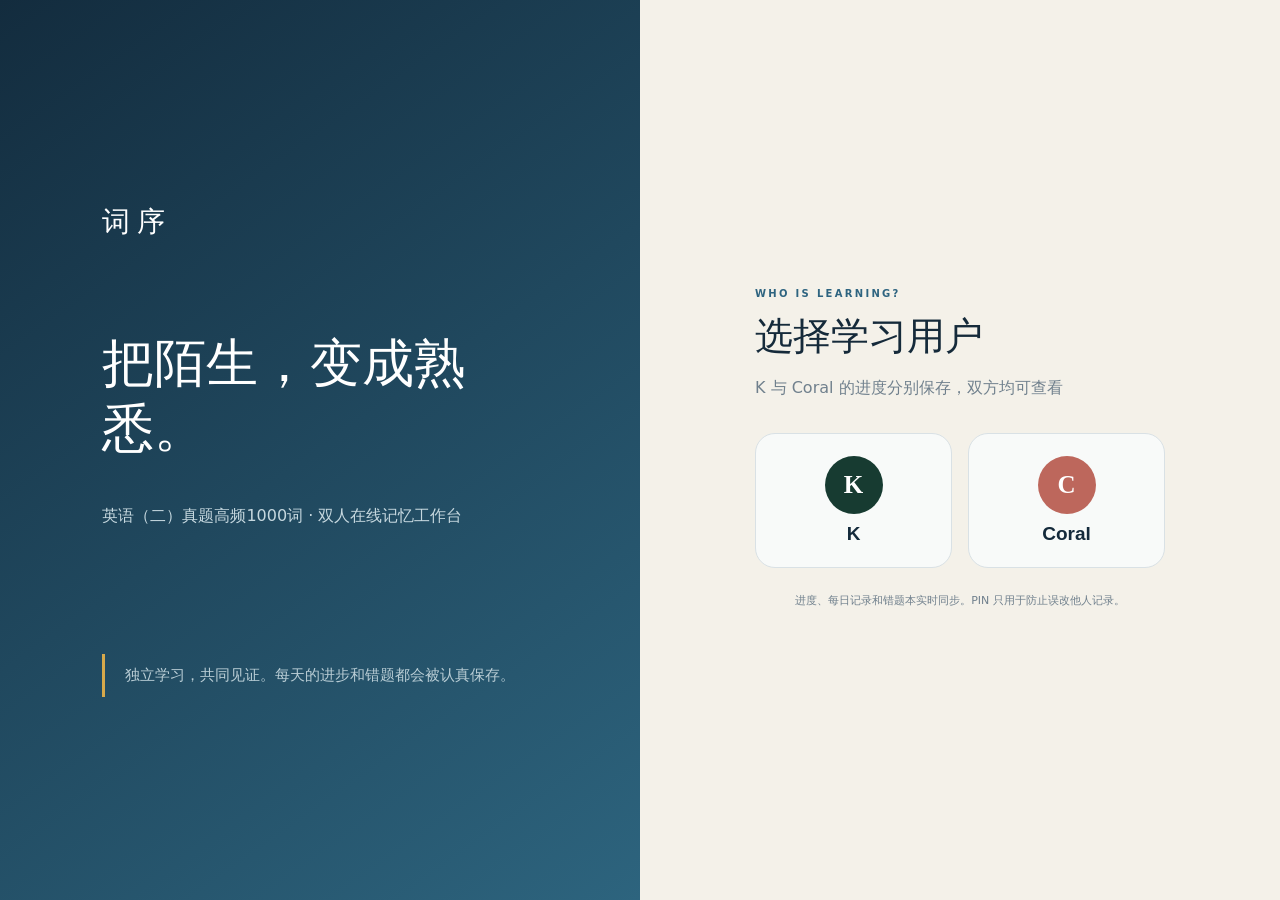
<file: index.html>
<!doctype html>
<html lang="zh-CN">
<head>
  <meta charset="UTF-8" />
  <meta name="viewport" content="width=device-width, initial-scale=1.0" />
  <meta name="theme-color" content="#142a3b" />
  <title>词序 · 英语二1000词工作台</title>
  <style>
:root{--ink:#152a3a;--muted:#70808d;--paper:#f4f1e9;--card:#fffdf8;--blue:#2e6480;--sky:#dcebf0;--gold:#d7a94b;--red:#bc665c;--green:#4f8a72;--line:#d7d9d3;--shadow:0 18px 55px rgba(21,42,58,.09)}
*{box-sizing:border-box}body{margin:0;background:var(--paper);color:var(--ink);font-family:Inter,"PingFang SC","Noto Sans SC",system-ui,sans-serif}.shell{display:grid;grid-template-columns:245px 1fr;min-height:100vh}.sidebar{position:sticky;top:0;height:100vh;background:#142a3b;color:#eef5f6;padding:34px 22px;display:flex;flex-direction:column}.brand{display:flex;align-items:center;gap:12px;margin-bottom:46px}.brand-mark{display:grid;place-items:center;width:40px;height:40px;border:1px solid #7494a5;border-radius:50%;font-family:serif;font-size:20px}.brand strong{display:block;font-family:serif;font-size:22px;letter-spacing:.15em}.brand small{color:#9cb1bd}nav{display:grid;gap:8px}nav button{border:0;background:transparent;color:#b9c9d1;text-align:left;padding:12px 15px;border-radius:10px;font-size:14px;cursor:pointer}nav button:hover,nav button.active{color:white;background:#26475c}.sidebar-foot{margin-top:auto;color:#90a7b4;font-size:11px}.sidebar-foot span{display:inline-block;width:7px;height:7px;background:#67b591;border-radius:50%;margin-right:8px}main{padding:42px 5vw 70px;max-width:1500px;width:100%}header{display:flex;justify-content:space-between;align-items:flex-end;margin-bottom:34px;border-bottom:1px solid var(--line);padding-bottom:22px}#eyebrow{font-size:10px;letter-spacing:.23em;color:var(--blue);font-weight:700;margin:0 0 7px}h1{font-family:"Songti SC",serif;font-weight:500;font-size:32px;margin:0}.date{font-family:serif;color:var(--muted)}.grid{display:grid;gap:18px}.stats{grid-template-columns:repeat(4,1fr)}.card{background:var(--card);border:1px solid rgba(21,42,58,.08);border-radius:17px;padding:24px;box-shadow:var(--shadow)}.stat-label{font-size:12px;color:var(--muted)}.stat-num{font:38px/1.2 Georgia,serif;margin:10px 0 4px}.stat-note{font-size:11px;color:var(--muted)}.progress{height:8px;background:#e6e4de;border-radius:99px;overflow:hidden}.progress i{display:block;height:100%;background:var(--blue);border-radius:inherit}.section-title{display:flex;justify-content:space-between;align-items:center;margin:28px 0 13px}.section-title h2{font-family:serif;font-size:20px;font-weight:500;margin:0}.btn{border:0;border-radius:10px;padding:11px 17px;font-weight:650;cursor:pointer}.primary{background:var(--ink);color:white}.secondary{background:var(--sky);color:var(--ink)}.ghost{background:transparent;border:1px solid var(--line);color:var(--ink)}.danger{background:#f5e3df;color:#8a4037}.hero{display:grid;grid-template-columns:1.45fr .8fr;gap:20px}.hero-main{background:linear-gradient(135deg,#163248,#2e6480);color:white}.hero-main p{color:#c2d5de;max-width:600px;line-height:1.75}.hero-main .btn{background:#f4ead4;color:#193044}.today-plan{display:flex;justify-content:space-between;align-items:center}.ring{width:120px;height:120px;border-radius:50%;display:grid;place-items:center;background:conic-gradient(var(--gold) var(--pct),#e8e3d8 0);position:relative}.ring:after{content:"";position:absolute;width:91px;height:91px;background:var(--card);border-radius:50%}.ring strong{z-index:1;font:24px Georgia,serif}.study{max-width:760px;margin:0 auto}.study-meta{display:flex;justify-content:space-between;color:var(--muted);font-size:12px;margin-bottom:12px}.word-card{min-height:390px;display:flex;flex-direction:column;align-items:center;justify-content:center;text-align:center;padding:45px}.word{font:54px Georgia,serif;letter-spacing:.015em}.pos{margin-top:9px;color:var(--blue);font-style:italic}.meaning{font-size:22px;line-height:1.7;max-width:610px}.masked{filter:blur(8px);user-select:none}.hint{margin-top:28px;color:var(--muted);font-size:12px}.actions{display:grid;grid-template-columns:1fr 1fr;gap:12px;margin-top:15px}.actions .btn{min-height:52px}.sure{background:var(--green);color:white}.unsure{background:var(--red);color:white}.options{display:grid;gap:12px;margin-top:25px;width:100%}.option{text-align:left;background:white;border:1px solid var(--line);padding:16px 18px;border-radius:12px;cursor:pointer;line-height:1.5}.option:hover{border-color:var(--blue);background:#f2f8fa}.option.correct{background:#e1f0e8;border-color:var(--green)}.option.wrong{background:#f5dfdc;border-color:var(--red)}.context{font:20px/1.8 Georgia,"Songti SC",serif;max-width:680px}.context b{color:var(--blue)}.mode-tabs{display:flex;gap:8px;flex-wrap:wrap;margin-bottom:15px}.mode-tabs button{border:1px solid var(--line);background:transparent;padding:8px 12px;border-radius:99px;cursor:pointer}.mode-tabs button.active{background:var(--ink);color:white}.table-wrap{overflow:auto;background:var(--card);border-radius:15px;border:1px solid var(--line)}table{border-collapse:collapse;width:100%;font-size:13px}th,td{padding:13px 15px;border-bottom:1px solid #e5e5df;text-align:left}th{position:sticky;top:0;background:#e8eff1;color:#365367}.tag{display:inline-block;border-radius:99px;padding:4px 9px;background:#e8eceb;font-size:11px}.tag.mastered{background:#dcece5;color:#2f7058}.tag.learning{background:#f2e7cc;color:#866524}.toolbar{display:flex;gap:10px;margin-bottom:15px}.toolbar input,.field{border:1px solid var(--line);border-radius:10px;background:white;padding:11px 13px;font:inherit}.toolbar input{flex:1}.empty{text-align:center;padding:70px 25px}.empty h2{font-family:serif;font-weight:500}.settings{max-width:760px}.setting-row{display:flex;justify-content:space-between;align-items:center;padding:19px 0;border-bottom:1px solid var(--line)}.setting-row p{margin:5px 0;color:var(--muted);font-size:12px}.modal-note{background:#fff6de;border-left:4px solid var(--gold);padding:14px 16px;line-height:1.6}.streak{display:flex;gap:8px}.daydot{width:30px;text-align:center;font-size:10px;color:var(--muted)}.daydot i{display:block;width:24px;height:24px;margin:0 auto 5px;border-radius:50%;background:#e4e2db}.daydot.done i{background:var(--green)}#toast{position:fixed;right:28px;bottom:28px;background:#142a3b;color:white;padding:12px 18px;border-radius:10px;opacity:0;transform:translateY(12px);transition:.25s;pointer-events:none}#toast.show{opacity:1;transform:none}
@media(max-width:900px){.shell{grid-template-columns:1fr}.sidebar{position:static;height:auto;padding:18px}.brand{margin:0 0 12px}.sidebar nav{grid-template-columns:repeat(3,1fr)}.sidebar-foot{display:none}main{padding:25px 18px}.stats{grid-template-columns:1fr 1fr}.hero{grid-template-columns:1fr}.word{font-size:42px}}
@media(max-width:540px){.sidebar nav{grid-template-columns:1fr 1fr}.stats{grid-template-columns:1fr}.actions{grid-template-columns:1fr}.word-card{min-height:350px;padding:28px 20px}header{align-items:flex-start}.date{font-size:12px}.today-plan{align-items:flex-start}.ring{width:92px;height:92px}.ring:after{width:70px;height:70px}}
.auth-screen{position:fixed;inset:0;z-index:50;background:#f4f1e9;display:grid;grid-template-columns:1fr 1fr}.auth-screen.hidden{display:none}.auth-art{background:linear-gradient(145deg,#132c3e,#2d647e);color:white;padding:10vh 8vw;display:flex;flex-direction:column;justify-content:center}.auth-logo{font:28px serif;letter-spacing:.25em;margin-bottom:10vh}.auth-art h2{font:52px/1.25 "Songti SC",serif;font-weight:400;margin:0 0 25px}.auth-art>p{color:#c6d8df;font-size:16px;line-height:1.8;max-width:520px}.auth-quote{margin-top:12vh;border-left:3px solid var(--gold);padding:8px 0 8px 20px;color:#b9cdd5;font:15px/1.8 serif;max-width:470px}.auth-panel{display:grid;place-items:center;padding:35px}.auth-box{width:min(410px,100%)}.auth-box .mini{font-size:10px;letter-spacing:.23em;color:var(--blue);font-weight:700}.auth-box h1{font-size:38px;margin:12px 0 8px}.auth-sub{color:var(--muted);margin-bottom:34px}.auth-box label{display:block;font-size:12px;font-weight:700;margin:18px 0}.auth-box input{display:block;width:100%;margin-top:8px;border:1px solid var(--line);background:white;border-radius:11px;padding:14px;font:inherit}.auth-submit{width:100%;margin-top:13px}.auth-switch{width:100%;border:0;background:transparent;color:var(--blue);padding:17px;cursor:pointer}.privacy{font-size:11px;color:var(--muted);line-height:1.7;text-align:center;margin-top:18px}#authError{min-height:20px;color:#a24740;font-size:12px}.userline{display:flex;justify-content:space-between;align-items:center;margin-bottom:12px;color:white}.userline button{border:0;background:transparent;color:#9fb5c0;cursor:pointer;font-size:11px}@media(max-width:760px){.auth-screen{grid-template-columns:1fr}.auth-art{display:none}.auth-panel{padding:24px}.auth-box h1{font-size:32px}}

.profile-list{display:grid;grid-template-columns:1fr 1fr;gap:16px;margin:24px 0}.profile-card{border:1px solid #d9e1e5;background:#f8faf9;border-radius:20px;padding:22px;display:flex;flex-direction:column;align-items:center;gap:9px;cursor:pointer;color:#142a3b}.profile-card.selected{border:2px solid #315f50;background:#edf5f1}.profile-card span{width:58px;height:58px;border-radius:50%;display:grid;place-items:center;background:#173b31;color:#fff;font:600 25px Georgia}.profile-card.coral span{background:#bd675c}.profile-card b{font-size:19px}.pin-area{margin-top:18px}.pin-area.hidden{display:none}.pin-area input{margin-top:8px;text-align:center;letter-spacing:8px;font-size:22px}.compare-grid{display:grid;grid-template-columns:1fr 1fr;gap:18px}.compare-card h2{display:flex;justify-content:space-between}.compare-k{border-top:4px solid #315f50}.compare-coral{border-top:4px solid #bd675c}.mini-stats{display:grid;grid-template-columns:repeat(3,1fr);gap:8px;margin:18px 0}.mini-stats div{background:#f5f7f6;border-radius:12px;padding:12px}.mini-stats b{display:block;font-size:24px}.history-table{overflow:auto}.empty-dash{color:#7a868b;padding:18px 0}.profile-tabs{display:flex;gap:8px;margin-bottom:16px}.profile-tabs button.active{background:#173b31;color:#fff}.sync-note{font-size:12px;color:#758087}@media(max-width:700px){.compare-grid{grid-template-columns:1fr}.profile-list{grid-template-columns:1fr 1fr}.mini-stats b{font-size:20px}}

</style>
</head>
<body>
  <section id="auth" class="auth-screen">
    <div class="auth-art"><div class="auth-logo">词序</div><h2>把陌生，变成熟悉。</h2><p>英语（二）真题高频1000词 · 双人在线记忆工作台</p><div class="auth-quote">独立学习，共同见证。每天的进步和错题都会被认真保存。</div></div>
    <div class="auth-panel"><div class="auth-box">
      <p class="mini">WHO IS LEARNING?</p><h1>选择学习用户</h1><p class="auth-sub">K 与 Coral 的进度分别保存，双方均可查看</p>
      <div class="profile-list"><button class="profile-card" data-profile="K"><span>K</span><b>K</b></button><button class="profile-card coral" data-profile="Coral"><span>C</span><b>Coral</b></button></div>
      <div id="pinArea" class="pin-area hidden"><label>请输入 <b id="pinName"></b> 的四位 PIN<input id="pinInput" type="password" inputmode="numeric" maxlength="4" placeholder="••••"></label><div id="authError"></div><button class="btn primary auth-submit" id="profileEnter">进入我的工作台</button></div>
      <p class="privacy">进度、每日记录和错题本实时同步。PIN 只用于防止误改他人记录。</p>
    </div></div>
  </section>
  <div class="shell">
    <aside class="sidebar">
      <div class="brand"><span class="brand-mark">序</span><div><strong>词序</strong><small>英语二 · 1000词</small></div></div>
      <nav id="nav">
        <button data-view="dashboard" class="active">我的总览</button>
        <button data-view="shared">双人进度</button>
        <button data-view="screening">第一轮筛查</button>
        <button data-view="daily">今日学习</button>
        <button data-view="review">复习队列</button>
        <button data-view="finaltest">第三阶段</button>
        <button data-view="wrongbook">双人错题本</button>
        <button data-view="library">全部单词</button>
        <button data-view="settings">设置与备份</button>
      </nav>
      <div class="sidebar-foot"><div class="userline"><b id="currentUser"></b><button id="logoutBtn">退出</button></div><span id="saveDot"></span>学习记录已同步到云端</div>
    </aside>
    <main>
      <header><div><p id="eyebrow">LEARNING DESK</p><h1 id="pageTitle">学习总览</h1></div><div class="date" id="today"></div></header>
      <section id="app" aria-live="polite"></section>
    </main>
  </div>
  <div id="toast"></div>
  <script>
(()=>{
 const nativeFetch=window.fetch.bind(window),BASE='https://mgihjvhpyfuuoyvxgnxd.supabase.co',KEY='sb_publishable_Lk8Yo4OcaGsrSlfJ_bUFWA_UIj1b2Ah',SESSION='cixu_online_session_v1';
 const headers=(extra={})=>({'apikey':KEY,'Authorization':'Bearer '+KEY,'Content-Type':'application/json',...extra});
 const response=(status,data)=>Promise.resolve(new Response(JSON.stringify(data),{status,headers:{'Content-Type':'application/json'}}));
 const cloud=async(name,body={})=>nativeFetch(BASE+'/rest/v1/rpc/'+name,{method:'POST',headers:headers(),body:JSON.stringify(body)});
 const current=()=>{try{return JSON.parse(sessionStorage.getItem(SESSION)||'null')}catch{return null}};
 window.fetch=async(input,opt={})=>{let url=typeof input==='string'?input:input.url;if(!url.startsWith('/api/'))return nativeFetch(input,opt);let path=url.split('?')[0],method=(opt.method||'GET').toUpperCase(),me=current();
  if(path==='/api/me')return me?response(200,{user:{id:me.profile,username:me.profile}}):response(401,{error:'请选择用户'});
  if(path==='/api/logout'){sessionStorage.removeItem(SESSION);return response(200,{ok:true})}
  if(path==='/api/public'){let r=await cloud('get_public_progress');let d=await r.json();return response(r.status,d)}
  if(path==='/api/select'){let b=JSON.parse(opt.body||'{}'),pub=await cloud('get_public_progress'),rows=await pub.json(),row=Array.isArray(rows)?rows.find(x=>x.profile_name===b.profile):null;if(!row)return response(404,{error:'用户不存在'});let verify=await cloud('save_progress',{p_profile:b.profile,p_pin:b.pin,p_progress:row.progress||{}});if(!verify.ok)return response(401,{error:'PIN不正确'});sessionStorage.setItem(SESSION,JSON.stringify({profile:b.profile,pin:b.pin}));return response(200,{user:{id:b.profile,username:b.profile}})}
  if(path==='/api/progress'){if(!me)return response(401,{error:'请重新选择用户'});if(method==='GET'){let r=await cloud('get_public_progress'),rows=await r.json(),row=Array.isArray(rows)?rows.find(x=>x.profile_name===me.profile):null;return response(row?200:404,{data:row?.progress||{}})}let progress=JSON.parse(opt.body||'{}'),r=await cloud('save_progress',{p_profile:me.profile,p_pin:me.pin,p_progress:progress}),d=await r.json();return response(r.status,d)}
  return response(404,{error:'接口不存在'});
 };
})();
</script>
<script>
window.WORDS = [
  {
    "word": "educate",
    "pos": "vt",
    "meaning": "vt. 教育, 培养, 训练",
    "count": 3,
    "bnc": 3663,
    "tags": "gk cet4 ky",
    "no": 1
  },
  {
    "word": "store",
    "pos": "n/vt/vi",
    "meaning": "n. 商店, 贮藏, 仓库, 备用品, 存储器；vt. 储存, 贮藏, 供给；vi. 贮藏；a. 贮藏的, 现成的；[计] 存储器操作; 存储",
    "count": 11,
    "bnc": 1583,
    "tags": "zk gk ielts",
    "no": 2
  },
  {
    "word": "register",
    "pos": "n/vt/vi",
    "meaning": "n. 寄存器, 记录, 登记簿, 注册；vt. 记录, 注册, 提示, 表达, 把...挂号；vi. 登记, 注册, 挂号；[计] 寄存器",
    "count": 3,
    "bnc": 2430,
    "tags": "gk cet4 cet6 ky toefl ielts",
    "no": 3
  },
  {
    "word": "possibility",
    "pos": "n",
    "meaning": "n. 可能性, 可能的事；[法] 可能性, 可能发生的事, 不确定权",
    "count": 8,
    "bnc": 1030,
    "tags": "gk cet4 cet6 ky",
    "no": 4
  },
  {
    "word": "virtually",
    "pos": "adv",
    "meaning": "adv. 事实上",
    "count": 4,
    "bnc": 2034,
    "tags": "cet4 cet6 ky toefl ielts",
    "no": 5
  },
  {
    "word": "reliable",
    "pos": "a",
    "meaning": "a. 可靠的, 可信赖的；[法] 可靠的, 可信赖的, 确实的",
    "count": 5,
    "bnc": 3271,
    "tags": "gk cet4 cet6 ky toefl ielts",
    "no": 6
  },
  {
    "word": "realize",
    "pos": "vt/vi",
    "meaning": "vt. 了解, 实现, 使显得逼真, 变卖；vi. 变卖",
    "count": 3,
    "bnc": 1603,
    "tags": "cet4 cet6 toefl",
    "no": 7
  },
  {
    "word": "emission",
    "pos": "n",
    "meaning": "n. 发射, 射出, 发行；[医] 发射, 遗精",
    "count": 7,
    "bnc": 3483,
    "tags": "cet6 toefl",
    "no": 8
  },
  {
    "word": "code",
    "pos": "n/vt",
    "meaning": "n. 代码, 密码, 法规, 法典；vt. 把...编码；[计] 代码",
    "count": 7,
    "bnc": 1469,
    "tags": "cet4 ky ielts gre",
    "no": 9
  },
  {
    "word": "practical",
    "pos": "a",
    "meaning": "a. 实际的, 现实的, 实用性的；[法] 事实上的, 实际上的, 接近...的",
    "count": 7,
    "bnc": 1259,
    "tags": "gk cet4 cet6 ky toefl ielts",
    "no": 10
  },
  {
    "word": "card",
    "pos": "n/vt",
    "meaning": "n. 卡片, 纸牌, 节目单, 明信片, 梳棉机；vt. 备置卡片, 记于卡片上, 梳理；[计] 卡片, 卡",
    "count": 6,
    "bnc": 1035,
    "tags": "zk gk ielts",
    "no": 11
  },
  {
    "word": "prospect",
    "pos": "n/vt/vi",
    "meaning": "n. 景色, 展望；vt. 勘探, 勘察；vi. 勘探, 有前途",
    "count": 9,
    "bnc": 1724,
    "tags": "cet4 cet6 ky toefl ielts gre",
    "no": 12
  },
  {
    "word": "flight",
    "pos": "n/vi/vt",
    "meaning": "n. 飞行, 射程, 逃走, 飞跃, 飞机航程, 班机, 迁徙, 飞逝；vi. 迁徙；vt. 射击(飞禽), 为(箭)装上羽毛, 使惊飞",
    "count": 9,
    "bnc": 1487,
    "tags": "gk ielts gre",
    "no": 13
  },
  {
    "word": "fake",
    "pos": "n/a/vt",
    "meaning": "n. 假货, 欺骗, 诡计；a. 假的；vt. 假造, 仿造；vi. 伪装",
    "count": 12,
    "bnc": 9663,
    "tags": "cet6 ky toefl ielts gre",
    "no": 14
  },
  {
    "word": "recruit",
    "pos": "n/vt/vi",
    "meaning": "n. 新兵, 新手, 新会员, 补给品；vt. 恢复, 补充, 充实, 征募；vi. 征募新兵, 复原, 得到补充",
    "count": 5,
    "bnc": 3496,
    "tags": "cet4 cet6 ky toefl ielts gre",
    "no": 15
  },
  {
    "word": "delay",
    "pos": "n/v",
    "meaning": "n. 耽搁, 迟滞；v. 耽搁, 延迟；[计] 延迟, 延时",
    "count": 3,
    "bnc": 2530,
    "tags": "gk cet4 cet6 ky toefl ielts",
    "no": 16
  },
  {
    "word": "neglect",
    "pos": "n/vt",
    "meaning": "n. 疏忽, 忽略, 漏做；vt. 疏忽, 忽视, 不顾",
    "count": 6,
    "bnc": 4477,
    "tags": "cet4 cet6 ky toefl ielts",
    "no": 17
  },
  {
    "word": "excessive",
    "pos": "a",
    "meaning": "a. 过度的, 过多的, 极端的；[法] 过度的, 过分的, 额外的",
    "count": 5,
    "bnc": 3952,
    "tags": "cet4 cet6 ky toefl",
    "no": 18
  },
  {
    "word": "romantic",
    "pos": "a",
    "meaning": "a. 浪漫的, 风流的, 传奇性的, 夸大的, 空想的, 浪漫派的",
    "count": 4,
    "bnc": 3436,
    "tags": "cet4 cet6 ky",
    "no": 19
  },
  {
    "word": "resist",
    "pos": "v/n",
    "meaning": "v. 抵抗, 耐得住, 抵制, 反抗；n. 防染材料",
    "count": 3,
    "bnc": 2415,
    "tags": "gk cet4 cet6 ky toefl",
    "no": 20
  },
  {
    "word": "tendency",
    "pos": "n",
    "meaning": "n. 趋向, 倾向；[医] 趋向, 趋势",
    "count": 6,
    "bnc": 2377,
    "tags": "gk cet4 cet6 ky toefl ielts",
    "no": 21
  },
  {
    "word": "ritual",
    "pos": "n/a",
    "meaning": "n. 仪式, 典礼, 宗教仪式；a. 仪式的, 依仪式进行的",
    "count": 4,
    "bnc": 4517,
    "tags": "cet6 ky toefl ielts gre",
    "no": 22
  },
  {
    "word": "sympathy",
    "pos": "n",
    "meaning": "n. 同情, 赞同, 怜悯, 慰问, 吊唁；[医] 交感[作用], 同感[作用], 感应, 同情",
    "count": 6,
    "bnc": 3089,
    "tags": "gk cet4 cet6 ky toefl",
    "no": 23
  },
  {
    "word": "portion",
    "pos": "n/vt",
    "meaning": "n. 部分, 一份, 命运, 嫁妆；vt. 分配, 给...嫁妆",
    "count": 3,
    "bnc": 4270,
    "tags": "cet4 cet6 ky toefl ielts",
    "no": 24
  },
  {
    "word": "eventually",
    "pos": "adv",
    "meaning": "adv. 最后, 终于",
    "count": 8,
    "bnc": 1089,
    "tags": "gk cet4 cet6 ky toefl ielts",
    "no": 25
  },
  {
    "word": "insurance",
    "pos": "n",
    "meaning": "n. 保险, 保险业, 保险费；[医] 保险",
    "count": 16,
    "bnc": 1347,
    "tags": "gk cet4 cet6 ky ielts",
    "no": 26
  },
  {
    "word": "glory",
    "pos": "n/vi",
    "meaning": "n. 光荣, 荣耀, 荣誉, 壮丽, 繁荣；vi. 自豪",
    "count": 3,
    "bnc": 3797,
    "tags": "gk cet4 cet6 ky",
    "no": 27
  },
  {
    "word": "ideology",
    "pos": "n",
    "meaning": "n. 思想体系, 意识形态, 观念学, 空论；[医] 观念学, 观念形态",
    "count": 3,
    "bnc": 3078,
    "tags": "cet6 ky toefl ielts gre",
    "no": 28
  },
  {
    "word": "influence",
    "pos": "n/vt",
    "meaning": "n. 影响力, 权力, 势力；vt. 影响, 改变",
    "count": 19,
    "bnc": 1061,
    "tags": "zk gk cet4 cet6 ky ielts",
    "no": 29
  },
  {
    "word": "balance",
    "pos": "n/vi/vt",
    "meaning": "n. 平衡, 差额；vi. 平衡, 相等；vt. 称, 权衡, 比较, 使平衡, 结算, 抵消",
    "count": 27,
    "bnc": 1176,
    "tags": "gk cet4 ky toefl ielts",
    "no": 30
  },
  {
    "word": "prejudice",
    "pos": "n/vt",
    "meaning": "n. 偏见, 成见, 侵害；vt. 使存偏见, 使有成见, 侵害",
    "count": 3,
    "bnc": 4112,
    "tags": "gk cet4 cet6 ky toefl ielts gre",
    "no": 31
  },
  {
    "word": "weather",
    "pos": "n/a/vt",
    "meaning": "n. 天气, 气象, 处境；a. 迎风的；vt. 使受风吹雨打, 侵蚀, 使风化, 经受住；vi. 风化, 受侵蚀, 经受风雨",
    "count": 7,
    "bnc": 1610,
    "tags": "zk gk toefl ielts gre",
    "no": 32
  },
  {
    "word": "shade",
    "pos": "n/vi/vt",
    "meaning": "n. 荫, 阴暗, 遮光物, 灯罩, 帘, 浓淡, 微量, 底纹；vi. 渐变；vt. 使阴暗, 使渐变, 遮蔽, 微减；[计] 底纹",
    "count": 4,
    "bnc": 3205,
    "tags": "gk cet4 cet6 ky toefl",
    "no": 33
  },
  {
    "word": "comprehensive",
    "pos": "a",
    "meaning": "a. 广泛的, 有理解力的, 综合的；[经] 广泛的, 综合的, 全面的",
    "count": 3,
    "bnc": 2442,
    "tags": "cet4 cet6 ky toefl gre",
    "no": 34
  },
  {
    "word": "escape",
    "pos": "n/vi/vt",
    "meaning": "n. 逃亡, 避难设备, 逃跑；vi. 逃脱, 避开, 溜走；vt. 逃避, 避免, 被...忘掉",
    "count": 5,
    "bnc": 1697,
    "tags": "gk cet4 cet6 ky toefl",
    "no": 35
  },
  {
    "word": "characteristic",
    "pos": "n/a",
    "meaning": "n. 特性, 特征, 特色；a. 特性的, 特有的, 有特色的；[计] 阶; 指数",
    "count": 3,
    "bnc": 1811,
    "tags": "gk cet4 cet6 ky toefl ielts gre",
    "no": 36
  },
  {
    "word": "burden",
    "pos": "n/vt",
    "meaning": "n. 负担, 重载, 担子, 责任；vt. 装货于, 烦扰, 使负担",
    "count": 10,
    "bnc": 2696,
    "tags": "gk cet4 cet6 ky toefl",
    "no": 37
  },
  {
    "word": "acquire",
    "pos": "vt",
    "meaning": "vt. 获得, 学到；[电] 目标锁定",
    "count": 4,
    "bnc": 1407,
    "tags": "gk cet4 cet6 ky toefl ielts",
    "no": 38
  },
  {
    "word": "expression",
    "pos": "n",
    "meaning": "n. 表达, 表现, 词语, 措辞；[计] 表达式",
    "count": 5,
    "bnc": 1139,
    "tags": "gk cet4 cet6 ky",
    "no": 39
  },
  {
    "word": "mechanism",
    "pos": "n",
    "meaning": "n. 机械, 机构, 结构, 机理, 技巧；[化] 机理; 历程; 机构",
    "count": 3,
    "bnc": 1869,
    "tags": "cet6 ky toefl ielts gre",
    "no": 40
  },
  {
    "word": "switch",
    "pos": "n/vt/vi",
    "meaning": "n. 开关, 电闸, 转换, 软枝, 鞭子, 道岔；vt. 转变, 切换, 摆动, 转换, 使转轨；vi. 转换, 变换, 摆动；[计] 开关; 翻转; 转移",
    "count": 9,
    "bnc": 1952,
    "tags": "gk cet4 cet6 ky toefl ielts",
    "no": 41
  },
  {
    "word": "engineering",
    "pos": "n",
    "meaning": "n. 工程学, 工程, 操纵；[化] 机器; 机器学",
    "count": 5,
    "bnc": 1815,
    "tags": "cet4 cet6 ky ielts",
    "no": 42
  },
  {
    "word": "perfect",
    "pos": "n/a/vt",
    "meaning": "n. 完成时；a. 完美的, 完好的, 理想的, 熟练的, 精确的, 完成式的；vt. 使完美, 修改, 使精通, 改善, 使熟练",
    "count": 7,
    "bnc": 1685,
    "tags": "zk gk toefl ielts",
    "no": 43
  },
  {
    "word": "assign",
    "pos": "vt",
    "meaning": "vt. 分配, 指派, 赋值；[计] 赋值",
    "count": 4,
    "bnc": 3876,
    "tags": "cet4 cet6 ky toefl ielts",
    "no": 44
  },
  {
    "word": "conservation",
    "pos": "n",
    "meaning": "n. 保护, 保存；[医] 保存",
    "count": 3,
    "bnc": 3076,
    "tags": "gk cet4 cet6 ky toefl ielts",
    "no": 45
  },
  {
    "word": "addition",
    "pos": "n",
    "meaning": "n. 加法, 增加的人(或物)；[计] 加法",
    "count": 5,
    "bnc": 2841,
    "tags": "gk cet4 cet6 ky ielts gre",
    "no": 46
  },
  {
    "word": "translate",
    "pos": "vt/vi",
    "meaning": "vt. 翻译, 解释, 转化, 转变为, 调动；vi. 翻译, 被译；[计] 转换",
    "count": 17,
    "bnc": 3281,
    "tags": "zk gk cet4 cet6 ky",
    "no": 47
  },
  {
    "word": "adequate",
    "pos": "a",
    "meaning": "a. 适当的, 足够的；[法] 胜任的, 适当的, 充分的",
    "count": 3,
    "bnc": 2398,
    "tags": "gk cet4 cet6 ky toefl ielts gre",
    "no": 48
  },
  {
    "word": "fortune",
    "pos": "n",
    "meaning": "n. 财富, 运气, 兴隆, 大量财产, 好运, 命运；[法] 命运, 财产, 大量财产",
    "count": 3,
    "bnc": 2626,
    "tags": "gk cet4 cet6 ky toefl",
    "no": 49
  },
  {
    "word": "revolution",
    "pos": "n",
    "meaning": "n. 革命, 大变革, 旋转, 转数, 循环；[化] 回转",
    "count": 6,
    "bnc": 1858,
    "tags": "gk cet4 cet6 ky toefl",
    "no": 50
  },
  {
    "word": "connection",
    "pos": "n",
    "meaning": "n. 连接, 关系, 前后关系；[计] 连接",
    "count": 7,
    "bnc": 1669,
    "tags": "gk cet4 cet6 ky toefl",
    "no": 51
  },
  {
    "word": "match",
    "pos": "n/vt/vi",
    "meaning": "n. 比赛, 火柴, 对手；vt. 使相配, 使比赛, 与...竞争；vi. 结婚, 相配；[计] 比较",
    "count": 7,
    "bnc": 1097,
    "tags": "zk gk toefl ielts",
    "no": 52
  },
  {
    "word": "brand",
    "pos": "n/vt",
    "meaning": "n. 商标, 牌子, 烙印；vt. 打烙印于",
    "count": 4,
    "bnc": 3387,
    "tags": "gk cet4 cet6 ky ielts gre",
    "no": 53
  },
  {
    "word": "imagination",
    "pos": "n",
    "meaning": "n. 想像, 听觉, 想像力；[医] 想像",
    "count": 5,
    "bnc": 2828,
    "tags": "cet4 cet6 ky",
    "no": 54
  },
  {
    "word": "necessity",
    "pos": "n",
    "meaning": "n. 需要, 必需品, 必然；[法] 必要性, 必然性, 必要",
    "count": 7,
    "bnc": 3374,
    "tags": "cet4 cet6 ky toefl",
    "no": 55
  },
  {
    "word": "virtue",
    "pos": "n",
    "meaning": "n. 德行, 美德, 优点, 功效, 效力；[法] 美德, 贞操, 优点",
    "count": 6,
    "bnc": 2960,
    "tags": "gk cet4 cet6 ky toefl",
    "no": 56
  },
  {
    "word": "farm",
    "pos": "n/vt/vi",
    "meaning": "n. 农场, 农田；vt. 耕种；vi. 种田",
    "count": 19,
    "bnc": 1167,
    "tags": "zk gk ielts",
    "no": 57
  },
  {
    "word": "desperate",
    "pos": "a",
    "meaning": "a. 不顾一切的, 危急的, 令人绝望的, 极渴望的",
    "count": 7,
    "bnc": 2935,
    "tags": "gk cet4 cet6 ky toefl ielts gre",
    "no": 58
  },
  {
    "word": "correct",
    "pos": "a/vt",
    "meaning": "a. 正确的, 合适的；vt. 改正, 订正",
    "count": 3,
    "bnc": 1580,
    "tags": "zk gk cet4 ky toefl",
    "no": 59
  },
  {
    "word": "vice",
    "pos": "n/vt/prep",
    "meaning": "n. 恶习, 恶行, 罪恶, 堕落, 缺陷, 恶癖, 老虎钳；vt. 钳住；prep. 代替",
    "count": 4,
    "bnc": 7210,
    "tags": "gk cet4 cet6 ky ielts",
    "no": 60
  },
  {
    "word": "assess",
    "pos": "vt",
    "meaning": "vt. 估定, 对...征税, 评定；[经] 估计, 估价, 确定(税款罚款等)的金额",
    "count": 4,
    "bnc": 1488,
    "tags": "gk cet4 cet6 ky toefl ielts gre",
    "no": 61
  },
  {
    "word": "global",
    "pos": "a",
    "meaning": "a. 通用的, 全球的, 球形的, 综合的, 普遍的；[计] 共用",
    "count": 12,
    "bnc": 2410,
    "tags": "cet4 cet6 ky toefl ielts",
    "no": 62
  },
  {
    "word": "petition",
    "pos": "n/v",
    "meaning": "n. 请愿, 诉状, 陈情书, 申请, 祈求, 祷文；v. 正式请求, 恳求, 请愿",
    "count": 3,
    "bnc": 4356,
    "tags": "cet6 ky toefl ielts gre",
    "no": 63
  },
  {
    "word": "western",
    "pos": "n/a",
    "meaning": "n. 西方人, 西部片, 西部小说；a. 向西方的, 来自西方的, 西方的, 西洋的, 西部的",
    "count": 6,
    "bnc": 1008,
    "tags": "zk gk ielts",
    "no": 64
  },
  {
    "word": "youth",
    "pos": "n",
    "meaning": "n. 年轻, 青年时代, 青年们, 青春；[法] 青年, 青年时期, 青春时期",
    "count": 3,
    "bnc": 1508,
    "tags": "gk cet4 cet6 ky ielts",
    "no": 65
  },
  {
    "word": "strategy",
    "pos": "n",
    "meaning": "n. 战略, 策略；[经] 战略, 策略",
    "count": 15,
    "bnc": 1127,
    "tags": "cet4 cet6 ky toefl ielts",
    "no": 66
  },
  {
    "word": "overall",
    "pos": "a/adv/n",
    "meaning": "a. 全部的, 全体的, 从头至尾的, 一切在内的；adv. 从头到尾, 总的说来；n. 罩衫, 工作服",
    "count": 12,
    "bnc": 1565,
    "tags": "cet4 cet6 ky toefl ielts",
    "no": 67
  },
  {
    "word": "interference",
    "pos": "n",
    "meaning": "n. 冲突, 干涉；[计] 干扰",
    "count": 3,
    "bnc": 4513,
    "tags": "cet4 cet6 ky toefl gre",
    "no": 68
  },
  {
    "word": "battery",
    "pos": "n",
    "meaning": "n. 电池, 殴打；[化] 蓄电池",
    "count": 3,
    "bnc": 3400,
    "tags": "gk cet4 cet6 ky toefl ielts",
    "no": 69
  },
  {
    "word": "blue",
    "pos": "n/a/vt",
    "meaning": "n. 蓝色；a. 蓝色的, 下流的, 忧郁的；vt. 染成蓝色；vi. 变蓝",
    "count": 3,
    "bnc": 1083,
    "tags": "gk gre",
    "no": 70
  },
  {
    "word": "automation",
    "pos": "n",
    "meaning": "n. 自动化, 自动操作；[计] 自动学; 自动化",
    "count": 6,
    "bnc": 10701,
    "tags": "cet4 cet6 ky ielts gre",
    "no": 71
  },
  {
    "word": "relative",
    "pos": "n/a",
    "meaning": "n. 亲戚, 关系词；a. 有关系的, 相对的, 比较的",
    "count": 3,
    "bnc": 2255,
    "tags": "gk cet4 cet6 ky",
    "no": 72
  },
  {
    "word": "pain",
    "pos": "n/vt/vi",
    "meaning": "n. 痛苦, 疼痛, 辛苦；vt. 使痛苦, 痛苦；vi. 作痛, 疼",
    "count": 3,
    "bnc": 1184,
    "tags": "gk cet4 cet6 ky",
    "no": 73
  },
  {
    "word": "partner",
    "pos": "n/vt/vi",
    "meaning": "n. 合伙人, 股东, 伙伴, 伴侣；vt. 与...合伙, 组成一对；vi. 做伙伴, 当助手",
    "count": 3,
    "bnc": 1144,
    "tags": "gk cet4 cet6 ky",
    "no": 74
  },
  {
    "word": "surprisingly",
    "pos": "adv",
    "meaning": "adv. 使人惊奇, 出人意外, 惊人, 令人惊讶",
    "count": 3,
    "bnc": 2953,
    "tags": "cet4 cet6",
    "no": 75
  },
  {
    "word": "psychological",
    "pos": "a",
    "meaning": "a. 心理学的, 精神上的, 心灵的；[法] 心理上的, 心理学的",
    "count": 8,
    "bnc": 2836,
    "tags": "cet4 cet6 ielts",
    "no": 76
  },
  {
    "word": "assemble",
    "pos": "vt/vi",
    "meaning": "vt. 集合, 收集, 装配；vi. 集合；[计] 汇编",
    "count": 4,
    "bnc": 3928,
    "tags": "cet4 cet6 ky toefl ielts gre",
    "no": 77
  },
  {
    "word": "expectation",
    "pos": "n",
    "meaning": "n. 期待, 指望, 展望；[化] 期望值",
    "count": 8,
    "bnc": 1970,
    "tags": "gk cet4 cet6 ky",
    "no": 78
  },
  {
    "word": "wage",
    "pos": "n/vt/vi",
    "meaning": "n. 工资, 报应, 报偿；vt. 开展, 进行；vi. 进行",
    "count": 9,
    "bnc": 1404,
    "tags": "gk cet4 cet6 ky toefl gre",
    "no": 79
  },
  {
    "word": "solution",
    "pos": "n",
    "meaning": "n. 解决, 解答, 溶液；[化] 溶液",
    "count": 15,
    "bnc": 1058,
    "tags": "cet4 cet6 ky toefl ielts",
    "no": 80
  },
  {
    "word": "household",
    "pos": "n/a",
    "meaning": "n. 一家人, 家庭, 家族, 王室；a. 家庭的, 家常的, 王室的",
    "count": 5,
    "bnc": 1644,
    "tags": "cet4 cet6 ky toefl",
    "no": 81
  },
  {
    "word": "satisfaction",
    "pos": "n",
    "meaning": "n. 满足, 满意, 快事, 赔偿, 赎罪, 报仇的机会；[经] 偿还, 赎回",
    "count": 3,
    "bnc": 2683,
    "tags": "gk cet4 cet6 ky toefl ielts",
    "no": 82
  },
  {
    "word": "fashion",
    "pos": "n/vt",
    "meaning": "n. 流行, 风尚, 时样；vt. 形成, 造, 作",
    "count": 8,
    "bnc": 1852,
    "tags": "cet4 cet6 ky toefl ielts",
    "no": 83
  },
  {
    "word": "purchase",
    "pos": "n/vt",
    "meaning": "n. 购买, 购买品, 紧握, 绞辘；vt. 购买, 赢得, 努力取得, 用滑轮起(锚等)",
    "count": 15,
    "bnc": 2257,
    "tags": "gk cet4 cet6 ky toefl gre",
    "no": 84
  },
  {
    "word": "largely",
    "pos": "adv",
    "meaning": "adv. 大量地, 很多地, 大半地",
    "count": 8,
    "bnc": 1323,
    "tags": "cet4 cet6 ky toefl",
    "no": 85
  },
  {
    "word": "electricity",
    "pos": "n",
    "meaning": "n. 电, 电流, 电学, 热情, 电力供应；[化] 电学; 电",
    "count": 3,
    "bnc": 2296,
    "tags": "gk cet4 cet6 ky ielts",
    "no": 86
  },
  {
    "word": "spirit",
    "pos": "n/vt",
    "meaning": "n. 精神, 心灵, 灵魂, 态度, 志气, 人格, 情绪, 心情, 烈酒；vt. 诱拐, 鼓励, 鼓舞",
    "count": 5,
    "bnc": 1189,
    "tags": "zk gk cet4 cet6 ky toefl",
    "no": 87
  },
  {
    "word": "permission",
    "pos": "n",
    "meaning": "n. 许可, 允许；[计] 许可, 认可",
    "count": 3,
    "bnc": 2468,
    "tags": "gk cet4 cet6 ky toefl",
    "no": 88
  },
  {
    "word": "speed",
    "pos": "n/vi/vt",
    "meaning": "n. 速率, 速度, 迅速；vi. 加速, 超速, 快进；vt. 快速传送, 促进, 使加速；[计] 中央处理机速度设置程序",
    "count": 6,
    "bnc": 1245,
    "tags": "zk gk cet4 cet6 ky ielts",
    "no": 89
  },
  {
    "word": "interact",
    "pos": "vi/n",
    "meaning": "vi. 互相影响, 交互作用；n. 幕间剧, 幕间休息",
    "count": 4,
    "bnc": 6221,
    "tags": "cet6 ky toefl ielts",
    "no": 90
  },
  {
    "word": "medical",
    "pos": "n/a",
    "meaning": "n. 医生, 体格检查；a. 医学的, 内科的, 药的",
    "count": 10,
    "bnc": 1068,
    "tags": "zk gk cet4 cet6 ky ielts",
    "no": 91
  },
  {
    "word": "train",
    "pos": "n/vt/vi",
    "meaning": "n. 火车, 列车, 行列, 长队, 一连串的后果, 顺序；vt. 训练, 教育, 对准；vi. 受训练, 锻炼",
    "count": 9,
    "bnc": 1186,
    "tags": "zk gk ielts",
    "no": 92
  },
  {
    "word": "reality",
    "pos": "n",
    "meaning": "n. 实在, 事实, 实体, 逼真；[法] 现实, 实在存在的事物, 实在性",
    "count": 6,
    "bnc": 1299,
    "tags": "gk cet4 cet6 ky",
    "no": 93
  },
  {
    "word": "favour",
    "pos": "n/vt",
    "meaning": "n. 好感, 偏爱, 喜爱, 相信, 庇护, 赞同, 支持, 信赖, 善行, 恩惠, 徽章, 礼物；vt. 赞成, 帮助, 支持, 喜爱, 偏袒, 关切, 赐与, 给与, 有利于, 有…",
    "count": 3,
    "bnc": 2781,
    "tags": "gk cet4 cet6 ielts",
    "no": 94
  },
  {
    "word": "spring",
    "pos": "n/a/vi",
    "meaning": "n. 春天, 弹簧, 跳跃, 弹性, 活力, 泉, 源泉；a. 春天的；vi. 跳, 弹跳, 涌出, 生长, 裂开, 高耸；vt. 使跳起, 使爆炸, 突然提出",
    "count": 4,
    "bnc": 1503,
    "tags": "zk gk toefl ielts",
    "no": 95
  },
  {
    "word": "warn",
    "pos": "vt/vi",
    "meaning": "vt. 警告, 提醒, 通知；vi. 发出警告",
    "count": 6,
    "bnc": 1512,
    "tags": "zk cet4 cet6 ky toefl",
    "no": 96
  },
  {
    "word": "cite",
    "pos": "vt",
    "meaning": "vt. 引用, 引证, 表彰；[建] 引证, 指引",
    "count": 6,
    "bnc": 2993,
    "tags": "cet6 ky toefl ielts gre",
    "no": 97
  },
  {
    "word": "criticize",
    "pos": "v",
    "meaning": "v. 批评, 吹毛求疵, 非难",
    "count": 3,
    "bnc": 4040,
    "tags": "cet4 cet6 ky",
    "no": 98
  },
  {
    "word": "unlike",
    "pos": "a/prep",
    "meaning": "a. 不像的, 不同的；prep. 不像, 和...不同",
    "count": 4,
    "bnc": 2194,
    "tags": "gk cet4 cet6 ky",
    "no": 99
  },
  {
    "word": "truth",
    "pos": "n",
    "meaning": "n. 事实, 实情；[法] 真实, 真相, 事实",
    "count": 3,
    "bnc": 1152,
    "tags": "zk gk cet4 cet6 ky toefl",
    "no": 100
  },
  {
    "word": "responsible",
    "pos": "a",
    "meaning": "a. 有责任的, 负责的, 责任重大的；[法] 应负责任的, 有责任的, 能履行责任的",
    "count": 8,
    "bnc": 1054,
    "tags": "cet4 cet6 ky toefl",
    "no": 101
  },
  {
    "word": "lower",
    "pos": "a/vi/vt",
    "meaning": "a. 低的, 下级的, 下层的；vi. 降低, 跌落, 减弱；vt. 放下, 降下, 减弱, 贬低",
    "count": 3,
    "bnc": 2932,
    "tags": "cet4 ky",
    "no": 102
  },
  {
    "word": "separate",
    "pos": "n/a/vi",
    "meaning": "n. 独立件, 抽印本；a. 分开的, 各别的, 单独的, 分隔的；vi. 分开, 隔开, 分居；vt. 使分离, 使分开, 区分, 使分居",
    "count": 3,
    "bnc": 1256,
    "tags": "zk gk cet4 cet6 ky gre",
    "no": 103
  },
  {
    "word": "logical",
    "pos": "a",
    "meaning": "a. 合乎逻辑的, 合理的；[法] 逻辑的, 符合逻辑的",
    "count": 3,
    "bnc": 3188,
    "tags": "cet4 cet6 ky toefl",
    "no": 104
  },
  {
    "word": "transform",
    "pos": "vt/vi",
    "meaning": "vt. 使转换, 改变, 改造, 使...变形；vi. 改变, 转化, 变换；[计] 变换",
    "count": 3,
    "bnc": 2693,
    "tags": "gk cet4 cet6 ky toefl ielts",
    "no": 105
  },
  {
    "word": "roughly",
    "pos": "adv",
    "meaning": "adv. 概略地, 粗糙地, 粗暴地",
    "count": 6,
    "bnc": 3181,
    "tags": "cet4 cet6 ky toefl",
    "no": 106
  },
  {
    "word": "ethics",
    "pos": "n",
    "meaning": "n. 道德规范；[医] 伦理学",
    "count": 9,
    "bnc": 6077,
    "tags": "cet6 toefl gre",
    "no": 107
  },
  {
    "word": "subtitle",
    "pos": "n",
    "meaning": "n. 副标题",
    "count": 4,
    "bnc": 19648,
    "tags": "ielts",
    "no": 108
  },
  {
    "word": "shore",
    "pos": "n/vt",
    "meaning": "n. 海岸, 海滨, 斜撑柱；vt. 把...送上岸, 支撑, 支持",
    "count": 3,
    "bnc": 3519,
    "tags": "gk cet4 cet6 ky toefl",
    "no": 109
  },
  {
    "word": "temporary",
    "pos": "a/n",
    "meaning": "a. 暂时的, 临时的；n. 临时工, 临时雇员；[计] 临时",
    "count": 3,
    "bnc": 2302,
    "tags": "gk cet4 cet6 ky toefl ielts",
    "no": 110
  },
  {
    "word": "credit",
    "pos": "n/vt",
    "meaning": "n. 信用, 信任, 荣誉, 贷款, 学分；vt. 归功于, 赞颂, 信任, 相信；[计] 信用量",
    "count": 3,
    "bnc": 1262,
    "tags": "gk toefl ielts gre",
    "no": 111
  },
  {
    "word": "rigid",
    "pos": "a",
    "meaning": "a. 坚硬的, 刚性的, 严格的, 精密的, 刻板的",
    "count": 4,
    "bnc": 4475,
    "tags": "gk cet4 cet6 ky toefl ielts gre",
    "no": 112
  },
  {
    "word": "scientist",
    "pos": "n",
    "meaning": "n. 科学家；[医] 科学家",
    "count": 13,
    "bnc": 1684,
    "tags": "zk gk cet4 cet6 ky",
    "no": 113
  },
  {
    "word": "recommend",
    "pos": "vt",
    "meaning": "vt. 推荐, 介绍, 劝告, 使受欢迎, 托付；[经] 建议, 推荐",
    "count": 7,
    "bnc": 1578,
    "tags": "gk cet4 cet6 ky toefl",
    "no": 114
  },
  {
    "word": "opposition",
    "pos": "n",
    "meaning": "n. 反对, 敌对, 相反, 在野党；[医] 对生, 对向, 反抗, 反对症",
    "count": 6,
    "bnc": 1088,
    "tags": "toefl",
    "no": 115
  },
  {
    "word": "frustrate",
    "pos": "vt/a",
    "meaning": "vt. 挫败, 击败, 破坏；a. 无益的, 挫败的, 挫折的",
    "count": 5,
    "bnc": 7553,
    "tags": "cet4 cet6 ky toefl ielts gre",
    "no": 116
  },
  {
    "word": "inner",
    "pos": "a/n",
    "meaning": "a. 内部的, 内心的；n. 内部",
    "count": 3,
    "bnc": 2014,
    "tags": "cet4 cet6 ky toefl",
    "no": 117
  },
  {
    "word": "deficiency",
    "pos": "n",
    "meaning": "n. 缺乏, 不足；[医] 缺乏, 不足",
    "count": 4,
    "bnc": 5386,
    "tags": "cet6 ky toefl ielts gre",
    "no": 118
  },
  {
    "word": "stuff",
    "pos": "n/vt/vi",
    "meaning": "n. 原料, 要素, 东西, 材料, 素质, 织品, 废物, 废话；vt. 装填；vi. 狼吞虎咽",
    "count": 6,
    "bnc": 1375,
    "tags": "cet4 cet6 ky ielts",
    "no": 119
  },
  {
    "word": "sensitive",
    "pos": "a",
    "meaning": "a. 敏感的, 易感的, 灵敏的, 感光的；[机] 敏感的, 灵敏的, 感度高的",
    "count": 9,
    "bnc": 2372,
    "tags": "gk cet4 cet6 ky toefl ielts gre",
    "no": 120
  },
  {
    "word": "boring",
    "pos": "a",
    "meaning": "a. 烦人的, 无聊的, 无趣的；[机] 成孔期, 搪孔",
    "count": 3,
    "bnc": 4124,
    "tags": "zk gk toefl gre",
    "no": 121
  },
  {
    "word": "adapt",
    "pos": "vt/vi",
    "meaning": "vt. 使适应, 改编；vi. 适应",
    "count": 8,
    "bnc": 2816,
    "tags": "gk cet4 cet6 ky toefl ielts gre",
    "no": 122
  },
  {
    "word": "manufacturer",
    "pos": "n",
    "meaning": "n. 制造业者, 厂商；[经] 制造人, 制造商, 制造厂",
    "count": 8,
    "bnc": 2016,
    "tags": "cet4 cet6",
    "no": 123
  },
  {
    "word": "curiosity",
    "pos": "n",
    "meaning": "n. 好奇心, 新奇的事物, 珍品",
    "count": 8,
    "bnc": 5059,
    "tags": "cet4 cet6 ky toefl",
    "no": 124
  },
  {
    "word": "stress",
    "pos": "n/vt",
    "meaning": "n. 压力, 紧迫, 强调, 重音, 重点, 应力；vt. 加压力于, 着重, 重读",
    "count": 12,
    "bnc": 2093,
    "tags": "gk cet4 cet6 ky toefl ielts",
    "no": 125
  },
  {
    "word": "imply",
    "pos": "vt",
    "meaning": "vt. 暗示, 意味；[计] 隐含",
    "count": 10,
    "bnc": 1675,
    "tags": "cet4 cet6 ky toefl",
    "no": 126
  },
  {
    "word": "program",
    "pos": "n/vt/vi",
    "meaning": "n. 节目, 节目单, 程序, 纲要, 大纲, 计划；vt. 规划, 拟...计划；vi. 安排节目, 编程序；[计] 程序",
    "count": 11,
    "bnc": 1660,
    "tags": "cet4 cet6 ielts",
    "no": 127
  },
  {
    "word": "weaken",
    "pos": "vt/vi",
    "meaning": "vt. 削弱, 减弱, 使虚弱；vi. 变弱, 变软弱",
    "count": 4,
    "bnc": 4459,
    "tags": "cet4 cet6",
    "no": 128
  },
  {
    "word": "pack",
    "pos": "n/vt/vi",
    "meaning": "n. 包裹, 一伙, 一副, 背包, 包装；vt. 包装, 捆扎, 塞满, 压紧, 挑选；vi. 包装货物, 挤, 群集, 被包装；[计] 压缩",
    "count": 6,
    "bnc": 2523,
    "tags": "gk cet4 ky toefl gre",
    "no": 129
  },
  {
    "word": "divide",
    "pos": "vi/vt/n",
    "meaning": "vi. 分开, 分配, 分裂；vt. 分, 分开, 分裂, 除；n. 分配, 分水岭；[计] 除",
    "count": 9,
    "bnc": 1544,
    "tags": "zk gk cet4 ky toefl",
    "no": 130
  },
  {
    "word": "launch",
    "pos": "n/vt/vi",
    "meaning": "n. 下水, 汽艇, 发射；vt. 使下水, 发射, 发动；vi. 起飞, 下水, 投入, 开始",
    "count": 5,
    "bnc": 1427,
    "tags": "cet4 cet6 ky toefl ielts",
    "no": 131
  },
  {
    "word": "bite",
    "pos": "n/v",
    "meaning": "n. 咬, 一口；v. 咬, 刺痛, 穿透",
    "count": 10,
    "bnc": 3294,
    "tags": "gk cet4 ky toefl ielts",
    "no": 132
  },
  {
    "word": "agency",
    "pos": "n",
    "meaning": "n. 代理机构, 经销商, 中介；[化] 办事处",
    "count": 11,
    "bnc": 1036,
    "tags": "gk cet4 ky ielts",
    "no": 133
  },
  {
    "word": "barely",
    "pos": "adv",
    "meaning": "adv. 几乎不",
    "count": 3,
    "bnc": 3192,
    "tags": "cet4 cet6 ky toefl ielts",
    "no": 134
  },
  {
    "word": "homework",
    "pos": "n",
    "meaning": "n. 家庭作业, 家里做的工作；[经] 家庭作业",
    "count": 27,
    "bnc": 6447,
    "tags": "zk gk ielts",
    "no": 135
  },
  {
    "word": "achievement",
    "pos": "n",
    "meaning": "n. 完成, 成就, 功业",
    "count": 10,
    "bnc": 1978,
    "tags": "gk cet4 cet6 toefl ielts",
    "no": 136
  },
  {
    "word": "crisis",
    "pos": "n",
    "meaning": "n. 危机, 危险期, 紧要关头；[医] 危象; 骤退, 临界, 极期",
    "count": 18,
    "bnc": 1467,
    "tags": "cet4 cet6 ky ielts",
    "no": 137
  },
  {
    "word": "license",
    "pos": "n/vt",
    "meaning": "n. 执照, 许可证, 特许；vt. 许可, 特许",
    "count": 6,
    "bnc": 6660,
    "tags": "zk gk cet4 cet6 ky gre",
    "no": 138
  },
  {
    "word": "smell",
    "pos": "n/vt/vi",
    "meaning": "n. 味道, 气味, 嗅觉, 嗅, 臭味, 气息；vt. 闻, 探出, 察觉, 发出...的气味；vi. 嗅, 散发气味, 发臭",
    "count": 3,
    "bnc": 2651,
    "tags": "zk gk toefl",
    "no": 139
  },
  {
    "word": "wile",
    "pos": "n/vt",
    "meaning": "n. 诡计, 狡猾；vt. 引诱, 诱骗, 消遣",
    "count": 4,
    "bnc": 19922,
    "tags": "gre",
    "no": 140
  },
  {
    "word": "aside",
    "pos": "n/adv",
    "meaning": "n. 小声说的话, 旁白；adv. 在一边, 离开, 另外",
    "count": 5,
    "bnc": 2376,
    "tags": "gk cet4 ky",
    "no": 141
  },
  {
    "word": "worthy",
    "pos": "n/a",
    "meaning": "n. 杰出人物；a. 有价值的, 可敬的, 值得的",
    "count": 3,
    "bnc": 4663,
    "tags": "gk cet4 cet6 ky toefl",
    "no": 142
  },
  {
    "word": "identity",
    "pos": "n",
    "meaning": "n. 身份, 相同, 一致, 特性, 恒等式；[计] (打)标记, 标识",
    "count": 11,
    "bnc": 2061,
    "tags": "gk cet4 ky toefl ielts",
    "no": 143
  },
  {
    "word": "assessment",
    "pos": "n",
    "meaning": "n. 评估, 估定, 评定的款额；[化] 评估",
    "count": 4,
    "bnc": 1249,
    "tags": "gk cet6 toefl ielts gre",
    "no": 144
  },
  {
    "word": "differ",
    "pos": "vi",
    "meaning": "vi. 不一致, 不同；[机] 差异, 不同",
    "count": 4,
    "bnc": 2552,
    "tags": "gk cet4 cet6 ky ielts",
    "no": 145
  },
  {
    "word": "currently",
    "pos": "adv",
    "meaning": "adv. 现在, 当前, 一般, 普通；[计] 当前",
    "count": 3,
    "bnc": 1361,
    "tags": "cet6 toefl",
    "no": 146
  },
  {
    "word": "define",
    "pos": "vt",
    "meaning": "vt. 定义, 规定, 使明确；[计] 定义",
    "count": 21,
    "bnc": 1053,
    "tags": "cet4 cet6 ky",
    "no": 147
  },
  {
    "word": "experiment",
    "pos": "n/vi",
    "meaning": "n. 实验, 试验, 实验仪器；vi. 实验, 尝试",
    "count": 14,
    "bnc": 1651,
    "tags": "zk gk cet4 cet6 ky ielts",
    "no": 148
  },
  {
    "word": "funny",
    "pos": "a/n",
    "meaning": "a. 好笑的, 有趣的, 滑稽的；n. 滑稽人物",
    "count": 4,
    "bnc": 1942,
    "tags": "zk gk cet4 ky",
    "no": 149
  },
  {
    "word": "predict",
    "pos": "v",
    "meaning": "v. 预知, 预言, 预报",
    "count": 9,
    "bnc": 2288,
    "tags": "gk cet4 cet6 ky toefl",
    "no": 150
  },
  {
    "word": "false",
    "pos": "a/adv",
    "meaning": "a. 错误的, 虚伪的, 假的, 不老实的；adv. 不准确地, 欺诈地",
    "count": 3,
    "bnc": 2370,
    "tags": "gk cet4 cet6 ky",
    "no": 151
  },
  {
    "word": "conflict",
    "pos": "n/vi",
    "meaning": "n. 战斗, 冲突, 矛盾, 争执；vi. 争执, 战斗, 冲突, 抵触；[计] 冲突",
    "count": 7,
    "bnc": 1364,
    "tags": "gk cet4 cet6 ky toefl ielts gre",
    "no": 152
  },
  {
    "word": "weigh",
    "pos": "vt/vi/n",
    "meaning": "vt. 称...重量, 衡量, 把...压弯, 考虑, 权衡, 起锚；vi. 称分量, 有意义, 重压, 起锚；n. 过秤, 称分量",
    "count": 13,
    "bnc": 3088,
    "tags": "zk gk cet4 cet6 ky",
    "no": 153
  },
  {
    "word": "surround",
    "pos": "vt/n",
    "meaning": "vt. 包围, 环绕, 围绕；n. 围绕物",
    "count": 3,
    "bnc": 1987,
    "tags": "gk cet4 cet6 ky",
    "no": 154
  },
  {
    "word": "climate",
    "pos": "n",
    "meaning": "n. 气候, 社会趋势, 气候区；[医] 气候",
    "count": 18,
    "bnc": 2643,
    "tags": "gk cet4 ky toefl",
    "no": 155
  },
  {
    "word": "loan",
    "pos": "n/v",
    "meaning": "n. 贷款, 借出；v. 借, 供应货款, 借给",
    "count": 3,
    "bnc": 1468,
    "tags": "cet4 cet6 ky toefl ielts",
    "no": 156
  },
  {
    "word": "doubt",
    "pos": "n/v",
    "meaning": "n. 怀疑, 疑惑；v. 怀疑, 不信",
    "count": 4,
    "bnc": 1183,
    "tags": "zk gk cet4 cet6 ky toefl",
    "no": 157
  },
  {
    "word": "belief",
    "pos": "n",
    "meaning": "n. 信念, 相信, 信仰",
    "count": 5,
    "bnc": 1291,
    "tags": "gk cet4 ky toefl",
    "no": 158
  },
  {
    "word": "wealth",
    "pos": "n",
    "meaning": "n. 财富, 资源, 财产, 丰富, 富裕, 大量；[经] 财富",
    "count": 6,
    "bnc": 2310,
    "tags": "zk gk cet4 cet6 ky ielts",
    "no": 159
  },
  {
    "word": "tolerant",
    "pos": "a",
    "meaning": "a. 宽容的, 容忍的, (对冷、热)能耐的；[医] 能耐受的",
    "count": 7,
    "bnc": 9488,
    "tags": "cet6 ky toefl",
    "no": 160
  },
  {
    "word": "meanwhile",
    "pos": "n/adv",
    "meaning": "n. 其时, 其间；adv. 同时, 于此时",
    "count": 5,
    "bnc": 1886,
    "tags": "gk cet4 cet6 ky",
    "no": 161
  },
  {
    "word": "center",
    "pos": "n/a/vt",
    "meaning": "n. 中心, 中心点, 中锋；a. 中央的, 位在正中的；vt. 集中, 定中心；vi. 居中；[计] 居中; 中央",
    "count": 11,
    "bnc": 8131,
    "tags": "ielts",
    "no": 162
  },
  {
    "word": "graduate",
    "pos": "n/a/vi",
    "meaning": "n. 毕业生, 量杯；a. 已得学位的, 研究生的, 毕业的；vi. 毕业, 得学位, 逐渐变为；vt. 准予...毕业, 授予...学位, 分等级, 刻刻度",
    "count": 15,
    "bnc": 3693,
    "tags": "gk cet4 cet6 ky toefl",
    "no": 163
  },
  {
    "word": "interview",
    "pos": "n/vt",
    "meaning": "n. 面谈, 访问, 接见, 面试；vt. 接见, 对...进行面谈(试)",
    "count": 4,
    "bnc": 1421,
    "tags": "zk gk cet4 cet6 ky ielts",
    "no": 164
  },
  {
    "word": "fresh",
    "pos": "a/adv/n",
    "meaning": "a. 新鲜的, 新奇的, 另外的, 淡的, 精神饱满的, 冒失的；adv. 最新地, 刚刚；n. 开始, 泛滥",
    "count": 8,
    "bnc": 1368,
    "tags": "zk gk cet4 cet6 ky",
    "no": 165
  },
  {
    "word": "fear",
    "pos": "n/v",
    "meaning": "n. 恐怖, 害怕, 担心；v. 害怕, 恐惧, 为...担心, 敬畏",
    "count": 19,
    "bnc": 1066,
    "tags": "zk gk cet4 cet6 ky",
    "no": 166
  },
  {
    "word": "disappointment",
    "pos": "n",
    "meaning": "n. 失望",
    "count": 3,
    "bnc": 3927,
    "tags": "gk toefl",
    "no": 167
  },
  {
    "word": "circle",
    "pos": "n/vt/vi",
    "meaning": "n. 圆周, 社交圈, 循环, 范围；vt. 围着, 环绕；vi. 盘旋, 循环",
    "count": 5,
    "bnc": 1832,
    "tags": "zk gk cet4 cet6 ky toefl ielts",
    "no": 168
  },
  {
    "word": "severely",
    "pos": "adv",
    "meaning": "adv. 严格, 尖锐, 严肃, 严重, 严厉, 朴素",
    "count": 3,
    "bnc": 3818,
    "tags": "cet4 cet6",
    "no": 169
  },
  {
    "word": "victory",
    "pos": "n",
    "meaning": "n. 胜利, 战胜, 克服",
    "count": 3,
    "bnc": 1514,
    "tags": "zk gk cet4 cet6 ky toefl",
    "no": 170
  },
  {
    "word": "imitate",
    "pos": "vt",
    "meaning": "vt. 模仿, 效法, 冒充, 仿造",
    "count": 4,
    "bnc": 7650,
    "tags": "cet4 cet6 ky toefl ielts",
    "no": 171
  },
  {
    "word": "bear",
    "pos": "n/vt/vi",
    "meaning": "n. 熊；vt. 忍受, 支承, 产生, 怀有, 通过卖空使跌价；vi. 忍受, 结果实, 压挤, 行进, 转向",
    "count": 8,
    "bnc": 1065,
    "tags": "gk toefl ielts",
    "no": 172
  },
  {
    "word": "adolescence",
    "pos": "n",
    "meaning": "n. 青春期；[医] 青年期, 青春期",
    "count": 8,
    "bnc": 8812,
    "tags": "gk ielts",
    "no": 173
  },
  {
    "word": "golf",
    "pos": "n/vi",
    "meaning": "n. 高尔夫球；vi. 打高尔夫球",
    "count": 3,
    "bnc": 2501,
    "tags": "gk cet4 cet6 ky ielts",
    "no": 174
  },
  {
    "word": "cultural",
    "pos": "a",
    "meaning": "a. 文化的, 教养的, 修养的；[医] 培养的",
    "count": 5,
    "bnc": 1472,
    "tags": "ielts",
    "no": 175
  },
  {
    "word": "mood",
    "pos": "n",
    "meaning": "n. 心情, 气氛, 生气, 基调；[医] 心境",
    "count": 3,
    "bnc": 2324,
    "tags": "cet4 cet6 ky toefl ielts",
    "no": 176
  },
  {
    "word": "delivery",
    "pos": "n",
    "meaning": "n. 递送, 交付, 分娩, 交货, 引渡；[化] 交货额",
    "count": 3,
    "bnc": 2169,
    "tags": "cet4 cet6 ky ielts",
    "no": 177
  },
  {
    "word": "extension",
    "pos": "n/a",
    "meaning": "n. 延长, 扩充, 范围, 扩展名；a. 伸缩的；[计] 扩展名, 扩充名",
    "count": 8,
    "bnc": 2123,
    "tags": "gk cet4 cet6 ky toefl ielts",
    "no": 178
  },
  {
    "word": "unhealthy",
    "pos": "a",
    "meaning": "a. 不健康的",
    "count": 5,
    "bnc": 11127,
    "tags": "gk ielts",
    "no": 179
  },
  {
    "word": "requirement",
    "pos": "n",
    "meaning": "n. 需求, 必要条件, 要求；[化] 要求; 合同要求",
    "count": 9,
    "bnc": 1078,
    "tags": "gk cet4 cet6 ky toefl ielts",
    "no": 180
  },
  {
    "word": "moreover",
    "pos": "adv",
    "meaning": "adv. 而且, 此外",
    "count": 4,
    "bnc": 2111,
    "tags": "cet4 cet6 ky ielts",
    "no": 181
  },
  {
    "word": "environmental",
    "pos": "a",
    "meaning": "a. 周围的, 环境的；[经] 环境的, 环保的",
    "count": 10,
    "bnc": 1193,
    "tags": "cet6 ielts",
    "no": 182
  },
  {
    "word": "depression",
    "pos": "n",
    "meaning": "n. 不景气, 消沉, 沮丧, 洼地；[医] 抑郁[症], 阻抑, 压低, 凹, 窝, 衰退, 俯角",
    "count": 5,
    "bnc": 3114,
    "tags": "cet4 cet6 ky toefl ielts gre",
    "no": 183
  },
  {
    "word": "gallery",
    "pos": "n",
    "meaning": "n. 走廊, 最高楼座, 画廊, 收集, 图库；[计] 图库",
    "count": 6,
    "bnc": 1714,
    "tags": "gk cet4 cet6 ky toefl ielts",
    "no": 184
  },
  {
    "word": "consideration",
    "pos": "n",
    "meaning": "n. 考虑, 原因；[法] 考虑, 思考, 报酬",
    "count": 5,
    "bnc": 1248,
    "tags": "gk cet4 cet6 ky toefl",
    "no": 185
  },
  {
    "word": "historical",
    "pos": "a",
    "meaning": "a. 历史的, 史实的, 历史上的；[法] 历史性的",
    "count": 8,
    "bnc": 1689,
    "tags": "cet4 cet6 ky ielts",
    "no": 186
  },
  {
    "word": "protect",
    "pos": "vt",
    "meaning": "vt. 防卫, 保护, 警戒；[法] 庇护, 保护, 警戒",
    "count": 11,
    "bnc": 1151,
    "tags": "zk gk cet4 cet6 ky",
    "no": 187
  },
  {
    "word": "urban",
    "pos": "a",
    "meaning": "a. 都市的, 住在都市的, 习惯于都市的；[法] 城市的, 都市的, 市区的",
    "count": 7,
    "bnc": 1749,
    "tags": "gk cet4 cet6 ky toefl",
    "no": 188
  },
  {
    "word": "isolate",
    "pos": "vt/n",
    "meaning": "vt. 使隔离, 使孤立, 使绝缘；n. 隔离种群",
    "count": 3,
    "bnc": 3830,
    "tags": "cet4 cet6 ky toefl ielts gre",
    "no": 189
  },
  {
    "word": "stranger",
    "pos": "n",
    "meaning": "n. 陌生人, 门外汉；[法] 局外人, 非当事人, 第三者",
    "count": 5,
    "bnc": 3225,
    "tags": "zk gk cet4 cet6 ky",
    "no": 190
  },
  {
    "word": "commute",
    "pos": "vt/vi",
    "meaning": "vt. 交换, 折偿, 减轻；vi. 代偿, 经常乘车来往",
    "count": 4,
    "bnc": 11235,
    "tags": "cet6 ky toefl ielts gre",
    "no": 191
  },
  {
    "word": "outdated",
    "pos": "a",
    "meaning": "a. 旧式的, 落伍的, 过时的",
    "count": 4,
    "bnc": 13890,
    "tags": "toefl ielts",
    "no": 192
  },
  {
    "word": "painful",
    "pos": "a",
    "meaning": "a. 痛苦的, 困难的, 令人烦恼的；[医] 疼痛的",
    "count": 5,
    "bnc": 3638,
    "tags": "gk cet4 cet6 ky",
    "no": 193
  },
  {
    "word": "interrupt",
    "pos": "vt/vi/n",
    "meaning": "vt. 中断, 妨碍, 插嘴；vi. 打断；n. 中断；[计] 中断",
    "count": 3,
    "bnc": 3386,
    "tags": "gk cet4 cet6 ky toefl gre",
    "no": 194
  },
  {
    "word": "alongside",
    "pos": "adv/prep",
    "meaning": "adv. 在旁边, 靠拢着；prep. 在...旁边, 与...在一起",
    "count": 3,
    "bnc": 2737,
    "tags": "gk cet6 ky ielts",
    "no": 195
  },
  {
    "word": "fairly",
    "pos": "adv",
    "meaning": "adv. 美观地, 公平地, 相当地, 清楚地",
    "count": 6,
    "bnc": 1413,
    "tags": "gk cet4 cet6 ky toefl",
    "no": 196
  },
  {
    "word": "feed",
    "pos": "n/vt/vi",
    "meaning": "n. 饲料, 一餐, 饲养；vt. 喂, 饲养, 放牧, 靠...为生；vi. 吃东西, 用餐, 流入；[计] 送纸",
    "count": 5,
    "bnc": 1412,
    "tags": "zk gk cet4 cet6 ky toefl",
    "no": 197
  },
  {
    "word": "origin",
    "pos": "n",
    "meaning": "n. 起源, 起因, 出身, 开端；[计] 原点; 起始地址; 信件来源的相关数据",
    "count": 4,
    "bnc": 1898,
    "tags": "gk cet4 cet6 ky toefl ielts",
    "no": 198
  },
  {
    "word": "scale",
    "pos": "n/vt/vi",
    "meaning": "n. 刻度, 衡量, 比例, 比例尺, 数值范围, 等级, 规模, 天平, 秤, 鳞, 积垢；vt. 依比例决定, 攀登, 测量, 绘制, 刮鳞, 使生垢, 过秤；vi. 剥落, 生水…",
    "count": 11,
    "bnc": 1115,
    "tags": "cet4 cet6 ky toefl ielts gre",
    "no": 199
  },
  {
    "word": "revenue",
    "pos": "n",
    "meaning": "n. 收入, 岁入, 税收, 税务局；[经] 岁入, 税收, 税务局",
    "count": 6,
    "bnc": 1772,
    "tags": "cet4 cet6 ky toefl ielts gre",
    "no": 200
  },
  {
    "word": "chart",
    "pos": "n/vt",
    "meaning": "n. 图表, 海图；vt. 制成图表；[计] 图表",
    "count": 26,
    "bnc": 2961,
    "tags": "gk cet4 cet6 ky toefl ielts",
    "no": 201
  },
  {
    "word": "extremely",
    "pos": "adv",
    "meaning": "adv. 极端地, 非常地",
    "count": 3,
    "bnc": 1388,
    "tags": "gk cet4 cet6",
    "no": 202
  },
  {
    "word": "extend",
    "pos": "v",
    "meaning": "v. 扩充, 延伸, 伸展, 扩大；[计] 扩展",
    "count": 9,
    "bnc": 1023,
    "tags": "cet4 cet6 ky toefl ielts gre",
    "no": 203
  },
  {
    "word": "inside",
    "pos": "n/a/adv",
    "meaning": "n. 内部, 内脏, 内幕；a. 内部的, 秘密的, 户内的；adv. 在里面；prep. 在...之内",
    "count": 5,
    "bnc": 1301,
    "tags": "zk gk cet4 cet6 ky",
    "no": 204
  },
  {
    "word": "crash",
    "pos": "n/v/a",
    "meaning": "n. 哗啦声, 猛撞, 崩溃, 粗布；v. 撞碎, 破碎, (使)...坠毁；a. 速成的；[计] 崩溃",
    "count": 6,
    "bnc": 3197,
    "tags": "gk cet4 cet6 ky toefl ielts",
    "no": 205
  },
  {
    "word": "underestimate",
    "pos": "n/vt",
    "meaning": "n. 低估；vt. 低估, 看轻",
    "count": 5,
    "bnc": 6426,
    "tags": "cet6 ky toefl ielts",
    "no": 206
  },
  {
    "word": "belong",
    "pos": "vi",
    "meaning": "vi. 属于, 合适",
    "count": 3,
    "bnc": 1475,
    "tags": "gk cet4 ky toefl",
    "no": 207
  },
  {
    "word": "freedom",
    "pos": "n",
    "meaning": "n. 自由, 坦率, 特权；[法] 自由, 自主, 免除",
    "count": 5,
    "bnc": 1480,
    "tags": "gk cet4 cet6 ky ielts",
    "no": 208
  },
  {
    "word": "strength",
    "pos": "n",
    "meaning": "n. 力量, 实力, 强度, 浓度, 人数, 抵抗力；[化] 强度",
    "count": 3,
    "bnc": 1194,
    "tags": "gk cet4 cet6 ky toefl ielts",
    "no": 209
  },
  {
    "word": "realise",
    "pos": "vt",
    "meaning": "vt. 实现, 认识到, 体会到, 了解, 认清, 使显得逼真, 变卖财产为现钱",
    "count": 3,
    "bnc": 1018,
    "tags": "zk gk ky",
    "no": 210
  },
  {
    "word": "clock",
    "pos": "n/vt/vi",
    "meaning": "n. 时钟, 计时器, (袜子上的)绣花边花；vt. 绣花样, 记时, 记录；vi. 记录时间；[计] 时钟",
    "count": 3,
    "bnc": 2543,
    "tags": "zk gk cet4 ky ielts",
    "no": 211
  },
  {
    "word": "premium",
    "pos": "n",
    "meaning": "n. 额外补贴, 奖金, 奖赏, 保险费；[医] 保险费",
    "count": 6,
    "bnc": 3744,
    "tags": "cet6 ky toefl ielts gre",
    "no": 212
  },
  {
    "word": "painting",
    "pos": "n",
    "meaning": "n. 画, 绘画, 油漆；[化] 涂漆",
    "count": 6,
    "bnc": 1348,
    "tags": "gk cet4 cet6 ky toefl ielts",
    "no": 213
  },
  {
    "word": "vary",
    "pos": "vt/vi",
    "meaning": "vt. 改变, 使多样化；vi. 变化, 有不同, 违反",
    "count": 3,
    "bnc": 1510,
    "tags": "cet4 cet6 ky toefl ielts",
    "no": 214
  },
  {
    "word": "mayor",
    "pos": "n",
    "meaning": "n. 市长；[法] 市长",
    "count": 3,
    "bnc": 3215,
    "tags": "cet4 cet6 ky",
    "no": 215
  },
  {
    "word": "rapid",
    "pos": "a/n",
    "meaning": "a. 迅速的, 飞快的, 急促的, 陡的；n. 急流",
    "count": 6,
    "bnc": 2402,
    "tags": "zk gk cet4 cet6 ky ielts",
    "no": 216
  },
  {
    "word": "physician",
    "pos": "n",
    "meaning": "n. 医师, 内科医师, 解除痛苦者；[医] 主治医师",
    "count": 4,
    "bnc": 6142,
    "tags": "gk cet4 cet6 ky toefl ielts",
    "no": 217
  },
  {
    "word": "snap",
    "pos": "vt/vi/n",
    "meaning": "vt. 使突然中断, 猛咬, 争夺, 拉断, 使有啪啪声, 厉声说, 突然射击, 用快照拍摄；vi. 咬, 扑, 抓, 折断, 劈啪地响, 厉声说, 砰然关上；n. 猛咬, 猛扑, 劈…",
    "count": 7,
    "bnc": 2843,
    "tags": "cet4 cet6 ky toefl",
    "no": 218
  },
  {
    "word": "investigate",
    "pos": "v",
    "meaning": "v. 调查, 审查",
    "count": 3,
    "bnc": 1708,
    "tags": "cet4 cet6 ky toefl ielts gre",
    "no": 219
  },
  {
    "word": "cancer",
    "pos": "n",
    "meaning": "n. 癌, 恶性肿瘤；[医] 癌",
    "count": 3,
    "bnc": 1943,
    "tags": "zk cet4 cet6 ky",
    "no": 220
  },
  {
    "word": "meat",
    "pos": "n",
    "meaning": "n. 肉, 餐, 食物；[经] 肉类",
    "count": 9,
    "bnc": 2283,
    "tags": "zk gk ielts",
    "no": 221
  },
  {
    "word": "spread",
    "pos": "n/a/vt",
    "meaning": "n. 传播, 散布, 伸展；a. 双唇展开的, 伸展的；vt. 展开, 铺开, 传播, 推广, 伸出, 涂, 敷, 延伸；vi. 展开, 扩大, 传开, 延伸；[计] 展开",
    "count": 4,
    "bnc": 1575,
    "tags": "zk gk cet4 cet6 ky",
    "no": 222
  },
  {
    "word": "illustrate",
    "pos": "vt/vi",
    "meaning": "vt. 举例说明, 作图解, 阐明；vi. 举例说明",
    "count": 5,
    "bnc": 1676,
    "tags": "cet4 cet6 ky toefl ielts gre",
    "no": 223
  },
  {
    "word": "jury",
    "pos": "n/a",
    "meaning": "n. 陪审团, 评判委员会；a. 应急的",
    "count": 27,
    "bnc": 3055,
    "tags": "cet4 cet6 ky toefl ielts",
    "no": 224
  },
  {
    "word": "conclude",
    "pos": "vt/vi",
    "meaning": "vt. 结束, 作结论, 推断；vi. 结束, 推断",
    "count": 4,
    "bnc": 1687,
    "tags": "gk cet4 cet6 ky toefl",
    "no": 225
  },
  {
    "word": "additional",
    "pos": "a",
    "meaning": "a. 附加的, 另外的, 额外的；[机] 加添的, 附加的",
    "count": 6,
    "bnc": 1310,
    "tags": "cet4 cet6 ky toefl ielts",
    "no": 226
  },
  {
    "word": "highlight",
    "pos": "n/vt",
    "meaning": "n. 加亮区, 精彩场面；vt. 加亮, 使显著, 以强光照射, 突出；[计] 突出",
    "count": 8,
    "bnc": 2853,
    "tags": "cet4 cet6 ky toefl ielts",
    "no": 227
  },
  {
    "word": "internal",
    "pos": "a",
    "meaning": "a. 内在的, 国内的；[医] 内的, 内部的",
    "count": 3,
    "bnc": 1418,
    "tags": "cet4 cet6 ky toefl ielts",
    "no": 228
  },
  {
    "word": "foster",
    "pos": "a/vt",
    "meaning": "a. 收养的, 养育的；vt. 养育, 抚育, 培养, 鼓励, 抱(希望)",
    "count": 5,
    "bnc": 5618,
    "tags": "cet6 ky toefl ielts gre",
    "no": 229
  },
  {
    "word": "hardly",
    "pos": "adv",
    "meaning": "adv. 刚刚, 几乎不, 勉强是",
    "count": 7,
    "bnc": 1135,
    "tags": "zk gk cet4 cet6 ky toefl",
    "no": 230
  },
  {
    "word": "creative",
    "pos": "a",
    "meaning": "a. 有创造力的, 创作的, 产生的",
    "count": 7,
    "bnc": 3029,
    "tags": "cet4 cet6 ky",
    "no": 231
  },
  {
    "word": "native",
    "pos": "n/a",
    "meaning": "n. 本地人, 土产, 当地人；a. 本国的, 与生俱来的, 自然的",
    "count": 4,
    "bnc": 3140,
    "tags": "gk cet4 cet6 ky ielts",
    "no": 232
  },
  {
    "word": "electric",
    "pos": "a",
    "meaning": "a. 电的, 导电的, 电动的；[医] 电的",
    "count": 4,
    "bnc": 2469,
    "tags": "zk gk cet4 cet6 ky",
    "no": 233
  },
  {
    "word": "primary",
    "pos": "n/a",
    "meaning": "n. 最主要者, 原色；a. 主要的, 初期的, 根本的, 原始的, 首要的, 基本的；[计] 初等量; 主要的; 一次的",
    "count": 6,
    "bnc": 1172,
    "tags": "zk gk cet4 cet6 ky toefl ielts",
    "no": 234
  },
  {
    "word": "earn",
    "pos": "vt",
    "meaning": "vt. 赚得, 获得, 博得；[计] 欧州科学研究网",
    "count": 10,
    "bnc": 1727,
    "tags": "gk cet4 ky",
    "no": 235
  },
  {
    "word": "solely",
    "pos": "adv",
    "meaning": "adv. 仅仅, 单独地",
    "count": 3,
    "bnc": 3992,
    "tags": "cet4 cet6 toefl",
    "no": 236
  },
  {
    "word": "senior",
    "pos": "n/a",
    "meaning": "n. 年长者, 资深者, 毕业班学生；a. 年长的, 高级的, 资深的",
    "count": 8,
    "bnc": 1203,
    "tags": "gk cet4 cet6 ky ielts",
    "no": 237
  },
  {
    "word": "elsewhere",
    "pos": "adv",
    "meaning": "adv. 在别处",
    "count": 3,
    "bnc": 1639,
    "tags": "cet4 cet6 ky ielts",
    "no": 238
  },
  {
    "word": "independent",
    "pos": "n/a",
    "meaning": "n. 独立自主者, 无党派者；a. 独立的, 有主见的, 不须依赖的, 不受约束的",
    "count": 6,
    "bnc": 1013,
    "tags": "gk cet4 cet6 ky toefl",
    "no": 239
  },
  {
    "word": "comment",
    "pos": "n/vi",
    "meaning": "n. 注解, 批评, 评论, 备注；vi. 评论, 注解；[计] 备注",
    "count": 20,
    "bnc": 1279,
    "tags": "gk cet4 cet6 ky toefl ielts",
    "no": 240
  },
  {
    "word": "marketing",
    "pos": "n",
    "meaning": "n. 行销, 买卖；[经] 推销, 在市场买卖, 销售",
    "count": 11,
    "bnc": 1872,
    "tags": "ielts",
    "no": 241
  },
  {
    "word": "typical",
    "pos": "a",
    "meaning": "a. 典型的, 象征性的；[医] 典型的",
    "count": 5,
    "bnc": 1850,
    "tags": "gk cet4 cet6 ky toefl ielts",
    "no": 242
  },
  {
    "word": "advance",
    "pos": "n/vi/vt",
    "meaning": "n. 前进, 进展, 行过的路程；vi. 前进, 进展, 提高, 上涨；vt. 使前进, 促进, 提出, 提高, 使提前, 预付；a. 前面的, 预先的",
    "count": 21,
    "bnc": 1880,
    "tags": "gk cet4 cet6 ky toefl",
    "no": 243
  },
  {
    "word": "shock",
    "pos": "n/vt/vi",
    "meaning": "n. 震动, 冲突, 震惊, 冲击, 突击, 禾束堆, 休克, 长毛狗；vt. 使震动, 使休克, 使受电击, 震惊得；vi. 震动, 吓人；a. 蓬乱浓密的",
    "count": 4,
    "bnc": 1998,
    "tags": "gk cet4 cet6 ky toefl ielts",
    "no": 244
  },
  {
    "word": "reluctant",
    "pos": "a",
    "meaning": "a. 不情愿的, 勉强的；[法] 不愿的, 勉强的, 难以处理的",
    "count": 3,
    "bnc": 3511,
    "tags": "cet4 cet6 ky toefl ielts",
    "no": 245
  },
  {
    "word": "harm",
    "pos": "n/vt",
    "meaning": "n. 伤害, 害处；vt. 伤害, 损害",
    "count": 9,
    "bnc": 3189,
    "tags": "gk cet4 cet6 ky toefl",
    "no": 246
  },
  {
    "word": "improvement",
    "pos": "n",
    "meaning": "n. 进步, 改善, 利用；[医] 改善, 好转, 进步",
    "count": 8,
    "bnc": 1440,
    "tags": "cet4 cet6 ky ielts",
    "no": 247
  },
  {
    "word": "literary",
    "pos": "a",
    "meaning": "a. 文学的, 文艺的, 精通文学的；[法] 文学的, 从事文学的, 从事写作的",
    "count": 3,
    "bnc": 2512,
    "tags": "gk cet4 cet6 ky toefl",
    "no": 248
  },
  {
    "word": "employ",
    "pos": "n/vt",
    "meaning": "n. 雇用；vt. 雇用, 使用, 使从事于",
    "count": 8,
    "bnc": 1231,
    "tags": "gk cet4 cet6 ky toefl",
    "no": 249
  },
  {
    "word": "damage",
    "pos": "n/v",
    "meaning": "n. 损害, 伤害；v. 损害",
    "count": 9,
    "bnc": 1074,
    "tags": "gk cet4 cet6 ky ielts",
    "no": 250
  },
  {
    "word": "preference",
    "pos": "n",
    "meaning": "n. 偏爱, 优先, 喜爱物；[计] 首选项",
    "count": 4,
    "bnc": 2642,
    "tags": "gk cet4 cet6 ky toefl ielts",
    "no": 251
  },
  {
    "word": "lift",
    "pos": "n/vt/vi",
    "meaning": "n. 举起, 帮助, 昂扬, 电梯；vt. 升高, 提高, 鼓舞, 清偿, 空运, 举起, 剽窃；vi. 升起, 消散, 耸立",
    "count": 4,
    "bnc": 1345,
    "tags": "zk gk cet4 ky toefl ielts",
    "no": 252
  },
  {
    "word": "handle",
    "pos": "n/vt/vi",
    "meaning": "n. 柄, 把手, 把柄, 柄状物, 手感；vt. 触摸, 运用, 买卖, 处理, 操作；vi. 搬运, 易于操纵；n. 句柄；[计] 句柄",
    "count": 6,
    "bnc": 1576,
    "tags": "gk cet4 cet6 ky toefl gre",
    "no": 253
  },
  {
    "word": "protection",
    "pos": "n",
    "meaning": "n. 保护, 防卫, 贸易保护制度；[计] 保护",
    "count": 7,
    "bnc": 1220,
    "tags": "gk cet4 cet6 toefl",
    "no": 254
  },
  {
    "word": "ignore",
    "pos": "vt",
    "meaning": "vt. 不理睬, 忽视, 驳回, 忽略；[计] 忽略",
    "count": 7,
    "bnc": 1296,
    "tags": "gk cet4 cet6 ky toefl",
    "no": 255
  },
  {
    "word": "selection",
    "pos": "n",
    "meaning": "n. 选择, 选文, 精选品；[医] 选择, 淘汰",
    "count": 8,
    "bnc": 1511,
    "tags": "cet4 cet6 ky toefl ielts",
    "no": 256
  },
  {
    "word": "infrastructure",
    "pos": "n",
    "meaning": "n. 基础结构, 基础设施；[经] 基础设施",
    "count": 8,
    "bnc": 5839,
    "tags": "cet6 ky",
    "no": 257
  },
  {
    "word": "contribution",
    "pos": "n",
    "meaning": "n. 捐助, 捐助之物, 贡献；[经] 贡献, 捐款, 补助品",
    "count": 4,
    "bnc": 1201,
    "tags": "gk cet4 ky ielts",
    "no": 258
  },
  {
    "word": "citizen",
    "pos": "n",
    "meaning": "n. 市民, 公民；[法] 公民, 国民, 市民",
    "count": 6,
    "bnc": 1924,
    "tags": "gk cet4 cet6 ky",
    "no": 259
  },
  {
    "word": "script",
    "pos": "n/vt",
    "meaning": "n. 手迹, 手稿, 正本, 手写体；vt. 改编为演出本；[计] 手写体, 小型程序",
    "count": 3,
    "bnc": 4130,
    "tags": "cet6 ky ielts gre",
    "no": 260
  },
  {
    "word": "demonstrate",
    "pos": "vt/vi",
    "meaning": "vt. 示范, 证明；vi. 示威",
    "count": 5,
    "bnc": 1392,
    "tags": "cet4 cet6 ky toefl ielts gre",
    "no": 261
  },
  {
    "word": "newspaper",
    "pos": "n",
    "meaning": "n. 报纸",
    "count": 22,
    "bnc": 1164,
    "tags": "zk gk ielts",
    "no": 262
  },
  {
    "word": "alone",
    "pos": "a/adv",
    "meaning": "a. 孤独的, 单独的, 独自的；adv. 独自地",
    "count": 10,
    "bnc": 1297,
    "tags": "zk gk cet4 ky toefl ielts",
    "no": 263
  },
  {
    "word": "privilege",
    "pos": "n/vt",
    "meaning": "n. 特权, 特别恩典, 基本权利, 特免；vt. 给与...特权, 特免",
    "count": 4,
    "bnc": 3017,
    "tags": "gk cet4 cet6 ky toefl ielts gre",
    "no": 264
  },
  {
    "word": "double",
    "pos": "n/a/vt",
    "meaning": "n. 两倍；a. 两倍的, 双重的；vt. 使加倍；vi. 加倍, 代替, 快步走；[计] 双精度型",
    "count": 6,
    "bnc": 1640,
    "tags": "zk gk ielts",
    "no": 265
  },
  {
    "word": "lack",
    "pos": "n/vt/vi",
    "meaning": "n. 缺乏, 无, 不足；vt. 缺乏, 短少, 不足, 需要；vi. 缺乏",
    "count": 22,
    "bnc": 1103,
    "tags": "gk cet4 ky ielts",
    "no": 266
  },
  {
    "word": "appreciate",
    "pos": "vt/vi",
    "meaning": "vt. 赏识, 鉴别, 为...而感激, 领会, 欣赏；vi. 增值, 涨价",
    "count": 5,
    "bnc": 1989,
    "tags": "gk cet4 cet6 ky toefl ielts gre",
    "no": 267
  },
  {
    "word": "soldier",
    "pos": "n/vi",
    "meaning": "n. 军人, 士兵, 兵蚁；vi. 从军, 尽职, 偷懒, 磨洋工",
    "count": 7,
    "bnc": 1731,
    "tags": "zk gk toefl",
    "no": 268
  },
  {
    "word": "empty",
    "pos": "a/n/vt",
    "meaning": "a. 空的, 空虚的, 空腹的, 空洞的；n. 空的东西, 空车；vt. 倒空, 使变空, 使排出；vi. 流空；[计] 空",
    "count": 4,
    "bnc": 1735,
    "tags": "zk gk toefl ielts",
    "no": 269
  },
  {
    "word": "subtle",
    "pos": "a",
    "meaning": "a. 敏锐的, 精细的, 狡猾的, 稀薄的, 灵巧的, 微妙的；[医] 锐敏的; 精细的",
    "count": 5,
    "bnc": 3792,
    "tags": "cet6 ky toefl ielts gre",
    "no": 270
  },
  {
    "word": "widely",
    "pos": "adv",
    "meaning": "adv. 广泛地",
    "count": 6,
    "bnc": 1692,
    "tags": "cet4 cet6",
    "no": 271
  },
  {
    "word": "perception",
    "pos": "n",
    "meaning": "n. 知觉, 感觉, 领悟力, 获取；[医] 知觉",
    "count": 5,
    "bnc": 2545,
    "tags": "cet6 ky toefl ielts gre",
    "no": 272
  },
  {
    "word": "beauty",
    "pos": "n",
    "meaning": "n. 美, 美人",
    "count": 5,
    "bnc": 2046,
    "tags": "gk cet4 ky ielts",
    "no": 273
  },
  {
    "word": "uncertain",
    "pos": "a",
    "meaning": "a. 不确定的, 无常的, 不确信的, 不可预测的；[法] 不确定的, 未定的, 不确信的",
    "count": 4,
    "bnc": 3532,
    "tags": "gk cet4 cet6",
    "no": 274
  },
  {
    "word": "concentrate",
    "pos": "n/v",
    "meaning": "n. 浓缩, 精选；v. 集中, 专心",
    "count": 6,
    "bnc": 1341,
    "tags": "gk cet4 cet6 ky ielts gre",
    "no": 275
  },
  {
    "word": "vulnerable",
    "pos": "a",
    "meaning": "a. 易受伤害的, 有弱点的, 易受影响的, 脆弱的, 成局的；[医] 易损的",
    "count": 3,
    "bnc": 2998,
    "tags": "cet6 ky toefl ielts gre",
    "no": 276
  },
  {
    "word": "communication",
    "pos": "n",
    "meaning": "n. 交流, 交通, 通讯；[计] 通信",
    "count": 8,
    "bnc": 1039,
    "tags": "zk gk cet4 cet6 ky toefl ielts",
    "no": 277
  },
  {
    "word": "kick",
    "pos": "n/vi/vt",
    "meaning": "n. 踢, 反冲, 后座力, 凹底；vi. 踢, 反抗, 反冲；vt. 踢, 反冲",
    "count": 3,
    "bnc": 2403,
    "tags": "zk gk cet4 cet6 ky",
    "no": 278
  },
  {
    "word": "obese",
    "pos": "a",
    "meaning": "a. 肥胖的；[医] 肥胖的",
    "count": 6,
    "bnc": 17324,
    "tags": "cet6 gre",
    "no": 279
  },
  {
    "word": "efficient",
    "pos": "a",
    "meaning": "a. 有效率的, 能干的",
    "count": 10,
    "bnc": 2196,
    "tags": "cet4 cet6 ky toefl ielts",
    "no": 280
  },
  {
    "word": "dispute",
    "pos": "n/v",
    "meaning": "n. 争论；v. 争论",
    "count": 3,
    "bnc": 2066,
    "tags": "cet4 cet6 ky toefl ielts gre",
    "no": 281
  },
  {
    "word": "ceiling",
    "pos": "n",
    "meaning": "n. 天花板；[经] 顶点, 顶线, 上限",
    "count": 3,
    "bnc": 2874,
    "tags": "zk gk cet4 cet6 ky toefl",
    "no": 282
  },
  {
    "word": "consume",
    "pos": "vt/vi",
    "meaning": "vt. 消耗, 消费, 消灭；vi. 耗尽, 毁灭",
    "count": 8,
    "bnc": 3627,
    "tags": "gk cet4 cet6 ky toefl",
    "no": 283
  },
  {
    "word": "random",
    "pos": "n/a/adv",
    "meaning": "n. 随意, 随机；a. 任意的, 随便的, 胡乱的, 随机的；adv. 胡乱地",
    "count": 4,
    "bnc": 3811,
    "tags": "gk cet6 ky toefl ielts gre",
    "no": 284
  },
  {
    "word": "beneficial",
    "pos": "a",
    "meaning": "a. 有益的, 受益的；[经] 有使用权的, 可享利益的",
    "count": 3,
    "bnc": 4578,
    "tags": "gk cet4 ky toefl ielts",
    "no": 285
  },
  {
    "word": "evolve",
    "pos": "vi/vt",
    "meaning": "vi. 进展, 进化, 展开；vt. 使发展, 使推断出, 使进化",
    "count": 3,
    "bnc": 3445,
    "tags": "cet4 cet6 ky toefl gre",
    "no": 286
  },
  {
    "word": "prosperity",
    "pos": "n",
    "meaning": "n. 繁荣, 茂盛, 成功；[经] 繁荣",
    "count": 4,
    "bnc": 5349,
    "tags": "cet4 cet6 ky toefl gre",
    "no": 287
  },
  {
    "word": "medicine",
    "pos": "n/vt",
    "meaning": "n. 药, 医学, 内科；vt. 给...用药",
    "count": 3,
    "bnc": 2476,
    "tags": "zk gk toefl ielts",
    "no": 288
  },
  {
    "word": "wood",
    "pos": "n/vt/vi",
    "meaning": "n. 木材, 木制品；vt. 植林于, 给...添加木柴；vi. 收集木材",
    "count": 20,
    "bnc": 1414,
    "tags": "zk gk cet4 cet6 ky ielts",
    "no": 289
  },
  {
    "word": "popularity",
    "pos": "n",
    "meaning": "n. 名声, 受大众欢迎, 流行",
    "count": 3,
    "bnc": 4588,
    "tags": "cet6 toefl",
    "no": 290
  },
  {
    "word": "screen",
    "pos": "n/vt/vi",
    "meaning": "n. 幕, 银幕, 屏风, 掩蔽物, 屏蔽, 筛子；vt. 掩蔽, 放映, 拍摄, 掩护, 筛, 甄别；vi. 拍电影；[计] 筛选; 屏幕",
    "count": 7,
    "bnc": 1648,
    "tags": "zk gk cet4 cet6 ky toefl",
    "no": 291
  },
  {
    "word": "restriction",
    "pos": "n",
    "meaning": "n. 限制, 限定, 约束；[计] 限定",
    "count": 4,
    "bnc": 2226,
    "tags": "gk cet4 cet6 toefl",
    "no": 292
  },
  {
    "word": "distinguish",
    "pos": "v",
    "meaning": "v. 区别, 辨别",
    "count": 4,
    "bnc": 2265,
    "tags": "gk cet4 cet6 ky toefl ielts",
    "no": 293
  },
  {
    "word": "everyday",
    "pos": "a",
    "meaning": "a. 每天的, 日常的, 平常的",
    "count": 3,
    "bnc": 3381,
    "tags": "zk gk cet4 ky",
    "no": 294
  },
  {
    "word": "outcome",
    "pos": "n",
    "meaning": "n. 结果, 出口",
    "count": 6,
    "bnc": 1957,
    "tags": "gk cet4 cet6 ky toefl ielts",
    "no": 295
  },
  {
    "word": "recall",
    "pos": "n/vt",
    "meaning": "n. 回忆, 召回, 撤消；vt. 回想, 回忆, 召回, 撤消, 使恢复；[计] 检索",
    "count": 5,
    "bnc": 1637,
    "tags": "cet4 cet6 ky toefl ielts gre",
    "no": 296
  },
  {
    "word": "emerge",
    "pos": "vi",
    "meaning": "vi. 浮现, 形成, 出现, (事实)显露",
    "count": 6,
    "bnc": 1252,
    "tags": "cet4 cet6 ky toefl ielts",
    "no": 297
  },
  {
    "word": "gain",
    "pos": "n/vt/vi",
    "meaning": "n. 增益, 获得, 利润, 收获, 增加；vt. 得到, 增进, 赚到；vi. 获利, 增加；[计] 增益",
    "count": 16,
    "bnc": 1113,
    "tags": "gk cet4 cet6 ky",
    "no": 298
  },
  {
    "word": "official",
    "pos": "n/a",
    "meaning": "n. 官员, 公务员, 职员；a. 公务的, 官方的, 正式的",
    "count": 10,
    "bnc": 1199,
    "tags": "gk cet4 cet6 ky toefl",
    "no": 299
  },
  {
    "word": "strengthen",
    "pos": "vt/vi",
    "meaning": "vt. 加强, 变坚固；vi. 变强, 股票上涨",
    "count": 7,
    "bnc": 2706,
    "tags": "gk cet4 cet6 ky toefl ielts",
    "no": 300
  },
  {
    "word": "winner",
    "pos": "n",
    "meaning": "n. 胜利者, 优胜者；[法] 取胜者",
    "count": 4,
    "bnc": 1790,
    "tags": "zk gk cet4 cet6",
    "no": 301
  },
  {
    "word": "chicken",
    "pos": "n",
    "meaning": "n. 小鸡, 鸡肉",
    "count": 8,
    "bnc": 3030,
    "tags": "zk gk cet4 cet6 ky",
    "no": 302
  },
  {
    "word": "focus",
    "pos": "n/vi/vt",
    "meaning": "n. 焦点, 焦距；vi. 聚焦, 注视；vt. 使聚焦, 调焦, 集中；[计] 焦点",
    "count": 45,
    "bnc": 1918,
    "tags": "gk cet4 cet6 ky toefl ielts",
    "no": 303
  },
  {
    "word": "artificial",
    "pos": "a",
    "meaning": "a. 人造的, 假的, 非原地产的；[医] 人工的, 人造的, 伟牟",
    "count": 5,
    "bnc": 3499,
    "tags": "gk cet4 cet6 ky toefl ielts gre",
    "no": 304
  },
  {
    "word": "shortage",
    "pos": "n",
    "meaning": "n. 不足, 缺乏；[化] 缺额",
    "count": 12,
    "bnc": 3405,
    "tags": "cet4 cet6 ky toefl ielts",
    "no": 305
  },
  {
    "word": "contribute",
    "pos": "vt/vi",
    "meaning": "vt. 有助于, 捐助, 投稿；vi. 出力, 捐献, 投稿",
    "count": 13,
    "bnc": 1483,
    "tags": "gk cet4 cet6 ky toefl ielts",
    "no": 306
  },
  {
    "word": "mechanical",
    "pos": "a",
    "meaning": "a. 机械的, 机械性的, 力学的；[医] 机械的, 力学的",
    "count": 3,
    "bnc": 3521,
    "tags": "cet4 cet6 ky toefl gre",
    "no": 307
  },
  {
    "word": "display",
    "pos": "n/vt",
    "meaning": "n. 显示, 陈列, 炫耀, 显示器；vt. 陈列, 显示, 表现, 夸示；[计] 显示器; 显示",
    "count": 5,
    "bnc": 1683,
    "tags": "cet4 cet6 ky toefl ielts",
    "no": 308
  },
  {
    "word": "promise",
    "pos": "n/vt/vi",
    "meaning": "n. 诺言, 约定的事情, 有指望；vt. 允诺, 约定, 预示；vi. 允诺, 有前途, 有指望",
    "count": 7,
    "bnc": 1478,
    "tags": "zk gk cet4 cet6 ky toefl ielts",
    "no": 309
  },
  {
    "word": "grind",
    "pos": "n/vt/vi",
    "meaning": "n. 磨, 碾, 苦差, 摩擦声, 用功的学生；vt. 磨擦, 磨碎, 磨光, 折磨, 压榨；vi. 磨, 磨碎, 苦干",
    "count": 4,
    "bnc": 5538,
    "tags": "cet4 cet6 ky toefl ielts gre",
    "no": 310
  },
  {
    "word": "secure",
    "pos": "a/vt/vi",
    "meaning": "a. 无虑的, 安心的, 安全的, 可靠的, 保险的；vt. 固定, 获得, 保证, 使安全, 掩护, 招致；vi. 停止操作, 船抛锚",
    "count": 6,
    "bnc": 1654,
    "tags": "gk cet4 cet6 ky toefl gre",
    "no": 311
  },
  {
    "word": "fast",
    "pos": "a/adv/n",
    "meaning": "a. 快速的, 紧的；adv. 很快地, 紧紧地, 彻底地；n. 绝食, 斋戒；vi. 绝食, 斋戒",
    "count": 20,
    "bnc": 1833,
    "tags": "zk gk gre",
    "no": 312
  },
  {
    "word": "deny",
    "pos": "v",
    "meaning": "v. 否认, 拒绝",
    "count": 6,
    "bnc": 1258,
    "tags": "cet4 cet6 ky toefl ielts",
    "no": 313
  },
  {
    "word": "fitness",
    "pos": "n",
    "meaning": "n. 适合, 合宜, 合理, 恰当, 健康；[医] 适合性, 适应性",
    "count": 6,
    "bnc": 4207,
    "tags": "cet6 toefl ielts",
    "no": 314
  },
  {
    "word": "routine",
    "pos": "n/a",
    "meaning": "n. 常规, 日常工作, 惯例, 例行公事；a. 日常的, 常规的；[计] 例程",
    "count": 6,
    "bnc": 2421,
    "tags": "gk cet4 cet6 ky toefl ielts",
    "no": 315
  },
  {
    "word": "volunteer",
    "pos": "n/a/v",
    "meaning": "n. 志愿者；a. 志愿的；v. 自愿",
    "count": 4,
    "bnc": 3012,
    "tags": "gk cet4 cet6 ky toefl ielts",
    "no": 316
  },
  {
    "word": "article",
    "pos": "n",
    "meaning": "n. 文章, 冠词, 物品, 物件, 条款, 契约；[计] 信件",
    "count": 7,
    "bnc": 1027,
    "tags": "zk gk cet4 ky toefl ielts",
    "no": 317
  },
  {
    "word": "exception",
    "pos": "n",
    "meaning": "n. 例外, 除外, 异议；[计] 例外; 异常",
    "count": 4,
    "bnc": 2045,
    "tags": "cet4 cet6 ky toefl ielts",
    "no": 318
  },
  {
    "word": "percent",
    "pos": "n",
    "meaning": "n. 百分比, 百分数, 部分；[机] 百分率",
    "count": 32,
    "bnc": 2802,
    "tags": "zk gk cet4 cet6 ky ielts",
    "no": 319
  },
  {
    "word": "climb",
    "pos": "v/n",
    "meaning": "v. 攀登, 上升, 爬；n. 攀登, 爬升",
    "count": 3,
    "bnc": 1646,
    "tags": "zk gk cet4 cet6 ky",
    "no": 320
  },
  {
    "word": "advise",
    "pos": "vt/vi",
    "meaning": "vt. 劝告, 给...出主意, 通知, 建议；vi. 提意见, 商量",
    "count": 7,
    "bnc": 1728,
    "tags": "zk gk cet4 cet6 ky toefl",
    "no": 321
  },
  {
    "word": "straw",
    "pos": "n/a",
    "meaning": "n. 稻草, 麦管, 吸管, 一文不值的东西, 草帽；a. 稻草的, 稻草色的, 琐碎的, 无价值的",
    "count": 3,
    "bnc": 4301,
    "tags": "gk cet4 cet6 ky",
    "no": 322
  },
  {
    "word": "inevitable",
    "pos": "a",
    "meaning": "a. 不可避免的, 必然的；[法] 不可避免的, 无法规避的, 必然的",
    "count": 5,
    "bnc": 2837,
    "tags": "cet4 cet6 ky toefl ielts",
    "no": 323
  },
  {
    "word": "expose",
    "pos": "vt",
    "meaning": "vt. 使暴露, 使曝光, 揭穿, 陈列；[医] 暴露, 露置",
    "count": 5,
    "bnc": 2577,
    "tags": "gk cet4 cet6 ky toefl ielts",
    "no": 324
  },
  {
    "word": "collaboration",
    "pos": "n",
    "meaning": "n. 合作, 勾结；[法] 通敌卖国者, 奸细",
    "count": 3,
    "bnc": 4618,
    "tags": "cet6 toefl ielts",
    "no": 325
  },
  {
    "word": "seldom",
    "pos": "a/adv",
    "meaning": "a. 不常的, 稀少的；adv. 很少, 不常",
    "count": 5,
    "bnc": 4326,
    "tags": "zk gk cet4 cet6 ky toefl",
    "no": 326
  },
  {
    "word": "critical",
    "pos": "a",
    "meaning": "a. 批评的, 决定性的, 危险的, 临界的；[医] 危象的; 临界的, 极期的",
    "count": 9,
    "bnc": 1616,
    "tags": "cet4 cet6 ky toefl ielts gre",
    "no": 327
  },
  {
    "word": "famous",
    "pos": "a",
    "meaning": "a. 出名的, 极好的",
    "count": 5,
    "bnc": 1461,
    "tags": "zk gk ielts",
    "no": 328
  },
  {
    "word": "neighborhood",
    "pos": "n",
    "meaning": "n. 附近, 邻近",
    "count": 5,
    "bnc": 49659,
    "tags": "cet4 ky",
    "no": 329
  },
  {
    "word": "wildlife",
    "pos": "n",
    "meaning": "n. 野生动植物",
    "count": 5,
    "bnc": 3597,
    "tags": "gk toefl ielts",
    "no": 330
  },
  {
    "word": "software",
    "pos": "n",
    "meaning": "n. 软件；[计] 软设备",
    "count": 3,
    "bnc": 1064,
    "tags": "gk cet4 cet6 ky",
    "no": 331
  },
  {
    "word": "contrary",
    "pos": "a/n/adv",
    "meaning": "a. 相反的, 矛盾的, 对立的；n. 相反, 对立面；adv. 相反地",
    "count": 4,
    "bnc": 4761,
    "tags": "gk cet4 cet6 ky toefl",
    "no": 332
  },
  {
    "word": "accomplish",
    "pos": "vt",
    "meaning": "vt. 完成, 达到, 实现, 使完美",
    "count": 5,
    "bnc": 5546,
    "tags": "gk cet4 ky toefl ielts gre",
    "no": 333
  },
  {
    "word": "agriculture",
    "pos": "n",
    "meaning": "n. 农业；[机] 农业, 农学",
    "count": 4,
    "bnc": 2274,
    "tags": "gk cet4 cet6 ky toefl ielts",
    "no": 334
  },
  {
    "word": "prompt",
    "pos": "n/a/vt",
    "meaning": "n. 激励, 提示, 提醒物, 提词, 付款期限；a. 迅速的, 敏捷的, 立刻的, 提词员的；vt. 激励, 鼓动, 提示；adv. 准时地；[计] 提示符; DOS内部命令:设定D…",
    "count": 5,
    "bnc": 3217,
    "tags": "cet4 cet6 ky toefl ielts gre",
    "no": 335
  },
  {
    "word": "trait",
    "pos": "n",
    "meaning": "n. 特征, 特性, 一笔, 少许",
    "count": 6,
    "bnc": 6541,
    "tags": "cet6 ky toefl ielts gre",
    "no": 336
  },
  {
    "word": "presence",
    "pos": "n",
    "meaning": "n. 出席, 面前, 存在, 仪态, 风度；[电] 出现",
    "count": 4,
    "bnc": 1219,
    "tags": "cet4 cet6 ky toefl ielts",
    "no": 337
  },
  {
    "word": "beautiful",
    "pos": "a",
    "meaning": "a. 美丽的",
    "count": 6,
    "bnc": 1161,
    "tags": "zk gk ielts",
    "no": 338
  },
  {
    "word": "immediate",
    "pos": "a",
    "meaning": "a. 立即的, 直接的, 接近的；[医] 直接的, 立即的",
    "count": 5,
    "bnc": 1542,
    "tags": "gk cet4 cet6 ky toefl",
    "no": 339
  },
  {
    "word": "rebellious",
    "pos": "a",
    "meaning": "a. 造反的, 反抗的；[法] 造反的, 反抗的, 反判的",
    "count": 6,
    "bnc": 13766,
    "tags": "toefl gre",
    "no": 340
  },
  {
    "word": "generation",
    "pos": "n",
    "meaning": "n. 一代, 一世, 产生；[医] 生殖, 世代",
    "count": 34,
    "bnc": 1344,
    "tags": "gk cet4 cet6 ky gre",
    "no": 341
  },
  {
    "word": "flow",
    "pos": "n/vi/vt",
    "meaning": "n. 流程, 流动, 流量, 洋溢, 泛滥, 涨潮；vi. 流动, 流泄, 畅流, 川流不息, 飘扬, 涌出；vt. 使流动, 淹没, 流出",
    "count": 8,
    "bnc": 1759,
    "tags": "gk cet4 ky",
    "no": 342
  },
  {
    "word": "square",
    "pos": "n/a/adv",
    "meaning": "n. 正方形, 街区, 广场, 平方, 直角尺；a. 正方形的, 正直的, 公正的, 平方的, 方正的, 结清的；adv. 成直角地, 对准地；vi. 一致, 符合, 结清；vt. 使…",
    "count": 5,
    "bnc": 1802,
    "tags": "zk gk cet4 cet6 ky toefl ielts gre",
    "no": 343
  },
  {
    "word": "attach",
    "pos": "vt/vi",
    "meaning": "vt. 附上, 使依附, 使附属, 使喜爱, 系, 缚；vi. 附属, 归属, 联系在一起；[计] 挂接服务器命令, 关联, 挂接, 附加",
    "count": 3,
    "bnc": 1849,
    "tags": "gk cet4 cet6 ky toefl ielts gre",
    "no": 344
  },
  {
    "word": "cross",
    "pos": "n/a/v",
    "meaning": "n. 十字架, 十字架形物件, 交叉, 十字标, 交叉路, 磨难, 杂交；a. 生气的, 交叉的, 相反的；v. 交叉, 横过, 越过；[计] 交叉, 十字标",
    "count": 9,
    "bnc": 1352,
    "tags": "zk gk cet4 cet6 ky toefl gre",
    "no": 345
  },
  {
    "word": "sheet",
    "pos": "n/vt/vi",
    "meaning": "n. 床单, 张, 纸张, 印刷品, 裹尸布, 薄片；vt. 盖上被单, 遍布；vi. 大片落下；a. 片状的, 成薄片的；[计] 工作表",
    "count": 88,
    "bnc": 1430,
    "tags": "gk cet4 cet6 ky toefl ielts",
    "no": 346
  },
  {
    "word": "mass",
    "pos": "n/a/vt",
    "meaning": "n. 块, 大多数, 质量, 大量, 群众, 弥撒；a. 群众的, 大规模的, 整个的；vt. 使集合, 集中；vi. 聚集",
    "count": 9,
    "bnc": 1857,
    "tags": "gk cet4 cet6 ky toefl ielts",
    "no": 347
  },
  {
    "word": "educational",
    "pos": "a",
    "meaning": "a. 教育的, 教育性的",
    "count": 13,
    "bnc": 1602,
    "tags": "ielts",
    "no": 348
  },
  {
    "word": "presentation",
    "pos": "n",
    "meaning": "n. 赠与, 描述, 介绍；[计] 简报",
    "count": 3,
    "bnc": 2313,
    "tags": "gk cet6 ielts gre",
    "no": 349
  },
  {
    "word": "employer",
    "pos": "n",
    "meaning": "n. 雇主, 老板；[经] 雇主, 业主",
    "count": 10,
    "bnc": 1318,
    "tags": "cet4 cet6 ky toefl ielts",
    "no": 350
  },
  {
    "word": "weak",
    "pos": "a",
    "meaning": "a. 不牢固的, 弱的, 虚弱的, 软弱的, 无力的, 无权力的, (论据等)不充分的；[经] 疲软的",
    "count": 3,
    "bnc": 1990,
    "tags": "zk gk cet4 cet6 ky",
    "no": 351
  },
  {
    "word": "threat",
    "pos": "n",
    "meaning": "n. 恐吓, 恶兆, 威胁；[经] 威胁",
    "count": 8,
    "bnc": 1363,
    "tags": "cet4 cet6 ky toefl gre",
    "no": 352
  },
  {
    "word": "apartment",
    "pos": "n",
    "meaning": "n. 房间, 公寓",
    "count": 3,
    "bnc": 3711,
    "tags": "gk cet4 ky ielts",
    "no": 353
  },
  {
    "word": "objective",
    "pos": "n/a",
    "meaning": "n. 目的, 目标, 宗旨, 宾格, 实物；a. 客观的, 如实的, 无偏见的, 宾格的",
    "count": 4,
    "bnc": 1322,
    "tags": "cet4 cet6 ky toefl ielts gre",
    "no": 354
  },
  {
    "word": "promotion",
    "pos": "n",
    "meaning": "n. 晋级, 创建, 增进；[经] 推广, 推销, 促进",
    "count": 4,
    "bnc": 2334,
    "tags": "cet6",
    "no": 355
  },
  {
    "word": "divorce",
    "pos": "n/vt",
    "meaning": "n. 离婚；vt. 与...离婚",
    "count": 7,
    "bnc": 3853,
    "tags": "gk cet4 cet6 ky toefl ielts",
    "no": 356
  },
  {
    "word": "silver",
    "pos": "n/a/vt",
    "meaning": "n. 银, 银币, 银器；a. 银的, 银制的, 银器的；vt. 镀银；vi. 变银白色",
    "count": 3,
    "bnc": 2244,
    "tags": "zk gk cet4 cet6 ky toefl ielts",
    "no": 357
  },
  {
    "word": "wheel",
    "pos": "n/vt/vi",
    "meaning": "n. 轮子, 车轮, 轮, 方向盘, 旋转, 机构, 重要人物；vt. 使旋转, 转动, 使转向；vi. 旋转, 转弯, 盘旋",
    "count": 3,
    "bnc": 2175,
    "tags": "zk gk cet4 cet6 ky ielts",
    "no": 358
  },
  {
    "word": "resume",
    "pos": "vt/vi/n",
    "meaning": "vt. 重新开始, 取回, 恢复；vi. 再开始；n. 摘要, 个人简历；[计] 继续执行",
    "count": 3,
    "bnc": 3836,
    "tags": "cet4 cet6 ky toefl ielts gre",
    "no": 359
  },
  {
    "word": "topic",
    "pos": "n",
    "meaning": "n. 主题, 论题, 话题",
    "count": 6,
    "bnc": 2051,
    "tags": "gk cet4 cet6 ky toefl ielts",
    "no": 360
  },
  {
    "word": "myriad",
    "pos": "n/a",
    "meaning": "n. 无数, 无数的人(或物)；a. 无数的, 种种的",
    "count": 4,
    "bnc": 11178,
    "tags": "toefl ielts gre",
    "no": 361
  },
  {
    "word": "ease",
    "pos": "n/vt/vi",
    "meaning": "n. 安乐, 安逸, 悠闲；vt. 使安乐, 使安心, 减轻, 放松；vi. 减轻, 放松, 灵活地移动",
    "count": 7,
    "bnc": 3093,
    "tags": "gk cet4 cet6 ky ielts",
    "no": 362
  },
  {
    "word": "lean",
    "pos": "n/a/vi",
    "meaning": "n. 瘦肉, 倾斜, 倾斜度；a. 瘦的, 贫乏的, 歉收的；vi. 倚靠, 倾斜, 依赖；vt. 使倾斜",
    "count": 4,
    "bnc": 1867,
    "tags": "cet4 cet6 ky toefl gre",
    "no": 363
  },
  {
    "word": "assistant",
    "pos": "n/a",
    "meaning": "n. 助手, 助理, 助教；a. 有帮助的, 辅助的, 助理的",
    "count": 5,
    "bnc": 2875,
    "tags": "gk cet4 cet6 ky toefl ielts",
    "no": 364
  },
  {
    "word": "regularly",
    "pos": "adv",
    "meaning": "adv. 有规则地, 一丝不苟地, 正式地",
    "count": 6,
    "bnc": 2238,
    "tags": "cet4 cet6 ielts",
    "no": 365
  },
  {
    "word": "tradition",
    "pos": "n",
    "meaning": "n. 传说, 传统, 交付；[法] 传统, 惯例, 移交",
    "count": 7,
    "bnc": 1417,
    "tags": "gk cet4 cet6 ky",
    "no": 366
  },
  {
    "word": "professor",
    "pos": "n",
    "meaning": "n. 教授",
    "count": 23,
    "bnc": 1711,
    "tags": "gk cet4 cet6 ky ielts",
    "no": 367
  },
  {
    "word": "otherwise",
    "pos": "adv",
    "meaning": "adv. 否则, 不同地, 别的方式",
    "count": 8,
    "bnc": 1133,
    "tags": "gk cet4 cet6 ky ielts",
    "no": 368
  },
  {
    "word": "increasingly",
    "pos": "adv",
    "meaning": "adv. 逐渐地, 渐增地",
    "count": 14,
    "bnc": 1453,
    "tags": "cet4 cet6 ky",
    "no": 369
  },
  {
    "word": "react",
    "pos": "vi",
    "meaning": "vi. 起反应, 起作用, 反攻；[医] 应答, 发生反应",
    "count": 6,
    "bnc": 2923,
    "tags": "gk cet4 cet6 ky toefl",
    "no": 370
  },
  {
    "word": "complicated",
    "pos": "a",
    "meaning": "a. 复杂的；[医] 并发的",
    "count": 3,
    "bnc": 2736,
    "tags": "cet4 cet6 ky toefl ielts",
    "no": 371
  },
  {
    "word": "destructive",
    "pos": "a",
    "meaning": "a. 毁灭性的, 破坏的, 有害的；[医] 破坏的, 毁坏的",
    "count": 4,
    "bnc": 6370,
    "tags": "cet4 cet6 ky toefl ielts",
    "no": 372
  },
  {
    "word": "cultivate",
    "pos": "vt",
    "meaning": "vt. 培养, 耕作",
    "count": 4,
    "bnc": 6415,
    "tags": "cet4 cet6 ky toefl ielts gre",
    "no": 373
  },
  {
    "word": "dinner",
    "pos": "n",
    "meaning": "n. 晚餐, 正餐, 宴会",
    "count": 4,
    "bnc": 1422,
    "tags": "zk gk ielts",
    "no": 374
  },
  {
    "word": "respond",
    "pos": "vt/vi",
    "meaning": "vt. 以...回答；vi. 回答, 响应, 回报, 有反应, 承担责任",
    "count": 9,
    "bnc": 1313,
    "tags": "gk cet4 cet6 ky toefl",
    "no": 375
  },
  {
    "word": "adult",
    "pos": "n/a",
    "meaning": "n. 成人, 成虫；a. 成年的, 成熟的",
    "count": 20,
    "bnc": 1236,
    "tags": "gk cet4 ky ielts",
    "no": 376
  },
  {
    "word": "unfortunately",
    "pos": "adv",
    "meaning": "adv. 恐怕, 不幸的是",
    "count": 4,
    "bnc": 1910,
    "tags": "gk cet4 cet6 ky toefl",
    "no": 377
  },
  {
    "word": "rely",
    "pos": "vi",
    "meaning": "vi. 信赖, 依赖, 信任",
    "count": 5,
    "bnc": 1734,
    "tags": "gk cet4 cet6 ky toefl ielts",
    "no": 378
  },
  {
    "word": "passion",
    "pos": "n",
    "meaning": "n. 激情, 酷爱, 热爱, 强烈感情, 耶稣受难(故事)",
    "count": 7,
    "bnc": 2957,
    "tags": "cet4 cet6 ky toefl ielts",
    "no": 379
  },
  {
    "word": "realistic",
    "pos": "a",
    "meaning": "a. 现实的, 逼真的, 现实主义的, 实在论的",
    "count": 3,
    "bnc": 3620,
    "tags": "cet6 ky",
    "no": 380
  },
  {
    "word": "unique",
    "pos": "a",
    "meaning": "a. 独一无二的, 独特的, 稀罕的",
    "count": 6,
    "bnc": 2090,
    "tags": "gk cet4 cet6 ky toefl ielts gre",
    "no": 381
  },
  {
    "word": "downturn",
    "pos": "n",
    "meaning": "n. (尤指经济方面的)衰退, 下降趋势；[电] 低迷时期",
    "count": 5,
    "bnc": 12217,
    "tags": "cet6",
    "no": 382
  },
  {
    "word": "traffic",
    "pos": "n/vi/vt",
    "meaning": "n. 交通, 通行, 运输, 交通量, 贸易, 交易, 交往, 通信量；vi. 交易, 做买卖；vt. 用...作交换；[计] 通信量, 传输量",
    "count": 3,
    "bnc": 1423,
    "tags": "zk gk cet4 cet6 ky toefl ielts",
    "no": 383
  },
  {
    "word": "complex",
    "pos": "n/a",
    "meaning": "n. 综合体, 情结, 络合物；a. 复杂的, 组合的",
    "count": 4,
    "bnc": 1339,
    "tags": "gk cet4 cet6 ky toefl ielts",
    "no": 384
  },
  {
    "word": "vote",
    "pos": "n/vi/vt",
    "meaning": "n. 投票, 选举, 选票, 表决, 选举权, 得票数；vi. 投票, 选举；vt. 投票选举, 投票决定, 公认, 使投票",
    "count": 3,
    "bnc": 1228,
    "tags": "gk cet4 cet6 ky toefl",
    "no": 385
  },
  {
    "word": "schedule",
    "pos": "n/vt",
    "meaning": "n. 时间表, 一览表, 计划表, 议事日程；vt. 预定, 编制目录, 制...表, 安排",
    "count": 8,
    "bnc": 2702,
    "tags": "gk cet4 cet6 ky toefl ielts",
    "no": 386
  },
  {
    "word": "recession",
    "pos": "n",
    "meaning": "n. 后退, 凹处, 衰退, 归还；[医] 退缩",
    "count": 18,
    "bnc": 2273,
    "tags": "cet6 ky toefl ielts gre",
    "no": 387
  },
  {
    "word": "shortcut",
    "pos": "n",
    "meaning": "n. 捷径, 最短路线；[计] 快捷方式",
    "count": 4,
    "bnc": 24059,
    "tags": "cet6 toefl",
    "no": 388
  },
  {
    "word": "journalist",
    "pos": "n",
    "meaning": "n. 新闻记者, 从事新闻杂志业的人",
    "count": 4,
    "bnc": 2607,
    "tags": "gk cet4 cet6 ky toefl ielts",
    "no": 389
  },
  {
    "word": "straightforward",
    "pos": "a",
    "meaning": "a. 笔直的, 率直的, 明确的, 简单的, 直接的",
    "count": 3,
    "bnc": 3491,
    "tags": "gk cet6 ky ielts gre",
    "no": 390
  },
  {
    "word": "context",
    "pos": "n",
    "meaning": "n. 上下文, 背景, 来龙去脉；n. 上下文；[计] 上下文",
    "count": 6,
    "bnc": 1019,
    "tags": "cet6 ky toefl ielts gre",
    "no": 391
  },
  {
    "word": "vital",
    "pos": "a",
    "meaning": "a. 生命的, 重要的, 充满活力的, 生死攸关的, 致命的；[医] 生命的, 生活的, 生活上必需的, 紧要的",
    "count": 4,
    "bnc": 1803,
    "tags": "gk cet4 cet6 ky toefl ielts gre",
    "no": 392
  },
  {
    "word": "highly",
    "pos": "adv",
    "meaning": "adv. 非常, 非常赞许地；[电] 大大地",
    "count": 10,
    "bnc": 1091,
    "tags": "cet4 cet6 ky",
    "no": 393
  },
  {
    "word": "necessarily",
    "pos": "adv",
    "meaning": "adv. 必然地, 必须地, 必要地",
    "count": 5,
    "bnc": 1642,
    "tags": "cet4 cet6",
    "no": 394
  },
  {
    "word": "frequently",
    "pos": "adv",
    "meaning": "adv. 频繁, 经常地",
    "count": 4,
    "bnc": 1626,
    "tags": "cet4 cet6",
    "no": 395
  },
  {
    "word": "tough",
    "pos": "n/a",
    "meaning": "n. 恶棍；a. 强硬的, 艰苦的, 坚固的, 坚韧的, 粗暴的, 咬不动的",
    "count": 15,
    "bnc": 2160,
    "tags": "gk cet4 cet6 ky toefl ielts",
    "no": 396
  },
  {
    "word": "consumer",
    "pos": "n",
    "meaning": "n. 消费者；[经] 消费者, 用户",
    "count": 31,
    "bnc": 1428,
    "tags": "cet4 cet6 toefl ielts",
    "no": 397
  },
  {
    "word": "expense",
    "pos": "n",
    "meaning": "n. 费用, 代价, 开支, 损失；[经] 费用, 开支, 将支出转为费用",
    "count": 3,
    "bnc": 1919,
    "tags": "gk cet4 ky",
    "no": 398
  },
  {
    "word": "exposure",
    "pos": "n",
    "meaning": "n. 暴露, 揭发, 揭露；[化] 曝光量; 照射; 照射量",
    "count": 5,
    "bnc": 3141,
    "tags": "cet4 cet6 ky toefl ielts gre",
    "no": 399
  },
  {
    "word": "occasionally",
    "pos": "adv",
    "meaning": "adv. 有时候, 偶而",
    "count": 6,
    "bnc": 2205,
    "tags": "cet4 cet6 toefl",
    "no": 400
  },
  {
    "word": "surprise",
    "pos": "n/vt",
    "meaning": "n. 惊奇, 奇袭, 诧异；vt. 使惊奇, 撞见, 奇袭",
    "count": 15,
    "bnc": 1807,
    "tags": "zk gk ielts",
    "no": 401
  },
  {
    "word": "weekly",
    "pos": "n/a/adv",
    "meaning": "n. 周刊, 周报；a. 每周的, 一周一次的, 周刊的；adv. 每周, 一周一次",
    "count": 4,
    "bnc": 3186,
    "tags": "gk cet4 cet6 ky ielts",
    "no": 402
  },
  {
    "word": "advertising",
    "pos": "n/a",
    "meaning": "n. 广告业, 广告；a. 广告的；[计] 发广告",
    "count": 9,
    "bnc": 2180,
    "tags": "ielts",
    "no": 403
  },
  {
    "word": "participant",
    "pos": "n/a",
    "meaning": "n. 参加者, 参与者；a. 有份的, 参加的, 参与的",
    "count": 9,
    "bnc": 2859,
    "tags": "cet6 ky toefl",
    "no": 404
  },
  {
    "word": "discrimination",
    "pos": "n",
    "meaning": "n. 差别, 岐视, 辨别力；[化] 鉴别",
    "count": 5,
    "bnc": 3592,
    "tags": "gk cet4 cet6 ky toefl",
    "no": 405
  },
  {
    "word": "decrease",
    "pos": "n/v",
    "meaning": "n. 减少, 减少量；v. 减少",
    "count": 5,
    "bnc": 4237,
    "tags": "gk cet4 cet6 ky toefl ielts",
    "no": 406
  },
  {
    "word": "absorb",
    "pos": "vt",
    "meaning": "vt. 吸收, 使全神贯注, 同化, 买进, 理解, 承受, 忍受, 承担；[医] 吸收",
    "count": 7,
    "bnc": 2879,
    "tags": "gk cet4 cet6 ky toefl ielts gre",
    "no": 407
  },
  {
    "word": "chew",
    "pos": "vt/vi/n",
    "meaning": "vt. 咀嚼, 嚼碎；vi. 咀嚼, 细想；n. 咀嚼, 咀嚼物",
    "count": 4,
    "bnc": 5661,
    "tags": "gk cet4 cet6 ky ielts",
    "no": 408
  },
  {
    "word": "expand",
    "pos": "vt/vi",
    "meaning": "vt. 使膨胀, 详述, 扩张；vi. 张开, 发展；vt. 展开；vi. 展开；[计] 展开; DOS外部命令:将原始DOS磁盘上的压缩文件解压缩并拷贝到硬盘上",
    "count": 4,
    "bnc": 2124,
    "tags": "gk cet4 cet6 ky toefl ielts gre",
    "no": 409
  },
  {
    "word": "accelerate",
    "pos": "v",
    "meaning": "v. 加速, 促进",
    "count": 6,
    "bnc": 5328,
    "tags": "gk cet4 cet6 ky toefl ielts gre",
    "no": 410
  },
  {
    "word": "desirable",
    "pos": "a",
    "meaning": "a. 令人想望的, 可取的",
    "count": 5,
    "bnc": 3408,
    "tags": "cet4 cet6 ky toefl ielts gre",
    "no": 411
  },
  {
    "word": "optimistic",
    "pos": "a",
    "meaning": "a. 乐观的, 乐观主义的, 乐天的",
    "count": 7,
    "bnc": 4963,
    "tags": "gk cet4 cet6 ky toefl",
    "no": 412
  },
  {
    "word": "wisdom",
    "pos": "n",
    "meaning": "n. 智慧, 明智行为, 学识, 名言, 贤人",
    "count": 3,
    "bnc": 4281,
    "tags": "gk cet4 cet6 ky ielts",
    "no": 413
  },
  {
    "word": "progress",
    "pos": "n/vi",
    "meaning": "n. 进步, 发展, 前进；vi. 进步, 进行",
    "count": 11,
    "bnc": 1265,
    "tags": "zk gk cet4 cet6 ky toefl",
    "no": 414
  },
  {
    "word": "notice",
    "pos": "n/vt/vi",
    "meaning": "n. 注意, 布告, 通知, 预告, 短评；vt. 注意, 通知, 评论, 提及, 关注；vi. 注意",
    "count": 8,
    "bnc": 1034,
    "tags": "zk gk cet4 cet6 ky toefl ielts",
    "no": 415
  },
  {
    "word": "collect",
    "pos": "v/a/adv",
    "meaning": "v. 收集, 聚集, 集中, 搜集；a. 由收到者付款的；adv. 由收到者付款地",
    "count": 5,
    "bnc": 1222,
    "tags": "zk gk cet4 cet6 ky",
    "no": 416
  },
  {
    "word": "remind",
    "pos": "vt",
    "meaning": "vt. 提醒, 使想起",
    "count": 7,
    "bnc": 1700,
    "tags": "gk cet4 cet6 ky toefl ielts",
    "no": 417
  },
  {
    "word": "hide",
    "pos": "n/vt/vi",
    "meaning": "n. 兽皮, 迹象, 躲藏处；vt. 藏, 隐瞒, 遮避, 剥...的皮, 隐藏；vi. 躲藏；[计] 隐藏",
    "count": 8,
    "bnc": 1486,
    "tags": "zk gk cet4 cet6 ky toefl gre",
    "no": 418
  },
  {
    "word": "narrow",
    "pos": "n/a/vi",
    "meaning": "n. 狭窄部分, 隘路；a. 狭窄的, 仔细的, 有限的, 勉强的, 狭隘的, 手紧的；vi. 变窄；vt. 使变狭窄",
    "count": 3,
    "bnc": 1725,
    "tags": "gk cet4 cet6 ky toefl",
    "no": 419
  },
  {
    "word": "wire",
    "pos": "n/vt/vi",
    "meaning": "n. 电线, 电报, 电信, 铁丝网, 金属丝；vt. 用金属丝捆扎, 拍电报；vi. 打电报",
    "count": 4,
    "bnc": 2748,
    "tags": "gk cet4 cet6 ky",
    "no": 420
  },
  {
    "word": "summarize",
    "pos": "v",
    "meaning": "v. 概述, 总结",
    "count": 5,
    "bnc": 7347,
    "tags": "cet4 cet6 ky",
    "no": 421
  },
  {
    "word": "emergency",
    "pos": "n",
    "meaning": "n. 紧急状况, 紧急事件, 紧急需要；[化] 紧急情况",
    "count": 4,
    "bnc": 2083,
    "tags": "gk cet4 cet6 ky ielts gre",
    "no": 422
  },
  {
    "word": "race",
    "pos": "n/vi/vt",
    "meaning": "n. 种族, 人种, 赛跑, 比赛, 急流, 人类, 同道, 姜根；vi. 赛跑, 竞赛, 疾走；vt. 与...赛跑, 使疾走, 使猛转；[计] 竞争; 追赶; 欧州高级通信研究开发计划",
    "count": 14,
    "bnc": 1107,
    "tags": "zk gk cet4 cet6 ky toefl",
    "no": 423
  },
  {
    "word": "volume",
    "pos": "n/vi/vt",
    "meaning": "n. 册, 卷, 体积, 容量, 大量, 许多, 份量, 音量；vi. 成团卷起；vt. 把...收集成卷；a. 大量的；[计] 卷",
    "count": 3,
    "bnc": 1358,
    "tags": "cet4 cet6 ky toefl ielts",
    "no": 424
  },
  {
    "word": "guide",
    "pos": "n/vt/vi",
    "meaning": "n. 引导者, 导游, 指南, 路标；vt. 指导, 支配, 管理, 带领, 操纵；vi. 任向导；[计] 辅助线",
    "count": 5,
    "bnc": 1645,
    "tags": "gk cet4 cet6 ky ielts",
    "no": 425
  },
  {
    "word": "photograph",
    "pos": "n/v",
    "meaning": "n. 相片, 照片, 逼真的描绘；v. 照相, 摄影",
    "count": 9,
    "bnc": 1611,
    "tags": "zk gk cet4 cet6 toefl ielts",
    "no": 426
  },
  {
    "word": "mostly",
    "pos": "adv",
    "meaning": "adv. 大概, 大部分, 主要；[经] 大部份",
    "count": 3,
    "bnc": 2234,
    "tags": "cet4 cet6 ky toefl",
    "no": 427
  },
  {
    "word": "safe",
    "pos": "n/a",
    "meaning": "n. 保险箱, 冷藏室；a. 安全的, 可靠的, 平安的, 稳健的, 有把握的",
    "count": 6,
    "bnc": 1244,
    "tags": "zk gk cet4 cet6 ky ielts gre",
    "no": 428
  },
  {
    "word": "reflection",
    "pos": "n",
    "meaning": "n. 反映, 沉思, 映像, 想法, 责难；[计] 反射",
    "count": 3,
    "bnc": 3018,
    "tags": "cet4 cet6 ky toefl",
    "no": 429
  },
  {
    "word": "generous",
    "pos": "a",
    "meaning": "a. 慷慨的, 有雅量的, 大量的, 丰富的",
    "count": 4,
    "bnc": 3178,
    "tags": "gk cet4 cet6 ky toefl ielts",
    "no": 430
  },
  {
    "word": "burn",
    "pos": "vt/vi/n",
    "meaning": "vt. 烧, 烧毁, 烧伤；vi. 燃烧, 发热, 烧毁；n. 烧伤, 烙印",
    "count": 3,
    "bnc": 1754,
    "tags": "zk gk cet4 cet6 ky",
    "no": 431
  },
  {
    "word": "urgent",
    "pos": "a",
    "meaning": "a. 紧急的, 急迫的, 催逼的；[经] 紧急的, 急迫的",
    "count": 5,
    "bnc": 3268,
    "tags": "gk cet4 cet6 ky toefl gre",
    "no": 432
  },
  {
    "word": "resident",
    "pos": "n/a",
    "meaning": "n. 居民, 常驻程序, 居住者, 留鸟；a. 居留的, 定居的",
    "count": 4,
    "bnc": 2053,
    "tags": "cet4 cet6 ky toefl gre",
    "no": 433
  },
  {
    "word": "suggestion",
    "pos": "n",
    "meaning": "n. 提议, 意见；[医] 暗示",
    "count": 6,
    "bnc": 1775,
    "tags": "zk gk ielts",
    "no": 434
  },
  {
    "word": "healthcare",
    "pos": "n",
    "meaning": "n. 医疗保健；卫生保健；健康护理, 健康服务",
    "count": 6,
    "bnc": 13229,
    "tags": "ielts",
    "no": 435
  },
  {
    "word": "mental",
    "pos": "a/n",
    "meaning": "a. 心智的, 精神病的, 心理的, 颏的；n. 精神病患者",
    "count": 9,
    "bnc": 1620,
    "tags": "gk cet4 cet6 ky toefl ielts",
    "no": 436
  },
  {
    "word": "judge",
    "pos": "n/vt/vi",
    "meaning": "n. 法官, 裁判员, 审判官, 鉴定人；vt. 审理, 鉴定, 判断, 判决, 裁定；vi. 下判断, 作评价",
    "count": 11,
    "bnc": 1362,
    "tags": "gk cet4 cet6 ky",
    "no": 437
  },
  {
    "word": "visual",
    "pos": "a",
    "meaning": "a. 视觉的；[医] 视觉的, 视力的, 视觉性记忆优势者",
    "count": 3,
    "bnc": 2511,
    "tags": "gk cet4 cet6 ky toefl ielts",
    "no": 438
  },
  {
    "word": "besides",
    "pos": "prep/adv",
    "meaning": "prep. 除...之外；adv. 而且, 此外",
    "count": 3,
    "bnc": 3848,
    "tags": "zk gk cet4 ky toefl",
    "no": 439
  },
  {
    "word": "convinced",
    "pos": "a",
    "meaning": "a. 确信的, 深信的",
    "count": 4,
    "bnc": 3001,
    "tags": "toefl",
    "no": 440
  },
  {
    "word": "trail",
    "pos": "n/vt/vi",
    "meaning": "n. 踪迹, 痕迹, 一串, 尾部, 小径, 持枪姿势；vt. 拖, 尾随, 追踪, 落后于, 开出路；vi. 拖曳, 垂下, 落后, 飘出, 蔓生",
    "count": 7,
    "bnc": 4331,
    "tags": "cet4 cet6 ky toefl ielts",
    "no": 441
  },
  {
    "word": "regulation",
    "pos": "n",
    "meaning": "n. 规则, 管理, 调整；[计] 调整; 规章; 规则; 调节",
    "count": 14,
    "bnc": 1400,
    "tags": "gk cet4 cet6 ky toefl ielts",
    "no": 442
  },
  {
    "word": "relieve",
    "pos": "vt/vi",
    "meaning": "vt. 减轻, 救济, 解除, 使免除, 换...的班, 使得到调剂, 使不单调, 衬托, 使显著；vi. 救济, 当替补投手, 呈鲜明突出",
    "count": 7,
    "bnc": 4260,
    "tags": "cet4 cet6 ky toefl",
    "no": 443
  },
  {
    "word": "boost",
    "pos": "n/vt",
    "meaning": "n. 推进, 吹捧；vt. 推进, 提高, 宣扬, 促进",
    "count": 14,
    "bnc": 4022,
    "tags": "cet4 cet6 ky toefl ielts gre",
    "no": 444
  },
  {
    "word": "complaint",
    "pos": "n",
    "meaning": "n. 诉苦, 抱怨, 控诉；[医] 陈诉; 病",
    "count": 6,
    "bnc": 1996,
    "tags": "cet4 cet6 ky toefl ielts",
    "no": 445
  },
  {
    "word": "diet",
    "pos": "n/vt/vi",
    "meaning": "n. 日常饮食, 议会；vt. 照规定饮食；vi. 忌食",
    "count": 6,
    "bnc": 1964,
    "tags": "gk cet4 cet6 ky toefl ielts",
    "no": 446
  },
  {
    "word": "sufficient",
    "pos": "a",
    "meaning": "a. 充分的, 足够的；[法] 充分的, 足够的",
    "count": 4,
    "bnc": 1582,
    "tags": "cet4 cet6 ky toefl ielts gre",
    "no": 447
  },
  {
    "word": "chain",
    "pos": "n/vt",
    "meaning": "n. 链, 枷锁, 束缚；vt. 用铁练锁住, 束缚, 囚禁",
    "count": 7,
    "bnc": 1835,
    "tags": "gk cet4 cet6 ky",
    "no": 448
  },
  {
    "word": "prediction",
    "pos": "n",
    "meaning": "n. 预言, 预报；[化] 预测",
    "count": 3,
    "bnc": 4167,
    "tags": "cet6 toefl",
    "no": 449
  },
  {
    "word": "positive",
    "pos": "a",
    "meaning": "a. 肯定的, 积极的, 有把握的；[医] 正的, 阳性的",
    "count": 19,
    "bnc": 1198,
    "tags": "cet4 cet6 ky toefl ielts",
    "no": 450
  },
  {
    "word": "trust",
    "pos": "n/a/vt",
    "meaning": "n. 信任, 信赖, 相信, 受托, 职责, 信心, 托拉斯；a. 信托的, 托拉斯的；vt. 信赖, 信任, 相信, 盼望, 赊卖给；vi. 相信, 信赖, 依靠；[计] 委托, 信任",
    "count": 8,
    "bnc": 1160,
    "tags": "zk gk cet4 cet6 ky",
    "no": 451
  },
  {
    "word": "debt",
    "pos": "n",
    "meaning": "n. 债务, 罪过；[经] 借款, 欠款, 债务",
    "count": 7,
    "bnc": 1320,
    "tags": "gk cet4 cet6 ky toefl ielts",
    "no": 452
  },
  {
    "word": "recovery",
    "pos": "n",
    "meaning": "n. 恢复, 复原, 痊愈, 重获；[计] 恢复",
    "count": 3,
    "bnc": 2256,
    "tags": "cet4 cet6 ky",
    "no": 453
  },
  {
    "word": "monitor",
    "pos": "n/v",
    "meaning": "n. 监督器, 级长, 监听员, 班长, 监视器, 告诫物；v. 监视, 监听, 监督；[计] 监视器, 监视程序; 监视",
    "count": 5,
    "bnc": 2431,
    "tags": "zk gk cet4 cet6 ky toefl ielts",
    "no": 454
  },
  {
    "word": "nation",
    "pos": "n",
    "meaning": "n. 国家, 民族；[法] 民族, 国家",
    "count": 5,
    "bnc": 1177,
    "tags": "gk cet4 cet6 ky",
    "no": 455
  },
  {
    "word": "blame",
    "pos": "n/vt",
    "meaning": "n. 过失, 责备；vt. 责备, 归咎于",
    "count": 5,
    "bnc": 2043,
    "tags": "gk cet4 cet6 ky toefl ielts",
    "no": 456
  },
  {
    "word": "fundamental",
    "pos": "n/a",
    "meaning": "n. 基本原理, 原则, 基波；a. 基本的, 重要的, 原音的",
    "count": 3,
    "bnc": 2031,
    "tags": "gk cet4 cet6 ky toefl ielts gre",
    "no": 457
  },
  {
    "word": "lunch",
    "pos": "n",
    "meaning": "n. 午餐",
    "count": 6,
    "bnc": 1615,
    "tags": "zk gk ielts",
    "no": 458
  },
  {
    "word": "acute",
    "pos": "a",
    "meaning": "a. 尖锐的, 敏锐的, 激烈的, 严重的, 急性的；[医] 急性的; 尖锐的",
    "count": 3,
    "bnc": 3249,
    "tags": "gk cet4 cet6 ky toefl ielts gre",
    "no": 459
  },
  {
    "word": "annual",
    "pos": "n/a",
    "meaning": "n. 年刊, 年报；a. 每年的, 一年一次的, 全年的, 一年生的",
    "count": 7,
    "bnc": 1215,
    "tags": "gk cet4 ky toefl ielts",
    "no": 460
  },
  {
    "word": "thin",
    "pos": "a/vt/vi",
    "meaning": "a. 薄的, 细的, 瘦的, 稀疏的, 稀薄的, 淡的, 弱的, 空洞的；vt. 使变薄, 使变细, 使稀少, 使淡；vi. 变薄, 变细, 变少, 变淡；adv. 薄地, 稀疏地…",
    "count": 7,
    "bnc": 1670,
    "tags": "zk gk toefl",
    "no": 461
  },
  {
    "word": "visitor",
    "pos": "n",
    "meaning": "n. 参观者, 游客, 访客；[法] 视察人, 检视人, 检查员",
    "count": 7,
    "bnc": 1354,
    "tags": "zk gk cet4 cet6 ky",
    "no": 462
  },
  {
    "word": "giant",
    "pos": "n/a",
    "meaning": "n. 巨人, 大力士, 巨大怪物；a. 庞大的, 巨大的",
    "count": 10,
    "bnc": 3790,
    "tags": "cet4 cet6 ky toefl",
    "no": 463
  },
  {
    "word": "video",
    "pos": "n/a",
    "meaning": "n. 影像, 电视；a. 图像的, 电视的",
    "count": 5,
    "bnc": 1271,
    "tags": "zk gk cet4 cet6 ky ielts",
    "no": 464
  },
  {
    "word": "comfortable",
    "pos": "a/n",
    "meaning": "a. 舒服的, 轻松的；n. 盖被",
    "count": 6,
    "bnc": 2195,
    "tags": "zk gk cet4 cet6 ky ielts",
    "no": 465
  },
  {
    "word": "retirement",
    "pos": "n",
    "meaning": "n. 退休, 隐居, 撤退；[经] 退休, 退股, (固定资产)报废",
    "count": 18,
    "bnc": 2435,
    "tags": "cet6 toefl ielts",
    "no": 466
  },
  {
    "word": "quota",
    "pos": "n",
    "meaning": "n. 配额, 限额；[化] 定额",
    "count": 6,
    "bnc": 4604,
    "tags": "ky toefl ielts gre",
    "no": 467
  },
  {
    "word": "paragraph",
    "pos": "n/vt/vi",
    "meaning": "n. 段落, 短评；vt. 将...分段, 分段落；vi. 写短讯；[计] 段落",
    "count": 72,
    "bnc": 2495,
    "tags": "gk cet4 cet6 ky",
    "no": 468
  },
  {
    "word": "creation",
    "pos": "n",
    "meaning": "n. 创造, 创作物, 发明；[化] 产生",
    "count": 3,
    "bnc": 1844,
    "tags": "ielts",
    "no": 469
  },
  {
    "word": "traditional",
    "pos": "a",
    "meaning": "a. 传统的, 惯例的；[经] 传统的, 惯例的",
    "count": 5,
    "bnc": 1006,
    "tags": "zk gk cet4 cet6 ielts",
    "no": 470
  },
  {
    "word": "rapidly",
    "pos": "adv",
    "meaning": "adv. 飞快地, 迅速地, 赶紧地",
    "count": 6,
    "bnc": 1967,
    "tags": "cet4 cet6",
    "no": 471
  },
  {
    "word": "vegetable",
    "pos": "n/a",
    "meaning": "n. 蔬菜, 植物, 无精打采之人；a. 蔬菜的, 植物的",
    "count": 3,
    "bnc": 2818,
    "tags": "zk gk toefl ielts",
    "no": 472
  },
  {
    "word": "digital",
    "pos": "a/n",
    "meaning": "a. 数字显示的, 数字的；n. 数字仪表, 数字式电子表(或时钟)；[计] 数字, 数字式",
    "count": 24,
    "bnc": 3598,
    "tags": "gk cet4 cet6 ky ielts",
    "no": 473
  },
  {
    "word": "danger",
    "pos": "n",
    "meaning": "n. 危险, 威胁；[法] 危险, 危险物, 危机",
    "count": 6,
    "bnc": 1264,
    "tags": "zk gk cet4 ky ielts",
    "no": 474
  },
  {
    "word": "guarantee",
    "pos": "n/vt",
    "meaning": "n. 担保, 抵押品, 保证书；vt. 保证, 担保",
    "count": 6,
    "bnc": 2525,
    "tags": "gk cet4 cet6 ky toefl ielts gre",
    "no": 475
  },
  {
    "word": "arrangement",
    "pos": "n",
    "meaning": "n. 排列, 整齐, 安排；[计] 排列",
    "count": 3,
    "bnc": 1092,
    "tags": "gk cet4 toefl",
    "no": 476
  },
  {
    "word": "costly",
    "pos": "a",
    "meaning": "a. 昂贵的, 奢华的, 费用大的",
    "count": 4,
    "bnc": 4943,
    "tags": "cet4 cet6 ky ielts",
    "no": 477
  },
  {
    "word": "stability",
    "pos": "n",
    "meaning": "n. 安定, 稳定性, 坚实, 巩固；[化] 稳定性",
    "count": 3,
    "bnc": 3342,
    "tags": "cet4 cet6 ky toefl ielts",
    "no": 478
  },
  {
    "word": "reward",
    "pos": "n/vt",
    "meaning": "n. 报酬, 酬谢, 赏金；vt. 奖赏, 酬谢, 给...应有报应",
    "count": 16,
    "bnc": 2819,
    "tags": "gk cet4 cet6 ky toefl ielts gre",
    "no": 479
  },
  {
    "word": "immigration",
    "pos": "n",
    "meaning": "n. 移民, 移居；[医] 移民",
    "count": 9,
    "bnc": 5448,
    "tags": "gk cet6 toefl",
    "no": 480
  },
  {
    "word": "sympathetic",
    "pos": "a/n",
    "meaning": "a. 有同情心的, 合意的, 赞成的；n. 交感神经, 容易感受的人",
    "count": 3,
    "bnc": 4279,
    "tags": "cet4 cet6 ky toefl ielts",
    "no": 481
  },
  {
    "word": "mild",
    "pos": "a",
    "meaning": "a. 温和的, 温柔的, 淡味的, 适度的, 轻微的, (肥皂等)软性的；[医] 轻的, 缓和的",
    "count": 3,
    "bnc": 3774,
    "tags": "gk cet4 cet6 ky toefl",
    "no": 482
  },
  {
    "word": "automatic",
    "pos": "n/a",
    "meaning": "n. 自动手枪, 自动机械；a. 自动的, 机械的, 必然的, 无意识的",
    "count": 5,
    "bnc": 3184,
    "tags": "gk cet4 cet6 ky toefl ielts",
    "no": 483
  },
  {
    "word": "commercial",
    "pos": "a/n",
    "meaning": "a. 商业的, 商用的, 商品化的；n. 商业广告节目",
    "count": 3,
    "bnc": 1235,
    "tags": "cet4 cet6 ky toefl ielts",
    "no": 484
  },
  {
    "word": "enemy",
    "pos": "n/a",
    "meaning": "n. 敌人, 仇敌, 敌军；a. 敌人的",
    "count": 3,
    "bnc": 1860,
    "tags": "zk gk cet4 ky",
    "no": 485
  },
  {
    "word": "patent",
    "pos": "n/a/vt",
    "meaning": "n. 专利权, 许可证, 执照, 专利品, 素质；a. 专利的, 特许的, 显著的, 新奇的；vt. 取得...的专利权, 请准专利",
    "count": 19,
    "bnc": 4835,
    "tags": "gk cet6 ky toefl ielts gre",
    "no": 486
  },
  {
    "word": "depart",
    "pos": "vi",
    "meaning": "vi. 离开, 出发, 背离, 违反, 去世",
    "count": 3,
    "bnc": 4497,
    "tags": "cet4 cet6 ky toefl ielts",
    "no": 487
  },
  {
    "word": "dirt",
    "pos": "n",
    "meaning": "n. 污垢, 泥土；[化] 污垢",
    "count": 4,
    "bnc": 5597,
    "tags": "gk cet4 ky",
    "no": 488
  },
  {
    "word": "innovative",
    "pos": "a",
    "meaning": "a. 革新的, 创新的, 富有革新精神的",
    "count": 7,
    "bnc": 5826,
    "tags": "toefl gre",
    "no": 489
  },
  {
    "word": "inevitably",
    "pos": "adv",
    "meaning": "adv. 不可避免地",
    "count": 3,
    "bnc": 2664,
    "tags": "cet6 toefl",
    "no": 490
  },
  {
    "word": "tackle",
    "pos": "n/vt/vi",
    "meaning": "n. 工具, 复滑车, 滑车, 装备, 扭倒；vt. 固定, 处理, 抓住；vi. 扭倒",
    "count": 3,
    "bnc": 2634,
    "tags": "cet6 ky toefl ielts gre",
    "no": 491
  },
  {
    "word": "pleasure",
    "pos": "n/v",
    "meaning": "n. 快乐, 愉快, 令人高兴的事, 娱乐, 希望；v. (使)高兴",
    "count": 3,
    "bnc": 1613,
    "tags": "zk gk toefl ielts",
    "no": 492
  },
  {
    "word": "affordable",
    "pos": "",
    "meaning": "[计] 普及型",
    "count": 7,
    "bnc": 10203,
    "tags": "toefl gre",
    "no": 493
  },
  {
    "word": "auction",
    "pos": "n/vt",
    "meaning": "n. 拍卖；vt. 拍卖",
    "count": 6,
    "bnc": 4370,
    "tags": "ky ielts gre",
    "no": 494
  },
  {
    "word": "insight",
    "pos": "n",
    "meaning": "n. 察看, 洞察力, 见识；[医] 自知力, 洞察, 顿悟",
    "count": 5,
    "bnc": 3302,
    "tags": "cet4 cet6 ky toefl ielts",
    "no": 495
  },
  {
    "word": "navigate",
    "pos": "vi/vt",
    "meaning": "vi. 航行；vt. 航行于, 驾驶, 操纵, 使通过",
    "count": 4,
    "bnc": 13860,
    "tags": "toefl gre",
    "no": 496
  },
  {
    "word": "finding",
    "pos": "n",
    "meaning": "n. 发现, 发现物, 决定, 裁决；[法] 调查结果, 对事实的认定, 判定的要素",
    "count": 10,
    "bnc": 2027,
    "tags": "cet4 cet6 ky ielts",
    "no": 497
  },
  {
    "word": "illegal",
    "pos": "a",
    "meaning": "a. 违法的, 不合规定的；[经] 非法的, 犯规的",
    "count": 4,
    "bnc": 3103,
    "tags": "gk cet4 cet6 ky ielts gre",
    "no": 498
  },
  {
    "word": "innovation",
    "pos": "n",
    "meaning": "n. 改革, 创新；[法] 创新, 改革, 刷新",
    "count": 7,
    "bnc": 3151,
    "tags": "cet6 ky toefl ielts gre",
    "no": 499
  },
  {
    "word": "representative",
    "pos": "n/a",
    "meaning": "n. 代表, 众议员, 典型；a. 描写的, 表现的, 代理的, 代表的, 代议制的, 典型的",
    "count": 6,
    "bnc": 1470,
    "tags": "gk cet4 cet6 ky toefl ielts",
    "no": 500
  },
  {
    "word": "electrical",
    "pos": "a",
    "meaning": "a. 电的, 有关电的；[医] 电的",
    "count": 3,
    "bnc": 3190,
    "tags": "gk cet4 cet6 ky ielts",
    "no": 501
  },
  {
    "word": "fuel",
    "pos": "n/vt/vi",
    "meaning": "n. 燃料, 木炭；vt. 加燃料, 供燃料；vi. 得到燃料",
    "count": 10,
    "bnc": 1933,
    "tags": "gk cet4 ky toefl ielts",
    "no": 502
  },
  {
    "word": "challenge",
    "pos": "n/vt/vi",
    "meaning": "n. 挑战, 盘问；vt. 向...挑战, 要求, 怀疑；vi. 挑战, 对(证据等)表示异议",
    "count": 23,
    "bnc": 1506,
    "tags": "gk cet4 cet6 ky toefl ielts",
    "no": 503
  },
  {
    "word": "career",
    "pos": "n",
    "meaning": "n. 事业, 生涯, 成功；[法] 职业, 专业, 履历",
    "count": 19,
    "bnc": 1057,
    "tags": "cet4 ky toefl ielts",
    "no": 504
  },
  {
    "word": "grade",
    "pos": "n/vt/vi",
    "meaning": "n. 等级, 年级, 阶段, 成绩, 程度, 坡度, 斜坡；vt. 分等, 分级, 评分；vi. 属于某等级, 逐渐变化",
    "count": 7,
    "bnc": 2822,
    "tags": "zk gk ielts",
    "no": 505
  },
  {
    "word": "tour",
    "pos": "n/vi/vt",
    "meaning": "n. 旅游, 观光旅行, 任期；vi. 旅行, 周游, 巡回；vt. 周游, 观光, 游历, 使巡回演出",
    "count": 3,
    "bnc": 1420,
    "tags": "zk gk cet4 cet6 ky ielts",
    "no": 506
  },
  {
    "word": "organization",
    "pos": "n",
    "meaning": "n. 组织, 结构, 团体, 体制；[医] 组织, 机构, 机化(血栓或坏死组织)",
    "count": 8,
    "bnc": 1079,
    "tags": "gk cet4 cet6 ky ielts",
    "no": 507
  },
  {
    "word": "observation",
    "pos": "n",
    "meaning": "n. 观察, 注意, 观测, 观察力；[化] 观察",
    "count": 4,
    "bnc": 1842,
    "tags": "cet4 cet6 ky toefl ielts",
    "no": 508
  },
  {
    "word": "prone",
    "pos": "a",
    "meaning": "a. 俯伏的, 面向下的, 有...倾向的；[医] 旋前的, 伏的, 俯的",
    "count": 4,
    "bnc": 6346,
    "tags": "cet6 ky toefl ielts gre",
    "no": 509
  },
  {
    "word": "observe",
    "pos": "vt/vi",
    "meaning": "vt. 觉察到, 遵守, 注意到, 庆祝；vi. 注意, 评论",
    "count": 5,
    "bnc": 1288,
    "tags": "gk cet4 cet6 ky toefl ielts",
    "no": 510
  },
  {
    "word": "expensive",
    "pos": "a",
    "meaning": "a. 贵的, 奢华的, 费用浩大的, 乱化钱的；[经] 高价的, 昂贵的, 浪费的",
    "count": 3,
    "bnc": 1577,
    "tags": "zk gk ielts",
    "no": 511
  },
  {
    "word": "permit",
    "pos": "n/vt/vi",
    "meaning": "n. 许可证, 许可, 执照, 通行证；vt. 允许, 容许, 可能, 使放手做；vi. 容许, 给以机会, 提供可能",
    "count": 3,
    "bnc": 2022,
    "tags": "gk cet4 cet6 ky toefl ielts",
    "no": 512
  },
  {
    "word": "stable",
    "pos": "n/a/vt",
    "meaning": "n. 马房, 牛棚；a. 稳定的, 安定的, 坚固的, 坚定的；vt. 赶入马房；vi. 被关在马厩",
    "count": 6,
    "bnc": 2637,
    "tags": "gk cet4 cet6 ky toefl",
    "no": 513
  },
  {
    "word": "decline",
    "pos": "n/vt/vi",
    "meaning": "n. 衰退, 跌落, 下降；vt. 使降低, 婉谢；vi. 下降, 衰落, 偏斜",
    "count": 15,
    "bnc": 2190,
    "tags": "gk cet4 cet6 ky toefl ielts gre",
    "no": 514
  },
  {
    "word": "dream",
    "pos": "n/v",
    "meaning": "n. 梦, 空想, 愿望；v. 做梦, 想象, 梦想",
    "count": 5,
    "bnc": 1513,
    "tags": "zk gk cet4 cet6 ky",
    "no": 515
  },
  {
    "word": "heat",
    "pos": "n/vi/vt",
    "meaning": "n. 热, 热度, 体温, 高潮；vi. 加热, 激昂, 加剧；vt. 把...加热, 使激动",
    "count": 18,
    "bnc": 1699,
    "tags": "zk gk cet4 cet6 ky",
    "no": 516
  },
  {
    "word": "relevant",
    "pos": "a",
    "meaning": "a. 有关联的, 有关系的, 适当的, 相应的；[法] 有关的, 相关的",
    "count": 5,
    "bnc": 1241,
    "tags": "gk cet4 cet6 ky toefl ielts",
    "no": 517
  },
  {
    "word": "fruit",
    "pos": "n",
    "meaning": "n. 水果, 果类, 结果；[医] 果实, 种实",
    "count": 3,
    "bnc": 1809,
    "tags": "zk gk ielts",
    "no": 518
  },
  {
    "word": "pursue",
    "pos": "vt/vi",
    "meaning": "vt. 追赶, 追踪, 追随, 追求, 实行, 继续, 从事；vi. 追赶, 继续",
    "count": 4,
    "bnc": 1976,
    "tags": "cet4 cet6 ky toefl gre",
    "no": 519
  },
  {
    "word": "insist",
    "pos": "v",
    "meaning": "v. 坚持, 坚决主张, 强调",
    "count": 3,
    "bnc": 1411,
    "tags": "zk gk cet4 cet6 ky toefl",
    "no": 520
  },
  {
    "word": "temperature",
    "pos": "n",
    "meaning": "n. 温度, 发烧, 热度；[化] 温度",
    "count": 4,
    "bnc": 1622,
    "tags": "zk gk cet4 cet6 ky toefl ielts",
    "no": 521
  },
  {
    "word": "exciting",
    "pos": "a",
    "meaning": "a. 令人兴奋的, 刺激的；[电] 激磁",
    "count": 3,
    "bnc": 2540,
    "tags": "cet4 cet6 ky toefl ielts",
    "no": 522
  },
  {
    "word": "childhood",
    "pos": "n",
    "meaning": "n. 孩童时期；[医] 儿童期",
    "count": 3,
    "bnc": 2746,
    "tags": "gk cet4 ky",
    "no": 523
  },
  {
    "word": "option",
    "pos": "n",
    "meaning": "n. 选择权, 挑选, 选项；[计] 选项",
    "count": 5,
    "bnc": 1086,
    "tags": "cet4 cet6 ky toefl ielts",
    "no": 524
  },
  {
    "word": "chief",
    "pos": "n/a",
    "meaning": "n. 领袖, 酋长, 长官, 主要部分；a. 主要的, 首位的",
    "count": 6,
    "bnc": 1283,
    "tags": "gk cet4 ky toefl ielts",
    "no": 525
  },
  {
    "word": "solar",
    "pos": "a",
    "meaning": "a. 太阳的, 日光的, 源自太阳的；[医] 太阳的; 腹腔丛的",
    "count": 4,
    "bnc": 4774,
    "tags": "gk cet4 cet6 ky toefl ielts",
    "no": 526
  },
  {
    "word": "estimate",
    "pos": "n/vt/vi",
    "meaning": "n. 估计, 判断；vt. 估计, 评价, 判断；vi. 估计",
    "count": 7,
    "bnc": 1826,
    "tags": "cet4 cet6 ky toefl ielts",
    "no": 527
  },
  {
    "word": "relatively",
    "pos": "adv",
    "meaning": "adv. 相对地, 比较地, 相当地, 相关地；[计] 相对地",
    "count": 5,
    "bnc": 1237,
    "tags": "cet4 cet6",
    "no": 528
  },
  {
    "word": "sleep",
    "pos": "n/vi/vt",
    "meaning": "n. 睡眠, 静止, 昏迷, 麻木, 长眠, 冬眠；vi. 睡觉, 睡眠, 静止；vt. 睡",
    "count": 4,
    "bnc": 1408,
    "tags": "zk gk ielts",
    "no": 529
  },
  {
    "word": "patience",
    "pos": "n",
    "meaning": "n. 耐性, 忍耐",
    "count": 5,
    "bnc": 4928,
    "tags": "gk cet4 cet6 ky toefl",
    "no": 530
  },
  {
    "word": "writer",
    "pos": "n",
    "meaning": "n. 作家, 撰稿者, 抄写员；[化] 记录器",
    "count": 8,
    "bnc": 1314,
    "tags": "cet4 cet6 ielts",
    "no": 531
  },
  {
    "word": "peak",
    "pos": "n/a/vi",
    "meaning": "n. 山峰, 巅, 山顶, 顶点, 尖峰, 帽舌；a. 最高的, 最大值的；vi. 到达最高点, 消瘦, 变憔悴, 逐渐缩小；vt. 使竖起, 使达到最高点",
    "count": 4,
    "bnc": 2312,
    "tags": "cet4 cet6 ky toefl gre",
    "no": 532
  },
  {
    "word": "illusion",
    "pos": "n",
    "meaning": "n. 幻影, 错觉, 幻想；[医] 错觉",
    "count": 3,
    "bnc": 4675,
    "tags": "cet4 cet6 ky toefl ielts gre",
    "no": 533
  },
  {
    "word": "cent",
    "pos": "n",
    "meaning": "n. 分；[经] 美分",
    "count": 6,
    "bnc": 10111,
    "tags": "zk gk cet4 cet6 ky",
    "no": 534
  },
  {
    "word": "email",
    "pos": "n",
    "meaning": "n. 电子信函",
    "count": 17,
    "bnc": 0,
    "tags": "zk ielts",
    "no": 535
  },
  {
    "word": "conversation",
    "pos": "n",
    "meaning": "n. 会话, 说话, 交谈；[法] 交谈, 社交, 性交",
    "count": 29,
    "bnc": 1465,
    "tags": "zk gk toefl ielts",
    "no": 536
  },
  {
    "word": "strict",
    "pos": "a",
    "meaning": "a. 严厉的, 绝对的, 详尽的, 严格的, 精确的；[法] 严格的, 精确的, 绝对的",
    "count": 7,
    "bnc": 3091,
    "tags": "zk gk cet4 cet6 ky toefl",
    "no": 537
  },
  {
    "word": "wipe",
    "pos": "n/vt/vi",
    "meaning": "n. 擦拭, 用力打, 凸轮；vt. 擦, 揩, 消灭, 涂上, 拭去；vi. 擦, 打",
    "count": 4,
    "bnc": 3112,
    "tags": "gk cet4 cet6 ky",
    "no": 538
  },
  {
    "word": "route",
    "pos": "n/vt",
    "meaning": "n. 路径, 途径, 路线；vt. 确定路线, 按规定路线发送；[计] 传递, 路由设定程序",
    "count": 8,
    "bnc": 1246,
    "tags": "cet4 cet6 ky ielts",
    "no": 539
  },
  {
    "word": "zone",
    "pos": "n/vt/vi",
    "meaning": "n. 地带, 带, 地区；vt. 环绕, 使分成地带；vi. 分成区；[计] 卡片顶部的三行区; 区; 区域",
    "count": 10,
    "bnc": 2336,
    "tags": "gk cet4 cet6 ky toefl gre",
    "no": 540
  },
  {
    "word": "poll",
    "pos": "n/vt/vi",
    "meaning": "n. 投票, 民意测验, 选举投票, 投票数, 一组人中的一个, 头颈和后脑部, 鹦鹉；vt. 对...进行民意测验, 获得...票, 剪树枝, 轮询；vi. 投票；a. 剪过毛的…",
    "count": 6,
    "bnc": 2272,
    "tags": "cet4 cet6 ky toefl gre",
    "no": 541
  },
  {
    "word": "intensity",
    "pos": "n",
    "meaning": "n. 强烈, 紧张, 强度；[计] 强度; 亮度",
    "count": 4,
    "bnc": 4017,
    "tags": "cet4 cet6 ky",
    "no": 542
  },
  {
    "word": "hurt",
    "pos": "n/v",
    "meaning": "n. 伤害, 创伤, 损害；v. 伤害, (使)伤心, 危害, 刺痛",
    "count": 6,
    "bnc": 1931,
    "tags": "zk gk cet4 cet6 ky",
    "no": 543
  },
  {
    "word": "minimal",
    "pos": "a",
    "meaning": "a. 最小的, 极微的, 最小限度的；[医] 最小的, 最低的",
    "count": 4,
    "bnc": 4547,
    "tags": "cet6 toefl ielts",
    "no": 544
  },
  {
    "word": "disadvantage",
    "pos": "n",
    "meaning": "n. 缺点, 不利, 坏处",
    "count": 5,
    "bnc": 3518,
    "tags": "gk cet4 cet6 toefl",
    "no": 545
  },
  {
    "word": "declare",
    "pos": "v",
    "meaning": "v. 宣布, 声明, 申报, 断言",
    "count": 4,
    "bnc": 1534,
    "tags": "gk cet4 cet6 ky toefl ielts",
    "no": 546
  },
  {
    "word": "trial",
    "pos": "n/a",
    "meaning": "n. 审判, 试验, 艰苦, 麻烦事, 考验；a. 审讯的, 试验性的",
    "count": 5,
    "bnc": 1166,
    "tags": "gk cet4 cet6 ky toefl ielts",
    "no": 547
  },
  {
    "word": "widespread",
    "pos": "a",
    "meaning": "a. 充分伸展的, 广布的, 普及的, 流传广的",
    "count": 3,
    "bnc": 2621,
    "tags": "gk cet4 cet6 ky toefl",
    "no": 548
  },
  {
    "word": "mill",
    "pos": "n/vt/vi",
    "meaning": "n. 压榨机, 磨坊, 制造厂；vt. 碾磨, 磨细, 搅拌, 使乱转；vi. 乱转, 被碾磨",
    "count": 3,
    "bnc": 2128,
    "tags": "cet4 cet6 ky toefl gre",
    "no": 549
  },
  {
    "word": "communicate",
    "pos": "vt/vi",
    "meaning": "vt. 显露, 传达, 感染；vi. 通讯",
    "count": 4,
    "bnc": 3006,
    "tags": "zk gk cet4 cet6 ky toefl gre",
    "no": 550
  },
  {
    "word": "profile",
    "pos": "n/vt",
    "meaning": "n. 侧面, 轮廓, 传略；vt. 描绘...轮廓, 写...的传略；[计] 提问档; 剖面图法; 剖面法",
    "count": 4,
    "bnc": 2812,
    "tags": "cet6 ky toefl ielts gre",
    "no": 551
  },
  {
    "word": "sensitivity",
    "pos": "n",
    "meaning": "n. 敏感, 灵敏度；[计] 灵敏度",
    "count": 3,
    "bnc": 3963,
    "tags": "cet6 toefl gre",
    "no": 552
  },
  {
    "word": "economics",
    "pos": "n",
    "meaning": "n. 经济学；[经] 经济学",
    "count": 3,
    "bnc": 2785,
    "tags": "cet4 cet6 ky toefl ielts",
    "no": 553
  },
  {
    "word": "wind",
    "pos": "n/vt/vi",
    "meaning": "n. 风, 气息, 气味, 呼吸, 风声, 趋势, 空谈, 卷绕, 弯曲；vt. 使通风, 嗅出, 使喘气, 吹号角, 上发条, 缠绕, 包, 绞起, 吊起, 使弯曲, 使迂回；vi.…",
    "count": 11,
    "bnc": 1179,
    "tags": "zk gk ielts",
    "no": 554
  },
  {
    "word": "grant",
    "pos": "n/vt",
    "meaning": "n. 授予, 授予物, 允许；vt. 允许, 承认, 授与；[计] 授权命令",
    "count": 12,
    "bnc": 1395,
    "tags": "cet4 cet6 ky ielts gre",
    "no": 555
  },
  {
    "word": "moderate",
    "pos": "a/vt/vi",
    "meaning": "a. 适度的, 稳健的, 中等的, 节制的；vt. 节制, 减轻, 使缓和；vi. 变缓和, 主持会议",
    "count": 3,
    "bnc": 4567,
    "tags": "cet4 cet6 ky toefl ielts",
    "no": 556
  },
  {
    "word": "respondent",
    "pos": "a/n",
    "meaning": "a. 回答的, 应答的, 反射的；n. 应答者, 被告",
    "count": 3,
    "bnc": 4251,
    "tags": "gre",
    "no": 557
  },
  {
    "word": "psychology",
    "pos": "n",
    "meaning": "n. 心理学, 心理状态；[医] 心理学",
    "count": 4,
    "bnc": 2980,
    "tags": "gk cet6 ky toefl ielts gre",
    "no": 558
  },
  {
    "word": "expenditure",
    "pos": "n",
    "meaning": "n. 开支, 费用, 用光, 消费额；[经] 支出, 费用, 消费",
    "count": 3,
    "bnc": 1658,
    "tags": "cet4 cet6 ky toefl ielts gre",
    "no": 559
  },
  {
    "word": "stimulus",
    "pos": "n",
    "meaning": "n. 刺激, 激励, 刺激品；[医] 刺激特, 刺激",
    "count": 5,
    "bnc": 3256,
    "tags": "cet6 toefl ielts gre",
    "no": 560
  },
  {
    "word": "teenager",
    "pos": "n",
    "meaning": "n. 十三岁到十九岁的少年",
    "count": 15,
    "bnc": 3812,
    "tags": "gk cet4 cet6 ky",
    "no": 561
  },
  {
    "word": "proportion",
    "pos": "n/vt",
    "meaning": "n. 比例, 比率, 均衡, 部分, 面积；vt. 使成比例, 使均衡",
    "count": 4,
    "bnc": 1247,
    "tags": "cet4 cet6 ky toefl ielts",
    "no": 562
  },
  {
    "word": "survey",
    "pos": "n/vt/vi",
    "meaning": "n. 纵览, 视察, 测量, 俯瞰, 调查；vt. 审视, 视察, 俯瞰, 通盘考虑；vi. 测量土地",
    "count": 24,
    "bnc": 1015,
    "tags": "cet4 cet6 ky toefl ielts",
    "no": 563
  },
  {
    "word": "confident",
    "pos": "a",
    "meaning": "a. 有信心的, 有把握的",
    "count": 3,
    "bnc": 2580,
    "tags": "gk cet4 cet6 ky toefl ielts",
    "no": 564
  },
  {
    "word": "distant",
    "pos": "a",
    "meaning": "a. 远的, 疏远的；[经] 远期的",
    "count": 3,
    "bnc": 2745,
    "tags": "gk cet4 cet6 ky toefl ielts gre",
    "no": 565
  },
  {
    "word": "stiff",
    "pos": "a/n/vt",
    "meaning": "a. 坚硬的, 严厉的, 呆板的, 生硬的, 刚强的, 强烈的, 粘的, 稠的, 艰难的；n. 死尸, 醉鬼, 钞票；vt. 不肯付...小费",
    "count": 3,
    "bnc": 4115,
    "tags": "cet4 cet6 ky toefl ielts gre",
    "no": 566
  },
  {
    "word": "landscape",
    "pos": "n/vi/vt",
    "meaning": "n. 风景, 山水, 风景画；vi. 从事景观美化；vt. 美化...景观；[计] 横向",
    "count": 19,
    "bnc": 2264,
    "tags": "cet6 toefl ielts",
    "no": 567
  },
  {
    "word": "infant",
    "pos": "n/a",
    "meaning": "n. 婴儿, 儿童, 初学者；a. 婴儿的, 幼稚的",
    "count": 5,
    "bnc": 2948,
    "tags": "cet4 cet6 ky toefl ielts gre",
    "no": 568
  },
  {
    "word": "potential",
    "pos": "n/a",
    "meaning": "n. 潜在性, 可能性, 潜力, 潜能, 势, 位；a. 有潜力的, 可能的, 潜在的",
    "count": 9,
    "bnc": 1438,
    "tags": "gk cet4 cet6 ky toefl ielts gre",
    "no": 569
  },
  {
    "word": "conceptual",
    "pos": "a",
    "meaning": "a. 概念的；[医] 概念的",
    "count": 5,
    "bnc": 5871,
    "tags": "toefl",
    "no": 570
  },
  {
    "word": "timber",
    "pos": "n/vt",
    "meaning": "n. 木材, 木料；vt. 用木材建造",
    "count": 9,
    "bnc": 2972,
    "tags": "cet4 cet6 ky toefl ielts gre",
    "no": 571
  },
  {
    "word": "height",
    "pos": "n",
    "meaning": "n. 高度, 海拔, 高地, 顶点；[化] 高度",
    "count": 3,
    "bnc": 1913,
    "tags": "zk gk cet4 cet6 ky toefl ielts",
    "no": 572
  },
  {
    "word": "collection",
    "pos": "n",
    "meaning": "n. 收集, 采集, (一批)收藏品, 募捐；[医] 收集; 收集品, 标本",
    "count": 3,
    "bnc": 1038,
    "tags": "gk cet4 cet6 ky ielts gre",
    "no": 573
  },
  {
    "word": "forest",
    "pos": "n/vt",
    "meaning": "n. 森林, 林区；vt. 植树于",
    "count": 19,
    "bnc": 1108,
    "tags": "zk gk cet4 cet6 ky ielts",
    "no": 574
  },
  {
    "word": "bias",
    "pos": "n/a/adv",
    "meaning": "n. 偏见, 斜纹；a. 偏斜的；adv. 偏斜；vt. 使有偏见；[计] 偏流; 偏压; 偏磁; 偏离",
    "count": 4,
    "bnc": 4611,
    "tags": "cet6 ky toefl ielts",
    "no": 575
  },
  {
    "word": "celebrate",
    "pos": "v",
    "meaning": "v. 庆祝, 祝贺, 举行",
    "count": 3,
    "bnc": 2443,
    "tags": "zk gk cet4 cet6 ky toefl",
    "no": 576
  },
  {
    "word": "tool",
    "pos": "n/vt/vi",
    "meaning": "n. 工具, 机床, 傀儡；vt. 用工具加工；vi. 使用工具",
    "count": 3,
    "bnc": 1739,
    "tags": "zk gk cet4 cet6 ky",
    "no": 577
  },
  {
    "word": "coach",
    "pos": "n/vt/vi",
    "meaning": "n. 四轮大马车, 教练；vt. 训练, 指导；vi. 坐马车旅行, 作指导",
    "count": 5,
    "bnc": 2347,
    "tags": "zk gk cet4 cet6 ky toefl ielts",
    "no": 578
  },
  {
    "word": "airline",
    "pos": "n",
    "meaning": "n. 航线, 航线的设备, 航空公司",
    "count": 3,
    "bnc": 3554,
    "tags": "zk gk cet4 ky",
    "no": 579
  },
  {
    "word": "slice",
    "pos": "n/vt/vi",
    "meaning": "n. 薄的切片, 一部分, 菜刀；vt. 切成薄片, 切下；vi. 切；[计] 片",
    "count": 4,
    "bnc": 4346,
    "tags": "gk cet4 cet6 ky toefl ielts gre",
    "no": 580
  },
  {
    "word": "connect",
    "pos": "v",
    "meaning": "v. 连接, 联合, 联系",
    "count": 8,
    "bnc": 2042,
    "tags": "zk gk cet4 cet6 ky toefl",
    "no": 581
  },
  {
    "word": "peer",
    "pos": "n/vi/vt",
    "meaning": "n. 同等的人, 匹敌, 贵族；vi. 凝视, 窥视, 费力地看, 隐现；vt. 与...同等, 封为贵族",
    "count": 5,
    "bnc": 3899,
    "tags": "cet6 ky toefl ielts gre",
    "no": 582
  },
  {
    "word": "incentive",
    "pos": "n/a",
    "meaning": "n. 动机；a. 激励的",
    "count": 8,
    "bnc": 3252,
    "tags": "cet6 ky toefl ielts gre",
    "no": 583
  },
  {
    "word": "associate",
    "pos": "n/vt/vi",
    "meaning": "n. 同伴, 伙伴, 关联的事物；vt. 使联合, 使发生联系；vi. 交往；[计] 关联",
    "count": 14,
    "bnc": 1216,
    "tags": "gk cet4 cet6 ky toefl ielts gre",
    "no": 584
  },
  {
    "word": "dominant",
    "pos": "a",
    "meaning": "a. 占优势的, 支配的；[医] 优性的, 显性的",
    "count": 5,
    "bnc": 2719,
    "tags": "cet6 ky toefl ielts gre",
    "no": 585
  },
  {
    "word": "compete",
    "pos": "vi",
    "meaning": "vi. 竞争, 对抗",
    "count": 4,
    "bnc": 2583,
    "tags": "gk cet4 cet6 ky toefl gre",
    "no": 586
  },
  {
    "word": "effective",
    "pos": "a/n",
    "meaning": "a. 有效的, 有力的, 实际的；n. 有生力量",
    "count": 11,
    "bnc": 1007,
    "tags": "cet4 cet6 ky toefl ielts",
    "no": 587
  },
  {
    "word": "plane",
    "pos": "n/a/vt",
    "meaning": "n. 平面, 扁平物, 机翼, 飞机, 水准, 地位；a. 平的, 平面的；vt. 将...刨平, 刨平, 掠过水面；vi. 翱翔, 乘飞机旅行, 刨掉",
    "count": 3,
    "bnc": 2000,
    "tags": "zk gk gre",
    "no": 588
  },
  {
    "word": "brain",
    "pos": "n/vt",
    "meaning": "n. 脑；vt. 打碎脑部",
    "count": 17,
    "bnc": 1643,
    "tags": "zk gk cet4 ky toefl",
    "no": 589
  },
  {
    "word": "retire",
    "pos": "n/vi/vt",
    "meaning": "n. 隐居；vi. 引退, 退役, 退休, 退去, 撤退, 退却；vt. 使...撤退, 辞退",
    "count": 9,
    "bnc": 2374,
    "tags": "gk cet4 cet6 ky toefl",
    "no": 590
  },
  {
    "word": "phenomenon",
    "pos": "n",
    "meaning": "n. 现象, 迹象, 表现, 奇迹, 奇才；[化] 现象",
    "count": 6,
    "bnc": 2392,
    "tags": "gk cet4 cet6 ky toefl ielts",
    "no": 591
  },
  {
    "word": "voluntary",
    "pos": "a/n",
    "meaning": "a. 自动的, 自愿的, 故意的, 志愿的, 自发的；n. 自愿行动, 志愿者, 自由调",
    "count": 9,
    "bnc": 2263,
    "tags": "gk cet4 cet6 ky toefl ielts",
    "no": 592
  },
  {
    "word": "regenerative",
    "pos": "a",
    "meaning": "a. 再生的, 更生的, 更新的；[医] 再生的",
    "count": 6,
    "bnc": 26374,
    "tags": "cet6",
    "no": 593
  },
  {
    "word": "simplify",
    "pos": "vt",
    "meaning": "vt. 单一化, 简单化",
    "count": 4,
    "bnc": 7074,
    "tags": "gk cet4 cet6 ky ielts",
    "no": 594
  },
  {
    "word": "favor",
    "pos": "n/vt",
    "meaning": "n. 好意, 喜爱；vt. 赐予, 支持, 喜欢, 证实",
    "count": 8,
    "bnc": 49170,
    "tags": "cet4 ky ielts",
    "no": 595
  },
  {
    "word": "alter",
    "pos": "v",
    "meaning": "v. 改变",
    "count": 6,
    "bnc": 2121,
    "tags": "cet4 cet6 ky toefl ielts gre",
    "no": 596
  },
  {
    "word": "disagree",
    "pos": "vi",
    "meaning": "vi. 不一致, 不适宜；[法] 抵触, 不同意, 争执",
    "count": 5,
    "bnc": 4677,
    "tags": "gk cet4 cet6",
    "no": 597
  },
  {
    "word": "trouble",
    "pos": "n/vt/vi",
    "meaning": "n. 烦恼, 麻烦, 困难, 动乱, 故障；vt. 困扰, 麻烦, 使烦恼, 折磨；vi. 烦恼, 费心",
    "count": 9,
    "bnc": 1005,
    "tags": "zk gk toefl ielts",
    "no": 598
  },
  {
    "word": "comprehension",
    "pos": "n",
    "meaning": "n. 理解, 包含",
    "count": 15,
    "bnc": 7886,
    "tags": "gk cet4 cet6 ky toefl",
    "no": 599
  },
  {
    "word": "admission",
    "pos": "n",
    "meaning": "n. 准许进入, 入场费, 录用, 承认；[经] 加入, 入股",
    "count": 10,
    "bnc": 2768,
    "tags": "gk cet4 cet6 ky toefl ielts gre",
    "no": 600
  },
  {
    "word": "stretch",
    "pos": "n/a/vt",
    "meaning": "n. 伸展, 张开, 连绵, 一段路, 一段时间；a. 可伸缩的, 弹性的；vt. 伸展, 张开, 曲解, 使过度伸展；vi. 伸展, 延伸；[计] 伸展",
    "count": 3,
    "bnc": 1930,
    "tags": "cet4 cet6 ky toefl ielts gre",
    "no": 601
  },
  {
    "word": "aircraft",
    "pos": "n",
    "meaning": "n. 航空器, 飞机；[机] 航空器",
    "count": 10,
    "bnc": 1538,
    "tags": "gk cet4 ky toefl",
    "no": 602
  },
  {
    "word": "alert",
    "pos": "a/n/vt",
    "meaning": "a. 警觉的, 灵敏的, 留心的；n. 警报；vt. 使警觉, 通知, 使意识到",
    "count": 10,
    "bnc": 4966,
    "tags": "cet4 cet6 ky toefl gre",
    "no": 603
  },
  {
    "word": "gather",
    "pos": "n/vi/vt",
    "meaning": "n. 集合, 聚集；vi. 聚集, 集合, 渐增；vt. 使聚集, 搜集, 积聚",
    "count": 4,
    "bnc": 1778,
    "tags": "gk cet4 cet6 ky",
    "no": 604
  },
  {
    "word": "self",
    "pos": "n/vt/vi",
    "meaning": "n. 自己, 自我, 本性, 本质, 私心, 本人；vt. 使近亲繁殖, 使自花授精；vi. 自花授精；a. 同一的",
    "count": 31,
    "bnc": 2286,
    "tags": "gk cet4 cet6 ky",
    "no": 605
  },
  {
    "word": "renewable",
    "pos": "a",
    "meaning": "a. 可更新的, 可恢复的, 可继续的, 可换新的, 可重复的, 可重说的；[计] 可更新, 可再生的",
    "count": 7,
    "bnc": 12843,
    "tags": "toefl",
    "no": 606
  },
  {
    "word": "inadequate",
    "pos": "a",
    "meaning": "a. 不充分的, 不适当的；[法] 不充分的, 不适当的",
    "count": 3,
    "bnc": 3218,
    "tags": "cet6 toefl ielts",
    "no": 607
  },
  {
    "word": "forever",
    "pos": "adv",
    "meaning": "adv. 永远",
    "count": 5,
    "bnc": 3798,
    "tags": "gk cet4 cet6 ky",
    "no": 608
  },
  {
    "word": "implement",
    "pos": "n/vt",
    "meaning": "n. 工具, 器具, 手段；vt. 实现, 使生效, 执行",
    "count": 4,
    "bnc": 2149,
    "tags": "cet4 cet6 ky toefl ielts gre",
    "no": 609
  },
  {
    "word": "genetic",
    "pos": "a",
    "meaning": "a. 创始的, 遗传的, 起源的, 遗传学的；[医] 生殖的, 遗传的",
    "count": 4,
    "bnc": 3898,
    "tags": "cet4 ky toefl ielts gre",
    "no": 610
  },
  {
    "word": "previously",
    "pos": "adv",
    "meaning": "adv. 先, 先前, 以前, 前, (非正式)过早, 过急, 在前, 在...以前, 在先；[计] 先前地",
    "count": 5,
    "bnc": 1380,
    "tags": "cet4 cet6",
    "no": 611
  },
  {
    "word": "battle",
    "pos": "n/v",
    "meaning": "n. 战役；v. 战斗",
    "count": 5,
    "bnc": 1330,
    "tags": "gk cet4 cet6 ky toefl",
    "no": 612
  },
  {
    "word": "ambitious",
    "pos": "a",
    "meaning": "a. 有野心的, 抱负不凡的, 雄心勃勃的",
    "count": 3,
    "bnc": 4298,
    "tags": "cet6 ky toefl ielts",
    "no": 613
  },
  {
    "word": "gene",
    "pos": "n",
    "meaning": "n. 基因；[化] 基因(遗传因子)",
    "count": 16,
    "bnc": 2150,
    "tags": "cet4 ky ielts gre",
    "no": 614
  },
  {
    "word": "habitat",
    "pos": "n",
    "meaning": "n. 栖息地, 居留地, 自生地, 聚集处；[医] 习生地, 产地, 生境, 栖所",
    "count": 8,
    "bnc": 4609,
    "tags": "ky toefl gre",
    "no": 615
  },
  {
    "word": "numb",
    "pos": "a/vt",
    "meaning": "a. 麻木的, 失去知觉的；vt. 使麻木, 使昏迷, 使失去知觉",
    "count": 25,
    "bnc": 12639,
    "tags": "gk ky toefl ielts gre",
    "no": 616
  },
  {
    "word": "owner",
    "pos": "n",
    "meaning": "n. 拥有者, 物主, 所有人；[经] 所有者, 物主, 业主",
    "count": 4,
    "bnc": 1153,
    "tags": "zk gk cet4 cet6 ky",
    "no": 617
  },
  {
    "word": "psychologist",
    "pos": "n",
    "meaning": "n. 心理学家；[医] 心理学家",
    "count": 12,
    "bnc": 4623,
    "tags": "toefl",
    "no": 618
  },
  {
    "word": "motivate",
    "pos": "vt",
    "meaning": "vt. 给与动机, 刺激, 提高...的学习欲望, 促动；[经] 促动, 激发, 激励",
    "count": 5,
    "bnc": 5069,
    "tags": "cet4 cet6 ky toefl ielts",
    "no": 619
  },
  {
    "word": "architect",
    "pos": "n",
    "meaning": "n. 建筑师, 设计者, 缔造者",
    "count": 5,
    "bnc": 2891,
    "tags": "gk cet4 cet6 ky toefl ielts gre",
    "no": 620
  },
  {
    "word": "festival",
    "pos": "a/n",
    "meaning": "a. 节日的, 喜庆的, 快乐的；n. 节日, 庆祝, 欢宴",
    "count": 3,
    "bnc": 2395,
    "tags": "zk gk cet4 cet6 ky toefl ielts",
    "no": 621
  },
  {
    "word": "mislead",
    "pos": "vt",
    "meaning": "vt. 误导",
    "count": 4,
    "bnc": 8459,
    "tags": "cet4 cet6 ky toefl",
    "no": 622
  },
  {
    "word": "facility",
    "pos": "n",
    "meaning": "n. 容易, 灵巧, 设备；[计] 设施; 设备; 装备",
    "count": 4,
    "bnc": 1014,
    "tags": "cet4 cet6 ky toefl ielts",
    "no": 623
  },
  {
    "word": "executive",
    "pos": "n/a",
    "meaning": "n. 执行部门, 执行委员会, 执行者, 经理主管人员；a. 执行的, 善于执行的, 善于经营的；[计] 执行程序",
    "count": 12,
    "bnc": 1094,
    "tags": "cet4 cet6 ky toefl ielts",
    "no": 624
  },
  {
    "word": "invite",
    "pos": "vt/n",
    "meaning": "vt. 邀请, 请求, 引起, 招致；n. 邀请",
    "count": 10,
    "bnc": 1502,
    "tags": "zk gk cet4 cet6 ky",
    "no": 625
  },
  {
    "word": "track",
    "pos": "n/vt/vi",
    "meaning": "n. 轨迹, 足迹, 径迹, 小道, 轨道, 磁轨, 途径；vt. 循路而行, 追踪, 通过, 用纤拉；vi. 追踪, 留下足迹, 沿轨道运行；[计] 跟踪",
    "count": 5,
    "bnc": 1268,
    "tags": "gk cet4 cet6 ky toefl ielts gre",
    "no": 626
  },
  {
    "word": "sole",
    "pos": "n/a/vt",
    "meaning": "n. 脚掌, 鞋底, 底部；a. 唯一的, 仅有的, 单独的, 独身的；vt. 上鞋底, 触底",
    "count": 3,
    "bnc": 3275,
    "tags": "cet4 cet6 ky toefl ielts",
    "no": 627
  },
  {
    "word": "contact",
    "pos": "n/vi/vt",
    "meaning": "n. 联系, 交际, 熟人, 接触；vi. 接触, 联系；vt. 使接触",
    "count": 3,
    "bnc": 1196,
    "tags": "cet4 cet6 ky toefl ielts gre",
    "no": 628
  },
  {
    "word": "modify",
    "pos": "vt/vi",
    "meaning": "vt. 修正, 变更, 修饰, 缓和, 减轻；vi. 被修改；[计] 修改",
    "count": 3,
    "bnc": 3239,
    "tags": "cet4 cet6 ky toefl ielts gre",
    "no": 629
  },
  {
    "word": "active",
    "pos": "a/n",
    "meaning": "a. 活跃的, 起作用的, 积极的, 有效的, 主动的, 活性的, 现行的, 现役的；n. 主动语态, 积极分子",
    "count": 5,
    "bnc": 1316,
    "tags": "zk gk cet4 ky toefl",
    "no": 630
  },
  {
    "word": "restore",
    "pos": "vt/vi",
    "meaning": "vt. 回复, 恢复, 归还, 修补, 修复；vt. 还原；vi. 还原；[计] 还原; DOS外部命令:从备份盘中取回文件",
    "count": 5,
    "bnc": 2217,
    "tags": "cet4 cet6 ky toefl ielts gre",
    "no": 631
  },
  {
    "word": "congress",
    "pos": "n",
    "meaning": "n. 国会, 会议, 讨论会；[医] 会议, 会合",
    "count": 4,
    "bnc": 1695,
    "tags": "cet4 cet6 ky toefl ielts",
    "no": 632
  },
  {
    "word": "succeed",
    "pos": "vi/vt",
    "meaning": "vi. 成功, 继承, 继续；vt. 继承, 接替",
    "count": 7,
    "bnc": 1741,
    "tags": "zk gk cet4 cet6 ky toefl",
    "no": 633
  },
  {
    "word": "column",
    "pos": "n",
    "meaning": "n. 专栏, 圆柱, 纵队, 列, 柱形物；[计] 列, 柱形图",
    "count": 21,
    "bnc": 2007,
    "tags": "cet4 cet6 ky ielts",
    "no": 634
  },
  {
    "word": "earnings",
    "pos": "n",
    "meaning": "n. 所赚的钱, 工资, 收入；[经] 工资, 收入, 收益, 盈余",
    "count": 3,
    "bnc": 2619,
    "tags": "cet6",
    "no": 635
  },
  {
    "word": "traditionally",
    "pos": "adv",
    "meaning": "adv. 传统上；传说上；习惯上",
    "count": 3,
    "bnc": 3451,
    "tags": "toefl",
    "no": 636
  },
  {
    "word": "prairie",
    "pos": "n",
    "meaning": "n. 大草原, 草甸",
    "count": 6,
    "bnc": 20980,
    "tags": "gk cet6 toefl",
    "no": 637
  },
  {
    "word": "definition",
    "pos": "n",
    "meaning": "n. 定义, 精确度, 清晰度；[计] 清晰度; 清晰度",
    "count": 4,
    "bnc": 1533,
    "tags": "cet4 cet6 ky toefl gre",
    "no": 638
  },
  {
    "word": "allocate",
    "pos": "vt",
    "meaning": "vt. 分派, 分配；[计] 分配",
    "count": 3,
    "bnc": 3035,
    "tags": "gk cet6 ky toefl ielts gre",
    "no": 639
  },
  {
    "word": "governance",
    "pos": "n",
    "meaning": "n. 统治, 统辖, 管理；[法] 统治, 管理, 支配",
    "count": 6,
    "bnc": 16687,
    "tags": "gre",
    "no": 640
  },
  {
    "word": "honest",
    "pos": "a",
    "meaning": "a. 诚实的, 坦直的, 可靠的",
    "count": 5,
    "bnc": 2681,
    "tags": "zk gk cet4 ky",
    "no": 641
  },
  {
    "word": "preserve",
    "pos": "vt/vi/n",
    "meaning": "vt. 保护, 保持, 保存, 维持, 腌, 禁猎；vi. 加工食品, 禁猎；n. 加工成的食品, 禁猎地, 保护区, 防护物",
    "count": 5,
    "bnc": 2287,
    "tags": "gk cet4 cet6 ky toefl ielts",
    "no": 642
  },
  {
    "word": "female",
    "pos": "n/a",
    "meaning": "n. 女性, 女人, 雌性动物；a. 女性的, 女子的",
    "count": 6,
    "bnc": 1563,
    "tags": "gk cet4 cet6 ky ielts",
    "no": 643
  },
  {
    "word": "percentage",
    "pos": "n",
    "meaning": "n. 百分比, 比率, 部分, 可能性；[计] 百分比",
    "count": 4,
    "bnc": 2610,
    "tags": "gk cet4 cet6 ky toefl ielts",
    "no": 644
  },
  {
    "word": "warm",
    "pos": "a/vt/vi",
    "meaning": "a. 暖和的, 暖的, 温暖的, 热烈的, 兴奋的, 激烈的, 多情的, 色情的；vt. 使温暖, 弄热, 使兴奋, 使充满仇恨；vi. 变暖和, 变温暖, 取暖, 激动, 同情, 爱…",
    "count": 3,
    "bnc": 1353,
    "tags": "zk gk ielts",
    "no": 645
  },
  {
    "word": "adjust",
    "pos": "vt/vi",
    "meaning": "vt. 调整, 使适应于, 校准；vi. 适应于, 被调节, 相互熟悉而适应",
    "count": 5,
    "bnc": 2811,
    "tags": "gk cet4 cet6 ky toefl ielts gre",
    "no": 646
  },
  {
    "word": "vehicle",
    "pos": "n",
    "meaning": "n. 交通工具, 车辆, 传播媒介；[化] 载体; 运载体; 漆料",
    "count": 9,
    "bnc": 1319,
    "tags": "zk gk cet4 cet6 ky toefl ielts gre",
    "no": 647
  },
  {
    "word": "author",
    "pos": "n",
    "meaning": "n. 作家, 作家的著作, 创始人；[法] 作者, 著作人, 本人",
    "count": 45,
    "bnc": 1382,
    "tags": "gk cet4 cet6 ky ielts",
    "no": 648
  },
  {
    "word": "emphasize",
    "pos": "vt",
    "meaning": "vt. 强调, 加强语气, 着重",
    "count": 6,
    "bnc": 3599,
    "tags": "cet4 cet6 ky toefl ielts",
    "no": 649
  },
  {
    "word": "prior",
    "pos": "a/n",
    "meaning": "a. 更重要的, 较早的, 在先的；n. 小隐修院院长, 大隐修院副院长",
    "count": 4,
    "bnc": 5045,
    "tags": "cet4 cet6 ky toefl ielts",
    "no": 650
  },
  {
    "word": "review",
    "pos": "n/vt/vi",
    "meaning": "n. 检讨, 复习, 回顾, 检阅, 评论；vt. 温习, 检讨, 评论, 再检察, 复审；vi. 复习功课, 写评论",
    "count": 10,
    "bnc": 1128,
    "tags": "zk gk cet4 cet6 ky toefl ielts",
    "no": 651
  },
  {
    "word": "content",
    "pos": "n/a/vt",
    "meaning": "n. 内容, 满足, 意义, 要旨；a. 满足的, 满意的；vt. 使...满足, 使...安心；[计] 内容",
    "count": 3,
    "bnc": 1281,
    "tags": "gk cet4 cet6 ky toefl ielts gre",
    "no": 652
  },
  {
    "word": "epidemic",
    "pos": "n/a",
    "meaning": "n. 传染病, 流行病；a. 流行的, 传染性的",
    "count": 4,
    "bnc": 7094,
    "tags": "cet6 ky toefl ielts gre",
    "no": 653
  },
  {
    "word": "fossil",
    "pos": "n/a",
    "meaning": "n. 化石, 古物；a. 化石的, 陈腐的, 守旧的",
    "count": 4,
    "bnc": 4637,
    "tags": "cet6 ky toefl ielts",
    "no": 654
  },
  {
    "word": "request",
    "pos": "n/vt",
    "meaning": "n. 请求, 需要, 申请书；vt. 请求, 要求, 邀请；[计] 请求",
    "count": 8,
    "bnc": 1821,
    "tags": "gk cet4 cet6 ky toefl ielts gre",
    "no": 655
  },
  {
    "word": "directly",
    "pos": "adv/conj",
    "meaning": "adv. 径直地, 直接地, 直率地, 正好地, 直截了当地, (非正式)立即, 马上；conj. 一...(就...), 一当...就...；[计] 直接的",
    "count": 5,
    "bnc": 1146,
    "tags": "cet4 cet6 ky",
    "no": 656
  },
  {
    "word": "attractive",
    "pos": "a",
    "meaning": "a. 吸引人的, 有魅力的；[法] 有吸引力的, 有迷惑力的",
    "count": 6,
    "bnc": 1781,
    "tags": "gk cet4 ky toefl ielts",
    "no": 657
  },
  {
    "word": "shift",
    "pos": "n/vt/vi",
    "meaning": "n. 变化, 移动, 轮班, 手段, 应急办法, 移位；vt. 替换, 转移, 改变, 推卸, 变速；vi. 转换, 移动, 转变, 推托, 变速；[计] DOS内部命令:该命令可将批…",
    "count": 11,
    "bnc": 2322,
    "tags": "cet4 cet6 ky toefl ielts",
    "no": 658
  },
  {
    "word": "capacity",
    "pos": "n",
    "meaning": "n. 容量, 能力, 才能, 资格；[计] 容量",
    "count": 9,
    "bnc": 1507,
    "tags": "cet4 cet6 ky toefl ielts",
    "no": 659
  },
  {
    "word": "threaten",
    "pos": "vt/vi",
    "meaning": "vt. 恐吓, 威胁, 预示...的凶兆；vi. 威胁, 恫吓, 可能来临",
    "count": 11,
    "bnc": 1390,
    "tags": "cet4 cet6 ky toefl",
    "no": 660
  },
  {
    "word": "cotton",
    "pos": "n/vi",
    "meaning": "n. 棉花；vi. 和谐, 有好感, 理解",
    "count": 4,
    "bnc": 3222,
    "tags": "zk gk cet4 ky toefl ielts",
    "no": 661
  },
  {
    "word": "sale",
    "pos": "n",
    "meaning": "n. 出售, 卖, 拍卖, 销售额, 廉价出售；[经] 卖, 出售; 销售(货)",
    "count": 8,
    "bnc": 1143,
    "tags": "zk gk cet4 cet6 ky toefl ielts",
    "no": 662
  },
  {
    "word": "opinion",
    "pos": "n",
    "meaning": "n. 意见, 评价, 主张；[经] 意见",
    "count": 15,
    "bnc": 1067,
    "tags": "gk cet4 cet6 ky toefl ielts",
    "no": 663
  },
  {
    "word": "release",
    "pos": "n/vt",
    "meaning": "n. 释放, 发泄, 豁免, 发行, 释放证书；vt. 释放, 解除, 放松, 豁免, 免除, 发布, 放弃, 让与；n. 发布；[计] 版本, 发布",
    "count": 6,
    "bnc": 1232,
    "tags": "cet4 cet6 ky toefl ielts gre",
    "no": 664
  },
  {
    "word": "reliance",
    "pos": "n",
    "meaning": "n. 信任, 信赖, 受信赖的人(或事)；[法] 信任, 信赖, 信心",
    "count": 5,
    "bnc": 6173,
    "tags": "cet4 cet6 ky toefl gre",
    "no": 665
  },
  {
    "word": "initially",
    "pos": "adv",
    "meaning": "adv. 最初, 开头",
    "count": 3,
    "bnc": 2289,
    "tags": "cet6 toefl",
    "no": 666
  },
  {
    "word": "extra",
    "pos": "n/a/adv",
    "meaning": "n. 额外的事物, 另外的收费；a. 额外的, 特别的；adv. 额外地, 特别地, 非常地",
    "count": 19,
    "bnc": 1080,
    "tags": "gk cet4 cet6 ky ielts",
    "no": 667
  },
  {
    "word": "contrast",
    "pos": "n/vt/vi",
    "meaning": "n. 差别, 对比, 对照物；vt. 使对比；vi. 成对照；[计] 反差; 对比度",
    "count": 10,
    "bnc": 1451,
    "tags": "cet4 cet6 ky toefl ielts gre",
    "no": 668
  },
  {
    "word": "fulfil",
    "pos": "vt",
    "meaning": "vt. 实践, 履行, 实行, 完成, 结束, 满足；[经] 履行(契约), 满期",
    "count": 4,
    "bnc": 2965,
    "tags": "cet4 cet6 ielts gre",
    "no": 669
  },
  {
    "word": "waste",
    "pos": "n/a/vt",
    "meaning": "n. 浪费, 废物, 损耗, 消耗, 荒地, 垃圾, 地面风化物；a. 废弃的, 荒芜的, 多余的；vt. 浪费, 消耗, 使荒芜；vi. 浪费, 消耗, 变消瘦",
    "count": 7,
    "bnc": 1624,
    "tags": "zk gk cet4 cet6 ky ielts gre",
    "no": 670
  },
  {
    "word": "sociable",
    "pos": "a/n",
    "meaning": "a. 好交际的, 社交的, 过社会生活的；n. 联谊会",
    "count": 4,
    "bnc": 14328,
    "tags": "ky toefl ielts gre",
    "no": 671
  },
  {
    "word": "acre",
    "pos": "n",
    "meaning": "n. 英亩",
    "count": 6,
    "bnc": 3286,
    "tags": "gk cet4 ky toefl",
    "no": 672
  },
  {
    "word": "restaurant",
    "pos": "n",
    "meaning": "n. 餐馆, 饭店",
    "count": 6,
    "bnc": 1816,
    "tags": "zk gk ielts",
    "no": 673
  },
  {
    "word": "struggle",
    "pos": "n/vi",
    "meaning": "n. 斗争, 努力, 奋斗；vi. 努力, 奋斗, 挣扎",
    "count": 15,
    "bnc": 2047,
    "tags": "gk cet4 cet6 ky toefl",
    "no": 674
  },
  {
    "word": "domestic",
    "pos": "a",
    "meaning": "a. 家庭的, 国内的, 驯养的；[医] 家庭的, 家用的",
    "count": 4,
    "bnc": 1381,
    "tags": "cet4 cet6 ky toefl ielts",
    "no": 675
  },
  {
    "word": "involuntary",
    "pos": "a",
    "meaning": "a. 自然而然的, 无意识的, 不知不觉的, 偶然的, 不随意的；[医] 不随意的",
    "count": 5,
    "bnc": 9830,
    "tags": "toefl gre",
    "no": 676
  },
  {
    "word": "somewhat",
    "pos": "n/adv",
    "meaning": "n. 某物, 几分；adv. 多少, 几分",
    "count": 3,
    "bnc": 1966,
    "tags": "cet4 cet6 ky toefl ielts",
    "no": 677
  },
  {
    "word": "supply",
    "pos": "n/vt/vi",
    "meaning": "n. 补给, 供给, 供应品；vt. 补给, 供给, 提供, 补充；vi. 替代",
    "count": 15,
    "bnc": 1048,
    "tags": "zk gk cet4 cet6 ky ielts",
    "no": 678
  },
  {
    "word": "media",
    "pos": "n",
    "meaning": "n. 媒体；[计] 媒质",
    "count": 7,
    "bnc": 0,
    "tags": "gk cet4 cet6 toefl ielts",
    "no": 679
  },
  {
    "word": "duration",
    "pos": "n",
    "meaning": "n. 持续时间, 持续；[计] 持续时间",
    "count": 3,
    "bnc": 3698,
    "tags": "cet4 cet6 ky toefl ielts gre",
    "no": 680
  },
  {
    "word": "plus",
    "pos": "prep/a/n",
    "meaning": "prep. 加上, 加, 外加；a. 正的, 附加的；n. 正号, 加号, 附加额, 正数, 增益；[计] 正差",
    "count": 4,
    "bnc": 1357,
    "tags": "gk cet4 ky ielts",
    "no": 681
  },
  {
    "word": "visa",
    "pos": "n/vt",
    "meaning": "n. 签证；vt. 签发",
    "count": 7,
    "bnc": 8033,
    "tags": "gk cet6 ky ielts",
    "no": 682
  },
  {
    "word": "insect",
    "pos": "n",
    "meaning": "n. 昆虫, 卑鄙的人；[医] 昆虫",
    "count": 7,
    "bnc": 3450,
    "tags": "gk cet4 cet6 ky ielts",
    "no": 683
  },
  {
    "word": "reduction",
    "pos": "n",
    "meaning": "n. 减少, 缩影, 变化；[化] 还原",
    "count": 3,
    "bnc": 1554,
    "tags": "cet4 cet6 ky toefl",
    "no": 684
  },
  {
    "word": "billion",
    "pos": "num",
    "meaning": "num. 十亿, 十亿个",
    "count": 11,
    "bnc": 1829,
    "tags": "gk cet4 cet6 ky toefl",
    "no": 685
  },
  {
    "word": "average",
    "pos": "n/a/vt",
    "meaning": "n. 平均, 平均数, 一般水平, 海损；a. 平均的, 中等的, 平常的；vt. 算出...平均数, 平均做, 均分, 使平衡；vi. 平均为, 呈中间色",
    "count": 28,
    "bnc": 1527,
    "tags": "gk cet4 ky toefl ielts",
    "no": 686
  },
  {
    "word": "dangerous",
    "pos": "a",
    "meaning": "a. 危险的；[法] 危险的, 危害的",
    "count": 4,
    "bnc": 1609,
    "tags": "zk gk cet4 ky toefl ielts",
    "no": 687
  },
  {
    "word": "equivalent",
    "pos": "n/a",
    "meaning": "n. 同等物, 等价物, 相等物；a. 相等的, 相当的, 同意义的；[计] 等价的",
    "count": 3,
    "bnc": 3051,
    "tags": "cet4 cet6 ky toefl ielts gre",
    "no": 688
  },
  {
    "word": "perceive",
    "pos": "vt",
    "meaning": "vt. 感觉, 认知, 理解, 意识到",
    "count": 5,
    "bnc": 2776,
    "tags": "cet4 cet6 ky toefl ielts",
    "no": 689
  },
  {
    "word": "file",
    "pos": "n/vi/vt",
    "meaning": "n. 档案, 公文箱, 文件夹, 文件, 卷宗, 锉刀；vi. 列队行进, 用锉刀做；vt. 归档, 申请, 锉, 琢磨；[计] 文件",
    "count": 5,
    "bnc": 1170,
    "tags": "gk cet4 ky toefl ielts gre",
    "no": 690
  },
  {
    "word": "silence",
    "pos": "n/vt",
    "meaning": "n. 沉默, 无声, 静寂, 湮没, 无声息；vt. 使缄默；interj. 安静",
    "count": 3,
    "bnc": 1653,
    "tags": "zk gk cet4 cet6 ky toefl ielts",
    "no": 691
  },
  {
    "word": "awareness",
    "pos": "n",
    "meaning": "n. 意识, 认识；[计] 识别, 议定, 明白",
    "count": 4,
    "bnc": 2404,
    "tags": "toefl ielts",
    "no": 692
  },
  {
    "word": "pleasant",
    "pos": "a",
    "meaning": "a. 愉快的, 可爱的, 活泼的, 亲切的",
    "count": 4,
    "bnc": 2880,
    "tags": "zk gk cet4 cet6 ky ielts",
    "no": 693
  },
  {
    "word": "campus",
    "pos": "n",
    "meaning": "n. 校园, 大学生活",
    "count": 5,
    "bnc": 8068,
    "tags": "cet4 cet6 ky toefl ielts",
    "no": 694
  },
  {
    "word": "instance",
    "pos": "n/vt",
    "meaning": "n. 建议, 情况, 例子, 场合；vt. 引以为例, 举例说明",
    "count": 6,
    "bnc": 2441,
    "tags": "cet4 cet6 ky",
    "no": 695
  },
  {
    "word": "efficiency",
    "pos": "n",
    "meaning": "n. 效率, 效能, 功效；[医] 效率, 效力",
    "count": 14,
    "bnc": 2306,
    "tags": "cet4 cet6 ky toefl",
    "no": 696
  },
  {
    "word": "resistance",
    "pos": "n",
    "meaning": "n. 抵抗力, 反抗, 耐力, 阻力, 电阻；[化] 抵抗; 抗性; 阻力; 抗药性; 电阻",
    "count": 4,
    "bnc": 2311,
    "tags": "cet4 cet6 ky toefl ielts",
    "no": 697
  },
  {
    "word": "negative",
    "pos": "n/a",
    "meaning": "n. 否定, 否定语, 负数, 底片；a. 否定的, 消极的, 负的, 阴性的；n. 负数, 负值；[计] 负数, 负值",
    "count": 15,
    "bnc": 2015,
    "tags": "cet4 cet6 ky toefl ielts",
    "no": 698
  },
  {
    "word": "phone",
    "pos": "n/vt/vi",
    "meaning": "n. 电话, 受话器, 耳机；vt. 打电话给；vi. 打电话",
    "count": 13,
    "bnc": 1346,
    "tags": "zk cet4 ky ielts",
    "no": 699
  },
  {
    "word": "marriage",
    "pos": "n",
    "meaning": "n. 婚姻, 结婚, 婚礼, 合并；[医] 婚姻, 结婚",
    "count": 7,
    "bnc": 1154,
    "tags": "zk gk cet4 cet6 ky",
    "no": 700
  },
  {
    "word": "corporation",
    "pos": "n",
    "meaning": "n. 公司, 合作, 法人团体；[法] 法人团体, 社团, 法人",
    "count": 8,
    "bnc": 2025,
    "tags": "gk cet4 cet6 ky ielts",
    "no": 701
  },
  {
    "word": "justify",
    "pos": "vt/vi",
    "meaning": "vt. 替...辩护, 证明；vi. 证明合法；[计] 段落重排, 两端对齐",
    "count": 4,
    "bnc": 1959,
    "tags": "cet4 cet6 ky toefl ielts gre",
    "no": 702
  },
  {
    "word": "producer",
    "pos": "n",
    "meaning": "n. 生产者, 制作者, 制作人；[化] 发生器; (炉煤气)发生炉; 制气炉; 生产者",
    "count": 6,
    "bnc": 2335,
    "tags": "cet6",
    "no": 703
  },
  {
    "word": "camp",
    "pos": "n/vi/vt",
    "meaning": "n. 露营, 帐篷；vi. 露营, 扎营；vt. 使扎营",
    "count": 3,
    "bnc": 2079,
    "tags": "zk gk cet4 cet6 ky toefl ielts",
    "no": 704
  },
  {
    "word": "address",
    "pos": "n/vt",
    "meaning": "n. 住址, 演说, 举止, 灵巧, 求爱；vt. 发表(演说或讲话), 对付, 写地址；[计] 地址, 寻址",
    "count": 23,
    "bnc": 1522,
    "tags": "zk gk cet4 cet6 ky toefl ielts gre",
    "no": 705
  },
  {
    "word": "dozen",
    "pos": "n/a",
    "meaning": "n. 打, 十二个；a. 一打的",
    "count": 4,
    "bnc": 2371,
    "tags": "zk gk cet4 ky",
    "no": 706
  },
  {
    "word": "temporarily",
    "pos": "adv",
    "meaning": "adv. 暂时, 一时, 临时",
    "count": 6,
    "bnc": 4698,
    "tags": "toefl",
    "no": 707
  },
  {
    "word": "combine",
    "pos": "v/n",
    "meaning": "v. (使)联合, (使)结合；n. (企业的)联合, 联合收割机",
    "count": 3,
    "bnc": 1581,
    "tags": "gk cet4 cet6 ky toefl ielts",
    "no": 708
  },
  {
    "word": "boom",
    "pos": "n/vi/vt",
    "meaning": "n. 繁荣, 隆隆声；vi. 急速发展, 发隆隆声；vt. 使兴旺, 发隆隆声",
    "count": 3,
    "bnc": 3920,
    "tags": "gk ky toefl ielts gre",
    "no": 709
  },
  {
    "word": "warning",
    "pos": "n",
    "meaning": "n. 警告, 预告, 预兆, 通知；[法] 警告, 警戒, 预告; 警告的, 注意的",
    "count": 5,
    "bnc": 1911,
    "tags": "gk cet6",
    "no": 710
  },
  {
    "word": "shelter",
    "pos": "n/vt/vi",
    "meaning": "n. 庇护所, 避难所, 庇护, 隐蔽处, 掩蔽；vt. 庇护, 保护, 隐匿；vi. 躲避",
    "count": 4,
    "bnc": 4083,
    "tags": "gk cet4 cet6 ky toefl ielts gre",
    "no": 711
  },
  {
    "word": "stroke",
    "pos": "n/vt",
    "meaning": "n. 笔划, 打, 中风, 抚, 摩, 冲程；vt. 划尾桨, 抚, 摩, 划去；[计] 笔划",
    "count": 3,
    "bnc": 3619,
    "tags": "cet4 cet6 ky toefl ielts gre",
    "no": 712
  },
  {
    "word": "exchange",
    "pos": "n/v",
    "meaning": "n. 交换, (电话)交换局, 交换机, 汇兑, 交易所；v. 交换, 交易, 兑换；[计] 交换; 电话局",
    "count": 3,
    "bnc": 1084,
    "tags": "gk cet4 cet6 ky toefl ielts",
    "no": 713
  },
  {
    "word": "trigger",
    "pos": "n/vt/vi",
    "meaning": "n. 触发器, 扳机；vt. 触发, 发射, 引起；vi. 松开扳柄；[计] 切换开关",
    "count": 4,
    "bnc": 4962,
    "tags": "cet6 ky toefl ielts gre",
    "no": 714
  },
  {
    "word": "yield",
    "pos": "n/vt/vi",
    "meaning": "n. 生产量, 投资收益；vt. 出产, 给予, 让出, 放弃, 使屈服；vi. 出产, 屈服, 投降, 倒塌",
    "count": 4,
    "bnc": 3333,
    "tags": "cet4 cet6 ky toefl ielts",
    "no": 715
  },
  {
    "word": "salary",
    "pos": "n/vt",
    "meaning": "n. 薪水；vt. 给...加薪",
    "count": 3,
    "bnc": 2751,
    "tags": "gk cet4 cet6 ky ielts",
    "no": 716
  },
  {
    "word": "scientific",
    "pos": "a",
    "meaning": "a. 科学的, 系统的, 符合科学规律的；[计] 科学记数法",
    "count": 4,
    "bnc": 1601,
    "tags": "gk cet4 cet6 ky ielts",
    "no": 717
  },
  {
    "word": "thrive",
    "pos": "vi",
    "meaning": "vi. 繁荣, 兴旺, 茁壮成长；[经] 兴旺, 繁荣, 旺盛",
    "count": 7,
    "bnc": 6403,
    "tags": "cet4 cet6 ky toefl ielts gre",
    "no": 718
  },
  {
    "word": "intellectual",
    "pos": "n/a",
    "meaning": "n. 有知识者, 知识分子, 凭理智做事者；a. 智力的, 用脑力的, 聪明的",
    "count": 4,
    "bnc": 3040,
    "tags": "cet4 cet6 ky toefl ielts gre",
    "no": 719
  },
  {
    "word": "network",
    "pos": "n",
    "meaning": "n. 网络, 广播网, 网状物；[计] 网络",
    "count": 3,
    "bnc": 1102,
    "tags": "gk cet4 cet6 ky ielts",
    "no": 720
  },
  {
    "word": "saving",
    "pos": "n/a/prep",
    "meaning": "n. 存款, 挽救, 节约；a. 搭救的, 节约的, 保留的, 补偿的；prep. 除...之外",
    "count": 5,
    "bnc": 2163,
    "tags": "cet4 cet6 ky ielts",
    "no": 721
  },
  {
    "word": "overwhelm",
    "pos": "vt",
    "meaning": "vt. 淹没, 受打击, 制服, 压倒, 使不知所措；[法] 打翻, 倾覆, 覆盖",
    "count": 8,
    "bnc": 6397,
    "tags": "cet6 ky toefl ielts gre",
    "no": 722
  },
  {
    "word": "sink",
    "pos": "n/vi/vt",
    "meaning": "n. 藏垢的场所, 沟渠, 污水槽；vi. 下沉, 沉没, 下陷, 减弱, 衰退, 消沉, 堕落, 渗透；vt. 使低落, 使下沉, 陷于, 投入(资金等), 挖掘",
    "count": 3,
    "bnc": 2585,
    "tags": "gk cet4 cet6 ky toefl ielts",
    "no": 723
  },
  {
    "word": "habit",
    "pos": "n/vt",
    "meaning": "n. 习惯, 嗜好, 习性；vt. 使穿衣",
    "count": 22,
    "bnc": 2239,
    "tags": "zk gk cet4 cet6 ky ielts",
    "no": 724
  },
  {
    "word": "entitle",
    "pos": "vt",
    "meaning": "vt. 给...权利, 取名为, 给予名称, 叫做；[法] 给...权利, 使有资格, 称呼",
    "count": 5,
    "bnc": 2886,
    "tags": "cet4 cet6 ky toefl ielts gre",
    "no": 725
  },
  {
    "word": "stick",
    "pos": "n/vt/vi",
    "meaning": "n. 棍, 棒, 刺, 枯枝, 茎, 条状物；vt. 插进, 刺入, 钉住, 伸出, 粘贴, 停止；vi. 粘住, 停留, 坚持, 陷住, 伸出",
    "count": 11,
    "bnc": 1545,
    "tags": "zk gk cet4 cet6 ky toefl ielts",
    "no": 726
  },
  {
    "word": "mobile",
    "pos": "a/n",
    "meaning": "a. 移动的, 易变的, 机动的；n. 活动物体",
    "count": 3,
    "bnc": 4468,
    "tags": "gk cet4 cet6 ky toefl ielts gre",
    "no": 727
  },
  {
    "word": "carbon",
    "pos": "n",
    "meaning": "n. 碳, 副本, 复写纸；[化] 碳",
    "count": 18,
    "bnc": 3062,
    "tags": "gk cet4 cet6 ky toefl ielts",
    "no": 728
  },
  {
    "word": "accord",
    "pos": "n/vt/vi",
    "meaning": "n. 一致, 调和, 协定；vt. 给与, 使一致；vi. 相符合",
    "count": 74,
    "bnc": 5594,
    "tags": "cet4 cet6 ky toefl ielts gre",
    "no": 729
  },
  {
    "word": "eager",
    "pos": "a",
    "meaning": "a. 热心的, 渴望的, 热望的",
    "count": 3,
    "bnc": 4501,
    "tags": "gk cet4 cet6 ky toefl",
    "no": 730
  },
  {
    "word": "passenger",
    "pos": "n",
    "meaning": "n. 乘客, 旅客；[经] 乘客, 旅客",
    "count": 6,
    "bnc": 2001,
    "tags": "zk gk cet4 cet6 ky",
    "no": 731
  },
  {
    "word": "invest",
    "pos": "vt/vi",
    "meaning": "vt. 投资, 花费, 笼罩, 授予；vi. 投资, 利用",
    "count": 12,
    "bnc": 2329,
    "tags": "cet4 cet6 ky ielts",
    "no": 732
  },
  {
    "word": "robot",
    "pos": "n",
    "meaning": "n. 机械人, 自动机械, 机械般工作的人；[计] 机器人; 自动机",
    "count": 19,
    "bnc": 6669,
    "tags": "zk gk cet4 cet6 ky",
    "no": 733
  },
  {
    "word": "regular",
    "pos": "a/n/adv",
    "meaning": "a. 规则的, 常例的, 有秩序的, 整齐的, 等边的, 定期的, 经常的, 合格的, 常备军的；n. 正规军, 正式队员；adv. 经常地；n. 正常体；[计] 正常体",
    "count": 9,
    "bnc": 1276,
    "tags": "gk cet4 cet6 ky toefl ielts",
    "no": 734
  },
  {
    "word": "mark",
    "pos": "n/vt/vi",
    "meaning": "n. 标志, 分数, 马克, 痕迹, 斑点, 靶子, 刻度, 记号, 符号, 戳记, 标准, 起跑线；vt. 做标记于, 留意, 打分数, 表明, 标志, 记录；vi. 作记号, 记得…",
    "count": 52,
    "bnc": 1255,
    "tags": "zk gk cet4 ky",
    "no": 735
  },
  {
    "word": "reader",
    "pos": "n",
    "meaning": "n. 读者, 读物, 文选, 校对人, 讲师；[计] 阅读程序; 阅读器",
    "count": 10,
    "bnc": 1148,
    "tags": "cet4 cet6 ky",
    "no": 736
  },
  {
    "word": "moral",
    "pos": "n/a",
    "meaning": "n. 道德, 品行, 寓意；a. 道德的, 品性端正的, 精神上的",
    "count": 10,
    "bnc": 1787,
    "tags": "gk cet4 cet6 ky toefl",
    "no": 737
  },
  {
    "word": "esteem",
    "pos": "n/vt",
    "meaning": "n. 尊敬, 尊重；vt. 尊敬, 尊重, 认为",
    "count": 5,
    "bnc": 9623,
    "tags": "ky toefl ielts",
    "no": 738
  },
  {
    "word": "satisfy",
    "pos": "vt/vi",
    "meaning": "vt. 使满意, 满足, 符合, 使确信, 赔偿；vi. 令人满意, 替人赎罪",
    "count": 6,
    "bnc": 2775,
    "tags": "zk gk cet4 cet6 ky toefl",
    "no": 739
  },
  {
    "word": "proceed",
    "pos": "vi",
    "meaning": "vi. 继续进行, 进行, 开始, 发出, 起诉；[法] 所得, 收入, 收益",
    "count": 4,
    "bnc": 2089,
    "tags": "cet4 cet6 ky toefl ielts",
    "no": 740
  },
  {
    "word": "behavior",
    "pos": "n",
    "meaning": "n. 行为, 举止；[医] 行为",
    "count": 21,
    "bnc": 28403,
    "tags": "cet4 cet6 ky toefl ielts",
    "no": 741
  },
  {
    "word": "imagine",
    "pos": "vt/vi",
    "meaning": "vt. 想像, 设想, 猜测；vi. 想像起来",
    "count": 10,
    "bnc": 1197,
    "tags": "zk gk cet4 cet6 ky toefl",
    "no": 742
  },
  {
    "word": "permanent",
    "pos": "a/n",
    "meaning": "a. 永久的, 不变的, 固定的, 持久的；n. 烫发；[计] 永久的",
    "count": 3,
    "bnc": 1993,
    "tags": "gk cet4 cet6 ky toefl ielts gre",
    "no": 743
  },
  {
    "word": "founder",
    "pos": "n/vt/vi",
    "meaning": "n. 创立者, 建立者；vt. 使沉没, 使摔倒, 弄跛, 浸水, 破坏；vi. 沉没, 摔到, 变跛, 倒塌, 失败",
    "count": 4,
    "bnc": 4206,
    "tags": "toefl gre",
    "no": 744
  },
  {
    "word": "link",
    "pos": "n/vt/vi",
    "meaning": "n. 环, 连结物, 链接, 火把；vt. 连结, 联合, 挽住；vi. 连接起来；[计] 连接, 链路",
    "count": 15,
    "bnc": 1277,
    "tags": "gk cet4 cet6 ky ielts",
    "no": 745
  },
  {
    "word": "online",
    "pos": "",
    "meaning": "[计] 联机",
    "count": 9,
    "bnc": 9396,
    "tags": "ielts",
    "no": 746
  },
  {
    "word": "importance",
    "pos": "n",
    "meaning": "n. 重要, 重要性, 重要地位, 自大；[机] 重要, 重要性",
    "count": 7,
    "bnc": 1025,
    "tags": "gk cet4 cet6 ky",
    "no": 747
  },
  {
    "word": "unemployment",
    "pos": "n",
    "meaning": "n. 失业, 失业人数；[经] 失业",
    "count": 5,
    "bnc": 1495,
    "tags": "gk cet6 ky ielts",
    "no": 748
  },
  {
    "word": "depressed",
    "pos": "a",
    "meaning": "a. 沮丧的, 降低的；[医] 抑郁的, 阻抑的, 压低的, 凹[陷]的, 扁平的",
    "count": 3,
    "bnc": 4268,
    "tags": "toefl gre",
    "no": 749
  },
  {
    "word": "elite",
    "pos": "n",
    "meaning": "n. 精华, 精锐, 中坚分子",
    "count": 6,
    "bnc": 4216,
    "tags": "cet6 ky toefl ielts gre",
    "no": 750
  },
  {
    "word": "compensation",
    "pos": "n",
    "meaning": "n. 补偿, 赔偿金, 工资；[医] 代偿(机能), 补偿",
    "count": 3,
    "bnc": 2611,
    "tags": "cet6 ky toefl ielts",
    "no": 751
  },
  {
    "word": "import",
    "pos": "n/vt/vi",
    "meaning": "n. 进口货, 进口, 输入, 含义, 重要性；vt. 输入, 引入, 进口, 含...的意思, 重要；vi. 有关系；[计] 引入",
    "count": 7,
    "bnc": 2757,
    "tags": "gk cet4 cet6 ky toefl gre",
    "no": 752
  },
  {
    "word": "enhance",
    "pos": "vt",
    "meaning": "vt. 提高, 加强, 增加",
    "count": 7,
    "bnc": 2669,
    "tags": "cet4 cet6 ky toefl ielts gre",
    "no": 753
  },
  {
    "word": "suitable",
    "pos": "a",
    "meaning": "a. 适当的, 相配的；[法] 合适的, 适宜的, 适当的",
    "count": 12,
    "bnc": 1541,
    "tags": "gk cet4 cet6 ky toefl ielts",
    "no": 754
  },
  {
    "word": "anxious",
    "pos": "a",
    "meaning": "a. 忧虑的, 发愁的, 渴望的",
    "count": 6,
    "bnc": 2630,
    "tags": "gk cet4 cet6 ky toefl",
    "no": 755
  },
  {
    "word": "pink",
    "pos": "n/a/vt",
    "meaning": "n. 粉红色, 石竹花, 化身, 典范, 头面人物, 极度；a. 粉红的, 石竹科的, 比较激进的, 脸色发红的, 精致的, 有点下流的；vt. 刺, 扎, 刺痛, 射伤, 使面红耳赤…",
    "count": 8,
    "bnc": 2698,
    "tags": "zk cet4 cet6 ky ielts",
    "no": 756
  },
  {
    "word": "perspective",
    "pos": "n/a",
    "meaning": "n. 远景, 透视感, (观察问题的)视角, 透视法, 看法, 透视图；a. 透视的, 透视法的；[计] 透视",
    "count": 5,
    "bnc": 2305,
    "tags": "cet4 cet6 ky toefl ielts gre",
    "no": 757
  },
  {
    "word": "steady",
    "pos": "a/vt/vi",
    "meaning": "a. 稳定的, 不动摇的, 沉着的, 稳固的, 坚定的, 经常的；vt. 使稳定, 使坚定；vi. 变为沉着, 稳固",
    "count": 3,
    "bnc": 2922,
    "tags": "gk cet4 cet6 ky toefl ielts",
    "no": 758
  },
  {
    "word": "wave",
    "pos": "n/vi/vt",
    "meaning": "n. 波, 波浪, 波动, 起伏, 高潮, 潮涌, 挥手致意, (气压)突变；vi. 波动, 飘动, 挥手示意, 起伏；vt. 使波动, 使飘扬, 挥舞, 使成波浪形",
    "count": 5,
    "bnc": 1586,
    "tags": "gk cet4 cet6 ky ielts",
    "no": 759
  },
  {
    "word": "approval",
    "pos": "n",
    "meaning": "n. 赞成, 批准；[化] 核准",
    "count": 3,
    "bnc": 2223,
    "tags": "cet4 cet6 ky toefl ielts",
    "no": 760
  },
  {
    "word": "lake",
    "pos": "n/v",
    "meaning": "n. 湖, 池, 色淀；v. (使)血球溶解",
    "count": 3,
    "bnc": 1812,
    "tags": "zk gk ielts",
    "no": 761
  },
  {
    "word": "correspond",
    "pos": "vi",
    "meaning": "vi. 符合, 通信, 相当；[法] 符合, 一致, 相当",
    "count": 8,
    "bnc": 3234,
    "tags": "gk cet4 cet6 ky toefl ielts",
    "no": 762
  },
  {
    "word": "disappear",
    "pos": "vi",
    "meaning": "vi. 消失, 不见",
    "count": 3,
    "bnc": 1663,
    "tags": "gk cet4 cet6 ky",
    "no": 763
  },
  {
    "word": "capture",
    "pos": "n/vt",
    "meaning": "n. 抓取, 战利品, 捕获之物；vt. 抓取, 获得, 迷住；[计] 截获命令",
    "count": 3,
    "bnc": 2658,
    "tags": "cet4 cet6 ky toefl ielts gre",
    "no": 764
  },
  {
    "word": "settle",
    "pos": "n/vt/vi",
    "meaning": "n. 有背长椅；vt. 决定, 整理, 安放, 使定居, 使平静, 支付, 安排, 解决, 结算；vi. 停留, 下陷, 沉淀, 澄清, 安下心来, 结清, 定居, 安家",
    "count": 6,
    "bnc": 1295,
    "tags": "gk cet4 cet6 ky ielts gre",
    "no": 765
  },
  {
    "word": "status",
    "pos": "n",
    "meaning": "n. 状态, 情形, 地位, 要人身份；[计] 状态",
    "count": 3,
    "bnc": 1137,
    "tags": "gk cet4 cet6 ky toefl ielts gre",
    "no": 766
  },
  {
    "word": "trip",
    "pos": "n/vt/vi",
    "meaning": "n. 旅行, 绊倒, 摔倒, 失足, 差错, 旅程；vt. 使跌倒, 使犯错, 使失败；vi. 轻快地走, 绊倒, 失误, 犯错, 结巴, 旅行, 远足",
    "count": 4,
    "bnc": 1664,
    "tags": "zk gk toefl ielts",
    "no": 767
  },
  {
    "word": "daily",
    "pos": "a/adv/n",
    "meaning": "a. 每日的, 日常的；adv. 每日地, 日常地；n. 日报",
    "count": 17,
    "bnc": 1702,
    "tags": "zk gk cet4 ky ielts",
    "no": 768
  },
  {
    "word": "engineer",
    "pos": "n/vt",
    "meaning": "n. 工程师, 工兵；vt. 设计, 监造, 精明地处理, 策划",
    "count": 4,
    "bnc": 1889,
    "tags": "zk gk cet4 cet6 ky ielts",
    "no": 769
  },
  {
    "word": "undergraduate",
    "pos": "n/a",
    "meaning": "n. 大学本科生, 大学肄业生；a. 大学生的",
    "count": 4,
    "bnc": 6208,
    "tags": "cet4 cet6 ky toefl ielts",
    "no": 770
  },
  {
    "word": "respect",
    "pos": "n/vt",
    "meaning": "n. 尊敬, 尊重, 问候；vt. 尊敬, 注意, 遵守",
    "count": 8,
    "bnc": 1476,
    "tags": "gk cet4 cet6 ky toefl",
    "no": 771
  },
  {
    "word": "federal",
    "pos": "a",
    "meaning": "a. 联邦的, 联合的, 同盟的；[法] 联邦的, 联邦制的, 联盟的",
    "count": 30,
    "bnc": 2320,
    "tags": "cet4 cet6 ky toefl",
    "no": 772
  },
  {
    "word": "weakness",
    "pos": "n",
    "meaning": "n. 虚弱, 薄弱, 弱点；[经] 欲振乏力",
    "count": 6,
    "bnc": 2867,
    "tags": "gk cet4 cet6",
    "no": 773
  },
  {
    "word": "gender",
    "pos": "n/vt",
    "meaning": "n. 性；vt. 产生",
    "count": 11,
    "bnc": 3608,
    "tags": "ky ielts",
    "no": 774
  },
  {
    "word": "usual",
    "pos": "a",
    "meaning": "a. 平常的, 通常的",
    "count": 3,
    "bnc": 1473,
    "tags": "zk gk cet4 cet6 ky ielts",
    "no": 775
  },
  {
    "word": "text",
    "pos": "n",
    "meaning": "n. 文本, 正文, 课文, 主题, 圣经文句, 乐谱；[计] 电文; 文本; 正文",
    "count": 156,
    "bnc": 1002,
    "tags": "zk gk ielts",
    "no": 776
  },
  {
    "word": "trend",
    "pos": "n/vi",
    "meaning": "n. 趋势, 倾向, 走向；vi. 倾向, 转向；[计] 趋势",
    "count": 11,
    "bnc": 1949,
    "tags": "gk cet4 cet6 ky toefl ielts gre",
    "no": 777
  },
  {
    "word": "prefer",
    "pos": "vt",
    "meaning": "vt. 宁可, 较喜欢, 提出；[法] 给予优先权, 优先偿还, 提出",
    "count": 6,
    "bnc": 1386,
    "tags": "gk cet4 cet6 ky",
    "no": 778
  },
  {
    "word": "colleague",
    "pos": "n",
    "meaning": "n. 同事, 同僚",
    "count": 7,
    "bnc": 1338,
    "tags": "gk cet4 cet6 ky toefl",
    "no": 779
  },
  {
    "word": "distraction",
    "pos": "n",
    "meaning": "n. 娱乐, 分心的事物, 分心；[医] 注意力分散, 内脱位, 牙弓过宽",
    "count": 6,
    "bnc": 8644,
    "tags": "ielts",
    "no": 780
  },
  {
    "word": "freeze",
    "pos": "vi/vt/n",
    "meaning": "vi. 冻结, 冷冻, 僵硬, 楞住；vt. 使结冰, 使冻住, 使呆住；n. 结冰, 凝固；[计] 冻结",
    "count": 3,
    "bnc": 3516,
    "tags": "zk gk cet4 cet6 ky",
    "no": 781
  },
  {
    "word": "exhibition",
    "pos": "n",
    "meaning": "n. 表现, 展览会, 展览品；[医] 投药, 展览, 展出",
    "count": 4,
    "bnc": 1426,
    "tags": "gk cet4 cet6 ky toefl ielts",
    "no": 782
  },
  {
    "word": "skin",
    "pos": "n/vt/vi",
    "meaning": "n. 皮肤, 皮；vt. 剥皮, 在...植皮；vi. 长皮, 愈合, 蜕皮",
    "count": 4,
    "bnc": 1289,
    "tags": "gk cet4 cet6 ky ielts",
    "no": 783
  },
  {
    "word": "interaction",
    "pos": "n",
    "meaning": "n. 交互作用, 交感；[计] 交互作用",
    "count": 7,
    "bnc": 2517,
    "tags": "cet4 cet6 toefl gre",
    "no": 784
  },
  {
    "word": "physically",
    "pos": "adv",
    "meaning": "adv. 按自然规律, 完全地, 实际上, 真正地, 身体上地",
    "count": 3,
    "bnc": 3486,
    "tags": "cet6 ielts",
    "no": 785
  },
  {
    "word": "dominate",
    "pos": "v",
    "meaning": "v. 支配, 占优势",
    "count": 3,
    "bnc": 2041,
    "tags": "cet4 cet6 ky toefl ielts gre",
    "no": 786
  },
  {
    "word": "driver",
    "pos": "n",
    "meaning": "n. 驾驶员, 驱动器, 驱动程序；[化] 驱动器",
    "count": 17,
    "bnc": 1225,
    "tags": "zk gk ielts",
    "no": 787
  },
  {
    "word": "suppress",
    "pos": "vt",
    "meaning": "vt. 镇压, 使止住, 禁止, 抑制, 查禁；[法] 镇压, 平定, 禁止出版",
    "count": 3,
    "bnc": 4544,
    "tags": "cet6 ky toefl ielts",
    "no": 788
  },
  {
    "word": "electronic",
    "pos": "a",
    "meaning": "a. 电子的；[计] 电子工业协会接口",
    "count": 11,
    "bnc": 2494,
    "tags": "gk cet4 cet6 ky ielts",
    "no": 789
  },
  {
    "word": "propose",
    "pos": "vt/vi",
    "meaning": "vt. 计划, 打算, 建议, 提议, 求(婚)；vi. 打算, 求婚",
    "count": 6,
    "bnc": 1309,
    "tags": "cet4 cet6 ky toefl ielts",
    "no": 790
  },
  {
    "word": "supermarket",
    "pos": "n",
    "meaning": "n. 超级市场；[经] 超级市场, 自助售货商店",
    "count": 7,
    "bnc": 4087,
    "tags": "zk gk ielts",
    "no": 791
  },
  {
    "word": "district",
    "pos": "n",
    "meaning": "n. 区域, 地方；[医] 地区, 地段",
    "count": 6,
    "bnc": 1071,
    "tags": "gk cet4 cet6 ky toefl gre",
    "no": 792
  },
  {
    "word": "capable",
    "pos": "a",
    "meaning": "a. 有能力的, 能的, 能干的",
    "count": 3,
    "bnc": 1848,
    "tags": "cet4 cet6 ky toefl",
    "no": 793
  },
  {
    "word": "absence",
    "pos": "n",
    "meaning": "n. 缺席, 缺乏, 没有；[医] 失神",
    "count": 4,
    "bnc": 1585,
    "tags": "gk cet4 cet6 ky toefl",
    "no": 794
  },
  {
    "word": "legislation",
    "pos": "n",
    "meaning": "n. 立法, 法律；[医] 立法, 法规",
    "count": 7,
    "bnc": 1365,
    "tags": "cet4 cet6 ky toefl ielts gre",
    "no": 795
  },
  {
    "word": "interpret",
    "pos": "vt/vi",
    "meaning": "vt. 解释, 演出, 翻译, 理解；vi. 翻译, 解释",
    "count": 19,
    "bnc": 2094,
    "tags": "cet4 cet6 ky toefl ielts",
    "no": 796
  },
  {
    "word": "grass",
    "pos": "n",
    "meaning": "n. 草, 草原, 牧场；[医] 草, 禾本",
    "count": 22,
    "bnc": 2003,
    "tags": "zk gk ielts",
    "no": 797
  },
  {
    "word": "acknowledge",
    "pos": "vt",
    "meaning": "vt. 承认, 告知收悉, 答谢, 报偿；[经] 承认, 答谢, 收到的通知",
    "count": 6,
    "bnc": 2105,
    "tags": "gk cet4 cet6 ky toefl ielts gre",
    "no": 798
  },
  {
    "word": "reform",
    "pos": "n/vt/vi",
    "meaning": "n. 改革, 改正, 改造；vt. 改革, 改过, 革新, 重整；vi. 革新, 改过",
    "count": 10,
    "bnc": 1211,
    "tags": "gk cet4 cet6 ky toefl ielts",
    "no": 799
  },
  {
    "word": "regret",
    "pos": "n/vt/vi",
    "meaning": "n. 遗憾, 后悔, 悔恨, 抱歉, 歉意；vt. 为...感到遗憾, 后悔, 惋惜, 懊悔, 抱歉；vi. 感到抱歉",
    "count": 4,
    "bnc": 3773,
    "tags": "zk gk cet4 cet6 ky",
    "no": 800
  },
  {
    "word": "dismiss",
    "pos": "vt/vi",
    "meaning": "vt. 解散, 开除, 解职；vi. 解散；[计] 解散",
    "count": 6,
    "bnc": 2100,
    "tags": "zk gk cet4 cet6 ky toefl ielts",
    "no": 801
  },
  {
    "word": "lawn",
    "pos": "n",
    "meaning": "n. 草地, 草坪, 上等细麻布；[机] 细筛",
    "count": 7,
    "bnc": 4589,
    "tags": "cet4 cet6 ky toefl ielts",
    "no": 802
  },
  {
    "word": "master",
    "pos": "n/a/vt",
    "meaning": "n. 主人, 硕士, 大师, 母机；a. 主人的, 主要的；vt. 征服, 控制, 精通",
    "count": 3,
    "bnc": 1224,
    "tags": "zk gk cet4 cet6 ky ielts",
    "no": 803
  },
  {
    "word": "classify",
    "pos": "vt",
    "meaning": "vt. 分类, 归类, 分等；[建] 分类, 分级, 分粒",
    "count": 5,
    "bnc": 4168,
    "tags": "gk cet4 cet6 ky toefl ielts gre",
    "no": 804
  },
  {
    "word": "flat",
    "pos": "a/adv/n",
    "meaning": "a. 平坦的, 单调的, 无力的, 浅的, 萧条的, 干脆的, 无聊的；adv. 平直地, 断然地；n. 扁平物, 平面, 平地, 平原, 平板车；v. (使)变平",
    "count": 3,
    "bnc": 1448,
    "tags": "zk gk cet4 cet6 ky toefl ielts",
    "no": 805
  },
  {
    "word": "crop",
    "pos": "n/vt/vi",
    "meaning": "n. 农作物, 产量, 平头；vt. 收割, 修剪, 种植；vi. 收获；[计] 裁剪",
    "count": 8,
    "bnc": 2655,
    "tags": "gk cet4 cet6 ky",
    "no": 806
  },
  {
    "word": "path",
    "pos": "n",
    "meaning": "n. 路径, 小路, 道路, 途径, 路线, 轨道；[计] 路径; DOS内部命令:设定DOS读取程序的路径",
    "count": 26,
    "bnc": 1266,
    "tags": "zk gk cet4 cet6 ky toefl",
    "no": 807
  },
  {
    "word": "factory",
    "pos": "n",
    "meaning": "n. 工厂, 产生地, 代理店；[经] 工厂, 代理店, 商行在国外的代理处",
    "count": 9,
    "bnc": 1505,
    "tags": "zk gk ielts",
    "no": 808
  },
  {
    "word": "crucial",
    "pos": "a",
    "meaning": "a. 决定性的, 重要的, 严厉的；[医] 十字形的; 决断的, 定局的",
    "count": 4,
    "bnc": 2013,
    "tags": "cet4 cet6 ky toefl ielts gre",
    "no": 809
  },
  {
    "word": "constant",
    "pos": "n/a",
    "meaning": "n. 常数, 恒量；a. 不变的, 一定的, 时常的；[计] 常量; 常数; 恒值",
    "count": 5,
    "bnc": 1915,
    "tags": "gk cet4 cet6 ky toefl ielts gre",
    "no": 810
  },
  {
    "word": "finance",
    "pos": "n/vt/vi",
    "meaning": "n. 财政, 财务；vt. 供给...经费, 负担经费；vi. 筹措资金",
    "count": 5,
    "bnc": 1515,
    "tags": "gk cet4 cet6 ky toefl ielts",
    "no": 811
  },
  {
    "word": "select",
    "pos": "a/v/n",
    "meaning": "a. 挑选出来的, 极好的；v. 选择, 挑选；n. 被挑选者, 精萃；[计] 选定",
    "count": 11,
    "bnc": 1614,
    "tags": "gk cet4 cet6 ky toefl",
    "no": 812
  },
  {
    "word": "extreme",
    "pos": "n/a",
    "meaning": "n. 极端, 末端；a. 极端的, 尽头的, 极度的, 偏激的",
    "count": 4,
    "bnc": 2528,
    "tags": "gk cet4 cet6 ky ielts",
    "no": 813
  },
  {
    "word": "multiple",
    "pos": "n/a",
    "meaning": "n. 倍数, 并联；a. 多样的, 许多的, 多功能的",
    "count": 6,
    "bnc": 3293,
    "tags": "cet4 cet6 ky toefl gre",
    "no": 814
  },
  {
    "word": "participate",
    "pos": "vi/vt",
    "meaning": "vi. 参加, 分享, 参与, 带有；vt. 分享, 分担",
    "count": 5,
    "bnc": 2783,
    "tags": "gk cet4 cet6 ky toefl ielts",
    "no": 815
  },
  {
    "word": "monthly",
    "pos": "n/a",
    "meaning": "n. 月刊；a. 每月的, 每月一次的",
    "count": 4,
    "bnc": 3652,
    "tags": "cet4 ky",
    "no": 816
  },
  {
    "word": "labor",
    "pos": "n/vi/vt",
    "meaning": "n. 劳动, 努力, 工作, 劳工, 分娩；vi. 劳动, 努力, 苦干；vt. 详细分析, 使厌烦",
    "count": 25,
    "bnc": 17075,
    "tags": "ky",
    "no": 817
  },
  {
    "word": "completely",
    "pos": "adv",
    "meaning": "adv. 完全地, 十分地, 圆满地",
    "count": 5,
    "bnc": 1163,
    "tags": "cet4 cet6",
    "no": 818
  },
  {
    "word": "interfere",
    "pos": "vi",
    "meaning": "vi. 妨碍, 冲突, 干涉, 抵触；[医] 干扰, 干涉, 阻碍, 碰腿(马)",
    "count": 3,
    "bnc": 3769,
    "tags": "cet4 cet6 ky toefl",
    "no": 819
  },
  {
    "word": "concept",
    "pos": "n",
    "meaning": "n. 观念, 概念；[医] 概念",
    "count": 11,
    "bnc": 1101,
    "tags": "gk cet4 cet6 ky toefl",
    "no": 820
  },
  {
    "word": "creep",
    "pos": "n/vi",
    "meaning": "n. 爬, 徐行, 蠕动；vi. 爬, 蔓延, 潜行",
    "count": 5,
    "bnc": 4156,
    "tags": "cet4 cet6 ky toefl ielts gre",
    "no": 821
  },
  {
    "word": "expert",
    "pos": "n/a",
    "meaning": "n. 专家, 行家；a. 老练的, 内行的, 专门的；[计] 高级",
    "count": 18,
    "bnc": 1335,
    "tags": "gk cet4 ky ielts",
    "no": 822
  },
  {
    "word": "somehow",
    "pos": "adv",
    "meaning": "adv. 不知何故",
    "count": 3,
    "bnc": 2005,
    "tags": "cet4 cet6 ky ielts",
    "no": 823
  },
  {
    "word": "conduct",
    "pos": "n/vt/vi",
    "meaning": "n. 行为, 举动, 指导；vt. 为人, 指挥, 管理, 实施；vi. 领导, 传导, 指挥",
    "count": 10,
    "bnc": 1792,
    "tags": "gk cet4 cet6 ky toefl gre",
    "no": 824
  },
  {
    "word": "academic",
    "pos": "a/n",
    "meaning": "a. 学院的, 学术的, 不切实际的；n. 大学生, 大学教师, 学者, 学会会员",
    "count": 13,
    "bnc": 1941,
    "tags": "gk cet4 cet6 ky toefl ielts gre",
    "no": 825
  },
  {
    "word": "reaction",
    "pos": "n",
    "meaning": "n. 反应, 反作用, 反动；[医] 反应",
    "count": 6,
    "bnc": 1269,
    "tags": "cet4 cet6",
    "no": 826
  },
  {
    "word": "initiative",
    "pos": "n/a",
    "meaning": "n. 主动行动, 首创精神, 主动权；a. 自发的, 起始的",
    "count": 4,
    "bnc": 1688,
    "tags": "cet4 cet6 ky ielts gre",
    "no": 827
  },
  {
    "word": "chronic",
    "pos": "a/n",
    "meaning": "a. 慢性的, 习惯性的；n. 慢性病患者",
    "count": 3,
    "bnc": 4016,
    "tags": "cet6 ky toefl ielts gre",
    "no": 828
  },
  {
    "word": "estate",
    "pos": "n",
    "meaning": "n. 不动产, (人生的)阶段, 阶层, 财产；[经] 房地产, 遗产, 财产",
    "count": 11,
    "bnc": 1302,
    "tags": "cet4 cet6 ky toefl ielts",
    "no": 829
  },
  {
    "word": "translation",
    "pos": "n",
    "meaning": "n. 翻译, 译文, 转化, 调任, 平移, 转译；[计] 转换",
    "count": 32,
    "bnc": 3982,
    "tags": "gk cet4 cet6 ky toefl",
    "no": 830
  },
  {
    "word": "dose",
    "pos": "n/vt/vi",
    "meaning": "n. 剂量, 服用量；vt. 给药, (用药)医治；vi. 服药",
    "count": 3,
    "bnc": 3251,
    "tags": "cet4 cet6 ky ielts gre",
    "no": 831
  },
  {
    "word": "willing",
    "pos": "a",
    "meaning": "a. 乐意的, 自愿的, 甘愿的",
    "count": 11,
    "bnc": 2233,
    "tags": "gk cet4 cet6 ky",
    "no": 832
  },
  {
    "word": "clean",
    "pos": "a/adv/vt",
    "meaning": "a. 干净的, 清白的, 简洁的；adv. 清洁地, 完全地；vt. 清理, 使干净, 出空；vi. 被搞干净；n. 打扫",
    "count": 11,
    "bnc": 1780,
    "tags": "zk gk toefl ielts",
    "no": 833
  },
  {
    "word": "departure",
    "pos": "n",
    "meaning": "n. 离开, 出发, 违背, 偏离；[经] 启运",
    "count": 4,
    "bnc": 2903,
    "tags": "gk cet4 cet6 ky toefl",
    "no": 834
  },
  {
    "word": "least",
    "pos": "n/a/adv",
    "meaning": "n. 最少, 最小, 最小限度；a. 最少的, 最小的；adv. 最小, 最少",
    "count": 32,
    "bnc": 2012,
    "tags": "zk gk cet4 cet6 ky ielts",
    "no": 835
  },
  {
    "word": "internet",
    "pos": "",
    "meaning": "[计] 因特网, 国际互连网, 网际网络, 互连网络, 广域网",
    "count": 19,
    "bnc": 31055,
    "tags": "zk gk cet4 ky ielts",
    "no": 836
  },
  {
    "word": "intervention",
    "pos": "n",
    "meaning": "n. 插入, 介入, 调停；[经] 干预",
    "count": 4,
    "bnc": 2405,
    "tags": "cet6 toefl ielts",
    "no": 837
  },
  {
    "word": "exercise",
    "pos": "n/vt/vi",
    "meaning": "n. 行使, 执行, 运动, 练习, 作业；vt. 运用, 练习, 运动；vi. 练习, 锻炼",
    "count": 17,
    "bnc": 1233,
    "tags": "zk gk ielts",
    "no": 838
  },
  {
    "word": "unnecessary",
    "pos": "a",
    "meaning": "a. 不必要的",
    "count": 5,
    "bnc": 3637,
    "tags": "cet4 cet6",
    "no": 839
  },
  {
    "word": "count",
    "pos": "vt/vi/n",
    "meaning": "vt. 计算, 视为；vi. 计数；n. 计算, 合计, 计数, 伯爵；[计] 计数",
    "count": 5,
    "bnc": 1830,
    "tags": "zk gk cet4 cet6 ky",
    "no": 840
  },
  {
    "word": "notably",
    "pos": "adv",
    "meaning": "adv. 显著地, 著名地, 尤其, 特别",
    "count": 4,
    "bnc": 3156,
    "tags": "toefl",
    "no": 841
  },
  {
    "word": "payment",
    "pos": "n",
    "meaning": "n. 付款, 支付的款项(或实物), 偿还, 报应, 惩罚；[经] 支付, 缴纳, 支付款额",
    "count": 13,
    "bnc": 1009,
    "tags": "cet4 cet6 ky toefl ielts",
    "no": 842
  },
  {
    "word": "deliver",
    "pos": "vt",
    "meaning": "vt. 递送, 陈述, 释放, 发表, 引渡, 投递, 交付；[经] 交运",
    "count": 9,
    "bnc": 1459,
    "tags": "gk cet4 ky ielts",
    "no": 843
  },
  {
    "word": "cope",
    "pos": "vi/n",
    "meaning": "vi. 竞争, 应付；n. 长袍",
    "count": 6,
    "bnc": 1779,
    "tags": "cet4 cet6 ky toefl",
    "no": 844
  },
  {
    "word": "category",
    "pos": "n",
    "meaning": "n. 种类, 类项；[计] 分类",
    "count": 7,
    "bnc": 1419,
    "tags": "gk cet6 ky toefl ielts gre",
    "no": 845
  },
  {
    "word": "secret",
    "pos": "n/a",
    "meaning": "n. 秘密, 机密, 秘诀, 秘方；a. 秘密的, 极机密的, 隐蔽的, 暗中的, 神秘的, 偏僻的",
    "count": 4,
    "bnc": 2375,
    "tags": "zk gk cet4 cet6 ky toefl",
    "no": 846
  },
  {
    "word": "retain",
    "pos": "vt",
    "meaning": "vt. 保持, 保有, 留住, 记得, 付定金聘请；[经] 保留, 留存",
    "count": 3,
    "bnc": 1460,
    "tags": "cet4 cet6 ky toefl ielts gre",
    "no": 847
  },
  {
    "word": "pretty",
    "pos": "a/adv",
    "meaning": "a. 漂亮的, 优美的, 机灵的, 狡猾的, 恰当的；adv. 相当, 颇",
    "count": 8,
    "bnc": 1782,
    "tags": "zk gk cet4 cet6 ky",
    "no": 848
  },
  {
    "word": "farmer",
    "pos": "n",
    "meaning": "n. 农夫, 农场主；[法] 农民, 农场主, 承包者",
    "count": 9,
    "bnc": 1333,
    "tags": "zk gk cet4 cet6 ky",
    "no": 849
  },
  {
    "word": "researcher",
    "pos": "n",
    "meaning": "n. 研究人员",
    "count": 32,
    "bnc": 2411,
    "tags": "cet4 cet6",
    "no": 850
  },
  {
    "word": "stock",
    "pos": "n/a/vt",
    "meaning": "n. 树干, 祖先, 血统, 原料, 备料, 库存, 牲畜, 股票, 股份, 保留剧目；a. 存货的, 常备的, 平凡的, 普通的, 股票的, 保留剧目的, 繁殖用的；vt. 装把手于…",
    "count": 9,
    "bnc": 1082,
    "tags": "cet4 cet6 ky toefl ielts gre",
    "no": 851
  },
  {
    "word": "attract",
    "pos": "vt/vi",
    "meaning": "vt. 吸引, 诱惑；vi. 有吸引力",
    "count": 10,
    "bnc": 1477,
    "tags": "gk cet4 ky toefl",
    "no": 852
  },
  {
    "word": "confidence",
    "pos": "n",
    "meaning": "n. 信心；[电] 可靠",
    "count": 5,
    "bnc": 1342,
    "tags": "cet4 cet6 ky toefl ielts gre",
    "no": 853
  },
  {
    "word": "lecture",
    "pos": "n/vt/vi",
    "meaning": "n. 演讲, 谴责, 讲稿；vt. 演讲, 训诫, 说教；vi. 讲演",
    "count": 7,
    "bnc": 2588,
    "tags": "gk cet4 cet6 ky ielts",
    "no": 854
  },
  {
    "word": "employee",
    "pos": "n",
    "meaning": "n. 职员, 员工, 受雇人员；[化] 职工; 雇员",
    "count": 13,
    "bnc": 1129,
    "tags": "cet4 cet6 ky toefl ielts",
    "no": 855
  },
  {
    "word": "corporate",
    "pos": "a",
    "meaning": "a. 社团的, 合伙的, 公司的；[经] 团体的, 法人的, 社团的",
    "count": 20,
    "bnc": 1983,
    "tags": "cet6 ielts gre",
    "no": 856
  },
  {
    "word": "failure",
    "pos": "n",
    "meaning": "n. 失败, 失败者, 不足, 缺乏, 破产；[计] 故障; 失效",
    "count": 13,
    "bnc": 1147,
    "tags": "gk cet4 ky ielts",
    "no": 857
  },
  {
    "word": "float",
    "pos": "n/vi/vt",
    "meaning": "n. 漂流物, 浮舟, 漂浮, 浮萍, 彩车；vi. 浮动, 飘动, 散播, 摇摆, 动摇, 浮动；vt. 使漂浮, 容纳, 淹没, 发行, 实行；[计] 浮动",
    "count": 3,
    "bnc": 3498,
    "tags": "gk cet4 cet6 ky toefl ielts",
    "no": 858
  },
  {
    "word": "passage",
    "pos": "n/vi/vt",
    "meaning": "n. 通道, 通过, 移居, 航行, 一段, 走廊；vi. 通过, 经过, 航行, 横渡, 争吵；vt. (使)马以斜横步前进, 使传代",
    "count": 6,
    "bnc": 1783,
    "tags": "zk gk toefl ielts",
    "no": 859
  },
  {
    "word": "shape",
    "pos": "n/vt/vi",
    "meaning": "n. 形状, 形态, 外形, 形式, 身材；vt. 定形, 使成形, 塑造, 计划, 使符合；vi. 成形, 形成, 成长；[计] 形状",
    "count": 5,
    "bnc": 1200,
    "tags": "zk gk cet4 cet6 ky",
    "no": 860
  },
  {
    "word": "hero",
    "pos": "n",
    "meaning": "n. 英雄, 超越常人者, 男主角",
    "count": 3,
    "bnc": 2477,
    "tags": "zk gk cet4 cet6 ky ielts",
    "no": 861
  },
  {
    "word": "valuable",
    "pos": "a",
    "meaning": "a. 有价值的, 贵重的, 宝贵的, 可估价的；[经] 有价值的, 可估价的, 贵重的",
    "count": 7,
    "bnc": 2236,
    "tags": "gk cet4 cet6 ky",
    "no": 862
  },
  {
    "word": "engage",
    "pos": "vi/vt",
    "meaning": "vi. 答应, 从事, 交战；vt. 使忙碌, 雇佣, 预定, 使从事于, 使参加",
    "count": 5,
    "bnc": 2038,
    "tags": "cet4 cet6 ky toefl ielts",
    "no": 863
  },
  {
    "word": "properly",
    "pos": "adv",
    "meaning": "adv. 适当地, 相当地",
    "count": 3,
    "bnc": 1634,
    "tags": "gk cet4 cet6",
    "no": 864
  },
  {
    "word": "joke",
    "pos": "n/v",
    "meaning": "n. 笑话, 玩笑, 笑柄；v. 开玩笑, 取笑, 作弄",
    "count": 3,
    "bnc": 2533,
    "tags": "zk gk cet4 ky",
    "no": 865
  },
  {
    "word": "mainly",
    "pos": "adv",
    "meaning": "adv. 主要地, 大抵",
    "count": 7,
    "bnc": 1343,
    "tags": "cet4 cet6",
    "no": 866
  },
  {
    "word": "quarter",
    "pos": "n/vt/vi",
    "meaning": "n. 四分之一, 一刻钟, 季度, 地区；vt. 四等分, 肢解；vi. 驻扎, 住宿",
    "count": 3,
    "bnc": 1085,
    "tags": "zk gk toefl ielts",
    "no": 867
  },
  {
    "word": "submit",
    "pos": "vt/vi",
    "meaning": "vt. 使服从, 使受到, 委托, 提交, 认为；vi. 屈服, 服从",
    "count": 3,
    "bnc": 2259,
    "tags": "gk cet4 cet6 ky toefl ielts gre",
    "no": 868
  },
  {
    "word": "cooperation",
    "pos": "n",
    "meaning": "n. 合作, 协力, 配合；[化] 合作",
    "count": 7,
    "bnc": 5122,
    "tags": "toefl ielts",
    "no": 869
  },
  {
    "word": "star",
    "pos": "n/vt/vi",
    "meaning": "n. 星, 恒星, 星形物, 运气, 明星；vt. 以星状物装饰, 用星号标, 使成为明星；vi. 变成明星",
    "count": 4,
    "bnc": 1001,
    "tags": "zk gk ielts",
    "no": 870
  },
  {
    "word": "agent",
    "pos": "n",
    "meaning": "n. 代理商, 政府代表, 动原, 媒介；[计] 代理程序",
    "count": 4,
    "bnc": 1214,
    "tags": "gk cet4 ky toefl",
    "no": 871
  },
  {
    "word": "alternative",
    "pos": "n/a",
    "meaning": "n. 两者择一, 供替代的选择；a. 两者择一的, 供选择的；[计] 选择对象",
    "count": 3,
    "bnc": 1752,
    "tags": "gk cet4 cet6 ky toefl ielts",
    "no": 872
  },
  {
    "word": "male",
    "pos": "n/a",
    "meaning": "n. 男人, 雄性动物；a. 男性的, 雄性的, 有力的",
    "count": 3,
    "bnc": 1126,
    "tags": "gk cet4 ky ielts",
    "no": 873
  },
  {
    "word": "debate",
    "pos": "n/v",
    "meaning": "n. 辩论, 讨论；v. 争论, 辩论",
    "count": 10,
    "bnc": 1210,
    "tags": "gk cet4 cet6 ky toefl gre",
    "no": 874
  },
  {
    "word": "message",
    "pos": "n/vt/vi",
    "meaning": "n. 消息, 通讯, 讯息, 教训, 预言, 广告词；vt. 通知；vi. 通报, 报告, 报信；[计] 报文; 消息; 信息",
    "count": 9,
    "bnc": 1120,
    "tags": "zk gk cet4 cet6 ky",
    "no": 875
  },
  {
    "word": "steadily",
    "pos": "adv",
    "meaning": "adv. 稳定地, 无变化地, 有规则地",
    "count": 3,
    "bnc": 3991,
    "tags": "cet4 cet6",
    "no": 876
  },
  {
    "word": "candidate",
    "pos": "n",
    "meaning": "n. 候选人, 投考者；[法] 候选, 候补者",
    "count": 3,
    "bnc": 1227,
    "tags": "gk cet4 cet6 ky toefl ielts gre",
    "no": 877
  },
  {
    "word": "budget",
    "pos": "n/vi/vt",
    "meaning": "n. 预算；vi. 编预算；vt. 编入预算, 安排；a. 廉价的",
    "count": 5,
    "bnc": 1062,
    "tags": "gk cet4 cet6 ky toefl ielts gre",
    "no": 878
  },
  {
    "word": "meal",
    "pos": "n/vi",
    "meaning": "n. 一餐, 膳食, 粗粉；vi. 进餐",
    "count": 7,
    "bnc": 1415,
    "tags": "zk gk ielts",
    "no": 879
  },
  {
    "word": "pause",
    "pos": "n/vi",
    "meaning": "n. 暂停, 中止, 停顿, 间歇, 踌躇, 休止符；vi. 暂停, 中止, 停顿, 踌躇；[计] DOS内部命令:暂时停止批处理文件的执行",
    "count": 3,
    "bnc": 2566,
    "tags": "gk cet4 cet6 ky",
    "no": 880
  },
  {
    "word": "impose",
    "pos": "vt/vi",
    "meaning": "vt. 征(税), 把...强加于, 以...欺骗；vi. 利用, 欺骗, 施加影响",
    "count": 9,
    "bnc": 1517,
    "tags": "cet4 cet6 ky toefl ielts gre",
    "no": 881
  },
  {
    "word": "burst",
    "pos": "n/v",
    "meaning": "n. 破裂, 突发, 爆发；v. 爆裂, 突发, 充满；[计] 二进制位组; 字符组; 脉冲串",
    "count": 3,
    "bnc": 3011,
    "tags": "gk cet4 cet6 ky toefl",
    "no": 882
  },
  {
    "word": "deceptive",
    "pos": "a",
    "meaning": "a. 迷惑的, 虚伪的, 欺诈的",
    "count": 4,
    "bnc": 13758,
    "tags": "cet6 toefl",
    "no": 883
  },
  {
    "word": "organic",
    "pos": "a",
    "meaning": "a. 器官的, 有机的, 组织的, 根本的；[医] 器官的, 有生命的, 有机的, 器质的",
    "count": 5,
    "bnc": 3457,
    "tags": "cet4 cet6 ky toefl ielts",
    "no": 884
  },
  {
    "word": "productive",
    "pos": "a",
    "meaning": "a. 能生产的, 有生产价值的, 多产的；[医] 产出性的, 产生性的",
    "count": 6,
    "bnc": 4557,
    "tags": "cet4 cet6 ky toefl ielts",
    "no": 885
  },
  {
    "word": "vision",
    "pos": "n/vt",
    "meaning": "n. 视觉, 眼光, 视力, 幻想；vt. 梦见, 想象, 显示",
    "count": 5,
    "bnc": 1921,
    "tags": "cet4 cet6 ky toefl",
    "no": 886
  },
  {
    "word": "enthusiasm",
    "pos": "n",
    "meaning": "n. 巨大的热情, 热心",
    "count": 3,
    "bnc": 2678,
    "tags": "cet4 cet6 ky toefl ielts",
    "no": 887
  },
  {
    "word": "consequence",
    "pos": "n",
    "meaning": "n. 结果, 重要性；[法] 结果, 后果, 推断",
    "count": 5,
    "bnc": 1234,
    "tags": "gk cet4 cet6 ky toefl ielts gre",
    "no": 888
  },
  {
    "word": "priority",
    "pos": "n",
    "meaning": "n. 优先权, 优先；[计] 优先级",
    "count": 8,
    "bnc": 1729,
    "tags": "cet4 cet6 ky toefl ielts gre",
    "no": 889
  },
  {
    "word": "lawyer",
    "pos": "n",
    "meaning": "n. 律师；[经] 律师",
    "count": 4,
    "bnc": 1962,
    "tags": "gk cet4 cet6 ky ielts",
    "no": 890
  },
  {
    "word": "democratic",
    "pos": "a",
    "meaning": "a. 民主的；[法] 民主的, 民主政体的, 平民的",
    "count": 4,
    "bnc": 1605,
    "tags": "cet4 cet6 ky",
    "no": 891
  },
  {
    "word": "reckon",
    "pos": "vt/vi",
    "meaning": "vt. 计算, 总计, 估计, 认为, 猜想；vi. 数, 计算, 估计, 依赖, 料想",
    "count": 3,
    "bnc": 2203,
    "tags": "cet6 ky toefl ielts gre",
    "no": 892
  },
  {
    "word": "architecture",
    "pos": "n",
    "meaning": "n. 建筑学, 建筑式样；[计] 体系结构",
    "count": 4,
    "bnc": 2712,
    "tags": "gk cet4 cet6 ky toefl ielts",
    "no": 893
  },
  {
    "word": "enormous",
    "pos": "a",
    "meaning": "a. 巨大的, 庞大的",
    "count": 4,
    "bnc": 2120,
    "tags": "cet4 cet6 ky toefl ielts gre",
    "no": 894
  },
  {
    "word": "appoint",
    "pos": "vt",
    "meaning": "vt. 任命, 指定, 下令；[法] 派, 派任, 任命",
    "count": 3,
    "bnc": 1272,
    "tags": "gk cet4 cet6 ky toefl gre",
    "no": 895
  },
  {
    "word": "explore",
    "pos": "v",
    "meaning": "v. 探险, 探测, 探究",
    "count": 9,
    "bnc": 1882,
    "tags": "gk cet4 cet6 ky toefl ielts",
    "no": 896
  },
  {
    "word": "device",
    "pos": "n",
    "meaning": "n. 装置, 设计, 策略, 发明物, 设备；[计] 设备; DOS内部命令:该命令要求DOS安装一个设备驱动程序",
    "count": 8,
    "bnc": 1825,
    "tags": "cet4 cet6 ky toefl",
    "no": 897
  },
  {
    "word": "york",
    "pos": "n",
    "meaning": "n. 约克郡；约克王朝",
    "count": 6,
    "bnc": 1010,
    "tags": "ielts",
    "no": 898
  },
  {
    "word": "bureau",
    "pos": "n",
    "meaning": "n. 局, 办公处；[经] 局, 司, 处",
    "count": 4,
    "bnc": 3664,
    "tags": "cet4 cet6 ky",
    "no": 899
  },
  {
    "word": "afford",
    "pos": "vt",
    "meaning": "vt. 买得起, 足以, 给予",
    "count": 5,
    "bnc": 1722,
    "tags": "zk gk cet4 cet6 ky toefl ielts",
    "no": 900
  },
  {
    "word": "strike",
    "pos": "n/vt/vi",
    "meaning": "n. 罢工, 打击, 殴打；vt. 打, 撞击, 冲击, 侵袭, 取消, 结算, 打掉, 罢工, 刺透, 使生根, 遇见；vi. 打, 打击, 抓, 罢工, 搏动, 触礁, 敲, 响…",
    "count": 4,
    "bnc": 1294,
    "tags": "gk cet4 cet6 ky toefl ielts",
    "no": 901
  },
  {
    "word": "ambition",
    "pos": "n",
    "meaning": "n. 野心, 志向",
    "count": 3,
    "bnc": 3185,
    "tags": "gk cet4 cet6 ky toefl ielts",
    "no": 902
  },
  {
    "word": "guilt",
    "pos": "n",
    "meaning": "n. 罪行, 内疚；[法] 罪, 犯罪, 罪行",
    "count": 18,
    "bnc": 3827,
    "tags": "cet6 ky gre",
    "no": 903
  },
  {
    "word": "safety",
    "pos": "n/vt",
    "meaning": "n. 安全, 保险, 平安, 保安设备；vt. 保护, 防护",
    "count": 7,
    "bnc": 1165,
    "tags": "zk gk cet4 cet6 ky ielts",
    "no": 904
  },
  {
    "word": "infer",
    "pos": "vt/vi",
    "meaning": "vt. 推论出, 推断；vi. 作推论",
    "count": 12,
    "bnc": 7194,
    "tags": "cet4 cet6 ky toefl gre",
    "no": 905
  },
  {
    "word": "recognize",
    "pos": "vt/vi",
    "meaning": "vt. 认出, 认可, 承认, 公认, 识别, 赏识；vi. 承认, 具结",
    "count": 4,
    "bnc": 1571,
    "tags": "cet4 cet6 ky toefl",
    "no": 906
  },
  {
    "word": "currency",
    "pos": "n",
    "meaning": "n. 货币, 通货, 流通, 通用；[计] 货币, 货币型",
    "count": 4,
    "bnc": 2114,
    "tags": "gk cet6 ky toefl ielts",
    "no": 907
  },
  {
    "word": "primarily",
    "pos": "adv",
    "meaning": "adv. 主要地, 首先地",
    "count": 4,
    "bnc": 2673,
    "tags": "cet4 cet6",
    "no": 908
  },
  {
    "word": "correlation",
    "pos": "n",
    "meaning": "n. 相互关系, 相关, 关联；[医] 相关, 联系",
    "count": 5,
    "bnc": 3912,
    "tags": "cet6",
    "no": 909
  },
  {
    "word": "broad",
    "pos": "a/adv/n",
    "meaning": "a. 宽广的, 辽阔的, 广大的, 显著的；adv. 宽阔地；n. 宽阔部分",
    "count": 3,
    "bnc": 1462,
    "tags": "gk cet4 ky",
    "no": 910
  },
  {
    "word": "analyze",
    "pos": "vt",
    "meaning": "vt. 分析, 细察, 分解；[机] 分析",
    "count": 4,
    "bnc": 13046,
    "tags": "gk cet4 toefl gre",
    "no": 911
  },
  {
    "word": "anger",
    "pos": "n/vt/vi",
    "meaning": "n. 忿怒；vt. 激怒, 使发怒；vi. 发怒",
    "count": 3,
    "bnc": 2489,
    "tags": "gk cet4 ky ielts",
    "no": 912
  },
  {
    "word": "pose",
    "pos": "n/vi/vt",
    "meaning": "n. 姿势, 姿态, 装模作样, 伪装；vi. 摆姿势, 装模作样, 假装；vt. 使摆好姿势, 提出, 造成",
    "count": 3,
    "bnc": 2739,
    "tags": "cet4 cet6 ky toefl ielts gre",
    "no": 913
  },
  {
    "word": "mandate",
    "pos": "n/vt",
    "meaning": "n. 命令, 指令, 要求；vt. 委任统治",
    "count": 4,
    "bnc": 7252,
    "tags": "toefl ielts gre",
    "no": 914
  },
  {
    "word": "confuse",
    "pos": "vt",
    "meaning": "vt. 使混乱, 使狼狈, 使困惑；[法] 混淆",
    "count": 4,
    "bnc": 4666,
    "tags": "gk cet4 cet6 ky toefl ielts",
    "no": 915
  },
  {
    "word": "sport",
    "pos": "n/a/vi",
    "meaning": "n. 运动, 游戏, 娱乐, 消遣, 玩笑；a. 运动的, 户外穿戴的；vi. 游戏, 参加体育运动, 戏弄, 产生变种；vt. 炫耀, 使产生变种",
    "count": 23,
    "bnc": 1122,
    "tags": "zk gk ielts gre",
    "no": 916
  },
  {
    "word": "truly",
    "pos": "adv",
    "meaning": "adv. 真实地, 不假",
    "count": 5,
    "bnc": 2576,
    "tags": "gk cet4 cet6",
    "no": 917
  },
  {
    "word": "solve",
    "pos": "vt/vi",
    "meaning": "vt. 解决, 付给, 溶解；vt. 求解；vi. 求解；[计] 求解",
    "count": 8,
    "bnc": 2279,
    "tags": "cet4 cet6 ky toefl ielts",
    "no": 918
  },
  {
    "word": "tight",
    "pos": "a/adv",
    "meaning": "a. 紧的, 密封的, 吝啬的, 严厉的；adv. 紧紧地",
    "count": 4,
    "bnc": 2805,
    "tags": "gk cet4 cet6 ky toefl",
    "no": 919
  },
  {
    "word": "marry",
    "pos": "vt/vi",
    "meaning": "vt. 与...结婚, 娶, 嫁；vi. 结婚",
    "count": 4,
    "bnc": 1217,
    "tags": "zk gk cet4 ky",
    "no": 920
  },
  {
    "word": "desire",
    "pos": "n/vt/vi",
    "meaning": "n. 欲望, 要求；vt. 想要, 请求；vi. 渴望",
    "count": 26,
    "bnc": 1629,
    "tags": "gk cet4 cet6 ky toefl ielts",
    "no": 921
  },
  {
    "word": "plastic",
    "pos": "n/a",
    "meaning": "n. 塑料, 可塑体, 可塑性物质；a. 塑料的, 塑造的, 有可塑性的, 造型的, 易受影响的, 有创造力的",
    "count": 19,
    "bnc": 1999,
    "tags": "zk gk cet4 cet6 ky toefl ielts",
    "no": 922
  },
  {
    "word": "upgrade",
    "pos": "n/adv/vt",
    "meaning": "n. 上坡, 升级, 上升；adv. 往上；vt. 使升级, 提升, 改良品种；vi. 升级；[计] 升级",
    "count": 8,
    "bnc": 6186,
    "tags": "cet6 ky toefl gre",
    "no": 923
  },
  {
    "word": "institute",
    "pos": "n/vt",
    "meaning": "n. 学会, 学院, 协会；vt. 创立, 开始, 制定, 任命",
    "count": 5,
    "bnc": 1630,
    "tags": "gk cet4 cet6 ky toefl ielts gre",
    "no": 924
  },
  {
    "word": "complain",
    "pos": "v",
    "meaning": "v. 抱怨, 抗议, 控诉",
    "count": 6,
    "bnc": 2033,
    "tags": "cet4 cet6 ky toefl",
    "no": 925
  },
  {
    "word": "urge",
    "pos": "n/vt/vi",
    "meaning": "n. 冲动, 推动力, 迫切的要求；vt. 驱策, 力劝, 竭力主张, 推动；vi. 强烈要求",
    "count": 4,
    "bnc": 2262,
    "tags": "gk cet4 cet6 ky toefl",
    "no": 926
  },
  {
    "word": "signal",
    "pos": "n/vt/vi",
    "meaning": "n. 信号, 暗号, 近因, 导火线；vt. 向...作信号, 标志, 用信号通知；vi. 发信号；a. 作为信号的, 显著的；[计] 信号",
    "count": 6,
    "bnc": 1960,
    "tags": "gk cet4 cet6 ky ielts gre",
    "no": 927
  },
  {
    "word": "limit",
    "pos": "n/vt",
    "meaning": "n. 界限, 边界, 限度, 极限, 限制；vt. 限制, 限定",
    "count": 20,
    "bnc": 1439,
    "tags": "gk cet4 cet6 ky",
    "no": 928
  },
  {
    "word": "coffee",
    "pos": "n",
    "meaning": "n. 咖啡, 咖啡色；[医] 咖啡, 咖啡豆",
    "count": 3,
    "bnc": 1403,
    "tags": "zk gk ielts",
    "no": 929
  },
  {
    "word": "inspire",
    "pos": "vt/vi",
    "meaning": "vt. 使感动, 激发, 启示, 吸入, 鼓舞, 产生, 使生灵感；vi. 吸入, 赋予灵感",
    "count": 3,
    "bnc": 3204,
    "tags": "gk cet4 cet6 ky toefl ielts",
    "no": 930
  },
  {
    "word": "tennis",
    "pos": "n",
    "meaning": "n. 网球",
    "count": 3,
    "bnc": 2846,
    "tags": "zk gk ielts",
    "no": 931
  },
  {
    "word": "variable",
    "pos": "n/a",
    "meaning": "n. 易变的事物, 变数, 可变物, 变量；a. 可变的, 不定的, 易变的, 变量的；[计] 变量",
    "count": 3,
    "bnc": 2367,
    "tags": "cet4 cet6 ky toefl ielts",
    "no": 932
  },
  {
    "word": "contemporary",
    "pos": "n/a",
    "meaning": "n. 同时代的人；a. 同时代的, 属于同一时期的",
    "count": 4,
    "bnc": 2068,
    "tags": "gk cet4 cet6 ky toefl ielts",
    "no": 933
  },
  {
    "word": "collective",
    "pos": "a",
    "meaning": "a. 集体的, 聚集的, 共同的；[医] 集体的, 集合的",
    "count": 5,
    "bnc": 3132,
    "tags": "cet4 cet6 ky toefl",
    "no": 934
  },
  {
    "word": "supreme",
    "pos": "n/a",
    "meaning": "n. 至高, 霸权；a. 至高的, 终极的, 极端的, 最大的",
    "count": 6,
    "bnc": 2550,
    "tags": "gk cet4 cet6 ky toefl ielts gre",
    "no": 935
  },
  {
    "word": "personality",
    "pos": "n",
    "meaning": "n. 个性, 人格, (团体、地方、国家)特有特性, 名人；[医] 人格; 个性",
    "count": 4,
    "bnc": 2326,
    "tags": "cet4 cet6 ky toefl ielts",
    "no": 936
  },
  {
    "word": "physical",
    "pos": "a/n",
    "meaning": "a. 身体的, 物质的, 自然的, 物理学的, 好色的；n. 体格检查",
    "count": 9,
    "bnc": 1047,
    "tags": "gk cet4 cet6 ky ielts",
    "no": 937
  },
  {
    "word": "pace",
    "pos": "n/vi/vt",
    "meaning": "n. 速度, 步调, 步法；vi. 踱步, 缓慢走；vt. 用步测, 踱步于",
    "count": 5,
    "bnc": 2461,
    "tags": "gk cet4 cet6 ky toefl ielts",
    "no": 938
  },
  {
    "word": "conscious",
    "pos": "a",
    "meaning": "a. 有意识的, 知觉的, 觉察的；[医] 有意识的, 清醒的",
    "count": 3,
    "bnc": 2633,
    "tags": "cet4 cet6 ky toefl ielts",
    "no": 939
  },
  {
    "word": "hire",
    "pos": "n/vt/vi",
    "meaning": "n. 租金, 租用, 雇用；vt. 雇请, 出租；vi. 受雇",
    "count": 3,
    "bnc": 3488,
    "tags": "gk cet4 cet6 ky",
    "no": 940
  },
  {
    "word": "formation",
    "pos": "n",
    "meaning": "n. 形成, 构造, 编队；[医] 形成, 结构",
    "count": 12,
    "bnc": 2062,
    "tags": "cet4 cet6 ky toefl gre",
    "no": 941
  },
  {
    "word": "impress",
    "pos": "n/vt/vi",
    "meaning": "n. 印象, 特征, 印记；vt. 使有印象, 印, 铭刻, 传送, 影响, 强征；vi. 给人印象",
    "count": 5,
    "bnc": 4079,
    "tags": "gk cet4 cet6 ky",
    "no": 942
  },
  {
    "word": "fellow",
    "pos": "n/a",
    "meaning": "n. 男人, 朋友, 同事；a. 同伴的, 同事的, 同道的",
    "count": 3,
    "bnc": 2954,
    "tags": "gk cet4 cet6 ky",
    "no": 943
  },
  {
    "word": "generate",
    "pos": "vt",
    "meaning": "vt. 产生, 发生, 导致；[电] 产生",
    "count": 7,
    "bnc": 1716,
    "tags": "cet4 cet6 ky toefl ielts gre",
    "no": 944
  },
  {
    "word": "restrict",
    "pos": "vt",
    "meaning": "vt. 限制, 限定, 约束；[医] 限制",
    "count": 9,
    "bnc": 2207,
    "tags": "gk cet4 cet6 ky toefl",
    "no": 945
  },
  {
    "word": "artist",
    "pos": "n",
    "meaning": "n. 艺术家, 画家",
    "count": 9,
    "bnc": 1218,
    "tags": "gk cet4 ky",
    "no": 946
  },
  {
    "word": "privacy",
    "pos": "n",
    "meaning": "n. 隐私, 隐居, 秘密；[计] 个人保密权",
    "count": 16,
    "bnc": 5243,
    "tags": "cet6 ky ielts",
    "no": 947
  },
  {
    "word": "decade",
    "pos": "n",
    "meaning": "n. 十年, 十",
    "count": 18,
    "bnc": 1539,
    "tags": "gk cet4 cet6 ky ielts",
    "no": 948
  },
  {
    "word": "phrase",
    "pos": "n/vt",
    "meaning": "n. 惯用语, 词组, 成语, 措词, 乐句；vt. 用短语表达, 把(乐曲)分成短句；[计] 短语",
    "count": 4,
    "bnc": 2081,
    "tags": "gk cet4 cet6 ky toefl",
    "no": 949
  },
  {
    "word": "eliminate",
    "pos": "vt",
    "meaning": "vt. 除去, 排除, 剔除, 消除",
    "count": 7,
    "bnc": 3110,
    "tags": "cet4 cet6 ky toefl ielts gre",
    "no": 950
  },
  {
    "word": "impact",
    "pos": "n/vt",
    "meaning": "n. 冲击, 冲突, 影响, 效果；vt. 挤入, 撞击, 压紧, 对...发生影响",
    "count": 24,
    "bnc": 1263,
    "tags": "cet4 cet6 ky toefl ielts gre",
    "no": 951
  },
  {
    "word": "transfer",
    "pos": "n/vt/vi",
    "meaning": "n. 迁移, 移动, 传递, 转让, 转移, 过户, 汇兑, 换车；vt. 使转移, 调转, 调任, 改变, 传递, 转让；vi. 转移, 转学, 转职, 换车；[计] 传送",
    "count": 3,
    "bnc": 1593,
    "tags": "cet4 cet6 ky toefl ielts gre",
    "no": 952
  },
  {
    "word": "massive",
    "pos": "a",
    "meaning": "a. 大而重的, 宽大的, 宏伟的；[医] 大块的, 整块的, 大量的",
    "count": 3,
    "bnc": 2037,
    "tags": "cet4 cet6 ky toefl ielts gre",
    "no": 953
  },
  {
    "word": "overlook",
    "pos": "vt/n",
    "meaning": "vt. 俯瞰, 远眺, 没注意到；n. 眺望, 俯瞰到的景色",
    "count": 8,
    "bnc": 3391,
    "tags": "gk cet4 cet6 ky toefl ielts gre",
    "no": 954
  },
  {
    "word": "essay",
    "pos": "n/vt",
    "meaning": "n. 随笔, 短文, 评论, 企图；vt. 试图",
    "count": 19,
    "bnc": 3147,
    "tags": "gk cet4 cet6 ky ielts",
    "no": 955
  },
  {
    "word": "awkward",
    "pos": "a",
    "meaning": "a. 笨拙的, 棘手的",
    "count": 4,
    "bnc": 4097,
    "tags": "gk cet4 cet6 ky toefl ielts gre",
    "no": 956
  },
  {
    "word": "blank",
    "pos": "n/a/vi",
    "meaning": "n. 空格, 空白；a. 空白的, 空虚的, 完全的, 无色的；vi. 消失, 成为空白；vt. 使无效, 取消, 封锁；[计] 空白",
    "count": 18,
    "bnc": 4310,
    "tags": "gk cet4 ky ielts",
    "no": 957
  },
  {
    "word": "flexibility",
    "pos": "n",
    "meaning": "n. 弹性, 适应性；[计] 灵活性; 适应性",
    "count": 4,
    "bnc": 3596,
    "tags": "toefl",
    "no": 958
  },
  {
    "word": "verbal",
    "pos": "a",
    "meaning": "a. 用言辞的, 言语的, 口头的, 逐字的, 动词的；[医] 言语的, 口述的",
    "count": 4,
    "bnc": 4311,
    "tags": "cet6 ky toefl ielts gre",
    "no": 959
  },
  {
    "word": "weight",
    "pos": "n/vt",
    "meaning": "n. 重, 重量, 体重, 砝码, 重大, 影响, 力量；vt. 加重量于, 压迫, 使加权, 称重量；[计] 粗细",
    "count": 13,
    "bnc": 1056,
    "tags": "zk gk ielts",
    "no": 960
  },
  {
    "word": "ideal",
    "pos": "n/a",
    "meaning": "n. 理想, 典范, 观念, 思想, 最后目标；a. 理想的, 完美的, 空想的, 观念的, 唯心论的",
    "count": 6,
    "bnc": 1917,
    "tags": "cet4 cet6 ky toefl ielts",
    "no": 961
  },
  {
    "word": "update",
    "pos": "vt/n",
    "meaning": "vt. 更新, 使现代化；n. 更新；[计] 更新",
    "count": 3,
    "bnc": 3884,
    "tags": "cet6 ky ielts",
    "no": 962
  },
  {
    "word": "asset",
    "pos": "n",
    "meaning": "n. 资产, 有益的东西",
    "count": 3,
    "bnc": 1498,
    "tags": "cet6 ky toefl ielts gre",
    "no": 963
  },
  {
    "word": "brown",
    "pos": "n/a/v",
    "meaning": "n. 褐色；a. 褐色的；v. (使)变褐色",
    "count": 3,
    "bnc": 2018,
    "tags": "zk gk toefl",
    "no": 964
  },
  {
    "word": "blow",
    "pos": "n/v",
    "meaning": "n. 吹, 打击, 殴打, 花开；v. 吹, 风吹, 吹响, 开花",
    "count": 4,
    "bnc": 1822,
    "tags": "zk gk toefl",
    "no": 965
  },
  {
    "word": "trick",
    "pos": "n/vt/vi",
    "meaning": "n. 诡计, 欺诈, 谋略, 恶作剧, 习惯, 决窍；vt. 愚弄, 欺骗, 装饰；vi. 哄骗, 戏弄；a. 有决窍的, 特技的, 欺诈的, 漂亮的, 靠不住的",
    "count": 5,
    "bnc": 3180,
    "tags": "gk cet4 cet6 ky toefl ielts",
    "no": 966
  },
  {
    "word": "huge",
    "pos": "a",
    "meaning": "a. 极大的, 巨大的, 无限的",
    "count": 5,
    "bnc": 1230,
    "tags": "zk gk cet4 ky",
    "no": 967
  },
  {
    "word": "emotion",
    "pos": "n",
    "meaning": "n. 情绪, 激动, 强烈的情感；[医] 情绪, 情感",
    "count": 11,
    "bnc": 2454,
    "tags": "cet4 cet6 ky toefl ielts",
    "no": 968
  },
  {
    "word": "disturb",
    "pos": "vt",
    "meaning": "vt. 扰乱, 妨碍, 使不安；[法] 滋扰, 扰乱",
    "count": 3,
    "bnc": 3272,
    "tags": "zk gk cet4 cet6 ky toefl ielts",
    "no": 969
  },
  {
    "word": "clothes",
    "pos": "n",
    "meaning": "n. 衣服",
    "count": 4,
    "bnc": 1315,
    "tags": "zk gk ielts",
    "no": 970
  },
  {
    "word": "trap",
    "pos": "n/vi/vt",
    "meaning": "n. 圈套, 陷阱, 诡计, 存水弯；vi. 设圈套, 设陷阱；vt. 诱捕, 诱骗, 抓住, 使受限制；[计] 俘获; 陷井",
    "count": 7,
    "bnc": 3373,
    "tags": "gk cet4 cet6 ky toefl ielts",
    "no": 971
  },
  {
    "word": "commitment",
    "pos": "n",
    "meaning": "n. 委托, 交押, 承担义务, 赞助；[医] 院禁",
    "count": 3,
    "bnc": 1355,
    "tags": "gk cet4 cet6 toefl ielts",
    "no": 972
  },
  {
    "word": "poem",
    "pos": "n",
    "meaning": "n. 诗, 诗般美的事物",
    "count": 3,
    "bnc": 2181,
    "tags": "zk gk cet4 cet6 ky",
    "no": 973
  },
  {
    "word": "criticism",
    "pos": "n",
    "meaning": "n. 批评, 评论, 非难；[法] 批判, 批评, 评论",
    "count": 4,
    "bnc": 1587,
    "tags": "cet4 cet6 ky",
    "no": 974
  },
  {
    "word": "powerful",
    "pos": "a",
    "meaning": "a. 有力的, 有权力的, 强大的；[机] 强力的",
    "count": 5,
    "bnc": 1326,
    "tags": "gk cet4 cet6 ky",
    "no": 975
  },
  {
    "word": "construction",
    "pos": "n",
    "meaning": "n. 建筑, 构造, 建筑物；[化] 施工",
    "count": 12,
    "bnc": 1442,
    "tags": "gk cet4 cet6 ky toefl ielts",
    "no": 976
  },
  {
    "word": "reverse",
    "pos": "n/a/vt",
    "meaning": "n. 相反, 背面, 倒退, 挫折, 失败；a. 反面的, 相反的, 反向的, 颠倒的；vt. 使颠倒, 使逆转, 使倒退, 使反向；vi. 倒退, 反向, 倒转, 反转；[计] 反转",
    "count": 6,
    "bnc": 3175,
    "tags": "cet4 cet6 ky toefl ielts gre",
    "no": 977
  },
  {
    "word": "target",
    "pos": "n/vt",
    "meaning": "n. 目标, 靶子, 指标；vt. 对准, 订指标",
    "count": 6,
    "bnc": 1095,
    "tags": "gk cet4 cet6 ky toefl ielts",
    "no": 978
  },
  {
    "word": "unlikely",
    "pos": "a",
    "meaning": "a. 不太可能的",
    "count": 5,
    "bnc": 1636,
    "tags": "cet4 cet6 ky toefl ielts",
    "no": 979
  },
  {
    "word": "justice",
    "pos": "n",
    "meaning": "n. 正义, 公平, 公正, 正确, 司法, 审判",
    "count": 3,
    "bnc": 1287,
    "tags": "gk cet4 cet6 ky toefl",
    "no": 980
  },
  {
    "word": "promote",
    "pos": "vt",
    "meaning": "vt. 促进, 晋升, 创办, 推销；[经] 促进, 推广, 推销",
    "count": 13,
    "bnc": 1433,
    "tags": "gk cet4 cet6 ky toefl ielts gre",
    "no": 981
  },
  {
    "word": "immigrant",
    "pos": "n/a",
    "meaning": "n. 移民；a. 移入的, 移民的",
    "count": 10,
    "bnc": 6097,
    "tags": "cet4 cet6 ky toefl ielts",
    "no": 982
  },
  {
    "word": "embrace",
    "pos": "n/vt/vi",
    "meaning": "n. 拥抱；vt. 拥抱, 互相拥抱, 包含, 收买；vi. 拥抱",
    "count": 7,
    "bnc": 3968,
    "tags": "cet4 cet6 ky toefl ielts gre",
    "no": 983
  },
  {
    "word": "combat",
    "pos": "n/vi/vt",
    "meaning": "n. 争斗, 战斗；vi. 战斗, 争斗；vt. 与...战斗, 与...斗争",
    "count": 4,
    "bnc": 5622,
    "tags": "cet6 ky ielts gre",
    "no": 984
  },
  {
    "word": "talent",
    "pos": "n",
    "meaning": "n. 天才, 才能, 有才干的人, 天资",
    "count": 6,
    "bnc": 2694,
    "tags": "gk cet4 cet6 ky toefl",
    "no": 985
  },
  {
    "word": "sparrow",
    "pos": "n",
    "meaning": "n. 麻雀",
    "count": 8,
    "bnc": 14590,
    "tags": "gk cet4 cet6 toefl",
    "no": 986
  },
  {
    "word": "regulatory",
    "pos": "a",
    "meaning": "a. 受控制的, 统制的, 调整的；[经] 规则的",
    "count": 4,
    "bnc": 5206,
    "tags": "toefl",
    "no": 987
  },
  {
    "word": "perform",
    "pos": "vt/vi",
    "meaning": "vt. 进行, 履行, 完成, 执行, 表演；vi. 行动, 工作, 执行, 演出",
    "count": 9,
    "bnc": 1138,
    "tags": "gk cet4 cet6 ky toefl",
    "no": 988
  },
  {
    "word": "consumption",
    "pos": "n",
    "meaning": "n. 消费, 消费量, 痨病；[化] 消耗量; 耗量",
    "count": 4,
    "bnc": 2561,
    "tags": "cet4 cet6 ky toefl ielts",
    "no": 989
  },
  {
    "word": "lifestyle",
    "pos": "n",
    "meaning": "n. 生活方式",
    "count": 8,
    "bnc": 4507,
    "tags": "ielts",
    "no": 990
  },
  {
    "word": "spoil",
    "pos": "n/vt/vi",
    "meaning": "n. 战利品, 赃物, 奖品, 变质, 次品；vt. 损坏, 破坏, 溺爱；vi. 腐坏, 掠夺",
    "count": 3,
    "bnc": 4282,
    "tags": "cet4 cet6 ky toefl ielts gre",
    "no": 991
  },
  {
    "word": "recognition",
    "pos": "n",
    "meaning": "n. 赞誉, 认得, 识别, 承认, 认可, 认识；[电] 认识",
    "count": 7,
    "bnc": 1628,
    "tags": "cet4 cet6 ky toefl",
    "no": 992
  },
  {
    "word": "zero",
    "pos": "n/a/vt",
    "meaning": "n. 零, 零点, 零度, 无, 乌有, 最低点；a. 零的, 没有的；vt. 调零, 对(炮火等)作协调校正；[计] 零",
    "count": 5,
    "bnc": 4296,
    "tags": "zk gk ielts",
    "no": 993
  },
  {
    "word": "species",
    "pos": "n",
    "meaning": "n. 种, 类, 外形；[医] 茶剂; 种",
    "count": 5,
    "bnc": 1044,
    "tags": "cet4 cet6 ky toefl ielts",
    "no": 994
  },
  {
    "word": "clothing",
    "pos": "n",
    "meaning": "n. 衣服",
    "count": 3,
    "bnc": 3372,
    "tags": "gk cet4 ky toefl ielts",
    "no": 995
  },
  {
    "word": "essential",
    "pos": "n/a",
    "meaning": "n. 要素, 要点, 本质；a. 必要的, 重要的, 本质的；[计] 本质冒险",
    "count": 7,
    "bnc": 1155,
    "tags": "cet4 cet6 ky toefl ielts gre",
    "no": 996
  },
  {
    "word": "travel",
    "pos": "n/vi/vt",
    "meaning": "n. 旅行, 游历, 行进；vi. 旅行, 行进, 移动, 被传播；vt. 旅行, 通过, 使移动",
    "count": 5,
    "bnc": 1132,
    "tags": "zk gk ielts",
    "no": 997
  },
  {
    "word": "unemployed",
    "pos": "a",
    "meaning": "a. 失业的, 未被利用的；[经] 没有被雇用的, 失业的, 没有被利用的",
    "count": 3,
    "bnc": 2830,
    "tags": "toefl",
    "no": 998
  },
  {
    "word": "emotional",
    "pos": "a",
    "meaning": "a. 情绪的, 情感的；[医] 情绪的",
    "count": 16,
    "bnc": 2389,
    "tags": "cet4 cet6 toefl",
    "no": 999
  },
  {
    "word": "attribute",
    "pos": "n/vt",
    "meaning": "n. 属性, 标志, 定语；vt. 把...归于, 认为...属于；[计] 属性",
    "count": 3,
    "bnc": 3247,
    "tags": "cet4 cet6 ky toefl ielts gre",
    "no": 1000
  }
];
</script>
<script>
const KEY='cixu-account-cache-v1';
const $=s=>document.querySelector(s); const app=$('#app');
let words=[], view='dashboard', session=null, currentUser=null, saveTimer=null;
const todayKey=()=>new Date().toISOString().slice(0,10);
const defaults=()=>({createdAt:new Date().toISOString(),planStart:null,planDays:20,screenOrder:[],status:{},daily:{},history:{},stage3:{index:0,order:[],passed:0,wrong:0,totalMs:0,questionAt:0},settings:{sessionSize:50}});
let state=defaults();
function cacheKey(){return `${KEY}-${currentUser?.username||'guest'}`}
function loadCache(){try{return {...defaults(),...JSON.parse(localStorage.getItem(cacheKey())||'{}')}}catch{return defaults()}}
function save(){localStorage.setItem(cacheKey(),JSON.stringify(state));if($('#saveDot'))$('#saveDot').animate([{opacity:.2},{opacity:1}],{duration:350});clearTimeout(saveTimer);if(currentUser)saveTimer=setTimeout(()=>fetch('/api/progress',{method:'PUT',headers:{'Content-Type':'application/json'},body:JSON.stringify(state)}).catch(()=>{}),250)}
function st(id){return state.status[id]||{stage:'new',correct:0,wrong:0,due:null,last:null}}
function setst(id,v){state.status[id]={...st(id),...v};save()}
function toast(t){let el=$('#toast');el.textContent=t;el.classList.add('show');setTimeout(()=>el.classList.remove('show'),1800)}
function esc(s=''){return String(s).replace(/[&<>]/g,c=>({'&':'&amp;','<':'&lt;','>':'&gt;'}[c]))}
function cleanMeaning(s){return s.replace(/\[[^\]]+\]/g,'').replace(/(?:n|v|vt|vi|a|adv)\.\s*/g,'').split('；')[0].slice(0,85)}
function shuffle(a){a=[...a];for(let i=a.length-1;i;i--){let j=Math.floor(Math.random()*(i+1));[a[i],a[j]]=[a[j],a[i]]}return a}
function addHistory(type){let d=todayKey();state.history[d]=state.history[d]||{screened:0,studied:0,correct:0};state.history[d][type]++;save()}
function title(t,e='LEARNING DESK'){$('#pageTitle').textContent=t;$('#eyebrow').textContent=e}
function nav(v){view=v;document.querySelectorAll('#nav button').forEach(b=>b.classList.toggle('active',b.dataset.view===v));render()}
document.querySelectorAll('#nav button').forEach(b=>b.onclick=()=>nav(b.dataset.view));
function counts(){let a={new:0,learning:0,mastered:0,total:words.length};words.forEach(w=>a[st(w.word).stage]++);return a}
function streak(){let out=[];for(let i=6;i>=0;i--){let d=new Date();d.setDate(d.getDate()-i);let k=d.toISOString().slice(0,10),done=(state.history[k]?.screened||0)+(state.history[k]?.studied||0)>0;out.push({label:`${d.getMonth()+1}/${d.getDate()}`,done})}return out}
function dashboard(){title('学习总览');let c=counts(),h=state.history[todayKey()]||{},pct=Math.round(c.mastered/c.total*100)||0;app.innerHTML=`
 <div class="grid stats"><div class="card"><div class="stat-label">词库总量</div><div class="stat-num">${c.total}</div><div class="stat-note">2010-2025 英语（二）真题</div></div><div class="card"><div class="stat-label">待筛查</div><div class="stat-num">${c.new}</div><div class="stat-note">第一轮快速判断</div></div><div class="card"><div class="stat-label">正在学习</div><div class="stat-num">${c.learning}</div><div class="stat-note">已进入20天计划</div></div><div class="card"><div class="stat-label">已确信掌握</div><div class="stat-num">${c.mastered}</div><div class="progress"><i style="width:${pct}%"></i></div></div></div>
 <div class="section-title"><h2>现在继续</h2></div><div class="hero"><div class="card hero-main"><p>${c.new?'先完成第一轮快速筛查。只有你明确点击“确信会”，单词才会退出后续学习；其余单词自动进入第二轮。':'第一轮筛查已完成。现在按每日计划进行混合训练，系统会优先安排错词和到期复习词。'}</p><button class="btn" id="continueBtn">${c.new?'继续筛查':'开始今日学习'} →</button></div><div class="card today-plan"><div><div class="stat-label">今日完成</div><div class="stat-num">${h.studied||0}</div><div class="stat-note">筛查 ${h.screened||0} · 答对 ${h.correct||0}</div></div><div class="ring" style="--pct:${Math.min(100,(h.studied||0)/(state.settings.sessionSize||30)*100)}%"><strong>${Math.min(100,Math.round((h.studied||0)/(state.settings.sessionSize||30)*100))}%</strong></div></div></div>
 <div class="section-title"><h2>近7天记录</h2></div><div class="card streak">${streak().map(x=>`<div class="daydot ${x.done?'done':''}"><i></i>${x.label}</div>`).join('')}</div>`;
 $('#continueBtn').onclick=()=>nav(c.new?'screening':'daily')
}
function preparePlan(){if(state.planStart)return;let learning=shuffle(words.filter(w=>st(w.word).stage==='learning'));learning.forEach((w,i)=>setst(w.word,{planSlot:i%20,strength:0,due:null,last:null}));state.planStart=todayKey();save()}
function screening(){title('第一轮 · 个人筛查','STAGE 01 · PERSONAL SCREENING');if(!state.screenOrder?.length){state.screenOrder=shuffle(words.map(w=>w.word));save()}let pending=state.screenOrder.map(x=>words.find(w=>w.word===x)).filter(w=>w&&st(w.word).stage==='new');if(!pending.length){preparePlan();app.innerHTML=`<div class="card empty"><h2>个人筛查完成</h2><p>你不会或不确定的词，已经完全随机分散到20天记忆计划中。</p><button class="btn primary" id="goDaily">开始第1天学习</button></div>`;$('#goDaily').onclick=()=>nav('daily');return}let w=pending[0],done=words.length-pending.length;app.innerHTML=`<div class="study"><div class="study-meta"><span>已判断 ${done} / ${words.length}</span><span>只把“百分之百会”的词标为会</span></div><div class="progress"><i style="width:${done/words.length*100}%"></i></div><div class="card word-card"><div class="word">${esc(w.word)}</div><div class="pos">${esc(w.pos)}</div><div class="meaning masked" id="screenMeaning">${esc(w.meaning)}</div><div class="hint">先在脑中回忆；需要时点击卡片查看释义</div></div><div class="actions"><button class="btn unsure" id="unsure">不会 / 不确定</button><button class="btn sure" id="sure">确信会</button></div></div>`;
 $('.word-card').onclick=()=>$('#screenMeaning').classList.toggle('masked');$('#sure').onclick=e=>{e.stopPropagation();setst(w.word,{stage:'mastered',last:todayKey()});addHistory('screened');screening()};$('#unsure').onclick=e=>{e.stopPropagation();let n=words.filter(x=>st(x.word).stage==='learning').length;setst(w.word,{stage:'learning',due:null,last:null,planSlot:n%state.planDays});addHistory('screened');screening()}
}
function planDay(){return state.planStart?Math.max(1,Math.floor((new Date(todayKey())-new Date(state.planStart))/86400000)+1):1}
function dueWords(){let learning=words.filter(w=>st(w.word).stage==='learning'),day=Math.min(20,planDay()),due=learning.filter(w=>st(w.word).last&&st(w.word).due<=todayKey()),scheduled=learning.filter(w=>!st(w.word).last&&(st(w.word).planSlot??0)<day),limit=Math.max(state.settings.sessionSize,Math.ceil(learning.length/20));return shuffle([...new Map([...due,...scheduled].map(w=>[w.word,w])).values()]).slice(0,limit)}
function makeSession(source){session={items:source.length?source:dueWords(),i:0,answered:false,modeIndex:0};showQuestion()}
const modes=['看词选义','看义选词','情境联想','自我回忆'];
function daily(){title(`第 ${Math.min(20,planDay())} 天 · 个性化记忆`,'STAGE 02 · 20-DAY MASTERY');let source=dueWords();app.innerHTML=`<div class="study"><div class="study-meta"><span>20天计划 · Day ${Math.min(20,planDay())}</span><span>错词提前，熟词逐渐拉开间隔</span></div><div class="mode-tabs">${modes.map((m,i)=>`<button data-mode="${i}" class="${i===0?'active':''}">${m}</button>`).join('')}</div><div id="quiz"></div></div>`;document.querySelectorAll('[data-mode]').forEach(b=>b.onclick=()=>{session={items:source,i:0,answered:false,modeIndex:+b.dataset.mode};document.querySelectorAll('[data-mode]').forEach(x=>x.classList.toggle('active',x===b));showQuestion()});makeSession(source)}
function distractors(w,key){return shuffle(words.filter(x=>x.word!==w.word&&st(x.word).stage!=='new')).slice(0,3).concat(w).sort(()=>Math.random()-.5).map(x=>key==='meaning'?{label:cleanMeaning(x.meaning),ok:x.word===w.word}:{label:x.word,ok:x.word===w.word})}
function contextFor(w){let p=w.pos||'';if(p.includes('adv'))return `The situation changed <b>${w.word}</b> after the new evidence appeared.`;if(p.includes('a'))return `The researchers described the result as <b>${w.word}</b>.`;if(p.includes('v'))return `The new policy may <b>${w.word}</b> the way people make decisions.`;return `The article discusses the role of <b>${w.word}</b> in modern society.`}
function showQuestion(){let q=$('#quiz');if(!q)return;if(!session.items.length){q.innerHTML=`<div class="card empty"><h2>今天暂时没有到期单词</h2><p>你可以去复习队列进行额外练习，或继续完成第一轮筛查。</p><button class="btn secondary" id="extra">从学习词中随机练30个</button></div>`;$('#extra').onclick=()=>makeSession(shuffle(words.filter(w=>st(w.word).stage==='learning')).slice(0,30));return}if(session.i>=session.items.length){q.innerHTML=`<div class="card empty"><h2>今日这一组完成</h2><p>学习记录已保存。错词会更早再次出现。</p><button class="btn primary" id="backDash">返回总览</button></div>`;$('#backDash').onclick=()=>nav('dashboard');return}let w=session.items[session.i],mode=session.modeIndex%4,body='';if(mode===0)body=`<div class="word">${w.word}</div><div class="pos">${esc(w.pos)}</div><div class="options">${distractors(w,'meaning').map((o,i)=>`<button class="option" data-ok="${o.ok}">${esc(o.label)}</button>`).join('')}</div>`;if(mode===1)body=`<div class="meaning">${esc(cleanMeaning(w.meaning))}</div><div class="options">${distractors(w,'word').map(o=>`<button class="option" data-ok="${o.ok}">${esc(o.label)}</button>`).join('')}</div>`;if(mode===2)body=`<div class="context">${contextFor(w)}</div><div class="hint">先根据句中位置和词形联想，再揭晓中文义</div><button class="btn secondary" id="reveal">查看释义</button><div class="meaning masked" id="revealMeaning">${esc(w.meaning)}</div><div class="actions"><button class="btn unsure self" data-ok="false">没想起来</button><button class="btn sure self" data-ok="true">想起来了</button></div>`;if(mode===3)body=`<div class="word">${w.word}</div><div class="hint">在心里说出词义，然后点击揭晓</div><button class="btn secondary" id="reveal">揭晓释义</button><div class="meaning masked" id="revealMeaning">${esc(w.meaning)}</div><div class="actions"><button class="btn unsure self" data-ok="false">不认识</button><button class="btn sure self" data-ok="true">认识</button></div>`;q.innerHTML=`<div class="study-meta"><span>${session.i+1} / ${session.items.length}</span><span>${modes[mode]}</span></div><div class="progress"><i style="width:${session.i/session.items.length*100}%"></i></div><div class="card word-card">${body}</div>`;if($('#reveal'))$('#reveal').onclick=()=>$('#revealMeaning').classList.remove('masked');document.querySelectorAll('.option,.self').forEach(b=>b.onclick=()=>answer(w,b.dataset.ok==='true',b))}
function answer(w,ok,btn){if(session.answered)return;session.answered=true;let s=st(w.word),correct=s.correct+(ok?1:0),wrong=s.wrong+(ok?0:1),strength=ok?Math.min(6,(s.strength||0)+1):Math.max(0,(s.strength||0)-2);let interval=ok?[1,1,2,4,7,11,16][strength]:0,d=new Date();d.setDate(d.getDate()+interval);setst(w.word,{stage:'learning',correct,wrong,strength,due:d.toISOString().slice(0,10),last:todayKey()});addHistory('studied');if(ok)addHistory('correct');if(btn)btn.classList.add(ok?'correct':'wrong');document.querySelectorAll('[data-ok="true"]').forEach(x=>x.classList.add('correct'));setTimeout(()=>{session.i++;session.answered=false;session.modeIndex=(session.modeIndex+1)%4;showQuestion()},900)}
function review(){title('复习队列');let items=shuffle(words.filter(w=>st(w.word).stage==='learning')).slice(0,state.settings.sessionSize);app.innerHTML=`<div class="card empty"><h2>${items.length?`准备复习 ${items.length} 个单词`:'目前没有学习中单词'}</h2><p>混合使用四种题型，答错的单词当天继续出现。</p>${items.length?'<button class="btn primary" id="startReview">开始复习</button>':''}</div><div class="study" id="quiz"></div>`;if(items.length)$('#startReview').onclick=()=>{$('#startReview').parentElement.remove();session={items,i:0,answered:false,modeIndex:0};showQuestion()}}
function finaltest(){title('第三阶段 · 全词库终极筛查','STAGE 03 · FINAL SCREENING');if(counts().new>0){app.innerHTML='<div class="card empty"><h2>第三阶段尚未解锁</h2><p>先完成第一阶段的1000词快速筛查，再进行全词库完全乱序测试。</p><button class="btn primary" id="goScreen">继续第一阶段</button></div>';$('#goScreen').onclick=()=>nav('screening');return}if(!state.stage3.order?.length){state.stage3={index:0,order:shuffle(words.map(w=>w.word)),passed:0};save()}let s=state.stage3;if(s.index>=s.order.length){app.innerHTML=`<div class="card empty"><h2>1000词终极筛查完成</h2><p>本轮准确 ${s.passed} 个；答错的词已经重新进入第二阶段。</p><button class="btn primary" id="restartFinal">重新打乱再测一次</button></div>`;$('#restartFinal').onclick=()=>{state.stage3={index:0,order:[],passed:0};save();finaltest()};return}let w=words.find(x=>x.word===s.order[s.index]),opts=distractors(w,'meaning');app.innerHTML=`<div class="study"><div class="study-meta"><span>${s.index+1} / 1000</span><span>全部1000词完全乱序 · 句中辨义</span></div><div class="progress"><i style="width:${s.index/10}%"></i></div><div class="card word-card"><div class="context">${contextFor(w)}</div><div class="hint">结合句中位置和单词本身，选择最准确的中文义</div><div class="options">${opts.map(o=>`<button class="option" data-ok="${o.ok}">${esc(o.label)}</button>`).join('')}</div></div></div>`;document.querySelectorAll('.option').forEach(b=>b.onclick=()=>{if(b.dataset.done)return;document.querySelectorAll('.option').forEach(x=>x.dataset.done='1');let ok=b.dataset.ok==='true';b.classList.add(ok?'correct':'wrong');document.querySelectorAll('[data-ok="true"]').forEach(x=>x.classList.add('correct'));if(ok)s.passed++;else setst(w.word,{stage:'learning',due:todayKey(),last:todayKey(),wrong:st(w.word).wrong+1});s.index++;save();setTimeout(finaltest,850)})}
function finaltest(){title('第三阶段 · 1000词终极总考','STAGE 03 · FINAL 1000');if(counts().new>0){app.innerHTML='<div class="card empty"><h2>第三阶段尚未解锁</h2><p>请先完成第一阶段的个人筛查。</p><button class="btn primary" id="goScreen">继续筛查</button></div>';$('#goScreen').onclick=()=>nav('screening');return}let remain=Math.max(0,21-planDay());if(remain>0){app.innerHTML=`<div class="card empty"><h2>第20天后解锁</h2><p>你正在第二阶段。还需完成 ${remain} 天的间隔记忆，之后1000个词会全部重新出现。</p><button class="btn primary" id="goDaily">进入今天的学习</button></div>`;$('#goDaily').onclick=()=>nav('daily');return}if(!state.stage3.order?.length){state.stage3={index:0,order:shuffle(words.map(w=>w.word)),passed:0,wrong:0,totalMs:0,questionAt:Date.now()};save()}let s=state.stage3;if(s.index>=s.order.length){let avg=s.passed?Math.round(s.totalMs/s.passed/100)/10:0;app.innerHTML=`<div class="card empty"><h2>1000词终极总考完成</h2><p>答对 ${s.passed} · 答错 ${s.wrong} · 正确题平均反应 ${avg} 秒。答错和反应超过5秒的词已回到强化队列。</p><button class="btn primary" id="restartFinal">重新乱序再考一次</button></div>`;$('#restartFinal').onclick=()=>{state.stage3={index:0,order:[],passed:0,wrong:0,totalMs:0,questionAt:0};save();finaltest()};return}let w=words.find(x=>x.word===s.order[s.index]),mode=s.index%3,opts,body;if(mode===0){opts=distractors(w,'meaning');body=`<div class="word">${esc(w.word)}</div><div class="hint">看到英文，立即选择中文义</div>`}else if(mode===1){opts=distractors(w,'meaning');body=`<div class="context">${contextFor(w)}</div><div class="hint">结合陌生句子判断加粗词义</div>`}else{opts=distractors(w,'word');body=`<div class="meaning">${esc(cleanMeaning(w.meaning))}</div><div class="hint">根据中文反向辨认英文</div>`}s.questionAt=Date.now();app.innerHTML=`<div class="study"><div class="study-meta"><span>${s.index+1} / 1000</span><span>全词库乱序 · ${['瞬时辨义','句中辨义','中文辨词'][mode]}</span></div><div class="progress"><i style="width:${s.index/10}%"></i></div><div class="card word-card">${body}<div class="options">${opts.map(o=>`<button class="option" data-ok="${o.ok}">${esc(o.label)}</button>`).join('')}</div></div></div>`;document.querySelectorAll('.option').forEach(b=>b.onclick=()=>{if(b.dataset.done)return;let ms=Date.now()-s.questionAt,ok=b.dataset.ok==='true',stable=ok&&ms<=5000;document.querySelectorAll('.option').forEach(x=>x.dataset.done='1');b.classList.add(ok?'correct':'wrong');document.querySelectorAll('[data-ok="true"]').forEach(x=>x.classList.add('correct'));if(ok){s.passed++;s.totalMs+=ms}else s.wrong++;if(!stable){let old=st(w.word);setst(w.word,{stage:'learning',strength:Math.max(0,(old.strength||0)-2),due:todayKey(),last:todayKey(),wrong:old.wrong+(ok?0:1)})}s.index++;save();setTimeout(finaltest,800)})}
function library(){title('全部单词');let c=counts();app.innerHTML=`<div class="toolbar"><input id="search" placeholder="搜索单词或中文义"><select id="filter" class="field"><option value="all">全部 ${c.total}</option><option value="new">待筛查 ${c.new}</option><option value="learning">第二阶段 ${c.learning}</option><option value="mastered">第一阶段会 ${c.mastered}</option></select></div><div class="table-wrap"><table><thead><tr><th>单词</th><th>词性</th><th>中文义</th><th>状态</th><th>正确 / 错误</th></tr></thead><tbody id="wordRows"></tbody></table></div>`;let draw=()=>{let q=$('#search').value.toLowerCase(),f=$('#filter').value;$('#wordRows').innerHTML=words.filter(w=>(f==='all'||st(w.word).stage===f)&&(w.word.includes(q)||w.meaning.includes(q))).map(w=>{let s=st(w.word),label={new:'待筛查',learning:'强化中',mastered:'第一阶段会'}[s.stage];return `<tr><td><b>${w.word}</b></td><td>${esc(w.pos)}</td><td>${esc(w.meaning)}</td><td><span class="tag ${s.stage}">${label}</span></td><td>${s.correct} / ${s.wrong}</td></tr>`}).join('')};$('#search').oninput=draw;$('#filter').onchange=draw;draw()}
function settings(){title('设置与备份');app.innerHTML=`<div class="settings card"><div class="setting-row"><div><b>学习计划天数</b><p>第二轮单词的基础分配周期</p></div><input id="days" class="field" type="number" min="10" max="60" value="${state.planDays}"></div><div class="setting-row"><div><b>每日练习量</b><p>今日学习与额外复习每组题数</p></div><input id="size" class="field" type="number" min="10" max="100" value="${state.settings.sessionSize}"></div><div class="setting-row"><div><b>学习记录备份</b><p>记录实时同步到云端，也可以手动导出副本</p></div><div><button class="btn secondary" id="export">导出记录</button> <label class="btn ghost">导入记录<input id="import" type="file" accept="application/json" hidden></label></div></div><div class="setting-row"><div><b>重新开始</b><p>仅清空当前账号的学习进度，不影响其他用户</p></div><button class="btn danger" id="reset">清空数据</button></div><div class="modal-note">当前登录账号：${esc(currentUser?.username||'')}。所有记录均实时同步；双方可在“双人进度”和“双人错题本”中互相查看。</div></div>`;$('#days').onchange=e=>{state.planDays=Math.max(10,Math.min(60,+e.target.value));save();toast('计划天数已更新')};$('#size').onchange=e=>{state.settings.sessionSize=Math.max(10,Math.min(100,+e.target.value));save();toast('每日练习量已更新')};$('#export').onclick=()=>{let a=document.createElement('a');a.href=URL.createObjectURL(new Blob([JSON.stringify(state,null,2)],{type:'application/json'}));a.download=`词序_${currentUser.username}_${todayKey()}.json`;a.click();URL.revokeObjectURL(a.href)};$('#import').onchange=e=>{let r=new FileReader();r.onload=()=>{try{state={...defaults(),...JSON.parse(r.result)};save();toast('学习记录已恢复');setTimeout(()=>nav('dashboard'),600)}catch{toast('文件格式不正确')}};r.readAsText(e.target.files[0])};$('#reset').onclick=()=>{if(confirm('确定清空当前账号的全部学习记录吗？')){state=defaults();save();nav('dashboard')}}}

function publicCounts(p={}){let a={new:words.length,learning:0,mastered:0,wrongWords:0,wrongTotal:0},s=p.status||{};Object.values(s).forEach(x=>{if(x.stage&&a[x.stage]!==undefined){a.new--;a[x.stage]++}if((x.wrong||0)>0){a.wrongWords++;a.wrongTotal+=x.wrong}});return a}
async function getPublic(){let r=await fetch('/api/public');if(!r.ok)throw new Error('共享记录读取失败');return await r.json()}
async function shared(){title('K × Coral · 双人进度','SHARED PROGRESS');app.innerHTML='<div class="card empty">正在读取云端记录…</div>';try{let rows=await getPublic(),map=Object.fromEntries(rows.map(x=>[x.profile_name,x])),cards=['K','Coral'].map(n=>{let p=map[n]?.progress||{},c=publicCounts(p),h=p.history?.[todayKey()]||{},day=p.planStart?Math.min(20,Math.max(1,Math.floor((new Date(todayKey())-new Date(p.planStart))/86400000)+1)):0;return `<div class="card compare-card compare-${n.toLowerCase()}"><h2>${n}<small>${day?'20天计划 Day '+day:'尚未开始计划'}</small></h2><div class="mini-stats"><div><b>${words.length-c.new}</b><span>已筛查</span></div><div><b>${c.learning}</b><span>强化中</span></div><div><b>${c.wrongWords}</b><span>错词</span></div></div><p>今天：筛查 ${h.screened||0} · 学习 ${h.studied||0} · 答对 ${h.correct||0}</p><p class="sync-note">最近同步：${map[n]?.updated_at?new Date(map[n].updated_at).toLocaleString('zh-CN'):'暂无'}</p></div>`}).join('');let dates=[...new Set(rows.flatMap(r=>Object.keys(r.progress?.history||{})))].sort().reverse().slice(0,30);let trs=dates.map(d=>{let k=map.K?.progress?.history?.[d]||{},c=map.Coral?.progress?.history?.[d]||{};return `<tr><td>${d}</td><td>${k.screened||0} / ${k.studied||0} / ${k.correct||0}</td><td>${c.screened||0} / ${c.studied||0} / ${c.correct||0}</td></tr>`}).join('');app.innerHTML=`<div class="compare-grid">${cards}</div><div class="section-title"><h2>每日学习记录</h2><small>筛查 / 学习 / 答对</small></div><div class="card history-table"><table><thead><tr><th>日期</th><th>K</th><th>Coral</th></tr></thead><tbody>${trs||'<tr><td colspan="3">还没有学习记录</td></tr>'}</tbody></table></div>`}catch(e){app.innerHTML=`<div class="card empty"><h2>暂时无法读取</h2><p>${esc(e.message)}</p></div>`}}
async function wrongbook(){title('双人错题本','SHARED MISTAKE BOOK');app.innerHTML='<div class="card empty">正在读取错题…</div>';try{let rows=await getPublic(),map=Object.fromEntries(rows.map(x=>[x.profile_name,x]));let draw=n=>{let p=map[n]?.progress||{},items=Object.entries(p.status||{}).filter(([,s])=>(s.wrong||0)>0).sort((a,b)=>(b[1].wrong||0)-(a[1].wrong||0));app.innerHTML=`<div class="profile-tabs"><button class="btn ${n==='K'?'active':''}" data-who="K">K 的错题</button><button class="btn ${n==='Coral'?'active':''}" data-who="Coral">Coral 的错题</button></div><div class="table-wrap"><table><thead><tr><th>单词</th><th>中文义</th><th>错误次数</th><th>正确次数</th><th>最近复习</th></tr></thead><tbody>${items.map(([id,s])=>{let w=words.find(x=>x.word===id)||{word:id,meaning:''};return `<tr><td><b>${esc(w.word)}</b></td><td>${esc(w.meaning)}</td><td><b>${s.wrong||0}</b></td><td>${s.correct||0}</td><td>${s.last||'—'}</td></tr>`}).join('')||'<tr><td colspan="5">目前没有错题</td></tr>'}</tbody></table></div>`;document.querySelectorAll('[data-who]').forEach(b=>b.onclick=()=>draw(b.dataset.who))};draw(currentUser?.username||'K')}catch(e){app.innerHTML=`<div class="card empty"><h2>暂时无法读取</h2><p>${esc(e.message)}</p></div>`}}

function render(){({dashboard,shared,screening,daily,review,finaltest,wrongbook,library,settings}[view]||dashboard)()}
let authMode='login';
function setAuthMode(mode){authMode=mode;$('#authTitle').textContent=mode==='login'?'登录词序':'创建学习账号';$('#authSub').textContent=mode==='login'?'继续你上次的学习进度':'不需要手机号或验证码';$('#authSubmit').textContent=mode==='login'?'登录':'注册并开始';$('#authSwitch').textContent=mode==='login'?'没有账号？立即注册':'已有账号？返回登录';$('#authError').textContent='';$('#password').autocomplete=mode==='login'?'current-password':'new-password'}
async function authSubmit(){let username=$('#username').value.trim(),password=$('#password').value;$('#authError').textContent='';$('#authSubmit').disabled=true;try{let r=await fetch(`/api/${authMode}`,{method:'POST',headers:{'Content-Type':'application/json'},body:JSON.stringify({username,password})}),d=await r.json();if(!r.ok)throw new Error(d.error||'操作失败');currentUser=d.user;await enterAccount()}catch(e){$('#authError').textContent=e.message}finally{$('#authSubmit').disabled=false}}
async function enterAccount(){let local=loadCache();try{let r=await fetch('/api/progress');if(r.ok){let d=await r.json();state=Object.keys(d.data||{}).length?{...defaults(),...d.data}:local}else state=local}catch{state=local}$('#currentUser').textContent=currentUser.username;$('#auth').classList.add('hidden');render()}
async function bootstrap(){words=window.WORDS||[];$('#today').textContent=new Intl.DateTimeFormat('zh-CN',{month:'long',day:'numeric',weekday:'long'}).format(new Date());try{let r=await fetch('/api/me');if(r.ok){let d=await r.json();currentUser=d.user;await enterAccount()}}catch{} }
let chosenProfile=null;document.querySelectorAll('[data-profile]').forEach(b=>b.onclick=()=>{chosenProfile=b.dataset.profile;document.querySelectorAll('[data-profile]').forEach(x=>x.classList.toggle('selected',x===b));$('#pinName').textContent=chosenProfile;$('#pinArea').classList.remove('hidden');$('#pinInput').focus()});async function profileLogin(){if(!chosenProfile)return;$('#authError').textContent='';$('#profileEnter').disabled=true;try{let r=await fetch('/api/select',{method:'POST',headers:{'Content-Type':'application/json'},body:JSON.stringify({profile:chosenProfile,pin:$('#pinInput').value})}),d=await r.json();if(!r.ok)throw new Error(d.error||'无法进入');currentUser=d.user;await enterAccount()}catch(e){$('#authError').textContent=e.message}finally{$('#profileEnter').disabled=false}}$('#profileEnter').onclick=profileLogin;$('#pinInput').onkeydown=e=>{if(e.key==='Enter')profileLogin()};$('#logoutBtn').onclick=async()=>{await fetch('/api/logout',{method:'POST'}).catch(()=>{});currentUser=null;state=defaults();$('#auth').classList.remove('hidden');$('#pinInput').value=''};bootstrap();

</script>
</body>
</html>
</file>
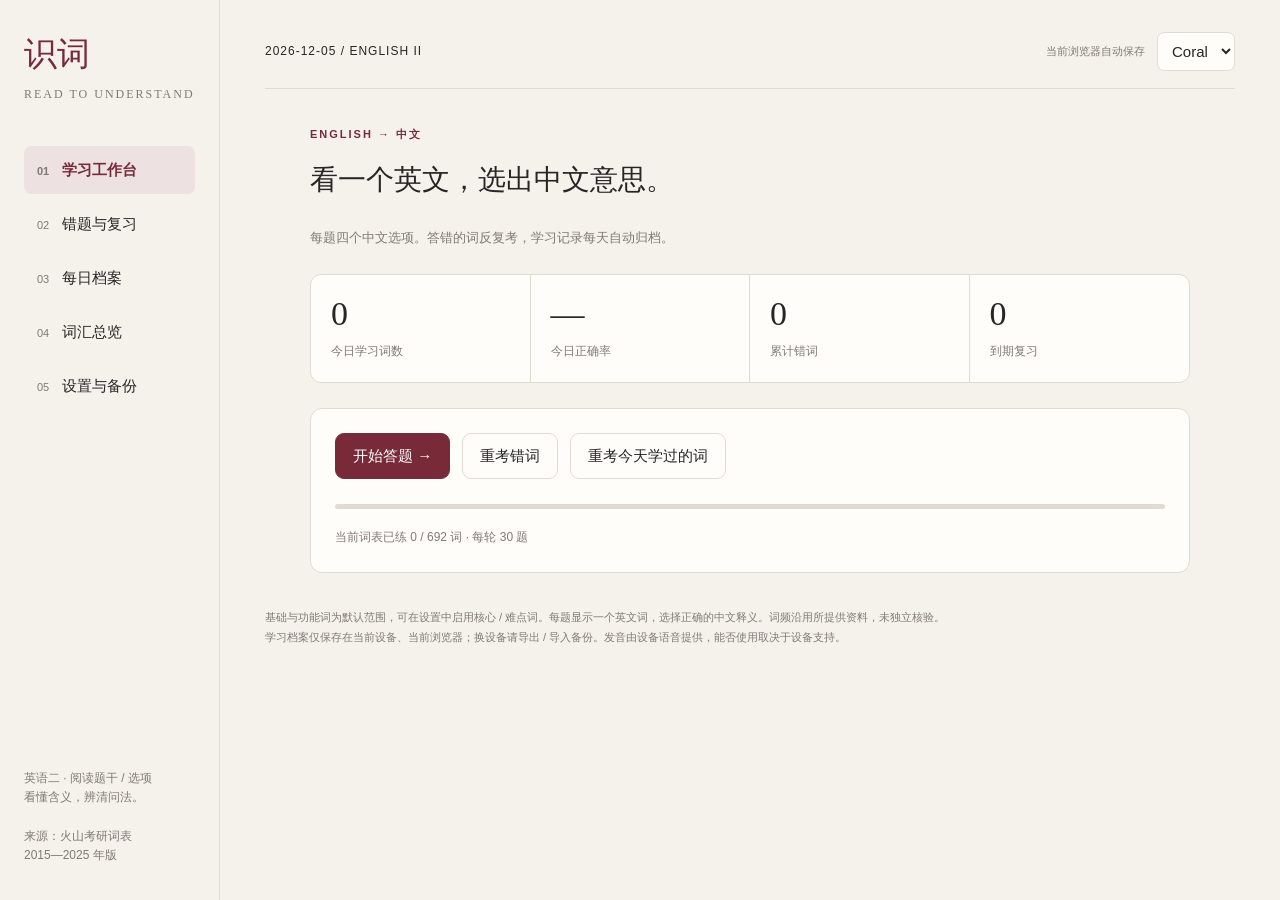
<file: exam-workbench/index.html>
<!doctype html>
<html lang="zh-CN"><head><meta charset="utf-8"><meta name="viewport" content="width=device-width,initial-scale=1"><meta name="theme-color" content="#782a38"><meta name="description" content="英语二题干与选项词汇辨认工作台：一个英文词、四个中文释义、错题复习与每日档案。"><title>识词 · 英语二阅读工作台</title>
<style>
:root{--paper:#f5f2ec;--white:#fffdfa;--ink:#272526;--muted:#817976;--line:#e2dbd1;--accent:#782a38;--pale:#eee1e2;--green:#366652;--red:#aa3540;--serif:Georgia,'Songti SC','Noto Serif CJK SC',serif}*{box-sizing:border-box}body{margin:0;background:var(--paper);color:var(--ink);font-family:-apple-system,BlinkMacSystemFont,'PingFang SC','Microsoft YaHei',sans-serif;font-size:15px;line-height:1.6}button,input,select{font:inherit}button,a,select{touch-action:manipulation}button{cursor:pointer;border:1px solid var(--line);background:var(--white);color:var(--ink);border-radius:9px;padding:10px 17px;transition:background .15s,transform .15s}button:hover{background:#eee8df}button:focus-visible,a:focus-visible,input:focus-visible,select:focus-visible{outline:3px solid #bc8f65;outline-offset:3px}button:disabled{cursor:default;opacity:.7}button.primary{background:var(--accent);border-color:var(--accent);color:white}button.ghost{background:transparent}button.small{padding:5px 11px;font-size:13px}button.wrong{background:#f7e6e4;border-color:var(--red);color:var(--red)}button.correct{background:#e6efe7;border-color:var(--green);color:var(--green)}a{color:var(--accent)}h1,h2,h3,p{margin-top:0}h1,h2{font-family:var(--serif);font-weight:500}h1{font-size:45px;line-height:1.25;letter-spacing:-1px}h2{font-size:28px}h3{font-size:17px;font-weight:600}small,.muted{color:var(--muted)}small{font-size:12px}.eyebrow{letter-spacing:2px;color:var(--accent);font-size:11px;text-transform:uppercase;font-weight:700}.shell{max-width:1500px;margin:auto;display:grid;grid-template-columns:220px 1fr;min-height:100vh}aside{padding:35px 24px;border-right:1px solid var(--line);display:flex;flex-direction:column;position:sticky;top:0;height:100vh}.brand{font-family:var(--serif);font-size:33px;color:var(--accent);line-height:1.2}.brand span{font-family:inherit;font-size:12px;display:block;letter-spacing:2px;color:var(--muted);margin-top:12px}.nav{display:grid;gap:6px;margin-top:45px}.nav button{text-align:left;border:0;background:transparent;padding:12px 13px;border-radius:7px}.nav button.active{color:var(--accent);background:var(--pale);font-weight:600}.nav em{font-style:normal;color:var(--muted);margin-right:13px;font-size:11px}.side-bottom{margin-top:auto;font-size:12px;color:var(--muted)}select,input{border:1px solid var(--line);background:var(--white);border-radius:7px;color:var(--ink);padding:9px 10px}main{padding:32px 45px 50px;min-width:0}.topline{display:flex;justify-content:space-between;align-items:center;border-bottom:1px solid var(--line);padding-bottom:17px;margin-bottom:37px;gap:12px}.topline .date{font-size:12px;letter-spacing:1px}.row{display:flex;align-items:center;gap:12px;flex-wrap:wrap}.between{justify-content:space-between}.hero{display:grid;grid-template-columns:1.3fr 1fr;gap:30px;align-items:center;margin-bottom:30px}.hero p{color:var(--muted);max-width:490px;font-size:14px}.hero-note{border-left:2px solid var(--accent);padding-left:25px}.stats{display:grid;grid-template-columns:repeat(4,1fr);border:1px solid var(--line);border-radius:11px;background:var(--white);margin:25px 0}.stat{padding:20px;border-right:1px solid var(--line)}.stat:last-child{border:0}.stat strong{font:34px var(--serif);display:block;margin-bottom:5px}.stat span{font-size:12px;color:var(--muted)}.grid{display:grid;grid-template-columns:1.5fr 1fr;gap:21px}.panel{padding:24px;background:var(--white);border:1px solid var(--line);border-radius:12px}.panel.dark{background:#30292a;color:#fff;border-color:#30292a}.dark .muted,.dark small{color:#beb4b3}.dark button{border-color:#665458}.badge{display:inline-block;padding:3px 9px;border-radius:4px;background:#eee9e2;color:#706560;font-size:11px}.badge.red{background:var(--pale);color:var(--accent)}.progress{height:5px;border-radius:6px;background:var(--line);overflow:hidden;margin:15px 0}.progress span{height:100%;background:var(--accent);display:block}.mode-grid{display:grid;grid-template-columns:repeat(3,1fr);gap:12px}.mode{min-height:125px;text-align:left;padding:18px}.mode b{display:block;font-size:15px;margin:8px 0 3px}.mode small{line-height:1.4;display:block}.section{margin-top:30px}.section-head{display:flex;justify-content:space-between;align-items:center;margin-bottom:16px}.section-head h3{margin:0}.line-item{padding:12px 0;border-bottom:1px solid var(--line);display:flex;justify-content:space-between;gap:10px;align-items:center}.line-item:last-child{border:0}.line-item b{font-family:var(--serif);font-size:19px;font-weight:500}.quiz-wrap{max-width:880px;margin:0 auto}.quiz-meta{display:flex;justify-content:space-between;gap:12px;align-items:center;margin-bottom:19px}.quiz{background:var(--white);border:1px solid var(--line);border-radius:14px;padding:35px}.question{text-align:center;font-family:var(--serif);font-size:29px;line-height:1.65;margin:30px 0}.question.word{font-size:53px}.question b{font-weight:600;color:var(--accent);border-bottom:1px solid #bd8d95}.options{display:grid;grid-template-columns:1fr 1fr;gap:12px}.option{text-align:left;padding:17px;display:flex;gap:13px;align-items:center;min-height:74px}.option span{font-size:12px;color:var(--muted);border:1px solid var(--line);width:25px;height:25px;text-align:center;line-height:23px;border-radius:5px;flex-shrink:0}.option b{font-weight:500}.explain{margin-top:24px;padding:20px;background:#f1ede6;border-radius:9px}.explain h3{margin-bottom:7px}.explain p{margin-bottom:8px;font-size:14px}.quiz-foot{display:flex;justify-content:space-between;align-items:center;margin-top:23px;gap:15px}.empty{text-align:center;padding:45px 15px;color:var(--muted)}.table-scroll{overflow:auto}table{width:100%;border-collapse:collapse;font-size:13px}th{text-align:left;color:var(--muted);font-size:11px;font-weight:500;padding:11px;border-bottom:1px solid var(--line);white-space:nowrap}td{padding:13px 11px;border-bottom:1px solid var(--line)}td.wordcell{font:20px var(--serif);color:var(--accent)}.filters{display:flex;gap:9px;flex-wrap:wrap;margin:18px 0}.filters input{flex:1;min-width:140px}.archive-grid{display:grid;grid-template-columns:repeat(3,1fr);gap:14px}.archive-card{text-align:left;padding:20px}.archive-card strong{font:25px var(--serif);display:block}.heatmap{display:flex;gap:4px;margin:18px 0;flex-wrap:wrap}.heat{width:18px;height:23px;background:#e9e2da;border-radius:3px}.heat[data-n="1"]{background:#d4b4b9}.heat[data-n="2"]{background:#ac747e}.heat[data-n="3"]{background:var(--accent)}details{border-bottom:1px solid var(--line);padding:15px 0}summary{cursor:pointer}footer{margin-top:35px;font-size:11px;color:var(--muted);line-height:1.8}.alert{background:#f5dfcf;color:#723810;padding:12px 20px;border-radius:8px;margin-bottom:15px}#toast{position:fixed;bottom:28px;left:50%;transform:translateX(-50%);background:#30292a;color:white;padding:11px 20px;border-radius:9px;z-index:20;box-shadow:0 8px 30px #0002}#toast:empty{display:none}.answerlog{font-size:12px}.answerlog strong{color:var(--red)}.searchnote{margin-bottom:14px;font-size:12px;color:var(--muted)}.note{font-size:13px;color:var(--muted);line-height:1.8}.screen-answer{text-align:center;font-size:20px;padding:15px}.ring{font:50px var(--serif);color:var(--accent)}
@media(max-width:1050px){main{padding:25px}.shell{grid-template-columns:180px 1fr}aside{padding:30px 17px}.hero{grid-template-columns:1fr}.hero-note{display:none}.grid{grid-template-columns:1fr}.mode-grid{grid-template-columns:repeat(2,1fr)}}@media(max-width:650px){.shell{display:block}aside{position:static;height:auto;padding:18px 18px 0;border-right:0}.brand{font-size:27px}.brand span{display:inline;font-size:9px;margin-left:12px}.nav{display:flex;overflow:auto;margin-top:20px;border-bottom:1px solid var(--line);gap:0}.nav button{flex-shrink:0;border-radius:0;padding:12px;font-size:13px}.nav em,.side-bottom{display:none}main{padding:20px 16px}.topline{margin-bottom:25px}.topline .date{font-size:10px}h1{font-size:36px}.stats{margin:20px 0}.stat{padding:13px 8px}.stat strong{font-size:28px}.stat span{font-size:10px}.panel{padding:20px}.mode-grid{gap:9px}.mode{padding:14px;min-height:120px}.quiz{padding:22px 17px}.question{font-size:23px}.question.word{font-size:41px}.options{grid-template-columns:1fr}.option{min-height:60px;padding:12px}.quiz-foot{flex-wrap:wrap}.archive-grid{grid-template-columns:repeat(2,1fr)}.quiz-meta{font-size:12px}.hero{gap:0;margin-bottom:20px}.note{font-size:12px}}
</style></head><body><div class="shell"><aside><div class="brand">识词<span>READ TO UNDERSTAND</span></div><nav class="nav" aria-label="主导航"><button data-page="home" class="active"><em>01</em>学习工作台</button><button data-page="mistakes"><em>02</em>错题与复习</button><button data-page="archive"><em>03</em>每日档案</button><button data-page="lexicon"><em>04</em>词汇总览</button><button data-page="settings"><em>05</em>设置与备份</button></nav><div class="side-bottom">英语二 · 阅读题干 / 选项<br>看懂含义，辨清问法。<br><br>来源：火山考研词表<br>2015—2025 年版</div></aside><main><div class="topline"><span class="date" id="today-label"></span><div class="row"><span id="storage-label" class="muted" style="font-size:11px">当前浏览器自动保存</span><select id="profile" aria-label="切换学习者"><option>Coral</option><option>K</option></select></div></div><div id="warning"></div><div id="app"><div class="empty">正在载入词表……</div></div><footer>基础与功能词为默认范围，可在设置中启用核心 / 难点词。每题显示一个英文词，选择正确的中文释义。词频沿用所提供资料，未独立核验。<br>学习档案仅保存在当前设备、当前浏览器；换设备请导出 / 导入备份。发音由设备语音提供，能否使用取决于设备支持。</footer></main></div><div id="toast" role="status" aria-live="polite"></div><input id="import-file" type="file" accept="application/json,.json" hidden><script src="app.js?v=2"></script></body></html>
</file>
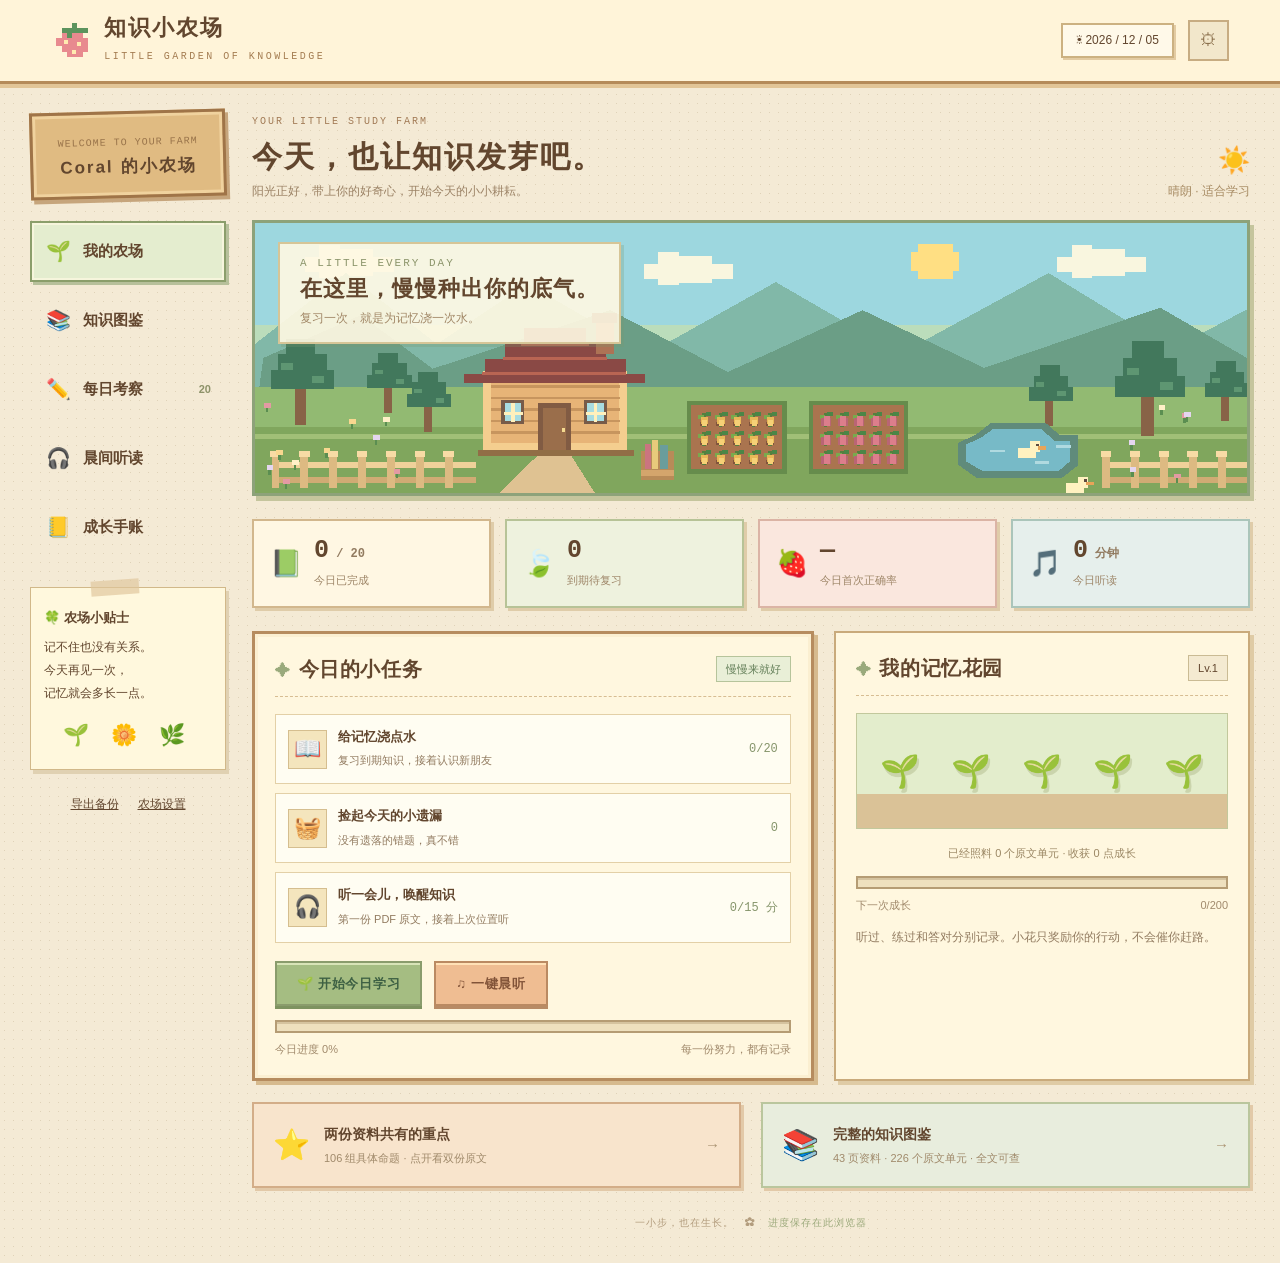
<file: marx-farm/index.html>
<!DOCTYPE html>
<html lang="zh-CN"><head><meta charset="utf-8"><meta name="viewport" content="width=device-width,initial-scale=1"><meta name="theme-color" content="#f4d7a5"><meta name="description" content="像素田园里的马原学习工作台。完整原文、每日复习、错题和晨间听读。"><title>知识小农场 · 马原学习工作台</title><link rel="stylesheet" href="style.css"><link rel="icon" href="icon.svg" type="image/svg+xml"></head>
<body><a class="skip" href="#main">跳到学习内容</a><div id="app"></div><dialog id="detail" aria-labelledby="detail-title"></dialog><div id="toast" role="status" aria-live="polite"></div><input type="file" id="import-file" accept="application/json,.json" hidden><script src="data.js"></script><script src="core.js?v=2"></script><script src="app.js?v=2"></script></body></html>
</file>
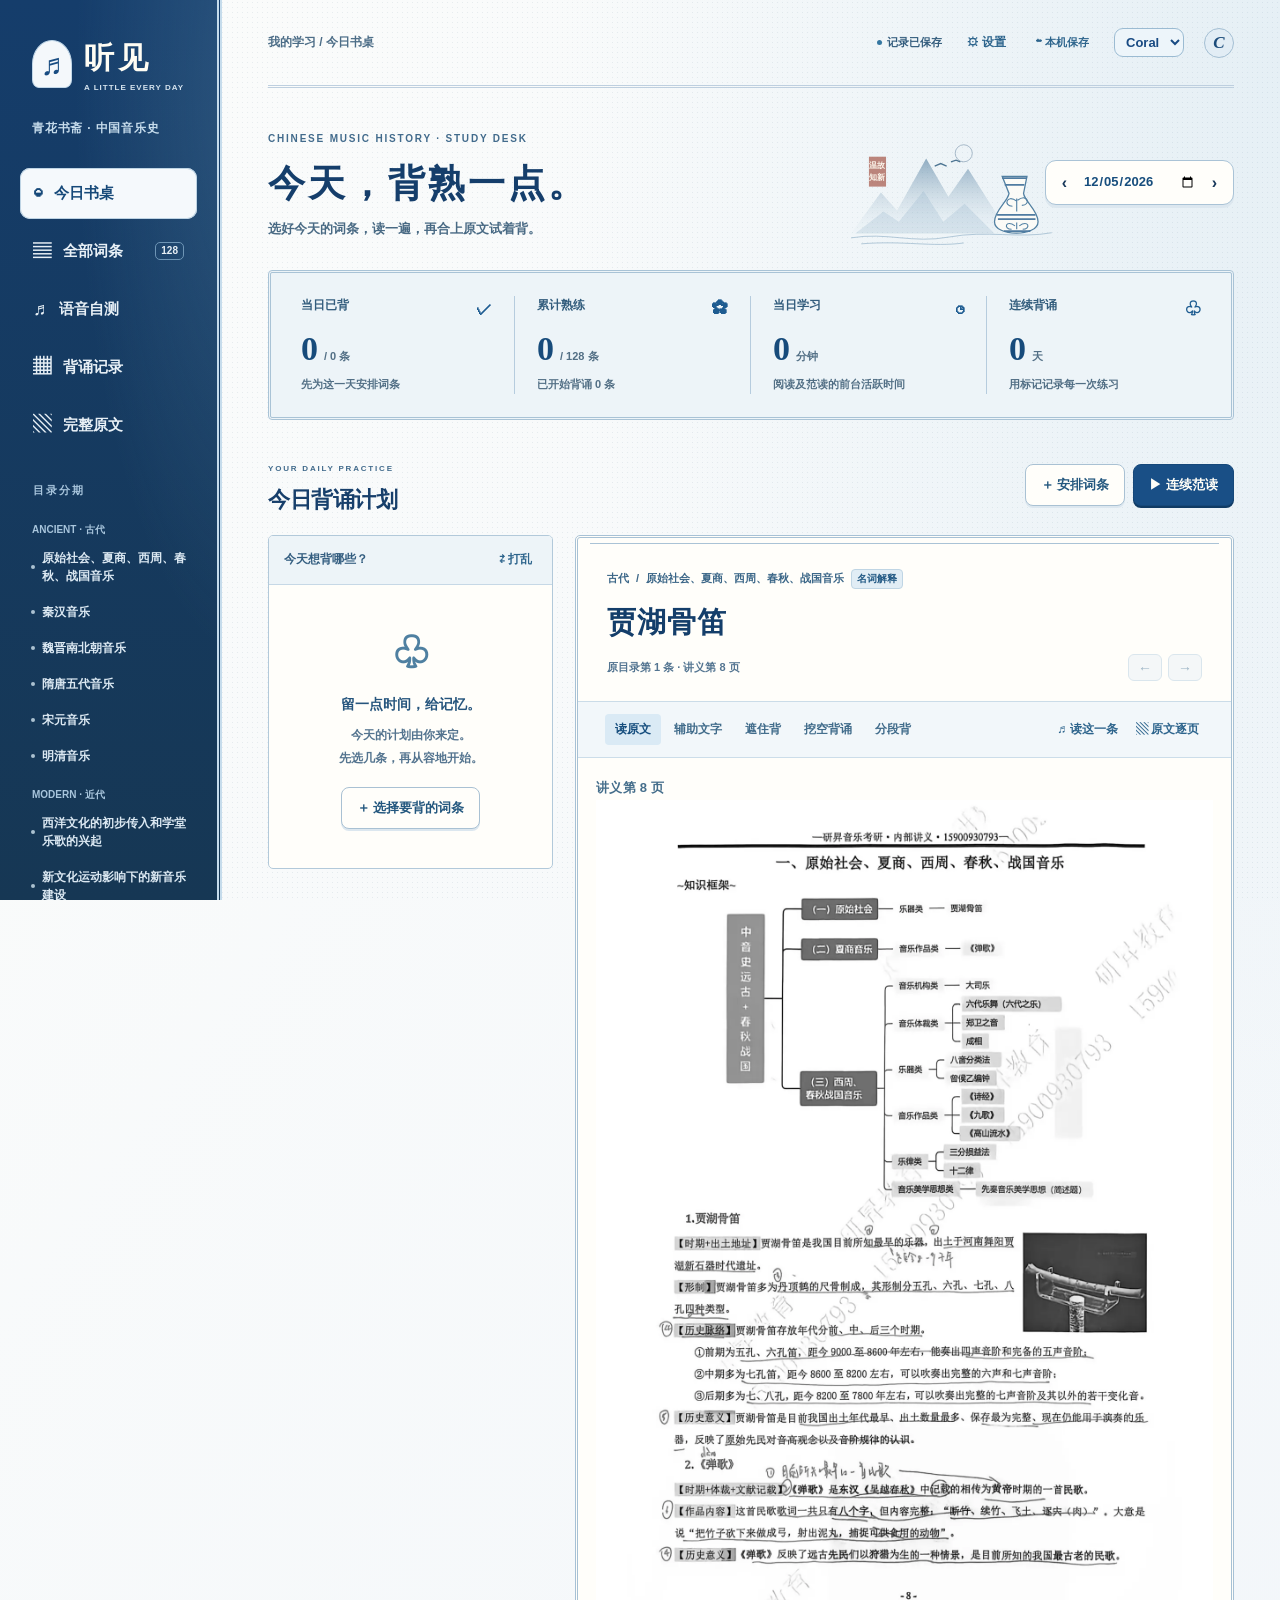
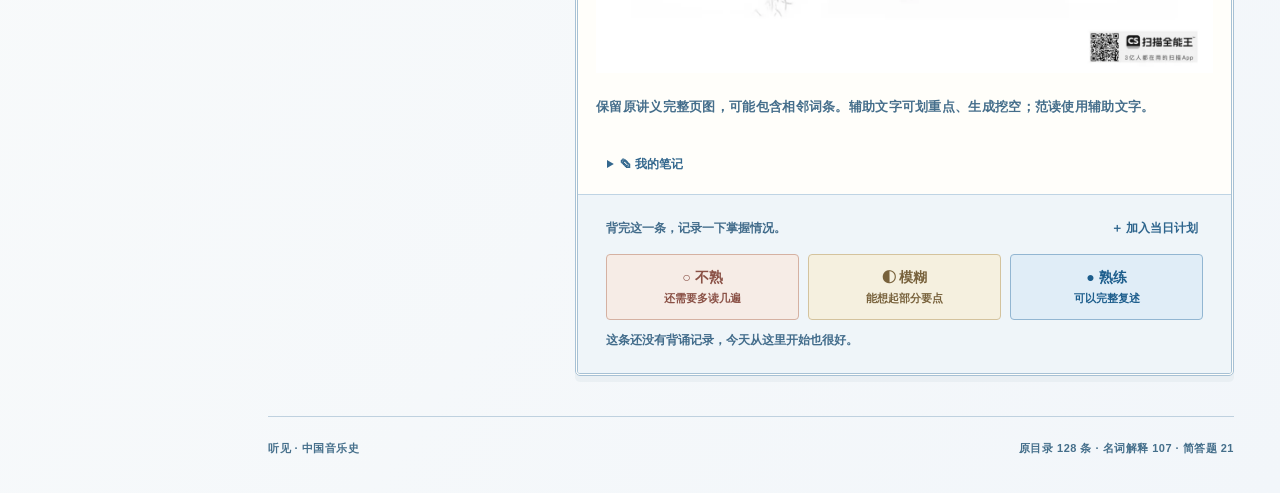
<file: music-history/index.html>
<!doctype html>
<html lang="zh-CN">
<head><meta charset="utf-8"><meta name="viewport" content="width=device-width,initial-scale=1,viewport-fit=cover"><meta name="theme-color" content="#194b83"><meta name="description" content="中国音乐史考研背诵工作台：128条原文、每日计划、背诵归档和连续中文范读。"><title>听见 · 青花书斋 | 中国音乐史背诵工作台</title><link rel="icon" href="[data-uri]" type="image/svg+xml"><style>:root{--ink:#263d34;--pine:#294c42;--pine-light:#3e6856;--paper:#f7f4e9;--white:#fffef9;--sage:#dfe6cf;--sage-dark:#647b4c;--muted:#829084;--line:#e2e5d8;--terra:#b9674a;--yellow:#efcc75;--rose:#f2d9c9;--body-font:19px;--radius:18px}
*{box-sizing:border-box}body{margin:0;color:var(--ink);background:var(--paper);font-family:Inter,-apple-system,BlinkMacSystemFont,"PingFang SC","Microsoft YaHei",sans-serif;font-size:14px;line-height:1.6}body:before{position:fixed;inset:0;pointer-events:none;content:"";opacity:.13;background-image:radial-gradient(#98a487 .5px,transparent .5px);background-size:6px 6px;z-index:-1}button,input,select,textarea{font:inherit}button,a,input,select,textarea{-webkit-tap-highlight-color:transparent}button{cursor:pointer;color:inherit}button:disabled{opacity:.45;cursor:not-allowed}button{border:0;background:none}a{color:inherit}button:focus-visible,a:focus-visible,input:focus-visible,select:focus-visible,textarea:focus-visible{outline:3px solid #dbad60;outline-offset:3px}[hidden]{display:none!important}h1,h2,h3,p{margin:0}h2{font-size:22px;font-weight:650;letter-spacing:-.5px}h3{font-size:16px}small{font-size:12px}input,select,textarea{border:1px solid var(--line);background:var(--white);border-radius:9px;color:var(--ink);padding:10px 12px}select{max-width:100%}.shell{display:grid;grid-template-columns:222px minmax(0,1fr);min-height:100vh}.sidebar{background:var(--pine);color:#e8eedd;padding:34px 20px 24px;position:sticky;top:0;height:100vh;display:flex;flex-direction:column;overflow:auto;scrollbar-width:thin;scrollbar-color:#53715c transparent}.brand{display:flex;align-items:center;gap:12px;text-decoration:none;padding:0 12px;font-family:"Songti SC","Noto Serif CJK SC",serif;font-size:30px;letter-spacing:5px;font-weight:bold}.brand-icon{width:40px;height:48px;display:grid;place-items:center;background:#dce5ca;color:var(--pine);border-radius:15px 15px 5px 5px;font-size:30px;transform:rotate(-6deg);letter-spacing:0}.brand-en{display:block;font-family:Arial,sans-serif;font-size:8px;letter-spacing:1.2px;font-weight:500;margin-top:0}.side-sub{font-size:11px;letter-spacing:.8px;opacity:.55;margin:24px 12px 30px}.sidebar nav{display:grid;gap:7px}.nav{padding:11px 13px;border-radius:10px;display:flex;align-items:center;gap:12px;color:#c6d3bd;text-align:left;font-size:14px}.nav>span{font-size:18px}.nav small{margin-left:auto;padding:0 5px;border:1px solid #73907780;border-radius:5px;font-size:10px}.nav:hover,.nav.active{background:#edf1dc;color:#294c42}.side-label{font-size:10px;letter-spacing:2px;opacity:.4;margin:32px 13px 10px}.chapter-nav{display:grid;gap:2px}.chapter-nav button{text-align:left;color:#c1cfb8;font-size:11px;line-height:1.5;padding:8px 11px;border-radius:8px;display:flex;align-items:center;gap:7px}.chapter-nav button:before{content:"";width:4px;height:4px;background:#b5c69b;flex:none;border-radius:50%;opacity:.5}.chapter-nav button:hover,.chapter-nav button.active{background:#ffffff12;color:#fff8de}.chapter-nav .era-label{font-size:10px;color:#afbd9f;opacity:.5;padding:12px 12px 1px}.side-bottom{margin-top:auto;padding:30px 12px 0}.side-progress{font-size:11px;color:#bdcdb6}.side-progress b{color:#fff1be}.side-progress i{display:block;background:#1e3a31;height:5px;border-radius:9px;margin:10px 0}.side-progress i b{display:block;height:100%;border-radius:9px;background:#d3cf87;transition:width .4s}.side-settings{font-size:12px;margin:14px 0}.side-bottom>small{display:block;font-family:"Songti SC",serif;opacity:.5;letter-spacing:1px;font-size:11px}main{padding:0 46px 25px;max-width:1540px;width:100%;min-width:0}.topbar{height:88px;display:flex;align-items:center;justify-content:space-between;border-bottom:1px solid var(--line);font-size:11px;color:#8c9588}.topbar-right{display:flex;align-items:center;gap:20px}.saved{display:flex;align-items:center;gap:5px;font-size:10px}.saved i{width:5px;height:5px;background:#7f956d;border-radius:50%}.avatar{width:30px;height:30px;border:1px solid #d4dbc8;display:grid;place-items:center;border-radius:50%;font:italic 17px Georgia;background:#e4e9d7;color:#637152}.hero{position:relative;min-height:182px;padding:35px 0 28px;display:flex;align-items:center;justify-content:space-between;gap:15px}.eyebrow{font-size:9px;color:#879479;letter-spacing:2px;font-weight:600}.hero h1{font:500 36px/1.35 "Songti SC","Noto Serif CJK SC","SimSun",serif;letter-spacing:1px;margin:10px 0}.hero p{color:#8b9485;font-size:12px}.hero .flourish{width:150px;height:130px;position:absolute;right:210px;bottom:10px;opacity:.9;pointer-events:none}.date-picker{display:flex;align-items:center;gap:4px;border:1px solid #d8dfcb;padding:6px;border-radius:11px;background:#fffef7;z-index:1;box-shadow:0 3px 0 #e8e7db}.date-picker input{padding:4px 2px;max-width:135px;border:0;font-size:12px;background:transparent}.date-picker button{width:25px;height:27px;border-radius:6px;font-size:16px}.date-picker button:hover{background:#e4e9d7}.back-today{font-size:10px!important;width:auto!important}.stats{display:grid;grid-template-columns:repeat(4,1fr);border:1px solid #dbe2cc;background:#eff1e2;border-radius:14px;margin:0 0 34px;padding:23px 8px;box-shadow:0 3px 0 #e8e7db}.stat{padding:0 22px;position:relative;border-right:1px solid #d6ddc7}.stat:last-child{border:0}.stat-label{font-size:11px;color:#89967b;display:flex;justify-content:space-between}.stat-label span{font-size:16px;color:#79916e}.stat strong{font:500 31px/1.6 Georgia,"Songti SC",serif;display:inline-block;letter-spacing:-1px}.stat small{font-size:11px;color:#8c9981;margin-left:7px}.stat>p{font-size:10px;color:#93a083}.section-heading{display:flex;align-items:center;justify-content:space-between;margin-bottom:18px;gap:10px}.section-heading .eyebrow{font-size:8px}.section-heading h2{font-size:19px;margin-top:4px}.section-heading h2 small{font:12px Arial;color:#90a080;margin-left:8px}.button-group{display:flex;align-items:center;gap:8px;flex-wrap:wrap}.button{padding:10px 15px;border-radius:8px;font-size:12px;line-height:1.5;transition:background .15s,transform .15s;display:inline-flex;align-items:center;justify-content:center;gap:5px;text-decoration:none;white-space:nowrap}.button:active{transform:translateY(1px)}.primary{background:var(--pine);color:#f3f3dc;border:1px solid var(--pine);box-shadow:0 2px 0 #1f3c32}.primary:hover{background:#3b6150}.secondary{background:var(--white);border:1px solid #d6ddc8;box-shadow:0 2px 0 #e6e6d9}.secondary:hover{background:#edf1df}.text-button{font-size:11px;color:#7e8f70;padding:5px}.text-button:hover{color:var(--pine);text-decoration:underline}.study-layout{display:grid;grid-template-columns:285px minmax(0,1fr);gap:22px;align-items:start}.task-panel{border:1px solid #dbe2cf;border-radius:14px;overflow:hidden;background:#fffdf5;min-width:0}.list-top{height:49px;display:flex;align-items:center;justify-content:space-between;padding:0 15px;border-bottom:1px solid #e4e8d9;background:#f1f2e8;font-size:11px;color:#7e8d70;gap:6px}.list-top small{font-size:9px}.entry-list{padding:9px;max-height:650px;overflow:auto;scrollbar-width:thin;scrollbar-color:#d2dac4 transparent}.entry-row{position:relative;display:flex;align-items:flex-start;gap:9px;padding:13px 9px;border-radius:9px;margin-bottom:3px;border:1px solid transparent;cursor:pointer;text-align:left;width:100%;transition:background .15s}.entry-row:hover{background:#f1f2e5}.entry-row.active{background:#e8edd9;border-color:#d9e1c8}.entry-row .number{font:italic 13px Georgia;color:#9aa58b;margin-top:1px;min-width:19px}.row-main{min-width:0;flex:1}.entry-row strong{font-size:12px;line-height:1.65;font-weight:550;display:block;word-break:break-word}.entry-row .row-meta{display:flex;gap:6px;align-items:center;font-size:9px;color:#a0a88f;margin-top:4px;flex-wrap:wrap}.dot{width:6px;height:6px;border-radius:50%;display:inline-block;flex:none;margin-top:7px;background:#d7ddcb}.dot.l1{background:#c58362}.dot.l2{background:#dfbd66}.dot.l3{background:#73966c}.type-badge{font-size:9px;padding:1px 5px;border-radius:4px;background:#ecefe2;color:#7c8b69;white-space:nowrap}.type-badge.short{background:#f1e2cc;color:#a18a62}.list-chapter{font-size:10px;color:#899a77;padding:15px 8px 5px;display:flex;gap:5px;align-items:center}.list-chapter:before{content:"";height:1px;width:12px;background:#c9d5b9}.empty{padding:30px 13px;text-align:center;color:#8f9b83}.empty .empty-sprout{font-size:36px;display:block;margin-bottom:12px;color:#a3b88d}.empty h3{font-size:14px;color:#6d805e;margin-bottom:8px}.empty p{font-size:11px;line-height:1.9;margin-bottom:18px}.reader{background:var(--white);border:1px solid #dedfd2;border-radius:16px;box-shadow:0 4px 0 #e8e5d9;overflow:hidden;min-width:0;position:relative}.reader-head{padding:27px 29px 20px;border-bottom:1px solid #ececdf}.reader-meta{display:flex;align-items:center;gap:7px;flex-wrap:wrap;font-size:10px;color:#8e9a83;margin-bottom:12px}.reader h2{font:600 27px/1.5 "Songti SC","Noto Serif CJK SC",serif;letter-spacing:.5px;margin-bottom:10px}.reader h2.long-title{font-size:24px}.reader-head-bottom{display:flex;justify-content:space-between;gap:10px;align-items:center}.page-label{font-size:10px;color:#96a18d}.reader-nav{display:flex;gap:6px}.reader-nav button{background:#f1f2e7;border:1px solid #e4e8d9;border-radius:6px;width:28px;height:27px;font-size:14px;color:#83946f}.reader-toolbar{display:flex;align-items:center;justify-content:space-between;padding:12px 27px;background:#faf9f1;border-bottom:1px solid #eeeee4;gap:8px;flex-wrap:wrap}.segmented{display:flex;gap:3px;background:#eaeede;border:1px solid #e2e7d4;border-radius:7px;padding:3px;width:max-content}.segmented button{font-size:11px;padding:6px 10px;border-radius:4px;color:#879574;white-space:nowrap}.segmented button.selected{background:#fffef5;color:#3d5b3c;box-shadow:0 1px 3px #66744415}.reader-toolbar .segmented{background:none;border:none;padding:0}.reader-toolbar .segmented button{font-size:10px}.reader-toolbar .segmented button.selected{background:#e8edd9;box-shadow:none}.reading-body{padding:24px 30px 12px;font-family:"Songti SC","Noto Serif CJK SC","SimSun",serif;font-size:var(--body-font);line-height:2.05;color:#405044;overflow-wrap:anywhere}.reading-body p{margin-bottom:18px}.reading-body .term-label{font-family:-apple-system,"PingFang SC",sans-serif;font-size:12px;line-height:1.7;color:#627b52;background:#e9efda;border-radius:4px;display:inline-block;padding:2px 7px;margin:0 5px 4px 0;vertical-align:middle;font-weight:550}.reading-body p.cue{border:1px dashed #d6deca;border-radius:9px;padding:12px 15px;background:#f8f8ed;margin-bottom:14px;cursor:pointer;line-height:1.8}.reading-body p.cue .reveal-hint{font:11px -apple-system,"PingFang SC",sans-serif;color:#a4ad96;display:block;margin-top:6px}.reading-body mark{background:#f2dfaa;padding:1px 2px;border-radius:3px;color:inherit}.cover-answer{margin:12px 0 26px;padding:40px 15px;border:1px dashed #d7ddc9;border-radius:12px;text-align:center;background:repeating-linear-gradient(transparent,transparent 34px,#e9ecde 35px);font-family:-apple-system,"PingFang SC",sans-serif}.cover-answer .cover-symbol{font:italic 36px Georgia;color:#9db18b}.cover-answer h3{font-size:16px;color:#718668;margin:10px 0}.cover-answer p{font-size:12px;color:#a1ab94;margin-bottom:16px}.reader-extras{padding:0 29px 20px}.outline{background:#f4f5eb;border:1px solid #e4e8d7;border-radius:10px;margin-bottom:14px;padding:12px 15px}.outline summary{font-size:11px;color:#839271;cursor:pointer}.outline pre{font:13px/1.9 "Songti SC",serif;white-space:pre-wrap;margin:12px 0 0;color:#6f7f64}.note summary{color:#91a080;font-size:11px;cursor:pointer}.note textarea{margin-top:9px;display:block;width:100%;resize:vertical;font-size:12px;min-height:80px;background:#fdfcf4}.grade-panel{padding:19px 28px 23px;background:#f4f5e9;border-top:1px solid #e4e8d9}.grade-caption{display:flex;justify-content:space-between;align-items:center;color:#8d9a80;font-size:10px;margin-bottom:11px;gap:5px}.grade-buttons{display:grid;grid-template-columns:repeat(3,1fr);gap:9px}.grade{border:1px solid #ddd7bf;border-radius:8px;background:#fffdf3;padding:11px 5px;font-size:12px;color:#9b7b61;transition:transform .15s}.grade span{font-size:10px;display:block;opacity:.65;margin-top:2px}.grade:hover{transform:translateY(-2px)}.grade.l1{background:#f6e3d3;border-color:#ecd2bb;color:#a27454}.grade.l2{background:#f4e9c9;border-color:#e9d9aa;color:#9c8a54}.grade.l3{background:#e1e9ce;border-color:#ccdbb7;color:#657f4c}.grade.is-selected{outline:2px solid currentColor;outline-offset:2px}.grade-confirmation{margin-top:11px;font-size:10px;color:#8e9b7b;min-height:16px}.filterbar{display:flex;gap:10px;margin-bottom:14px}.search{display:flex;align-items:center;gap:8px;flex:1;min-width:180px;background:var(--white);border:1px solid #dce2cf;border-radius:9px;padding:0 12px}.search>span{font-size:23px;color:#9baa89}.search input{border:0;background:none;padding:10px 0;width:100%;font-size:12px;min-width:0}.filterbar select{font-size:11px;padding:9px;max-width:165px}.catalog-toolbar{display:flex;justify-content:space-between;align-items:center;gap:8px;margin-bottom:18px;flex-wrap:wrap}.catalog-toolbar .button{font-size:10px;padding:8px 10px}.footer{margin-top:40px;padding:23px 0 10px;border-top:1px solid #e1e5d6;display:flex;justify-content:space-between;font-size:9px;letter-spacing:.5px;color:#9ca58f}.records-layout{display:grid;grid-template-columns:minmax(0,1.35fr) minmax(270px,1fr);gap:22px}.card{border:1px solid #dce2cf;border-radius:15px;background:var(--white);padding:25px;margin-bottom:20px;box-shadow:0 3px 0 #e8e5d9}.card-head{display:flex;align-items:center;justify-content:space-between;gap:8px;margin-bottom:20px}.card-head h2{font-size:17px}.calendar-nav{display:flex;align-items:center;gap:10px;font-size:12px;color:#7d8e6a}.calendar-nav button{font-size:16px;padding:4px 7px;background:#eff1e4;border-radius:5px}.calendar-grid{display:grid;grid-template-columns:repeat(7,1fr);gap:6px}.weekday{font-size:10px;color:#a1ad95;text-align:center;padding-bottom:10px}.calendar-day{aspect-ratio:1;max-height:67px;display:flex;flex-direction:column;align-items:center;justify-content:center;border-radius:9px;border:1px solid transparent;font:15px Georgia;color:#839573;position:relative}.calendar-day:hover{border-color:#c4d4ad}.calendar-day small{font:8px -apple-system,sans-serif;color:inherit;margin-top:2px;opacity:.8}.calendar-day.tone0{background:#f4f4e9}.calendar-day.tone1{background:#e8edd8}.calendar-day.tone2{background:#cbdab0}.calendar-day.tone3{background:#9bb67d;color:#fff}.calendar-day.today{box-shadow:inset 0 0 0 1.5px #6f8a53}.calendar-day.chosen:after{content:"";position:absolute;bottom:3px;width:3px;height:3px;border-radius:50%;background:currentColor}.legend{display:flex;justify-content:flex-end;align-items:center;gap:5px;font-size:9px;color:#9ca78d;margin-top:15px}.legend i{width:10px;height:10px;border-radius:2px;background:#e8edd8}.archive-list{display:grid;gap:8px}.archive-row{display:flex;align-items:center;text-align:left;padding:12px;border:1px solid #e4e8d8;border-radius:9px;gap:12px;background:#fafbf3;width:100%}.archive-row strong{font-size:12px;font-weight:500}.archive-row small{display:block;font-size:10px;color:#99a48c}.archive-row .archive-score{margin-left:auto;color:#7b9464;font:19px Georgia}.chapter-progress{display:grid;gap:20px}.chapter-progress-label{font-size:11px;color:#80926e;display:flex;justify-content:space-between;gap:10px;margin-bottom:8px}.chapter-progress-label span{font-size:10px;white-space:nowrap}.progress-bar{height:5px;border-radius:10px;background:#e9eddd;overflow:hidden}.progress-bar i{display:block;height:100%;background:#9db784;border-radius:10px}.review-row{display:flex;justify-content:space-between;gap:12px;border-bottom:1px solid #e9ecdd;padding:13px 0;font-size:12px;width:100%;text-align:left}.review-row:last-child{border:0}.review-row small{font-size:9px;color:#a7ae98}.source-card{background:#eef1df;border:1px solid #d9e0c8;border-radius:15px;padding:25px;display:flex;align-items:center;justify-content:space-between;gap:18px;margin-bottom:17px}.source-card h2{font:25px "Songti SC",serif;margin:5px 0 10px}.source-card p{font-size:11px;color:#889a74;max-width:600px}.source-card .source-symbol{font-size:42px;color:#8ca676;padding:12px}.source-tools{display:flex;gap:12px;margin:22px 0;align-items:center;flex-wrap:wrap}.source-tools select{font-size:12px;max-width:330px}.source-text{font:16px/2 "Songti SC",serif;white-space:pre-wrap;padding:24px;border:1px solid #e0e4d5;border-radius:12px;background:#fffef7;max-height:750px;overflow:auto;overflow-wrap:anywhere}.source-notice{font-size:11px;color:#9e927a;margin:15px 0}.player{position:fixed;bottom:22px;left:calc(222px + 46px);right:46px;max-width:1360px;z-index:40;border:1px solid #d6e1c4;border-radius:14px;padding:13px 18px;background:#294c42;color:#eff1dc;display:flex;align-items:center;gap:15px;box-shadow:0 10px 40px #193a302f}.player-book{width:39px;height:43px;border-radius:6px;background:#ced9b4;color:#436447;display:grid;place-items:center;font-size:25px}.player-info{flex:1;min-width:0}.player-info>span{font-size:9px;letter-spacing:.5px;color:#b7c7a7;display:block}.player-info strong{font-size:12px;font-weight:500;display:block;white-space:nowrap;overflow:hidden;text-overflow:ellipsis;margin:2px 0 7px}.player-track{height:3px;background:#54715b;border-radius:4px;overflow:hidden}.player-track i{display:block;height:100%;background:#daca85;transition:width .3s}.player-position{font-size:10px;color:#bbcaa9;min-width:38px}.player-button{font-size:13px;color:#d7e1c7;padding:8px 4px;white-space:nowrap}.play-toggle{height:35px;width:35px;border-radius:50%;background:#e2e7cc;color:#3c5c3e;display:grid;place-items:center;font-size:15px;flex:none}.close-player{font-size:24px;opacity:.7}.modal{border:1px solid #d3dec1;border-radius:19px;background:var(--white);color:var(--ink);width:min(850px,calc(100vw - 30px));max-height:88vh;padding:28px;box-shadow:0 30px 120px #17322644;overflow:auto}.modal::backdrop{background:#1a322b66;backdrop-filter:blur(3px)}.modal-heading{display:flex;justify-content:space-between;align-items:flex-start;gap:15px;margin-bottom:13px}.modal-heading h2{font:25px "Songti SC",serif;margin-top:5px}.icon-button{font-size:25px;line-height:1;width:30px;height:30px;border-radius:7px;background:#eef1e1;color:#7f916c;flex:none}.muted{font-size:12px;color:#8c9a7f}.plan-tools{display:flex;align-items:center;gap:8px;flex-wrap:wrap;margin:18px 0}.plan-tools input{flex:1;min-width:180px;font-size:12px}.plan-tools select{font-size:11px}.plan-options{max-height:51vh;overflow:auto;border-top:1px solid #e4e8d9;padding-top:5px}.plan-section{padding:15px 0;border-bottom:1px solid #e8ecdf}.plan-section-title{font-size:12px;color:#788d62;margin-bottom:10px;display:flex;align-items:center;gap:9px}.plan-grid{display:grid;grid-template-columns:repeat(2,1fr);gap:7px}.plan-item{display:flex;align-items:flex-start;gap:7px;padding:8px;border-radius:7px;background:#f5f6ed;cursor:pointer;font-size:12px;border:1px solid transparent}.plan-item:has(input:checked){border-color:#b6cba1;background:#eaf0dc}.plan-item input{accent-color:var(--pine);margin-top:4px}.plan-item span{flex:1}.plan-item small{font-size:9px;color:#a3ac95;margin-left:4px}.modal-footer{display:flex;align-items:center;justify-content:space-between;gap:10px;padding-top:20px;font-size:12px}.modal-footer b{font:21px Georgia;color:#78915c}.modal-footer small{font-size:10px;color:#9caa8d;margin-left:5px}.settings-modal{width:min(580px,calc(100vw - 30px))}.settings-section{border-top:1px solid #e4e8d9;padding:20px 0}.settings-section h3{font-size:14px;margin-bottom:15px}.setting-label{font-size:12px;display:flex;justify-content:space-between;align-items:center;gap:10px;margin:16px 0;color:#839270}.setting-label select{font-size:11px;max-width:300px}.setting-label>span{display:flex;align-items:center;gap:10px}.setting-label input[type=range]{width:170px;padding:0;accent-color:#78985c}.setting-label b{font-size:11px;min-width:42px;font-weight:500}.check-label{font-size:11px;color:#7c8c6d;display:flex;align-items:center;gap:5px}.check-label input{accent-color:var(--pine)}.help{font-size:11px;line-height:1.9;color:#92a082;margin:11px 0}.source-modal{width:min(1100px,calc(100vw - 25px));height:91vh;max-height:94vh;display:flex;flex-direction:column}.source-modal:not([open]){display:none}.source-links{margin-bottom:14px}.source-links .button{font-size:10px;padding:7px 10px}.source-modal iframe{flex:1;width:100%;border:1px solid #dce2cd;border-radius:8px;background:#e8edde;min-height:400px}.toast{position:fixed;top:22px;left:50%;transform:translate(-50%,-20px);background:#294c42;color:#f1f2dc;border:1px solid #718363;padding:12px 22px;border-radius:10px;font-size:12px;box-shadow:0 7px 30px #273f2c25;opacity:0;pointer-events:none;z-index:1000;transition:.2s;max-width:90vw;white-space:pre-wrap}.toast.visible{opacity:1;transform:translate(-50%,0)}body.has-player{padding-bottom:95px}.offline-pill{font-size:9px;background:#e3ead3;padding:3px 7px;color:#7c9564;border-radius:5px}.calendar-note{font-size:11px;color:#99a68b;margin-top:14px}.history-link{font-size:11px;color:#7f9569}.chapter-clear{color:#8d9c7d}.list-empty{font-size:12px;color:#98a68b;padding:30px 15px;text-align:center}
@media(min-width:1500px){main{padding-left:60px;padding-right:60px}.study-layout{grid-template-columns:320px minmax(0,1fr)}.reader-head{padding:30px 37px 22px}.reading-body{padding:25px 38px 15px}.reader-toolbar{padding-left:34px;padding-right:34px}}
@media(max-width:1150px){.shell{grid-template-columns:190px minmax(0,1fr)}.sidebar{padding-left:13px;padding-right:13px}main{padding:0 26px 25px}.study-layout{grid-template-columns:240px minmax(0,1fr);gap:15px}.reader-head{padding:22px}.reader h2{font-size:25px}.reader-toolbar{padding:10px 18px}.reading-body{padding:20px 23px 10px}.grade-panel{padding:18px}.stat{padding:0 15px}.hero .flourish{right:177px;width:110px;opacity:.7}.hero h1{font-size:32px}.date-picker input{max-width:122px;font-size:11px}.player{left:216px;right:26px}.records-layout{grid-template-columns:1fr}.chapter-nav button{font-size:10px}}
@media(max-width:900px){.shell{grid-template-columns:1fr}.sidebar{position:relative;height:auto;padding:15px 22px;display:flex;flex-direction:row;align-items:center;gap:20px;overflow:visible}.brand{font-size:23px;letter-spacing:3px;padding:0}.brand-icon{width:29px;height:34px;border-radius:10px 10px 4px 4px;font-size:23px}.brand-en{font-size:6px;letter-spacing:.5px}.side-sub,.side-label,.chapter-nav,.side-bottom{display:none}.sidebar nav{display:flex;margin-left:auto;gap:3px}.nav{font-size:11px;padding:8px 10px;gap:6px}.nav>span{font-size:14px}.nav small{display:none}main{padding:0 28px 25px;max-width:none}.topbar{height:59px}.hero{min-height:162px}.hero .flourish{right:190px;width:120px}.study-layout{grid-template-columns:260px minmax(0,1fr)}.reader h2{font-size:24px}.player{left:28px;right:28px}.stats{margin-bottom:27px}.footer{margin-top:28px}.catalog-toolbar .button{font-size:10px}}
@media(max-width:650px){.sidebar{padding:12px 15px;gap:10px}.brand{font-size:20px;gap:7px}.brand-en{display:none}.brand-icon{width:25px;height:30px;font-size:21px}.nav{font-size:10px;padding:7px;gap:0}.nav>span{display:none}.sidebar nav{gap:2px}main{padding:0 17px 20px}.topbar{height:49px;font-size:9px}.topbar-right{gap:10px}.avatar{height:25px;width:25px;font-size:14px}.hero{padding:25px 0;min-height:165px;align-items:flex-start;flex-direction:column;gap:17px}.hero h1{font-size:29px;margin-top:7px}.hero p{font-size:10px}.hero .flourish{right:8px;width:107px;height:100px;bottom:48px;opacity:.6}.hero .eyebrow{font-size:7px;letter-spacing:1.5px}.date-picker{padding:4px;align-self:flex-end;position:absolute;right:0;bottom:12px}.date-picker input{font-size:10px;max-width:112px}.date-picker button{height:21px;width:20px;font-size:13px}.stats{padding:15px 0;border-radius:11px;margin-bottom:25px;grid-template-columns:repeat(2,1fr);row-gap:15px}.stat{padding:0 18px}.stat:nth-child(2){border-right:0}.stat strong{font-size:26px}.stat-label{font-size:10px}.stat-label span{font-size:13px}.stat>p{font-size:9px}.stat small{font-size:9px}.section-heading{align-items:flex-start;gap:8px;flex-direction:column;margin-bottom:13px}.section-heading h2{font-size:19px}.section-heading .button-group{align-self:flex-end}.section-heading .button{font-size:10px;padding:8px 11px}.study-layout{grid-template-columns:1fr;gap:17px}.task-panel{border-radius:12px}.entry-list{max-height:240px;padding:7px;display:grid;grid-template-columns:repeat(2,minmax(0,1fr));align-content:start}.entry-row{padding:10px 6px;gap:5px;margin:0}.entry-row strong{font-size:11px}.entry-row .number{font-size:11px;min-width:16px}.entry-row .row-meta{font-size:8px;gap:4px}.entry-row .type-badge{font-size:8px;padding:0 3px}.list-chapter{grid-column:1/-1;padding-top:10px}.empty{grid-column:1/-1;padding:20px}.list-empty{grid-column:1/-1}.empty .empty-sprout{font-size:26px;margin-bottom:5px}.empty p{margin-bottom:12px}.reader{border-radius:13px}.reader-head{padding:21px 22px 15px}.reader h2{font-size:26px}.reader h2.long-title{font-size:23px}.reader-meta{font-size:9px}.reader-toolbar{padding:10px 17px}.reading-body{padding:20px 23px 10px;line-height:2.1}.reader-extras{padding:0 22px 18px}.grade-panel{padding:18px 20px 20px}.grade-buttons{gap:7px}.grade{font-size:12px}.grade span{font-size:8px}.grade-caption{font-size:9px}.footer{font-size:8px;gap:12px;flex-direction:column;padding-bottom:10px}.filterbar{flex-wrap:wrap;gap:7px}.search{flex-basis:100%;min-width:0}.filterbar select{flex:1;max-width:none;font-size:10px}.catalog-toolbar .segmented{width:100%;justify-content:center}.catalog-toolbar .button-group{margin-left:auto}.catalog-toolbar .button{font-size:9px}.catalog-list{max-height:320px}.card{padding:19px}.card-head h2{font-size:16px}.calendar-grid{gap:5px}.calendar-day{font-size:13px}.source-card{padding:20px;flex-wrap:wrap}.source-card h2{font-size:22px}.source-card .source-symbol{font-size:25px;padding:0}.source-card p{font-size:10px}.source-tools select{max-width:100%;width:100%}.source-text{font-size:15px;padding:19px}.player{left:10px;right:10px;bottom:10px;padding:11px;gap:9px;border-radius:11px}.player-book{width:27px;height:33px;font-size:20px}.player-info strong{font-size:10px}.player-position{font-size:9px;min-width:24px}.player-button{font-size:11px;padding:7px 1px}.close-player{font-size:22px}.play-toggle{width:29px;height:29px;font-size:13px}.player-info>span{font-size:8px}.modal{padding:21px 18px;max-height:91vh;border-radius:14px}.modal-heading h2{font-size:23px}.plan-tools{gap:5px}.plan-tools input{width:100%;flex-basis:100%}.plan-tools .text-button{font-size:9px}.plan-options{max-height:48vh}.plan-grid{grid-template-columns:1fr}.plan-item{font-size:12px}.modal-footer{font-size:10px}.modal-footer small{display:block;margin-left:0}.modal-footer .button{font-size:11px}.setting-label{font-size:11px}.setting-label select{max-width:225px;font-size:10px}.setting-label input[type=range]{width:125px}.source-modal iframe{min-height:350px}.source-links .button{font-size:9px}.help{font-size:10px}.toast{top:80px;padding:11px 17px;font-size:11px}}
@media(prefers-reduced-motion:reduce){*{scroll-behavior:auto!important;transition:none!important}}

/* 青花与水墨：加粗字重，强化阅读对比。 */
:root{--ink:#173759;--pine:#194b83;--pine-light:#276a9c;--paper:#f4f7fa;--white:#fffefa;--sage:#e2edf5;--sage-dark:#285b84;--muted:#536c83;--line:#c6d8e5;--terra:#9d5548;--yellow:#d3b780;--rose:#ecded8;--body-font:21px}
body{font-size:15px;font-weight:650;color:#173759;background:radial-gradient(ellipse at 100% 3%,#dceaf2a6,transparent 40%),linear-gradient(125deg,#fbfcfb,#f2f6fa)}
body:before{opacity:.1;background-image:radial-gradient(#446b8e .6px,transparent .7px);background-size:5px 5px}
button,input,select,textarea{font-weight:650}input::placeholder,textarea::placeholder{color:#667f96;opacity:1}input,select,textarea{border-color:#bdcedd;background:#fffefb}
.sidebar{background:#153d6b;background-image:radial-gradient(ellipse at 120% 10%,#5582a45c,transparent 50%),linear-gradient(180deg,#153d6b,#163754);color:#fffdf3;border-right:5px double #c6dcec}
.brand{font-weight:900;color:#fffdf4;letter-spacing:4px}.brand-icon{background:#f4f8fb;color:#194d82;border:1px solid #c2d8e9;border-radius:50% 50% 17% 17%;transform:none}.brand-en{font-size:8px;letter-spacing:1px;font-weight:800;color:#d6e4ef}.side-sub{opacity:1;color:#c6dcec;font-size:12px;font-weight:750}.nav{font-size:15px;color:#e8f0f6;font-weight:750}.nav:hover,.nav.active{background:#f5f9fc;color:#164979;box-shadow:inset 0 0 0 1px #bed4e4}.nav small{border-color:#6e95b5}.side-label{opacity:1;color:#a8c5dc;font-size:11px}.chapter-nav .era-label{opacity:1;color:#a8c5dc;font-weight:800}.chapter-nav button{color:#dbe8f2;font-size:12px;font-weight:700}.chapter-nav button:before{background:#d1e3ef;opacity:.8}.chapter-nav button:hover,.chapter-nav button.active{background:#d5e6f31c;color:#fff}.side-progress,.side-settings{color:#e1edf6;font-weight:750}.side-progress b{color:#fff4db}.side-progress i{background:#0e2b4a}.side-progress i b{background:#e7eff5}.side-bottom>small{opacity:1;color:#b9d2e4;font-weight:700}
.topbar{border-bottom:3px double #becfdf;color:#4c6d87;font-size:12px;font-weight:700}.saved{color:#345d7d;font-size:11px;font-weight:700}.saved i{background:#3577a1}.avatar{background:#e2edf5;color:#1b4c7b;border-color:#a3bed2;font-weight:800}.eyebrow{color:#426b8c;font-size:10px;font-weight:850;letter-spacing:1.8px}.hero h1{font-weight:900;color:#153e6b;font-size:37px;letter-spacing:3px}.hero p{color:#496a84;font-size:13px;font-weight:700}.hero .flourish{width:205px;height:132px;right:178px;opacity:.8;bottom:8px}.date-picker{border:1px solid #aac3d6;background:#fffefa;box-shadow:0 3px 0 #dce7ef}.date-picker input{font-size:13px;font-weight:800;color:#174e7d}.date-picker button:hover{background:#e5eff6}
.stats{background:#edf4f8;border:3px double #a9c3d6;box-shadow:none;border-radius:4px;padding:23px 8px}.stat{border-color:#b6ccde}.stat-label{color:#335d7d;font-size:12px;font-weight:800}.stat-label span{color:#1e5c91}.stat strong{color:#174b7b;font-weight:800;font-size:34px}.stat small,.stat>p{color:#526f85;font-weight:750}.stat>p{font-size:11px}.section-heading h2,.card-head h2{font-family:"Songti SC","STSong","SimSun",serif;color:#173f6b;font-weight:900;font-size:22px}.section-heading h2 small{color:#4b7191;font-weight:800}.primary{background:#194f86;border-color:#16487a;color:#fffef7;box-shadow:0 2px 0 #103b64;font-weight:800}.primary:hover{background:#286a9d}.secondary{background:#fffefa;border-color:#a9c1d3;color:#23577e;box-shadow:0 2px 0 #dce7ef;font-weight:800}.secondary:hover{background:#e5eff6}.button{font-size:13px}.text-button{color:#2e658d;font-size:12px;font-weight:800}.text-button:hover{color:#123f6d}.task-panel{border:1px solid #b2c9da;border-radius:5px;background:#fffefa}.list-top{background:#edf4f8;border-bottom:1px solid #c6d8e6;color:#345e80;font-size:12px;font-weight:800}.list-top small{font-size:10px;color:#52718a}.entry-list{scrollbar-color:#a8c4d8 transparent}.entry-row{border-radius:5px;padding-top:14px;padding-bottom:14px}.entry-row:hover{background:#eef5f9}.entry-row.active{background:#e2eef6;border-color:#a9c8de;border-left:3px solid #286c9d}.entry-row strong{font-size:14px;font-weight:800;color:#173e64;line-height:1.7}.entry-row .number{font-weight:800;color:#3c739b;font-size:14px}.entry-row .row-meta{color:#516f87;font-size:10px;font-weight:750}.type-badge{font-size:10px;font-weight:800;color:#235a85;background:#e1edf5;border:1px solid #bfd5e4}.type-badge.short{background:#f3ece2;color:#755b42;border-color:#d9c9b4}.dot{background:#c4d4df}.dot.l1{background:#aa6659}.dot.l2{background:#b89e65}.dot.l3{background:#3275a2}.list-chapter{color:#315f83;font-size:11px;font-weight:850}.list-chapter:before{background:#7caccd}.empty{color:#4f7190}.empty .empty-sprout{color:#4f80a1}.empty h3{color:#26557d;font-weight:850}.empty p{font-size:12px;color:#54748f;font-weight:700}
.reader{border:3px double #a7c1d5;box-shadow:0 6px 0 #dce5eb6e;border-radius:5px;background:#fffefa}.reader:before{content:"";height:7px;position:absolute;left:12px;right:12px;top:5px;border-top:1px solid #87abc8;opacity:.7}.reader-head{padding-top:31px;border-bottom-color:#cbdce8}.reader-meta{font-size:11px;color:#3c6788;font-weight:800}.reader h2,.reader h2.long-title{font-weight:900;color:#143e6a;letter-spacing:1px}.reader h2{font-size:29px}.page-label{font-size:11px;color:#547591;font-weight:750}.reader-nav button{background:#e7f0f6;border-color:#adc9dd;color:#285e87;font-weight:900}.reader-toolbar{background:#f2f7fa;border-bottom-color:#ccdde9}.segmented{background:#e1edf5;border-color:#b5cddd}.segmented button{color:#416c8b;font-weight:800;font-size:12px}.segmented button.selected{background:#fffefa;color:#164d7a}.reader-toolbar .segmented button{font-size:12px}.reader-toolbar .segmented button.selected{background:#daeaf5;color:#164e7e}.reading-body{font-family:"Songti SC","STSong","Noto Serif CJK SC","SimSun",serif;font-weight:750;font-size:var(--body-font);color:#183a59;line-height:2.1;letter-spacing:.3px}.reading-body p{font-weight:750}.reading-body .term-label{color:#174e7c;background:#e2eef7;border-left:3px solid #3f7ba8;font-size:14px;font-weight:850;border-radius:2px;padding:3px 9px}.reading-body p.cue{border-color:#9ab9cf;background:#f0f6fa}.reading-body p.cue .reveal-hint{font-size:12px;color:#426f8f;font-weight:750}.reading-body mark{background:#f0e4bc}.cover-answer{background:repeating-linear-gradient(#fbfcfa,#fbfcfa 34px,#d6e3ed 35px);border-color:#a6bfd3}.cover-answer .cover-symbol{color:#6e9cbb}.cover-answer h3{color:#245d87;font-weight:850}.cover-answer p{color:#4d7694;font-weight:750}.outline{background:#eef5f9;border-color:#b9cfdf;border-radius:4px}.outline summary{font-size:12px;font-weight:800;color:#2c6189}.outline pre{font-size:16px;font-weight:700;color:#2b5272}.note summary{color:#34688e;font-size:12px;font-weight:800}.note textarea{background:#fcfdfb;font-size:14px;font-weight:700}.grade-panel{background:#eff5f9;border-color:#bfd4e4}.grade-caption,.grade-confirmation{font-size:12px;color:#426c8b;font-weight:750}.grade{font-size:14px;font-weight:850;border-radius:4px}.grade span{opacity:1;font-size:11px;font-weight:700}.grade.l1{background:#f6ece6;border-color:#d5b1a2;color:#8a5146}.grade.l2{background:#f5f0df;border-color:#d4c39d;color:#78623c}.grade.l3{background:#e0edf7;border-color:#92b6d2;color:#1c5d8c}.filterbar select,.search input{font-size:13px;font-weight:750}.search{border-color:#b3cbdd;background:#fffefa}.search>span{color:#47799d}.catalog-toolbar .button{font-size:12px}.footer{border-color:#bfd1df;color:#456f8b;font-size:11px;font-weight:700}.card{border:1px solid #b5cddd;border-radius:5px;background:#fffefa;box-shadow:0 3px 0 #dce7ef}.card h2,.card h3{font-weight:850;color:#1b4c75}.calendar-nav{color:#305f82;font-weight:800;font-size:13px}.calendar-nav button{background:#e2eef7;color:#1d5782}.weekday{color:#426c8b;font-weight:850;font-size:12px}.calendar-day{font-weight:800;color:#2d6289;border-radius:4px}.calendar-day.tone0{background:#f0f5f8}.calendar-day.tone1{background:#dcebf5}.calendar-day.tone2{background:#abcde4}.calendar-day.tone3{background:#4d87b0;color:#fff}.calendar-day.today{box-shadow:inset 0 0 0 2px #214f80}.calendar-note,.legend{color:#4d7491;font-size:11px;font-weight:750}.archive-row{border-color:#c5d7e4;background:#f5f9fb;border-radius:4px}.archive-row strong{font-size:14px;font-weight:800;color:#234e72}.archive-row small{color:#55778f;font-weight:750;font-size:11px}.archive-row .archive-score{color:#23628f;font-weight:850}.chapter-progress-label{color:#305f83;font-size:13px;font-weight:800}.chapter-progress-label span{color:#4e7895;font-size:12px}.progress-bar{background:#e2edf4}.progress-bar i{background:#4c88b2}.review-row{font-size:14px;color:#214e73;font-weight:800;border-color:#d0dfeb}.review-row small{font-size:11px;color:#5d7e96}.source-card{background:#edf5fa;border:3px double #a2bed3;border-radius:4px}.source-card h2{font-weight:900;color:#164976}.source-card p,.source-notice{font-size:13px;color:#466c88;font-weight:750}.source-card .source-symbol{color:#316f9d}.source-tools select{font-size:14px;font-weight:750}.source-text{background:#fffefa;border:1px solid #b8cfe0;font-size:19px;line-height:2.1;color:#1e4667;font-weight:750;border-radius:3px}.player{background:#153f6e;border:2px solid #bcd1e2;border-radius:5px;color:#fffdf4;box-shadow:0 7px 30px #173c6230}.player-book{background:#e2edf5;color:#225a87;border-radius:3px}.player-info strong{font-size:14px;font-weight:800}.player-info>span,.player-position{font-size:11px;color:#d3e4ef;font-weight:750}.player-track{background:#487295}.player-track i{background:#d4e5f1}.play-toggle{background:#eef6fb;color:#1c507d;font-weight:900}.player-button{color:#edf5fa;font-weight:800}.modal{border:3px double #a4c0d5;border-radius:6px;background:#fffefa}.modal-heading h2{font-weight:900;color:#204c75}.modal-heading .icon-button{background:#e1edf5;color:#255c85;font-weight:800}.modal::backdrop{background:#15375066}.muted,.help{color:#486e89;font-size:13px;font-weight:700}.plan-item{background:#f0f6fa;font-size:14px;font-weight:750;border-radius:4px}.plan-item:has(input:checked){background:#e0edf7;border-color:#8db1cb}.plan-item small{font-size:11px;color:#547d99;font-weight:750}.plan-section{border-color:#c8dbe7}.plan-section-title{color:#295e85;font-size:14px;font-weight:850}.modal-footer{font-size:14px;color:#345f80}.modal-footer b{color:#1d608e;font-weight:900}.modal-footer small{font-size:12px;color:#557b95}.settings-section{border-color:#c4d9e6}.setting-label,.check-label{color:#345f7f;font-size:14px;font-weight:750}.setting-label b{font-size:13px}.setting-label input[type=range],.check-label input,.plan-item input{accent-color:#286a9b}.setting-label select{font-size:12px}.toast{background:#194a7b;border-color:#9abbd3;font-weight:800;font-size:14px;border-radius:5px}.offline-pill{background:#e1edf6;color:#2e668c;font-size:11px;font-weight:800}.list-empty{color:#527590;font-weight:750;font-size:13px}
@media(max-width:1150px){.hero .flourish{width:150px;right:165px}.hero h1{font-size:33px}.entry-row strong{font-size:13px}}
@media(max-width:900px){.sidebar{border-right:0;border-bottom:4px double #bdcfe0}.hero .flourish{right:185px;width:170px}.nav{font-size:13px}.brand{font-size:25px}.topbar{height:62px}.chapter-nav{display:none}}
@media(max-width:650px){body{font-size:15px}.brand{font-size:22px}.nav{font-size:11px;font-weight:850;padding:8px 6px}.hero h1{font-size:29px;letter-spacing:1px}.hero p{font-size:12px;max-width:80%;line-height:1.8}.hero .flourish{right:0;width:115px;height:96px;bottom:50px;opacity:.55}.hero .eyebrow{font-size:8px;font-weight:850}.date-picker input{font-size:12px}.date-picker{bottom:8px}.hero{min-height:188px}.stat strong{font-size:29px}.stat-label{font-size:12px}.stat small,.stat>p{font-size:10px}.stats{padding:17px 0}.section-heading h2{font-size:22px}.section-heading .button{font-size:12px}.entry-row strong{font-size:13px;font-weight:850}.entry-row .row-meta{font-size:10px}.entry-row .type-badge{font-size:9px}.entry-row .number{font-size:13px}.list-top{font-size:12px}.list-chapter{font-size:12px}.reader h2{font-size:28px;font-weight:900}.reader h2.long-title{font-size:24px}.reader-meta{font-size:11px}.reading-body{font-size:var(--body-font);padding:21px;line-height:2}.reading-body .term-label{font-size:14px}.reader-toolbar .segmented button{font-size:12px;padding:7px 8px}.reader-toolbar .text-button{font-size:12px}.page-label{font-size:11px}.grade-caption,.grade-confirmation{font-size:11px}.grade{font-size:14px}.grade span{font-size:10px}.footer{font-size:10px}.filterbar select,.search input{font-size:13px}.catalog-toolbar .button{font-size:11px}.player-info strong{font-size:12px}.player-info>span,.player-position{font-size:10px}.player-button{font-size:12px}.source-card p,.source-notice{font-size:12px}.source-text{font-size:18px}.muted,.help{font-size:12px}.plan-item{font-size:14px}.plan-tools input,.plan-tools select{font-size:12px}.plan-tools .text-button{font-size:11px}.plan-section-title{font-size:13px}.setting-label,.check-label{font-size:13px}.modal-footer .button{font-size:13px}.calendar-day{font-size:15px}.weekday{font-size:12px}.calendar-nav{font-size:13px}.source-card h2{font-size:25px}}

#profileSelect{font-weight:850;font-size:13px;color:#194b83;background:#edf5fa;border:1px solid #9bbbd2;padding:5px 7px;max-width:90px}
.cloud-status{font-size:11px;font-weight:850;white-space:nowrap}.cloud-status[data-status=synced]{color:#205c83}.cloud-status[data-status=error]{color:#9b5a48}
.sync-status-box{padding:13px 15px;background:#edf5fa;border:1px solid #aec9dd;border-radius:5px;font-size:13px;font-weight:750;color:#28577d;margin:18px 0;line-height:1.9}
@media(max-width:650px){.topbar-right{gap:7px}.saved{display:none}#profileSelect{font-size:12px;max-width:78px}.cloud-status{font-size:10px;padding:4px}.avatar{display:none}.topbar{font-size:9px}}
.reader-toolbar .segmented{flex-wrap:wrap}.reader-toolbar{gap:10px}.question-heading{border-bottom:1px solid #b6cedf;padding:5px 0 16px;margin-bottom:19px}.question-heading span{font:750 12px/1.8 -apple-system,sans-serif;color:#345f7f}.question-heading h3{font:900 23px/1.6 'Songti SC','Noto Serif CJK SC',serif;color:#184e7d;margin:6px 0 0}.highlight-tools{position:sticky;top:8px;z-index:4;padding:13px 14px;background:#edf5faf5;border:1px solid #b6cedf;border-radius:7px;box-shadow:0 3px 10px #45241a12;margin:10px 0 22px;font-family:-apple-system,'PingFang SC',sans-serif;line-height:1.6;user-select:none;-webkit-user-select:none}.highlight-instruction{display:block;font-size:13px;color:#345f7f;font-weight:750}.highlight-actions{display:flex;align-items:center;gap:8px;flex-wrap:wrap;margin:9px 0}.highlight-actions select{padding:6px;border:1px solid #bb9d65;background:#fff9ec;border-radius:4px;font-size:13px;min-width:76px}.highlight-tools small{display:block;font-size:12px;color:#345f7f}.aux-text{-webkit-user-select:text;user-select:text;touch-action:auto}.aux-text p{white-space:pre-wrap}.user-highlight{padding:1px 0!important;color:inherit!important;border-radius:2px;box-decoration-break:clone;-webkit-box-decoration-break:clone}.user-highlight.hl-yellow{background:#ffe66d!important}.user-highlight.hl-pink{background:#ffbdd0!important}.user-highlight.hl-green{background:#bce5a8!important}.user-highlight.hl-blue{background:#b8def6!important}.cloze-tools{display:flex;justify-content:space-between;align-items:center;gap:10px;flex-wrap:wrap;font:700 13px/1.7 -apple-system,sans-serif;color:#345f7f;background:#eaf2f8;padding:12px;margin-bottom:20px;border-radius:6px}.cloze-gap{display:inline;font:inherit;font-weight:800;color:#285e83!important;background:#dfebf5!important;border:0;border-bottom:2px solid #6d93af!important;padding:1px 3px!important;margin:0 2px;min-height:0!important;line-height:inherit;vertical-align:baseline;overflow-wrap:anywhere;white-space:normal}.cloze-gap.shown{background:#f8d879!important;color:#402017!important}.cloze-empty{padding:28px 12px;text-align:center;background:#f2f7fb;border:1px dashed #bea171;border-radius:8px}.cloze-empty h3{font-size:19px;color:#184e7d}.cloze-empty p{font:700 14px/1.9 -apple-system,sans-serif;color:#785d3e}.top-settings{font-size:13px;color:#622c3d;padding:5px 8px!important;border:1px solid #c1a36f!important;border-radius:4px;white-space:nowrap}.json-backup-note{font-size:13px;color:#6f5134;line-height:1.8}.reader-head .reader-nav button{min-width:34px}.highlight-tools .button{padding:7px 10px}@media(max-width:650px){.reader-toolbar .segmented{gap:3px}.reader-toolbar .segmented button{font-size:12px;padding:6px 7px}.highlight-tools{top:4px;padding:10px}.highlight-actions{gap:6px}.highlight-instruction{font-size:12px}.highlight-actions .button,.highlight-actions .text-button{font-size:12px}.question-heading h3{font-size:21px}.top-settings{font-size:12px}.cloze-gap{min-width:0!important}.topbar-right{justify-content:flex-end}.saved{margin-right:auto;flex-basis:100%;text-align:right}.highlight-tools small{font-size:11px}}
.oral-controls{display:flex;flex-wrap:wrap;gap:12px;align-items:end;margin:0 0 22px}.oral-controls label{display:flex;flex-direction:column;gap:6px;font-size:12px;color:#345f7f;min-width:140px;flex:1}.oral-controls select{padding:10px;border:1px solid #b6cedf;background:#fffdf8;color:#234d6b;border-radius:5px;width:100%;max-width:100%}.oral-controls .oral-question-select{flex:2;min-width:230px}.oral-grid{display:grid;grid-template-columns:minmax(0,1fr) minmax(0,1fr);gap:22px;align-items:start}.oral-response{position:sticky;top:14px}.oral-response h2{font:900 28px/1.6 'Songti SC',serif;color:#184e7d;margin:7px 0}.oral-help{font-size:14px;color:#345f7f;line-height:1.9}.oral-input-actions{display:flex;gap:13px;align-items:center;flex-wrap:wrap;margin:18px 0 8px}.oral-status{font-size:12px;line-height:1.8;color:#345f7f;min-height:42px}.oral-answer-label{font-size:14px;color:#345f7f;display:block;margin:12px 0 9px}.oral-response textarea{display:block;width:100%;min-height:340px;resize:vertical;padding:17px;background:#fffdf8;border:1px solid #b6cedf;border-radius:6px;font:750 19px/1.95 'Songti SC','PingFang SC',serif;color:#17364d}.oral-footer{display:flex;gap:13px;flex-wrap:wrap;align-items:center;justify-content:space-between;margin-top:18px}.oral-footer small{font-size:11px;color:#345f7f}.oral-reference h3{font:900 22px/1.7 'Songti SC',serif;color:#184e7d;margin-top:0}.oral-covered{min-height:460px;display:flex;justify-content:center;align-items:center;flex-direction:column;text-align:center;color:#345f7f;background:repeating-linear-gradient(transparent,transparent 35px,#dbe7f0 36px);padding:24px}.oral-covered span{font:850 27px 'Songti SC',serif;color:#285e83}.oral-covered p{font-size:14px;line-height:1.9}.oral-transcript{margin-top:22px;border-top:1px solid #b6cedf;padding-top:16px}.oral-transcript summary{font-size:14px;cursor:pointer;color:#345f7f}.oral-transcript p{font:750 19px/2 'Songti SC',serif;color:#17364d}.oral-input-actions .listening{background:#a03745;box-shadow:0 0 0 3px #e2c0be}.oral-reference-card{min-width:0}@media(max-width:1050px){.oral-grid{grid-template-columns:1fr}.oral-response{position:static}.oral-covered{min-height:190px}.oral-response textarea{min-height:300px}}@media(max-width:650px){.sidebar nav{row-gap:4px}.nav{font-size:12px;padding:7px 5px}.oral-controls{gap:9px}.oral-controls label{min-width:120px}.oral-controls .oral-question-select{flex-basis:100%}.oral-controls .button{flex:1}.oral-response h2{font-size:25px}.oral-response textarea{font-size:19px;min-height:280px}.oral-grid{gap:14px}.oral-footer .button{width:100%}.oral-status{font-size:12px}}
.source-scan{display:block;width:100%;height:auto}.scan-page{margin:0 0 22px}.scan-page figcaption,.scan-notice{font:750 13px/1.8 sans-serif;color:#456e8b}.scan-read{padding:18px}.reader-toolbar .segmented{flex-wrap:wrap}.oral-response textarea{font-size:var(--body-font);font-weight:750}.oral-controls select{font-weight:750}.oral-reference h3{font-weight:900}.reader-toolbar{flex-wrap:wrap}
@media(max-width:650px){.sidebar{flex-wrap:wrap;gap:10px}.sidebar nav{width:100%;margin-left:0;display:grid;grid-template-columns:repeat(5,minmax(0,1fr));gap:4px}.sidebar .nav{justify-content:center;white-space:nowrap;font-size:12px;padding:10px 2px}}
.original-reference{font:750 var(--body-font)/2.05 "Songti SC","PingFang SC",serif;color:#17364d;overflow-wrap:anywhere}.oral-reference .original-reference{font-size:var(--body-font)}
</style></head>
<body>
<div class="shell">
<aside class="sidebar">
 <a href="#" class="brand" aria-label="返回今日书桌"><span class="brand-icon">♬</span><span>听见<span class="brand-en">A LITTLE EVERY DAY</span></span></a>
 <div class="side-sub">青花书斋 · 中国音乐史</div>
 <nav aria-label="主导航"><button data-view="today" class="nav active"><span>◒</span>今日书桌</button><button data-view="catalog" class="nav"><span>▤</span>全部词条 <small>128</small></button><button class="nav" data-view="oral"><span>♬</span>语音自测</button><button data-view="records" class="nav"><span>▦</span>背诵记录</button><button data-view="source" class="nav"><span>▧</span>完整原文</button></nav>
 <div class="side-label">目录分期</div><div id="chapterNav" class="chapter-nav"></div>
 <div class="side-bottom"><div class="side-progress"><span>已熟练 <b id="sideMastered">0</b> / 128</span><i><b id="sideProgress"></b></i></div><button id="settingsButton" class="side-settings">⚙ 语音与备份</button><small>每天一点，记得更牢。</small></div>
</aside>
<main>
 <header class="topbar"><span class="breadcrumb" id="breadcrumb">我的学习 / 今日书桌</span><div class="topbar-right"><span class="saved" id="saveStatus"><i></i>记录已保存</span><button id="topSettingsButton" class="text-button" style="font-size:12px;font-weight:800" aria-label="语音、字号与记录备份">⚙ 设置</button><button id="cloudButton" class="text-button cloud-status" aria-label="云同步设置">☁ 本机保存</button><select id="profileSelect" aria-label="切换学习用户"><option value="Coral">Coral</option><option value="k">k</option></select><span class="avatar" id="profileAvatar">C</span></div></header>
 <section id="hero" class="hero"></section>
 <section id="stats" class="stats"></section>
 <section id="todayView"><div class="section-heading"><div><span class="eyebrow">YOUR DAILY PRACTICE</span><h2>今日背诵计划 <small id="planCounter"></small></h2></div><div class="button-group"><button class="button secondary" id="choosePlan">＋ 安排词条</button><button class="button primary" id="readPlan">▶ 连续范读</button></div></div><div class="study-layout"><div class="task-panel"><div class="list-top"><span id="listTitle">今天想背哪些？</span><button class="text-button" id="shufflePlan" title="打乱今日词条顺序">⇄ 打乱</button></div><div id="todayList" class="entry-list"></div></div><div id="todayReader"></div></div></section>
 <section id="catalogView" hidden><div class="filterbar"><label class="search"><span>⌕</span><input id="searchInput" placeholder="搜索词条、人物、作品或原文…" aria-label="搜索词条及原文"></label><select id="eraFilter" aria-label="历史分期"><option value="">古代 + 近代</option><option>古代</option><option>近代</option></select><select id="masteryFilter" aria-label="掌握状态"><option value="">所有掌握状态</option><option value="0">尚未背诵</option><option value="1">不熟</option><option value="2">模糊</option><option value="3">熟练</option></select></div><div class="catalog-toolbar"><div class="segmented" id="typeFilters"><button data-type="" class="selected">全部</button><button data-type="名词解释">名词解释</button><button data-type="简答题">简答题</button></div><div class="button-group"><button class="text-button" id="clearChapter" hidden>清除章节筛选 ×</button><button class="button secondary" id="addFiltered">加入当日计划</button><button class="button primary" id="readFiltered">▶ 范读筛选结果</button></div></div><div class="study-layout"><div class="task-panel"><div class="list-top"><span id="filterCount"></span><small>点击词条查看原文</small></div><div id="catalogList" class="entry-list catalog-list"></div></div><div id="catalogReader"></div></div></section>
 <section id="oralView" hidden aria-label="语音自测"></section><section id="recordsView" hidden></section>
 <section id="sourceView" hidden></section>
 <footer class="footer"><span>听见 · 中国音乐史</span><span>原目录 128 条 · 名词解释 107 · 简答题 21</span></footer>
</main></div>
<div id="player" class="player" hidden><div class="player-book">♫</div><div class="player-info"><span id="playerLabel">中文范读</span><strong id="playerTitle"></strong><div class="player-track"><i id="playerTrack"></i></div></div><div class="player-position" id="playerPosition"></div><button class="player-button" id="playerPrev" aria-label="上一条">|◀</button><button class="play-toggle" id="playerToggle" aria-label="暂停">Ⅱ</button><button class="player-button" id="playerNext" aria-label="下一条">▶|</button><button class="player-button close-player" id="playerStop" aria-label="停止范读">×</button></div>
<dialog id="planDialog" class="modal plan-modal"><div class="modal-heading"><div><span class="eyebrow">MAKE YOUR OWN PACE</span><h2 id="planDialogTitle">安排背诵词条</h2></div><button class="icon-button" data-close="planDialog" aria-label="关闭">×</button></div><p class="muted">按章节或题型勾选。可以为不同日期安排不同的进度。</p><div class="plan-tools"><input id="planSearch" placeholder="搜索要加入的词条…" aria-label="筛选计划词条"><select id="planType" aria-label="计划题型"><option value="">全部题型</option><option>名词解释</option><option>简答题</option></select><button class="text-button" id="selectVisible">全选当前结果</button><button class="text-button" id="clearVisible">取消当前结果</button></div><div id="planOptions" class="plan-options"></div><div class="modal-footer"><span>已选 <b id="selectedCount">0</b> 条 <small id="selectedWords"></small></span><button class="button primary" id="savePlan">保存当日计划</button></div></dialog>
<dialog id="settingsDialog" class="modal settings-modal"><div class="modal-heading"><h2>语音与学习记录</h2><button class="icon-button" data-close="settingsDialog" aria-label="关闭">×</button></div><div class="settings-section"><h3>范读设置</h3><label class="setting-label">中文声音 <select id="voiceSelect"><option value="">跟随设备中文语音</option></select></label><label class="setting-label">朗读速度 <span><input id="rateInput" type="range" min="0.6" max="1.4" step="0.05"><b id="rateLabel">0.90×</b></span></label><label class="check-label"><input id="pronounceInput" type="checkbox">优化部分音乐术语及人名读音</label><p class="help">使用设备语音合成。不同词条之间固定停顿 5 秒，同一条正文连续朗读。手机请保持页面在前台；没有中文声音时，可在系统中下载中文语音。</p><button class="button secondary" id="voicePreview">▶ 试听一句</button></div><div class="settings-section"><h3>阅读</h3><label class="setting-label">原文字号 <span><input id="fontInput" type="range" min="16" max="25" step="1"><b id="fontLabel">19px</b></span></label></div><div class="settings-section"><h3>记录备份</h3><button class="button secondary" id="settingsSyncButton">☁ 用户与跨设备同步</button><p class="help">k 与 Coral 档案独立。开启云同步后，同一同步码可跨设备同步；也可手动导出备份。导入备份会更新当前用户的本机记录，并合并到该用户的云端档案。</p><div class="button-group"><button class="button primary" id="exportBackup">↓ 导出备份</button><button class="button secondary" id="importBackup">↑ 导入备份</button><input id="backupInput" type="file" accept="application/json,.json" hidden></div></div><div class="settings-section"><h3>离线使用</h3><p id="offlineStatus" class="help">首次联网打开后，文字题库会自动缓存。扫描 PDF 在查看后缓存；范读取决于设备是否已有中文语音。</p></div></dialog>
<dialog id="sourceDialog" class="modal source-modal"><div class="modal-heading"><div><span class="eyebrow">CHECK THE ORIGINAL</span><h2 id="sourceTitle">逐页原文</h2></div><button class="icon-button" data-close="sourceDialog" aria-label="关闭">×</button></div><div id="sourceLinks" class="button-group source-links"></div><div id="sourceFrame" class="source-text" style="flex:1;min-height:300px"></div><p class="help">已保留逐页原文和转写疑字标记。</p></dialog>
<dialog id="syncDialog" class="modal settings-modal"><div class="modal-heading"><div><span class="eyebrow">ONE PROFILE · ALL YOUR DEVICES</span><h2><span id="syncProfileName">Coral</span> · 跨设备同步</h2></div><button class="icon-button" data-close="syncDialog" aria-label="关闭">×</button></div><p class="help">手机和 iPad 使用同一用户、同一同步码，计划、背诵记录和笔记就会自动合并。原来的本机数据会保留。</p><div class="sync-status-box" id="syncDetail"></div><div id="syncNotConnected"><button class="button primary" id="createSync">☁ 为当前用户开启云同步</button><h3 style="margin-top:24px">另一台设备已经开启了？</h3><p class="help">把那台设备上的同步码或同步链接粘贴到这里。</p><input id="syncCodeInput" type="password" autocomplete="off" placeholder="粘贴同步码或完整同步链接" aria-label="同步码或同步链接" style="width:100%"><button class="button secondary" id="joinSync" style="margin-top:12px">连接已有档案</button></div><div id="syncConnected" hidden><p class="help">在另一台设备打开以下复制的同步链接，或选择同一用户并输入同步码，即可接着背。</p><div class="button-group"><button class="button primary" id="copySyncLink">复制同步链接</button><button class="button secondary" id="copySyncCode">复制同步码</button><button class="button secondary" id="syncNow">立即同步</button></div><p class="help">同步链接和同步码是你的档案钥匙，只发给自己的设备。k 和 Coral 各自使用自己的同步码。</p><button class="text-button" id="disconnectSync">断开这台设备的同步（保留学习记录）</button></div></dialog><div id="toast" class="toast" role="status" aria-live="polite"></div>
<script>window.MUSIC_DATA={"version": "2026.10.20.3", "title": "中国音乐史背诵工作台", "chapters": [{"id": "a1", "era": "古代", "title": "原始社会、夏商、西周、春秋、战国音乐"}, {"id": "a2", "era": "古代", "title": "秦汉音乐"}, {"id": "a3", "era": "古代", "title": "魏晋南北朝音乐"}, {"id": "a4", "era": "古代", "title": "隋唐五代音乐"}, {"id": "a5", "era": "古代", "title": "宋元音乐"}, {"id": "a6", "era": "古代", "title": "明清音乐"}, {"id": "m1", "era": "近代", "title": "西洋文化的初步传入和学堂乐歌的兴起"}, {"id": "m2", "era": "近代", "title": "新文化运动影响下的新音乐建设"}, {"id": "m3", "era": "近代", "title": "左翼音乐和抗日救亡歌咏运动"}, {"id": "m4", "era": "近代", "title": "抗日救亡歌咏运动和不同政治区域的音乐"}], "entries": [{"id": "a01", "number": 1, "era": "古代", "chapter": "a1", "title": "贾湖骨笛", "catalogTitle": "贾湖骨笛", "type": "名词解释", "years": [], "printedPage": 8, "text": "【时期+出土地址】贾湖骨笛是我国目前所知最早的乐器，出土于河南舞阳贾湖新石器时代遗址\n\n【形制】贾湖骨笛多为丹顶鹤的尺骨制成，其形制分五孔、六孔、七孔、八孔四种类型。\n\n【历史脉络】贾湖骨笛存放年代分前、中、后三个时期。\n\n①前期为五孔、六孔笛，距今9000至8600年左右，能奏出四声音阶和完备的五声音阶：\n\n②中期多为七孔笛，距今8600至8200左右，可以吹奏出完整的六声和七声音阶；\n\n③后期多为七、八孔，距今8200至7800年左右，可以吹奏出完整的七声音阶及其以外的若干变化音。\n\n【历史意义】贾湖骨笛是目前我国出土年代最早、出土数量最多、保存最为完整、现在仍能用于演奏的乐器，反映了原始先民对音高观念以及音阶规律的认识。", "outline": "", "sources": [{"page": 8, "pdfPage": 7, "supplement": false}], "notes": [], "words": 244, "minutes": 1, "toc": "原目录第 1 条"}, {"id": "a02", "number": 2, "era": "古代", "chapter": "a1", "title": "《弹歌》", "catalogTitle": "《弹歌》", "type": "名词解释", "years": [], "printedPage": 8, "text": "【时期+体裁+文献记载《弹歌》是东汉《吴越春秋》中记载的相传为黄帝时期的一首民歌。\n\n【作品内容】这首民歌歌词一共只有八个字、但内容完整：“断竹、续竹、飞土、逐宍（肉）”。大意是说“把竹子砍下来做成弓，射出泥丸，捕捉可供食用的动物”\n\n【历史意义】\n\n《弹歌》反映了远古先民们以狩猎为生的一种情景，是目前所知的我国最古老的民歌，", "outline": "", "sources": [{"page": 8, "pdfPage": 7, "supplement": false}], "notes": [], "words": 128, "minutes": 1, "toc": "原目录第 2 条"}, {"id": "a03", "number": 3, "era": "古代", "chapter": "a1", "title": "原始乐舞（乐舞）、《葛天氏之乐》", "catalogTitle": "原始乐舞（乐舞）、《葛天氏之乐》", "type": "名词解释", "years": [], "printedPage": 9, "text": "【定义】原始乐舞是我国原始社会时期音乐与舞蹈结合的形式，主要反映原始社会的狩猎生活。\n\n【记载】在《吕氏春秋·古乐》中记载了多部原始乐舞，如：《朱襄氏之乐》《阴康氏之乐》《葛天氏之乐》\n\n【特征】其中《葛天氏之乐》是其中最具代表性的乐舞，是一部载歌载舞的乐舞，表演时有三个表演者，手拿牛尾巴，边舞边唱，共八首歌曲，原文为“昔葛天氏之乐，三人操牛尾，投足以歌八阙，一曰《载民》，二曰《玄鸟》，三曰《遂草木》，四曰《奋五谷》《敬天常》，六曰《依地德》，七曰《达帝宫》，八曰《总禽兽之极》。”\n\n【手写批注，待核】由多名表演者，手拿牛尾\n\n【意义】原始乐舞表现了农牧文明时代的生活。", "outline": "", "sources": [{"page": 9, "pdfPage": 8, "supplement": false}], "notes": [], "words": 218, "minutes": 1, "toc": "原目录第 3 条"}, {"id": "a04", "number": 4, "era": "古代", "chapter": "a1", "title": "大司乐", "catalogTitle": "大司乐", "type": "名词解释", "years": [], "printedPage": 9, "text": "【时期+历史发展】大司乐最初是周朝职官的名称，即“大乐正”，为“乐官之长”，后世将其作为周朝音乐机构的代称。是我国历史上最早记载的、具有较为完备体系的音乐教育机构〔手写批注未清〕\n\n【职责】大司乐的主要任务是以音乐之事教育贵族子弟\n\n①以“雅乐”为主要内容，是将音乐教育和音乐表演合二为一的一种音乐机构。\n\n②教育对象主要是贵族子弟，即国子、世子，学习有严格的进程。\n\n【历史意义】周朝的音乐教育的主要目的在于巩固王室的阶级统治，但在客观上也提高了当时的音乐水平，并使音乐得以广泛传承", "outline": "", "sources": [{"page": 9, "pdfPage": 8, "supplement": false}], "notes": ["〔手写批注未清〕"], "words": 204, "minutes": 1, "toc": "原目录第 4 条"}, {"id": "a05", "number": 5, "era": "古代", "chapter": "a1", "title": "礼乐制度", "catalogTitle": "礼乐制度", "type": "名词解释", "years": [], "printedPage": 9, "text": "【定义】是周代以礼仪和音乐等级化为核心的一种思想文化制度。\n\n【目的】维护君臣上下级等级秩序，维护天子权威。\n\n【形式】礼乐制度的形式体现在不同的身份阶层，所使用乐舞行列和乐队编制的区别，其形式可总结为“堂上登歌、堂下乐悬、文武八佾”堂上登歌是指在舞台上，皇帝面前表演的六代之乐，用于祭祀天地、山川、祖宗，节奏舒缓，歌舞相间：堂下乐悬是指在舞台下演奏悬挂的钟磬等乐器的规格（王-天子-悬挂四面、诸侯-三面、大夫-两面、士-一面）：文武八佾是指乐舞表演的行列，天子用八佾（八行八列共64人，以此类推），诸侯用六佾，大夫四佾，士二佾\n\n【意义】礼乐制度维护了封建统治，对后世雅乐产生了重要影响\n\n【插图：西周等级示意图】统治阶级：天子、诸侯、卿大夫、士；被统治阶级：平民。", "outline": "", "sources": [{"page": 9, "pdfPage": 8, "supplement": false}], "notes": [], "words": 271, "minutes": 1, "toc": "原目录第 5 条"}, {"id": "a06", "number": 6, "era": "古代", "chapter": "a1", "title": "六代乐舞（简称六乐）", "catalogTitle": "六代乐舞（简称六乐）（2018）", "type": "名词解释", "years": ["2018"], "printedPage": 10, "text": "【时期+体裁】六代乐舞简称“六乐”，是从黄帝时期流传下来的，周朝统治者用于祭祀大典和重大宴享的六部乐舞。\n\n【内容】这些乐舞主要用于祭祀天地、山川、祖宗，以及歌颂统治者的文德武功，一般规模宏大、歌舞相间。\n\n前三部是原始社会后期创作的作品，属崇拜图腾是以“颂神”为主要内容的作品：黄帝时期的《云门》又名《云门大卷》、是崇拜云图腾的作品；尧时期的《咸池》又名《大咸》是崇拜水，鱼和星辰图腾的作品；舜时期的《大韶》又名《箫韶》简称《韶》，是崇拜鸟图腾的作品。\n\n后三部是夏、商、周三代创作的作品，是以“颂人”为主要内容的作品，歌颂统治者的文德武功。\n\n禹时期的《大夏》是歌颂夏禹治水有功的乐舞：商汤时期的《大濩》是歌颂商汤灭夏建立商朝功勋的乐舞：（周武王时期的《大武》是歌颂周武王伐纣的历史性战功。\n\n【历史意义】“六代乐舞”是集黄帝至西周初年六个时代的史诗、音乐精华的集大成之作，被后世儒家奉为雅乐的最高典范。", "outline": "", "sources": [{"page": 10, "pdfPage": 9, "supplement": false}], "notes": [], "words": 330, "minutes": 2, "toc": "原目录第 6 条"}, {"id": "a07", "number": 7, "era": "古代", "chapter": "a1", "title": "北方民歌《诗经》", "catalogTitle": "北方民歌《诗经》", "type": "名词解释", "years": [], "printedPage": 10, "text": "【时期+体裁】《诗经》是我国第一部诗歌总集，共305篇，收录了大量的先秦时期的诗歌作品。\n\n【内容】《诗经》分“风、雅、颂”三个部分。\n\n“风”是西周初期至春秋中期十五国的民间歌曲，共160篇，是《诗经》中比重最大的一部分。\n\n“雅”有大雅与小雅之分，共105篇。大雅内容与“颂“相似，使用场合也相仿：小雅接近民歌，主要用于乡饮酒礼等仪式中。\n\n“颂”是用于天子祭祖等重大典礼时的乐歌，共40篇。“颂”即“弘扬”，歌颂祖先的美德。《诗经》里保存了三颂：《商颂》、《周颂》、《鲁颂》，内容大都是史诗性的，常带有神话色彩。\n\n【音乐特征】《诗经》常用的艺术手法为“赋、比、兴”，典型句式是四言体，多采用重叠反复的章法，音乐结构主要采用了“分节歌”的形式。\n\n【历史意义】《诗经》是先秦时期文化的重要记录，保存了先秦时期大量的诗歌作品，反映了西周至春秋战国时期的社会和人民生活，是研究先秦时期文化的重要史料来源。", "outline": "", "sources": [{"page": 10, "pdfPage": 9, "supplement": false}], "notes": [], "words": 300, "minutes": 1, "toc": "原目录第 7 条"}, {"id": "a08", "number": 8, "era": "古代", "chapter": "a1", "title": "南方民歌《楚辞》", "catalogTitle": "南方民歌《楚辞》", "type": "名词解释", "years": [], "printedPage": 10, "text": "【时期+体裁】《楚辞》是春秋战国时期继《诗经》之后的又一部诗歌总集。楚辞是战国时在楚国民歌的基础上形成并流行的一种歌曲体裁，是屈原创造的新的诗体，实际上也是我国古代南方音乐文化的代表。\n\n【内容】屈原的作品构成了《楚辞》的主体，其中收录了屈原的《离骚》、《九歌》、《九章》等七首。屈原的作品想象丰富，辞藻瑰丽、感情强烈、句式参差，语句间常插入虚词“兮”，节奏感、表现力很强，与《诗经》形式迥异。\n\n【音乐特征】楚辞以楚国的历史、风俗、音乐、方言等为其背景，有着鲜明的地方特色，其音乐文化的特点在于它的“巫风”，实质上是楚地原始祭神歌舞的延续。现存于《楚辞》中的很多篇章就是在民间祭祀乐歌的基础上创作的，如《九歌》、《离骚》等。\n\n【历史意义】《楚辞》是公认的与《诗经》并峙的一座诗歌丰碑，是中国最早的浪漫主义诗歌总集之一。\n\n《楚辞》作为中国文化的瑰宝，对后世诗歌的发展和音乐文化的研究有极其重要的作用。", "outline": "", "sources": [{"page": 10, "pdfPage": 9, "supplement": false}], "notes": [], "words": 325, "minutes": 1, "toc": "原目录第 8 条"}, {"id": "a09", "number": 9, "era": "古代", "chapter": "a1", "title": "《九歌》", "catalogTitle": "《九歌》（2024）", "type": "名词解释", "years": ["2024"], "printedPage": 11, "text": "【时期+体裁】《九歌》原为古代楚国广泛流传的民间祭歌，后经屈原修辞加工而成为“楚辞”中的代表作品。\n\n【内容】整理后的《九歌》共由11篇歌词组成，即《东皇太一》（祭天神）、《云中君》（祭云神）、《湘君》（祭湘水男神）、《湘夫人》（祭湘水女神）、《大司命》（祭司人寿命神）、《少司命》（祭司人子嗣神）、《东君》（祭太阳神）、《河伯》（祭黄河神）、《山鬼》（祭山神）等，大多都是祭祀鬼神的篇章。（自选3-5首背）。\n\n【音乐特征】从《九歌》的歌辞中可以看出，和中原地区“三颂”庄重典雅的风格完全不同，楚地祭祀作品表现出热烈奔放的浪漫气息。《九歌》的音乐就是所谓的“楚声”，表演时载歌载舞，情绪热烈奔放，伴奏乐器有钟、鼓、琴、瑟、筝、笙等，已经具备歌舞艺术形态的特征。\n\n【历史意义】《九歌》是最能体现《楚辞》特色的作品，也是目前所见最为完整的大型祭神音乐的歌诗篇章，标志着我国歌舞音乐的开端。", "outline": "", "sources": [{"page": 11, "pdfPage": 10, "supplement": false}], "notes": [], "words": 288, "minutes": 1, "toc": "原目录第 9 条"}, {"id": "a10", "number": 10, "era": "古代", "chapter": "a1", "title": "郑卫之音", "catalogTitle": "郑卫之音", "type": "名词解释", "years": [], "printedPage": 11, "text": "【时期+体裁】“郑卫之音”原指春秋时期郑国、卫国等地民间歌舞音乐。\n\n【音乐特征】郑国、卫国是商民族后裔聚居区，因而郑卫之音保留了商民族音乐特色，是带有浓郁的巫文化特点和宗教狂热意识的音乐。\n\n【历史发展】后世儒者扩大了郑卫之音的内涵，用以泛指与雅乐不同的、源于民间音乐的俗乐，又名“新乐”以区别于代表“古乐”的雅乐。因为由女性表演，故又名“女乐”。所以郑卫之音实际上是“新乐”和“女乐”的代名词，一种娱乐性、观赏性极强的歌舞艺术形式。\n\n春秋以来，这种音乐影响日益扩大，逐渐有取代雅乐的趋势。郑卫之音适应了新兴地主阶级享乐的需要，被后世儒家贬为“靡靡之音”、“亡国之音”、“淫声”。\n\n【历史意义】“郑卫之音”的问世加速了“礼崩乐坏”的进程，反映了社会变革中音乐领域内新旧势力互相交替的客观事实。", "outline": "", "sources": [{"page": 11, "pdfPage": 10, "supplement": false}], "notes": [], "words": 286, "minutes": 1, "toc": "原目录第 10 条"}, {"id": "a11", "number": 11, "era": "古代", "chapter": "a1", "title": "荀子《成相》篇", "catalogTitle": "荀子《成相》篇（2023）", "type": "名词解释", "years": ["2023"], "printedPage": 11, "text": "【时期+体裁】《成相》篇由荀子根据民间歌曲所创，荀子是战国思想家、教育家、儒家思想的主要代表人物。\n\n【音乐特征】“成相”是周代一种劳动歌曲的名称。“相”最早为劳动工具，最初是粗竹筒或木棒，后演变成一种节奏乐器。“成相”即手持乐器“相”作伴奏的说唱，也说明这种说唱音乐形式从劳动中发展而来。\n\n全曲以“说”为主，以“唱”为辅，以“相”作为伴奏乐器。全文三个段落，包括同一节奏的五十六次重复，以分节歌的形式反复演唱。\n\n【目的】《成相》篇的内容主要宣扬为君治国之道，揭露统治者的愚昧，要求他们推行开明政治。\n\n【历史意义】《成相》篇是目前我国发现的最早的说唱音乐形式，被认为是我国说唱音乐的远祖。", "outline": "", "sources": [{"page": 11, "pdfPage": 10, "supplement": false}], "notes": [], "words": 239, "minutes": 1, "toc": "原目录第 11 条"}, {"id": "a12", "number": 12, "era": "古代", "chapter": "a1", "title": "八音分类法", "catalogTitle": "八音分类法（2019）", "type": "名词解释", "years": ["2019"], "printedPage": 12, "text": "【时期+定义】周代已经出现“八音”的名称，是一种乐器分类法，依据制作材料的不同，将乐器分成金、石、土、革、丝、木、匏、竹八个类别。\n【类别】\n“金类乐器”指用青铜材料制作的乐器，如钟、铃等；\n“石类乐器”即以石材为制作乐器的原料，如磬（qìng）等；\n“土类乐器”由陶土烧制而成，如埙（xūn）、缶（fǒu）等；\n“革类乐器”以表面蒙皮的各类鼓居多，如应鼓、县鼓等；\n“丝类乐器”分为有柱和无柱两类，有柱乐器有瑟、筝；无柱乐器在周代泛称“琴”；\n“木类乐器”指用纯木质作为材料的乐器，如柷（chù）、敔（yǔ）等；\n“匏类乐器”即以葫芦为主要材料的乐器，如笙、竽等；\n“竹类乐器”主要材料是竹子，如箫、笛、管等。\n【插图中的分类】金：钟、铎等；石：磬等；匏：笙、竽等；土：埙、缶等；丝：琴、瑟等；竹：笛、箫等；革：鼓等；木：柷、敔等。\n【音乐特征】八类乐器中，以“革”类的鼓和“竹”类的吹管乐器数量最多，二者占有先秦乐器总数的一半以上。“金”类的钟和“石”类的磬以及琴瑟类弹奏乐器的出现都反映了周代乐器的成熟与发展。此外八音乐器中已经有了不少乐器组合形式，如“琴瑟和鸣”等。\n【历史意义】八音乐器分类法的产生，标志着当时我国器乐艺术的发展已经进入了一个较为成熟的阶段。", "outline": "", "sources": [{"page": 12, "pdfPage": 11, "supplement": false}], "notes": [], "words": 390, "minutes": 2, "toc": "原目录第 12 条"}, {"id": "a13", "number": 13, "era": "古代", "chapter": "a1", "title": "曾侯乙编钟", "catalogTitle": "曾侯乙编钟（2022）", "type": "名词解释", "years": ["2022"], "printedPage": 12, "text": "【时期+出土地址】曾侯乙编钟于1978年出土于湖北随县曾侯乙墓。\n【形制】曾侯乙编钟是我国目前所见规模最大的一套编钟，共65件：甬钟45件，钮钟19件，镈钟1件。\n【音乐特征】\n①分三层八组悬挂于钟架上，总音域宽五个八度，基调和现代的C大调相同。\n②一钟双音，中心音律十二律齐备，可在三个八度内奏出完整的半音阶，也可以在旋宫转调的情况下，演奏七声音阶的乐曲。\n③在钟体下部正中部位敲出的音叫正鼓音，在钟体左右两侧发出的音称侧鼓音，正鼓与侧鼓可单独发音，也可同时发音。正鼓音与侧鼓音构成大小三度的音程关系。\n④编钟钟体上有大量铭文，除镈钟记事外，其他钟主要是音乐相关记录，铭文中使用的乐律学术语已经达到了相当的精密程度。\n【历史意义】曾侯乙编钟的出土反映了我国先秦音乐文化的高度发展，为后世研究记录先秦音乐提供了宝贵的实物。", "outline": "", "sources": [{"page": 12, "pdfPage": 11, "supplement": false}], "notes": [], "words": 304, "minutes": 1, "toc": "原目录第 13 条"}, {"id": "a14", "number": 14, "era": "古代", "chapter": "a1", "title": "《高山流水》", "catalogTitle": "《高山流水》", "type": "名词解释", "years": [], "printedPage": 13, "text": "【时期+体裁】《高山流水》是春秋战国时期最重要琴曲之一。\n【记录文献】该曲现今所能见到最早的琴谱记载于明代朱权编撰的《神奇秘谱》一书中。琴家张孔山在乐曲中加入描绘汹涌湍急水流的“滚拂”手法，收录于《天闻阁琴谱》。\n【音乐特征】①《高山流水》比喻知己或知音，也比喻乐曲的高妙。②《高山》《流水》在唐代之前是合为一曲的，唐代之后分成两首乐曲，但不分段数。宋朝开始分段。③其中《流水》曾被录入美国太空探测器“旅行者一号”的金唱片中，并发射到太空，向茫茫宇宙寻找人类的“知音”。", "outline": "", "sources": [{"page": 13, "pdfPage": 12, "supplement": false}], "notes": [], "words": 190, "minutes": 1, "toc": "原目录第 14 条"}, {"id": "a15", "number": 15, "era": "古代", "chapter": "a1", "title": "三分损益法", "catalogTitle": "三分损益法（2020、2021）", "type": "名词解释", "years": ["2020", "2021"], "printedPage": 13, "text": "【时期+记录文献】是周代正式确立的我国最早的生律法，最初见于春秋时期记录于《管子·地员》篇。\n【简要的乐律形成方式】①周人在不断的音乐实践中，逐步确立了五声音阶和七声音阶，并总结归纳出三分损益法。\n②具体计算方法是：把一个振动体的长度（即弦长）均分为三段，加上1/3称“三分益一”，去掉1/3称“三分损一”。先益后损（即先加后减）、下四上五（得到下四上五的音），循环往复，直至求出五音、七音，乃至十二律，这种取律的方法称为“三分损益法”。用这种方法取律所形成的律制，称“三分损益律”。\n【历史意义】这是中国最早的一种弦上求律方法，也是我国古代最早采用数学运算求律的方法。\n【插图：三分损益十二律】律名依次为黄钟、大吕、太簇、夹钟、姑洗、仲吕、蕤宾、林钟、夷则、南吕、无射、应钟、清黄；表中并列五七声音阶、相当于的音名及按现音高唱法。〔表格细小字符需与原图对照。〕", "outline": "", "sources": [{"page": 13, "pdfPage": 12, "supplement": false}], "notes": ["〔表格细小字符需与原图对照。〕"], "words": 304, "minutes": 1, "toc": "原目录第 15 条"}, {"id": "a16", "number": 16, "era": "古代", "chapter": "a1", "title": "十二律", "catalogTitle": "十二律（2025）", "type": "名词解释", "years": ["2025"], "printedPage": 13, "text": "【定义+记录文献】我国周代律制的名称，系用三分损益法生成十二律。\n《吕氏春秋·音律篇》中最早记录了用“三分损益法”推算出十二律的过程。\n《国语·周语》记全了十二律的名称，属于固定音高。\n【内容】①十二律的律名：黄钟、大吕、太簇、夹钟、姑洗、仲吕、蕤宾、林钟、夷则、南吕、无射、应钟。\n②十二律分为阴阳两类，分为单双：其中单数律称之为“律”或是“阳律”，叫做“六律”；双数律称之为“吕”或“阴律”，叫做“六吕”，因此，十二律又称作“十二律吕”。\n【局限】三分损益律的缺陷是：出现了“黄钟不能还原”的现象，因此导致十二律不能自如地进行旋宫转调。后世许多律学家为解决这一问题艰苦探索，直到明代的朱载堉发明了《新法密律》，这一难题才得以解决。\n【插图：十二平均律；按原图标签转写】黄钟：1，C；大吕：#1，#C/bD；太簇：2，D；夹钟：#2，#D/bE；姑洗：3，E；仲吕：4，F；蕤宾：#4，bG/#F；林钟：5，G；夷则：#5，bA/#G；南吕：6，A；无射：#6，#A/bB；应钟：7，B。", "outline": "", "sources": [{"page": 13, "pdfPage": 12, "supplement": false}], "notes": [], "words": 283, "minutes": 1, "toc": "原目录第 16 条"}, {"id": "a17", "number": 17, "era": "古代", "chapter": "a1", "title": "先秦音乐美学思想", "catalogTitle": "简述题：先秦音乐美学思想【儒家+墨家+道家】", "type": "简答题", "years": [], "printedPage": 14, "text": "【时期背景】春秋战国时期出现“百家争鸣”的历史局面。先秦诸子的不同学派，主要是儒家、墨家和道家三个不同学术流派对于音乐的社会作用的学说和观点。\n\n1）·儒家：“倡乐”，即提倡音乐、肯定音乐。以孔子、孟子、荀子为代表人物。\n\n孔子：【时期+身份】孔子是春秋时期伟大的思想家、政治家、教育家和音乐家，儒家学派的创始人。\n\n【音乐美学思想】孔子的音乐美学思想基本包括三方面：\n\n确立了音乐审美的标准是“尽善尽美”，且善要重于美；\n\n崇雅贬郑。他把音乐与国家兴亡结合起来，认为淫声是乱国的。认为“郑声淫”，主张“放郑声”推崇“礼乐治国”，强调音乐的社会功能。\n\n【总结】孔子的音乐思想本质上是保守的，所论及“乐”的主要目的是为了维护统治阶级的统治地位。\n\n孟子：【时期+身份】孟子是战国时期的我国伟大的思想家、政治家、教育家，儒家学派的著名代表人物。\n\n【音乐美学思想】孟子的音乐美学思想基本包括三方面：\n\n提出“性善论”\n\n提倡“王与民同乐”，高度评价音乐的社会作用。\n\n认为无论圣人还是凡人，对音乐都有共同的美感，音乐的本质是用来表现人的喜乐之情。\n\n对新乐的态度，孟子和孔子是一致的，他提出了“恶郑声”。\n\n荀子：【时期+身份】荀子是战国时期的伟大的思想家、文学家，儒家学派的著名代表人物。\n\n【音乐美学思想】\n\n荀子主张“性恶论”。\n\n他认为音乐能“齐天下”，倡导礼仪雅乐。\n\n荀子提出“中和”的审美标准，反对“郑卫之音”等淫声。\n\n抨击墨子的“非乐”思想，注重音乐的社会功能；\n\n2）·墨家：“非乐”派墨子：【时期+身份】墨子是战国时期的思想家、政治家、墨家学派创始人。墨子主张反对儒家学说。\n\n【音乐美学思想】音乐方面，墨子对音乐持否定态度，墨子提出“非乐”，虽承认音乐能使人快乐，给人以美感，但音乐对于王道、万民来说无任何利处，音乐解决不了百姓的“三患”。墨子站在劳动人民的立场上，为他们的利益着想，有其合理的一面；但另一方面，他以一种狭隘的功利主义思想完全否定音乐的社会功能，显然错误的。\n\n3）·道家：属“非乐”派。道家以老子、庄子为代表人物，虽属“非乐”派，但与墨子的出发点不同。\n\n老子：【时期+身份】老子是春秋战国时期的思想家、道家学派的创始人。\n\n【音乐美学思想】音乐方面倡导老子“无知无欲”，反对一切欲望，崇尚自然。认为“五音”是有声之音，是人创造的，是有害的，所以老子反对听“五音”。他追求“大音希声”，认为音乐的最高境界是无声之乐，否定人为的有声之乐。\n\n庄子：\n\n【时期+身份】是战国时期的哲学家、文学家。道家学派的著名代表人物。\n\n【音乐美学思想】他继承和发展了老子的学说，他的音乐美学思想主要包括：\n\n批判儒家礼乐思想；②推崇自然之乐：③认为音乐应顺应自然，适合人的本性。", "outline": "【答题思路导图；按分支转写】\n儒家——孔子：春秋；儒家创始人；思想家、政治家、教育家和音乐家。音乐美学思想：“尽善尽美”，“善”重于“美”；崇雅贬郑；礼乐治国，社会功能。总结：保守，维护统治阶级。\n儒家——孟子：战国；儒家代表人物；思想家、政治家、教育家。音乐美学思想：“性善论”；“王与民同乐”，音乐的社会作用；共同美感，人的喜乐；“恶郑声”。\n儒家——荀子：战国；儒家代表人物；思想家、文学家。音乐美学思想：“性恶论”；“齐天下”，倡导礼仪雅乐；“中和”，反对“郑卫之音”；抨击墨子的“非乐”，注重音乐的社会功能。\n墨家——墨子：战国；墨家创始人；思想家、政治家。音乐美学思想：“非乐”；无益于王道、万民；否认音乐的社会功能。\n道家——老子：春秋战国；道家创始人；思想家。音乐美学思想：“道”，“无知无欲”；反对听五音，反对人为的有声之乐；追求“大音希声”，无声之乐。\n道家——庄子：战国；道家代表人物；哲学家、文学家。音乐美学思想：批判儒家礼乐思想；推崇自然之乐；音乐应顺应自然，适合人的本性。", "sources": [{"page": 14, "pdfPage": 13, "supplement": false}, {"page": 15, "pdfPage": 14, "supplement": false}], "notes": [], "words": 903, "minutes": 4, "toc": "原目录第 17 条"}, {"id": "a18", "number": 18, "era": "古代", "chapter": "a2", "title": "乐府", "catalogTitle": "乐府（2026）", "type": "名词解释", "years": ["2026"], "printedPage": 16, "text": "【时期】乐府是秦汉时期朝廷设置的官方音乐机构，建于秦，汉承秦制。\n\n【历史发展】汉武帝时对“乐府”进行了大规模改组扩建，乐府最多时有千余人。汉成帝时最昌盛。最终汉哀帝时期罢乐府。\n\n【乐官】乐府总领导分为乐府令、丞。改组后，“协律都尉”李延年是“乐府”的最高领导人，主持乐府音乐工作。\n\n【分工职责】\n\n“乐府”的主要任务是收集民间音乐，进行编配创作，用于皇家郊祀、宴享等场合。\n\n【代表作品】最早与汉乐府相关的记录可追溯至刘邦的《大风歌》。保存至今的作品有《上邪》、《有所思》、《将进酒》、《战城南》等。\n\n【历史意义】汉乐府的设立，主观上是为适应统治阶级宫廷享乐的需要，但通过对各地民歌的采集，客观上也促进了民间音乐的发展。", "outline": "", "sources": [{"page": 16, "pdfPage": 15, "supplement": false}], "notes": [], "words": 247, "minutes": 1, "toc": "原目录第 18 条"}, {"id": "a19", "number": 19, "era": "古代", "chapter": "a2", "title": "李延年", "catalogTitle": "李延年", "type": "名词解释", "years": [], "printedPage": 16, "text": "【时期+身份】李延年是西汉时期的作曲家、音乐家，曾任汉武帝时期“乐府”的最高领导人“协律都尉”主持乐府音乐工作，汉代“乐府”重视民间音乐的优良传统，可以说跟李延年的领导管理所作出的贡献也是分不开的。李延年有着过人的音乐天赋，擅长作曲。\n\n【贡献】\n\n①汉武帝曾作“十九章”用于祭祀，后李延年为其配乐谱曲。除此之外，李延年也为一些文人的诗赋配过曲。\n\n②李延年最重要的贡献是根据张骞从西域带回的胡曲《摩诃兜勒》改编为“新声二十八解”，用作军乐，成为当时横吹曲的代表作。", "outline": "", "sources": [{"page": 16, "pdfPage": 15, "supplement": false}], "notes": [], "words": 194, "minutes": 1, "toc": "原目录第 19 条"}, {"id": "a20", "number": 20, "era": "古代", "chapter": "a2", "title": "相和歌", "catalogTitle": "相和歌", "type": "名词解释", "years": [], "printedPage": 17, "text": "【时期+体裁】“相和歌”是汉代北方民间歌曲的总称。\n\n【内容】它主要经历三种发展形式：最初是均为清唱，无伴奏的“徒歌”；\n\n后来加入众人帮腔，进一步发展为“一人唱，三人和”的“但歌”，但仍“无弦节”伴奏；再经乐府整理，最终形成“丝竹更相和，持节者歌”的“相和歌”。\n\n【音乐特征】\n\n①“相和歌”是一种在弹拨乐器和吹管乐器的交替伴奏下，由歌者击节而唱，是唱奏并重的一种艺术歌曲。\n\n“相和歌”常用的乐器有：“节，笙，笛，琴，瑟，琵琶，筝”等七种，均为古老的汉族乐器。\n\n“相和歌”常用的调式有：“平、清、瑟”三调后加入“楚、侧”二调形成相和五调。\n\n【代表作品】汉魏时期，“相和歌”作品数量丰富，大部分是有歌有乐的，如_“相和曲”。只有一个是有乐无辞的-—“但曲”，其中最著名的代表作为但曲《广陵散》。\n\n【历史意义】“相和歌”对后世的歌舞、说唱音乐产生了重要影响", "outline": "", "sources": [{"page": 17, "pdfPage": 16, "supplement": false}], "notes": [], "words": 280, "minutes": 1, "toc": "原目录第 20 条"}, {"id": "a21", "number": 21, "era": "古代", "chapter": "a2", "title": "相和大曲", "catalogTitle": "相和大曲（2026）", "type": "名词解释", "years": ["2026"], "printedPage": 17, "text": "【历史发展+体裁】随着“相和歌”的不断发展完善，逐渐形成“歌、舞、乐”综合的多段式大型歌舞套曲，即”相和大曲”，是“相和歌”的最高发展形式。\n\n【音乐特征】“相和大曲”包括：“艳”“曲”，“趋”）“乱”四个部分。“艳”可能是序曲，起到引子的作用；“曲”是乐曲的主体，一般由多段歌曲连缀而成，每个舒缓的唱段后，都有一个速度较快的器乐尾奏“解”，二者形成鲜明的对比。“趋”“乱”则是乐曲的尾声部分；“趋”是速度渐快的部分，把全曲推向高潮；而在全曲接近结束时，可能众乐齐举，速度更快，热情奔放，这即是所谓的“乱”\n\n【代表作品】相和大曲的代表作品有《东门》、《西门》等。\n\n【历史意义】“相和大曲”是后来清商大曲、唐大曲的最初形态，也是我国古代最早形成的较完整的曲式结构，对后世的歌舞、说唱音乐产生了重要影响。", "outline": "", "sources": [{"page": 17, "pdfPage": 16, "supplement": false}], "notes": [], "words": 268, "minutes": 1, "toc": "原目录第 21 条"}, {"id": "a22", "number": 22, "era": "古代", "chapter": "a2", "title": "百戏", "catalogTitle": "百戏", "type": "名词解释", "years": [], "printedPage": 17, "text": "【时期+体裁】是汉代各种民间杂要技艺的总称，包括杂技、武术、魔术等多种民间艺术。\n\n【文献记录】“百戏”一词最初见于《纂要》，东汉张衡在《西京赋》中列出了扛鼎、走索、吞刀、吐火等几十种百戏项目，其中有不少项目传自西域。\n\n【音乐特征】百戏表演时通常伴有歌乐的唱、奏，乐器也极为丰富，有等、瑟、小鼓等。\n\n【历史发展】\n\n①百戏代代相传，不断发展，成为后世戏曲尤其是武戏的重要组成部分。\n\n②百戏后来发展为综合性的化妆乐舞表演，有歌、有乐、有舞、有故事情节，带有一些戏剧表演的意味了。\n\n③角抵戏之类的百戏艺术，在汉代相当盛行。\n\n【历史意义】百戏自两汉以后成为重要的宫廷技乐。南北朝时，由于统治者的提倡，百戏杂技尤为昌盛，百戏艺术中的歌、舞、乐表演，对后来的唐教坊俗乐也产生了重要影响。", "outline": "", "sources": [{"page": 17, "pdfPage": 16, "supplement": false}], "notes": [], "words": 274, "minutes": 1, "toc": "原目录第 22 条"}, {"id": "a23", "number": 23, "era": "古代", "chapter": "a2", "title": "鼓吹乐", "catalogTitle": "鼓吹乐", "type": "名词解释", "years": [], "printedPage": 18, "text": "【定义】鼓吹乐是一种形成于汉代的器乐形式，主要流行于中国北方，是吹管乐、打击乐结合的合奏形式，有时还伴有歌唱。\n\n【发展】主要用于西汉宫廷之中，代已出现，汉代逐渐成熟。\n\n【形式】西汉时根据用乐场合不同，分为“鼓吹”和“横吹”两种形式。\n\n鼓吹：类似仪仗队音乐，文献中也叫“黄门鼓吹”，用于天子、诸侯出行、殿廷、官署等场合，也用于宴享宾客，属于仪式音乐，气势宏大，主要乐器是排箫、鼓、笳。横吹：是骑在马上演奏，是当时的军乐，常用于军乐礼仪、宫廷宴饮及民间所乐，常用乐器有鼓、号角，后来还加入了铙、箫等。\n\n【意义】是中原音乐与西域音乐结合的产物，是中国音乐史上的重要形式。", "outline": "", "sources": [{"page": 18, "pdfPage": 17, "supplement": false}], "notes": [], "words": 230, "minutes": 1, "toc": "原目录第 23 条"}, {"id": "a24", "number": 24, "era": "古代", "chapter": "a2", "title": "京房（京房六十律）", "catalogTitle": "京房（京房六十律）（2019）", "type": "名词解释", "years": ["2019"], "printedPage": 18, "text": "【时期+身份】西汉京房首开“新律”研究的先河，提出了开创性的六十律理论。是我国第一个从理论上发现“仲吕不能还生黄钟”的汉代律学家。\n\n【简要的乐律形成方式】他发明的“六十律”是用“三分损益法”从第十三律起继续往下推算，直至六十律。至第五十四律时（京房称之为“色育律”），与第一黄钟，其音程只相差3.6音分，称之为“京房音差”。\n\n【历史意义】京房认为在六十律中基本可以实现“周而复始”的旋宫转调，京房六十律的理论的科学价值在于提供了可以变换音律的微小音差，有着“奠基性”的意义，对后世律学研究有着重要贡献。", "outline": "", "sources": [{"page": 18, "pdfPage": 17, "supplement": false}], "notes": [], "words": 208, "minutes": 1, "toc": "原目录第 24 条"}, {"id": "a25", "number": 25, "era": "古代", "chapter": "a2", "title": "《广陵散》", "catalogTitle": "《广陵散》（2025）", "type": "名词解释", "years": ["2025"], "printedPage": 18, "text": "【别称】该曲又名《广陵止息》\n\n【内容】讲述了战国时期铸剑工匠的儿子聂政为报杀父之仇刺杀韩王，然后自杀的悲壮故事。历代琴家多将《广陵散》和《聂政刺韩王》看作是“异名同曲”。\n\n【表演形式】该曲有两种演奏形式：\n\n①一是“相和但曲”，根据《教坊记》记载，这种形式至唐代仍是教坊中的常演节目，南宋以后失传。\n\n②\n\n二是由相和但曲演变而来的同名“古琴独奏曲”。《广陵散》的曲谱最早见于明代朱权编印的《神奇秘谱》。古琴家嵇康弹奏的《广陵散》最负盛名。\n\n琴曲《广陵散》是由“正声”、“乱声”两个基本主题发展而成的器乐大曲，规模宏大全曲，分为6个部分，共45段，仍保留了“序一正声一乱声”的基本结构原则。\n\n【历史意义】《广陵散》是我国现存曲谱中，唯一一首具有杀伐战斗气氛的乐曲，表达了被压迫者反抗暴君的斗争精神，该曲因富有斗争精神，因而受到历代进步文人的推崇，具有很高的思想价值和艺术价值。", "outline": "", "sources": [{"page": 18, "pdfPage": 17, "supplement": false}], "notes": [], "words": 312, "minutes": 1, "toc": "原目录第 25 条"}, {"id": "a26", "number": 26, "era": "古代", "chapter": "a2", "title": "《乐记》", "catalogTitle": "《乐记》", "type": "名词解释", "years": [], "printedPage": 19, "text": "【时期+文献记录】《乐记》的作者和成书年代尚无定论。今天所说的《乐记》即指《礼记·乐记》中所保存的11篇，共计五千多字。\n\n【内容】“采《周官》及诸子言乐事者”而作的《乐记》一方面，形成了以儒家为主、融合诸家学说的思想体系，显现汉儒的特色：另一方面，又着重对音乐的本源及特征等问题进行深入探讨，提出了“天人合一”的音乐美学思想，为中国古代音乐美学史做出了新的贡献。\n\n【历史意义】《乐记》作为儒家音乐美学思想的集大成者，被视为中国传统音乐美学思想的经典，并且由于满足了地主阶级长治久安的需要，一经出现即成为官方音乐思想的代表。但由于它过于强调音乐与伦理道德、社会政治的关系，将音乐视为教化的工具，而忽略了音乐艺术的特殊性和审美作用。", "outline": "", "sources": [{"page": 19, "pdfPage": 18, "supplement": false}], "notes": [], "words": 267, "minutes": 1, "toc": "原目录第 26 条"}, {"id": "a27", "number": 27, "era": "古代", "chapter": "a2", "title": "嵇康", "catalogTitle": "嵇康（2018、2020）", "type": "名词解释", "years": ["2018", "2020"], "printedPage": 19, "text": "【时期+身份】嵇康是三国时期著名的思想家、文学家、音乐家，是“竹林七贤之一。他爱好《老》《庄》，能弹琴吟诗。\n\n【贡献】\n\n作为演奏家，他演奏的《广陵散》最负盛名。在他临刑时还“顾日影而弹琴”，《广陵散》成为他生命的绝唱。\n\n作为作曲家，嵇康也能创作琴曲，他所作的《长清》《短清》《长侧》《短侧》四首琴曲，被称为“嵇氏四弄”，是我国古代一组著名琴曲。\n\n作为理论家，《声无哀乐论》是他的音乐美学论著，体现了他的音乐美学思想。《声无哀乐论》实际上是声讨代表官方音乐美学思想的儒家音乐思想《乐记》的。他认为，音乐与万物一样，是客观存在的，与人的主观情感无关。", "outline": "", "sources": [{"page": 19, "pdfPage": 18, "supplement": false}], "notes": [], "words": 214, "minutes": 1, "toc": "原目录第 27 条"}, {"id": "a28", "number": 28, "era": "古代", "chapter": "a2", "title": "《声无哀乐论》", "catalogTitle": "《声无哀乐论》", "type": "名词解释", "years": [], "printedPage": 19, "text": "【时期+内容】《声无哀乐论》是三国时期著名的思想家、文学家、音乐家嵇康的一部音乐美学论著，体现了他的音乐美学思想。《声无哀乐论》实际上是声讨代表官方音乐美学思想的儒家音乐思想《乐记》的。他认为，音乐与万物一样，是客观存在的，与人的主观情感无关。\n\n【贡献】\n\n《声无哀乐论》在中国音乐美学史上作出了独特的贡献：\n\n①\n\n其一，“声无哀乐论”的提出无疑是对传统音乐美学思想大胆的挑战，在当时具有叛逆的、革命的、反传统的现实意义。\n\n②其二，《声无哀乐论》注重音乐的形式、美感、娱乐及养生作用，将音乐作为一门独立的艺术加以研究。\n\n③其三，《声无哀乐论》在道家音乐美学思想的发展过程中是承前启后的重要一环，肯定了“有声之乐”，并要求音乐摆脱礼的束缚、体现人的本性。\n\n④其四，《声无哀乐论》是最具自律论色彩的中国音乐美学论著。", "outline": "", "sources": [{"page": 19, "pdfPage": 18, "supplement": false}], "notes": [], "words": 293, "minutes": 1, "toc": "原目录第 28 条"}, {"id": "a29", "number": 29, "era": "古代", "chapter": "a2", "title": "阮籍、《酒狂》", "catalogTitle": "阮籍、《酒狂》", "type": "名词解释", "years": [], "printedPage": 20, "text": "【定义】是三国时代著名的文学家音乐家，“竹林七贤之一”\n\n【贡献】在音乐上最大的贡献是创作了古琴曲《酒狂》，收录于明代朱权《神奇秘谱》中。\n\n【特征】这是一首题材奇特的乐曲，包含了相当复杂的而深刻的社会生活内容。采用三拍子节奏，音乐主题是一个不断向上跳进又复渐次下行的乐句，三拍子节奏刻意营造节拍轻重颠倒的效果，使用大跨度音程跳跃，塑造出饮酒者醉意朦胧，步履踉跄的神态。全曲通过各个段落的循环变奏，使感情不断深化，将主人公对黑暗现实的不满而又找不到出路的矛盾心理，借由酒醉表达的淋漓尽致。\n\n【意义】是我国古琴曲的佳作", "outline": "", "sources": [{"page": 20, "pdfPage": 19, "supplement": false}], "notes": [], "words": 224, "minutes": 1, "toc": "原目录第 29 条"}, {"id": "a30", "number": 30, "era": "古代", "chapter": "a2", "title": "鼓吹乐的产生与发展", "catalogTitle": "简述题：鼓吹乐的产生与发展", "type": "简答题", "years": [], "printedPage": 21, "text": "【定义】鼓吹乐（鼓吹曲）：这是一种以打击乐器和吹奏乐器演奏为主的音乐形式，以鼓、排箫和笳为主奏乐器，中间加以歌唱。\n\n【历史发展】秦汉以来起源于我国西北边境地区，后传入中原，被汉代宫廷采用。\n\n【名称发展】与鼓吹乐相关的名称有“黄门鼓吹、骑吹、短箫铙歌、横吹曲”等。其中，短箫铙歌之名出现最早，甚至先于鼓吹乐，春秋战国时期已有了。到了汉代，此类音乐被总称为“鼓吹乐”。\n\n【分类】鼓吹乐因乐器配置、应用场合不同，大致分为鼓吹曲和横吹曲两大类。\n\n（一）鼓吹曲\n\n【乐器】是以“排箫、笳”为主奏乐器，\n\n【分类+应用场合+代表作】包括“黄门鼓吹、骑吹、短箫铙歌”。\n\n1)“黄门鼓吹”是天子宴享群臣时在殿庭上所用之乐：\n\n2)“骑吹”是皇家卤簿、仪仗时的的器乐合奏。一般在马背上奏乐，代表曲目一《务成》、《玄云》。\n\n3）“短箫铙歌”，也称铙歌，它是以排箫、铙为主奏乐器，一般都有歌词可唱。后来这种形式用于军乐。现今犹存汉代“铙歌”十八篇，如《上邪》、《有所思》、《将进酒》、《战城南》等。\n\n（二）横吹曲\n\n【乐器+应用场合+代表作】所用乐器以“鼓、角”为主，故有“鼓角横吹曲”之称，是在马背上所奏的“军中之乐”。张骞出使西域带回《摩诃兜勒》一曲，属于以两支号角为主要特征的横吹曲；后李延年将其改编成28段新曲，即所谓“新声二十八解”，成为当时横吹曲的代表作品。\n\n（三）其他\n\n【乐器+应用场合+代表作】汉代还流行过由宫女唱奏，娱乐性较强的鼓吹，这种鼓吹所用乐器以“排箫、鼓”为主。后世又称其为“箫鼓”。大约200年以后，其创作者群体出现了职业化的倾向，原先的宫女开始逐渐被专门的专职的女性乐工“鼓吹妓女”所取代。\n\n【历史影响】鼓吹乐的音乐成份最初是外族音乐，两汉期间与相和歌、清商乐等民间音乐关系密切。鼓吹乐源于民间后供于宫廷，其后又逐渐向民间音乐发展，明清以来的民间吹打乐与鼓吹乐有着渊源关系。", "outline": "【答题思路导图；按分支转写】\n定义：“打击乐器”+“吹奏乐器”；主要乐器“鼓、排箫和笳”；中间加以“歌唱”。\n历史发展：秦汉；西北边境→中原；汉代宫廷。\n名称发展：“黄门鼓吹、骑吹、短箫铙歌、横吹曲”；春秋战国“短箫铙歌”出现最早；汉代“鼓吹乐”；因乐器配置、应用场合不同，分鼓吹曲和横吹曲两大类。\n分类：\n（一）鼓吹曲：【乐器+应用场合+代表作】\n黄门鼓吹：排箫、笳为主；天子宴享群臣；殿庭上。\n骑吹：皇家卤簿、仪仗；马背上；《务成》《玄云》。\n短箫铙歌：也称铙歌；排箫、铙为主，有歌词可唱；军乐；汉代“铙歌”十八篇，《上邪》《有所思》《将进酒》《战城南》。\n（二）横吹曲：【乐器+应用场合+代表作】\n以鼓、角为主，“鼓角横吹曲”；马背上，“军中之乐”；两支号角为主要特征；《摩诃兜勒》→李延年“新声二十八解”。\n（三）其他：【乐器+应用场合】\n宫女，娱乐性较强；“排箫、鼓”为主，“箫鼓”；200年后职业化，专职的女性乐工“鼓吹妓女”。\n历史影响：最初外族音乐；两汉与相和歌、清商乐等民间音乐关系密切；民间→宫廷→民间；与明清民间吹打乐有渊源关系。", "sources": [{"page": 21, "pdfPage": 20, "supplement": false}, {"page": 22, "pdfPage": 21, "supplement": false}], "notes": [], "words": 620, "minutes": 3, "toc": "原目录第 30 条"}, {"id": "a31", "number": 31, "era": "古代", "chapter": "a3", "title": "故事歌舞", "catalogTitle": "故事歌舞（2023）", "type": "名词解释", "years": ["2023"], "printedPage": 23, "text": "【时期+定义】故事歌舞是南北朝时兴起的一种有故事情节和角色表演，载歌载舞或兼有伴奏与伴唱的表演形式，即“以歌舞演故事”。\n\n【代表作品】南北朝时期歌舞的故事性逐渐增强，出现了《踏谣娘》、《代面》、《苏中郎》、《拨头》等具有戏曲雏形的故事歌舞形式。\n\n【文献记录+内容】\n\n《踏谣娘》见于《教坊记》，讲述了一对民间夫妇的日常琐事，具有较强的喜剧性。\n\n《代面》又称《大面》，见于《教坊记》讲述了兰陵王佩戴假面英勇善战的故事。\n\n《苏中郎》见于《乐府杂录》，在演出时只有一人表演醉酒的样子，具有较强的喜剧性。\n\n《拨头》见于《乐府杂录》，西域传入，讲述了一个体现传统孝道的寻父故事。\n\n【历史意义】南北朝时期的故事歌舞，增强了舞蹈音乐的故事性，也为后世的歌舞艺术尤其是戏曲艺术的发展奠定了基础", "outline": "", "sources": [{"page": 23, "pdfPage": 22, "supplement": false}], "notes": [], "words": 271, "minutes": 1, "toc": "原目录第 31 条"}, {"id": "a32", "number": 32, "era": "古代", "chapter": "a3", "title": "清商乐", "catalogTitle": "简述题：清商乐", "type": "简答题", "years": [], "printedPage": 24, "text": "【时期+定义】清商乐又称“清乐”，东晋南北朝以来的民间音乐的总称，是“相和歌”的继承与发展。\n\n【历史发展】\n\n①东晋随着汉族政权南迁，和南方的“江南吴歌”荆楚西声”逐渐融合成一种新颖的音乐，即所谓“清商乐”。因此，“清商乐”包括“中原旧曲”（相和歌）、“江南吴歌”（吴声）、“荆楚西声”（西曲）三种成分，其中主要成分是南方民间音乐。\n\n②南北朝以后，“清商乐”完全取代了“相和歌”，成为民间音乐的主要形式。\n\n③隋唐时期，“清商乐”则列入“多部乐”中，是“华夏正声”的象征。\n\n【音乐特征】\n\n①清商乐所用乐器主要有：笙、笛、琴、瑟、琵琶、筝等。\n\n“清商三调”系沿用“相和三调”而来，即“平、清、瑟”三调。\n\n【分类介绍】\n\n（一）吴声歌曲（江南吴歌）：\n\n【定义】吴声歌曲（江南吴歌）指的是流传于江南一带的歌曲。\n\n【音乐特征】①吴歌的表演形式最初是“徒歌”，即清唱，后加入管弦乐器伴奏。\n\n吴声歌曲的伴奏乐器有箜篌、琵琶，笙、筝等\n\n②吴歌句法既有五字一句、四句一段的分节歌，也有七字一句、八句一段的分节歌及四字一句或长短句曲。\n\n③曲尾常有用虚字唱出的衬腔，称之为“送声”\n\n④从吴歌的题材来看，多属咏物抒情，重个人情感的抒发，风格柔美婉转。\n\n【代表作品】吴歌的代表作有《子夜四时歌》、《上声歌》、《阿子歌》等。\n\n（二）西曲歌（荆楚西声）：\n\n【定义】西曲歌（荆楚西声）指当时流传于荆、樊等地，相当于今天的湖南、湖北、四川、贵州之间的民歌。\n\n【音乐特征】①西曲的表演形式有十几人的集体歌舞，还有“倚歌”，最初倚瑟而歌，后面还有以铃鼓及吹奏乐器伴奏的歌曲。\n\n②西曲的句法比吴声更为多样，五言、七言、长短句都有。\n\n③其舞曲的送声亦称“送和声”或“和声”，是由众人齐唱的帮和形式，类似于“副歌”的性质。\n\n④从西曲的题材来看，比吴歌也更为多样化\n\n【代表作品】西曲的代表作品有《乌夜啼》、《女儿子》、《来罗》等。", "outline": "【答题思路导图；按分支转写】\n时期+定义：又称“清乐”；东晋南北朝；民间音乐总称；相和歌的继承与发展。\n历史发展：汉族政权南迁，南北融合。东晋：“中原旧曲”（相和歌）、“江南吴歌”（吴声）、“荆楚西声”（西曲），主要成分为南方民间音乐。南北朝：取代“相和歌”，成为民间音乐的主要形式。隋唐：加入“多部乐”，成为“华夏正声”的象征。\n音乐特征：乐器有笙、笛、琴、瑟、琵琶、筝等；“清商三调”系沿用“相和三调”，即平、清、瑟。\n分类介绍：\n（一）吴声歌曲（江南吴歌）\n定义：江南一带的民歌。\n表演形式：徒歌“清唱”→管弦乐器伴奏；伴奏乐器有箜篌、琵琶、笙、筝等。\n音乐特征：句法有五字一句、四句一段的分节歌，七字一句、八句一段的分节歌，四字一句、长短句曲；曲尾以虚字唱出的衬腔，“送声”。\n题材：咏物抒情，个人情感的抒发；风格柔美婉转。\n代表作品：《子夜四时歌》《上声歌》《阿子歌》。\n（二）西曲歌（荆楚西声）\n定义：荆楚一带的民歌，湖南、湖北、四川、贵州之间。\n表演形式：集体歌舞；“倚歌”，倚瑟而歌，铃鼓、吹奏乐器伴奏。\n音乐特征：句法多样，五言、七言、长短句；送声即“送和声”或“和声”，众人齐唱的帮和，“副歌”。\n题材：比吴歌多样化。\n代表作品：《乌夜啼》《女儿子》《来罗》。", "sources": [{"page": 24, "pdfPage": 23, "supplement": false}, {"page": 25, "pdfPage": 24, "supplement": false}], "notes": [], "words": 589, "minutes": 3, "toc": "原目录第 32 条"}, {"id": "a33", "number": 33, "era": "古代", "chapter": "a3", "title": "《碣石调·幽兰》", "catalogTitle": "《碣石调·幽兰》（2024）", "type": "名词解释", "years": ["2024"], "printedPage": 26, "text": "【时期+体裁】《碣石调·幽兰》是南朝梁代人，丘明所传的古琴曲。\n\n【琴谱】《碣石调·幽兰》是目前所见我国最早的古琴谱，也是唯一一首以“文字记谱”写的琴曲。《碣石调·幽兰》的琴谱为唐人手抄本，现藏于日本东京国立博物馆。\n\n【音乐特征】\n\n“碣石调”源于相和歌“瑟调曲”中的《陇西行》，“幽兰”是指乐曲所表现的内容，借深山兰花抒发了文人隐士的清高思想。\n\n此曲采用了纯律定弦法，完全合乎纯律五声音阶。\n\n全曲共分四段，十三徽上的泛音都已用到，还保留了一些古老的演奏指法。\n\n【历史意义】从琴谱上看出，当时的古琴已具备七弦十三徽的形制，且记谱法也相当精密，这说明我国古琴艺术在南北朝时期就已经发展到相当高的程度。", "outline": "", "sources": [{"page": 26, "pdfPage": 25, "supplement": false}], "notes": [], "words": 245, "minutes": 1, "toc": "原目录第 33 条"}, {"id": "a34", "number": 34, "era": "古代", "chapter": "a3", "title": "何承天新律", "catalogTitle": "何承天新律", "type": "名词解释", "years": [], "printedPage": 26, "text": "【时期+身份】何承天是南朝宋时的乐律学家。\n\n【文献记载】何承天新律在《宋书·律志》和《隋书·律志》中都有记载。\n\n【简要的乐律形成方式】何承天新律其意在解决“仲吕不能还生黄钟”的问题。何承天提出在十二律内部加以调整，计算方法：即假设黄钟本律与仲吕还生“变黄钟”相减，然后将差数平均分为十二等分，然后将所得数按三分损益顺序选加在各律上，生至第十三律时，恰成9寸而还生黄钟。何承天的新律若折合今天的音分数，在听觉上已非常接近十二平均律。\n\n【历史意义】何承天新律为中国传统生律法开辟了一条崭新的道路，虽然从理论上看还不是真正的十二平均律，但却是世界上最早运用数字计算对十二平均律进行的探索，在中国律学史上起着承上启下的作用。", "outline": "", "sources": [{"page": 26, "pdfPage": 25, "supplement": false}], "notes": [], "words": 269, "minutes": 1, "toc": "原目录第 34 条"}, {"id": "a35", "number": 35, "era": "古代", "chapter": "a4", "title": "隋唐多部乐", "catalogTitle": "隋唐多部乐", "type": "名词解释", "years": [], "printedPage": 28, "text": "【时期+定义】隋唐的宫廷宴乐（燕乐）体制始建于隋朝，是按地区或国别分部设立的。\n\n【历史发展】（“七部乐”“九部乐”“十部乐”“九部乐”“十部乐”是唐朝宫廷燕乐的第一阶段，均保留了各地区、民族、国家的传统歌舞特色。\n\n隋开皇初设立了七部乐（国伎、清商伎、高丽、天竺伎、龟兹伎、安国伎、文康伎），隋炀帝大业年间把“国伎”改名为“西凉伎”，“文康伎”改名为“礼毕伎”，增加了“康国伎”和“疏勒伎”，形成“九部伎”。\n\n唐初全承隋代的九部乐。唐太宗贞观十一年，废除“礼毕”，贞观十四年增加“燕乐”，形成唐代“九部乐”。\n\n贞观十六年，唐太宗在统一高昌后，加设“高昌伎”，形成了唐代的“十部乐”，即天竺、安国、龟兹、康国、疏勒、高昌、高丽、清商、燕乐、西凉。\n\n【历史意义】隋代的七部乐、九部乐与唐代的九部乐、十部乐，体现了各国乐舞的独特风貌和鲜明特色。\n\n其中，龟兹乐是西域音乐的优秀代表：西凉乐是西域音乐与中原音乐相融合的产物；清商乐则是汉族传统的民间乐舞，它们各自代表着三种典型的音乐风格。", "outline": "", "sources": [{"page": 28, "pdfPage": 27, "supplement": false}], "notes": [], "words": 341, "minutes": 2, "toc": "原目录第 35 条"}, {"id": "a36", "number": 36, "era": "古代", "chapter": "a4", "title": "“坐部伎”、“立部伎”", "catalogTitle": "“坐部伎”、“立部伎”", "type": "名词解释", "years": [], "printedPage": 28, "text": "“坐部伎”、“立部伎”是唐朝宫廷燕乐发展的第二阶段，根据表演的方式命名。\n\n“坐部伎”是在室内表演的，舞蹈有十多人上下，演出人数较少，属于小型歌舞，抒情细腻。代表作有《庆善乐》、《破阵乐》。\n\n“立部伎”是在室外表演的，舞蹈人数百余人上下，演出人数较多，属于大型歌舞，气势宏大。代表作有《庆善乐》、《破阵乐》。\n\n【历史意义】“坐部伎”“立部伎”全面反映了盛唐时期一个多世纪中宫廷歌舞音乐的全貌。", "outline": "", "sources": [{"page": 28, "pdfPage": 27, "supplement": false}], "notes": [], "words": 152, "minutes": 1, "toc": "原目录第 36 条"}, {"id": "a37", "number": 37, "era": "古代", "chapter": "a4", "title": "唐燕乐", "catalogTitle": "唐燕乐", "type": "名词解释", "years": [], "printedPage": 28, "text": "【时期+定义】唐代“燕乐”，也称“宴乐”，包括三种概念：\n\n①广义上的“燕乐”是泛指统治阶级在宴乐中所用的音乐，相对于“雅乐”来说的“俗乐”，包含“十部乐”和“教坊乐”。\n\n②\n\n次广义上的“燕乐”是专指一种具有特殊风格的音乐，由于受到少数民族音乐（龟兹乐）的影响，表现出与传统乐调很不相同的风格。\n\n狭义上的“燕乐”专指唐贞观时张文收所作的《景云河清歌》。\n\n【音乐特征】“燕乐”是“俗乐”的宫廷化，”俗乐“是“燕乐”的民间基础。\n\n燕乐中包含各种音乐，如声乐、器乐、舞蹈音乐、百戏等。其中歌舞音乐在隋唐燕乐中占有重要地位，影响较大的是“大曲”和“法曲”。\n\n燕乐所使用的乐器有：管乐器：如笛，笙等；弦乐器：如琴、瑟等；打击乐：如磬、铜鼓等，这些乐器中既有汉族乐器，也有少数民族乐器，还有来自印度等国的外来乐器，经乐工改造成燕乐中使用乐器，体现中外音乐的融合。\n\n【历史意义】唐燕乐标志着唐代歌舞伎乐达到前所未有的发展高度。", "outline": "", "sources": [{"page": 28, "pdfPage": 27, "supplement": false}], "notes": [], "words": 319, "minutes": 1, "toc": "原目录第 37 条"}, {"id": "a38", "number": 38, "era": "古代", "chapter": "a4", "title": "唐大曲", "catalogTitle": "唐大曲（2026）", "type": "名词解释", "years": ["2026"], "printedPage": 29, "text": "【时期+定义】“唐代大曲”又称“燕乐大曲”，是一种综合器乐，歌唱和舞蹈的含有多段结构的大型歌舞音乐，也是唐代音乐形式中发展程度最高、最具代表性的形式，较“相和大曲”和“清商大曲”有了更高程度的发展。唐大曲是建立在多民族音乐文化基础上的产物。其中包括了“清商大曲”、“龟兹大曲”、“西凉大曲”三种不同典型风格流派，而且已经相当贵族化、宫廷化。\n\n【音乐特征】\n\n唐大曲的结构主要有“散序””“中序”破”三大部分。\n\n伴奏方面有一个有弦有管有打击乐的大型乐队。\n\n曲调方面中外曲调都有。\n\n舞蹈动作上，唐大曲分为“健舞”和“软舞”。动作比较快速、刚健的，称之为“健舞”，伴奏乐器以“鼓”为主；动作比较柔婉、抒情的称之为“软舞”伴奏乐器以“琵琶”为主。\n\n【文献记载】唐大曲这种音乐形式在《乐府诗集》、《教坊记》中均有记载。\n\n【代表作品】《霓裳羽衣曲》是唐代最著名的大曲作品，一般认为是唐玄宗根据印度佛曲《婆罗门曲》改编创作而成，是一首具有“西凉大曲”风格的歌舞作品。\n\n【历史意义】唐大曲标志了唐代歌舞伎乐达到前所未有的发展高度。", "outline": "", "sources": [{"page": 29, "pdfPage": 28, "supplement": false}], "notes": [], "words": 366, "minutes": 2, "toc": "原目录第 38 条"}, {"id": "a39", "number": 39, "era": "古代", "chapter": "a4", "title": "《霓裳羽衣曲》", "catalogTitle": "《霓裳羽衣曲》（2020）", "type": "名词解释", "years": ["2020"], "printedPage": 29, "text": "【时期+体裁】《霓裳羽衣曲》是唐代最为著名的“大曲”作品，是一种综合器乐、歌唱、舞蹈的含多段结构的大型歌舞音乐。\n\n【文献记载】该曲记录于《教坊记》中。\n\n【内容来源】《霓裳羽衣曲》一般认为是唐玄宗根据印度佛曲《婆罗门曲》创作改编而成，是一首具有“西凉大曲”风格的歌舞作品。白居易长诗《霓裳羽衣舞歌》对此曲有详尽描述。\n\n【音乐特征】\n\n①舞者的服饰，上衣缀绣着洁白羽毛，下身穿着彩云般裙裾，犹如上界仙女下凡一般，充满了浪漫主义情调色彩。\n\n②该曲有36段，结构为“散序”、“中序”、“破”。其中“散序”6段，器乐为主；“中序”18段，歌舞为主；“破”12段，舞蹈为主。\n\n③目前所保留的曲谱是南宋姜夔填词的《霓裳中序第一》。\n\n【历史意义】《霓裳羽衣曲》这首作品标志了唐代歌舞伎乐达到前所未有的发展高度。", "outline": "", "sources": [{"page": 29, "pdfPage": 28, "supplement": false}], "notes": [], "words": 263, "minutes": 1, "toc": "原目录第 39 条"}, {"id": "a40", "number": 40, "era": "古代", "chapter": "a4", "title": "《秦王破阵乐》", "catalogTitle": "《秦王破阵乐》", "type": "名词解释", "years": [], "printedPage": 29, "text": "【时期+体裁】亦名《破阵乐》，是唐代最著名的歌舞“大曲”之一。\n\n【内容】\n\n①《秦王破阵乐》是唐太宗李世民歌功颂德的大型乐舞。秦王即唐太宗李世民，“秦”是其登基前的封号，初为李世民大败叛将后，军中士兵为他而作的赞歌。\n\n②李世民即位后亲自为此曲重新创制歌词，在原有的曲调中揉进了龟兹的音调。\n\n③该曲结构为“散序”、“中序”、“曲破”。\n\n④该曲婉转而动听，高昂且富号召力，有大型的宫廷乐队伴奏，表演时有120人，伴奏乐器以“大鼓”为主，声势浩大，常在宴会中使用，发展成为一部大型歌舞音乐。\n\n【历史意义】《秦王破阵乐》标志了唐代歌舞伎乐的高度发展，也是中华民族鼎盛时期的象征。", "outline": "", "sources": [{"page": 29, "pdfPage": 28, "supplement": false}], "notes": [], "words": 224, "minutes": 1, "toc": "原目录第 40 条"}, {"id": "a41", "number": 41, "era": "古代", "chapter": "a4", "title": "隋唐曲子", "catalogTitle": "隋唐曲子", "type": "名词解释", "years": [], "printedPage": 30, "text": "【时期+定义】“曲子”是萌芽于隋代，兴起于唐代的一种新兴的民间歌曲，是经过艺人、文人加工过的民歌，称之为“曲子”。\n\n【音乐特征】\n\n①这些曲子的内容涉及生活的各个方面；\n\n②作者包括乐工、歌伎、文人、僧人和统治者等；\n\n③应用的范围包括歌唱音乐、说唱音乐、歌舞音乐等；\n\n④从歌词的句式看，有七言或五言，也有长短句。\n\n【代表人物+代表作】民间曲子的广泛流传，许多文人参与曲子创作，如王维、杜甫、李白、柳宗元等。\n\n其中以王维的《阳关曲》影响最广。", "outline": "", "sources": [{"page": 30, "pdfPage": 29, "supplement": false}], "notes": [], "words": 170, "minutes": 1, "toc": "原目录第 41 条"}, {"id": "a42", "number": 42, "era": "古代", "chapter": "a4", "title": "变文", "catalogTitle": "变文", "type": "名词解释", "years": [], "printedPage": 30, "text": "【时期+体裁】变文是唐代佛教寺院用于宗教宣传的一种说唱艺术形式。\n\n【曲目来源】变文的曲目来源可分为三类：第一类“直接出于佛经”；第二类“讲述佛经故事”，是佛教通俗化的结果。第三类讲述“历史传说或民间故事”如《王昭君变文》等。\n\n【体裁】变文的体裁为“散文”和“韵文”相间的叙事体裁。唱“韵文”，说“散文”。\n\n【表演形式】\n\n表演形式有三种：“只唱不说”、“只说不唱”、“有说有唱”。其中“有说有唱”的形式最多。\n\n【代表人物】变文的代表人物是：文溆和尚。", "outline": "", "sources": [{"page": 30, "pdfPage": 29, "supplement": false}], "notes": [], "words": 168, "minutes": 1, "toc": "原目录第 42 条"}, {"id": "a43", "number": 43, "era": "古代", "chapter": "a4", "title": "《参军戏》", "catalogTitle": "《参军戏》（2022）", "type": "名词解释", "years": ["2022"], "printedPage": 30, "text": "【时期+体裁】《参军戏》是在隋唐五代时期出现的一种歌舞杂戏。\n\n【题材】《参军戏》以讽刺、滑稽为题材。\n\n【内容】\n\n①其故事源自“汉馆陶令石耽贪污受贿之事”，贪官参军周延，时位陶县令，因贪污了几万匹黄绢被入狱，后得到了赦免。\n\n②表演中参军是一角色，另一角色叫“苍鹘”或“苍头”，一人装痴，一人装智，有舞有白。到9世纪，加入女性和歌唱。\n\n③后来《参军戏》并不仅限于讽刺贪官，还有其他轻松、滑稽的内容加入，角色也丰富起来。\n\n【影响】这些有歌有舞、有表演、有故事情节的民间歌舞音乐为后世的歌舞剧产生创造了条件。", "outline": "", "sources": [{"page": 30, "pdfPage": 29, "supplement": false}], "notes": [], "words": 197, "minutes": 1, "toc": "原目录第 43 条"}, {"id": "a44", "number": 44, "era": "古代", "chapter": "a4", "title": "《阳关三叠》", "catalogTitle": "《阳关三叠》", "type": "名词解释", "years": [], "printedPage": 31, "text": "【时期+体裁】\n\n《阳关三叠》是一首唐代的诗乐。\n\n【内容】歌词原诗为唐代诗人王维所作《送元二使安西》。王维原诗为七言绝句“渭城朝雨浥轻尘，客舍青青柳色新。劝君更尽一杯酒，西出阳关无故人”。这首作品在唐代广为流传，成为友人惜别时再三劝酒的作品，感情真挚，旋律动人。后经过乐人的创作改编留存于世。因诗中有“渭城”“阳关”等地名，也称《阳关曲》《渭城曲》。\n\n【音乐特征】唐代有了“三叠”的唱法，因歌唱时需反复三次，每次略作变化，故称“三叠”。\n\n【文献记载】后来这个歌曲被琴家以“琴歌”的形式保留下来。曲谱最初见于《浙音释字琴谱》名《大阳关》，现流行的见于张鹤的《琴学入门》。", "outline": "", "sources": [{"page": 31, "pdfPage": 30, "supplement": false}], "notes": [], "words": 224, "minutes": 1, "toc": "原目录第 44 条"}, {"id": "a45", "number": 45, "era": "古代", "chapter": "a4", "title": "《梅花三弄》", "catalogTitle": "《梅花三弄》", "type": "名词解释", "years": [], "printedPage": 31, "text": "【时期】\n\n《梅花三弄》自南朝时已有，至唐代广为流传。\n\n【历史发展】\n\n《梅花三弄》最初是一首笛曲，称为“笛上三弄”相传东晋桓伊所作。\n\n后被改编为古琴曲，被称为《梅花三弄》，并存见于明代朱权所写的《神奇秘谱》当中。\n\n【内容】琴曲《梅花三弄》可分为两大部分：\n\n第一部分是由同一主题在不同段落中的三次重复，也是标题“三弄”的由来，表现了梅花恬静端庄的神态。\n\n第二部分运用一系列急促的节奏和不稳定的乐音，表现出一种动荡不安的气氛，塑造了梅花在风雪之中傲然屹立的音乐形象，表现了知识分子洁身自好，傲骨铮铮的品质。", "outline": "", "sources": [{"page": 31, "pdfPage": 30, "supplement": false}], "notes": [], "words": 207, "minutes": 1, "toc": "原目录第 45 条"}, {"id": "a46", "number": 46, "era": "古代", "chapter": "a4", "title": "太常寺", "catalogTitle": "太常寺", "type": "名词解释", "years": [], "printedPage": 31, "text": "【定义】唐代最高的礼乐行政机构。唐朝的大乐署、鼓吹署都下属于太常寺。\n\n【源流】太常原出于一官位，秦汉时期就已设立，秦代置为奉常，于汉景帝6年更名为太常，掌管宗庙礼仪，兼掌选试博士。\n\n【规模+职能】唐代全国约5000万人，太常寺中供养的音乐家就有1万多人，可见当时音乐之兴盛。唐的太常寺下属有大乐署、鼓吹署等多署，它们主要掌管礼仪邦国之事。其中大乐署、鼓吹署的基本功能在于宗庙祭礼活动。大乐署，主要上演雅乐和宫廷仪式音乐的机构，同时培养其中的音乐人才。鼓吹署主要负责皇帝出行、军乐的等场合。\n\n【意义】唐代宫廷音乐的发达。", "outline": "", "sources": [{"page": 31, "pdfPage": 30, "supplement": false}], "notes": [], "words": 218, "minutes": 1, "toc": "原目录第 46 条"}, {"id": "a47", "number": 47, "era": "古代", "chapter": "a4", "title": "教坊", "catalogTitle": "教坊（2020、2026）", "type": "名词解释", "years": ["2020", "2026"], "printedPage": 32, "text": "【时期+定义】教坊是唐代设立的宫廷音乐机构。\n\n【职责】是宫中训练、培养乐工的场所，专管雅乐以外的歌舞和散乐的教习、排练、演出等事务。\n\n【机构部门】\n\n教坊后有“内教坊、外教坊”之分：“内教坊”在宫内，“外教坊”在宫外，后“外教坊”各设“左、右”二教坊，左、右教坊分工不同，“左”善歌、“右”善舞，直属宫廷。唐全盛时期，内外教坊有近2000余人，集中了歌舞人才的精华。\n\n教坊中的女艺人分为四等分别是：内人、宫人、搊（chōu）弹家、杂妇人。\n\n【音乐特征】教坊音乐是歌舞音乐，按表演形式分为“坐部伎”和“立部伎”。\n\n“坐部伎”是在室内表演的，舞蹈有十多人上下，演出人数较少，属于小型歌舞，抒情细腻。代表作有《庆善乐》《破阵乐》。\n\n立部”是在室外表演的，舞蹈人数百余人上下，演出人数较多，属于大型歌舞，气势宏大。代表作有《庆善乐》、《破阵乐》。", "outline": "", "sources": [{"page": 32, "pdfPage": 31, "supplement": false}], "notes": [], "words": 273, "minutes": 1, "toc": "原目录第 47 条"}, {"id": "a48", "number": 48, "era": "古代", "chapter": "a4", "title": "梨园", "catalogTitle": "梨园", "type": "名词解释", "years": [], "printedPage": 32, "text": "【时期+定义】梨园因设于“禁苑”中的“梨园”而得名。是唐玄宗在内宫设立的音乐机构。\n\n【职责】梨园是专习法曲、专搞乐器的组织，集中了全国一流的器乐人才，谓之“皇帝梨园弟子”。唐玄宗本人亲自参与教习，并自创歌曲，让“梨园弟子”演奏。\n\n【机构部门】\n\n唐代的“梨园”有三个，其中主要是宫廷中的梨园。\n\n梨园中另设一“法部”，挑选15岁以下的小孩组成，谓之“小部音声”", "outline": "", "sources": [{"page": 32, "pdfPage": 31, "supplement": false}], "notes": [], "words": 138, "minutes": 1, "toc": "原目录第 48 条"}, {"id": "a49", "number": 49, "era": "古代", "chapter": "a4", "title": "减字谱", "catalogTitle": "减字谱", "type": "名词解释", "years": [], "printedPage": 32, "text": "【时期+创始人】减字谱是唐代曹柔在“文字谱”基础上革新创造的一种古琴记谱法。\n\n【定义】减字谱即用减字笔画拼成某符号作为两手在古琴音位上以及弹奏手法的标记，又称“音位谱”或“手法谱”\n\n【意义】“减字谱”较“文字谱”简便了很多，使琴家得以整理大量琴谱传于后世，并沿用至今。它的出现也促进了唐代古琴音乐的发展。\n\n【代表作品】\n\n《黄莺吟》、《古怨》是目前所见用“减字谱”所记写的最早的琴谱。", "outline": "", "sources": [{"page": 32, "pdfPage": 31, "supplement": false}], "notes": [], "words": 154, "minutes": 1, "toc": "原目录第 49 条"}, {"id": "a50", "number": 50, "era": "古代", "chapter": "a4", "title": "《教坊记》", "catalogTitle": "《教坊记》", "type": "名词解释", "years": [], "printedPage": 33, "text": "【时期+作者】\n\n《教坊记》是唐代崔令钦撰写。\n\n【内容】这本书主要记录了教坊的制度和轶事。书中保存了许多有关教坊的具体资料。该书的主要内容有：\n\n其一，记载教坊的制度与人事，概括的叙述了音乐的制度、教坊歌舞的概况及散乐杂技的纪事：\n\n其二，记载“杂曲”的曲名，是隋唐燕乐的主要部分，了解唐代俗乐的重要线索：\n\n其三，记载“大曲”的曲名，如《霓裳羽衣曲》等。\n\n其四，记载了表演体系的乐曲纪事\n\n【历史意义】《教坊记》是研究唐代宫廷乐舞的重要参考文献，具有重要的史料价值。", "outline": "", "sources": [{"page": 33, "pdfPage": 32, "supplement": false}], "notes": [], "words": 187, "minutes": 1, "toc": "原目录第 50 条"}, {"id": "a51", "number": 51, "era": "古代", "chapter": "a4", "title": "《羯鼓录》", "catalogTitle": "《羯鼓录》", "type": "名词解释", "years": [], "printedPage": 33, "text": "【时期+作者】《羯鼓录》是唐代南卓所著的笔记形式专著。\n\n【内容】《羯鼓录》分为前录和后录两部分：\n\n前录叙述了“羯鼓”源流、形状、以及玄宗以后的有关故事。后录记载“宋璟论鼓”等唐朝乐苑趣事，附录“羯鼓”曲名、调名。\n\n【历史意义】《羯鼓录》是古籍中描写“鼓”的唯一专著，是研究唐代音乐艺术、宫廷生活和社会风气的重要参考资料。", "outline": "", "sources": [{"page": 33, "pdfPage": 32, "supplement": false}], "notes": [], "words": 125, "minutes": 1, "toc": "原目录第 51 条"}, {"id": "a52", "number": 52, "era": "古代", "chapter": "a4", "title": "《乐府杂录》", "catalogTitle": "《乐府杂录》", "type": "名词解释", "years": [], "printedPage": 33, "text": "【时期+作者】《乐府杂录》是唐代段安节撰写的。\n\n【内容】该书对《教坊记》有所补充。此书是研究唐代礼乐制度、音乐、舞蹈、百戏的专门论著。内容可以分为三大部分：\n\n①其一，记载了唐代礼乐制度的九个部门，对晚唐宫廷音乐及俗乐有较高的参考价值。\n\n②其二，记载了唐玄宗以后的歌舞、乐曲、乐器等，以及一些音乐家及其活动，为研究唐代乐舞的重要资料。\n\n③其三，记载了乐律宫调，是了解隋唐燕乐二十八调的有力证据。\n\n【历史意义】尤其珍贵的是，它记录了社会底层乐人及其轶事，启发了同类作品的创作，因而提高了《乐府杂录》在唐代文化史的地位。", "outline": "", "sources": [{"page": 33, "pdfPage": 32, "supplement": false}], "notes": [], "words": 213, "minutes": 1, "toc": "原目录第 52 条"}, {"id": "a53", "number": 53, "era": "古代", "chapter": "a5", "title": "曲子", "catalogTitle": "曲子", "type": "名词解释", "years": [], "printedPage": 34, "text": "【定义】是源于唐代的一种短小形式的歌曲曲调，为结构简单的词乐音乐形式。\n\n【发展】出现于隋，成长于唐和五代，因受文人欢迎而鼎盛于宋。\n\n【特点】曲子为长短句式的曲子词，其创作方法为旧乐填词，将隋唐以来的曲子、民歌、大曲、法曲的片段填入新词，常使用减字、偷声、摊破、泛调等手法；创作手法还有新创词曲，往往先做曲再填词。宋代曲子形式多样，有令、慢、引、序、近、歌头等，唐宋有大量的曲子创作，但以姜夔的《白石道人歌曲》为代表。\n\n【意义】是唐宋民间音乐文化的结晶。", "outline": "", "sources": [{"page": 34, "pdfPage": 33, "supplement": false}], "notes": [], "words": 186, "minutes": 1, "toc": "原目录第 53 条"}, {"id": "a54", "number": 54, "era": "古代", "chapter": "a5", "title": "唱赚", "catalogTitle": "唱赚", "type": "名词解释", "years": [], "printedPage": 35, "text": "【时期+体裁】唱赚是宋代民间流行的一种说唱艺术形式。\n\n【音乐特征】\n\n唱赚的曲式结构特点是：“缠令”和“缠达”两种曲式结构形式。\n\n“缠令”有引子，尾声，为不同曲牌连缀；“缠达”只有引子没有尾声，为两个曲调反复交替。这两种结构可以单独使用，也可以混合组合为更复杂的结构。\n\n唱赚是将不同的曲牌结合成套进行歌唱的一种艺术形式。唱赚的曲牌来源广泛，既有传统的曲子，也有各民族民歌，其中南宋勾栏艺人张五牛所创的新曲调【赚】，因其独特的特色而成为唱赚常用的曲牌。\n\n唱赚所用乐器有：鼓、笛、板。\n\n唱赚常见表演形式为“歌者一人击鼓演唱，另一人拍板，还有一人吹笛伴奏”。表演者是专业唱赚艺人。\n\n南宋还有专业唱赚艺人的行会团体“遏云社”，该社发布《遏云要诀》对唱赚的演唱注意事项作了详细的规定。\n\n【代表曲目】代表曲目有南宋《事林广记》中记载的《愿成双》\n\n【历史意义】唱赚是宋朝最高水准的歌曲艺术形式，它的曲牌套曲形式被随后新兴的诸宫调、杂剧、南戏等说唱和戏曲艺术所采用，由此开创了我国音乐史上具有重要地位的曲牌体先河。", "outline": "", "sources": [{"page": 35, "pdfPage": 34, "supplement": false}], "notes": [], "words": 379, "minutes": 2, "toc": "原目录第 54 条"}, {"id": "a55", "number": 55, "era": "古代", "chapter": "a5", "title": "鼓子词", "catalogTitle": "鼓子词", "type": "名词解释", "years": [], "printedPage": 35, "text": "【时期+体裁】鼓子词是宋代的一种说唱艺术，以“鼓”为主要的伴奏乐器，故名“鼓子词”。\n\n【音乐特征+代表曲目】\n\n其结构特点是一个节目只用一个曲牌反复演唱鼓子词最初是一种用单个曲牌反复歌唱多段词文的艺术歌曲形式。如北宋欧阳修的《十二月鼓子词·渔家傲》，用【渔家傲】曲牌分唱十二个月的景色。后来加入“说白”和“管弦乐器”伴奏，以“讲与唱相间”的形式来叙述故事，由三人以上配合表演，由此发展成为说唱艺术。\n\n其表演形式为“一人说唱，另有人伴唱”与“管弦乐器”伴奏。如赵德麟的《崔莺莺商调蝶恋花词》，每段都是先说故事，后唱商调【蝶恋花】曲牌。该作品取材于唐代元稹的传奇小说《莺莺传》，是目前唯一能确定为宋代流传至今的鼓子词。\n\n【历史意义】鼓子词作为宋代的一种说唱艺术体现了我国古代说唱音乐的发展，同时也影响了明清说唱音乐的发展。", "outline": "", "sources": [{"page": 35, "pdfPage": 34, "supplement": false}], "notes": [], "words": 302, "minutes": 1, "toc": "原目录第 55 条"}, {"id": "a56", "number": 56, "era": "古代", "chapter": "a5", "title": "诸宫调", "catalogTitle": "诸宫调", "type": "名词解释", "years": [], "printedPage": 35, "text": "【时期+体裁+创始人】宋元时期一种结构庞大的长篇说唱艺术，由北宋汴京勾栏艺人“孔三传”所创。\n\n【音乐特征】\n\n①它的歌唱部分由多套曲牌组成，每套曲牌使用一个宫调，但各套的宫调则不同，故得名。\n\n②诸宫调将唐宋以来的“大曲、曲子”以及当时市民音乐中的各种“民间乐曲”，按其声律高低归入各个不同的宫调，用以说唱故事。\n\n③其表演形式为“一人讲唱到底”，同时自击“鼓或锣和界方（水盏）”，另有“拍板和笛”伴奏。\n\n【代表曲目】现存最完整的一部诸宫调是金代董解元的《西厢记诸宫调》，充分表现出宋元说唱音乐所达到的艺术高度。\n\n【历史意义】诸宫调为后世戏曲音乐开辟了道路。宋代已用诸宫调的曲调来演唱宋杂剧了。至元代，它的重要的艺术手段都为元杂剧所吸收。", "outline": "", "sources": [{"page": 35, "pdfPage": 34, "supplement": false}], "notes": [], "words": 262, "minutes": 1, "toc": "原目录第 56 条"}, {"id": "a57", "number": 57, "era": "古代", "chapter": "a5", "title": "货郎儿", "catalogTitle": "货郎儿", "type": "名词解释", "years": [], "printedPage": 36, "text": "【时期+体裁】货郎儿是一种宋代流行于民间的歌曲，元代时演变成一种说唱艺术形式。\n\n【历史发展】\n\n①宋代把沿街挑担叫卖的民间小商贩称作“货郎儿”，其叫卖音调被不断加工，后定型为一个曲牌，沿称为《货郎儿》\n\n②元代民间艺人将其分作前后两部分，中间插入说白和其他曲牌以讲唱故事，由此成为一种说唱，其名仍称“货郎儿”。\n\n③“说唱货郎儿”因插入其他曲牌而又称作“转调货郎儿”。\n\n①表演形式为“一人讲唱，同时一手摇串鼓，一手打板伴奏”。\n\n【代表曲目】元杂剧《风雨像生货郎旦》中存有“说唱货郎儿”，其歌唱部分是一种由货郎儿本调和八个转调货郎儿连接而成的套曲形式，这个形式就是所谓的“九转货郎儿”。\n\n【历史意义】货郎儿由最初的的叫卖音调到歌曲，再到说唱，最后进入戏曲的这一成长过程，体现了我国说唱音乐与戏曲音乐的一条主要发展规律，同时也影响了明清说唱音乐的发展。", "outline": "", "sources": [{"page": 36, "pdfPage": 35, "supplement": false}], "notes": [], "words": 312, "minutes": 1, "toc": "原目录第 57 条"}, {"id": "a58", "number": 58, "era": "古代", "chapter": "a5", "title": "宋杂剧", "catalogTitle": "宋杂剧", "type": "名词解释", "years": [], "printedPage": 36, "text": "【时期+体裁】宋杂剧是宋代源自北方的一种戏曲形式。南宋时宋杂剧已经超过歌舞艺术成为当时最有影响力的一种艺术形式。宋杂剧是继承了唐参军戏、歌舞戏的传统，又广泛地吸收了民间说唱、杂耍、武艺和唐宋大曲而形成的一种新的歌舞与故事表演初步结合的艺术，因为当时还常与杂技、乐舞同时演出，故以杂剧称之。\n\n【音乐特征】\n\n①宋杂剧的音乐来源于唐宋的大曲、法曲、词调以及市民音乐中的各种曲调。\n\n②宋杂剧的音乐表现形式为歌唱与说白交替出现，贯穿全剧，并有乐器伴奏。\n\n③宋杂剧通常由“艳段”、“正杂剧”、“散段”三个部分组成。“艳段”是表演日常生活趣事的开场小段，情节比较简单，与主体部分无直接联系；“正杂剧”是表演故事的杂剧的主体；“散段”又称“杂扮”，是各种滑稽表演。\n\n④宋杂剧已形成了固定的“角色行当”，其中主要的角色有“末泥；装旦、副净、副末”等。基本形成了后世戏曲“生、旦、净、丑”四大行当的雏形。\n\n③宋杂剧可分为以“对白”为主的“滑稽戏”和以“歌舞”为主的“歌舞戏”。前者不用音乐或用音乐很少，后者则以音乐贯串全剧。\n\n【历史意义】。宋杂剧的出现直接哺育了后世戏曲音乐的成长，从而对我国戏曲音乐的发展产生了深远的影响。", "outline": "", "sources": [{"page": 36, "pdfPage": 35, "supplement": false}], "notes": [], "words": 415, "minutes": 2, "toc": "原目录第 58 条"}, {"id": "a59", "number": 59, "era": "古代", "chapter": "a5", "title": "元杂剧", "catalogTitle": "简述题：元杂剧（2018、2025）", "type": "简答题", "years": ["2018", "2025"], "printedPage": 37, "text": "【历史发展】元杂剧是元代在宋金杂剧基础上发展而成的一种高度成熟的戏曲艺术。元杂剧的活动以大都（北京）和杭州的瓦子勾栏为中心，众多文人集聚于此投身创作，一时间名人名作纷纷涌现。\n\n以元杂剧为主题的元曲，成为与唐诗、宋词齐名的时代文化标志。\n\n因多演于北方，故也称之为“北杂剧”。\n\n【音乐特征】\n\n元杂剧结构为一本四折，有时可外加引子或插部，称作楔子。\n\n元杂剧的角色有：正旦、净、正末、丑等。\n\n元杂剧表演由歌唱、宾白（说白）、科（动作）三部分组成，以唱曲为主，通常是由一个角色主唱到底，其他角色只有宾白和科，偶尔唱楔子等次要部分。\n\n元杂剧旋律由七声音阶构成，唱腔为曲牌体，其曲调来源于大曲、曲子、鼓子词、唱赚、诸宫调等音乐。\n\n元杂剧音乐结构具有“一折一宫一套”的严密逻辑关系。\n\n元杂剧主要伴奏乐器有：笛、鼓、板、锣等，具有刚劲有力的北方音乐特色。\n\n【代表曲目】著名的元杂剧代表作品有：《窦娥冤》、《西厢记》、《汉宫秋》等。\n\n【历史意义】元杂剧既吸收了宋金杂剧和其他艺术形式的精华，更是直接传承了诸宫调的音乐。而元杂剧音乐又以其成熟的艺术成就，直接哺育了后世戏曲音乐的成长，从而对我国戏曲音乐的发展产生了深远的影响。", "outline": "", "sources": [{"page": 37, "pdfPage": 36, "supplement": false}], "notes": [], "words": 420, "minutes": 2, "toc": "原目录第 59 条"}, {"id": "a60", "number": 60, "era": "古代", "chapter": "a5", "title": "南戏音乐", "catalogTitle": "南戏音乐", "type": "名词解释", "years": [], "printedPage": 37, "text": "【时期+体裁】南戏是宋元时期流行于我国南方的一种戏曲艺术，因起源于浙江温州，初名“温州杂剧”。\n\n后为了区别于北方的杂剧而称“南戏”，当地称之为“戏文”。\n\n【历史发展】南戏起初只是一种民间歌舞小戏，后吸收“大曲、曲子、唱赚、诸宫调”以及其他表演艺术的长处，日渐成熟\n\n【音乐特征】\n\n使用曲牌体，以采用五声音阶的南曲为主；具有柔美的南方音乐风格：\n\n宫调使用灵活：\n\n演唱形式上有“独唱、对唱、轮唱”等多种形式；\n\n曲调运用戏剧性手法；\n\n创腔方法上创造了“南北合套”的形式。\n\n【题材】南戏大多为现实主义的题材，反映当时底层阶级受压迫，战乱疾苦，民不聊生的时代背景。\n\n【代表曲目】南戏第一批代表作有《赵贞女蔡二郎》，元末明初时，随着元杂剧的衰落，南戏进入第二个发展阶段，产生了流传至今的《琵琶记》、《荆钗记》、《白兔记》、《拜月亭记》、《杀狗记》等著名剧作。\n\n【历史意义】南戏的出现虽晚于宋杂剧，但因存留的剧本可证明其已是成熟的戏曲形式，故常被认为是我国戏曲艺术正式确立的标志。", "outline": "", "sources": [{"page": 37, "pdfPage": 36, "supplement": false}], "notes": [], "words": 349, "minutes": 2, "toc": "原目录第 60 条"}, {"id": "a61", "number": 61, "era": "古代", "chapter": "a5", "title": "姜夔", "catalogTitle": "姜夔（2023）", "type": "名词解释", "years": ["2023"], "printedPage": 38, "text": "【时期+身份】姜夔，号“白石道人”，是南宋词坛上最讲究音律、号称“格律派”的词人和音乐家，音乐方面，会弹琴，吹箫，作曲，精通音乐理论。\n\n【贡献】他在音乐史上的主要贡献是为后人留下了少有的附有乐谱的《白石道人歌曲》词曲集，是由三种记谱法记写的三类歌曲，是极为珍贵的音乐遗产。其中包括：\n\n①祀神曲《越九歌》10首，用“律吕字谱”记写：\n\n②琴歌《古怨》1首，用“减字谱”记写，是我国最早用减字谱记录的琴乐作品。\n\n③17首词调歌曲，用宋代“俗字谱”记写，其中14首为“自度曲”，即自制新曲，如《扬州慢》《杏花天影》等。\n\n【历史意义】姜夔的词调音乐无论在艺术上及思想上都达到了较高水平，并且形成了独特风格，“优美清新”是他的作品中重要的特征，另外姜夔的思想中有明显的爱国理念。", "outline": "", "sources": [{"page": 38, "pdfPage": 37, "supplement": false}], "notes": [], "words": 260, "minutes": 1, "toc": "原目录第 61 条"}, {"id": "a62", "number": 62, "era": "古代", "chapter": "a5", "title": "《白石道人歌曲》", "catalogTitle": "《白石道人歌曲》", "type": "名词解释", "years": [], "printedPage": 38, "text": "【时期+作者】《白石道人歌曲》是是南宋词坛上最讲究音律、号称“格律派”的词人、音乐家姜夔所作的歌曲集。\n\n【内容】他在音乐史上的主要贡献是为后人留下了少有的附有乐谱的《白石道人歌曲》词曲集，由三种记谱法记写了三类歌曲，是极为珍贵的音乐遗产祀神曲《越九歌》10首，用“律吕字谱”记写；\n\n琴曲《古怨》1首，用“减字谱”记写；\n\n17首词调歌曲，用宋代“俗字谱”记写，其中14首为“自度曲”，即自制新曲，如《扬州慢》《杏花天影》等。\n\n【代表曲目】①《扬州慢》是姜夔14首自度曲之一，也是反映姜夔爱国思想的名作，当时繁华的名都扬州遭金兵多次侵袭，已是一片荒凉，作者有感而作，《扬州慢》是用传统的宫调式写成，音调质朴而富有激情，行腔自然，结构严谨，曲调变化较多。\n\n②《杏花天影》是姜夔14首自度曲之一，表达了作者赴南京途中忧郁压抑的复杂感情。该曲词曲结构基本一致，全曲音调舒展，情绪奔放，两处变商音的引用，增强了乐曲的抒情风格。\n\n【历史意义】这部存有宋代词曲音乐实例的歌曲集，是我国极其珍贵的音乐遗产，其中他的14首自度曲如《扬州慢》等是我国现存最早的有明确作曲家的声乐作品，琴歌《古怨》是现存最早用减字谱记录的琴乐作品。", "outline": "", "sources": [{"page": 38, "pdfPage": 37, "supplement": false}], "notes": [], "words": 407, "minutes": 2, "toc": "原目录第 62 条"}, {"id": "a63", "number": 63, "era": "古代", "chapter": "a5", "title": "浙派琴乐", "catalogTitle": "浙派琴乐", "type": "名词解释", "years": [], "printedPage": 38, "text": "【时期+定义】浙派琴乐是自南宋起以浙人“郭沔”为代表的琴乐流派，在当时各琴派中最负盛名。由于郭沔与其传人都是浙江人，因而被称为“浙派”。\n\n【代表人物+作品】\n\n①郭沔是南宋著名琴家，他收集、整理乐谱，并进行演奏传授，又自创新曲。\n\n②《潇湘水云》是其中影响最大的一首，也是浙派代表作品之一。\n\n【意义】浙派琴乐对后世琴乐具有深远影响。其传谱称“浙谱”，许多琴曲流传至今。、", "outline": "", "sources": [{"page": 38, "pdfPage": 37, "supplement": false}], "notes": [], "words": 146, "minutes": 1, "toc": "原目录第 63 条"}, {"id": "a64", "number": 64, "era": "古代", "chapter": "a5", "title": "《潇湘水云》", "catalogTitle": "《潇湘水云》", "type": "名词解释", "years": [], "printedPage": 39, "text": "【时期+作者】《潇湘水云》是浙派琴乐奠基人“郭沔”所作，为浙派代表作之一。\n\n【内容】该乐曲运用多种古琴演奏技巧，成功地表现了云水摇曳奔腾、烟波浩淼的景象，以及对元兵南侵，民族危亡的忧思之情，表达了作者高度的爱国主义思想\n\n【文献记录】该曲最早刊印于明代朱权编写的《神奇秘谱》，经后人不断演绎，现存多种版本。\n\n【历史意义】此曲是我国传统音乐遗产中，集思想性与艺术性为一体的经典佳作，也反映了宋代古琴音乐的发展高度水平。", "outline": "", "sources": [{"page": 39, "pdfPage": 38, "supplement": false}], "notes": [], "words": 176, "minutes": 1, "toc": "原目录第 64 条"}, {"id": "a65", "number": 65, "era": "古代", "chapter": "a5", "title": "《梦溪笔谈》", "catalogTitle": "《梦溪笔谈》", "type": "名词解释", "years": [], "printedPage": 39, "text": "【时期+作者】《梦溪笔谈》是北宋沈括的一部笔记体著作。\n\n【内容】\n\n①其内容记述了我国古代科技和人文的众多成就以及其本人的深刻见解，具有世界影响。\n\n②该书的乐论部分占有相当大的篇幅，涉及“乐器、乐曲、宫调、乐谱、律学、音乐思想和音乐声学”等各个领域。其中有些内容为音乐史上的首次记录，如：最早出现的“乐学”“声学”等词汇。\n\n【历史意义】《梦溪笔谈》的音乐论述是宋代音乐成就的体现，它为中国音乐史学及其各分支学科的建设提供了弥足珍贵的史料，成为宋代最为重要的音乐文献之一。", "outline": "", "sources": [{"page": 39, "pdfPage": 38, "supplement": false}], "notes": [], "words": 195, "minutes": 1, "toc": "原目录第 65 条"}, {"id": "a66", "number": 66, "era": "古代", "chapter": "a5", "title": "《乐书》", "catalogTitle": "《乐书》（2021）", "type": "名词解释", "years": ["2021"], "printedPage": 39, "text": "【时期+作者】《乐书》世称《陈旸乐书》，是北宋宫廷雅乐派代表人物陈旸写的音乐类书籍，共200卷。\n\n【内容】其体制宏大、资料周全，被誉为我国“第一部音乐百科全书”。\n\n该书前95卷摘录《春秋》、《论语》等书中有关音乐的文字，阐述儒家音乐思想；\n\n后105卷论述“十二律、五声、八音、百戏”等，对“雅乐、俗乐、乐器”等都有详细记述，其中乐器大多附图。\n\n【意义】《乐书》是中国古代编撰的一部大型音乐工具书，保存了丰富的音乐史料，是宋代最重要的音乐文献之一。", "outline": "", "sources": [{"page": 39, "pdfPage": 38, "supplement": false}], "notes": [], "words": 168, "minutes": 1, "toc": "原目录第 66 条"}, {"id": "a67", "number": 67, "era": "古代", "chapter": "a5", "title": "《琴史》", "catalogTitle": "《琴史》", "type": "名词解释", "years": [], "printedPage": 39, "text": "【时期+作者】《琴史》是现存最早的琴史专著，作者为北宋的朱长文。\n\n【内容】全书六卷前五卷按年代顺序，记述了由秦至宋一百多位琴家的事迹，并有所辨正或评论；\n\n末卷为古琴艺术的专题论述，涉及古琴的形制构造、琴乐、琴歌和有关美学理论等问题。\n\n【历史意义】\n\n①\n\n该书以编用前人记叙的史料为主，保存了不少高价值的资料。尤其是对古代琴人的事迹的记载，开创了一个“人物传记式”的新形式。\n\n同时，该书也常被看作是我国第一部音乐家的传记著作。也是我国第一部以古琴为主题的音乐专著，成为宋代最为重要的音乐文献之一。", "outline": "", "sources": [{"page": 39, "pdfPage": 38, "supplement": false}], "notes": [], "words": 211, "minutes": 1, "toc": "原目录第 67 条"}, {"id": "a68", "number": 68, "era": "古代", "chapter": "a5", "title": "《碧鸡漫志》", "catalogTitle": "《碧鸡漫志》", "type": "名词解释", "years": [], "printedPage": 40, "text": "【定义+作者】《碧鸡漫志》是研究歌曲的笔记体音乐著作，南宋王灼撰。该书为作者旅居成都碧鸡坊时所著，故得此名。\n\n【摘要】（\n\n《碧鸡漫志》全书五卷，分三部分\n\n①\n\n一是论述上古至唐歌曲的演变：\n\n二是评论北宋词人的风格和流派：\n\n三是考证《霓裳羽衣曲》等28首唐代乐曲的命名、源流以及与宋词的关系，并介绍了张山人、孔三传等北宋民间艺人。\n\n【意义】《碧鸡漫志》是今日唐宋音乐研究者必读的一部重要作品。", "outline": "", "sources": [{"page": 40, "pdfPage": 39, "supplement": false}], "notes": [], "words": 156, "minutes": 1, "toc": "原目录第 68 条"}, {"id": "a69", "number": 69, "era": "古代", "chapter": "a5", "title": "蔡元定十八律", "catalogTitle": "蔡元定十八律", "type": "名词解释", "years": [], "printedPage": 40, "text": "【时期+创始人】南宋理学家、音乐学家蔡元定在其《律吕新书》中创立了“十八律”的理论。\n\n【简要的乐律形成方式】\n\n“十八律”是在以“三分损益法”求出十二律为正律后，继续往后按序推出六变律而形成的一种律制理论，包括：变黄钟、变太簇等，称之为“蔡元定十八律”。\n\n其优点是，由于增加了六个“变黄钟”“变太簇”等可选择的变律，从而使十二个正律内的旋宫转调在理论上达到了较完满的程度。\n\n其缺点是，仍存在三分损益律的局限，即不能循环往复地旋宫转调。虽然是，十八律为解决十二律不能“周而复始的旋宫转调”而创立的，但最终仍无法解决“黄钟还原”的问题。\n\n【历史意义】蔡元定的十八律理论，这一探索虽然只是汉代京房六十律前18律的重复，但因较为简明扼要，仍有实用价值。在当时律学研究方面是一个突破，有一定的历史价值、实用价值。", "outline": "", "sources": [{"page": 40, "pdfPage": 39, "supplement": false}], "notes": [], "words": 294, "minutes": 1, "toc": "原目录第 69 条"}, {"id": "a70", "number": 70, "era": "古代", "chapter": "a6", "title": "牌子曲", "catalogTitle": "牌子曲（2023）", "type": "名词解释", "years": ["2023"], "printedPage": 41, "text": "【定义+类别】牌子曲又叫“清曲、清音、小曲、曲子”，是一种“以唱为主，讲述故事”的一种曲艺形式，是中国传统曲艺艺术类别之一。\n\n【历史发展】牌子曲是继承宋元南北散曲，并且吸取明清民歌小曲发展起来的一种曲牌性的曲艺。\n\n【音乐特征】\n\n牌子曲分“小曲”、“大曲”和多曲联唱的“套曲”。“小曲”就是民间小调，只做套曲中的曲牌，不做单独演唱的曲目。“大曲”结构较长较大，音调比较婉转，可以单独用来演唱一段故事，或以它为主构成套曲形式。\n\n牌子曲的表演特征多样，主要有“一人站唱、二人对唱、多人分角色坐唱”。\n\n伴奏乐器：以“丝弦乐器”伴奏，北方以“三弦”为主，南方常用“琵琶、二胡、扬琴”等乐器。\n\n以“檀板或八角鼓”击节。\n\n【曲种分类】牌子曲种类非常多，分布地区广，主要曲种有：“单弦牌子曲”、“四川清音”“扬州清曲”等。", "outline": "", "sources": [{"page": 41, "pdfPage": 40, "supplement": false}], "notes": [], "words": 273, "minutes": 1, "toc": "原目录第 70 条"}, {"id": "a71", "number": 71, "era": "古代", "chapter": "a6", "title": "京韵大鼓", "catalogTitle": "京韵大鼓", "type": "名词解释", "years": [], "printedPage": 42, "text": "【定义+类别】京韵大鼓是中国传统曲艺中鼓词的一种。\n\n【历史发展】京韵大鼓产生于清末年代，起源于河北中部，流行于京津。\n\n【音乐特征】①京韵大鼓演唱上以“京音”代替“河北方言”，借鉴“京剧”的发音吐字，并吸收其他姊妹艺术的唱腔，所以称“京调大鼓”或“京音大鼓”。\n\n②京韵大鼓的伴奏除“鼓，板”外，还增加“三弦和四胡”。\n\n③刘宝全结合“北京方言”并吸收了“京剧”等戏曲艺术的经验，逐渐形成“京韵大鼓”。\n\n【代表作品】京韵大鼓专攻短篇唱段。传统曲目有《单刀会》、《战长沙》、《剑阁闻铃》等。\n\n【历史意义】京韵大鼓是北方鼓词中影响最大，最具代表性的曲种。", "outline": "", "sources": [{"page": 42, "pdfPage": 41, "supplement": false}], "notes": [], "words": 207, "minutes": 1, "toc": "原目录第 71 条"}, {"id": "a72", "number": 72, "era": "古代", "chapter": "a6", "title": "道情", "catalogTitle": "道情", "type": "名词解释", "years": [], "printedPage": 42, "text": "【定义+类别】道情也称“渔鼓”，是“以唱为主，以说为辅，讲述故事”的一种曲艺形式，是中国传统曲艺艺术类别之一。\n\n【历史发展】\n\nC①道情的历史渊源与中国本土宗教道教有着密切关系，“道情”一词源于道教的“道家唱情”、因道士用道曲说唱道教故事而得名，道情所唱正是道教倡导的清静无为的思想。\n\n②后来这种形式逐渐流传于民间，逐渐成为独立的民间说唱。\n\n【音乐特征】\n\n①道情常用的乐器是“渔鼓”与“简板”，因伴奏乐器的原因又被称为“渔鼓”。\n\n②道情所用的唱腔既有曲牌体，也有板腔体，还有小调、小曲等。\n\n③道情的表演形式是表演者“一手执简板，一手抱渔鼓，击板拍鼓司节奏”。\n\n【曲种分类】道情的流传范围非常广，如“晋北道情、湖北渔鼓、河南坠子、陕北道情和青海道情”等。", "outline": "", "sources": [{"page": 42, "pdfPage": 41, "supplement": false}], "notes": [], "words": 259, "minutes": 1, "toc": "原目录第 72 条"}, {"id": "a73", "number": 73, "era": "古代", "chapter": "a6", "title": "琴书", "catalogTitle": "琴书", "type": "名词解释", "years": [], "printedPage": 42, "text": "【定义+类别】琴书又称“扬琴”，最早因采用“扬琴”为主要伴奏乐器而得名。是“说唱兼备，以唱为主，讲述故事”的一种曲艺形式。是中国传统曲艺艺术类别之一。\n\n【发展历史】琴书的起源可以追溯到金元的清曲、清唱。\n\n【音乐特征】\n\n琴书以“唱”为主，”唱腔优美婉转见长，既用曲牌体，也用板腔体，或者两者的结合。\n\n演奏的形式有坐唱、站唱、有一人唱、二人唱或多人坐唱。\n\n伴奏乐器除扬琴外，还可以加入二胡、三弦等乐器。\n\n【曲种分类】琴书主要曲种类种有山东琴书、北京琴书、四川琴书等。", "outline": "", "sources": [{"page": 42, "pdfPage": 41, "supplement": false}], "notes": [], "words": 184, "minutes": 1, "toc": "原目录第 73 条"}, {"id": "a74", "number": 74, "era": "古代", "chapter": "a6", "title": "弹词", "catalogTitle": "弹词", "type": "名词解释", "years": [], "printedPage": 43, "text": "【定义+类别】弹词也称“南词”、“弦词”等，是南方曲艺艺术类别之一，是一种“说唱相间，讲述故事的坐唱曲艺”形式。\n\n【历史发展】弹词的历史悠久，一般认为它是在宋代的“陶真”的基础上发展而来。弹词在明代中叶之后有较大发展，陈遇乾，俞秀山，马如飞对后世弹词唱腔的发展有重要影响。\n\n【音乐特征】\n\n弹词的伴奏多用“琵琶、三弦”等弹拨乐器，其名称亦由此而来。\n\n弹词的表演特征主要是：表演者自弹琵琶、三弦等弹拨乐器，自弹自唱或为同台表演者伴奏，可分为一人表演的“单档”和两人表演的“双档”等，演员表演时采用坐唱的形式。\n\n弹词的体裁包括“以说为主、以唱为辅”的中、长、短篇、“只唱不说”的开篇等。\n\n【曲种分类】弹词主要分布在江浙沪地区，形成了不同的曲种，代表曲种有“苏州弹词、扬州弹词、温州弹词、长沙弹词”等。其中以“苏州弹词”影响最大、最具代表性。苏州弹词在艺人们的努力钻研下，得到了很好的继承，并有进一步提高和发展，产生了许多新的流派，", "outline": "", "sources": [{"page": 43, "pdfPage": 42, "supplement": false}], "notes": [], "words": 338, "minutes": 2, "toc": "原目录第 74 条"}, {"id": "a75", "number": 75, "era": "古代", "chapter": "a6", "title": "弦索十三套", "catalogTitle": "弦索十三套（2024）", "type": "名词解释", "years": ["2024"], "printedPage": 43, "text": "【时期+作者】《弦索十三套》又称“弦索备考”，这是一部以弦乐器为主的器乐合奏曲集。是清代蒙古族文人荣斋所编，作于嘉庆年间。\n\n【内容+音乐特征】①收有《合欢令》、《将军令》、《十六板》、《琴音板》、《月儿高》、《阳关三叠》、《海清》等十三套曲目。其中《十六板》全曲一共十六段，主要由《十六板》、《八板》两首乐曲交错、重叠等手法组成，含有明显的主、副调因素《弦索十三套》所用乐器有：“琵琶、三弦、筝、胡琴”四种弦乐器，每首乐曲中的乐器均有分谱。\n\n【历史意义】弦索十三套这是目前所见的我国第一部器乐合奏谱。", "outline": "", "sources": [{"page": 43, "pdfPage": 42, "supplement": false}], "notes": [], "words": 188, "minutes": 1, "toc": "原目录第 75 条"}, {"id": "a76", "number": 76, "era": "古代", "chapter": "a6", "title": "十二木卡姆", "catalogTitle": "（十二）木卡姆", "type": "名词解释", "years": [], "printedPage": 43, "text": "【时期+定义】木卡姆是一种历史悠久的维吾尔族的民间歌舞，由声乐、器乐、舞蹈组合而成的一种大型套曲。维吾尔族的木卡姆有很多种，其中以喀什地区的十二木卡姆最为典型。\n\n【内容+音乐特征】\n\n①十二木卡姆因有十二套而得名，十二木卡姆就是十二套古典音乐大曲，包括《乌夏克》、《热克》、《依拉克》、《思朵》、《潘吉朵》等。\n\n②每套木卡姆在音乐结构上大致分为三个部分：一是大乃额曼，结构较复杂，既有叙事的风格，又有鲜明的歌舞特点。二是达斯坦，意为“抒情音乐”，曲调抒情，富有叙事格调。三是麦西莱甫，意思是“欢快的晚会”，由数首舞蹈组歌组成，音乐活泼生动，热烈奔放。除此之外，木卡姆还有二部分、四部分、五部分的结构。\n\n③为木卡姆伴奏的乐器有萨它尔、都它尔、弹布尔、热瓦普、卡龙、达卜等。\n\n④十二木卡姆的表演形式，一般席地而坐，有独唱、对唱、和齐唱。\n\n【历史意义】木卡姆体裁多样，节奏曲调极为丰富，在艺术成就上是无与伦比的，是新疆音乐的精华。", "outline": "", "sources": [{"page": 43, "pdfPage": 42, "supplement": false}], "notes": [], "words": 333, "minutes": 2, "toc": "原目录第 76 条"}, {"id": "a77", "number": 77, "era": "古代", "chapter": "a6", "title": "皮黄腔", "catalogTitle": "皮黄腔（2019）", "type": "名词解释", "years": ["2019"], "printedPage": 44, "text": "【定义+类别】皮黄腔包含了两种独立的声腔即“西皮腔”和“二黄腔”，因为两种声腔长期共生而约定俗成的成为皮黄腔。皮黄腔是近代戏曲四大声腔之一，是继梆子腔以后完善发展了板腔体音乐的腔系。\n\n【历史发展】\n\n西皮腔和二黄腔\n\n各有源头、自成体系。西皮起源于“秦腔，梆子腔”，带有浓郁的北方风格，旋律起伏较大、节奏紧凑、唱腔轻快明朗、喜用切分：二黄是在“弋阳腔”的影响下逐渐形成的，带有明显的南方风味，旋律平稳，节奏舒缓、唱腔端庄沉稳，两者构成鲜明对比，但相同的板腔体体制使它们形成殊途同归的共生腔系。\n\n乾隆皇帝八十寿辰，安徽的三庆、四喜、春台、和春四大徽班进京祝寿，皮黄腔开始进入京城，为清末京剧形式奠定了基础。后来皮黄腔风靡京城，在此基础上吸收昆腔、高腔、梆子腔等剧种的有益因素加以革新而形成京剧。“京剧”是皮黄腔最具代表性的剧种，在很长一段时间内京剧就是指“皮黄腔”。\n\n道光年间，二黄、西皮在北京进一步合流，出现老生三杰一程长庚、余三胜、张二奎，他们为京剧的成熟做出了突出的贡献。\n\n谭鑫培将各派融会贯通，促进了京剧的发展。\n\n【音乐特征】其类别特征是成熟的“板腔体”音乐和主要伴奏乐器“胡琴”。\n\n【代表剧目】京剧剧目繁多，有《空城计》<《贵妃醉酒》《霸王别姬》、《击鼓骂曹》等。", "outline": "", "sources": [{"page": 44, "pdfPage": 43, "supplement": false}], "notes": [], "words": 446, "minutes": 2, "toc": "原目录第 77 条"}, {"id": "a78", "number": 78, "era": "古代", "chapter": "a6", "title": "昆山腔", "catalogTitle": "简述题：昆山腔", "type": "简答题", "years": [], "printedPage": 45, "text": "【定义+类别】昆山腔又称“昆腔”、“昆曲”。因源于江苏昆山而得名。\n\n【历史发展】①昆山腔最初是当地一种地方小戏。\n\n②后魏良辅等人对昆山腔进行改革，吸收“海盐腔、弋阳腔”的音乐成分，使它成为影响最大的声腔剧种。\n\n③新昆山腔上演的第一个剧本是梁辰鱼的《浣纱记》，标志着昆曲的正式成熟。\n\n④昆曲在经历长达两百多年的流行后，到清代中叶，逐步被梆子腔和皮黄腔两大声腔系统剧种所取代。\n\n③清末昆山腔由顶峰走向衰弱，原因在于其艺术上过于追求细腻，剧本内容、表演技巧走向僵化，脱离民众的现实生活。但昆剧的许多剧目与唱腔被京剧、湘剧等地方戏所吸收，为其他的剧种的发展提供了重要的来源和素材。\n\n【音乐特征】\n\n改革后的昆山腔，进一步发展了“字少腔多、轻柔婉转”的特点。\n\n节奏方面，节奏放慢；\n\n运腔中注意音调的抑扬与表情的细腻，同时强调咬字吐音：\n\n伴奏方面，将弦索、箫管与鼓板三类乐器合为一起，形成了以“笛子”为主奏的新型丝竹伴奏乐队。\n\n【剧种种类】后来的昆腔因流传地不同可分为：南昆、北昆、草昆三种。\n\n南昆又叫“苏昆”，是以苏州为中心，向南方地区发展而来的曲种。南昆的音乐主体是南曲、北曲，也是各地昆腔的母体。南昆演唱风格轻柔婉转。历史上南昆曾产生许多名家，以苏州成立的昆剧传习所为例子，培养了一批继承南昆传统的传字辈演员。代表作品《牡丹亭》、《长生殿》等。\n\n北昆是直接由南昆传播到北方的一支分支，流行于京津冀地区。因长期和弋阳腔同台演出，被称为“昆弋班”，又因在河南高阳一带流行，所以也曾被称为“高阳昆曲”。为了使北方观众接受，唱白都用北方语言，逐渐形成了北方昆曲。北昆的唱法受到高腔的影响，演唱风格清亮高亢，与南昆轻柔婉转的演唱风格，形成鲜明对比。代表作品《断桥》、《游园惊梦》等。\n\n草昆是除南昆、北昆以外的，流传于各地的昆腔。因大多在民间演草台戏，所以称为“草昆”。\n\n其中包括湘昆、川昆等。草昆因受到地方语言影响，音乐逐渐地域化。\n\n【代表剧目】在昆曲盛行的两百年间，产生了大量的优秀作品。如明代汤显祖“临川四梦”，有南洪北孔之称的，洪昇的《长生殿》以及孔尚任的《桃花扇》。", "outline": "", "sources": [{"page": 46, "pdfPage": 44, "supplement": false}], "notes": [], "words": 735, "minutes": 3, "toc": "原目录第 78 条"}, {"id": "a79", "number": 79, "era": "古代", "chapter": "a6", "title": "明代四大声腔", "catalogTitle": "明代四大声腔", "type": "名词解释", "years": [], "printedPage": 47, "text": "【历史发展】宋元时期盛行于北方的杂剧至元末逐渐衰落，而流行于南方的南戏却得到了较大的发展，演变成为传奇剧。自明初至清代中叶的三百多年，南戏取代北杂剧而获得迅速发展，开创了以南曲为主体的戏曲传奇时代，形成了南戏的“四大声腔”—一昆山腔、海盐腔、余姚腔、弋阳腔。\n\n【分类】\n\n①“昆山腔”又名“昆腔、昆曲”，源于江苏昆山而得名。魏良辅等人对昆山腔进行了较大的改革，吸收海盐腔、弋阳腔的音乐成分，使其一跃成为影响最大的声腔剧种，遂“出乎三腔之上”。后昆曲逐渐衰落，除弋阳腔外，又出现了以梆子腔和皮黄腔系统为代表的各地地方声腔剧种。\n\n）“海盐腔”因产生于浙江海盐而得名：\n\n“余姚腔”因产生于浙江余姚而得名；\n\n“弋阳腔”因产生于江西弋阳而得名，因唱腔高亢激昂，故后来亦称“高腔”。", "outline": "", "sources": [{"page": 47, "pdfPage": 45, "supplement": false}], "notes": [], "words": 280, "minutes": 1, "toc": "原目录第 79 条"}, {"id": "a80", "number": 80, "era": "古代", "chapter": "a6", "title": "《十面埋伏》", "catalogTitle": "《十面埋伏》（2018、2019、2021、2025）", "type": "名词解释", "years": ["2018", "2019", "2021", "2025"], "printedPage": 47, "text": "【体裁+风格】《十面埋伏》是琵琶“武曲”中代表性的作品，风格刚健激烈\n\n【文献记载】《十面埋伏》最早载于清代嘉庆年间华秋苹编写的《华秋苹琵琶谱》中，用“工尺谱”记谱，分“十三段”。后在《南北派十三套大曲琵琶新谱》中增至“十八段”，改名为《淮阴平楚》。\n\n【内容（题材）】该乐曲以刘邦、项羽之争的历史故事作题材，目前常见“列营、吹打、点将、得胜回营”等十三段标题。\n\n【音乐特征】\n\n全曲以“起、承、转、合”的布局展开，结构完整，层次分明。\n\n充分运用了“轮拂”、“绞弦”等多种琵琶特有的演奏技法，生动描绘了汉军威武庄严的军阵及楚汉大战中刀光剑影的战斗场景，具有强烈的感染力。", "outline": "", "sources": [{"page": 47, "pdfPage": 45, "supplement": false}], "notes": [], "words": 218, "minutes": 1, "toc": "原目录第 80 条"}, {"id": "a81", "number": 81, "era": "古代", "chapter": "a6", "title": "《海青拿天鹅》", "catalogTitle": "《海青拿天鹅》（2022）", "type": "名词解释", "years": ["2022"], "printedPage": 47, "text": "【时期+体裁】《海青拿天鹅》中国古代北方少数民族琵琶曲，是现今所知流传年代最早的琵琶曲。\n\n【文献记载】《华秋苹琵琶谱》和《南北派十三套大曲琵琶新谱》对此曲均有记录。\n\n【内容+音乐特征】\n\n海青又名“海东青”，是一种猛禽。\n\n该乐曲运用了“轮拂”、“绞弦”等多种琵琶特有的演奏技法，生动描绘海青在天空与天鹅交锋，经激烈搏斗，将天鹅击落的情景，反映了我国古代北方少数民族的狩猎生活。", "outline": "", "sources": [{"page": 47, "pdfPage": 45, "supplement": false}], "notes": [], "words": 152, "minutes": 1, "toc": "原目录第 81 条"}, {"id": "a82", "number": 82, "era": "古代", "chapter": "a6", "title": "《神奇秘谱》", "catalogTitle": "《神奇秘谱》", "type": "名词解释", "years": [], "printedPage": 48, "text": "【地位+时期+作者】《神奇秘谱》是我国现存最早的一部古琴曲谱集，明代朱权编辑，朱权是朱元璋的第十七子，戏曲理论家、剧作家、古琴家。\n\n【内容】\n\n《神奇秘谱》分上、中、下三卷，共收录了63首琴曲。\n\n①上卷收录唐宋以前古曲，如《广陵散》《高山》《流水》《酒狂》等。\n\n中、下卷收录了《梅花三弄》《乌夜啼》《潇湘水云》《离骚》等古代名曲。\n\n每首乐曲前有较详尽的解题，说明琴曲的内容及其源流演变，多为后世沿用。\n\n【历史意义】《神奇秘谱》是最早的一部完整的古琴谱集，也是研究古代琴曲的重要谱集。", "outline": "", "sources": [{"page": 48, "pdfPage": 46, "supplement": false}], "notes": [], "words": 182, "minutes": 1, "toc": "原目录第 82 条"}, {"id": "a83", "number": 83, "era": "古代", "chapter": "a6", "title": "《华秋苹琵琶谱》", "catalogTitle": "《华秋苹琵琶谱》（2026）", "type": "名词解释", "years": ["2026"], "printedPage": 48, "text": "【地位+时期+作者】《华秋苹琵琶谱》又称《琵琶谱》，发行于清代嘉庆年间，是我国现存最早刊行的琵琶曲谱集。此谱是华秋苹在两位老师王君锡和陈牧夫的抄本基础上编辑而成，《华秋苹琵琶谱》集南北两派琵琶曲之大成。\n\n【内容】《琵琶谱》分上、中、下三卷，谱中包括《十面埋伏》、（《霸王卸甲》、《海青拿天鹅》、《月儿高》等曲。\n\n【历史意义】华秋苹在编写曲谱时，他曾参照古琴记谱法，创立了一套较完整的琵琶指法符号。使琵琶的演奏技艺从口传心授转到以字谱形式记录保存，对后世琵琶古曲的传承、琵琶演奏与琵琶曲谱的收集整理产生了重要的意义。", "outline": "", "sources": [{"page": 48, "pdfPage": 46, "supplement": false}], "notes": [], "words": 212, "minutes": 1, "toc": "原目录第 83 条"}, {"id": "a84", "number": 84, "era": "古代", "chapter": "a6", "title": "《乐律全书》", "catalogTitle": "《乐律全书》", "type": "名词解释", "years": [], "printedPage": 48, "text": "【时期+作者】《乐律全书》是明代朱载堉著，他是朱元璋的九世孙。\n\n【内容】\n\n《乐律全书》是一部综合性巨著，涉及律学、乐学等多种相关学科，由《律学新说》、《乐学新说》等书汇集而成。\n\n《乐律全书》中详细记载了“新法密率”即“十二平均律”的推演方法，彻底解决了我国律学史上“黄钟不能还原”的历史问题。\n\n此书还首次明确区分“律学、乐学、舞学”为三门独立的学科。\n\n书中提出的“异径管律”理论，为吹管乐器的管口校正提供了一种可行的方法。\n\n【历史意义】《乐律全书》对中国乐律理论和音乐美学思想的发展，具有不可磨灭的贡献，也是研究中国古代音乐发展成就的重要文献。", "outline": "", "sources": [{"page": 48, "pdfPage": 46, "supplement": false}], "notes": [], "words": 220, "minutes": 1, "toc": "原目录第 84 条"}, {"id": "a85", "number": 85, "era": "古代", "chapter": "a6", "title": "《溪山琴况》", "catalogTitle": "《溪山琴况》", "type": "名词解释", "years": [], "printedPage": 49, "text": "【时期+作者】是明代琴家徐上瀛的论著。徐上瀛是“虞山派”著名的代表人物。虞山派是我国明清时期最有影响力的古琴流派，崇尚“清、微、淡、远”的艺术风格\n\n【文献记载】\n\n《溪山琴况》载于《大还阁琴谱》，是一部关于“七弦琴”古琴表演的美学理论著作。\n\n【内容】\n\n书中提出了“和”、“静”“清”、“远”等二十四况理论。\n\n“况”即古琴的音况和意况，提出了“音与意合”作为古琴表演的美学准则，该书系统阐述了古琴演奏中的音质、音色、速度、力度等问题，丰富和发展了虞山琴风，成为后来虞山琴派的演奏准则，并对后来的琴学理论产生巨大的影响。\n\n【历史意义】《\n\n《溪山琴况》是古琴演奏与研究的重要文献。", "outline": "", "sources": [{"page": 49, "pdfPage": 47, "supplement": false}], "notes": [], "words": 224, "minutes": 1, "toc": "原目录第 85 条"}, {"id": "a86", "number": 86, "era": "古代", "chapter": "a6", "title": "新法密率", "catalogTitle": "新法密率", "type": "名词解释", "years": [], "printedPage": 49, "text": "【定义+文献记载】即“十二平均律”，明代音乐理论家朱载堉首次提出了十二平均律的理论及其算法，记载于其《乐律全书》中的《律学新说》一书中。所谓新法，是有别于三分损益法而言。所谓密率，即采用数学方法求得十二律每律的等比数后在产生十二平均律。\n\n【简要的乐律形成方式】\n\n“十二平均律”是各相邻律之间其频率比都相均等的一种律制。\n\n朱载堉运用“等比数列求律”的方法算出的数据，与今日的“十二平均律”完全相同。\n\n“新法密率”彻底解决了我国律学史上“黄钟不能还原”的历史问题。\n\n【历史意义】\n\n新法密率的提出，不仅在我国律学史上具有划时代意义，也是世界上第一个提出的“十二平均律”学说。也反映了我国明代在世界律学研究领域中所具有的领先地位。", "outline": "", "sources": [{"page": 49, "pdfPage": 47, "supplement": false}], "notes": [], "words": 265, "minutes": 1, "toc": "原目录第 86 条"}, {"id": "a87", "number": 87, "era": "古代", "chapter": "a6", "title": "古琴音乐的发展", "catalogTitle": "简述题：古琴音乐的发展（2022）", "type": "简答题", "years": ["2022"], "printedPage": 50, "text": "【定义+类别】古琴，也称“琴，七弦琴”，是最古老的中国弹拨乐器之一。\n\n【历史发展】早期古琴为“五弦”；三国时期，“七弦十三徽位”的形制基本定型。\n\n【演奏技法】\n\n古琴的演奏技法，右手主要有“擘、托、抹、挑、勾、剔、打、摘”八大法，左手包括“吟、猱、绰、注四大法。代表流派有广陵派、虞山派等，\n\n【代表作品+代表人物】在古代，文人墨客用古琴自弹自赏，因此古琴也是具有中国文人精神品味的独特乐器之一。有《碣石调·幽兰》、《梅花三弄》、《酒狂》、《离骚》、《潇湘水云》、《广陵散》等。\n\n古琴历史悠久，各时期均有特色。魏晋时期，琴在文人中非常流行。\n\n蔡邕所著、《琴操》是早期琴曲最为丰富而详尽的专著。\n\n《胡笳十八拍》相传为蔡琰（蔡邕之子)作。\n\n琴曲《广陵散》也在此时广为流传。同期出现大量文人琴人，他们弹奏创作大量琴曲。嵇康的《长清》《短清》、《长侧》和《短侧》4首，合称“嵇氏四弄”。【+《广陵散》名解】\n\n期间著名的琴人还有阮籍、阮咸等。\n\n【记谱法发展】\n\n南北朝时期，君主和士人都爱好音乐和文学，期间出现最早的“文字谱”，南朝隐士丘明有文字谱《碣石调·幽兰》。【+《碣石调·幽兰》名解】\n\n隋唐时期，“减字谱”逐渐成熟，成为记录琴音乐主要谱式。初唐时琴传到朝鲜和日本。【+减字谱名词解释】\n\n【古琴流派】\n\n宋元时期，第一个古琴流派浙派出现于南宋晚期，代表琴家有郭沔等。南宋姜夔作琴歌《古怨》是现存最早的琴歌。【+浙派琴乐和《潇湘水云》名解or姜夔名解】\n\n明清时期，琴派众多，《神奇秘谱》保存了众多古曲。明代琴派主要分“徐门浙派和虞山派”，清代以“广陵派”最为著名。【+《神奇秘谱》名解】\n\n“虞山派”是明代嘉靖年开始的琴派，其代表人是严澄与徐上瀛。虞山派严澄所编之《松弦馆琴谱》提倡清、微、淡、远的艺术风格：徐上瀛有一部关于古琴的美学理论著作【+《溪山琴况》名解】\n\n“广陵派”兴起于扬州，风格接近于“虞山派”，徐常遇、徐祺、徐俊都是广陵派的著名琴家。还编辑了《澄鉴堂琴谱》、《五知斋琴谱》等许多琴谱。明清时期的著名琴曲有《秋鸿》《平沙落雁》等。", "outline": "【答题思路导图；按分支转写】\n定义+类别：琴、七弦琴；中国最古老的弹拨乐器之一。\n历史发展：早期五弦；三国七弦十三徽位。\n演奏技法：右手“擘、托、抹、挑、勾、剔、打、摘”八大法；左手“吟、猱、绰、注”四大法。\n代表作品+代表人物：文人墨客；《碣石调·幽兰》《梅花三弄》《酒狂》《离骚》《潇湘水云》《广陵散》等。\n古琴流派+古琴著作：琴派众多，《神奇秘谱》保存了众多古曲。\n《神奇秘谱》：地位是现存最早的古琴曲谱集；明代，朱权；63首，三卷，上卷唐宋以前古曲《广陵散》《高山》《流水》《酒狂》等，中、下卷古代名曲《梅花三弄》《乌夜啼》《潇湘水云》《离骚》等；乐曲前有解题，说明琴曲内容及源流演变，后世沿用；最早的一部完整的古琴谱集，研究古代琴曲。\n明代：徐门浙派、虞山派。\n虞山派：明代嘉靖；严澄，《松弦馆琴谱》，清、微、淡、远。\n徐上瀛《溪山琴况》：明代琴家；虞山派是明清最有影响力的古琴流派，崇尚清、微、淡、远；载于《大还阁琴谱》，七弦琴、古琴表演的美学理论；和、静、清、远等二十四况，“况”包括音况、意况，“音与意合”为古琴表演的美学准则；古琴演奏中的音质、音色、速度、力度等；虞山琴风、虞山琴派的演奏准则与琴学理论；古琴演奏与研究的重要文献、必读琴书。\n清代：广陵派，接近虞山派；徐常遇、徐祺、徐俊；琴谱《澄鉴堂琴谱》《五知斋琴谱》等；琴曲《秋鸿》《平沙落雁》等。", "sources": [{"page": 50, "pdfPage": 48, "supplement": false}, {"page": 51, "pdfPage": 49, "supplement": false}], "notes": [], "words": 653, "minutes": 3, "toc": "原目录第 87 条"}, {"id": "a88", "number": 88, "era": "古代", "chapter": "a6", "title": "苏州弹词的发展", "catalogTitle": "简述题：苏州弹词的发展", "type": "简答题", "years": [], "printedPage": 52, "text": "【弹词名词解释】弹词也称“南词”、“弦词”等，是南方曲艺艺术类别之一，是一种“说唱相间，讲述故事的坐唱曲艺”形式。“弹词”的伴奏多用“琵琶、三弦”等弹拨乐器，其名称亦由此而来表演特征主要是：表演。者自弹琵琶、三弦等弹拨乐器，自弹自唱或为同台表演者伴奏，可分为一人表演的“单档”和两人表演的“双档”。表演技艺讲究“说、噱、弹、唱”。语言幽默生动，形象刻画入木三分。弹词的体裁包括“以说为主、以唱为辅”的中长短篇、“只说不唱”的开篇。弹词主要分布在江浙沪地区，形成了不同的曲种，代表曲种有“苏州弹词、扬州弹词、温州弹词、长沙弹词”等。其中以“苏州弹词”影响最大、最具代表性。\n\n【苏州弹词的历史沿革】\n①苏州弹词历史悠久，在明代中叶之后有较大发展，相继产生陈遇乾、俞秀山、马如飞等名家，奠定了苏州弹词唱腔音乐的基础——“陈调”、“俞调”、“马调”。\n②近代以来，中国说唱艺术发展进入重要时期，苏州弹词由原来的苏州为中心向上海转移。众多艺人在激烈的竞争中改革、创腔，他们以“陈调”、“俞调”、“马调”为基础，努力创造出自己独具特色的流派唱腔，例如夏荷生的“夏调”、祁莲芳的“祁调”、蒋月泉的“蒋调”等。他们以自己的唱腔为基础，多方融合，形成自己独有的特色，使得苏州弹词更好的流传下去。\n③抗战时期，弹词艺人们积极响应边区有关说唱音乐改革的号召，编唱新书，对边区说唱艺术发展起了很大的推动作用。\n\n【苏州弹词能在短时间内迅速发展的原因】它本身有着较悠久的历史传统，积累的曲目和唱腔都相当丰富。\n①较早进入城市，较早向专业化方向发展。\n②艺人们对传统的继承和创新发展一直做的很好，既重视继承自己的传统，又敢于发展创新，同时从别的艺术形式中汲取有益的因素。\n③各流派之间相互支持，取长补短。\n④较早成立了科班（光裕社等）。\n⑤不少文化人士对弹词艺术进一步关注和支持。", "outline": "", "sources": [{"page": 52, "pdfPage": 1, "supplement": true}], "notes": [], "words": 635, "minutes": 3, "toc": "原目录第 88 条"}, {"id": "a89", "number": 89, "era": "古代", "chapter": "a6", "title": "说唱音乐的发展", "catalogTitle": "简述题：说唱音乐的发展", "type": "简答题", "years": [], "printedPage": 52, "text": "【定义+类别】\n①说唱音乐是一个民间音乐门类，是中华民族特有的一种集文学、音乐、表演三位一体的综合艺术形式。\n②文学上叙事与代言相合；表演上讲述故事与模拟人物相结合；音乐上突出叙事性，具有独特的语言型旋律，是民间音乐中与语言结合最密切、最大众化的一种表演艺术形式。\n③与民歌的不同处是“说中有唱，唱中有说”。\n④与戏曲音乐的不同处是“表现方法和唱腔方面”。\n\n【说唱音乐历史沿革】\n①唐代以前的说唱音乐：【成相篇】、【相和歌】后来说唱音乐的先导。\n②宋元时期的说唱音乐：【鼓子词、诸宫调、货郎儿】等。\n③明清时期的说唱音乐：【弹词（苏州弹词）、鼓词、牌子曲、道情、琴书】等。", "outline": "", "sources": [{"page": 52, "pdfPage": 1, "supplement": true}], "notes": [], "words": 226, "minutes": 1, "toc": "原目录第 89 条"}, {"id": "m01", "number": 1, "era": "近代", "chapter": "m1", "title": "“今虞琴社”", "catalogTitle": "“今虞琴社”", "type": "名词解释", "years": [], "printedPage": 53, "text": "【创立】20世纪30年代，由查阜西等28位琴家，于1936年3月在苏州创立“今虞琴社”（同年12月又在上海成立“今虞琴社沪社”），成为琴人切磋琴艺和与各地琴社琴人互通声气的社团：\n\n【发展】1937年5月编印《今虞》琴刊，汇集琴论、琴史、琴曲、琴诗、琴社、琴人和琴事等资料，并提出利用现代音乐知识系统收集、整理古琴音乐遗产的主张，为本时期古琴音乐的重要文献。\n\n【历史意义】“今虞琴社”是中国近代以来历史最悠久的古琴社团。", "outline": "", "sources": [{"page": 53, "pdfPage": 51, "supplement": false}], "notes": [], "words": 158, "minutes": 1, "toc": "原目录第 1 条"}, {"id": "m02", "number": 2, "era": "近代", "chapter": "m1", "title": "工部局乐队", "catalogTitle": "工部局乐队", "type": "名词解释", "years": [], "printedPage": 53, "text": "【前身+创立】上海工部局乐队前身为上海公共乐队，起初为铜管乐队。后加入弦乐，扩大为管弦乐队，后正式改名为上海工部局管弦乐队。\n\n【发展】意大利钢琴家、指挥家梅百器担任公共乐队指挥期间，进行了重大改组，扩大乐队规模、提高演奏水平，全部用外国乐手。在梅百器管理下，乐队水准有了显著提高，也是当时亚洲水平最高的西洋管弦乐队，被评为“远东第一”。在很长时间里工部局管弦乐队的音乐会几乎全为西方侨民独享，后逐渐有中国演奏员加入演出。\n\n【历史意义】它作为在中国本土长期展示西洋音乐，以及为中国音乐院校提供高水平师资和存在时间最长的西洋管弦乐队，在中国近现代音乐史上的影响是不容忽视的。", "outline": "", "sources": [{"page": 53, "pdfPage": 51, "supplement": false}], "notes": [], "words": 254, "minutes": 1, "toc": "原目录第 2 条"}, {"id": "m03", "number": 3, "era": "近代", "chapter": "m1", "title": "沈心工", "catalogTitle": "沈心工", "type": "名词解释", "years": [], "printedPage": 53, "text": "【头衔+经历】沈心工是学堂乐歌的主要代表人物，“中国学堂乐歌之父”，曾留洋日本。\n\n【创作】沈心工一生写作了180余首学堂乐歌，代表作有《体操一兵操》、《黄河》、《采莲曲》等。并先后编刊《学校唱歌集》、《民国唱歌集》、《心工唱歌集》等。\n\n【贡献】\n\n1）编写学堂乐歌：沈心工所编写的学堂乐歌，是以向学生进行爱国、民主、文明、进步等教育为主要内容的歌曲，在选曲填词方面，他密切结合青少年生理和心理上的特点，如《体操一兵操》等，都因为语言通畅顺口、形象生动而受到广大少年儿童的喜爱。沈心工的许多乐歌作品，都以词曲妥帖结合，便于朗朗上口歌唱为特色，成为广泛传唱的乐歌代表作。其中《体操一兵操》是沈心工的处女作，也是学堂乐歌中最有影响、流传最广的一首作品。\n\n2）沈心工所作的180余首学堂乐歌中自编曲调的只有几首，其中《黄河》最能体现歌词所要求的宏大气魄和强烈激情。\n\n3）辛亥革命后沈心工倾向于编写专供学生演唱的歌曲，体现青年人的性格特色，如《春游》。\n\n4）沈心工所编写的《学校唱歌集》从选材及用语切合“循序渐进”的教学原则，歌曲程度随学生年龄增长逐渐提高，大大提高作为学校唱歌教材的科学性和系统性。", "outline": "", "sources": [{"page": 53, "pdfPage": 51, "supplement": false}], "notes": [], "words": 405, "minutes": 2, "toc": "原目录第 3 条"}, {"id": "m04", "number": 4, "era": "近代", "chapter": "m1", "title": "李叔同", "catalogTitle": "李叔同", "type": "名词解释", "years": [], "printedPage": 54, "text": "【头衔+经历】李叔同是学堂乐歌主要代表人物。曾赴日留学，后出家为僧，称“弘一”法师。\n\n【创作】李叔同的代表作有《国学唱歌集》《送别》《春游》《早秋》，其中《春游》是我国第一首合唱歌曲。\n\n【贡献】\n\n【创办】1）李叔同创立了我国最早话剧团体“春柳社”。\n\n2）创立了我国最早的音乐刊物一《音乐小杂志》。该杂志刊有李叔同绘画的木炭画《乐圣比独芬像》一副，是目前所见我国最早发表的贝多芬像。\n\n【写歌】\n\n李叔同才华卓越，编作乐歌是“诗”与“乐”才华的综合体现。他的乐歌内容和形式多样，充满民族自豪感的和忧国忧民的爱国歌曲有《祖国歌》《我的国》等；他的抒情歌曲比重最多，如《春游》《早秋》《送别》等。\n\n李叔同创作多结合青年学生生活现实，歌词曲调比较生动、新颖，如《春游》《西湖》等。\n\n李叔同的抒情歌曲中已流露出淡泊尘世的出世之情，如《落花》、《悲秋》等。\n\n李叔同自作词曲的作品数量较少，有《春游》、《早秋》等。\n\n李叔同的创作多是带有艺术歌曲性质的抒情歌曲，注重曲调的流畅优美，以及歌词与曲调的完美结合，不少作品还配以钢琴伴奏谱，显示了他在音乐词曲编写上所具有的较高艺术水平。", "outline": "", "sources": [{"page": 54, "pdfPage": 52, "supplement": false}], "notes": [], "words": 380, "minutes": 2, "toc": "原目录第 4 条"}, {"id": "m05", "number": 5, "era": "近代", "chapter": "m1", "title": "《送别》", "catalogTitle": "《送别》", "type": "名词解释", "years": [], "printedPage": 54, "text": "【作者+体裁】\n\n《送别》是学堂乐歌的代表作之一，由李叔同创作。\n\n【内容】《送别》是以美国作曲家奥德威创作的歌曲《梦见家和母亲》为曲调，根据日本学校歌曲作者犬童球溪以此填写的《旅愁》造意，而又将脱胎于唐代词调“喜迁莺”的《送别》歌词与其结合，达到了“情趣意境处于天然”而“不见斧凿痕迹”的高度，音节流畅、感情真挚、词曲结合紧密，突出了中国语言音韵美感的给特点，因此这是学堂乐歌中具有较高艺术性的作品，也是是学堂乐歌中的一首佳作。", "outline": "", "sources": [{"page": 54, "pdfPage": 52, "supplement": false}], "notes": [], "words": 178, "minutes": 1, "toc": "原目录第 5 条"}, {"id": "m06", "number": 6, "era": "近代", "chapter": "m1", "title": "曾志忞", "catalogTitle": "曾志忞", "type": "名词解释", "years": [], "printedPage": 54, "text": "【头衔+经历】曾志忞是学堂乐歌主要代表人物，曾留学日本。\n\n【贡献】\n\n1）曾志忞致力于开展社会音乐活动，如创办了“亚雅音乐会”；在“上海贫儿院”中特设立了“音乐部”，组织了一支管弦乐队，开辟了从幼儿中培养音乐人才的试验。\n\n2)曾志忞致力于学堂乐歌的编写，代表作《练兵》、《扬子江》等，还编印出版了《教育唱歌集》。\n\n3）曾志忞致力于音乐方面的著述，是对中国新音乐建设贡献最突出的一个方面。他所编写的《乐典教科书》是当时我国最早出版的较完备的、系统介绍西方音乐体系的乐理教科书。\n\n4）此外曾志忞还较早对编写学堂乐歌提出了非常精辟的批评，他主张“以最浅之文字存以深意、发为文章”等，这些思想认识、理论主张、实践活动在我国近代新音乐文化刚刚开始之时非常难能可贵。", "outline": "", "sources": [{"page": 54, "pdfPage": 52, "supplement": false}], "notes": [], "words": 271, "minutes": 1, "toc": "原目录第 6 条"}, {"id": "m07", "number": 7, "era": "近代", "chapter": "m1", "title": "学堂乐歌的产生与发展", "catalogTitle": "简述题：学堂乐歌的产生与发展【背景；原因；形式；沈心工、李叔同、曾志忞；总结】", "type": "简答题", "years": [], "printedPage": 55, "text": "【答题思路导图；按分支转写】背景：维新派推进文化教育改革，学校开设唱歌课，向广大群众传播新内容的乐歌；赴日学习音乐人士沈心工、李叔同、曾志忞等编写学校歌曲。原因：宣扬富国强民，呼吁妇女解放，鼓吹男女平等，学习新文化。形式：简谱或五线谱；根据现成歌调填新词，“选曲填词”或“按词选曲”。意义：思想新、内容新、歌调新、风格新；传播新音乐知识，将西方乐器、乐理、歌唱等表演形式介绍到中国；中国第一批音乐家，启蒙意义；为音乐教育奠定基础，为近现代音乐开辟新路；古代传统与近代的分水岭，承上启下。\n\n【以下为本页答案正文】\n\n【背景】\n\n1.学堂乐歌是为推进文化教育改革，维新派文人提倡在学校开设唱歌课以及向广大群众传播具有新内容的乐歌。2.同时有一批到日本去学习音乐的人士，如沈心工、李叔同、曾志忞等，开始编写学校歌曲，学堂乐歌蔚然成风。\n\n【原因】学堂乐歌是为了宣扬“富国强民”的爱国精神；呼吁妇女解放，鼓吹男女平等：学习新文化。\n\n【形式】形式上，都采用简谱或五线谱记谱；大多根据现成歌调填以新词编成：按照“选曲填词”或“按词选曲”方式编写。早期主要选用日本军歌、校歌。日本军歌、校歌本身就源自西方曲调，中国相当于“间接学西方”。后直接选用西方基督教音乐、流行歌曲。少量采用中国传统音乐曲调，但占比极低。\n\n沈心工：\n\n李叔同：\n\n曾志忞：\n\n【总结】\n\n1．学堂乐歌以“思想新、内容新、歌调新、风格新”的歌唱形式，传播了初步的新音乐知识，将西方乐器、乐理及歌唱等表演形式全面介绍到了中国，产生了中国第一代新音乐家，是一次具有启蒙意义的音乐活动。\n\n2．同时学堂乐歌为我国音乐教育的发展奠定了初步的基础，为中国近现代音乐发展开辟了新的道路。\n\n标志着中国近代音乐的开端，也是我国古代传统音乐和近代音乐之间的“分水岭”，有着承上启下的意义。", "outline": "", "sources": [{"page": 55, "pdfPage": 53, "supplement": false}], "notes": [], "words": 633, "minutes": 3, "toc": "原目录第 7 条"}, {"id": "m08", "number": 8, "era": "近代", "chapter": "m2", "title": "北京大学附设音乐传习所", "catalogTitle": "北京大学附设音乐传习所（2017、2022）", "type": "名词解释", "years": ["2017", "2022"], "printedPage": 56, "text": "【创立】1920年，著名音乐教育家萧友梅向北洋政府教育部提出“办一间独立音乐专门学校”的计划而未获成功，而后在蔡元培支持下将北京大学音乐研究会升格改组为北京大学附设音乐传习所。由蔡元培任所长，萧友梅任教务主任主持一切工作。\n\n【办学宗旨】该校“以养成乐学人才为宗旨，一面传习西洋音乐，一面改进中国古乐，发挥而光大之”为办学目标，设有本科、师范科和选科。\n\n【成就】该校组成了萧友梅自任指挥的小型管弦乐队。\n\n【总结】北京大学附设音乐传习所，推动了我国高等专业音乐教育的发展", "outline": "", "sources": [{"page": 56, "pdfPage": 54, "supplement": false}], "notes": [], "words": 201, "minutes": 1, "toc": "原目录第 8 条"}, {"id": "m09", "number": 9, "era": "近代", "chapter": "m2", "title": "国立音乐院", "catalogTitle": "国立音乐院（2021）", "type": "名词解释", "years": ["2021"], "printedPage": 56, "text": "【创立】1927年11月27日，在上海成立了中国最早一所独立的高等音乐学府、“国立音乐院”。蔡元培任校长。萧友梅任教务主任．主持学校实际工作。\n\n【改名】1929年改为“国立音乐专科学校”，萧友梅任院长。\n\n【办学宗旨】该校“以教授音乐理论及技术，养成音乐专门人才及中小学音乐师资为宗旨”，设有预科、本科、专修科、选修科及师范科。\n\n【发展+成就】在艰苦条件下，萧友梅和他的同事们在短短几年时间内将“国立音专”办成亚洲第一流的高等音乐院校，对中国近代音乐文化的发展起到了十分重要的作用。蔡元培采取着科学的教学管理制度、重视艺术教育的实践、因材施教的教育理念，引进优秀师资，形成了可谓在当时中国来说最高水准的师资力量，使国立音乐院和国立音专成为音乐家成长的摇篮，培养了许多中国音乐界支柱式人物，如贺绿汀、陈田鹤、江定仙、刘雪庵等。\n\n【总结】国立音乐学院的建立，标志着我国高等专业音乐教育进入了一个新的历史发展阶段。", "outline": "", "sources": [{"page": 56, "pdfPage": 54, "supplement": false}], "notes": [], "words": 338, "minutes": 2, "toc": "原目录第 9 条"}, {"id": "m10", "number": 10, "era": "近代", "chapter": "m2", "title": "黎锦晖", "catalogTitle": "黎锦晖（2017、2018、2022、2025）", "type": "名词解释", "years": ["2017", "2018", "2022", "2025"], "printedPage": 56, "text": "【头衔】黎锦晖是我国近代流行歌曲及儿童歌舞音乐奠基者。\n\n【贡献】\n\n（办学）黎锦晖创办了演出儿童歌舞音乐为主的表演团体“明月音乐会”和中国最早的一所培训歌舞表演人才的“中华歌舞专修学校”。\n\n（办刊）黎锦晖创办了《小朋友》周刊。\n\n（儿童曲剧）儿童歌舞音乐方面，主要创作儿童歌舞表演曲和儿童歌舞剧：\n\n黎锦晖的儿童歌舞表演曲代表作有《可怜的秋香》、《三个小宝宝》、《老虎叫门》等，作品内容表现出他善于结合儿童的生活现实，抓住儿童心理特点，是独一无二的精品；\n\n黎锦晖的儿童歌舞剧，是由歌、舞、剧和表演相结合，代表作有《麻雀与小孩》、《小小画家》，其中《小小画家》是我国新歌剧的雏形，也是黎锦晖儿童歌舞剧中最具有代表性的一部作品。\n\n（写歌）歌曲创作方面，还作有一定数量的学校歌曲和社会群众歌曲，如《总理纪念歌》，“家庭爱情歌曲”《毛毛雨》《桃花江》也是中国最早的通俗歌曲。\n\n【总结】黎锦晖是我国近代音乐史上杰出的音乐家，他所创作的儿童歌舞剧开创了中国前所未有的一种新的音乐戏剧形式。黎锦晖也十分重视作品音乐的民族特色和通俗易唱，与他从小广泛接触我国民间音乐有很大关系。", "outline": "", "sources": [{"page": 56, "pdfPage": 54, "supplement": false}], "notes": [], "words": 403, "minutes": 2, "toc": "原目录第 10 条"}, {"id": "m11", "number": 11, "era": "近代", "chapter": "m2", "title": "王光祈", "catalogTitle": "王光祈【音乐学奠基人】（2017）", "type": "名词解释", "years": ["2017"], "printedPage": 57, "text": "【头衔】王光祈是近代音乐学家，中国近代音乐学的奠基人。\n\n【生平】王光祈曾赴德国在柏林大学攻读音乐学。\n\n【贡献】\n\n王光祈在留学期间出版了大量文章、专著，是中国近代音乐史上论著最多的一位音乐学家。\n\n王光祈曾以《论中国古典歌剧》一文获波恩大学博士学位，这是首篇运用西方比较音乐学研究方法系统的研究中国古典戏剧的文章。\n\n王光祈将当时欧洲的比较音乐学引进中国，更是对我国音乐学建设的一大贡献。\n\n王光祈的音乐著作分为以介绍和评论西洋音乐为内容的有《德国音乐教育》、《西洋音乐史纲要》等；以中国自身音乐为中心的有《中国音乐史》、《论中国音乐》：以比较音乐学为内容的有《东西乐制之研究》《东方民族之音乐》。\n\n【总结】王光祈是我国近代第一位享有国际声誉的音乐学家。他是对中国音乐作出较完备和系统阐述的第一人，是我国第一位用现代音乐学方法研究中国音乐史的学者，也是较早系统地用外文向世界介绍中国音乐的学者，为我国现代音乐学做出了重大贡献。", "outline": "", "sources": [{"page": 57, "pdfPage": 55, "supplement": false}], "notes": [], "words": 360, "minutes": 2, "toc": "原目录第 11 条"}, {"id": "m12", "number": 12, "era": "近代", "chapter": "m2", "title": "萧友梅的音乐创作", "catalogTitle": "简述题：萧友梅的音乐创作（2017、2026）", "type": "简答题", "years": ["2017", "2026"], "printedPage": 58, "text": "【头衔+生平】萧友梅是我国近现代音乐教育家、作曲家、音乐理论家。曾公费前往德国留学，在莱比锡音乐学院学习理论作曲，同时在莱比锡大学学习音乐教育学。\n\n【办学“国立音乐院”】\n\n在办学方面，萧友梅提议将北京大学音乐研究会正式改建为“北京大学附设音乐传习所”，萧友梅于1927.11.27正式成立了我国第一所正规的高等专业音乐教育机构国立音乐院”，萧友梅任教务主任。1929年该校改名为“上海国立音乐专科学校”。\n\n【开课：开民族课、古代音乐课】\n\n在音乐教育方面，为我国的专业音乐教育事业的发展和提高竭尽全部才智和精力。\n\n教学体制和课程设置上，设立民族器乐演奏课作为学生副科，还开设了中国古代音乐方面的课程，实质上是将讲授中国古代音乐发展作为一门课程纳入教学的最早尝试。\n\n【音乐理论】作为音乐教育家和音乐理论家，完成博士论文《至17世纪以前中国管弦乐队的历史研究》（中文版名《中国古代乐器考》），是中国近代首部系统研究古代乐器与乐队的史学著作，后编写了许多教科书和著述，如《普通乐学》、《和声学纲要》、《中西音乐的比较研究》等。\n\n【作曲：一《新歌初集》《问》《春江花月夜》《新霓裳羽衣舞曲》】\n\n在作曲方面，声乐创作是萧友梅主要的领域，萧友梅歌曲的音乐旋律进行和节奏变化较平稳，篇幅大多较简短，曲式为方整性结构，作品大多带有钢琴伴奏学校歌曲是萧友梅声乐创作中数量最多的一类，主要收录在《新歌初集》等教材性曲集中，这些歌曲的基本内容主要是对学生生活的描述，对学生进行教育，还有的反映了对当时的现实社会的讽喻，如《问》，即是这其中被公认的优秀代表作。\n\n萧友梅也有意联系当时社会现实创作歌曲，其中最突出的是国歌《卿云歌》，但本人表示并不适宜作为“国歌”。\n\n萧友梅还创作了中国最早的两首大型合唱曲：女生合唱《别校辞》和《春江花月夜》。《春江花月夜》，是一首有意识以我国传统大曲的多段连缀结构创作的大型声乐套曲，该作品基本按照大小调功能体系的规范，此类声乐作品还有等。\n\n在器乐创作方面，作有管弦乐曲《新霓裳羽衣舞》，大提琴曲《秋思》，萧友梅是当时我国音乐家中唯一的器乐创作的开拓者\n\n【总结】萧友梅作为近现代音乐史上的一位杰出的音乐家，在各个领域都做出了极大贡献，推动了我国近代音乐的发展，影响了后来大批音乐家。", "outline": "", "sources": [{"page": 59, "pdfPage": 56, "supplement": false}], "notes": [], "words": 803, "minutes": 4, "toc": "原目录第 12 条"}, {"id": "m13", "number": 13, "era": "近代", "chapter": "m2", "title": "《问》", "catalogTitle": "《问》", "type": "名词解释", "years": [], "printedPage": 60, "text": "【作曲家+体裁】萧友梅曲，易韦斋词，是一首艺术歌曲。\n\n【内容】这首歌曲创作于国内军阀混战时期，作者以此题材抒发了忧国忧民的感伤情怀。\n\n【音乐特征】全曲结构规整匀称，旋律对比统一，感情内在深沉，歌词古朴典雅，曲调深沉而流畅自如，突出了忧国忧民的内在激情，钢琴伴奏以烘托为主，和声运用也简朴得体，是一首有较强感染力的艺术歌曲。\n\n【总结】萧友梅的这首音乐主要采用欧洲作曲技法，借鉴了德奥艺术歌曲，而又有作者自己的质朴、儒雅气质，自问世后即被广泛采用为音乐会独唱曲目，被公认为是萧友梅歌曲创作的代表作。", "outline": "", "sources": [{"page": 60, "pdfPage": 57, "supplement": false}], "notes": [], "words": 215, "minutes": 1, "toc": "原目录第 13 条"}, {"id": "m14", "number": 14, "era": "近代", "chapter": "m2", "title": "《新霓裳羽衣舞》", "catalogTitle": "《新霓裳羽衣舞》", "type": "名词解释", "years": [], "printedPage": 60, "text": "【作曲家+体裁】萧友梅以白居易诗《霓裳羽衣舞歌》为依据进行创作的一部管弦乐作品\n\n【内容】全曲安排为：序一一舞曲十二段一一尾声。这是萧友梅以白居易诗《霓裳羽衣舞歌》为依据，参考唐大曲《霓裳羽衣舞》的结构和音乐，创作了以“慢板”序，12个圆舞曲节奏的舞蹈性段落和慢板长音尾声结构的中型管弦乐曲。后由萧友梅亲自指挥北京大学音乐传习所的小型管弦乐队进行演出。\n\n【总结】这首乐曲是在在条件简陋的情况下，进行的管弦乐曲民族风格的尝试，是中国作曲家所作的第一首具有民族风味的管弦乐作品，它的问世无疑是有重要历史意义的。", "outline": "", "sources": [{"page": 60, "pdfPage": 57, "supplement": false}], "notes": [], "words": 222, "minutes": 1, "toc": "原目录第 14 条"}, {"id": "m15", "number": 15, "era": "近代", "chapter": "m2", "title": "《教我如何不想他》", "catalogTitle": "《教我如何不想他》（2018）", "type": "名词解释", "years": ["2018"], "printedPage": 60, "text": "1）赵元任曲，刘半农词。歌词为刘半农旅居英国伦敦时所写，是由赵元任作曲的。\n\n2）这是以“通谱歌”形式写作的一首艺术歌曲，以对春、夏、秋、冬四季自然景色的描绘，抒发了作者无时无刻不在思念祖国和念旧之情。也可以理解为当时中国青年那种大胆追求个性解放和恋爱自由的激情。\n\n3）该歌曲以简单的旋律，亲切的曲调，表达了歌词的情绪和意境。旋律符合语音语调的特点，唱起来流畅自如。在一首短小的艺术歌曲中，出现了多次转调，但听起来又天衣无缝，体现了作曲家娴熟的写作技。歌曲每段尾句运用京剧中西皮原板过门的旋律作为素材，用这一富有民族风格的乐句贯穿全曲，至今唱不衰。\n\n〔裁切说明〕《教我如何不想他》第3点左缘部分字形被裁切；按可辨上下文接续，须与更完整原图核对。", "outline": "", "sources": [{"page": 60, "pdfPage": 57, "supplement": false}], "notes": ["〔裁切说明〕"], "words": 279, "minutes": 1, "toc": "原目录第 15 条"}, {"id": "m16", "number": 16, "era": "近代", "chapter": "m2", "title": "赵元任的音乐创作；《新诗歌集》", "catalogTitle": "简述题：赵元任的音乐创作；《新诗歌集》（2019、2021、2026）", "type": "简答题", "years": ["2019", "2021", "2026"], "printedPage": 61, "text": "【贡献】【《新诗歌集》“中国派”：电影一讽刺：国统区一讽刺：器乐《和平》】\n\n【《新诗歌集》“中国派”】（名词解释）《新诗歌集》是赵元任最具代表性的艺术创作，以白话新体诗进行创作，并给自己第一部曲集标以“新诗歌集”为名，其本身就带有鲜明支持“五四”新文化运动的态度，最具代表性的歌曲有《卖布谣》、《教我如何不想他》等；\n\n《卖布谣》、《织布》反映了对劳苦织工的同情。\n\n《教我如何不想他》是以“通谱歌”形式写作的一首艺术歌曲，以对春、夏、秋、冬四季自然景色的描绘，抒发了作者无时无刻不在思念祖国和念旧之情。也可以理解为当时中国青年那种大胆追求个性解放和恋爱自由的激情。\n\n③\n\n《也是微云》表现出一种不同于旧文艺的新意境、新风格。\n\n《海韵》是一部典型的清唱剧式的大型合唱曲，不仅是赵元任音乐作品中规模最大的一部，也是中国早期艺术性大型合唱曲中的一部杰作，体现了五四青年那种乐观向上和迫切要求冲破封建牢笼的坚强决心。\n\n整部歌集可看出赵元任探索“中国派”艺术歌曲的一个缩影：采用和创作中国风味的歌调；依声调谱曲；尝试“中国派和声”；广泛采用“通谱作曲”的手法。赵元任在上述方面的开拓创新，使《新诗歌集》中的许多作品成为了有中国风味艺术歌曲的典范之作。\n\n【电影音乐一讽刺】电影音乐方面，他还为左翼电影《都市风光》所写主题歌《西洋镜歌》，揭露了旧社会贫富不均造成的种种黑暗，提出必须靠自己的力量“推到旧社会、创立新世界”的革命要求。\n\n【国统区一讽刺】赵元任还针对当时“国统区”的腐败政治创作了一首歌曲《老天爷你年纪大》，痛斥了反动政府的昏暗，这首歌曲曾在“国统区”的进步运动中产生很大的影响，是他艺术歌曲的又一杰作。\n\n【器乐《和平》】器乐音乐方面，作有少量钢琴曲，如《和平进行曲》，他很善于根据作品形象刻画的要求，创作出能够概括其总体合适的特殊音型，与同时代作曲家的作品相比，更显出其突出的才华和大胆的创新精神。\n\n【创作特点】赵元任的歌曲作品大体分三种不同的结构类型：\n\n基本保持分节歌的特点；\n\n歌词根据词意内容和塑造意境的需求进行调整；\n\n以“通谱歌”写作，解决多段歌词与基本主题间统一与对比矛盾的结构原则。\n\n【音乐思想】提出“两种不同”—“不及的不同”（中国音乐不如西方，需学习）、“不同的不同”（中国音乐独有元素，如古琴泛音、散板，需发扬），对中西音乐关系有清醒认知。\n\n【总结】赵元任是中国近代音乐史上杰出的作曲家，也是我国近代作曲家中最早有意识对西洋多声创作技巧进行民族化处理的突出代表，致力于将旋律中国化，对我国的歌曲创作，特别是艺术歌曲的创作产生了深远的影响。", "outline": "", "sources": [{"page": 62, "pdfPage": 58, "supplement": false}], "notes": [], "words": 905, "minutes": 4, "toc": "原目录第 16 条"}, {"id": "m17", "number": 17, "era": "近代", "chapter": "m2", "title": "大同乐会", "catalogTitle": "大同乐会", "type": "名词解释", "years": [], "printedPage": 63, "text": "【创立】国乐改进社成立之前，郑觐文发起成立“大同乐会”，\n\n【宗旨】其立社宗旨不同于国乐改进社，而在改进国乐方面也有积极建树。\n\n【成就】\n\n大同乐会通过招收学员，聘名师，并辅之以相关的中西音乐课程，并以与音乐演奏活动相结合的方式，培育了一批国乐人才。\n\n仿制和改革民族乐器，是大同乐会进行的一项有影响的活动。尤其还对一些传统乐器作了有益的改革尝试。\n\n大同乐会组织的民族乐队，是中国近代较早出现的一支新型民族乐队，它为适应于演奏大型民族器乐合奏曲的需要，借鉴西洋管弦乐队，逐渐形成由吹管、弹拨、拉弦、打击等四组不同特色的乐器组合，各组都有高中低声部的大型民族乐队。\n\n大同乐会在改编演奏国乐曲方面，也留下了重要成果。例如《大中华》《一统山河》等。", "outline": "", "sources": [{"page": 63, "pdfPage": 59, "supplement": false}], "notes": [], "words": 276, "minutes": 1, "toc": "原目录第 17 条"}, {"id": "m18", "number": 18, "era": "近代", "chapter": "m2", "title": "刘天华及“国乐改进”事业", "catalogTitle": "简述题：刘天华及“国乐改进”事业（2019、2020、2024）", "type": "简答题", "years": ["2019", "2020", "2024"], "printedPage": 64, "text": "【头衔】刘天华是国乐改进主要代表人物，近代作曲家。\n\n【贡献】\n\n【成立社团、写作品、中西结合】\n\n1．刘天华成立了国乐改革的“国乐改进社”创刊《音乐杂志》，表明刘天华等对改进国乐的思想和主张。刘天华一生的艺术理想和实践都致力于“国乐改进”。\n\n2.具体表现为他既重视对我国传统民族民间音乐遗产的继承，又重视对外国音乐的科学理论和经验的借鉴，推动了我国民族音乐事业的新发展。\n\n3．刘天华的民主精神是他接受“平民文学”的思想影响，选择“二胡”作为自己实现其“国乐改进”理想的主要突破口。\n\n4.刘天华作有二胡独奏曲、琵琶独奏曲、丝竹合奏曲等【《病、鸟、良、光明》】作品大多为抒怀之作，二胡独奏曲《病中吟》表现了对当时社会现实的不满；\n\n《良宵》、《光明行》、《改进操》等作品表现出对未来光明前途的追求和乐观的思想；\n\n《月夜》\n\n《空山鸟语》等作品是对自然景色的描绘，也表达了作者对光明生活的向往和热爱。\n\n【国乐改进成就】\n\n5.刘天华国乐改进的做法的特点有以下六点：【结构、曲调、节奏速度、演奏法、改制】\n\n大胆吸取和借鉴西洋音乐的创作技法和演奏技巧，但并不损害而是增强了民族器乐的表现力。有意识在二胡曲中广泛吸收了小提琴的指法、跳弓、断弓等技巧，同时大胆吸收我国其他民族乐器的演奏法来丰富二胡的演奏技法；\n\n刘天华最先把二胡、琵琶等民族民间器乐，引入到我国新兴的专业音乐教育，编写二胡、琵琶曲谱教材和练习曲，使教学进一步科学化，培养了一大批的二胡、琵琶人才，形成被称之为“刘天华学派的一支民族音乐力量。\n\n刘天华在仿制和改良民族乐器，改进传统记谱法，采集、整理记录传统曲谱等方面，也有开拓性的重要贡献。\n\n有意识保留了我国民族音乐所特有的“多段连缀”的结构特点。\n\n大胆吸收西方器乐创作展开的原则，以及主题部通过“呈示、展开、再现”等三部性结构原则作为结构形式，体现出新的中西交融的特色。\n\n关于乐曲音调的调式、调性等方面，建立在我国五声性调式为特征的基础上，大胆吸收西方大小调为基础的各种七声调式。\n\n【总结】刘天华以自己毕生的努力，为我国民族音乐发展开创了新路，为我国民族器乐在整个专业音乐教育音乐创作和表演事业中争得了一席之地，对后来的民族音乐，尤其是民族器乐的改革和发展产生了深远的影响。", "outline": "", "sources": [{"page": 65, "pdfPage": 60, "supplement": false}], "notes": [], "words": 796, "minutes": 4, "toc": "原目录第 18 条"}, {"id": "m19", "number": 19, "era": "近代", "chapter": "m3", "title": "青主", "catalogTitle": "青主", "type": "名词解释", "years": [], "printedPage": 66, "text": "【头衔】原名廖尚果，音乐美学家和作曲家。曾留学德国。国立音专季刊和校刊的主编。\n\n【贡献】\n\n（出书）\n\n①青主回国后，参加北伐战争，后被通缉，开启“亡命乐坛”的生涯。后在萧友梅帮助下，担任国立音专季刊和校刊的主编。\n\n②青主曾出版了两本音乐美学专著《乐话》《音乐通论》并反复阐述了“音乐是上界的语言”的观点。\n\n（创作）\n\n《大江东去》是他在留德时创作的我国最早的一首古诗词艺术歌曲，描写了诗人苏轼《念奴娇·赤壁怀古》中词所表现的意境，是美学理论中所说“情景交融”的最佳体现。\n\n《我住长江头》是他艺术歌曲的又一代表作。青主以清新悠远的音乐体现了原词的意境，而又别有寄寓。从字面上看仿佛是一首优秀的爱情歌曲，其实是青主借《卜算子》的词意寄托对北伐战争中牺牲的老战友怀念之情，以及他自己对中国民主革命的忠贞情怀。这是一首具有民歌和吟诵韵味的、独具特色的艺术歌曲，是我国近代艺术歌曲中的珍品。\n\n【总结】青主注重将西洋技法运用在中国传统古典诗词中，表明他既具有我国固有文化深厚的功底，又具有驾驭西方作曲技法的才力。", "outline": "", "sources": [{"page": 66, "pdfPage": 61, "supplement": false}], "notes": [], "words": 383, "minutes": 2, "toc": "原目录第 19 条"}, {"id": "m20", "number": 20, "era": "近代", "chapter": "m3", "title": "《大江东去》", "catalogTitle": "《大江东去》（2023）", "type": "名词解释", "years": ["2023"], "printedPage": 66, "text": "【作者+体裁】《大江东去》是青主根据宋代苏轼的名作《念奴娇·赤壁怀古》所谱写的同名艺术歌曲，是我国近代最早的古诗词艺术歌曲。\n\n【内容+创作手法】\n\n作者青主采用欧洲浪漫派的作曲技法，描写了诗人苏轼《念奴娇·赤壁怀古》中词所表现的意境。\n\n青主用欧洲艺术歌曲和歌剧咏叹调的写作形式，强调用音乐来刻画诗的意境。\n\n为了生动表现原诗中“赤壁之战”古战场的壮丽形象和诗人触景生发的丰富爱国深情，作者运用富于戏剧性朗诵与抒情性咏叹相结合的音调，并配以新颖大胆的和声和非常钢琴化的伴奏，以此塑造出气势磅礴又意境深远的音乐形象。\n\n【总结】青主谱曲的《大江东去》是美学理论中所说“情景交融”的最佳体现，这也是一首具有民歌韵味的、独具特色的艺术歌曲，是我国近代艺术歌曲中的珍品。", "outline": "", "sources": [{"page": 66, "pdfPage": 61, "supplement": false}], "notes": [], "words": 286, "minutes": 1, "toc": "原目录第 20 条"}, {"id": "m21", "number": 21, "era": "近代", "chapter": "m3", "title": "《我住长江头》", "catalogTitle": "《我住长江头》（2024）", "type": "名词解释", "years": ["2024"], "printedPage": 67, "text": "【作者+体裁】《我住长江头》是青主的艺术歌曲的代表作之一。\n\n【内容+创作手法】\n\n）这首歌曲以情景交融的手法表现了主人公朴素又强烈的深情，旋律优美通畅并富于鲜明的民族风味运用了自然调式的旋律与和声，既保留了原词的吟诵韵味，更增添了歌曲的民族风格。\n\n钢琴伴奏以江水般流动的音型贯穿全曲，衬托着气息宽广的歌唱，象征着绵绵不断的情思\n\n3）青主以清新悠远的音乐体现了原词的意境，而又别有寄寓。从字面上看仿佛是一首优秀的爱情歌曲，其实是青主借《卜算子》的词意寄托对北伐战争中牺牲的老战友怀念之情，以及他自己对中国民主革命的忠贞情怀。\n\n【总结】青主谱曲的《我住长江头》体现了美学理论中所说“情景交融”，这也是一首具有民歌韵味的、独具特色的艺术歌曲，是我国近代艺术歌曲中的珍品。", "outline": "", "sources": [{"page": 67, "pdfPage": 62, "supplement": false}], "notes": [], "words": 291, "minutes": 1, "toc": "原目录第 21 条"}, {"id": "m22", "number": 22, "era": "近代", "chapter": "m3", "title": "陈田鹤", "catalogTitle": "陈田鹤", "type": "名词解释", "years": [], "printedPage": 67, "text": "【头衔】陈田鹤是我国近代作曲家，黄自的四大弟子之一。曾考入上海国立音专，随黄自学习理论作曲。\n\n【贡献】\n\n陈田鹤的音乐创作主要受黄自的影响比较明显，作品以抒情性艺术歌曲见长，创作了《春归何处》、《牧歌》、《山中》等作品。\n\n陈田鹤的抗日音乐作品代表作有《巷战歌》厂《兵农对》等；\n\n陈田鹤的儿童歌曲代表作《采莲谣》、《蚂蚁》、（《皇帝的新衣》等；\n\n在齐尔品委托“国立音专”组织“征求有中国风味的钢琴曲”创作评奖中，陈田鹤的《序曲》获二等奖。\n\n【总结】陈田鹤的音乐优美深情，和声处理有独到之处，钢琴织体灵活多样，是黄自这方面创作最好的继承人，为中国近现代音乐发展做出了突出贡献。", "outline": "", "sources": [{"page": 67, "pdfPage": 62, "supplement": false}], "notes": [], "words": 230, "minutes": 1, "toc": "原目录第 22 条"}, {"id": "m23", "number": 23, "era": "近代", "chapter": "m3", "title": "刘雪庵", "catalogTitle": "刘雪庵", "type": "名词解释", "years": [], "printedPage": 67, "text": "【头衔】刘雪庵是我国近代作曲家，黄自的四大弟子之一。曾考入上海国立音专，随黄自学习理论作曲。\n\n【贡献】刘雪庵的创作领域主要集中在声乐创作，以电影音乐和抗日歌曲具有较大的社会影响，\n\n1)抗战爆发后，刘雪庵创办了音乐期刊《战歌》，传播抗战歌曲。\n\n2)在黄自的影响下，刘雪庵也创作了一些较好的古诗词艺术歌曲，如《枫桥夜泊》、（《红豆词》，和以现代诗词为题材的抒情性独唱曲，如《长城谣》、《飘零的落花》以及《何日君再来》：\n\n其中《长城谣》以长城象征中华民族的历史见证，表达了抗战到底的决心，歌曲运用“起承转合”的传统形式结构，旋律采用“五声音阶”调式写作，具有鲜明的民族风格。\n\n3)刘雪庵的钢琴音乐作品有《中国组曲》、《南来雁》等。\n\n【总结】刘雪庵音乐语言以抒情流畅见长，创作风格大多亲切温柔、平易近人，题材内容比较贴近现实生活、比较接近一般群众。刘雪庵作为中国近代优秀的作曲家，为中国近现代音乐发展做出了突出贡献。", "outline": "", "sources": [{"page": 67, "pdfPage": 62, "supplement": false}], "notes": [], "words": 333, "minutes": 2, "toc": "原目录第 23 条"}, {"id": "m24", "number": 24, "era": "近代", "chapter": "m3", "title": "江定仙", "catalogTitle": "江定仙", "type": "名词解释", "years": [], "printedPage": 68, "text": "【头衔】江定仙是我国近代作曲家，是黄自四大弟子之一，曾考入国立音专，师从黄自学习理论作曲。\n\n【贡献】\n\n江定仙早期音乐创作主要集中在声乐创作领域，主要代表作有《恋歌》《静境》《岁月悠悠》等。\n\n在齐尔品举办的“征求有中国风味的钢琴曲”比赛中，其《摇篮曲》获得二等奖。\n\n江定仙的其他代表作品有：《岁月悠悠》、《打杀汉奸》、《送别》等。\n\n其中《岁月悠悠》是众多艺术歌曲中最具代表性的作品，表达了岁月漫长，旧情不堪回首的惆怅情感。\n\n在这部作品中既有西方音乐的和声调式特点，又充分体现了传统五声调式风格，堪称是近代艺术歌曲中实现了中西音乐完美融合的典范。\n\n【总结】江定仙的作品数量不多，风格一般均认为具有较浓厚的学者风味，即对情感的抒发服从于对技法精湛、结构严谨的要求。作为中国近代优秀的作曲家，江定仙为中国近现代音乐发展做出了突出贡献。", "outline": "", "sources": [{"page": 68, "pdfPage": 63, "supplement": false}], "notes": [], "words": 308, "minutes": 1, "toc": "原目录第 24 条"}, {"id": "m25", "number": 25, "era": "近代", "chapter": "m3", "title": "黄自的音乐创作；《长恨歌》", "catalogTitle": "简述题：黄自的音乐创作；《长恨歌》（2018、2020、2025）", "type": "简答题", "years": ["2018", "2020", "2025"], "printedPage": 69, "text": "【头衔】黄自是我国近现代作曲家、音乐教育家、音乐理论家。\n\n【贡献】\n\n教学：①黄自曾任国立音专专任教授，担负和声学、配器法等音乐理论课，以及键盘和声、高级和声、音乐领略法（及音乐欣赏）等选修课的教学，为国立音专理论作曲专业的建设和发展做出了最为突出的贡献，他被公认为是将欧洲作曲理论技术全面、系统地引入中国专业音乐教育和桃李满门的一代音乐宗师。\n\n②主持编订了《复兴初级中学音乐教科书》，成为当时国内最为完备和通用的普通学校音乐教科书。\n\n理论：作为音乐理论家，在教学之余，黄自还从事的一些学术研究和教材的编订工作，撰写了百万字的音乐文论和专著，而且一直致力于编著新的和声学与中外音乐史教材。\n\n创作：教学之余，黄自还进行了一定数量的各种类型的音乐创作，黄自的音乐创作主要涉及一些声乐作品：\n\n①、合唱曲《抗敌歌》、《旗正飘飘》【铿锵有力、抗敌！】这两部合唱曲都使用了雄健的进行曲节奏，从多方面表现全国人民一呼百应的抗日要求和挚爱自己民族的热情，显示出雄伟壮阔的气势和力量。\n\n这两首合唱曲是“五四”以来中国合唱曲的杰作。\n\n学校歌曲代表作有《踏雪寻梅》、《西风的话》等。【适合学生、寓意深刻！】在黄自声乐作品中学校歌曲占据着最多的数量，它们绝大多数是作者按照音乐教学循序渐进的规律和学生歌唱的特点而编作的教材歌曲，在作为学校歌曲传唱时即脍炙人口\n\n③\n\n独唱曲代表作有《春思曲》、《玫瑰三愿》【优美！抒情！】，作曲家充分注意通过钢琴与声乐的合作进行形象的刻画和意境渲染；\n\n电影故事主题歌《天伦歌》，是他唯一一首电影歌曲，是当时颇有影响的独唱歌曲；为影片《都市风光》所作片头曲《都市风光幻想曲》是我国第一首依据影片特定内容专门创作的片头音乐。\n\n艺术歌曲代表作有《南乡子》、《点绛唇》、《花非花》【优美！抒情！】。这些歌曲选取中国古诗词作为题材，都能较好地体现原诗所要求的意境和感情；\n\n【清唱剧《长恨歌》】（名词解释）他还谱写了我国第一部清唱剧《长恨歌》清唱剧《长恨歌》是黄自创作的我国第一部大型声乐套曲，也是中国现代音乐史上第一部这种体裁的作品。黄自应当时音专合唱课“提供一些中国的大型合唱曲”而作，主要反映了唐明皇与杨贵妃的爱情悲剧，也清楚地表明了创作意图：借唐明皇“只爱美人醇酒，不爱江山”，以古讽今，抨击政治不清明而造成民族灾难的统治者。\n\n由韦翰章根据白居易同名长诗作词。并选用其中的诗句作为各乐章的标题。\n\n套曲共分十乐章，黄自生前仅完成其中的七个乐章，整个作品从爱情幸福一步步走向生死离别的悲剧，各乐章间运用了不同特色的合唱配置，运用了接近歌剧咏叙调的写法。\n\n其中第八乐章《山在虚无缥缈间》曲调与和声都已五声音阶为基础，具有鲜明的民族风格，常作为独立的合唱作品上演，是音乐会上演出最多的一个乐章。\n\n《长恨歌》是第一次将西方清唱剧这样一种大型声乐作品形式引进中国，也显示了黄自驾驭大型音乐作品创作的出色能力。\n\n【总结】黄自的音乐作品曲调流畅优美，形象生动鲜明；十分注意歌词语言与曲调展开、声乐演唱与钢琴伴奏的高度结合；同时有意识对多声结合的民族风格做审慎的探索。黄自在音乐教育、音乐理论研究和音乐创作方面的辛勤劳作，推动了“五四”以来的新音乐得发展。", "outline": "", "sources": [{"page": 70, "pdfPage": 64, "supplement": false}], "notes": [], "words": 1148, "minutes": 5, "toc": "原目录第 25 条"}, {"id": "m26", "number": 26, "era": "近代", "chapter": "m3", "title": "聂耳的音乐创作", "catalogTitle": "简述题：聂耳的音乐创作（2023、2024、2026）", "type": "简答题", "years": ["2023", "2024", "2026"], "printedPage": 71, "text": "【头衔】聂耳是中国近代作曲家，原名聂守信，中国左翼音乐运动的主要代表人物之一。\n\n【贡献】\n\n【声乐创作】\n\n聂耳创作的群众歌曲有抗日救亡题材的《义勇军进行曲》《毕业歌》等。【劳动人民斗争、胜利、革命热情……】这些歌曲都反映了当时最迫切的主题一一人民大众反帝爱国、拯救民族危亡的斗争、，在这些作品中以饱满的情感表达了当时中国人民空前高涨的斗争热情，以及他们对反帝斗争充满了胜利的希望和信心。《义勇军进行曲》被公认是当时中国最优秀的战歌，是中国人民与中华民族精神的最强音，是聂耳最成功和影响最大的作品，一再被推定为中华人民共和国国歌。\n\n聂耳创作的劳动歌曲有《大路歌》《码头工人》等。【工人难、工人苦、工人反抗】这些歌曲都表明了我国无产阶级劳动群众被压迫的痛苦，他们内心强烈的愤怒和仇恨，以及他们迫切要求反抗的意志和力量。\n\n在我国近代音乐发展史中，能这样准确而又深刻地反映我国工人阶级形象的作曲家，聂耳是第一人。\n\n在抒情歌曲方面，《铁蹄下的歌女》、《梅娘曲》等最成功。【被剥削、反抗】这些歌曲反映的题材内容大多数也是当时被压迫、被剥削的社会底层人民的痛苦生活以及他们的思想感情。\n\n儿童歌曲方面例如《卖报歌》等，“天真、开朗、活泼、富于形象性和接近口语化”是其儿童歌曲的共同特点。\n\n【器乐创作】\n\n聂耳也对民乐合奏事业和民乐合奏创作做出自己的贡献。他建议百代公司成立了一个“森森国乐团”，推动了新的民乐合奏创作的试探，例如《翠湖春晓》《金蛇狂舞》等。\n\n【创作特点】【民间音调+丰富艺术形式、人民群众立场、动机发展】\n\n聂耳在创作中很重视音乐的民族风格和丰富的艺术形式的创造和发展，例如《大路歌》等劳动歌曲都是吸收了号子、山歌、小调的音调加以发展的，而《义勇军进行曲》《毕业歌》等吸收外国革命音乐的元素。\n\n聂耳善于概括当时人民群众革命斗争在中富于典型意义的呻吟、愤怒、呐喊等语调的特点，给予艺术处理，从而形成具有独特个性的、也是这个时代所特有的坚强、有力、短促的旋律和节奏。\n\n突破了传统的结构原则，探索出了新的歌曲结构原则：“以短小的动机或乐句为基础，加以一贯发展的原则。”\n\n【总结】聂耳为我国左翼音乐运动的开展和为我国人民大众的革命音乐发展，树立了一面光辉的旗帜，他的创作启发和影响了同时代的和后来的许多音乐工作者，加快了中国的新音乐文化同人民革命和民族解放斗争相结合的发展进程。", "outline": "", "sources": [{"page": 72, "pdfPage": 65, "supplement": false}], "notes": [], "words": 851, "minutes": 4, "toc": "原目录第 26 条"}, {"id": "m27", "number": 27, "era": "近代", "chapter": "m3", "title": "左翼音乐运动", "catalogTitle": "简述题：左翼音乐运动", "type": "简答题", "years": [], "printedPage": 73, "text": "【背景】左翼音乐运动是20世纪30年代我国革命音乐家在中国共产党领导下进行的革命音乐活动，30年代初的上海，先后组成了八个左翼文化组织，统一为“左翼文化工作者总同盟”，开展了各种左翼革命活动，在其中成立了“中国新兴音乐研究会左翼“剧联”的音乐小组等组织，聂耳、吕骥等代表的一批革命音乐家进行了有关革命音乐理论的学习，为进步电影、舞台剧谱写了许多进步的歌曲，宣传革命思想，这些活动后来被称为“左翼音乐运动”。\n\n【组织活动】左翼剧联音乐小组成立后，先后进行了许多音乐活动，产生了较大的影响，比如\n\n① 30年代初聂耳等音乐家以百代公司的名义举办“百代新声会”，播放了许多录制好的进步歌曲，获得了极大的成功;吕骥等人在聂耳组织的左翼音乐组织的基础上组建“业余合唱团”，深入群众中进行宣传，组织歌咏活动，建立起较好的群众根基。\n\n③除这些音乐活动之外，左翼音乐家和剧作家也在组织的帮助下参与了许多进步电影和戏剧的配乐活动，为它们写作了一批进步的主题歌或插曲，如左翼音乐家为《渔光曲》、《风云儿女》、《夜半歌声》等电影等创作的歌曲传遍全国，产生了巨大的影响。\n\n左翼音乐家们还为群众性的救亡歌咏活动创作了很多声乐作品，如《义勇军进行曲》、《大刀进行曲》等，这些歌曲大多反映出人民大众的反帝爱国斗争这一主题，也有一些歌曲着重反映当时社会中小人物的生活状态，通过这些较小的侧面表现社会和时代这样宏大的主题，如《渔光曲》、《夜半歌声》等。", "outline": "", "sources": [{"page": 73, "pdfPage": 66, "supplement": false}], "notes": [], "words": 527, "minutes": 2, "toc": "原目录第 27 条"}, {"id": "m28", "number": 28, "era": "近代", "chapter": "m4", "title": "谭小麟", "catalogTitle": "谭小麟【学了西方教中国，中西结合】（2025）", "type": "名词解释", "years": ["2025"], "printedPage": 74, "text": "【头衔】谭小麟是我国近代作曲家。曾考入国立音专，从朱英学琵琶，并从黄自兼学作曲理论，后赴美深造，成为欣德米特得意门生。\n\n【贡献】①【教学】谭小麟回国后担任上海国立音专教授兼理论作曲系主任。分别将欣德米特的作曲理论体系和勋伯格的新维也纳乐派的十二音体系，引进为音专理论作曲的教学内容，并强调要将所学的新的调性体系的和声手法和中国自身的民族风格相结合。\n\n②【创作】谭小麟的前期作品如：民乐合奏曲《湖上春光》；谭小麟的后期作品如：\n\n室内乐器乐《木管三重奏》：室内乐声乐《正气歌》《小路》等。\n\n【总结】谭小麟运用20世纪现代音乐的新材料与新技术，谱写出具有中国民族古典音乐气质的新室内乐。\n\n他的室内乐作品开始摆脱欧洲传统写法与风格的影响，是走上一条艺术创新之路的标志性佳作。", "outline": "", "sources": [{"page": 74, "pdfPage": 67, "supplement": false}], "notes": [], "words": 287, "minutes": 1, "toc": "原目录第 28 条"}, {"id": "m29", "number": 29, "era": "近代", "chapter": "m4", "title": "齐尔品", "catalogTitle": "齐尔品", "type": "名词解释", "years": [], "printedPage": 74, "text": "【头衔】齐尔品是美籍俄裔作曲家、钢琴家、指挥家。\n\n【贡献】\n\n①\n\n齐尔品十分重视运用五声音阶作曲技术，力图为中国近代音乐创作摆脱欧洲传统音乐的影响、创造具有中国民族风格的新作品做出努力。\n\n②\n\n齐尔品个人出资委托“国立音专”组织举办“征求有中国风味的钢琴曲”创作评奖，并通过自己演奏、帮助出版等方式将这些作品推荐给世界，大大调动了一批中国青年作曲家的创作积极性，扩大了中国近代音乐创作对世界的影响。\n\n③\n\n贺绿汀的《牧童短笛》（头奖）、《摇篮曲》（名誉二等奖）、俞便民的《c小调变奏曲》、老至诚的《牧童之乐》、江定仙的《摇篮曲》、陈田鹤的《序曲》（均为二等奖）在此次评奖中脱颖而出。\n\n【总结】齐尔品为推动中国近代钢琴音乐民族风格创作做出了重要贡献。", "outline": "", "sources": [{"page": 74, "pdfPage": 67, "supplement": false}], "notes": [], "words": 263, "minutes": 1, "toc": "原目录第 29 条"}, {"id": "m30", "number": 30, "era": "近代", "chapter": "m4", "title": "丁善德", "catalogTitle": "丁善德【理论作曲两手抓】", "type": "名词解释", "years": [], "printedPage": 74, "text": "【头衔】丁善德是近代著名的作曲家、钢琴家、音乐教育家、理论家。\n\n【生平】丁善德曾考入上海国立音乐院学习琵琶、钢琴，师从黄自学习和声与配器，后赴法留学。\n\n【贡献】①作为音乐教育家，回国后先后任上海音乐学院教授、作曲系主任、副院长等职，培养了一大批知名的音乐家。\n\n②作为作曲家，功底深厚，修养全面，创作涉及到交响乐、协奏曲、大合唱、室内乐、器乐独奏、艺术歌曲以及电影音乐等各个方面，主要代表作有交响乐《长征交响曲》、《新中国交响组曲》等；钢琴作品《春之旅》组曲，是他初涉音乐创作后，为迎接抗战胜利而奏响的第一声。\n\n③作为理论家，他结合教学实践和创作实践，发表了有关音乐教育、创作心得以及作家作品研究的论文不下百余篇，并有《单对位法》《复对位法》《赋格写作技术纲要》以及《作曲技法探索》等学术专著。\n\n【总结】丁善德的音乐创作持续到中华人民共和国成立后的很长时期，作为中国近现代音乐史上又一位多产作曲家，贡献了多种体裁的诸多佳作。", "outline": "", "sources": [{"page": 74, "pdfPage": 67, "supplement": false}], "notes": [], "words": 346, "minutes": 2, "toc": "原目录第 30 条"}, {"id": "m31", "number": 31, "era": "近代", "chapter": "m4", "title": "《晓风之舞》", "catalogTitle": "《晓风之舞》", "type": "名词解释", "years": [], "printedPage": 75, "text": "【作曲家+体裁】《晓风之舞》是我国近代作曲家丁善德创作的钢琴作品，是《春之旅》组曲的第四乐章。\n\n【音乐特征】\n\n《晓风之舞》是一首色彩鲜明、旋律优美、充满朝气并独具民族特色的钢琴作品。\n\n1)这首作品采用暗喻的手法，通过对春天万物复苏的繁荣景象的描绘，来反映出当时人民对和平、安定生活的向往，曲中表现出作曲家强烈的爱国主义情怀\n\n2)全曲写得质朴洗练又大胆新颖，显示了作者得创作才华和独特的创作个性，特别是《晓风之舞》，以一系列小二度平行下行得手法，又以犹如锣鼓声得节奏型，描绘迎来光明、恍惚胜利的热烈场景，新颖而又隽永。结构上有较多新主题的插入，可称之为四部曲式，使用浪漫主义手法，带有鲜明的东方色彩。\n\n【总结】钢琴作品《春之旅》组曲，是丁善德初涉音乐创作后，为迎接抗战胜利而奏响的第一声", "outline": "", "sources": [{"page": 75, "pdfPage": 68, "supplement": false}], "notes": [], "words": 293, "minutes": 1, "toc": "原目录第 31 条"}, {"id": "m32", "number": 32, "era": "近代", "chapter": "m4", "title": "杨荫浏", "catalogTitle": "杨荫浏（2021）", "type": "名词解释", "years": ["2021"], "printedPage": 75, "text": "【头衔】杨荫浏是我国著名的音乐史学家、民族音乐理论家、新中国民族音乐学的奠基人。\n\n【贡献】\n\n1)杨荫浏曾发表了《国乐前途及其研究》一文，提出了对于中国民族音乐（即他所称的“国乐”）发展前景和关于中西音乐关系问题的意见。\n\n他指出中国国乐遗产极其丰富的事实，提出以放眼世界的宽阔视野以及中西音乐融合的历史必然性来看待中国国乐\n\n2)杨荫浏写成《中国音乐史纲》，成为自王光祈的《中国音乐史》问世以后，内容更为完备和论述更为精当深刻的中国音乐史学巨著。\n\n3)杨荫浏对瞎子阿炳的乐曲进行了抢救和整理，并编成《阿炳曲集》，包括二胡曲《二泉映月》、《听松》，和琵琶曲《昭君出塞》、《大浪淘沙》等六首作品。\n\n【总结】杨荫浏一生致力于中国音乐史、乐律学和传统音乐的研究，为我国民族音乐传承和发展留下宝贵史料，为新中国民族音乐学科的建设和发展做出了卓越贡献。", "outline": "", "sources": [{"page": 75, "pdfPage": 68, "supplement": false}], "notes": [], "words": 311, "minutes": 1, "toc": "原目录第 32 条"}, {"id": "m33", "number": 33, "era": "近代", "chapter": "m4", "title": "华彦钧", "catalogTitle": "华彦钧（2020、2026）", "type": "名词解释", "years": ["2020", "2026"], "printedPage": 75, "text": "【生平】华彦钧又名阿炳，江苏无锡人。自幼随父亲学习音乐技艺，少年时已经学会二胡、琵琶、笛子等多种民族乐器。后因眼疾而双目失明，从此流浪街头，以卖艺为生，人称“瞎子阿炳”。\n\n【贡献】\n\n作品《二泉映月》是他20世纪40年代创作的一首流传于国内外著名的二胡独奏曲，阿炳曾称之为“依心曲”，这首作品是阿炳坎坷人生的真实写照。全曲共六段，主题音调五次变奏，音乐如倾诉般徐徐展开，全曲如泣如诉、如悲如怒，却又对光明和理想充满憧憬，强烈的艺术感染力打动了无数观众。\n\n【总结】20世纪50年代杨荫浏等人专程至无锡为阿炳录音，录下了二胡曲《二泉映月》、《听松》和琵琶曲《昭君出塞》、《大浪淘沙》等六首作品。通过这些录音资料，不仅充分证明他的演奏技艺的精湛，同时也充分表露了这些民间艺人的艺术创造的深厚功底。", "outline": "", "sources": [{"page": 75, "pdfPage": 68, "supplement": false}], "notes": [], "words": 286, "minutes": 1, "toc": "原目录第 33 条"}, {"id": "m34", "number": 34, "era": "近代", "chapter": "m4", "title": "江文也的音乐创作；《台湾舞曲》", "catalogTitle": "简述题：江文也的音乐创作；《台湾舞曲》（2017）", "type": "简答题", "years": ["2017"], "printedPage": 76, "text": "【头衔】江文也是我国近代作曲家，出生于台湾。\n\n【贡献】【创作】\n\n1）30年代是江文也音乐创作的黄金时代：\n\n管弦乐曲《台湾舞曲》【中西结合】，大胆吸收现代创作技法，谱写富于东方色彩与民族风味的交响诗篇的创作探索。\n\n《台湾舞曲》（名解）这是一部充满幻想性的单乐章交响诗。乐曲采用了自由体的回旋奏鸣曲式，以“舞曲”作为主题并贯穿全曲。是最早运用西方20世纪音乐技法进行创作的作品。\n\n充分表现了作者对阔别已久的故乡的思念和憧憬，这里也隐藏着对祖国古代文化的缅怀与向往。也是从成名作《台湾舞曲》开始，以大胆吸收现代创作技法，谱写富于东方色彩与民族风味的交响诗篇的创作探索也在这时得到发展，并取得了更大成就。\n\n2）定居于北平的江文也创作了包括管弦乐曲、钢琴曲和多种体裁的声乐曲等大量作品\n\n【《故都、孔庙、北京》】【都爱国！都中西结合！】\n\n①其中，管弦乐《故都素描》，描绘北平故都风貌与民俗生活场景的管弦乐曲。这部作品使用了类似于穆索尔斯基钢琴套曲《图画展览会》的回旋曲式结构，取材于民俗生活题材和东方（特别是中国）民族音调的同时，也力图更大胆吸取现代技法来创作管弦乐《孔庙大晟乐章》则是一部取材于当时北平国子监的祭孔礼乐，由六个乐章构成的大型交响组曲，江文也为作此曲对中国古代雅乐作了深入研究，企图以现代的交响音乐手段、现代的音乐创作技法，创作出新的中国现代民族音乐。\n\n他所作的钢琴曲集《北京万华集》等，都以多方面表现祖国故都民俗风貌和体现中国传统音乐神韵为特色。\n\n江文也在这一时期采用中国古代诗词乃至新诗，谱写了大量以独唱艺术歌曲为主的声乐作品，是江文也迫切寻求创作民族风格的创新实践的重要方面。\n\n【总结】江文也是我国近代音乐史上在国际上获奖最多的音乐家，也是中国近代音乐史上少有的多产作曲家，为中国近代音乐发展做出了重要贡献。", "outline": "", "sources": [{"page": 77, "pdfPage": 69, "supplement": false}], "notes": [], "words": 663, "minutes": 3, "toc": "原目录第 34 条"}, {"id": "m35", "number": 35, "era": "近代", "chapter": "m4", "title": "马思聪的音乐创作；《内蒙组曲》", "catalogTitle": "简述题：马思聪的音乐创作；《内蒙组曲》（2018、2022、2025）", "type": "简答题", "years": ["2018", "2022", "2025"], "printedPage": 78, "text": "【头衔】马思聪是我国第一代小提琴家、作曲家、音乐教育家。\n\n【贡献】【创作】\n\n1）作为音乐教育家曾创办私立广州音乐院（1932-1936年，存续4年），为华南及东南亚培养了一批音乐人才；建国后长期担任中央音乐学院院长。\n\n2）马思聪创作了小提琴独奏曲《第一回旋曲》和由《史诗》、《思乡曲》、《塞外舞曲》组成的《内蒙组曲》，成为他创作走向成熟的标志。很多作品使用了少数民族的音乐元素进行创作，这也是他其创作的独特之处。【少数民族+中外技法】\n\n《内蒙组曲》（名解）【思乡六次变奏、中国小提琴起！】\n\n由《史诗》、-《思乡曲》、《塞外舞曲》组成的《内蒙组曲》，成为他创作走向成熟的标志。很多作品使用了少数民族的音乐元素进行创作，这也是他其创作的独特之处尤其是《思乡曲》是《内蒙组曲》中的第二乐章。素材采用了内蒙民歌《城墙上跑马》。该曲将思念家乡的愁绪以六次变奏加以深化发展，将所有思念故土的乡愁和离别感情抒发得淋漓尽致，成为近代音乐中同类题材之最为感人的作品。\n\n它的源自于民歌而充分地“小提琴化”的音乐，被认为是中国民族风格小提琴曲的奠基之作。\n\n4）此外马思聪创作的《降E大调第一交响曲》是中国交响曲创作的最早作品之一，《F大调第一小提琴协奏曲》是小提琴协奏曲的开山之作。\n\n马思聪还在抗战爆发后创作了爱国歌曲，如《民主大合唱》《祖国大合唱》、《春天大合唱》三部大合唱，马思聪将民族音乐的音调和群众歌曲的气质引入这种源自欧洲的大型声乐套曲题材，鲜明的体现了他对腐朽反动统治者的痛恨，对建立自由、民主的新中国的向往。\n\n【总结】马思聪的音乐创作深深扎根于中国土地和人民之中，其中以小提琴作品影响最大，成就最为突出。\n\n他的协奏曲和交响曲对中国音乐都有开创性的贡献，他的创作成就持续到了新中国成立后的很长时期，马思聪以自己的演奏、创作、教学为我国近现代音乐建设和发展做出了毕生的贡献。", "outline": "", "sources": [{"page": 79, "pdfPage": 70, "supplement": false}], "notes": [], "words": 653, "minutes": 3, "toc": "原目录第 35 条"}, {"id": "m36", "number": 36, "era": "近代", "chapter": "m4", "title": "贺绿汀的音乐创作；《牧童短笛》《嘉陵江上》", "catalogTitle": "简述题：贺绿汀的音乐创作；《牧童短笛》《嘉陵江上》（2017）", "type": "简答题", "years": ["2017"], "printedPage": 80, "text": "【头衔】贺绿汀是我国近现代杰出的作曲家、音乐教育家。黄自的“四大弟子”之一。建国后长期担任上海音乐学院院长等职。\n\n【贡献】【创作】\n\n①在1934年“征求有中国风味的钢琴曲”评奖中，以《牧童短笛》和《摇篮曲》获奖而一举成名。\n\n《牧童短笛》（名解）【中国风味钢琴曲】\n\n（2019、2021、2023)《牧童短笛》在齐尔品“征求有中国风味的钢琴曲”的创作评奖中获头奖。该乐曲采用民间音乐作为素材创作，具有鲜明的民族风格和创意的钢琴织体，给中国钢琴创作“民族化\"的探索开辟了道路，开创了中国风格钢琴曲的先河。该作品的曲式为三段体结构，全曲采用五声音阶，和声具有独特的东方韵味。《牧童短笛》的写作手法如同笔法简练的写意水墨画一般，营造了中国式的诗情意境。这是中国近代音乐中一首经典式的钢琴名作，被公认为是中国民族风格钢琴曲的奠基之作。\n\n【革命！反抗！】抗日战争后，贺绿汀的创作转向以群众歌曲为主，创作了《游击队歌》、《保家乡》等抗日救亡歌曲，这些作品都以其十分通俗、亲切的风格而受到群众广泛的欢迎。其中《游击队歌》当时是在防空洞里完成写作的。艺术构思十分巧妙，用小军鼓节奏贯串全曲。表现了游击健儿乐观开朗的性格和对抗日战争的必胜信念。\n\n③艺术歌曲《嘉陵江上》（名解）【抒情革命曲】（2024）贺绿汀谱曲的艺术歌曲《嘉陵江上》堪称贺绿汀这一时期歌曲创作中的代表性作品，作曲家以类似于歌剧中的咏叹调与宣叙调相结合的手法，写成了一首既富于抒情性，又带有积极性的艺术歌曲，倾诉了对被敌人侵占的故土家园的思念和流亡徘徊在异乡的哀伤，并表达了收复失地、打回老家去的坚强决心，成为国难题材艺术歌曲的经典之作。\n\n④贺绿汀还为影片《风云儿女》、《都市风光》、《乡愁》等作曲配乐，创作出《春天里》、、《四季歌》、《天涯歌女》等进步电影歌曲，通过优美、抒情的旋律对剧中人物的内心做深入细致的刻画，为当时中国电影音乐的发展树立了一股清新、健康的潮流，深受广大群众的欢迎\n\n【总结】贺绿汀的音乐作品艺术构思精巧，结构凝练，旋律流畅，韵味隽永，有着国际性影响，是中国现代音乐文库中弥足珍贵和值得自豪的瑰宝，其中的优秀之作，经受了时间的考验，至今仍保持着久演不衰、百听不厌的艺术魅力。", "outline": "", "sources": [{"page": 81, "pdfPage": 71, "supplement": false}], "notes": [], "words": 767, "minutes": 3, "toc": "原目录第 36 条"}, {"id": "m37", "number": 37, "era": "近代", "chapter": "m4", "title": "冼星海的音乐创作；《黄河大合唱》", "catalogTitle": "简述题：冼星海的音乐创作；《黄河大合唱》（2022）", "type": "简答题", "years": ["2022"], "printedPage": 82, "text": "【头衔】冼星海是我国近代作曲家、钢琴家。\n\n【贡献】\n\n【创作】冼星海一生经历复杂，他创作在不同时期呈现出不同的特点：\n\n从事抗日救亡歌咏运动，创作了众多群众歌曲：有以号召性、战斗性的进行曲形式谱写的《救国军歌》、《到敌人后方去》等：有将抒情性与战斗性结合在一起的《在太行山上》等作品。\n\n为电影戏曲配乐，创作了电影插曲《夜半歌声》等。\n\n冼星海在音乐创作上最重要的贡献，是开创了表现中国人民的革命斗争，并具有民族特点的大合唱创作。延安时期，创作了大合唱《黄河大合唱》、《生产大合唱》等。《黄河大合唱》是其最重要的代表作，被认为是一部中华民族解放运动史诗性的大合唱，是中国近代音乐史上具有里程碑意义的巨作。\n\n《黄河大合唱》（名解）《黄河大合唱》是冼星海最杰出的，也是影响力最大的一部大型合唱声乐套曲。由光未然作词，冼星海作曲，以抗日斗争为背景、以黄河为主线、歌颂了中华民族不屈不挠的斗争精神。歌曲慷慨激昂，在中国抗日战争时起到鼓舞作用。\n\n全曲共分八个乐章。各个乐章本身具有各自的独立性，在内容上、形象上以及表演形式上形成鲜明对比。但又由表现中华民族解放斗争的基本主题紧密地联系在一起，使全曲有高度的统一性。许多乐章都广泛传唱，尤其是《保卫黄河》，成为群众歌咏中流传最广的轮唱歌曲。\n\n以力量、崇高和苦难三个主题贯串全曲，兼具交响性和群众性的特色，富有鲜明的民族风格，全曲的宏伟规模和音乐的英雄气概，构成了这部作品富有独创性的艺术特色。\n\n《黄河大合唱》被认为是一部中华民族解放运动史诗性的大合唱，是中国近代音乐史上具有里程碑意义的巨作。\n\n【总结】冼星海是中国近现代音乐史上继聂耳之后的又一位人民音乐家，他坚持并发展了从聂耳开始的革命音乐创作，以更广阔的题材、体裁和更丰富的艺术手法，深刻地反映了中国人民革命和民族解放斗争的伟大现实，创造了一系列具有强烈的时代精神、鲜明的民族风格和富于独创性的音乐作品，在人民群众中产生了广泛而久远的影响。", "outline": "", "sources": [{"page": 83, "pdfPage": 72, "supplement": false}], "notes": [], "words": 715, "minutes": 3, "toc": "原目录第 37 条"}, {"id": "m38", "number": 38, "era": "近代", "chapter": "m4", "title": "秧歌剧的产生与发展", "catalogTitle": "简述题：秧歌剧的产生与发展", "type": "简答题", "years": [], "printedPage": 84, "text": "【背景起源】“秧歌”本是在我国民间很受欢迎的一种歌舞娱乐形式，自延安的“文艺整风”运动之后，以陕甘宁边区的文艺工作者最先掀起了向民间学习的热潮。\n\n【秧歌剧=民间曲调+人物、化妆、剧本】后来，在“鲁艺”为主在延安举行了盛大的秧歌演出，演出中其中有各种各样的人物形象，有的秧歌队还穿插了民间形式。此后，这些秧歌有了人物、化妆、剧本内容，表演形式上又做了许多改革形成了秧歌剧。秧歌剧是在新秧歌运动中产生的小型歌剧，它们大多以旧秧歌中的“小场子戏”作为基础，在广泛吸收了当地的民歌、地方戏曲、民间歌舞、以及话剧、舞蹈等因素综合而成。\n\n【题材：人民生活！生产斗争！阶级矛盾！】秧歌剧的题材内容十分广泛，几乎涉及群众生活的各个方面，但主要是反映当时解放区的生产斗争，如《兄妹开荒》、《动员起来》等。\n\n反映解放区农村中的阶级斗争《减租会》等；\n\n反映解放区军民反对日本帝国主义和国民党反动派的革命斗争《周子山》等。\n\n【从作品类型上【小与大】】，可以分为两类：\n\n一是歌舞小戏类型：剧情简单，结构短小般只有两三个角色，用叙述性的演唱来表达剧情发展的如《兄妹开荒》等，是一种小型的，适合广场演出的秧歌剧；\n\n另一类是形式比较复杂。角色较多，情节比较曲折，戏剧性较强的大型秧歌剧，如《周子山》等，是前一类秧歌剧的进一步发展。\n\n【意义】新秧歌运动对我国近代史的意义有【毛泽东！源于民间！文艺队伍！为新歌剧奠基】\n\n它是文艺整风和毛泽东精神具体贯彻的产物。\n\n它利用原来的民间旧艺术创造新的艺术形式，为新歌剧的发展奠定了坚实的基础。\n\n为革命文艺的蓬勃发展训练了一支新的文艺队伍。", "outline": "", "sources": [{"page": 85, "pdfPage": 73, "supplement": false}], "notes": [], "words": 572, "minutes": 3, "toc": "原目录第 38 条"}, {"id": "m39", "number": 39, "era": "近代", "chapter": "m4", "title": "新歌剧的产生与发展；《白毛女》", "catalogTitle": "简述题：新歌剧的产生与发展；《白毛女》（2017、2023）", "type": "简答题", "years": ["2017", "2023"], "printedPage": 86, "text": "【定义】歌剧是一种综合性的大型艺术体裁。\n\n【创作背景】从五四运动以来，我国音乐家进行过多次认真探索。如黎锦晖对儿童歌舞剧的创作与探索，《小小画家》是新歌剧的雏形。聂耳曾创作《扬子江风暴》，张昊写了《上海之歌》，冼星海写了《军民进行曲》等。直到新秧歌剧运动之后，新歌剧得以发展\n\n【白毛女】新歌剧《白毛女》取得成功，为我国歌剧创作的发展开辟了一个新的阶段。\n\n《白毛女》（名解）【封建糟粕、阶级对立，靠党胜利】\n\n全剧通过一个遭恶霸地主蹂躏的农家女被逼成“白毛女”的悲惨身世，揭露了封建压迫下农民的痛苦生活，又反映了在共产党领导下农民获得翻身解放的光明现实。\n\n创作者们以文学、戏剧、音乐等多种艺术手段，形象展现了中国农村阶级斗争的一幅生活图景，成功地塑造农民与地主两大对立阶级中的一系列典型人物形象。\n\n《白毛女》开创了我国新歌剧创作的新生面，并且在音乐创作中取得了以下几个方面的成就：【民间曲调、人物剧情、重唱齐唱】\n\n在民间音调基础上发展、创作性格化的人物主调；\n\n随着戏剧情节和人物性格的不断演进对人物主调作有戏剧性的发展；\n\n运用重唱、齐唱、合唱等音乐形式作为创造新歌剧音乐的重要手段。\n\n《白毛女》被认为是中国民族新歌剧开始走上成型之路的标志。\n\n【发展】在它之后，又出现了一些新的歌剧，如《刘胡兰》等，虽然在艺术上都与《白毛女》一脉相承，但是在艺术成就上都没能超出《白毛女》。\n\n【意义】中国歌剧在吸收传统的民间音乐基础上大胆的借鉴西方歌剧的艺术手法，进一步发展，在20世纪50年代后达到了一个新的高度。", "outline": "", "sources": [{"page": 87, "pdfPage": 74, "supplement": false}], "notes": [], "words": 551, "minutes": 3, "toc": "原目录第 39 条"}], "pages": [{"page": "目录1", "pdfPage": 1, "supplement": false, "label": "PDF目录第1页", "text": ""}, {"page": "目录2", "pdfPage": 2, "supplement": false, "label": "PDF目录第2页", "text": ""}, {"page": "目录3", "pdfPage": 3, "supplement": false, "label": "PDF目录第3页", "text": ""}, {"page": "目录4", "pdfPage": 4, "supplement": false, "label": "PDF目录第4页", "text": ""}, {"page": "目录5", "pdfPage": 5, "supplement": false, "label": "PDF目录第5页", "text": ""}, {"page": 7, "pdfPage": 6, "supplement": false, "label": "PDF第06页｜原讲义第7页", "text": "中国古代音乐史——音乐发展背景\n【知识框架；按图中分支转写】\n原始崇拜：原始社会、夏商时期。\n礼乐制度：西周、春秋、战国——礼乐制度的建立与破坏；秦朝。\n多元音乐融合、对外音乐交流：两汉时期——丝绸之路的开辟；魏晋南北朝——佛教文化的传播，士大夫阶级音乐。\n胡俗交融、海纳百川：隋唐时期——宫廷俗乐的顶峰。\n古代城市音乐：宋元时期——市井文化——戏曲艺术的发展。\n民间音乐：明清时期——说唱、曲艺——与传统音乐的结合。\n【手写批注】贾湖骨笛（最早乐器）。\n\n【答题内容归纳总结；表格转写】\n共同项目：时间（年代/朝代、历史发展脉络）；文献记录；历史意义。\n乐器：代表人物；形制；作乐场合；代表作品。\n音乐机构：乐官；职责/功能；代表作品。\n体裁：代表人物；音乐特征；代表作品。\n作品：作者；体裁；音乐特征；作品内容。\n乐律：作者；乐律形成方式；与之前之后乐律发展的对比。\n人物：贡献（体裁/作品/机构/乐律）。"}, {"page": 8, "pdfPage": 7, "supplement": false, "label": "PDF第07页｜原讲义第8页", "text": "一、原始社会、夏商、西周、春秋、战国音乐\n【知识框架；按分支转写】原始社会：贾湖骨笛；夏商音乐：《弹歌》；西周、春秋战国音乐：大司乐、六代乐舞（六代之乐）、郑卫之音、成相、八音分类法、曾侯乙编钟、《诗经》、《九歌》、《高山流水》、三分损益法、十二律、先秦音乐美学思想（简述题）。\n\n1.贾湖骨笛\n\n【时期+出土地址】贾湖骨笛是我国目前所知最早的乐器，出土于河南舞阳贾湖新石器时代遗址\n\n【形制】贾湖骨笛多为丹顶鹤的尺骨制成，其形制分五孔、六孔、七孔、八孔四种类型。\n\n【历史脉络】贾湖骨笛存放年代分前、中、后三个时期。\n\n①前期为五孔、六孔笛，距今9000至8600年左右，能奏出四声音阶和完备的五声音阶：\n\n②中期多为七孔笛，距今8600至8200左右，可以吹奏出完整的六声和七声音阶；\n\n③后期多为七、八孔，距今8200至7800年左右，可以吹奏出完整的七声音阶及其以外的若干变化音。\n\n【历史意义】贾湖骨笛是目前我国出土年代最早、出土数量最多、保存最为完整、现在仍能用于演奏的乐器，反映了原始先民对音高观念以及音阶规律的认识。\n\n2.《弹歌》\n\n【时期+体裁+文献记载《弹歌》是东汉《吴越春秋》中记载的相传为黄帝时期的一首民歌。\n\n【作品内容】这首民歌歌词一共只有八个字、但内容完整：“断竹、续竹、飞土、逐宍（肉）”。大意是说“把竹子砍下来做成弓，射出泥丸，捕捉可供食用的动物”\n\n【历史意义】\n\n《弹歌》反映了远古先民们以狩猎为生的一种情景，是目前所知的我国最古老的民歌，"}, {"page": 9, "pdfPage": 8, "supplement": false, "label": "PDF第08页｜原讲义第9页", "text": "3.原始乐舞（乐舞）、《葛天氏之乐》\n\n【定义】原始乐舞是我国原始社会时期音乐与舞蹈结合的形式，主要反映原始社会的狩猎生活。\n\n【记载】在《吕氏春秋·古乐》中记载了多部原始乐舞，如：《朱襄氏之乐》《阴康氏之乐》《葛天氏之乐》\n\n【特征】其中《葛天氏之乐》是其中最具代表性的乐舞，是一部载歌载舞的乐舞，表演时有三个表演者，手拿牛尾巴，边舞边唱，共八首歌曲，原文为“昔葛天氏之乐，三人操牛尾，投足以歌八阙，一曰《载民》，二曰《玄鸟》，三曰《遂草木》，四曰《奋五谷》《敬天常》，六曰《依地德》，七曰《达帝宫》，八曰《总禽兽之极》。”\n\n【手写批注，待核】由多名表演者，手拿牛尾\n\n【意义】原始乐舞表现了农牧文明时代的生活。\n\n4.大司乐\n\n【时期+历史发展】大司乐最初是周朝职官的名称，即“大乐正”，为“乐官之长”，后世将其作为周朝音乐机构的代称。是我国历史上最早记载的、具有较为完备体系的音乐教育机构〔手写批注未清〕\n\n【职责】大司乐的主要任务是以音乐之事教育贵族子弟\n\n①以“雅乐”为主要内容，是将音乐教育和音乐表演合二为一的一种音乐机构。\n\n②教育对象主要是贵族子弟，即国子、世子，学习有严格的进程。\n\n【历史意义】周朝的音乐教育的主要目的在于巩固王室的阶级统治，但在客观上也提高了当时的音乐水平，并使音乐得以广泛传承\n\n5.礼乐制度\n\n【定义】是周代以礼仪和音乐等级化为核心的一种思想文化制度。\n\n【目的】维护君臣上下级等级秩序，维护天子权威。\n\n【形式】礼乐制度的形式体现在不同的身份阶层，所使用乐舞行列和乐队编制的区别，其形式可总结为“堂上登歌、堂下乐悬、文武八佾”堂上登歌是指在舞台上，皇帝面前表演的六代之乐，用于祭祀天地、山川、祖宗，节奏舒缓，歌舞相间：堂下乐悬是指在舞台下演奏悬挂的钟磬等乐器的规格（王-天子-悬挂四面、诸侯-三面、大夫-两面、士-一面）：文武八佾是指乐舞表演的行列，天子用八佾（八行八列共64人，以此类推），诸侯用六佾，大夫四佾，士二佾\n\n【意义】礼乐制度维护了封建统治，对后世雅乐产生了重要影响\n\n【插图：西周等级示意图】统治阶级：天子、诸侯、卿大夫、士；被统治阶级：平民。"}, {"page": 10, "pdfPage": 9, "supplement": false, "label": "PDF第09页｜原讲义第10页", "text": "6.六代乐舞（简称六乐）（2018)\n\n【时期+体裁】六代乐舞简称“六乐”，是从黄帝时期流传下来的，周朝统治者用于祭祀大典和重大宴享的六部乐舞。\n\n【内容】这些乐舞主要用于祭祀天地、山川、祖宗，以及歌颂统治者的文德武功，一般规模宏大、歌舞相间。\n\n前三部是原始社会后期创作的作品，属崇拜图腾是以“颂神”为主要内容的作品：黄帝时期的《云门》又名《云门大卷》、是崇拜云图腾的作品；尧时期的《咸池》又名《大咸》是崇拜水，鱼和星辰图腾的作品；舜时期的《大韶》又名《箫韶》简称《韶》，是崇拜鸟图腾的作品。\n\n后三部是夏、商、周三代创作的作品，是以“颂人”为主要内容的作品，歌颂统治者的文德武功。\n\n禹时期的《大夏》是歌颂夏禹治水有功的乐舞：商汤时期的《大濩》是歌颂商汤灭夏建立商朝功勋的乐舞：（周武王时期的《大武》是歌颂周武王伐纣的历史性战功。\n\n【历史意义】“六代乐舞”是集黄帝至西周初年六个时代的史诗、音乐精华的集大成之作，被后世儒家奉为雅乐的最高典范。\n\n7.北方民歌《诗经》\n\n【时期+体裁】《诗经》是我国第一部诗歌总集，共305篇，收录了大量的先秦时期的诗歌作品。\n\n【内容】《诗经》分“风、雅、颂”三个部分。\n\n“风”是西周初期至春秋中期十五国的民间歌曲，共160篇，是《诗经》中比重最大的一部分。\n\n“雅”有大雅与小雅之分，共105篇。大雅内容与“颂“相似，使用场合也相仿：小雅接近民歌，主要用于乡饮酒礼等仪式中。\n\n“颂”是用于天子祭祖等重大典礼时的乐歌，共40篇。“颂”即“弘扬”，歌颂祖先的美德。《诗经》里保存了三颂：《商颂》、《周颂》、《鲁颂》，内容大都是史诗性的，常带有神话色彩。\n\n【音乐特征】《诗经》常用的艺术手法为“赋、比、兴”，典型句式是四言体，多采用重叠反复的章法，音乐结构主要采用了“分节歌”的形式。\n\n【历史意义】《诗经》是先秦时期文化的重要记录，保存了先秦时期大量的诗歌作品，反映了西周至春秋战国时期的社会和人民生活，是研究先秦时期文化的重要史料来源。\n\n8.南方民歌《楚辞》\n\n【时期+体裁】《楚辞》是春秋战国时期继《诗经》之后的又一部诗歌总集。楚辞是战国时在楚国民歌的基础上形成并流行的一种歌曲体裁，是屈原创造的新的诗体，实际上也是我国古代南方音乐文化的代表。\n\n【内容】屈原的作品构成了《楚辞》的主体，其中收录了屈原的《离骚》、《九歌》、《九章》等七首。屈原的作品想象丰富，辞藻瑰丽、感情强烈、句式参差，语句间常插入虚词“兮”，节奏感、表现力很强，与《诗经》形式迥异。\n\n【音乐特征】楚辞以楚国的历史、风俗、音乐、方言等为其背景，有着鲜明的地方特色，其音乐文化的特点在于它的“巫风”，实质上是楚地原始祭神歌舞的延续。现存于《楚辞》中的很多篇章就是在民间祭祀乐歌的基础上创作的，如《九歌》、《离骚》等。\n\n【历史意义】《楚辞》是公认的与《诗经》并峙的一座诗歌丰碑，是中国最早的浪漫主义诗歌总集之一。\n\n《楚辞》作为中国文化的瑰宝，对后世诗歌的发展和音乐文化的研究有极其重要的作用。"}, {"page": 11, "pdfPage": 10, "supplement": false, "label": "PDF第10页｜原讲义第11页", "text": "9.《九歌》（2024)\n\n【时期+体裁】《九歌》原为古代楚国广泛流传的民间祭歌，后经屈原修辞加工而成为“楚辞”中的代表作品。\n\n【内容】整理后的《九歌》共由11篇歌词组成，即《东皇太一》（祭天神）、《云中君》（祭云神）、《湘君》（祭湘水男神）、《湘夫人》（祭湘水女神）、《大司命》（祭司人寿命神）、《少司命》（祭司人子嗣神）、《东君》（祭太阳神）、《河伯》（祭黄河神）、《山鬼》（祭山神）等，大多都是祭祀鬼神的篇章。（自选3-5首背）。\n\n【音乐特征】从《九歌》的歌辞中可以看出，和中原地区“三颂”庄重典雅的风格完全不同，楚地祭祀作品表现出热烈奔放的浪漫气息。《九歌》的音乐就是所谓的“楚声”，表演时载歌载舞，情绪热烈奔放，伴奏乐器有钟、鼓、琴、瑟、筝、笙等，已经具备歌舞艺术形态的特征。\n\n【历史意义】《九歌》是最能体现《楚辞》特色的作品，也是目前所见最为完整的大型祭神音乐的歌诗篇章，标志着我国歌舞音乐的开端。\n\n10.郑卫之音\n\n【时期+体裁】“郑卫之音”原指春秋时期郑国、卫国等地民间歌舞音乐。\n\n【音乐特征】郑国、卫国是商民族后裔聚居区，因而郑卫之音保留了商民族音乐特色，是带有浓郁的巫文化特点和宗教狂热意识的音乐。\n\n【历史发展】后世儒者扩大了郑卫之音的内涵，用以泛指与雅乐不同的、源于民间音乐的俗乐，又名“新乐”以区别于代表“古乐”的雅乐。因为由女性表演，故又名“女乐”。所以郑卫之音实际上是“新乐”和“女乐”的代名词，一种娱乐性、观赏性极强的歌舞艺术形式。\n\n春秋以来，这种音乐影响日益扩大，逐渐有取代雅乐的趋势。郑卫之音适应了新兴地主阶级享乐的需要，被后世儒家贬为“靡靡之音”、“亡国之音”、“淫声”。\n\n【历史意义】“郑卫之音”的问世加速了“礼崩乐坏”的进程，反映了社会变革中音乐领域内新旧势力互相交替的客观事实。\n\n11.荀子《成相》篇（2023)\n\n【时期+体裁】《成相》篇由荀子根据民间歌曲所创，荀子是战国思想家、教育家、儒家思想的主要代表人物。\n\n【音乐特征】“成相”是周代一种劳动歌曲的名称。“相”最早为劳动工具，最初是粗竹筒或木棒，后演变成一种节奏乐器。“成相”即手持乐器“相”作伴奏的说唱，也说明这种说唱音乐形式从劳动中发展而来。\n\n全曲以“说”为主，以“唱”为辅，以“相”作为伴奏乐器。全文三个段落，包括同一节奏的五十六次重复，以分节歌的形式反复演唱。\n\n【目的】《成相》篇的内容主要宣扬为君治国之道，揭露统治者的愚昧，要求他们推行开明政治。\n\n【历史意义】《成相》篇是目前我国发现的最早的说唱音乐形式，被认为是我国说唱音乐的远祖。"}, {"page": 12, "pdfPage": 11, "supplement": false, "label": "PDF第11页｜原讲义第12页", "text": "12. 八音分类法（2019）\n【时期+定义】周代已经出现“八音”的名称，是一种乐器分类法，依据制作材料的不同，将乐器分成金、石、土、革、丝、木、匏、竹八个类别。\n【类别】\n“金类乐器”指用青铜材料制作的乐器，如钟、铃等；\n“石类乐器”即以石材为制作乐器的原料，如磬（qìng）等；\n“土类乐器”由陶土烧制而成，如埙（xūn）、缶（fǒu）等；\n“革类乐器”以表面蒙皮的各类鼓居多，如应鼓、县鼓等；\n“丝类乐器”分为有柱和无柱两类，有柱乐器有瑟、筝；无柱乐器在周代泛称“琴”；\n“木类乐器”指用纯木质作为材料的乐器，如柷（chù）、敔（yǔ）等；\n“匏类乐器”即以葫芦为主要材料的乐器，如笙、竽等；\n“竹类乐器”主要材料是竹子，如箫、笛、管等。\n【插图中的分类】金：钟、铎等；石：磬等；匏：笙、竽等；土：埙、缶等；丝：琴、瑟等；竹：笛、箫等；革：鼓等；木：柷、敔等。\n【音乐特征】八类乐器中，以“革”类的鼓和“竹”类的吹管乐器数量最多，二者占有先秦乐器总数的一半以上。“金”类的钟和“石”类的磬以及琴瑟类弹奏乐器的出现都反映了周代乐器的成熟与发展。此外八音乐器中已经有了不少乐器组合形式，如“琴瑟和鸣”等。\n【历史意义】八音乐器分类法的产生，标志着当时我国器乐艺术的发展已经进入了一个较为成熟的阶段。\n\n13. 曾侯乙编钟（2022）\n【时期+出土地址】曾侯乙编钟于1978年出土于湖北随县曾侯乙墓。\n【形制】曾侯乙编钟是我国目前所见规模最大的一套编钟，共65件：甬钟45件，钮钟19件，镈钟1件。\n【音乐特征】\n①分三层八组悬挂于钟架上，总音域宽五个八度，基调和现代的C大调相同。\n②一钟双音，中心音律十二律齐备，可在三个八度内奏出完整的半音阶，也可以在旋宫转调的情况下，演奏七声音阶的乐曲。\n③在钟体下部正中部位敲出的音叫正鼓音，在钟体左右两侧发出的音称侧鼓音，正鼓与侧鼓可单独发音，也可同时发音。正鼓音与侧鼓音构成大小三度的音程关系。\n④编钟钟体上有大量铭文，除镈钟记事外，其他钟主要是音乐相关记录，铭文中使用的乐律学术语已经达到了相当的精密程度。\n【历史意义】曾侯乙编钟的出土反映了我国先秦音乐文化的高度发展，为后世研究记录先秦音乐提供了宝贵的实物。"}, {"page": 13, "pdfPage": 12, "supplement": false, "label": "PDF第12页｜原讲义第13页", "text": "14. 《高山流水》\n【时期+体裁】《高山流水》是春秋战国时期最重要琴曲之一。\n【记录文献】该曲现今所能见到最早的琴谱记载于明代朱权编撰的《神奇秘谱》一书中。琴家张孔山在乐曲中加入描绘汹涌湍急水流的“滚拂”手法，收录于《天闻阁琴谱》。\n【音乐特征】①《高山流水》比喻知己或知音，也比喻乐曲的高妙。②《高山》《流水》在唐代之前是合为一曲的，唐代之后分成两首乐曲，但不分段数。宋朝开始分段。③其中《流水》曾被录入美国太空探测器“旅行者一号”的金唱片中，并发射到太空，向茫茫宇宙寻找人类的“知音”。\n\n15. 三分损益法（2020、2021）\n【时期+记录文献】是周代正式确立的我国最早的生律法，最初见于春秋时期记录于《管子·地员》篇。\n【简要的乐律形成方式】①周人在不断的音乐实践中，逐步确立了五声音阶和七声音阶，并总结归纳出三分损益法。\n②具体计算方法是：把一个振动体的长度（即弦长）均分为三段，加上1/3称“三分益一”，去掉1/3称“三分损一”。先益后损（即先加后减）、下四上五（得到下四上五的音），循环往复，直至求出五音、七音，乃至十二律，这种取律的方法称为“三分损益法”。用这种方法取律所形成的律制，称“三分损益律”。\n【历史意义】这是中国最早的一种弦上求律方法，也是我国古代最早采用数学运算求律的方法。\n【插图：三分损益十二律】律名依次为黄钟、大吕、太簇、夹钟、姑洗、仲吕、蕤宾、林钟、夷则、南吕、无射、应钟、清黄；表中并列五七声音阶、相当于的音名及按现音高唱法。〔表格细小字符需与原图对照。〕\n\n16. 十二律（2025）\n【定义+记录文献】我国周代律制的名称，系用三分损益法生成十二律。\n《吕氏春秋·音律篇》中最早记录了用“三分损益法”推算出十二律的过程。\n《国语·周语》记全了十二律的名称，属于固定音高。\n【内容】①十二律的律名：黄钟、大吕、太簇、夹钟、姑洗、仲吕、蕤宾、林钟、夷则、南吕、无射、应钟。\n②十二律分为阴阳两类，分为单双：其中单数律称之为“律”或是“阳律”，叫做“六律”；双数律称之为“吕”或“阴律”，叫做“六吕”，因此，十二律又称作“十二律吕”。\n【局限】三分损益律的缺陷是：出现了“黄钟不能还原”的现象，因此导致十二律不能自如地进行旋宫转调。后世许多律学家为解决这一问题艰苦探索，直到明代的朱载堉发明了《新法密律》，这一难题才得以解决。\n【插图：十二平均律；按原图标签转写】黄钟：1，C；大吕：#1，#C/bD；太簇：2，D；夹钟：#2，#D/bE；姑洗：3，E；仲吕：4，F；蕤宾：#4，bG/#F；林钟：5，G；夷则：#5，bA/#G；南吕：6，A；无射：#6，#A/bB；应钟：7，B。"}, {"page": 14, "pdfPage": 13, "supplement": false, "label": "PDF第13页｜原讲义第14页", "text": "17. 简述题：先秦音乐美学思想【儒家+墨家+道家】\n【答题思路导图；按分支转写】\n儒家——孔子：春秋；儒家创始人；思想家、政治家、教育家和音乐家。音乐美学思想：“尽善尽美”，“善”重于“美”；崇雅贬郑；礼乐治国，社会功能。总结：保守，维护统治阶级。\n儒家——孟子：战国；儒家代表人物；思想家、政治家、教育家。音乐美学思想：“性善论”；“王与民同乐”，音乐的社会作用；共同美感，人的喜乐；“恶郑声”。\n儒家——荀子：战国；儒家代表人物；思想家、文学家。音乐美学思想：“性恶论”；“齐天下”，倡导礼仪雅乐；“中和”，反对“郑卫之音”；抨击墨子的“非乐”，注重音乐的社会功能。\n墨家——墨子：战国；墨家创始人；思想家、政治家。音乐美学思想：“非乐”；无益于王道、万民；否认音乐的社会功能。\n道家——老子：春秋战国；道家创始人；思想家。音乐美学思想：“道”，“无知无欲”；反对听五音，反对人为的有声之乐；追求“大音希声”，无声之乐。\n道家——庄子：战国；道家代表人物；哲学家、文学家。音乐美学思想：批判儒家礼乐思想；推崇自然之乐；音乐应顺应自然，适合人的本性。"}, {"page": 15, "pdfPage": 14, "supplement": false, "label": "PDF第14页｜原讲义第15页", "text": "【据目录补题】古代17. 简述题：先秦音乐美学思想【儒家+墨家+道家】\n\n【时期背景】春秋战国时期出现“百家争鸣”的历史局面。先秦诸子的不同学派，主要是儒家、墨家和道家三个不同学术流派对于音乐的社会作用的学说和观点。\n\n1）·儒家：“倡乐”，即提倡音乐、肯定音乐。以孔子、孟子、荀子为代表人物。\n\n孔子：【时期+身份】孔子是春秋时期伟大的思想家、政治家、教育家和音乐家，儒家学派的创始人。\n\n【音乐美学思想】孔子的音乐美学思想基本包括三方面：\n\n确立了音乐审美的标准是“尽善尽美”，且善要重于美；\n\n崇雅贬郑。他把音乐与国家兴亡结合起来，认为淫声是乱国的。认为“郑声淫”，主张“放郑声”推崇“礼乐治国”，强调音乐的社会功能。\n\n【总结】孔子的音乐思想本质上是保守的，所论及“乐”的主要目的是为了维护统治阶级的统治地位。\n\n孟子：【时期+身份】孟子是战国时期的我国伟大的思想家、政治家、教育家，儒家学派的著名代表人物。\n\n【音乐美学思想】孟子的音乐美学思想基本包括三方面：\n\n提出“性善论”\n\n提倡“王与民同乐”，高度评价音乐的社会作用。\n\n认为无论圣人还是凡人，对音乐都有共同的美感，音乐的本质是用来表现人的喜乐之情。\n\n对新乐的态度，孟子和孔子是一致的，他提出了“恶郑声”。\n\n荀子：【时期+身份】荀子是战国时期的伟大的思想家、文学家，儒家学派的著名代表人物。\n\n【音乐美学思想】\n\n荀子主张“性恶论”。\n\n他认为音乐能“齐天下”，倡导礼仪雅乐。\n\n荀子提出“中和”的审美标准，反对“郑卫之音”等淫声。\n\n抨击墨子的“非乐”思想，注重音乐的社会功能；\n\n2）·墨家：“非乐”派墨子：【时期+身份】墨子是战国时期的思想家、政治家、墨家学派创始人。墨子主张反对儒家学说。\n\n【音乐美学思想】音乐方面，墨子对音乐持否定态度，墨子提出“非乐”，虽承认音乐能使人快乐，给人以美感，但音乐对于王道、万民来说无任何利处，音乐解决不了百姓的“三患”。墨子站在劳动人民的立场上，为他们的利益着想，有其合理的一面；但另一方面，他以一种狭隘的功利主义思想完全否定音乐的社会功能，显然错误的。\n\n3）·道家：属“非乐”派。道家以老子、庄子为代表人物，虽属“非乐”派，但与墨子的出发点不同。\n\n老子：【时期+身份】老子是春秋战国时期的思想家、道家学派的创始人。\n\n【音乐美学思想】音乐方面倡导老子“无知无欲”，反对一切欲望，崇尚自然。认为“五音”是有声之音，是人创造的，是有害的，所以老子反对听“五音”。他追求“大音希声”，认为音乐的最高境界是无声之乐，否定人为的有声之乐。\n\n庄子：\n\n【时期+身份】是战国时期的哲学家、文学家。道家学派的著名代表人物。\n\n【音乐美学思想】他继承和发展了老子的学说，他的音乐美学思想主要包括：\n\n批判儒家礼乐思想；②推崇自然之乐：③认为音乐应顺应自然，适合人的本性。"}, {"page": 16, "pdfPage": 15, "supplement": false, "label": "PDF第15页｜原讲义第16页", "text": "二、秦汉音乐\n【知识框架；按分支转写】音乐机构类：乐府（李延年）；音乐体裁类：相和歌、相和大曲、鼓吹乐（简述题）、百戏；音乐作品类：《广陵散》；音乐著作类：《乐记》；乐律类：京房六十律。\n\n18.乐府（2026）\n\n【时期】乐府是秦汉时期朝廷设置的官方音乐机构，建于秦，汉承秦制。\n\n【历史发展】汉武帝时对“乐府”进行了大规模改组扩建，乐府最多时有千余人。汉成帝时最昌盛。最终汉哀帝时期罢乐府。\n\n【乐官】乐府总领导分为乐府令、丞。改组后，“协律都尉”李延年是“乐府”的最高领导人，主持乐府音乐工作。\n\n【分工职责】\n\n“乐府”的主要任务是收集民间音乐，进行编配创作，用于皇家郊祀、宴享等场合。\n\n【代表作品】最早与汉乐府相关的记录可追溯至刘邦的《大风歌》。保存至今的作品有《上邪》、《有所思》、《将进酒》、《战城南》等。\n\n【历史意义】汉乐府的设立，主观上是为适应统治阶级宫廷享乐的需要，但通过对各地民歌的采集，客观上也促进了民间音乐的发展。\n\n19.李延年\n\n【时期+身份】李延年是西汉时期的作曲家、音乐家，曾任汉武帝时期“乐府”的最高领导人“协律都尉”主持乐府音乐工作，汉代“乐府”重视民间音乐的优良传统，可以说跟李延年的领导管理所作出的贡献也是分不开的。李延年有着过人的音乐天赋，擅长作曲。\n\n【贡献】\n\n①汉武帝曾作“十九章”用于祭祀，后李延年为其配乐谱曲。除此之外，李延年也为一些文人的诗赋配过曲。\n\n②李延年最重要的贡献是根据张骞从西域带回的胡曲《摩诃兜勒》改编为“新声二十八解”，用作军乐，成为当时横吹曲的代表作。"}, {"page": 17, "pdfPage": 16, "supplement": false, "label": "PDF第16页｜原讲义第17页", "text": "20.相和歌\n\n【时期+体裁】“相和歌”是汉代北方民间歌曲的总称。\n\n【内容】它主要经历三种发展形式：最初是均为清唱，无伴奏的“徒歌”；\n\n后来加入众人帮腔，进一步发展为“一人唱，三人和”的“但歌”，但仍“无弦节”伴奏；再经乐府整理，最终形成“丝竹更相和，持节者歌”的“相和歌”。\n\n【音乐特征】\n\n①“相和歌”是一种在弹拨乐器和吹管乐器的交替伴奏下，由歌者击节而唱，是唱奏并重的一种艺术歌曲。\n\n“相和歌”常用的乐器有：“节，笙，笛，琴，瑟，琵琶，筝”等七种，均为古老的汉族乐器。\n\n“相和歌”常用的调式有：“平、清、瑟”三调后加入“楚、侧”二调形成相和五调。\n\n【代表作品】汉魏时期，“相和歌”作品数量丰富，大部分是有歌有乐的，如_“相和曲”。只有一个是有乐无辞的-—“但曲”，其中最著名的代表作为但曲《广陵散》。\n\n【历史意义】“相和歌”对后世的歌舞、说唱音乐产生了重要影响\n\n21.相和大曲(2026)\n\n【历史发展+体裁】随着“相和歌”的不断发展完善，逐渐形成“歌、舞、乐”综合的多段式大型歌舞套曲，即”相和大曲”，是“相和歌”的最高发展形式。\n\n【音乐特征】“相和大曲”包括：“艳”“曲”，“趋”）“乱”四个部分。“艳”可能是序曲，起到引子的作用；“曲”是乐曲的主体，一般由多段歌曲连缀而成，每个舒缓的唱段后，都有一个速度较快的器乐尾奏“解”，二者形成鲜明的对比。“趋”“乱”则是乐曲的尾声部分；“趋”是速度渐快的部分，把全曲推向高潮；而在全曲接近结束时，可能众乐齐举，速度更快，热情奔放，这即是所谓的“乱”\n\n【代表作品】相和大曲的代表作品有《东门》、《西门》等。\n\n【历史意义】“相和大曲”是后来清商大曲、唐大曲的最初形态，也是我国古代最早形成的较完整的曲式结构，对后世的歌舞、说唱音乐产生了重要影响。\n\n22.百戏\n\n【时期+体裁】是汉代各种民间杂要技艺的总称，包括杂技、武术、魔术等多种民间艺术。\n\n【文献记录】“百戏”一词最初见于《纂要》，东汉张衡在《西京赋》中列出了扛鼎、走索、吞刀、吐火等几十种百戏项目，其中有不少项目传自西域。\n\n【音乐特征】百戏表演时通常伴有歌乐的唱、奏，乐器也极为丰富，有等、瑟、小鼓等。\n\n【历史发展】\n\n①百戏代代相传，不断发展，成为后世戏曲尤其是武戏的重要组成部分。\n\n②百戏后来发展为综合性的化妆乐舞表演，有歌、有乐、有舞、有故事情节，带有一些戏剧表演的意味了。\n\n③角抵戏之类的百戏艺术，在汉代相当盛行。\n\n【历史意义】百戏自两汉以后成为重要的宫廷技乐。南北朝时，由于统治者的提倡，百戏杂技尤为昌盛，百戏艺术中的歌、舞、乐表演，对后来的唐教坊俗乐也产生了重要影响。"}, {"page": 18, "pdfPage": 17, "supplement": false, "label": "PDF第17页｜原讲义第18页", "text": "23.鼓吹乐\n\n【定义】鼓吹乐是一种形成于汉代的器乐形式，主要流行于中国北方，是吹管乐、打击乐结合的合奏形式，有时还伴有歌唱。\n\n【发展】主要用于西汉宫廷之中，代已出现，汉代逐渐成熟。\n\n【形式】西汉时根据用乐场合不同，分为“鼓吹”和“横吹”两种形式。\n\n鼓吹：类似仪仗队音乐，文献中也叫“黄门鼓吹”，用于天子、诸侯出行、殿廷、官署等场合，也用于宴享宾客，属于仪式音乐，气势宏大，主要乐器是排箫、鼓、笳。横吹：是骑在马上演奏，是当时的军乐，常用于军乐礼仪、宫廷宴饮及民间所乐，常用乐器有鼓、号角，后来还加入了铙、箫等。\n\n【意义】是中原音乐与西域音乐结合的产物，是中国音乐史上的重要形式。\n\n24、京房（京房六十律）（2019）\n\n【时期+身份】西汉京房首开“新律”研究的先河，提出了开创性的六十律理论。是我国第一个从理论上发现“仲吕不能还生黄钟”的汉代律学家。\n\n【简要的乐律形成方式】他发明的“六十律”是用“三分损益法”从第十三律起继续往下推算，直至六十律。至第五十四律时（京房称之为“色育律”），与第一黄钟，其音程只相差3.6音分，称之为“京房音差”。\n\n【历史意义】京房认为在六十律中基本可以实现“周而复始”的旋宫转调，京房六十律的理论的科学价值在于提供了可以变换音律的微小音差，有着“奠基性”的意义，对后世律学研究有着重要贡献。\n\n25．《广陵散》（2025)\n\n【别称】该曲又名《广陵止息》\n\n【内容】讲述了战国时期铸剑工匠的儿子聂政为报杀父之仇刺杀韩王，然后自杀的悲壮故事。历代琴家多将《广陵散》和《聂政刺韩王》看作是“异名同曲”。\n\n【表演形式】该曲有两种演奏形式：\n\n①一是“相和但曲”，根据《教坊记》记载，这种形式至唐代仍是教坊中的常演节目，南宋以后失传。\n\n②\n\n二是由相和但曲演变而来的同名“古琴独奏曲”。《广陵散》的曲谱最早见于明代朱权编印的《神奇秘谱》。古琴家嵇康弹奏的《广陵散》最负盛名。\n\n琴曲《广陵散》是由“正声”、“乱声”两个基本主题发展而成的器乐大曲，规模宏大全曲，分为6个部分，共45段，仍保留了“序一正声一乱声”的基本结构原则。\n\n【历史意义】《广陵散》是我国现存曲谱中，唯一一首具有杀伐战斗气氛的乐曲，表达了被压迫者反抗暴君的斗争精神，该曲因富有斗争精神，因而受到历代进步文人的推崇，具有很高的思想价值和艺术价值。"}, {"page": 19, "pdfPage": 18, "supplement": false, "label": "PDF第18页｜原讲义第19页", "text": "26.《乐记》\n\n【时期+文献记录】《乐记》的作者和成书年代尚无定论。今天所说的《乐记》即指《礼记·乐记》中所保存的11篇，共计五千多字。\n\n【内容】“采《周官》及诸子言乐事者”而作的《乐记》一方面，形成了以儒家为主、融合诸家学说的思想体系，显现汉儒的特色：另一方面，又着重对音乐的本源及特征等问题进行深入探讨，提出了“天人合一”的音乐美学思想，为中国古代音乐美学史做出了新的贡献。\n\n【历史意义】《乐记》作为儒家音乐美学思想的集大成者，被视为中国传统音乐美学思想的经典，并且由于满足了地主阶级长治久安的需要，一经出现即成为官方音乐思想的代表。但由于它过于强调音乐与伦理道德、社会政治的关系，将音乐视为教化的工具，而忽略了音乐艺术的特殊性和审美作用。\n\n27.嵇康（2018、2020）\n\n【时期+身份】嵇康是三国时期著名的思想家、文学家、音乐家，是“竹林七贤之一。他爱好《老》《庄》，能弹琴吟诗。\n\n【贡献】\n\n作为演奏家，他演奏的《广陵散》最负盛名。在他临刑时还“顾日影而弹琴”，《广陵散》成为他生命的绝唱。\n\n作为作曲家，嵇康也能创作琴曲，他所作的《长清》《短清》《长侧》《短侧》四首琴曲，被称为“嵇氏四弄”，是我国古代一组著名琴曲。\n\n作为理论家，《声无哀乐论》是他的音乐美学论著，体现了他的音乐美学思想。《声无哀乐论》实际上是声讨代表官方音乐美学思想的儒家音乐思想《乐记》的。他认为，音乐与万物一样，是客观存在的，与人的主观情感无关。\n\n28．《声无哀乐论》\n\n【时期+内容】《声无哀乐论》是三国时期著名的思想家、文学家、音乐家嵇康的一部音乐美学论著，体现了他的音乐美学思想。《声无哀乐论》实际上是声讨代表官方音乐美学思想的儒家音乐思想《乐记》的。他认为，音乐与万物一样，是客观存在的，与人的主观情感无关。\n\n【贡献】\n\n《声无哀乐论》在中国音乐美学史上作出了独特的贡献：\n\n①\n\n其一，“声无哀乐论”的提出无疑是对传统音乐美学思想大胆的挑战，在当时具有叛逆的、革命的、反传统的现实意义。\n\n②其二，《声无哀乐论》注重音乐的形式、美感、娱乐及养生作用，将音乐作为一门独立的艺术加以研究。\n\n③其三，《声无哀乐论》在道家音乐美学思想的发展过程中是承前启后的重要一环，肯定了“有声之乐”，并要求音乐摆脱礼的束缚、体现人的本性。\n\n④其四，《声无哀乐论》是最具自律论色彩的中国音乐美学论著。"}, {"page": 20, "pdfPage": 19, "supplement": false, "label": "PDF第19页｜原讲义第20页", "text": "29.阮籍、《酒狂》\n\n【定义】是三国时代著名的文学家音乐家，“竹林七贤之一”\n\n【贡献】在音乐上最大的贡献是创作了古琴曲《酒狂》，收录于明代朱权《神奇秘谱》中。\n\n【特征】这是一首题材奇特的乐曲，包含了相当复杂的而深刻的社会生活内容。采用三拍子节奏，音乐主题是一个不断向上跳进又复渐次下行的乐句，三拍子节奏刻意营造节拍轻重颠倒的效果，使用大跨度音程跳跃，塑造出饮酒者醉意朦胧，步履踉跄的神态。全曲通过各个段落的循环变奏，使感情不断深化，将主人公对黑暗现实的不满而又找不到出路的矛盾心理，借由酒醉表达的淋漓尽致。\n\n【意义】是我国古琴曲的佳作"}, {"page": 21, "pdfPage": 20, "supplement": false, "label": "PDF第20页｜原讲义第21页", "text": "30. 简述题：鼓吹乐的产生与发展\n【答题思路导图；按分支转写】\n定义：“打击乐器”+“吹奏乐器”；主要乐器“鼓、排箫和笳”；中间加以“歌唱”。\n历史发展：秦汉；西北边境→中原；汉代宫廷。\n名称发展：“黄门鼓吹、骑吹、短箫铙歌、横吹曲”；春秋战国“短箫铙歌”出现最早；汉代“鼓吹乐”；因乐器配置、应用场合不同，分鼓吹曲和横吹曲两大类。\n分类：\n（一）鼓吹曲：【乐器+应用场合+代表作】\n黄门鼓吹：排箫、笳为主；天子宴享群臣；殿庭上。\n骑吹：皇家卤簿、仪仗；马背上；《务成》《玄云》。\n短箫铙歌：也称铙歌；排箫、铙为主，有歌词可唱；军乐；汉代“铙歌”十八篇，《上邪》《有所思》《将进酒》《战城南》。\n（二）横吹曲：【乐器+应用场合+代表作】\n以鼓、角为主，“鼓角横吹曲”；马背上，“军中之乐”；两支号角为主要特征；《摩诃兜勒》→李延年“新声二十八解”。\n（三）其他：【乐器+应用场合】\n宫女，娱乐性较强；“排箫、鼓”为主，“箫鼓”；200年后职业化，专职的女性乐工“鼓吹妓女”。\n历史影响：最初外族音乐；两汉与相和歌、清商乐等民间音乐关系密切；民间→宫廷→民间；与明清民间吹打乐有渊源关系。"}, {"page": 22, "pdfPage": 21, "supplement": false, "label": "PDF第21页｜原讲义第22页", "text": "【据目录补题】古代30. 简述题：鼓吹乐的产生与发展\n\n【定义】鼓吹乐（鼓吹曲）：这是一种以打击乐器和吹奏乐器演奏为主的音乐形式，以鼓、排箫和笳为主奏乐器，中间加以歌唱。\n\n【历史发展】秦汉以来起源于我国西北边境地区，后传入中原，被汉代宫廷采用。\n\n【名称发展】与鼓吹乐相关的名称有“黄门鼓吹、骑吹、短箫铙歌、横吹曲”等。其中，短箫铙歌之名出现最早，甚至先于鼓吹乐，春秋战国时期已有了。到了汉代，此类音乐被总称为“鼓吹乐”。\n\n【分类】鼓吹乐因乐器配置、应用场合不同，大致分为鼓吹曲和横吹曲两大类。\n\n（一）鼓吹曲\n\n【乐器】是以“排箫、笳”为主奏乐器，\n\n【分类+应用场合+代表作】包括“黄门鼓吹、骑吹、短箫铙歌”。\n\n1)“黄门鼓吹”是天子宴享群臣时在殿庭上所用之乐：\n\n2)“骑吹”是皇家卤簿、仪仗时的的器乐合奏。一般在马背上奏乐，代表曲目一《务成》、《玄云》。\n\n3）“短箫铙歌”，也称铙歌，它是以排箫、铙为主奏乐器，一般都有歌词可唱。后来这种形式用于军乐。现今犹存汉代“铙歌”十八篇，如《上邪》、《有所思》、《将进酒》、《战城南》等。\n\n（二）横吹曲\n\n【乐器+应用场合+代表作】所用乐器以“鼓、角”为主，故有“鼓角横吹曲”之称，是在马背上所奏的“军中之乐”。张骞出使西域带回《摩诃兜勒》一曲，属于以两支号角为主要特征的横吹曲；后李延年将其改编成28段新曲，即所谓“新声二十八解”，成为当时横吹曲的代表作品。\n\n（三）其他\n\n【乐器+应用场合+代表作】汉代还流行过由宫女唱奏，娱乐性较强的鼓吹，这种鼓吹所用乐器以“排箫、鼓”为主。后世又称其为“箫鼓”。大约200年以后，其创作者群体出现了职业化的倾向，原先的宫女开始逐渐被专门的专职的女性乐工“鼓吹妓女”所取代。\n\n【历史影响】鼓吹乐的音乐成份最初是外族音乐，两汉期间与相和歌、清商乐等民间音乐关系密切。鼓吹乐源于民间后供于宫廷，其后又逐渐向民间音乐发展，明清以来的民间吹打乐与鼓吹乐有着渊源关系。"}, {"page": 23, "pdfPage": 22, "supplement": false, "label": "PDF第22页｜原讲义第23页", "text": "三、魏晋南北朝音乐\n【知识框架；按分支转写】音乐体裁类：故事歌舞、清商乐（吴声歌+西曲歌，简述）；音乐作品类：《碣石调·幽兰》；乐律类：何承天新律。\n\n31.故事歌舞\n\n【时期+定义】故事歌舞是南北朝时兴起的一种有故事情节和角色表演，载歌载舞或兼有伴奏与伴唱的表演形式，即“以歌舞演故事”。\n\n【代表作品】南北朝时期歌舞的故事性逐渐增强，出现了《踏谣娘》、《代面》、《苏中郎》、《拨头》等具有戏曲雏形的故事歌舞形式。\n\n【文献记录+内容】\n\n《踏谣娘》见于《教坊记》，讲述了一对民间夫妇的日常琐事，具有较强的喜剧性。\n\n《代面》又称《大面》，见于《教坊记》讲述了兰陵王佩戴假面英勇善战的故事。\n\n《苏中郎》见于《乐府杂录》，在演出时只有一人表演醉酒的样子，具有较强的喜剧性。\n\n《拨头》见于《乐府杂录》，西域传入，讲述了一个体现传统孝道的寻父故事。\n\n【历史意义】南北朝时期的故事歌舞，增强了舞蹈音乐的故事性，也为后世的歌舞艺术尤其是戏曲艺术的发展奠定了基础"}, {"page": 24, "pdfPage": 23, "supplement": false, "label": "PDF第23页｜原讲义第24页", "text": "32. 简述题：清商乐\n【答题思路导图；按分支转写】\n时期+定义：又称“清乐”；东晋南北朝；民间音乐总称；相和歌的继承与发展。\n历史发展：汉族政权南迁，南北融合。东晋：“中原旧曲”（相和歌）、“江南吴歌”（吴声）、“荆楚西声”（西曲），主要成分为南方民间音乐。南北朝：取代“相和歌”，成为民间音乐的主要形式。隋唐：加入“多部乐”，成为“华夏正声”的象征。\n音乐特征：乐器有笙、笛、琴、瑟、琵琶、筝等；“清商三调”系沿用“相和三调”，即平、清、瑟。\n分类介绍：\n（一）吴声歌曲（江南吴歌）\n定义：江南一带的民歌。\n表演形式：徒歌“清唱”→管弦乐器伴奏；伴奏乐器有箜篌、琵琶、笙、筝等。\n音乐特征：句法有五字一句、四句一段的分节歌，七字一句、八句一段的分节歌，四字一句、长短句曲；曲尾以虚字唱出的衬腔，“送声”。\n题材：咏物抒情，个人情感的抒发；风格柔美婉转。\n代表作品：《子夜四时歌》《上声歌》《阿子歌》。\n（二）西曲歌（荆楚西声）\n定义：荆楚一带的民歌，湖南、湖北、四川、贵州之间。\n表演形式：集体歌舞；“倚歌”，倚瑟而歌，铃鼓、吹奏乐器伴奏。\n音乐特征：句法多样，五言、七言、长短句；送声即“送和声”或“和声”，众人齐唱的帮和，“副歌”。\n题材：比吴歌多样化。\n代表作品：《乌夜啼》《女儿子》《来罗》。"}, {"page": 25, "pdfPage": 24, "supplement": false, "label": "PDF第24页｜原讲义第25页", "text": "【据目录补题】古代32. 简述题：清商乐\n\n【时期+定义】清商乐又称“清乐”，东晋南北朝以来的民间音乐的总称，是“相和歌”的继承与发展。\n\n【历史发展】\n\n①东晋随着汉族政权南迁，和南方的“江南吴歌”荆楚西声”逐渐融合成一种新颖的音乐，即所谓“清商乐”。因此，“清商乐”包括“中原旧曲”（相和歌）、“江南吴歌”（吴声）、“荆楚西声”（西曲）三种成分，其中主要成分是南方民间音乐。\n\n②南北朝以后，“清商乐”完全取代了“相和歌”，成为民间音乐的主要形式。\n\n③隋唐时期，“清商乐”则列入“多部乐”中，是“华夏正声”的象征。\n\n【音乐特征】\n\n①清商乐所用乐器主要有：笙、笛、琴、瑟、琵琶、筝等。\n\n“清商三调”系沿用“相和三调”而来，即“平、清、瑟”三调。\n\n【分类介绍】\n\n（一）吴声歌曲（江南吴歌）：\n\n【定义】吴声歌曲（江南吴歌）指的是流传于江南一带的歌曲。\n\n【音乐特征】①吴歌的表演形式最初是“徒歌”，即清唱，后加入管弦乐器伴奏。\n\n吴声歌曲的伴奏乐器有箜篌、琵琶，笙、筝等\n\n②吴歌句法既有五字一句、四句一段的分节歌，也有七字一句、八句一段的分节歌及四字一句或长短句曲。\n\n③曲尾常有用虚字唱出的衬腔，称之为“送声”\n\n④从吴歌的题材来看，多属咏物抒情，重个人情感的抒发，风格柔美婉转。\n\n【代表作品】吴歌的代表作有《子夜四时歌》、《上声歌》、《阿子歌》等。\n\n（二）西曲歌（荆楚西声）：\n\n【定义】西曲歌（荆楚西声）指当时流传于荆、樊等地，相当于今天的湖南、湖北、四川、贵州之间的民歌。\n\n【音乐特征】①西曲的表演形式有十几人的集体歌舞，还有“倚歌”，最初倚瑟而歌，后面还有以铃鼓及吹奏乐器伴奏的歌曲。\n\n②西曲的句法比吴声更为多样，五言、七言、长短句都有。\n\n③其舞曲的送声亦称“送和声”或“和声”，是由众人齐唱的帮和形式，类似于“副歌”的性质。\n\n④从西曲的题材来看，比吴歌也更为多样化\n\n【代表作品】西曲的代表作品有《乌夜啼》、《女儿子》、《来罗》等。"}, {"page": 26, "pdfPage": 25, "supplement": false, "label": "PDF第25页｜原讲义第26页", "text": "33.《碣石调·幽兰》（2024）\n\n【时期+体裁】《碣石调·幽兰》是南朝梁代人，丘明所传的古琴曲。\n\n【琴谱】《碣石调·幽兰》是目前所见我国最早的古琴谱，也是唯一一首以“文字记谱”写的琴曲。《碣石调·幽兰》的琴谱为唐人手抄本，现藏于日本东京国立博物馆。\n\n【音乐特征】\n\n“碣石调”源于相和歌“瑟调曲”中的《陇西行》，“幽兰”是指乐曲所表现的内容，借深山兰花抒发了文人隐士的清高思想。\n\n此曲采用了纯律定弦法，完全合乎纯律五声音阶。\n\n全曲共分四段，十三徽上的泛音都已用到，还保留了一些古老的演奏指法。\n\n【历史意义】从琴谱上看出，当时的古琴已具备七弦十三徽的形制，且记谱法也相当精密，这说明我国古琴艺术在南北朝时期就已经发展到相当高的程度。\n\n34.何承天新律\n\n【时期+身份】何承天是南朝宋时的乐律学家。\n\n【文献记载】何承天新律在《宋书·律志》和《隋书·律志》中都有记载。\n\n【简要的乐律形成方式】何承天新律其意在解决“仲吕不能还生黄钟”的问题。何承天提出在十二律内部加以调整，计算方法：即假设黄钟本律与仲吕还生“变黄钟”相减，然后将差数平均分为十二等分，然后将所得数按三分损益顺序选加在各律上，生至第十三律时，恰成9寸而还生黄钟。何承天的新律若折合今天的音分数，在听觉上已非常接近十二平均律。\n\n【历史意义】何承天新律为中国传统生律法开辟了一条崭新的道路，虽然从理论上看还不是真正的十二平均律，但却是世界上最早运用数字计算对十二平均律进行的探索，在中国律学史上起着承上启下的作用。"}, {"page": 27, "pdfPage": 26, "supplement": false, "label": "PDF第26页｜原讲义第27页", "text": "四、隋唐五代音乐\n【知识框架；按分支转写】音乐体裁类：隋唐多部乐、“坐部伎”、“立部伎”、唐燕乐、唐大曲、隋唐曲子、变文；音乐作品类：唐大曲《霓裳羽衣曲》《秦王破阵乐》，以及《参军戏》《阳关三叠》《梅花三弄》；音乐著作类：《教坊记》《羯鼓录》《乐府杂录》；音乐机构类：教坊、梨园；音乐记谱法：减字谱。"}, {"page": 28, "pdfPage": 27, "supplement": false, "label": "PDF第27页｜原讲义第28页", "text": "35.隋唐多部乐\n\n【时期+定义】隋唐的宫廷宴乐（燕乐）体制始建于隋朝，是按地区或国别分部设立的。\n\n【历史发展】（“七部乐”“九部乐”“十部乐”“九部乐”“十部乐”是唐朝宫廷燕乐的第一阶段，均保留了各地区、民族、国家的传统歌舞特色。\n\n隋开皇初设立了七部乐（国伎、清商伎、高丽、天竺伎、龟兹伎、安国伎、文康伎），隋炀帝大业年间把“国伎”改名为“西凉伎”，“文康伎”改名为“礼毕伎”，增加了“康国伎”和“疏勒伎”，形成“九部伎”。\n\n唐初全承隋代的九部乐。唐太宗贞观十一年，废除“礼毕”，贞观十四年增加“燕乐”，形成唐代“九部乐”。\n\n贞观十六年，唐太宗在统一高昌后，加设“高昌伎”，形成了唐代的“十部乐”，即天竺、安国、龟兹、康国、疏勒、高昌、高丽、清商、燕乐、西凉。\n\n【历史意义】隋代的七部乐、九部乐与唐代的九部乐、十部乐，体现了各国乐舞的独特风貌和鲜明特色。\n\n其中，龟兹乐是西域音乐的优秀代表：西凉乐是西域音乐与中原音乐相融合的产物；清商乐则是汉族传统的民间乐舞，它们各自代表着三种典型的音乐风格。\n\n36．“坐部伎”、“立部伎”“坐部伎”、“立部伎”是唐朝宫廷燕乐发展的第二阶段，根据表演的方式命名。\n\n“坐部伎”是在室内表演的，舞蹈有十多人上下，演出人数较少，属于小型歌舞，抒情细腻。代表作有《庆善乐》、《破阵乐》。\n\n“立部伎”是在室外表演的，舞蹈人数百余人上下，演出人数较多，属于大型歌舞，气势宏大。代表作有《庆善乐》、《破阵乐》。\n\n【历史意义】“坐部伎”“立部伎”全面反映了盛唐时期一个多世纪中宫廷歌舞音乐的全貌。\n\n37.唐燕乐\n\n【时期+定义】唐代“燕乐”，也称“宴乐”，包括三种概念：\n\n①广义上的“燕乐”是泛指统治阶级在宴乐中所用的音乐，相对于“雅乐”来说的“俗乐”，包含“十部乐”和“教坊乐”。\n\n②\n\n次广义上的“燕乐”是专指一种具有特殊风格的音乐，由于受到少数民族音乐（龟兹乐）的影响，表现出与传统乐调很不相同的风格。\n\n狭义上的“燕乐”专指唐贞观时张文收所作的《景云河清歌》。\n\n【音乐特征】“燕乐”是“俗乐”的宫廷化，”俗乐“是“燕乐”的民间基础。\n\n燕乐中包含各种音乐，如声乐、器乐、舞蹈音乐、百戏等。其中歌舞音乐在隋唐燕乐中占有重要地位，影响较大的是“大曲”和“法曲”。\n\n燕乐所使用的乐器有：管乐器：如笛，笙等；弦乐器：如琴、瑟等；打击乐：如磬、铜鼓等，这些乐器中既有汉族乐器，也有少数民族乐器，还有来自印度等国的外来乐器，经乐工改造成燕乐中使用乐器，体现中外音乐的融合。\n\n【历史意义】唐燕乐标志着唐代歌舞伎乐达到前所未有的发展高度。"}, {"page": 29, "pdfPage": 28, "supplement": false, "label": "PDF第28页｜原讲义第29页", "text": "38.唐大曲（2026)\n\n【时期+定义】“唐代大曲”又称“燕乐大曲”，是一种综合器乐，歌唱和舞蹈的含有多段结构的大型歌舞音乐，也是唐代音乐形式中发展程度最高、最具代表性的形式，较“相和大曲”和“清商大曲”有了更高程度的发展。唐大曲是建立在多民族音乐文化基础上的产物。其中包括了“清商大曲”、“龟兹大曲”、“西凉大曲”三种不同典型风格流派，而且已经相当贵族化、宫廷化。\n\n【音乐特征】\n\n唐大曲的结构主要有“散序””“中序”破”三大部分。\n\n伴奏方面有一个有弦有管有打击乐的大型乐队。\n\n曲调方面中外曲调都有。\n\n舞蹈动作上，唐大曲分为“健舞”和“软舞”。动作比较快速、刚健的，称之为“健舞”，伴奏乐器以“鼓”为主；动作比较柔婉、抒情的称之为“软舞”伴奏乐器以“琵琶”为主。\n\n【文献记载】唐大曲这种音乐形式在《乐府诗集》、《教坊记》中均有记载。\n\n【代表作品】《霓裳羽衣曲》是唐代最著名的大曲作品，一般认为是唐玄宗根据印度佛曲《婆罗门曲》改编创作而成，是一首具有“西凉大曲”风格的歌舞作品。\n\n【历史意义】唐大曲标志了唐代歌舞伎乐达到前所未有的发展高度。\n\n39．《霓裳羽衣曲》（2020)\n\n【时期+体裁】《霓裳羽衣曲》是唐代最为著名的“大曲”作品，是一种综合器乐、歌唱、舞蹈的含多段结构的大型歌舞音乐。\n\n【文献记载】该曲记录于《教坊记》中。\n\n【内容来源】《霓裳羽衣曲》一般认为是唐玄宗根据印度佛曲《婆罗门曲》创作改编而成，是一首具有“西凉大曲”风格的歌舞作品。白居易长诗《霓裳羽衣舞歌》对此曲有详尽描述。\n\n【音乐特征】\n\n①舞者的服饰，上衣缀绣着洁白羽毛，下身穿着彩云般裙裾，犹如上界仙女下凡一般，充满了浪漫主义情调色彩。\n\n②该曲有36段，结构为“散序”、“中序”、“破”。其中“散序”6段，器乐为主；“中序”18段，歌舞为主；“破”12段，舞蹈为主。\n\n③目前所保留的曲谱是南宋姜夔填词的《霓裳中序第一》。\n\n【历史意义】《霓裳羽衣曲》这首作品标志了唐代歌舞伎乐达到前所未有的发展高度。\n\n40．《秦王破阵乐》\n\n【时期+体裁】亦名《破阵乐》，是唐代最著名的歌舞“大曲”之一。\n\n【内容】\n\n①《秦王破阵乐》是唐太宗李世民歌功颂德的大型乐舞。秦王即唐太宗李世民，“秦”是其登基前的封号，初为李世民大败叛将后，军中士兵为他而作的赞歌。\n\n②李世民即位后亲自为此曲重新创制歌词，在原有的曲调中揉进了龟兹的音调。\n\n③该曲结构为“散序”、“中序”、“曲破”。\n\n④该曲婉转而动听，高昂且富号召力，有大型的宫廷乐队伴奏，表演时有120人，伴奏乐器以“大鼓”为主，声势浩大，常在宴会中使用，发展成为一部大型歌舞音乐。\n\n【历史意义】《秦王破阵乐》标志了唐代歌舞伎乐的高度发展，也是中华民族鼎盛时期的象征。"}, {"page": 30, "pdfPage": 29, "supplement": false, "label": "PDF第29页｜原讲义第30页", "text": "41.隋唐曲子\n\n【时期+定义】“曲子”是萌芽于隋代，兴起于唐代的一种新兴的民间歌曲，是经过艺人、文人加工过的民歌，称之为“曲子”。\n\n【音乐特征】\n\n①这些曲子的内容涉及生活的各个方面；\n\n②作者包括乐工、歌伎、文人、僧人和统治者等；\n\n③应用的范围包括歌唱音乐、说唱音乐、歌舞音乐等；\n\n④从歌词的句式看，有七言或五言，也有长短句。\n\n【代表人物+代表作】民间曲子的广泛流传，许多文人参与曲子创作，如王维、杜甫、李白、柳宗元等。\n\n其中以王维的《阳关曲》影响最广。\n\n42. 变文\n\n【时期+体裁】变文是唐代佛教寺院用于宗教宣传的一种说唱艺术形式。\n\n【曲目来源】变文的曲目来源可分为三类：第一类“直接出于佛经”；第二类“讲述佛经故事”，是佛教通俗化的结果。第三类讲述“历史传说或民间故事”如《王昭君变文》等。\n\n【体裁】变文的体裁为“散文”和“韵文”相间的叙事体裁。唱“韵文”，说“散文”。\n\n【表演形式】\n\n表演形式有三种：“只唱不说”、“只说不唱”、“有说有唱”。其中“有说有唱”的形式最多。\n\n【代表人物】变文的代表人物是：文溆和尚。\n\n43.《参军戏》（2022）\n\n【时期+体裁】《参军戏》是在隋唐五代时期出现的一种歌舞杂戏。\n\n【题材】《参军戏》以讽刺、滑稽为题材。\n\n【内容】\n\n①其故事源自“汉馆陶令石耽贪污受贿之事”，贪官参军周延，时位陶县令，因贪污了几万匹黄绢被入狱，后得到了赦免。\n\n②表演中参军是一角色，另一角色叫“苍鹘”或“苍头”，一人装痴，一人装智，有舞有白。到9世纪，加入女性和歌唱。\n\n③后来《参军戏》并不仅限于讽刺贪官，还有其他轻松、滑稽的内容加入，角色也丰富起来。\n\n【影响】这些有歌有舞、有表演、有故事情节的民间歌舞音乐为后世的歌舞剧产生创造了条件。"}, {"page": 31, "pdfPage": 30, "supplement": false, "label": "PDF第30页｜原讲义第31页", "text": "44.《阳关三叠》\n\n【时期+体裁】\n\n《阳关三叠》是一首唐代的诗乐。\n\n【内容】歌词原诗为唐代诗人王维所作《送元二使安西》。王维原诗为七言绝句“渭城朝雨浥轻尘，客舍青青柳色新。劝君更尽一杯酒，西出阳关无故人”。这首作品在唐代广为流传，成为友人惜别时再三劝酒的作品，感情真挚，旋律动人。后经过乐人的创作改编留存于世。因诗中有“渭城”“阳关”等地名，也称《阳关曲》《渭城曲》。\n\n【音乐特征】唐代有了“三叠”的唱法，因歌唱时需反复三次，每次略作变化，故称“三叠”。\n\n【文献记载】后来这个歌曲被琴家以“琴歌”的形式保留下来。曲谱最初见于《浙音释字琴谱》名《大阳关》，现流行的见于张鹤的《琴学入门》。\n\n45．《梅花三弄》\n\n【时期】\n\n《梅花三弄》自南朝时已有，至唐代广为流传。\n\n【历史发展】\n\n《梅花三弄》最初是一首笛曲，称为“笛上三弄”相传东晋桓伊所作。\n\n后被改编为古琴曲，被称为《梅花三弄》，并存见于明代朱权所写的《神奇秘谱》当中。\n\n【内容】琴曲《梅花三弄》可分为两大部分：\n\n第一部分是由同一主题在不同段落中的三次重复，也是标题“三弄”的由来，表现了梅花恬静端庄的神态。\n\n第二部分运用一系列急促的节奏和不稳定的乐音，表现出一种动荡不安的气氛，塑造了梅花在风雪之中傲然屹立的音乐形象，表现了知识分子洁身自好，傲骨铮铮的品质。\n\n46.太常寺\n\n【定义】唐代最高的礼乐行政机构。唐朝的大乐署、鼓吹署都下属于太常寺。\n\n【源流】太常原出于一官位，秦汉时期就已设立，秦代置为奉常，于汉景帝6年更名为太常，掌管宗庙礼仪，兼掌选试博士。\n\n【规模+职能】唐代全国约5000万人，太常寺中供养的音乐家就有1万多人，可见当时音乐之兴盛。唐的太常寺下属有大乐署、鼓吹署等多署，它们主要掌管礼仪邦国之事。其中大乐署、鼓吹署的基本功能在于宗庙祭礼活动。大乐署，主要上演雅乐和宫廷仪式音乐的机构，同时培养其中的音乐人才。鼓吹署主要负责皇帝出行、军乐的等场合。\n\n【意义】唐代宫廷音乐的发达。"}, {"page": 32, "pdfPage": 31, "supplement": false, "label": "PDF第31页｜原讲义第32页", "text": "47.教坊（2020、2026）\n\n【时期+定义】教坊是唐代设立的宫廷音乐机构。\n\n【职责】是宫中训练、培养乐工的场所，专管雅乐以外的歌舞和散乐的教习、排练、演出等事务。\n\n【机构部门】\n\n教坊后有“内教坊、外教坊”之分：“内教坊”在宫内，“外教坊”在宫外，后“外教坊”各设“左、右”二教坊，左、右教坊分工不同，“左”善歌、“右”善舞，直属宫廷。唐全盛时期，内外教坊有近2000余人，集中了歌舞人才的精华。\n\n教坊中的女艺人分为四等分别是：内人、宫人、搊（chōu）弹家、杂妇人。\n\n【音乐特征】教坊音乐是歌舞音乐，按表演形式分为“坐部伎”和“立部伎”。\n\n“坐部伎”是在室内表演的，舞蹈有十多人上下，演出人数较少，属于小型歌舞，抒情细腻。代表作有《庆善乐》《破阵乐》。\n\n立部”是在室外表演的，舞蹈人数百余人上下，演出人数较多，属于大型歌舞，气势宏大。代表作有《庆善乐》、《破阵乐》。\n\n48.梨园\n\n【时期+定义】梨园因设于“禁苑”中的“梨园”而得名。是唐玄宗在内宫设立的音乐机构。\n\n【职责】梨园是专习法曲、专搞乐器的组织，集中了全国一流的器乐人才，谓之“皇帝梨园弟子”。唐玄宗本人亲自参与教习，并自创歌曲，让“梨园弟子”演奏。\n\n【机构部门】\n\n唐代的“梨园”有三个，其中主要是宫廷中的梨园。\n\n梨园中另设一“法部”，挑选15岁以下的小孩组成，谓之“小部音声”\n\n49.减字谱\n\n【时期+创始人】减字谱是唐代曹柔在“文字谱”基础上革新创造的一种古琴记谱法。\n\n【定义】减字谱即用减字笔画拼成某符号作为两手在古琴音位上以及弹奏手法的标记，又称“音位谱”或“手法谱”\n\n【意义】“减字谱”较“文字谱”简便了很多，使琴家得以整理大量琴谱传于后世，并沿用至今。它的出现也促进了唐代古琴音乐的发展。\n\n【代表作品】\n\n《黄莺吟》、《古怨》是目前所见用“减字谱”所记写的最早的琴谱。"}, {"page": 33, "pdfPage": 32, "supplement": false, "label": "PDF第32页｜原讲义第33页", "text": "50．《教坊记》\n\n【时期+作者】\n\n《教坊记》是唐代崔令钦撰写。\n\n【内容】这本书主要记录了教坊的制度和轶事。书中保存了许多有关教坊的具体资料。该书的主要内容有：\n\n其一，记载教坊的制度与人事，概括的叙述了音乐的制度、教坊歌舞的概况及散乐杂技的纪事：\n\n其二，记载“杂曲”的曲名，是隋唐燕乐的主要部分，了解唐代俗乐的重要线索：\n\n其三，记载“大曲”的曲名，如《霓裳羽衣曲》等。\n\n其四，记载了表演体系的乐曲纪事\n\n【历史意义】《教坊记》是研究唐代宫廷乐舞的重要参考文献，具有重要的史料价值。\n\n51．《羯鼓录》\n\n【时期+作者】《羯鼓录》是唐代南卓所著的笔记形式专著。\n\n【内容】《羯鼓录》分为前录和后录两部分：\n\n前录叙述了“羯鼓”源流、形状、以及玄宗以后的有关故事。后录记载“宋璟论鼓”等唐朝乐苑趣事，附录“羯鼓”曲名、调名。\n\n【历史意义】《羯鼓录》是古籍中描写“鼓”的唯一专著，是研究唐代音乐艺术、宫廷生活和社会风气的重要参考资料。\n\n52.《乐府杂录》\n\n【时期+作者】《乐府杂录》是唐代段安节撰写的。\n\n【内容】该书对《教坊记》有所补充。此书是研究唐代礼乐制度、音乐、舞蹈、百戏的专门论著。内容可以分为三大部分：\n\n①其一，记载了唐代礼乐制度的九个部门，对晚唐宫廷音乐及俗乐有较高的参考价值。\n\n②其二，记载了唐玄宗以后的歌舞、乐曲、乐器等，以及一些音乐家及其活动，为研究唐代乐舞的重要资料。\n\n③其三，记载了乐律宫调，是了解隋唐燕乐二十八调的有力证据。\n\n【历史意义】尤其珍贵的是，它记录了社会底层乐人及其轶事，启发了同类作品的创作，因而提高了《乐府杂录》在唐代文化史的地位。"}, {"page": 34, "pdfPage": 33, "supplement": false, "label": "PDF第33页｜原讲义第34页", "text": "五、宋元音乐\n【知识框架；按分支转写】音乐体裁类：唱赚、鼓子词、诸宫调、货郎儿、宋杂剧、元杂剧（简述）、南戏、宋代音乐（简述）；音乐人物类：姜夔、《白石道人歌曲》、浙派琴乐、《潇湘水云》；音乐著作类：《梦溪笔谈》《乐书》《琴史》《碧鸡漫志》；乐律类：蔡元定十八律。\n\n53.曲子\n\n【定义】是源于唐代的一种短小形式的歌曲曲调，为结构简单的词乐音乐形式。\n\n【发展】出现于隋，成长于唐和五代，因受文人欢迎而鼎盛于宋。\n\n【特点】曲子为长短句式的曲子词，其创作方法为旧乐填词，将隋唐以来的曲子、民歌、大曲、法曲的片段填入新词，常使用减字、偷声、摊破、泛调等手法；创作手法还有新创词曲，往往先做曲再填词。宋代曲子形式多样，有令、慢、引、序、近、歌头等，唐宋有大量的曲子创作，但以姜夔的《白石道人歌曲》为代表。\n\n【意义】是唐宋民间音乐文化的结晶。"}, {"page": 35, "pdfPage": 34, "supplement": false, "label": "PDF第34页｜原讲义第35页", "text": "54.唱赚\n\n【时期+体裁】唱赚是宋代民间流行的一种说唱艺术形式。\n\n【音乐特征】\n\n唱赚的曲式结构特点是：“缠令”和“缠达”两种曲式结构形式。\n\n“缠令”有引子，尾声，为不同曲牌连缀；“缠达”只有引子没有尾声，为两个曲调反复交替。这两种结构可以单独使用，也可以混合组合为更复杂的结构。\n\n唱赚是将不同的曲牌结合成套进行歌唱的一种艺术形式。唱赚的曲牌来源广泛，既有传统的曲子，也有各民族民歌，其中南宋勾栏艺人张五牛所创的新曲调【赚】，因其独特的特色而成为唱赚常用的曲牌。\n\n唱赚所用乐器有：鼓、笛、板。\n\n唱赚常见表演形式为“歌者一人击鼓演唱，另一人拍板，还有一人吹笛伴奏”。表演者是专业唱赚艺人。\n\n南宋还有专业唱赚艺人的行会团体“遏云社”，该社发布《遏云要诀》对唱赚的演唱注意事项作了详细的规定。\n\n【代表曲目】代表曲目有南宋《事林广记》中记载的《愿成双》\n\n【历史意义】唱赚是宋朝最高水准的歌曲艺术形式，它的曲牌套曲形式被随后新兴的诸宫调、杂剧、南戏等说唱和戏曲艺术所采用，由此开创了我国音乐史上具有重要地位的曲牌体先河。\n\n55.鼓子词\n\n【时期+体裁】鼓子词是宋代的一种说唱艺术，以“鼓”为主要的伴奏乐器，故名“鼓子词”。\n\n【音乐特征+代表曲目】\n\n其结构特点是一个节目只用一个曲牌反复演唱鼓子词最初是一种用单个曲牌反复歌唱多段词文的艺术歌曲形式。如北宋欧阳修的《十二月鼓子词·渔家傲》，用【渔家傲】曲牌分唱十二个月的景色。后来加入“说白”和“管弦乐器”伴奏，以“讲与唱相间”的形式来叙述故事，由三人以上配合表演，由此发展成为说唱艺术。\n\n其表演形式为“一人说唱，另有人伴唱”与“管弦乐器”伴奏。如赵德麟的《崔莺莺商调蝶恋花词》，每段都是先说故事，后唱商调【蝶恋花】曲牌。该作品取材于唐代元稹的传奇小说《莺莺传》，是目前唯一能确定为宋代流传至今的鼓子词。\n\n【历史意义】鼓子词作为宋代的一种说唱艺术体现了我国古代说唱音乐的发展，同时也影响了明清说唱音乐的发展。\n\n56.诸宫调\n\n【时期+体裁+创始人】宋元时期一种结构庞大的长篇说唱艺术，由北宋汴京勾栏艺人“孔三传”所创。\n\n【音乐特征】\n\n①它的歌唱部分由多套曲牌组成，每套曲牌使用一个宫调，但各套的宫调则不同，故得名。\n\n②诸宫调将唐宋以来的“大曲、曲子”以及当时市民音乐中的各种“民间乐曲”，按其声律高低归入各个不同的宫调，用以说唱故事。\n\n③其表演形式为“一人讲唱到底”，同时自击“鼓或锣和界方（水盏）”，另有“拍板和笛”伴奏。\n\n【代表曲目】现存最完整的一部诸宫调是金代董解元的《西厢记诸宫调》，充分表现出宋元说唱音乐所达到的艺术高度。\n\n【历史意义】诸宫调为后世戏曲音乐开辟了道路。宋代已用诸宫调的曲调来演唱宋杂剧了。至元代，它的重要的艺术手段都为元杂剧所吸收。"}, {"page": 36, "pdfPage": 35, "supplement": false, "label": "PDF第35页｜原讲义第36页", "text": "57.货郎儿\n\n【时期+体裁】货郎儿是一种宋代流行于民间的歌曲，元代时演变成一种说唱艺术形式。\n\n【历史发展】\n\n①宋代把沿街挑担叫卖的民间小商贩称作“货郎儿”，其叫卖音调被不断加工，后定型为一个曲牌，沿称为《货郎儿》\n\n②元代民间艺人将其分作前后两部分，中间插入说白和其他曲牌以讲唱故事，由此成为一种说唱，其名仍称“货郎儿”。\n\n③“说唱货郎儿”因插入其他曲牌而又称作“转调货郎儿”。\n\n①表演形式为“一人讲唱，同时一手摇串鼓，一手打板伴奏”。\n\n【代表曲目】元杂剧《风雨像生货郎旦》中存有“说唱货郎儿”，其歌唱部分是一种由货郎儿本调和八个转调货郎儿连接而成的套曲形式，这个形式就是所谓的“九转货郎儿”。\n\n【历史意义】货郎儿由最初的的叫卖音调到歌曲，再到说唱，最后进入戏曲的这一成长过程，体现了我国说唱音乐与戏曲音乐的一条主要发展规律，同时也影响了明清说唱音乐的发展。\n\n58.宋杂剧\n\n【时期+体裁】宋杂剧是宋代源自北方的一种戏曲形式。南宋时宋杂剧已经超过歌舞艺术成为当时最有影响力的一种艺术形式。宋杂剧是继承了唐参军戏、歌舞戏的传统，又广泛地吸收了民间说唱、杂耍、武艺和唐宋大曲而形成的一种新的歌舞与故事表演初步结合的艺术，因为当时还常与杂技、乐舞同时演出，故以杂剧称之。\n\n【音乐特征】\n\n①宋杂剧的音乐来源于唐宋的大曲、法曲、词调以及市民音乐中的各种曲调。\n\n②宋杂剧的音乐表现形式为歌唱与说白交替出现，贯穿全剧，并有乐器伴奏。\n\n③宋杂剧通常由“艳段”、“正杂剧”、“散段”三个部分组成。“艳段”是表演日常生活趣事的开场小段，情节比较简单，与主体部分无直接联系；“正杂剧”是表演故事的杂剧的主体；“散段”又称“杂扮”，是各种滑稽表演。\n\n④宋杂剧已形成了固定的“角色行当”，其中主要的角色有“末泥；装旦、副净、副末”等。基本形成了后世戏曲“生、旦、净、丑”四大行当的雏形。\n\n③宋杂剧可分为以“对白”为主的“滑稽戏”和以“歌舞”为主的“歌舞戏”。前者不用音乐或用音乐很少，后者则以音乐贯串全剧。\n\n【历史意义】。宋杂剧的出现直接哺育了后世戏曲音乐的成长，从而对我国戏曲音乐的发展产生了深远的影响。"}, {"page": 37, "pdfPage": 36, "supplement": false, "label": "PDF第36页｜原讲义第37页", "text": "59.简述题：元杂剧（2018、2025）\n\n【历史发展】元杂剧是元代在宋金杂剧基础上发展而成的一种高度成熟的戏曲艺术。元杂剧的活动以大都（北京）和杭州的瓦子勾栏为中心，众多文人集聚于此投身创作，一时间名人名作纷纷涌现。\n\n以元杂剧为主题的元曲，成为与唐诗、宋词齐名的时代文化标志。\n\n因多演于北方，故也称之为“北杂剧”。\n\n【音乐特征】\n\n元杂剧结构为一本四折，有时可外加引子或插部，称作楔子。\n\n元杂剧的角色有：正旦、净、正末、丑等。\n\n元杂剧表演由歌唱、宾白（说白）、科（动作）三部分组成，以唱曲为主，通常是由一个角色主唱到底，其他角色只有宾白和科，偶尔唱楔子等次要部分。\n\n元杂剧旋律由七声音阶构成，唱腔为曲牌体，其曲调来源于大曲、曲子、鼓子词、唱赚、诸宫调等音乐。\n\n元杂剧音乐结构具有“一折一宫一套”的严密逻辑关系。\n\n元杂剧主要伴奏乐器有：笛、鼓、板、锣等，具有刚劲有力的北方音乐特色。\n\n【代表曲目】著名的元杂剧代表作品有：《窦娥冤》、《西厢记》、《汉宫秋》等。\n\n【历史意义】元杂剧既吸收了宋金杂剧和其他艺术形式的精华，更是直接传承了诸宫调的音乐。而元杂剧音乐又以其成熟的艺术成就，直接哺育了后世戏曲音乐的成长，从而对我国戏曲音乐的发展产生了深远的影响。\n\n60.南戏音乐\n\n【时期+体裁】南戏是宋元时期流行于我国南方的一种戏曲艺术，因起源于浙江温州，初名“温州杂剧”。\n\n后为了区别于北方的杂剧而称“南戏”，当地称之为“戏文”。\n\n【历史发展】南戏起初只是一种民间歌舞小戏，后吸收“大曲、曲子、唱赚、诸宫调”以及其他表演艺术的长处，日渐成熟\n\n【音乐特征】\n\n使用曲牌体，以采用五声音阶的南曲为主；具有柔美的南方音乐风格：\n\n宫调使用灵活：\n\n演唱形式上有“独唱、对唱、轮唱”等多种形式；\n\n曲调运用戏剧性手法；\n\n创腔方法上创造了“南北合套”的形式。\n\n【题材】南戏大多为现实主义的题材，反映当时底层阶级受压迫，战乱疾苦，民不聊生的时代背景。\n\n【代表曲目】南戏第一批代表作有《赵贞女蔡二郎》，元末明初时，随着元杂剧的衰落，南戏进入第二个发展阶段，产生了流传至今的《琵琶记》、《荆钗记》、《白兔记》、《拜月亭记》、《杀狗记》等著名剧作。\n\n【历史意义】南戏的出现虽晚于宋杂剧，但因存留的剧本可证明其已是成熟的戏曲形式，故常被认为是我国戏曲艺术正式确立的标志。"}, {"page": 38, "pdfPage": 37, "supplement": false, "label": "PDF第37页｜原讲义第38页", "text": "61.姜夔（2023）\n\n【时期+身份】姜夔，号“白石道人”，是南宋词坛上最讲究音律、号称“格律派”的词人和音乐家，音乐方面，会弹琴，吹箫，作曲，精通音乐理论。\n\n【贡献】他在音乐史上的主要贡献是为后人留下了少有的附有乐谱的《白石道人歌曲》词曲集，是由三种记谱法记写的三类歌曲，是极为珍贵的音乐遗产。其中包括：\n\n①祀神曲《越九歌》10首，用“律吕字谱”记写：\n\n②琴歌《古怨》1首，用“减字谱”记写，是我国最早用减字谱记录的琴乐作品。\n\n③17首词调歌曲，用宋代“俗字谱”记写，其中14首为“自度曲”，即自制新曲，如《扬州慢》《杏花天影》等。\n\n【历史意义】姜夔的词调音乐无论在艺术上及思想上都达到了较高水平，并且形成了独特风格，“优美清新”是他的作品中重要的特征，另外姜夔的思想中有明显的爱国理念。\n\n62.《白石道人歌曲》\n\n【时期+作者】《白石道人歌曲》是是南宋词坛上最讲究音律、号称“格律派”的词人、音乐家姜夔所作的歌曲集。\n\n【内容】他在音乐史上的主要贡献是为后人留下了少有的附有乐谱的《白石道人歌曲》词曲集，由三种记谱法记写了三类歌曲，是极为珍贵的音乐遗产祀神曲《越九歌》10首，用“律吕字谱”记写；\n\n琴曲《古怨》1首，用“减字谱”记写；\n\n17首词调歌曲，用宋代“俗字谱”记写，其中14首为“自度曲”，即自制新曲，如《扬州慢》《杏花天影》等。\n\n【代表曲目】①《扬州慢》是姜夔14首自度曲之一，也是反映姜夔爱国思想的名作，当时繁华的名都扬州遭金兵多次侵袭，已是一片荒凉，作者有感而作，《扬州慢》是用传统的宫调式写成，音调质朴而富有激情，行腔自然，结构严谨，曲调变化较多。\n\n②《杏花天影》是姜夔14首自度曲之一，表达了作者赴南京途中忧郁压抑的复杂感情。该曲词曲结构基本一致，全曲音调舒展，情绪奔放，两处变商音的引用，增强了乐曲的抒情风格。\n\n【历史意义】这部存有宋代词曲音乐实例的歌曲集，是我国极其珍贵的音乐遗产，其中他的14首自度曲如《扬州慢》等是我国现存最早的有明确作曲家的声乐作品，琴歌《古怨》是现存最早用减字谱记录的琴乐作品。\n\n63.浙派琴乐\n\n【时期+定义】浙派琴乐是自南宋起以浙人“郭沔”为代表的琴乐流派，在当时各琴派中最负盛名。由于郭沔与其传人都是浙江人，因而被称为“浙派”。\n\n【代表人物+作品】\n\n①郭沔是南宋著名琴家，他收集、整理乐谱，并进行演奏传授，又自创新曲。\n\n②《潇湘水云》是其中影响最大的一首，也是浙派代表作品之一。\n\n【意义】浙派琴乐对后世琴乐具有深远影响。其传谱称“浙谱”，许多琴曲流传至今。、"}, {"page": 39, "pdfPage": 38, "supplement": false, "label": "PDF第38页｜原讲义第39页", "text": "64.《潇湘水云》\n\n【时期+作者】《潇湘水云》是浙派琴乐奠基人“郭沔”所作，为浙派代表作之一。\n\n【内容】该乐曲运用多种古琴演奏技巧，成功地表现了云水摇曳奔腾、烟波浩淼的景象，以及对元兵南侵，民族危亡的忧思之情，表达了作者高度的爱国主义思想\n\n【文献记录】该曲最早刊印于明代朱权编写的《神奇秘谱》，经后人不断演绎，现存多种版本。\n\n【历史意义】此曲是我国传统音乐遗产中，集思想性与艺术性为一体的经典佳作，也反映了宋代古琴音乐的发展高度水平。\n\n65．《梦溪笔谈》\n\n【时期+作者】《梦溪笔谈》是北宋沈括的一部笔记体著作。\n\n【内容】\n\n①其内容记述了我国古代科技和人文的众多成就以及其本人的深刻见解，具有世界影响。\n\n②该书的乐论部分占有相当大的篇幅，涉及“乐器、乐曲、宫调、乐谱、律学、音乐思想和音乐声学”等各个领域。其中有些内容为音乐史上的首次记录，如：最早出现的“乐学”“声学”等词汇。\n\n【历史意义】《梦溪笔谈》的音乐论述是宋代音乐成就的体现，它为中国音乐史学及其各分支学科的建设提供了弥足珍贵的史料，成为宋代最为重要的音乐文献之一。\n\n66.《乐书》（2021）\n\n【时期+作者】《乐书》世称《陈旸乐书》，是北宋宫廷雅乐派代表人物陈旸写的音乐类书籍，共200卷。\n\n【内容】其体制宏大、资料周全，被誉为我国“第一部音乐百科全书”。\n\n该书前95卷摘录《春秋》、《论语》等书中有关音乐的文字，阐述儒家音乐思想；\n\n后105卷论述“十二律、五声、八音、百戏”等，对“雅乐、俗乐、乐器”等都有详细记述，其中乐器大多附图。\n\n【意义】《乐书》是中国古代编撰的一部大型音乐工具书，保存了丰富的音乐史料，是宋代最重要的音乐文献之一。\n\n67.《琴史》\n\n【时期+作者】《琴史》是现存最早的琴史专著，作者为北宋的朱长文。\n\n【内容】全书六卷前五卷按年代顺序，记述了由秦至宋一百多位琴家的事迹，并有所辨正或评论；\n\n末卷为古琴艺术的专题论述，涉及古琴的形制构造、琴乐、琴歌和有关美学理论等问题。\n\n【历史意义】\n\n①\n\n该书以编用前人记叙的史料为主，保存了不少高价值的资料。尤其是对古代琴人的事迹的记载，开创了一个“人物传记式”的新形式。\n\n同时，该书也常被看作是我国第一部音乐家的传记著作。也是我国第一部以古琴为主题的音乐专著，成为宋代最为重要的音乐文献之一。"}, {"page": 40, "pdfPage": 39, "supplement": false, "label": "PDF第39页｜原讲义第40页", "text": "68.《碧鸡漫志》\n\n【定义+作者】《碧鸡漫志》是研究歌曲的笔记体音乐著作，南宋王灼撰。该书为作者旅居成都碧鸡坊时所著，故得此名。\n\n【摘要】（\n\n《碧鸡漫志》全书五卷，分三部分\n\n①\n\n一是论述上古至唐歌曲的演变：\n\n二是评论北宋词人的风格和流派：\n\n三是考证《霓裳羽衣曲》等28首唐代乐曲的命名、源流以及与宋词的关系，并介绍了张山人、孔三传等北宋民间艺人。\n\n【意义】《碧鸡漫志》是今日唐宋音乐研究者必读的一部重要作品。\n\n69.蔡元定十八律\n\n【时期+创始人】南宋理学家、音乐学家蔡元定在其《律吕新书》中创立了“十八律”的理论。\n\n【简要的乐律形成方式】\n\n“十八律”是在以“三分损益法”求出十二律为正律后，继续往后按序推出六变律而形成的一种律制理论，包括：变黄钟、变太簇等，称之为“蔡元定十八律”。\n\n其优点是，由于增加了六个“变黄钟”“变太簇”等可选择的变律，从而使十二个正律内的旋宫转调在理论上达到了较完满的程度。\n\n其缺点是，仍存在三分损益律的局限，即不能循环往复地旋宫转调。虽然是，十八律为解决十二律不能“周而复始的旋宫转调”而创立的，但最终仍无法解决“黄钟还原”的问题。\n\n【历史意义】蔡元定的十八律理论，这一探索虽然只是汉代京房六十律前18律的重复，但因较为简明扼要，仍有实用价值。在当时律学研究方面是一个突破，有一定的历史价值、实用价值。"}, {"page": 41, "pdfPage": 40, "supplement": false, "label": "PDF第40页｜原讲义第41页", "text": "六、明清音乐\n【知识框架；按分支转写】音乐体裁类：牌子曲、京韵大鼓、道情、琴书、弹词、苏州弹词的发展（简述）、皮黄腔（简述）、明代四大声腔、昆山腔（简述）、十二木卡姆、明清古琴音乐的发展（简述）、说唱音乐的发展（简述）；音乐作品类：《十面埋伏》《海青拿天鹅》、弦索十三套；音乐著作类：《华秋苹琵琶谱》《神奇秘谱》《溪山琴况》《乐律全书》；乐律类：新法密率；乐器类：古琴音乐的发展（简述）。\n\n70.牌子曲（2023）\n\n【定义+类别】牌子曲又叫“清曲、清音、小曲、曲子”，是一种“以唱为主，讲述故事”的一种曲艺形式，是中国传统曲艺艺术类别之一。\n\n【历史发展】牌子曲是继承宋元南北散曲，并且吸取明清民歌小曲发展起来的一种曲牌性的曲艺。\n\n【音乐特征】\n\n牌子曲分“小曲”、“大曲”和多曲联唱的“套曲”。“小曲”就是民间小调，只做套曲中的曲牌，不做单独演唱的曲目。“大曲”结构较长较大，音调比较婉转，可以单独用来演唱一段故事，或以它为主构成套曲形式。\n\n牌子曲的表演特征多样，主要有“一人站唱、二人对唱、多人分角色坐唱”。\n\n伴奏乐器：以“丝弦乐器”伴奏，北方以“三弦”为主，南方常用“琵琶、二胡、扬琴”等乐器。\n\n以“檀板或八角鼓”击节。\n\n【曲种分类】牌子曲种类非常多，分布地区广，主要曲种有：“单弦牌子曲”、“四川清音”“扬州清曲”等。"}, {"page": 42, "pdfPage": 41, "supplement": false, "label": "PDF第41页｜原讲义第42页", "text": "71.京韵大鼓\n\n【定义+类别】京韵大鼓是中国传统曲艺中鼓词的一种。\n\n【历史发展】京韵大鼓产生于清末年代，起源于河北中部，流行于京津。\n\n【音乐特征】①京韵大鼓演唱上以“京音”代替“河北方言”，借鉴“京剧”的发音吐字，并吸收其他姊妹艺术的唱腔，所以称“京调大鼓”或“京音大鼓”。\n\n②京韵大鼓的伴奏除“鼓，板”外，还增加“三弦和四胡”。\n\n③刘宝全结合“北京方言”并吸收了“京剧”等戏曲艺术的经验，逐渐形成“京韵大鼓”。\n\n【代表作品】京韵大鼓专攻短篇唱段。传统曲目有《单刀会》、《战长沙》、《剑阁闻铃》等。\n\n【历史意义】京韵大鼓是北方鼓词中影响最大，最具代表性的曲种。\n\n72.道情\n\n【定义+类别】道情也称“渔鼓”，是“以唱为主，以说为辅，讲述故事”的一种曲艺形式，是中国传统曲艺艺术类别之一。\n\n【历史发展】\n\nC①道情的历史渊源与中国本土宗教道教有着密切关系，“道情”一词源于道教的“道家唱情”、因道士用道曲说唱道教故事而得名，道情所唱正是道教倡导的清静无为的思想。\n\n②后来这种形式逐渐流传于民间，逐渐成为独立的民间说唱。\n\n【音乐特征】\n\n①道情常用的乐器是“渔鼓”与“简板”，因伴奏乐器的原因又被称为“渔鼓”。\n\n②道情所用的唱腔既有曲牌体，也有板腔体，还有小调、小曲等。\n\n③道情的表演形式是表演者“一手执简板，一手抱渔鼓，击板拍鼓司节奏”。\n\n【曲种分类】道情的流传范围非常广，如“晋北道情、湖北渔鼓、河南坠子、陕北道情和青海道情”等。\n\n73.琴书\n\n【定义+类别】琴书又称“扬琴”，最早因采用“扬琴”为主要伴奏乐器而得名。是“说唱兼备，以唱为主，讲述故事”的一种曲艺形式。是中国传统曲艺艺术类别之一。\n\n【发展历史】琴书的起源可以追溯到金元的清曲、清唱。\n\n【音乐特征】\n\n琴书以“唱”为主，”唱腔优美婉转见长，既用曲牌体，也用板腔体，或者两者的结合。\n\n演奏的形式有坐唱、站唱、有一人唱、二人唱或多人坐唱。\n\n伴奏乐器除扬琴外，还可以加入二胡、三弦等乐器。\n\n【曲种分类】琴书主要曲种类种有山东琴书、北京琴书、四川琴书等。"}, {"page": 43, "pdfPage": 42, "supplement": false, "label": "PDF第42页｜原讲义第43页", "text": "74.弹词\n\n【定义+类别】弹词也称“南词”、“弦词”等，是南方曲艺艺术类别之一，是一种“说唱相间，讲述故事的坐唱曲艺”形式。\n\n【历史发展】弹词的历史悠久，一般认为它是在宋代的“陶真”的基础上发展而来。弹词在明代中叶之后有较大发展，陈遇乾，俞秀山，马如飞对后世弹词唱腔的发展有重要影响。\n\n【音乐特征】\n\n弹词的伴奏多用“琵琶、三弦”等弹拨乐器，其名称亦由此而来。\n\n弹词的表演特征主要是：表演者自弹琵琶、三弦等弹拨乐器，自弹自唱或为同台表演者伴奏，可分为一人表演的“单档”和两人表演的“双档”等，演员表演时采用坐唱的形式。\n\n弹词的体裁包括“以说为主、以唱为辅”的中、长、短篇、“只唱不说”的开篇等。\n\n【曲种分类】弹词主要分布在江浙沪地区，形成了不同的曲种，代表曲种有“苏州弹词、扬州弹词、温州弹词、长沙弹词”等。其中以“苏州弹词”影响最大、最具代表性。苏州弹词在艺人们的努力钻研下，得到了很好的继承，并有进一步提高和发展，产生了许多新的流派，\n\n75.弦索十三套（2024）\n\n【时期+作者】《弦索十三套》又称“弦索备考”，这是一部以弦乐器为主的器乐合奏曲集。是清代蒙古族文人荣斋所编，作于嘉庆年间。\n\n【内容+音乐特征】①收有《合欢令》、《将军令》、《十六板》、《琴音板》、《月儿高》、《阳关三叠》、《海清》等十三套曲目。其中《十六板》全曲一共十六段，主要由《十六板》、《八板》两首乐曲交错、重叠等手法组成，含有明显的主、副调因素《弦索十三套》所用乐器有：“琵琶、三弦、筝、胡琴”四种弦乐器，每首乐曲中的乐器均有分谱。\n\n【历史意义】弦索十三套这是目前所见的我国第一部器乐合奏谱。\n\n76．（十二）木卡姆\n\n【时期+定义】木卡姆是一种历史悠久的维吾尔族的民间歌舞，由声乐、器乐、舞蹈组合而成的一种大型套曲。维吾尔族的木卡姆有很多种，其中以喀什地区的十二木卡姆最为典型。\n\n【内容+音乐特征】\n\n①十二木卡姆因有十二套而得名，十二木卡姆就是十二套古典音乐大曲，包括《乌夏克》、《热克》、《依拉克》、《思朵》、《潘吉朵》等。\n\n②每套木卡姆在音乐结构上大致分为三个部分：一是大乃额曼，结构较复杂，既有叙事的风格，又有鲜明的歌舞特点。二是达斯坦，意为“抒情音乐”，曲调抒情，富有叙事格调。三是麦西莱甫，意思是“欢快的晚会”，由数首舞蹈组歌组成，音乐活泼生动，热烈奔放。除此之外，木卡姆还有二部分、四部分、五部分的结构。\n\n③为木卡姆伴奏的乐器有萨它尔、都它尔、弹布尔、热瓦普、卡龙、达卜等。\n\n④十二木卡姆的表演形式，一般席地而坐，有独唱、对唱、和齐唱。\n\n【历史意义】木卡姆体裁多样，节奏曲调极为丰富，在艺术成就上是无与伦比的，是新疆音乐的精华。"}, {"page": 44, "pdfPage": 43, "supplement": false, "label": "PDF第43页｜原讲义第44页", "text": "77.皮黄腔（2019）\n\n【定义+类别】皮黄腔包含了两种独立的声腔即“西皮腔”和“二黄腔”，因为两种声腔长期共生而约定俗成的成为皮黄腔。皮黄腔是近代戏曲四大声腔之一，是继梆子腔以后完善发展了板腔体音乐的腔系。\n\n【历史发展】\n\n西皮腔和二黄腔\n\n各有源头、自成体系。西皮起源于“秦腔，梆子腔”，带有浓郁的北方风格，旋律起伏较大、节奏紧凑、唱腔轻快明朗、喜用切分：二黄是在“弋阳腔”的影响下逐渐形成的，带有明显的南方风味，旋律平稳，节奏舒缓、唱腔端庄沉稳，两者构成鲜明对比，但相同的板腔体体制使它们形成殊途同归的共生腔系。\n\n乾隆皇帝八十寿辰，安徽的三庆、四喜、春台、和春四大徽班进京祝寿，皮黄腔开始进入京城，为清末京剧形式奠定了基础。后来皮黄腔风靡京城，在此基础上吸收昆腔、高腔、梆子腔等剧种的有益因素加以革新而形成京剧。“京剧”是皮黄腔最具代表性的剧种，在很长一段时间内京剧就是指“皮黄腔”。\n\n道光年间，二黄、西皮在北京进一步合流，出现老生三杰一程长庚、余三胜、张二奎，他们为京剧的成熟做出了突出的贡献。\n\n谭鑫培将各派融会贯通，促进了京剧的发展。\n\n【音乐特征】其类别特征是成熟的“板腔体”音乐和主要伴奏乐器“胡琴”。\n\n【代表剧目】京剧剧目繁多，有《空城计》<《贵妃醉酒》《霸王别姬》、《击鼓骂曹》等。"}, {"page": 46, "pdfPage": 44, "supplement": false, "label": "PDF第44页｜原讲义第46页", "text": "【据目录补题】古代78. 简述题：昆山腔\n\n【定义+类别】昆山腔又称“昆腔”、“昆曲”。因源于江苏昆山而得名。\n\n【历史发展】①昆山腔最初是当地一种地方小戏。\n\n②后魏良辅等人对昆山腔进行改革，吸收“海盐腔、弋阳腔”的音乐成分，使它成为影响最大的声腔剧种。\n\n③新昆山腔上演的第一个剧本是梁辰鱼的《浣纱记》，标志着昆曲的正式成熟。\n\n④昆曲在经历长达两百多年的流行后，到清代中叶，逐步被梆子腔和皮黄腔两大声腔系统剧种所取代。\n\n③清末昆山腔由顶峰走向衰弱，原因在于其艺术上过于追求细腻，剧本内容、表演技巧走向僵化，脱离民众的现实生活。但昆剧的许多剧目与唱腔被京剧、湘剧等地方戏所吸收，为其他的剧种的发展提供了重要的来源和素材。\n\n【音乐特征】\n\n改革后的昆山腔，进一步发展了“字少腔多、轻柔婉转”的特点。\n\n节奏方面，节奏放慢；\n\n运腔中注意音调的抑扬与表情的细腻，同时强调咬字吐音：\n\n伴奏方面，将弦索、箫管与鼓板三类乐器合为一起，形成了以“笛子”为主奏的新型丝竹伴奏乐队。\n\n【剧种种类】后来的昆腔因流传地不同可分为：南昆、北昆、草昆三种。\n\n南昆又叫“苏昆”，是以苏州为中心，向南方地区发展而来的曲种。南昆的音乐主体是南曲、北曲，也是各地昆腔的母体。南昆演唱风格轻柔婉转。历史上南昆曾产生许多名家，以苏州成立的昆剧传习所为例子，培养了一批继承南昆传统的传字辈演员。代表作品《牡丹亭》、《长生殿》等。\n\n北昆是直接由南昆传播到北方的一支分支，流行于京津冀地区。因长期和弋阳腔同台演出，被称为“昆弋班”，又因在河南高阳一带流行，所以也曾被称为“高阳昆曲”。为了使北方观众接受，唱白都用北方语言，逐渐形成了北方昆曲。北昆的唱法受到高腔的影响，演唱风格清亮高亢，与南昆轻柔婉转的演唱风格，形成鲜明对比。代表作品《断桥》、《游园惊梦》等。\n\n草昆是除南昆、北昆以外的，流传于各地的昆腔。因大多在民间演草台戏，所以称为“草昆”。\n\n其中包括湘昆、川昆等。草昆因受到地方语言影响，音乐逐渐地域化。\n\n【代表剧目】在昆曲盛行的两百年间，产生了大量的优秀作品。如明代汤显祖“临川四梦”，有南洪北孔之称的，洪昇的《长生殿》以及孔尚任的《桃花扇》。"}, {"page": 47, "pdfPage": 45, "supplement": false, "label": "PDF第45页｜原讲义第47页", "text": "79.明代四大声腔\n\n【历史发展】宋元时期盛行于北方的杂剧至元末逐渐衰落，而流行于南方的南戏却得到了较大的发展，演变成为传奇剧。自明初至清代中叶的三百多年，南戏取代北杂剧而获得迅速发展，开创了以南曲为主体的戏曲传奇时代，形成了南戏的“四大声腔”—一昆山腔、海盐腔、余姚腔、弋阳腔。\n\n【分类】\n\n①“昆山腔”又名“昆腔、昆曲”，源于江苏昆山而得名。魏良辅等人对昆山腔进行了较大的改革，吸收海盐腔、弋阳腔的音乐成分，使其一跃成为影响最大的声腔剧种，遂“出乎三腔之上”。后昆曲逐渐衰落，除弋阳腔外，又出现了以梆子腔和皮黄腔系统为代表的各地地方声腔剧种。\n\n）“海盐腔”因产生于浙江海盐而得名：\n\n“余姚腔”因产生于浙江余姚而得名；\n\n“弋阳腔”因产生于江西弋阳而得名，因唱腔高亢激昂，故后来亦称“高腔”。\n\n80．《十面埋伏》（2018、2019、2021、2025）\n\n【体裁+风格】《十面埋伏》是琵琶“武曲”中代表性的作品，风格刚健激烈\n\n【文献记载】《十面埋伏》最早载于清代嘉庆年间华秋苹编写的《华秋苹琵琶谱》中，用“工尺谱”记谱，分“十三段”。后在《南北派十三套大曲琵琶新谱》中增至“十八段”，改名为《淮阴平楚》。\n\n【内容（题材）】该乐曲以刘邦、项羽之争的历史故事作题材，目前常见“列营、吹打、点将、得胜回营”等十三段标题。\n\n【音乐特征】\n\n全曲以“起、承、转、合”的布局展开，结构完整，层次分明。\n\n充分运用了“轮拂”、“绞弦”等多种琵琶特有的演奏技法，生动描绘了汉军威武庄严的军阵及楚汉大战中刀光剑影的战斗场景，具有强烈的感染力。\n\n81．《海青拿天鹅》（2022)\n\n【时期+体裁】《海青拿天鹅》中国古代北方少数民族琵琶曲，是现今所知流传年代最早的琵琶曲。\n\n【文献记载】《华秋苹琵琶谱》和《南北派十三套大曲琵琶新谱》对此曲均有记录。\n\n【内容+音乐特征】\n\n海青又名“海东青”，是一种猛禽。\n\n该乐曲运用了“轮拂”、“绞弦”等多种琵琶特有的演奏技法，生动描绘海青在天空与天鹅交锋，经激烈搏斗，将天鹅击落的情景，反映了我国古代北方少数民族的狩猎生活。"}, {"page": 48, "pdfPage": 46, "supplement": false, "label": "PDF第46页｜原讲义第48页", "text": "82.《神奇秘谱》\n\n【地位+时期+作者】《神奇秘谱》是我国现存最早的一部古琴曲谱集，明代朱权编辑，朱权是朱元璋的第十七子，戏曲理论家、剧作家、古琴家。\n\n【内容】\n\n《神奇秘谱》分上、中、下三卷，共收录了63首琴曲。\n\n①上卷收录唐宋以前古曲，如《广陵散》《高山》《流水》《酒狂》等。\n\n中、下卷收录了《梅花三弄》《乌夜啼》《潇湘水云》《离骚》等古代名曲。\n\n每首乐曲前有较详尽的解题，说明琴曲的内容及其源流演变，多为后世沿用。\n\n【历史意义】《神奇秘谱》是最早的一部完整的古琴谱集，也是研究古代琴曲的重要谱集。\n\n83.《华秋苹琵琶谱》（2026）\n\n【地位+时期+作者】《华秋苹琵琶谱》又称《琵琶谱》，发行于清代嘉庆年间，是我国现存最早刊行的琵琶曲谱集。此谱是华秋苹在两位老师王君锡和陈牧夫的抄本基础上编辑而成，《华秋苹琵琶谱》集南北两派琵琶曲之大成。\n\n【内容】《琵琶谱》分上、中、下三卷，谱中包括《十面埋伏》、（《霸王卸甲》、《海青拿天鹅》、《月儿高》等曲。\n\n【历史意义】华秋苹在编写曲谱时，他曾参照古琴记谱法，创立了一套较完整的琵琶指法符号。使琵琶的演奏技艺从口传心授转到以字谱形式记录保存，对后世琵琶古曲的传承、琵琶演奏与琵琶曲谱的收集整理产生了重要的意义。\n\n84．《乐律全书》\n\n【时期+作者】《乐律全书》是明代朱载堉著，他是朱元璋的九世孙。\n\n【内容】\n\n《乐律全书》是一部综合性巨著，涉及律学、乐学等多种相关学科，由《律学新说》、《乐学新说》等书汇集而成。\n\n《乐律全书》中详细记载了“新法密率”即“十二平均律”的推演方法，彻底解决了我国律学史上“黄钟不能还原”的历史问题。\n\n此书还首次明确区分“律学、乐学、舞学”为三门独立的学科。\n\n书中提出的“异径管律”理论，为吹管乐器的管口校正提供了一种可行的方法。\n\n【历史意义】《乐律全书》对中国乐律理论和音乐美学思想的发展，具有不可磨灭的贡献，也是研究中国古代音乐发展成就的重要文献。"}, {"page": 49, "pdfPage": 47, "supplement": false, "label": "PDF第47页｜原讲义第49页", "text": "85.《溪山琴况》\n\n【时期+作者】是明代琴家徐上瀛的论著。徐上瀛是“虞山派”著名的代表人物。虞山派是我国明清时期最有影响力的古琴流派，崇尚“清、微、淡、远”的艺术风格\n\n【文献记载】\n\n《溪山琴况》载于《大还阁琴谱》，是一部关于“七弦琴”古琴表演的美学理论著作。\n\n【内容】\n\n书中提出了“和”、“静”“清”、“远”等二十四况理论。\n\n“况”即古琴的音况和意况，提出了“音与意合”作为古琴表演的美学准则，该书系统阐述了古琴演奏中的音质、音色、速度、力度等问题，丰富和发展了虞山琴风，成为后来虞山琴派的演奏准则，并对后来的琴学理论产生巨大的影响。\n\n【历史意义】《\n\n《溪山琴况》是古琴演奏与研究的重要文献。\n\n86.新法密率\n\n【定义+文献记载】即“十二平均律”，明代音乐理论家朱载堉首次提出了十二平均律的理论及其算法，记载于其《乐律全书》中的《律学新说》一书中。所谓新法，是有别于三分损益法而言。所谓密率，即采用数学方法求得十二律每律的等比数后在产生十二平均律。\n\n【简要的乐律形成方式】\n\n“十二平均律”是各相邻律之间其频率比都相均等的一种律制。\n\n朱载堉运用“等比数列求律”的方法算出的数据，与今日的“十二平均律”完全相同。\n\n“新法密率”彻底解决了我国律学史上“黄钟不能还原”的历史问题。\n\n【历史意义】\n\n新法密率的提出，不仅在我国律学史上具有划时代意义，也是世界上第一个提出的“十二平均律”学说。也反映了我国明代在世界律学研究领域中所具有的领先地位。"}, {"page": 50, "pdfPage": 48, "supplement": false, "label": "PDF第48页｜原讲义第50页", "text": "87. 简述题：古琴音乐的发展（2022）\n【答题思路导图；按分支转写】\n定义+类别：琴、七弦琴；中国最古老的弹拨乐器之一。\n历史发展：早期五弦；三国七弦十三徽位。\n演奏技法：右手“擘、托、抹、挑、勾、剔、打、摘”八大法；左手“吟、猱、绰、注”四大法。\n代表作品+代表人物：文人墨客；《碣石调·幽兰》《梅花三弄》《酒狂》《离骚》《潇湘水云》《广陵散》等。\n古琴流派+古琴著作：琴派众多，《神奇秘谱》保存了众多古曲。\n《神奇秘谱》：地位是现存最早的古琴曲谱集；明代，朱权；63首，三卷，上卷唐宋以前古曲《广陵散》《高山》《流水》《酒狂》等，中、下卷古代名曲《梅花三弄》《乌夜啼》《潇湘水云》《离骚》等；乐曲前有解题，说明琴曲内容及源流演变，后世沿用；最早的一部完整的古琴谱集，研究古代琴曲。\n明代：徐门浙派、虞山派。\n虞山派：明代嘉靖；严澄，《松弦馆琴谱》，清、微、淡、远。\n徐上瀛《溪山琴况》：明代琴家；虞山派是明清最有影响力的古琴流派，崇尚清、微、淡、远；载于《大还阁琴谱》，七弦琴、古琴表演的美学理论；和、静、清、远等二十四况，“况”包括音况、意况，“音与意合”为古琴表演的美学准则；古琴演奏中的音质、音色、速度、力度等；虞山琴风、虞山琴派的演奏准则与琴学理论；古琴演奏与研究的重要文献、必读琴书。\n清代：广陵派，接近虞山派；徐常遇、徐祺、徐俊；琴谱《澄鉴堂琴谱》《五知斋琴谱》等；琴曲《秋鸿》《平沙落雁》等。"}, {"page": 51, "pdfPage": 49, "supplement": false, "label": "PDF第49页｜原讲义第51页", "text": "【据目录补题】古代87. 简述题：古琴音乐的发展（2022）\n\n【定义+类别】古琴，也称“琴，七弦琴”，是最古老的中国弹拨乐器之一。\n\n【历史发展】早期古琴为“五弦”；三国时期，“七弦十三徽位”的形制基本定型。\n\n【演奏技法】\n\n古琴的演奏技法，右手主要有“擘、托、抹、挑、勾、剔、打、摘”八大法，左手包括“吟、猱、绰、注四大法。代表流派有广陵派、虞山派等，\n\n【代表作品+代表人物】在古代，文人墨客用古琴自弹自赏，因此古琴也是具有中国文人精神品味的独特乐器之一。有《碣石调·幽兰》、《梅花三弄》、《酒狂》、《离骚》、《潇湘水云》、《广陵散》等。\n\n古琴历史悠久，各时期均有特色。魏晋时期，琴在文人中非常流行。\n\n蔡邕所著、《琴操》是早期琴曲最为丰富而详尽的专著。\n\n《胡笳十八拍》相传为蔡琰（蔡邕之子)作。\n\n琴曲《广陵散》也在此时广为流传。同期出现大量文人琴人，他们弹奏创作大量琴曲。嵇康的《长清》《短清》、《长侧》和《短侧》4首，合称“嵇氏四弄”。【+《广陵散》名解】\n\n期间著名的琴人还有阮籍、阮咸等。\n\n【记谱法发展】\n\n南北朝时期，君主和士人都爱好音乐和文学，期间出现最早的“文字谱”，南朝隐士丘明有文字谱《碣石调·幽兰》。【+《碣石调·幽兰》名解】\n\n隋唐时期，“减字谱”逐渐成熟，成为记录琴音乐主要谱式。初唐时琴传到朝鲜和日本。【+减字谱名词解释】\n\n【古琴流派】\n\n宋元时期，第一个古琴流派浙派出现于南宋晚期，代表琴家有郭沔等。南宋姜夔作琴歌《古怨》是现存最早的琴歌。【+浙派琴乐和《潇湘水云》名解or姜夔名解】\n\n明清时期，琴派众多，《神奇秘谱》保存了众多古曲。明代琴派主要分“徐门浙派和虞山派”，清代以“广陵派”最为著名。【+《神奇秘谱》名解】\n\n“虞山派”是明代嘉靖年开始的琴派，其代表人是严澄与徐上瀛。虞山派严澄所编之《松弦馆琴谱》提倡清、微、淡、远的艺术风格：徐上瀛有一部关于古琴的美学理论著作【+《溪山琴况》名解】\n\n“广陵派”兴起于扬州，风格接近于“虞山派”，徐常遇、徐祺、徐俊都是广陵派的著名琴家。还编辑了《澄鉴堂琴谱》、《五知斋琴谱》等许多琴谱。明清时期的著名琴曲有《秋鸿》《平沙落雁》等。"}, {"page": 52, "pdfPage": 1, "supplement": true, "label": "补充PDF第1页｜原讲义第52页", "text": "88. 简述题：苏州弹词的发展\n\n【弹词名词解释】弹词也称“南词”、“弦词”等，是南方曲艺艺术类别之一，是一种“说唱相间，讲述故事的坐唱曲艺”形式。“弹词”的伴奏多用“琵琶、三弦”等弹拨乐器，其名称亦由此而来表演特征主要是：表演。者自弹琵琶、三弦等弹拨乐器，自弹自唱或为同台表演者伴奏，可分为一人表演的“单档”和两人表演的“双档”。表演技艺讲究“说、噱、弹、唱”。语言幽默生动，形象刻画入木三分。弹词的体裁包括“以说为主、以唱为辅”的中长短篇、“只说不唱”的开篇。弹词主要分布在江浙沪地区，形成了不同的曲种，代表曲种有“苏州弹词、扬州弹词、温州弹词、长沙弹词”等。其中以“苏州弹词”影响最大、最具代表性。\n\n【苏州弹词的历史沿革】\n①苏州弹词历史悠久，在明代中叶之后有较大发展，相继产生陈遇乾、俞秀山、马如飞等名家，奠定了苏州弹词唱腔音乐的基础——“陈调”、“俞调”、“马调”。\n②近代以来，中国说唱艺术发展进入重要时期，苏州弹词由原来的苏州为中心向上海转移。众多艺人在激烈的竞争中改革、创腔，他们以“陈调”、“俞调”、“马调”为基础，努力创造出自己独具特色的流派唱腔，例如夏荷生的“夏调”、祁莲芳的“祁调”、蒋月泉的“蒋调”等。他们以自己的唱腔为基础，多方融合，形成自己独有的特色，使得苏州弹词更好的流传下去。\n③抗战时期，弹词艺人们积极响应边区有关说唱音乐改革的号召，编唱新书，对边区说唱艺术发展起了很大的推动作用。\n\n【苏州弹词能在短时间内迅速发展的原因】它本身有着较悠久的历史传统，积累的曲目和唱腔都相当丰富。\n①较早进入城市，较早向专业化方向发展。\n②艺人们对传统的继承和创新发展一直做的很好，既重视继承自己的传统，又敢于发展创新，同时从别的艺术形式中汲取有益的因素。\n③各流派之间相互支持，取长补短。\n④较早成立了科班（光裕社等）。\n⑤不少文化人士对弹词艺术进一步关注和支持。\n\n89. 简述题：说唱音乐的发展。\n\n【定义+类别】\n①说唱音乐是一个民间音乐门类，是中华民族特有的一种集文学、音乐、表演三位一体的综合艺术形式。\n②文学上叙事与代言相合；表演上讲述故事与模拟人物相结合；音乐上突出叙事性，具有独特的语言型旋律，是民间音乐中与语言结合最密切、最大众化的一种表演艺术形式。\n③与民歌的不同处是“说中有唱，唱中有说”。\n④与戏曲音乐的不同处是“表现方法和唱腔方面”。\n\n【说唱音乐历史沿革】\n①唐代以前的说唱音乐：【成相篇】、【相和歌】后来说唱音乐的先导。\n②宋元时期的说唱音乐：【鼓子词、诸宫调、货郎儿】等。\n③明清时期的说唱音乐：【弹词（苏州弹词）、鼓词、牌子曲、道情、琴书】等。"}, {"page": 53, "pdfPage": 50, "supplement": false, "label": "PDF第50页｜原讲义第53页", "text": "【重复页说明】本页为原讲义第53页的较模糊重复照片。文字统一采用下一页（PDF第51页）的清晰照片转写，未重复抄录。"}, {"page": 53, "pdfPage": 51, "supplement": false, "label": "PDF第51页｜原讲义第53页", "text": "中国音乐史（近代）\n\n一、西洋文化的初步传入和学堂乐歌的兴起\n\n1．“今虞琴社”\n\n【创立】20世纪30年代，由查阜西等28位琴家，于1936年3月在苏州创立“今虞琴社”（同年12月又在上海成立“今虞琴社沪社”），成为琴人切磋琴艺和与各地琴社琴人互通声气的社团：\n\n【发展】1937年5月编印《今虞》琴刊，汇集琴论、琴史、琴曲、琴诗、琴社、琴人和琴事等资料，并提出利用现代音乐知识系统收集、整理古琴音乐遗产的主张，为本时期古琴音乐的重要文献。\n\n【历史意义】“今虞琴社”是中国近代以来历史最悠久的古琴社团。\n\n2.工部局乐队\n\n【前身+创立】上海工部局乐队前身为上海公共乐队，起初为铜管乐队。后加入弦乐，扩大为管弦乐队，后正式改名为上海工部局管弦乐队。\n\n【发展】意大利钢琴家、指挥家梅百器担任公共乐队指挥期间，进行了重大改组，扩大乐队规模、提高演奏水平，全部用外国乐手。在梅百器管理下，乐队水准有了显著提高，也是当时亚洲水平最高的西洋管弦乐队，被评为“远东第一”。在很长时间里工部局管弦乐队的音乐会几乎全为西方侨民独享，后逐渐有中国演奏员加入演出。\n\n【历史意义】它作为在中国本土长期展示西洋音乐，以及为中国音乐院校提供高水平师资和存在时间最长的西洋管弦乐队，在中国近现代音乐史上的影响是不容忽视的。\n\n3.沈心工\n\n【头衔+经历】沈心工是学堂乐歌的主要代表人物，“中国学堂乐歌之父”，曾留洋日本。\n\n【创作】沈心工一生写作了180余首学堂乐歌，代表作有《体操一兵操》、《黄河》、《采莲曲》等。并先后编刊《学校唱歌集》、《民国唱歌集》、《心工唱歌集》等。\n\n【贡献】\n\n1）编写学堂乐歌：沈心工所编写的学堂乐歌，是以向学生进行爱国、民主、文明、进步等教育为主要内容的歌曲，在选曲填词方面，他密切结合青少年生理和心理上的特点，如《体操一兵操》等，都因为语言通畅顺口、形象生动而受到广大少年儿童的喜爱。沈心工的许多乐歌作品，都以词曲妥帖结合，便于朗朗上口歌唱为特色，成为广泛传唱的乐歌代表作。其中《体操一兵操》是沈心工的处女作，也是学堂乐歌中最有影响、流传最广的一首作品。\n\n2）沈心工所作的180余首学堂乐歌中自编曲调的只有几首，其中《黄河》最能体现歌词所要求的宏大气魄和强烈激情。\n\n3）辛亥革命后沈心工倾向于编写专供学生演唱的歌曲，体现青年人的性格特色，如《春游》。\n\n4）沈心工所编写的《学校唱歌集》从选材及用语切合“循序渐进”的教学原则，歌曲程度随学生年龄增长逐渐提高，大大提高作为学校唱歌教材的科学性和系统性。"}, {"page": 54, "pdfPage": 52, "supplement": false, "label": "PDF第52页｜原讲义第54页", "text": "4.李叔同\n\n【头衔+经历】李叔同是学堂乐歌主要代表人物。曾赴日留学，后出家为僧，称“弘一”法师。\n\n【创作】李叔同的代表作有《国学唱歌集》《送别》《春游》《早秋》，其中《春游》是我国第一首合唱歌曲。\n\n【贡献】\n\n【创办】1）李叔同创立了我国最早话剧团体“春柳社”。\n\n2）创立了我国最早的音乐刊物一《音乐小杂志》。该杂志刊有李叔同绘画的木炭画《乐圣比独芬像》一副，是目前所见我国最早发表的贝多芬像。\n\n【写歌】\n\n李叔同才华卓越，编作乐歌是“诗”与“乐”才华的综合体现。他的乐歌内容和形式多样，充满民族自豪感的和忧国忧民的爱国歌曲有《祖国歌》《我的国》等；他的抒情歌曲比重最多，如《春游》《早秋》《送别》等。\n\n李叔同创作多结合青年学生生活现实，歌词曲调比较生动、新颖，如《春游》《西湖》等。\n\n李叔同的抒情歌曲中已流露出淡泊尘世的出世之情，如《落花》、《悲秋》等。\n\n李叔同自作词曲的作品数量较少，有《春游》、《早秋》等。\n\n李叔同的创作多是带有艺术歌曲性质的抒情歌曲，注重曲调的流畅优美，以及歌词与曲调的完美结合，不少作品还配以钢琴伴奏谱，显示了他在音乐词曲编写上所具有的较高艺术水平。\n\n5.《送别》\n\n【作者+体裁】\n\n《送别》是学堂乐歌的代表作之一，由李叔同创作。\n\n【内容】《送别》是以美国作曲家奥德威创作的歌曲《梦见家和母亲》为曲调，根据日本学校歌曲作者犬童球溪以此填写的《旅愁》造意，而又将脱胎于唐代词调“喜迁莺”的《送别》歌词与其结合，达到了“情趣意境处于天然”而“不见斧凿痕迹”的高度，音节流畅、感情真挚、词曲结合紧密，突出了中国语言音韵美感的给特点，因此这是学堂乐歌中具有较高艺术性的作品，也是是学堂乐歌中的一首佳作。\n\n6．曾志忞\n\n【头衔+经历】曾志忞是学堂乐歌主要代表人物，曾留学日本。\n\n【贡献】\n\n1）曾志忞致力于开展社会音乐活动，如创办了“亚雅音乐会”；在“上海贫儿院”中特设立了“音乐部”，组织了一支管弦乐队，开辟了从幼儿中培养音乐人才的试验。\n\n2)曾志忞致力于学堂乐歌的编写，代表作《练兵》、《扬子江》等，还编印出版了《教育唱歌集》。\n\n3）曾志忞致力于音乐方面的著述，是对中国新音乐建设贡献最突出的一个方面。他所编写的《乐典教科书》是当时我国最早出版的较完备的、系统介绍西方音乐体系的乐理教科书。\n\n4）此外曾志忞还较早对编写学堂乐歌提出了非常精辟的批评，他主张“以最浅之文字存以深意、发为文章”等，这些思想认识、理论主张、实践活动在我国近代新音乐文化刚刚开始之时非常难能可贵。"}, {"page": 55, "pdfPage": 53, "supplement": false, "label": "PDF第53页｜原讲义第55页", "text": "7. 简述题：学堂乐歌的产生与发展【背景；原因；形式；沈心工、李叔同、曾志忞；总结】\n\n【答题思路导图；按分支转写】背景：维新派推进文化教育改革，学校开设唱歌课，向广大群众传播新内容的乐歌；赴日学习音乐人士沈心工、李叔同、曾志忞等编写学校歌曲。原因：宣扬富国强民，呼吁妇女解放，鼓吹男女平等，学习新文化。形式：简谱或五线谱；根据现成歌调填新词，“选曲填词”或“按词选曲”。意义：思想新、内容新、歌调新、风格新；传播新音乐知识，将西方乐器、乐理、歌唱等表演形式介绍到中国；中国第一批音乐家，启蒙意义；为音乐教育奠定基础，为近现代音乐开辟新路；古代传统与近代的分水岭，承上启下。\n\n【以下为本页答案正文】\n\n【背景】\n\n1.学堂乐歌是为推进文化教育改革，维新派文人提倡在学校开设唱歌课以及向广大群众传播具有新内容的乐歌。2.同时有一批到日本去学习音乐的人士，如沈心工、李叔同、曾志忞等，开始编写学校歌曲，学堂乐歌蔚然成风。\n\n【原因】学堂乐歌是为了宣扬“富国强民”的爱国精神；呼吁妇女解放，鼓吹男女平等：学习新文化。\n\n【形式】形式上，都采用简谱或五线谱记谱；大多根据现成歌调填以新词编成：按照“选曲填词”或“按词选曲”方式编写。早期主要选用日本军歌、校歌。日本军歌、校歌本身就源自西方曲调，中国相当于“间接学西方”。后直接选用西方基督教音乐、流行歌曲。少量采用中国传统音乐曲调，但占比极低。\n\n沈心工：\n\n李叔同：\n\n曾志忞：\n\n【总结】\n\n1．学堂乐歌以“思想新、内容新、歌调新、风格新”的歌唱形式，传播了初步的新音乐知识，将西方乐器、乐理及歌唱等表演形式全面介绍到了中国，产生了中国第一代新音乐家，是一次具有启蒙意义的音乐活动。\n\n2．同时学堂乐歌为我国音乐教育的发展奠定了初步的基础，为中国近现代音乐发展开辟了新的道路。\n\n标志着中国近代音乐的开端，也是我国古代传统音乐和近代音乐之间的“分水岭”，有着承上启下的意义。"}, {"page": 56, "pdfPage": 54, "supplement": false, "label": "PDF第54页｜原讲义第56页", "text": "二、新文化运动影响下的新音乐建设\n\n8．北京大学附设音乐传习所（2017、2022）\n\n【创立】1920年，著名音乐教育家萧友梅向北洋政府教育部提出“办一间独立音乐专门学校”的计划而未获成功，而后在蔡元培支持下将北京大学音乐研究会升格改组为北京大学附设音乐传习所。由蔡元培任所长，萧友梅任教务主任主持一切工作。\n\n【办学宗旨】该校“以养成乐学人才为宗旨，一面传习西洋音乐，一面改进中国古乐，发挥而光大之”为办学目标，设有本科、师范科和选科。\n\n【成就】该校组成了萧友梅自任指挥的小型管弦乐队。\n\n【总结】北京大学附设音乐传习所，推动了我国高等专业音乐教育的发展\n\n9．国立音乐院（2021)\n\n【创立】1927年11月27日，在上海成立了中国最早一所独立的高等音乐学府、“国立音乐院”。蔡元培任校长。萧友梅任教务主任．主持学校实际工作。\n\n【改名】1929年改为“国立音乐专科学校”，萧友梅任院长。\n\n【办学宗旨】该校“以教授音乐理论及技术，养成音乐专门人才及中小学音乐师资为宗旨”，设有预科、本科、专修科、选修科及师范科。\n\n【发展+成就】在艰苦条件下，萧友梅和他的同事们在短短几年时间内将“国立音专”办成亚洲第一流的高等音乐院校，对中国近代音乐文化的发展起到了十分重要的作用。蔡元培采取着科学的教学管理制度、重视艺术教育的实践、因材施教的教育理念，引进优秀师资，形成了可谓在当时中国来说最高水准的师资力量，使国立音乐院和国立音专成为音乐家成长的摇篮，培养了许多中国音乐界支柱式人物，如贺绿汀、陈田鹤、江定仙、刘雪庵等。\n\n【总结】国立音乐学院的建立，标志着我国高等专业音乐教育进入了一个新的历史发展阶段。\n\n10.黎锦晖（2017、2018、2022、2025）\n\n【头衔】黎锦晖是我国近代流行歌曲及儿童歌舞音乐奠基者。\n\n【贡献】\n\n（办学）黎锦晖创办了演出儿童歌舞音乐为主的表演团体“明月音乐会”和中国最早的一所培训歌舞表演人才的“中华歌舞专修学校”。\n\n（办刊）黎锦晖创办了《小朋友》周刊。\n\n（儿童曲剧）儿童歌舞音乐方面，主要创作儿童歌舞表演曲和儿童歌舞剧：\n\n黎锦晖的儿童歌舞表演曲代表作有《可怜的秋香》、《三个小宝宝》、《老虎叫门》等，作品内容表现出他善于结合儿童的生活现实，抓住儿童心理特点，是独一无二的精品；\n\n黎锦晖的儿童歌舞剧，是由歌、舞、剧和表演相结合，代表作有《麻雀与小孩》、《小小画家》，其中《小小画家》是我国新歌剧的雏形，也是黎锦晖儿童歌舞剧中最具有代表性的一部作品。\n\n（写歌）歌曲创作方面，还作有一定数量的学校歌曲和社会群众歌曲，如《总理纪念歌》，“家庭爱情歌曲”《毛毛雨》《桃花江》也是中国最早的通俗歌曲。\n\n【总结】黎锦晖是我国近代音乐史上杰出的音乐家，他所创作的儿童歌舞剧开创了中国前所未有的一种新的音乐戏剧形式。黎锦晖也十分重视作品音乐的民族特色和通俗易唱，与他从小广泛接触我国民间音乐有很大关系。"}, {"page": 57, "pdfPage": 55, "supplement": false, "label": "PDF第55页｜原讲义第57页", "text": "11.王光祈【音乐学奠基人】（2017）\n\n【头衔】王光祈是近代音乐学家，中国近代音乐学的奠基人。\n\n【生平】王光祈曾赴德国在柏林大学攻读音乐学。\n\n【贡献】\n\n王光祈在留学期间出版了大量文章、专著，是中国近代音乐史上论著最多的一位音乐学家。\n\n王光祈曾以《论中国古典歌剧》一文获波恩大学博士学位，这是首篇运用西方比较音乐学研究方法系统的研究中国古典戏剧的文章。\n\n王光祈将当时欧洲的比较音乐学引进中国，更是对我国音乐学建设的一大贡献。\n\n王光祈的音乐著作分为以介绍和评论西洋音乐为内容的有《德国音乐教育》、《西洋音乐史纲要》等；以中国自身音乐为中心的有《中国音乐史》、《论中国音乐》：以比较音乐学为内容的有《东西乐制之研究》《东方民族之音乐》。\n\n【总结】王光祈是我国近代第一位享有国际声誉的音乐学家。他是对中国音乐作出较完备和系统阐述的第一人，是我国第一位用现代音乐学方法研究中国音乐史的学者，也是较早系统地用外文向世界介绍中国音乐的学者，为我国现代音乐学做出了重大贡献。"}, {"page": 59, "pdfPage": 56, "supplement": false, "label": "PDF第56页｜原讲义第59页", "text": "【据目录补题】近代12. 简述题：萧友梅的音乐创作（2017、2026）\n\n【头衔+生平】萧友梅是我国近现代音乐教育家、作曲家、音乐理论家。曾公费前往德国留学，在莱比锡音乐学院学习理论作曲，同时在莱比锡大学学习音乐教育学。\n\n【办学“国立音乐院”】\n\n在办学方面，萧友梅提议将北京大学音乐研究会正式改建为“北京大学附设音乐传习所”，萧友梅于1927.11.27正式成立了我国第一所正规的高等专业音乐教育机构国立音乐院”，萧友梅任教务主任。1929年该校改名为“上海国立音乐专科学校”。\n\n【开课：开民族课、古代音乐课】\n\n在音乐教育方面，为我国的专业音乐教育事业的发展和提高竭尽全部才智和精力。\n\n教学体制和课程设置上，设立民族器乐演奏课作为学生副科，还开设了中国古代音乐方面的课程，实质上是将讲授中国古代音乐发展作为一门课程纳入教学的最早尝试。\n\n【音乐理论】作为音乐教育家和音乐理论家，完成博士论文《至17世纪以前中国管弦乐队的历史研究》（中文版名《中国古代乐器考》），是中国近代首部系统研究古代乐器与乐队的史学著作，后编写了许多教科书和著述，如《普通乐学》、《和声学纲要》、《中西音乐的比较研究》等。\n\n【作曲：一《新歌初集》《问》《春江花月夜》《新霓裳羽衣舞曲》】\n\n在作曲方面，声乐创作是萧友梅主要的领域，萧友梅歌曲的音乐旋律进行和节奏变化较平稳，篇幅大多较简短，曲式为方整性结构，作品大多带有钢琴伴奏学校歌曲是萧友梅声乐创作中数量最多的一类，主要收录在《新歌初集》等教材性曲集中，这些歌曲的基本内容主要是对学生生活的描述，对学生进行教育，还有的反映了对当时的现实社会的讽喻，如《问》，即是这其中被公认的优秀代表作。\n\n萧友梅也有意联系当时社会现实创作歌曲，其中最突出的是国歌《卿云歌》，但本人表示并不适宜作为“国歌”。\n\n萧友梅还创作了中国最早的两首大型合唱曲：女生合唱《别校辞》和《春江花月夜》。《春江花月夜》，是一首有意识以我国传统大曲的多段连缀结构创作的大型声乐套曲，该作品基本按照大小调功能体系的规范，此类声乐作品还有等。\n\n在器乐创作方面，作有管弦乐曲《新霓裳羽衣舞》，大提琴曲《秋思》，萧友梅是当时我国音乐家中唯一的器乐创作的开拓者\n\n【总结】萧友梅作为近现代音乐史上的一位杰出的音乐家，在各个领域都做出了极大贡献，推动了我国近代音乐的发展，影响了后来大批音乐家。"}, {"page": 60, "pdfPage": 57, "supplement": false, "label": "PDF第57页｜原讲义第60页", "text": "13.《间》\n\n【作曲家+体裁】萧友梅曲，易韦斋词，是一首艺术歌曲。\n\n【内容】这首歌曲创作于国内军阀混战时期，作者以此题材抒发了忧国忧民的感伤情怀。\n\n【音乐特征】全曲结构规整匀称，旋律对比统一，感情内在深沉，歌词古朴典雅，曲调深沉而流畅自如，突出了忧国忧民的内在激情，钢琴伴奏以烘托为主，和声运用也简朴得体，是一首有较强感染力的艺术歌曲。\n\n【总结】萧友梅的这首音乐主要采用欧洲作曲技法，借鉴了德奥艺术歌曲，而又有作者自己的质朴、儒雅气质，自问世后即被广泛采用为音乐会独唱曲目，被公认为是萧友梅歌曲创作的代表作。\n\n14.《新霓裳羽衣舞》\n\n【作曲家+体裁】萧友梅以白居易诗《霓裳羽衣舞歌》为依据进行创作的一部管弦乐作品\n\n【内容】全曲安排为：序一一舞曲十二段一一尾声。这是萧友梅以白居易诗《霓裳羽衣舞歌》为依据，参考唐大曲《霓裳羽衣舞》的结构和音乐，创作了以“慢板”序，12个圆舞曲节奏的舞蹈性段落和慢板长音尾声结构的中型管弦乐曲。后由萧友梅亲自指挥北京大学音乐传习所的小型管弦乐队进行演出。\n\n【总结】这首乐曲是在在条件简陋的情况下，进行的管弦乐曲民族风格的尝试，是中国作曲家所作的第一首具有民族风味的管弦乐作品，它的问世无疑是有重要历史意义的。\n\n15.《教我如何不想他》（2018）\n\n1）赵元任曲，刘半农词。歌词为刘半农旅居英国伦敦时所写，是由赵元任作曲的。\n\n2）这是以“通谱歌”形式写作的一首艺术歌曲，以对春、夏、秋、冬四季自然景色的描绘，抒发了作者无时无刻不在思念祖国和念旧之情。也可以理解为当时中国青年那种大胆追求个性解放和恋爱自由的激情。\n\n3）该歌曲以简单的旋律，亲切的曲调，表达了歌词的情绪和意境。旋律符合语音语调的特点，唱起来流畅自如。在一首短小的艺术歌曲中，出现了多次转调，但听起来又天衣无缝，体现了作曲家娴熟的写作技。歌曲每段尾句运用京剧中西皮原板过门的旋律作为素材，用这一富有民族风格的乐句贯穿全曲，至今唱不衰。\n\n〔裁切说明〕《教我如何不想他》第3点左缘部分字形被裁切；按可辨上下文接续，须与更完整原图核对。"}, {"page": 62, "pdfPage": 58, "supplement": false, "label": "PDF第58页｜原讲义第62页", "text": "【据目录补题】近代16. 简述题：赵元任的音乐创作；《新诗歌集》（2019、2021、2026）\n\n【贡献】【《新诗歌集》“中国派”：电影一讽刺：国统区一讽刺：器乐《和平》】\n\n【《新诗歌集》“中国派”】（名词解释）《新诗歌集》是赵元任最具代表性的艺术创作，以白话新体诗进行创作，并给自己第一部曲集标以“新诗歌集”为名，其本身就带有鲜明支持“五四”新文化运动的态度，最具代表性的歌曲有《卖布谣》、《教我如何不想他》等；\n\n《卖布谣》、《织布》反映了对劳苦织工的同情。\n\n《教我如何不想他》是以“通谱歌”形式写作的一首艺术歌曲，以对春、夏、秋、冬四季自然景色的描绘，抒发了作者无时无刻不在思念祖国和念旧之情。也可以理解为当时中国青年那种大胆追求个性解放和恋爱自由的激情。\n\n③\n\n《也是微云》表现出一种不同于旧文艺的新意境、新风格。\n\n《海韵》是一部典型的清唱剧式的大型合唱曲，不仅是赵元任音乐作品中规模最大的一部，也是中国早期艺术性大型合唱曲中的一部杰作，体现了五四青年那种乐观向上和迫切要求冲破封建牢笼的坚强决心。\n\n整部歌集可看出赵元任探索“中国派”艺术歌曲的一个缩影：采用和创作中国风味的歌调；依声调谱曲；尝试“中国派和声”；广泛采用“通谱作曲”的手法。赵元任在上述方面的开拓创新，使《新诗歌集》中的许多作品成为了有中国风味艺术歌曲的典范之作。\n\n【电影音乐一讽刺】电影音乐方面，他还为左翼电影《都市风光》所写主题歌《西洋镜歌》，揭露了旧社会贫富不均造成的种种黑暗，提出必须靠自己的力量“推到旧社会、创立新世界”的革命要求。\n\n【国统区一讽刺】赵元任还针对当时“国统区”的腐败政治创作了一首歌曲《老天爷你年纪大》，痛斥了反动政府的昏暗，这首歌曲曾在“国统区”的进步运动中产生很大的影响，是他艺术歌曲的又一杰作。\n\n【器乐《和平》】器乐音乐方面，作有少量钢琴曲，如《和平进行曲》，他很善于根据作品形象刻画的要求，创作出能够概括其总体合适的特殊音型，与同时代作曲家的作品相比，更显出其突出的才华和大胆的创新精神。\n\n【创作特点】赵元任的歌曲作品大体分三种不同的结构类型：\n\n基本保持分节歌的特点；\n\n歌词根据词意内容和塑造意境的需求进行调整；\n\n以“通谱歌”写作，解决多段歌词与基本主题间统一与对比矛盾的结构原则。\n\n【音乐思想】提出“两种不同”—“不及的不同”（中国音乐不如西方，需学习）、“不同的不同”（中国音乐独有元素，如古琴泛音、散板，需发扬），对中西音乐关系有清醒认知。\n\n【总结】赵元任是中国近代音乐史上杰出的作曲家，也是我国近代作曲家中最早有意识对西洋多声创作技巧进行民族化处理的突出代表，致力于将旋律中国化，对我国的歌曲创作，特别是艺术歌曲的创作产生了深远的影响。"}, {"page": 63, "pdfPage": 59, "supplement": false, "label": "PDF第59页｜原讲义第63页", "text": "17.大同乐会\n\n【创立】国乐改进社成立之前，郑觐文发起成立“大同乐会”，\n\n【宗旨】其立社宗旨不同于国乐改进社，而在改进国乐方面也有积极建树。\n\n【成就】\n\n大同乐会通过招收学员，聘名师，并辅之以相关的中西音乐课程，并以与音乐演奏活动相结合的方式，培育了一批国乐人才。\n\n仿制和改革民族乐器，是大同乐会进行的一项有影响的活动。尤其还对一些传统乐器作了有益的改革尝试。\n\n大同乐会组织的民族乐队，是中国近代较早出现的一支新型民族乐队，它为适应于演奏大型民族器乐合奏曲的需要，借鉴西洋管弦乐队，逐渐形成由吹管、弹拨、拉弦、打击等四组不同特色的乐器组合，各组都有高中低声部的大型民族乐队。\n\n大同乐会在改编演奏国乐曲方面，也留下了重要成果。例如《大中华》《一统山河》等。"}, {"page": 65, "pdfPage": 60, "supplement": false, "label": "PDF第60页｜原讲义第65页", "text": "【据目录补题】近代18. 简述题：刘天华及“国乐改进”事业（2019、2020、2024）\n\n【头衔】刘天华是国乐改进主要代表人物，近代作曲家。\n\n【贡献】\n\n【成立社团、写作品、中西结合】\n\n1．刘天华成立了国乐改革的“国乐改进社”创刊《音乐杂志》，表明刘天华等对改进国乐的思想和主张。刘天华一生的艺术理想和实践都致力于“国乐改进”。\n\n2.具体表现为他既重视对我国传统民族民间音乐遗产的继承，又重视对外国音乐的科学理论和经验的借鉴，推动了我国民族音乐事业的新发展。\n\n3．刘天华的民主精神是他接受“平民文学”的思想影响，选择“二胡”作为自己实现其“国乐改进”理想的主要突破口。\n\n4.刘天华作有二胡独奏曲、琵琶独奏曲、丝竹合奏曲等【《病、鸟、良、光明》】作品大多为抒怀之作，二胡独奏曲《病中吟》表现了对当时社会现实的不满；\n\n《良宵》、《光明行》、《改进操》等作品表现出对未来光明前途的追求和乐观的思想；\n\n《月夜》\n\n《空山鸟语》等作品是对自然景色的描绘，也表达了作者对光明生活的向往和热爱。\n\n【国乐改进成就】\n\n5.刘天华国乐改进的做法的特点有以下六点：【结构、曲调、节奏速度、演奏法、改制】\n\n大胆吸取和借鉴西洋音乐的创作技法和演奏技巧，但并不损害而是增强了民族器乐的表现力。有意识在二胡曲中广泛吸收了小提琴的指法、跳弓、断弓等技巧，同时大胆吸收我国其他民族乐器的演奏法来丰富二胡的演奏技法；\n\n刘天华最先把二胡、琵琶等民族民间器乐，引入到我国新兴的专业音乐教育，编写二胡、琵琶曲谱教材和练习曲，使教学进一步科学化，培养了一大批的二胡、琵琶人才，形成被称之为“刘天华学派的一支民族音乐力量。\n\n刘天华在仿制和改良民族乐器，改进传统记谱法，采集、整理记录传统曲谱等方面，也有开拓性的重要贡献。\n\n有意识保留了我国民族音乐所特有的“多段连缀”的结构特点。\n\n大胆吸收西方器乐创作展开的原则，以及主题部通过“呈示、展开、再现”等三部性结构原则作为结构形式，体现出新的中西交融的特色。\n\n关于乐曲音调的调式、调性等方面，建立在我国五声性调式为特征的基础上，大胆吸收西方大小调为基础的各种七声调式。\n\n【总结】刘天华以自己毕生的努力，为我国民族音乐发展开创了新路，为我国民族器乐在整个专业音乐教育音乐创作和表演事业中争得了一席之地，对后来的民族音乐，尤其是民族器乐的改革和发展产生了深远的影响。"}, {"page": 66, "pdfPage": 61, "supplement": false, "label": "PDF第61页｜原讲义第66页", "text": "三、左翼音乐和抗日救亡歌咏运动\n\n19.青主\n\n【头衔】原名廖尚果，音乐美学家和作曲家。曾留学德国。国立音专季刊和校刊的主编。\n\n【贡献】\n\n（出书）\n\n①青主回国后，参加北伐战争，后被通缉，开启“亡命乐坛”的生涯。后在萧友梅帮助下，担任国立音专季刊和校刊的主编。\n\n②青主曾出版了两本音乐美学专著《乐话》《音乐通论》并反复阐述了“音乐是上界的语言”的观点。\n\n（创作）\n\n《大江东去》是他在留德时创作的我国最早的一首古诗词艺术歌曲，描写了诗人苏轼《念奴娇·赤壁怀古》中词所表现的意境，是美学理论中所说“情景交融”的最佳体现。\n\n《我住长江头》是他艺术歌曲的又一代表作。青主以清新悠远的音乐体现了原词的意境，而又别有寄寓。从字面上看仿佛是一首优秀的爱情歌曲，其实是青主借《卜算子》的词意寄托对北伐战争中牺牲的老战友怀念之情，以及他自己对中国民主革命的忠贞情怀。这是一首具有民歌和吟诵韵味的、独具特色的艺术歌曲，是我国近代艺术歌曲中的珍品。\n\n【总结】青主注重将西洋技法运用在中国传统古典诗词中，表明他既具有我国固有文化深厚的功底，又具有驾驭西方作曲技法的才力。\n\n20．《大江东去》（2023）\n\n【作者+体裁】《大江东去》是青主根据宋代苏轼的名作《念奴娇·赤壁怀古》所谱写的同名艺术歌曲，是我国近代最早的古诗词艺术歌曲。\n\n【内容+创作手法】\n\n作者青主采用欧洲浪漫派的作曲技法，描写了诗人苏轼《念奴娇·赤壁怀古》中词所表现的意境。\n\n青主用欧洲艺术歌曲和歌剧咏叹调的写作形式，强调用音乐来刻画诗的意境。\n\n为了生动表现原诗中“赤壁之战”古战场的壮丽形象和诗人触景生发的丰富爱国深情，作者运用富于戏剧性朗诵与抒情性咏叹相结合的音调，并配以新颖大胆的和声和非常钢琴化的伴奏，以此塑造出气势磅礴又意境深远的音乐形象。\n\n【总结】青主谱曲的《大江东去》是美学理论中所说“情景交融”的最佳体现，这也是一首具有民歌韵味的、独具特色的艺术歌曲，是我国近代艺术歌曲中的珍品。"}, {"page": 67, "pdfPage": 62, "supplement": false, "label": "PDF第62页｜原讲义第67页", "text": "21．《我住长江头》（2024）\n\n【作者+体裁】《我住长江头》是青主的艺术歌曲的代表作之一。\n\n【内容+创作手法】\n\n）这首歌曲以情景交融的手法表现了主人公朴素又强烈的深情，旋律优美通畅并富于鲜明的民族风味运用了自然调式的旋律与和声，既保留了原词的吟诵韵味，更增添了歌曲的民族风格。\n\n钢琴伴奏以江水般流动的音型贯穿全曲，衬托着气息宽广的歌唱，象征着绵绵不断的情思\n\n3）青主以清新悠远的音乐体现了原词的意境，而又别有寄寓。从字面上看仿佛是一首优秀的爱情歌曲，其实是青主借《卜算子》的词意寄托对北伐战争中牺牲的老战友怀念之情，以及他自己对中国民主革命的忠贞情怀。\n\n【总结】青主谱曲的《我住长江头》体现了美学理论中所说“情景交融”，这也是一首具有民歌韵味的、独具特色的艺术歌曲，是我国近代艺术歌曲中的珍品。\n\n22.陈田鹤\n\n【头衔】陈田鹤是我国近代作曲家，黄自的四大弟子之一。曾考入上海国立音专，随黄自学习理论作曲。\n\n【贡献】\n\n陈田鹤的音乐创作主要受黄自的影响比较明显，作品以抒情性艺术歌曲见长，创作了《春归何处》、《牧歌》、《山中》等作品。\n\n陈田鹤的抗日音乐作品代表作有《巷战歌》厂《兵农对》等；\n\n陈田鹤的儿童歌曲代表作《采莲谣》、《蚂蚁》、（《皇帝的新衣》等；\n\n在齐尔品委托“国立音专”组织“征求有中国风味的钢琴曲”创作评奖中，陈田鹤的《序曲》获二等奖。\n\n【总结】陈田鹤的音乐优美深情，和声处理有独到之处，钢琴织体灵活多样，是黄自这方面创作最好的继承人，为中国近现代音乐发展做出了突出贡献。\n\n23.刘雪庵\n\n【头衔】刘雪庵是我国近代作曲家，黄自的四大弟子之一。曾考入上海国立音专，随黄自学习理论作曲。\n\n【贡献】刘雪庵的创作领域主要集中在声乐创作，以电影音乐和抗日歌曲具有较大的社会影响，\n\n1)抗战爆发后，刘雪庵创办了音乐期刊《战歌》，传播抗战歌曲。\n\n2)在黄自的影响下，刘雪庵也创作了一些较好的古诗词艺术歌曲，如《枫桥夜泊》、（《红豆词》，和以现代诗词为题材的抒情性独唱曲，如《长城谣》、《飘零的落花》以及《何日君再来》：\n\n其中《长城谣》以长城象征中华民族的历史见证，表达了抗战到底的决心，歌曲运用“起承转合”的传统形式结构，旋律采用“五声音阶”调式写作，具有鲜明的民族风格。\n\n3)刘雪庵的钢琴音乐作品有《中国组曲》、《南来雁》等。\n\n【总结】刘雪庵音乐语言以抒情流畅见长，创作风格大多亲切温柔、平易近人，题材内容比较贴近现实生活、比较接近一般群众。刘雪庵作为中国近代优秀的作曲家，为中国近现代音乐发展做出了突出贡献。"}, {"page": 68, "pdfPage": 63, "supplement": false, "label": "PDF第63页｜原讲义第68页", "text": "24.江定仙\n\n【头衔】江定仙是我国近代作曲家，是黄自四大弟子之一，曾考入国立音专，师从黄自学习理论作曲。\n\n【贡献】\n\n江定仙早期音乐创作主要集中在声乐创作领域，主要代表作有《恋歌》《静境》《岁月悠悠》等。\n\n在齐尔品举办的“征求有中国风味的钢琴曲”比赛中，其《摇篮曲》获得二等奖。\n\n江定仙的其他代表作品有：《岁月悠悠》、《打杀汉奸》、《送别》等。\n\n其中《岁月悠悠》是众多艺术歌曲中最具代表性的作品，表达了岁月漫长，旧情不堪回首的惆怅情感。\n\n在这部作品中既有西方音乐的和声调式特点，又充分体现了传统五声调式风格，堪称是近代艺术歌曲中实现了中西音乐完美融合的典范。\n\n【总结】江定仙的作品数量不多，风格一般均认为具有较浓厚的学者风味，即对情感的抒发服从于对技法精湛、结构严谨的要求。作为中国近代优秀的作曲家，江定仙为中国近现代音乐发展做出了突出贡献。"}, {"page": 70, "pdfPage": 64, "supplement": false, "label": "PDF第64页｜原讲义第70页", "text": "【据目录补题】近代25. 简述题：黄自的音乐创作；《长恨歌》（2018、2020、2025）\n\n【头衔】黄自是我国近现代作曲家、音乐教育家、音乐理论家。\n\n【贡献】\n\n教学：①黄自曾任国立音专专任教授，担负和声学、配器法等音乐理论课，以及键盘和声、高级和声、音乐领略法（及音乐欣赏）等选修课的教学，为国立音专理论作曲专业的建设和发展做出了最为突出的贡献，他被公认为是将欧洲作曲理论技术全面、系统地引入中国专业音乐教育和桃李满门的一代音乐宗师。\n\n②主持编订了《复兴初级中学音乐教科书》，成为当时国内最为完备和通用的普通学校音乐教科书。\n\n理论：作为音乐理论家，在教学之余，黄自还从事的一些学术研究和教材的编订工作，撰写了百万字的音乐文论和专著，而且一直致力于编著新的和声学与中外音乐史教材。\n\n创作：教学之余，黄自还进行了一定数量的各种类型的音乐创作，黄自的音乐创作主要涉及一些声乐作品：\n\n①、合唱曲《抗敌歌》、《旗正飘飘》【铿锵有力、抗敌！】这两部合唱曲都使用了雄健的进行曲节奏，从多方面表现全国人民一呼百应的抗日要求和挚爱自己民族的热情，显示出雄伟壮阔的气势和力量。\n\n这两首合唱曲是“五四”以来中国合唱曲的杰作。\n\n学校歌曲代表作有《踏雪寻梅》、《西风的话》等。【适合学生、寓意深刻！】在黄自声乐作品中学校歌曲占据着最多的数量，它们绝大多数是作者按照音乐教学循序渐进的规律和学生歌唱的特点而编作的教材歌曲，在作为学校歌曲传唱时即脍炙人口\n\n③\n\n独唱曲代表作有《春思曲》、《玫瑰三愿》【优美！抒情！】，作曲家充分注意通过钢琴与声乐的合作进行形象的刻画和意境渲染；\n\n电影故事主题歌《天伦歌》，是他唯一一首电影歌曲，是当时颇有影响的独唱歌曲；为影片《都市风光》所作片头曲《都市风光幻想曲》是我国第一首依据影片特定内容专门创作的片头音乐。\n\n艺术歌曲代表作有《南乡子》、《点绛唇》、《花非花》【优美！抒情！】。这些歌曲选取中国古诗词作为题材，都能较好地体现原诗所要求的意境和感情；\n\n【清唱剧《长恨歌》】（名词解释）他还谱写了我国第一部清唱剧《长恨歌》清唱剧《长恨歌》是黄自创作的我国第一部大型声乐套曲，也是中国现代音乐史上第一部这种体裁的作品。黄自应当时音专合唱课“提供一些中国的大型合唱曲”而作，主要反映了唐明皇与杨贵妃的爱情悲剧，也清楚地表明了创作意图：借唐明皇“只爱美人醇酒，不爱江山”，以古讽今，抨击政治不清明而造成民族灾难的统治者。\n\n由韦翰章根据白居易同名长诗作词。并选用其中的诗句作为各乐章的标题。\n\n套曲共分十乐章，黄自生前仅完成其中的七个乐章，整个作品从爱情幸福一步步走向生死离别的悲剧，各乐章间运用了不同特色的合唱配置，运用了接近歌剧咏叙调的写法。\n\n其中第八乐章《山在虚无缥缈间》曲调与和声都已五声音阶为基础，具有鲜明的民族风格，常作为独立的合唱作品上演，是音乐会上演出最多的一个乐章。\n\n《长恨歌》是第一次将西方清唱剧这样一种大型声乐作品形式引进中国，也显示了黄自驾驭大型音乐作品创作的出色能力。\n\n【总结】黄自的音乐作品曲调流畅优美，形象生动鲜明；十分注意歌词语言与曲调展开、声乐演唱与钢琴伴奏的高度结合；同时有意识对多声结合的民族风格做审慎的探索。黄自在音乐教育、音乐理论研究和音乐创作方面的辛勤劳作，推动了“五四”以来的新音乐得发展。"}, {"page": 72, "pdfPage": 65, "supplement": false, "label": "PDF第65页｜原讲义第72页", "text": "【据目录补题】近代26. 简述题：聂耳的音乐创作（2023、2024、2026）\n\n【头衔】聂耳是中国近代作曲家，原名聂守信，中国左翼音乐运动的主要代表人物之一。\n\n【贡献】\n\n【声乐创作】\n\n聂耳创作的群众歌曲有抗日救亡题材的《义勇军进行曲》《毕业歌》等。【劳动人民斗争、胜利、革命热情……】这些歌曲都反映了当时最迫切的主题一一人民大众反帝爱国、拯救民族危亡的斗争、，在这些作品中以饱满的情感表达了当时中国人民空前高涨的斗争热情，以及他们对反帝斗争充满了胜利的希望和信心。《义勇军进行曲》被公认是当时中国最优秀的战歌，是中国人民与中华民族精神的最强音，是聂耳最成功和影响最大的作品，一再被推定为中华人民共和国国歌。\n\n聂耳创作的劳动歌曲有《大路歌》《码头工人》等。【工人难、工人苦、工人反抗】这些歌曲都表明了我国无产阶级劳动群众被压迫的痛苦，他们内心强烈的愤怒和仇恨，以及他们迫切要求反抗的意志和力量。\n\n在我国近代音乐发展史中，能这样准确而又深刻地反映我国工人阶级形象的作曲家，聂耳是第一人。\n\n在抒情歌曲方面，《铁蹄下的歌女》、《梅娘曲》等最成功。【被剥削、反抗】这些歌曲反映的题材内容大多数也是当时被压迫、被剥削的社会底层人民的痛苦生活以及他们的思想感情。\n\n儿童歌曲方面例如《卖报歌》等，“天真、开朗、活泼、富于形象性和接近口语化”是其儿童歌曲的共同特点。\n\n【器乐创作】\n\n聂耳也对民乐合奏事业和民乐合奏创作做出自己的贡献。他建议百代公司成立了一个“森森国乐团”，推动了新的民乐合奏创作的试探，例如《翠湖春晓》《金蛇狂舞》等。\n\n【创作特点】【民间音调+丰富艺术形式、人民群众立场、动机发展】\n\n聂耳在创作中很重视音乐的民族风格和丰富的艺术形式的创造和发展，例如《大路歌》等劳动歌曲都是吸收了号子、山歌、小调的音调加以发展的，而《义勇军进行曲》《毕业歌》等吸收外国革命音乐的元素。\n\n聂耳善于概括当时人民群众革命斗争在中富于典型意义的呻吟、愤怒、呐喊等语调的特点，给予艺术处理，从而形成具有独特个性的、也是这个时代所特有的坚强、有力、短促的旋律和节奏。\n\n突破了传统的结构原则，探索出了新的歌曲结构原则：“以短小的动机或乐句为基础，加以一贯发展的原则。”\n\n【总结】聂耳为我国左翼音乐运动的开展和为我国人民大众的革命音乐发展，树立了一面光辉的旗帜，他的创作启发和影响了同时代的和后来的许多音乐工作者，加快了中国的新音乐文化同人民革命和民族解放斗争相结合的发展进程。"}, {"page": 73, "pdfPage": 66, "supplement": false, "label": "PDF第66页｜原讲义第73页", "text": "27.简述题：左翼音乐运动\n\n【背景】左翼音乐运动是20世纪30年代我国革命音乐家在中国共产党领导下进行的革命音乐活动，30年代初的上海，先后组成了八个左翼文化组织，统一为“左翼文化工作者总同盟”，开展了各种左翼革命活动，在其中成立了“中国新兴音乐研究会左翼“剧联”的音乐小组等组织，聂耳、吕骥等代表的一批革命音乐家进行了有关革命音乐理论的学习，为进步电影、舞台剧谱写了许多进步的歌曲，宣传革命思想，这些活动后来被称为“左翼音乐运动”。\n\n【组织活动】左翼剧联音乐小组成立后，先后进行了许多音乐活动，产生了较大的影响，比如\n\n① 30年代初聂耳等音乐家以百代公司的名义举办“百代新声会”，播放了许多录制好的进步歌曲，获得了极大的成功;吕骥等人在聂耳组织的左翼音乐组织的基础上组建“业余合唱团”，深入群众中进行宣传，组织歌咏活动，建立起较好的群众根基。\n\n③除这些音乐活动之外，左翼音乐家和剧作家也在组织的帮助下参与了许多进步电影和戏剧的配乐活动，为它们写作了一批进步的主题歌或插曲，如左翼音乐家为《渔光曲》、《风云儿女》、《夜半歌声》等电影等创作的歌曲传遍全国，产生了巨大的影响。\n\n左翼音乐家们还为群众性的救亡歌咏活动创作了很多声乐作品，如《义勇军进行曲》、《大刀进行曲》等，这些歌曲大多反映出人民大众的反帝爱国斗争这一主题，也有一些歌曲着重反映当时社会中小人物的生活状态，通过这些较小的侧面表现社会和时代这样宏大的主题，如《渔光曲》、《夜半歌声》等。"}, {"page": 74, "pdfPage": 67, "supplement": false, "label": "PDF第67页｜原讲义第74页", "text": "四、抗日救亡歌咏运动和不同政治区域的音乐\n\n28.谭小麟【学了西方教中国，中西结合】（2025）\n\n【头衔】谭小麟是我国近代作曲家。曾考入国立音专，从朱英学琵琶，并从黄自兼学作曲理论，后赴美深造，成为欣德米特得意门生。\n\n【贡献】①【教学】谭小麟回国后担任上海国立音专教授兼理论作曲系主任。分别将欣德米特的作曲理论体系和勋伯格的新维也纳乐派的十二音体系，引进为音专理论作曲的教学内容，并强调要将所学的新的调性体系的和声手法和中国自身的民族风格相结合。\n\n②【创作】谭小麟的前期作品如：民乐合奏曲《湖上春光》；谭小麟的后期作品如：\n\n室内乐器乐《木管三重奏》：室内乐声乐《正气歌》《小路》等。\n\n【总结】谭小麟运用20世纪现代音乐的新材料与新技术，谱写出具有中国民族古典音乐气质的新室内乐。\n\n他的室内乐作品开始摆脱欧洲传统写法与风格的影响，是走上一条艺术创新之路的标志性佳作。\n\n29.齐尔品\n\n【头衔】齐尔品是美籍俄裔作曲家、钢琴家、指挥家。\n\n【贡献】\n\n①\n\n齐尔品十分重视运用五声音阶作曲技术，力图为中国近代音乐创作摆脱欧洲传统音乐的影响、创造具有中国民族风格的新作品做出努力。\n\n②\n\n齐尔品个人出资委托“国立音专”组织举办“征求有中国风味的钢琴曲”创作评奖，并通过自己演奏、帮助出版等方式将这些作品推荐给世界，大大调动了一批中国青年作曲家的创作积极性，扩大了中国近代音乐创作对世界的影响。\n\n③\n\n贺绿汀的《牧童短笛》（头奖）、《摇篮曲》（名誉二等奖）、俞便民的《c小调变奏曲》、老至诚的《牧童之乐》、江定仙的《摇篮曲》、陈田鹤的《序曲》（均为二等奖）在此次评奖中脱颖而出。\n\n【总结】齐尔品为推动中国近代钢琴音乐民族风格创作做出了重要贡献。\n\n30.丁善德【理论作曲两手抓】\n\n【头衔】丁善德是近代著名的作曲家、钢琴家、音乐教育家、理论家。\n\n【生平】丁善德曾考入上海国立音乐院学习琵琶、钢琴，师从黄自学习和声与配器，后赴法留学。\n\n【贡献】①作为音乐教育家，回国后先后任上海音乐学院教授、作曲系主任、副院长等职，培养了一大批知名的音乐家。\n\n②作为作曲家，功底深厚，修养全面，创作涉及到交响乐、协奏曲、大合唱、室内乐、器乐独奏、艺术歌曲以及电影音乐等各个方面，主要代表作有交响乐《长征交响曲》、《新中国交响组曲》等；钢琴作品《春之旅》组曲，是他初涉音乐创作后，为迎接抗战胜利而奏响的第一声。\n\n③作为理论家，他结合教学实践和创作实践，发表了有关音乐教育、创作心得以及作家作品研究的论文不下百余篇，并有《单对位法》《复对位法》《赋格写作技术纲要》以及《作曲技法探索》等学术专著。\n\n【总结】丁善德的音乐创作持续到中华人民共和国成立后的很长时期，作为中国近现代音乐史上又一位多产作曲家，贡献了多种体裁的诸多佳作。"}, {"page": 75, "pdfPage": 68, "supplement": false, "label": "PDF第68页｜原讲义第75页", "text": "31.《晓风之舞》\n\n【作曲家+体裁】《晓风之舞》是我国近代作曲家丁善德创作的钢琴作品，是《春之旅》组曲的第四乐章。\n\n【音乐特征】\n\n《晓风之舞》是一首色彩鲜明、旋律优美、充满朝气并独具民族特色的钢琴作品。\n\n1)这首作品采用暗喻的手法，通过对春天万物复苏的繁荣景象的描绘，来反映出当时人民对和平、安定生活的向往，曲中表现出作曲家强烈的爱国主义情怀\n\n2)全曲写得质朴洗练又大胆新颖，显示了作者得创作才华和独特的创作个性，特别是《晓风之舞》，以一系列小二度平行下行得手法，又以犹如锣鼓声得节奏型，描绘迎来光明、恍惚胜利的热烈场景，新颖而又隽永。结构上有较多新主题的插入，可称之为四部曲式，使用浪漫主义手法，带有鲜明的东方色彩。\n\n【总结】钢琴作品《春之旅》组曲，是丁善德初涉音乐创作后，为迎接抗战胜利而奏响的第一声\n\n32.杨荫浏（2021)\n\n【头衔】杨荫浏是我国著名的音乐史学家、民族音乐理论家、新中国民族音乐学的奠基人。\n\n【贡献】\n\n1)杨荫浏曾发表了《国乐前途及其研究》一文，提出了对于中国民族音乐（即他所称的“国乐”）发展前景和关于中西音乐关系问题的意见。\n\n他指出中国国乐遗产极其丰富的事实，提出以放眼世界的宽阔视野以及中西音乐融合的历史必然性来看待中国国乐\n\n2)杨荫浏写成《中国音乐史纲》，成为自王光祈的《中国音乐史》问世以后，内容更为完备和论述更为精当深刻的中国音乐史学巨著。\n\n3)杨荫浏对瞎子阿炳的乐曲进行了抢救和整理，并编成《阿炳曲集》，包括二胡曲《二泉映月》、《听松》，和琵琶曲《昭君出塞》、《大浪淘沙》等六首作品。\n\n【总结】杨荫浏一生致力于中国音乐史、乐律学和传统音乐的研究，为我国民族音乐传承和发展留下宝贵史料，为新中国民族音乐学科的建设和发展做出了卓越贡献。\n\n33.华彦钧（2020、2026）\n\n【生平】华彦钧又名阿炳，江苏无锡人。自幼随父亲学习音乐技艺，少年时已经学会二胡、琵琶、笛子等多种民族乐器。后因眼疾而双目失明，从此流浪街头，以卖艺为生，人称“瞎子阿炳”。\n\n【贡献】\n\n作品《二泉映月》是他20世纪40年代创作的一首流传于国内外著名的二胡独奏曲，阿炳曾称之为“依心曲”，这首作品是阿炳坎坷人生的真实写照。全曲共六段，主题音调五次变奏，音乐如倾诉般徐徐展开，全曲如泣如诉、如悲如怒，却又对光明和理想充满憧憬，强烈的艺术感染力打动了无数观众。\n\n【总结】20世纪50年代杨荫浏等人专程至无锡为阿炳录音，录下了二胡曲《二泉映月》、《听松》和琵琶曲《昭君出塞》、《大浪淘沙》等六首作品。通过这些录音资料，不仅充分证明他的演奏技艺的精湛，同时也充分表露了这些民间艺人的艺术创造的深厚功底。"}, {"page": 77, "pdfPage": 69, "supplement": false, "label": "PDF第69页｜原讲义第77页", "text": "【据目录补题】近代34. 简述题：江文也的音乐创作；《台湾舞曲》（2017）\n\n【头衔】江文也是我国近代作曲家，出生于台湾。\n\n【贡献】【创作】\n\n1）30年代是江文也音乐创作的黄金时代：\n\n管弦乐曲《台湾舞曲》【中西结合】，大胆吸收现代创作技法，谱写富于东方色彩与民族风味的交响诗篇的创作探索。\n\n《台湾舞曲》（名解）这是一部充满幻想性的单乐章交响诗。乐曲采用了自由体的回旋奏鸣曲式，以“舞曲”作为主题并贯穿全曲。是最早运用西方20世纪音乐技法进行创作的作品。\n\n充分表现了作者对阔别已久的故乡的思念和憧憬，这里也隐藏着对祖国古代文化的缅怀与向往。也是从成名作《台湾舞曲》开始，以大胆吸收现代创作技法，谱写富于东方色彩与民族风味的交响诗篇的创作探索也在这时得到发展，并取得了更大成就。\n\n2）定居于北平的江文也创作了包括管弦乐曲、钢琴曲和多种体裁的声乐曲等大量作品\n\n【《故都、孔庙、北京》】【都爱国！都中西结合！】\n\n①其中，管弦乐《故都素描》，描绘北平故都风貌与民俗生活场景的管弦乐曲。这部作品使用了类似于穆索尔斯基钢琴套曲《图画展览会》的回旋曲式结构，取材于民俗生活题材和东方（特别是中国）民族音调的同时，也力图更大胆吸取现代技法来创作管弦乐《孔庙大晟乐章》则是一部取材于当时北平国子监的祭孔礼乐，由六个乐章构成的大型交响组曲，江文也为作此曲对中国古代雅乐作了深入研究，企图以现代的交响音乐手段、现代的音乐创作技法，创作出新的中国现代民族音乐。\n\n他所作的钢琴曲集《北京万华集》等，都以多方面表现祖国故都民俗风貌和体现中国传统音乐神韵为特色。\n\n江文也在这一时期采用中国古代诗词乃至新诗，谱写了大量以独唱艺术歌曲为主的声乐作品，是江文也迫切寻求创作民族风格的创新实践的重要方面。\n\n【总结】江文也是我国近代音乐史上在国际上获奖最多的音乐家，也是中国近代音乐史上少有的多产作曲家，为中国近代音乐发展做出了重要贡献。"}, {"page": 79, "pdfPage": 70, "supplement": false, "label": "PDF第70页｜原讲义第79页", "text": "【据目录补题】近代35. 简述题：马思聪的音乐创作；《内蒙组曲》（2018、2022、2025）\n\n【头衔】马思聪是我国第一代小提琴家、作曲家、音乐教育家。\n\n【贡献】【创作】\n\n1）作为音乐教育家曾创办私立广州音乐院（1932-1936年，存续4年），为华南及东南亚培养了一批音乐人才；建国后长期担任中央音乐学院院长。\n\n2）马思聪创作了小提琴独奏曲《第一回旋曲》和由《史诗》、《思乡曲》、《塞外舞曲》组成的《内蒙组曲》，成为他创作走向成熟的标志。很多作品使用了少数民族的音乐元素进行创作，这也是他其创作的独特之处。【少数民族+中外技法】\n\n《内蒙组曲》（名解）【思乡六次变奏、中国小提琴起！】\n\n由《史诗》、-《思乡曲》、《塞外舞曲》组成的《内蒙组曲》，成为他创作走向成熟的标志。很多作品使用了少数民族的音乐元素进行创作，这也是他其创作的独特之处尤其是《思乡曲》是《内蒙组曲》中的第二乐章。素材采用了内蒙民歌《城墙上跑马》。该曲将思念家乡的愁绪以六次变奏加以深化发展，将所有思念故土的乡愁和离别感情抒发得淋漓尽致，成为近代音乐中同类题材之最为感人的作品。\n\n它的源自于民歌而充分地“小提琴化”的音乐，被认为是中国民族风格小提琴曲的奠基之作。\n\n4）此外马思聪创作的《降E大调第一交响曲》是中国交响曲创作的最早作品之一，《F大调第一小提琴协奏曲》是小提琴协奏曲的开山之作。\n\n马思聪还在抗战爆发后创作了爱国歌曲，如《民主大合唱》《祖国大合唱》、《春天大合唱》三部大合唱，马思聪将民族音乐的音调和群众歌曲的气质引入这种源自欧洲的大型声乐套曲题材，鲜明的体现了他对腐朽反动统治者的痛恨，对建立自由、民主的新中国的向往。\n\n【总结】马思聪的音乐创作深深扎根于中国土地和人民之中，其中以小提琴作品影响最大，成就最为突出。\n\n他的协奏曲和交响曲对中国音乐都有开创性的贡献，他的创作成就持续到了新中国成立后的很长时期，马思聪以自己的演奏、创作、教学为我国近现代音乐建设和发展做出了毕生的贡献。"}, {"page": 81, "pdfPage": 71, "supplement": false, "label": "PDF第71页｜原讲义第81页", "text": "【据目录补题】近代36. 简述题：贺绿汀的音乐创作；《牧童短笛》《嘉陵江上》（2017）\n\n【头衔】贺绿汀是我国近现代杰出的作曲家、音乐教育家。黄自的“四大弟子”之一。建国后长期担任上海音乐学院院长等职。\n\n【贡献】【创作】\n\n①在1934年“征求有中国风味的钢琴曲”评奖中，以《牧童短笛》和《摇篮曲》获奖而一举成名。\n\n《牧童短笛》（名解）【中国风味钢琴曲】\n\n（2019、2021、2023)《牧童短笛》在齐尔品“征求有中国风味的钢琴曲”的创作评奖中获头奖。该乐曲采用民间音乐作为素材创作，具有鲜明的民族风格和创意的钢琴织体，给中国钢琴创作“民族化\"的探索开辟了道路，开创了中国风格钢琴曲的先河。该作品的曲式为三段体结构，全曲采用五声音阶，和声具有独特的东方韵味。《牧童短笛》的写作手法如同笔法简练的写意水墨画一般，营造了中国式的诗情意境。这是中国近代音乐中一首经典式的钢琴名作，被公认为是中国民族风格钢琴曲的奠基之作。\n\n【革命！反抗！】抗日战争后，贺绿汀的创作转向以群众歌曲为主，创作了《游击队歌》、《保家乡》等抗日救亡歌曲，这些作品都以其十分通俗、亲切的风格而受到群众广泛的欢迎。其中《游击队歌》当时是在防空洞里完成写作的。艺术构思十分巧妙，用小军鼓节奏贯串全曲。表现了游击健儿乐观开朗的性格和对抗日战争的必胜信念。\n\n③艺术歌曲《嘉陵江上》（名解）【抒情革命曲】（2024）贺绿汀谱曲的艺术歌曲《嘉陵江上》堪称贺绿汀这一时期歌曲创作中的代表性作品，作曲家以类似于歌剧中的咏叹调与宣叙调相结合的手法，写成了一首既富于抒情性，又带有积极性的艺术歌曲，倾诉了对被敌人侵占的故土家园的思念和流亡徘徊在异乡的哀伤，并表达了收复失地、打回老家去的坚强决心，成为国难题材艺术歌曲的经典之作。\n\n④贺绿汀还为影片《风云儿女》、《都市风光》、《乡愁》等作曲配乐，创作出《春天里》、、《四季歌》、《天涯歌女》等进步电影歌曲，通过优美、抒情的旋律对剧中人物的内心做深入细致的刻画，为当时中国电影音乐的发展树立了一股清新、健康的潮流，深受广大群众的欢迎\n\n【总结】贺绿汀的音乐作品艺术构思精巧，结构凝练，旋律流畅，韵味隽永，有着国际性影响，是中国现代音乐文库中弥足珍贵和值得自豪的瑰宝，其中的优秀之作，经受了时间的考验，至今仍保持着久演不衰、百听不厌的艺术魅力。"}, {"page": 83, "pdfPage": 72, "supplement": false, "label": "PDF第72页｜原讲义第83页", "text": "【据目录补题】近代37. 简述题：冼星海的音乐创作；《黄河大合唱》（2022）\n\n【头衔】冼星海是我国近代作曲家、钢琴家。\n\n【贡献】\n\n【创作】冼星海一生经历复杂，他创作在不同时期呈现出不同的特点：\n\n从事抗日救亡歌咏运动，创作了众多群众歌曲：有以号召性、战斗性的进行曲形式谱写的《救国军歌》、《到敌人后方去》等：有将抒情性与战斗性结合在一起的《在太行山上》等作品。\n\n为电影戏曲配乐，创作了电影插曲《夜半歌声》等。\n\n冼星海在音乐创作上最重要的贡献，是开创了表现中国人民的革命斗争，并具有民族特点的大合唱创作。延安时期，创作了大合唱《黄河大合唱》、《生产大合唱》等。《黄河大合唱》是其最重要的代表作，被认为是一部中华民族解放运动史诗性的大合唱，是中国近代音乐史上具有里程碑意义的巨作。\n\n《黄河大合唱》（名解）《黄河大合唱》是冼星海最杰出的，也是影响力最大的一部大型合唱声乐套曲。由光未然作词，冼星海作曲，以抗日斗争为背景、以黄河为主线、歌颂了中华民族不屈不挠的斗争精神。歌曲慷慨激昂，在中国抗日战争时起到鼓舞作用。\n\n全曲共分八个乐章。各个乐章本身具有各自的独立性，在内容上、形象上以及表演形式上形成鲜明对比。但又由表现中华民族解放斗争的基本主题紧密地联系在一起，使全曲有高度的统一性。许多乐章都广泛传唱，尤其是《保卫黄河》，成为群众歌咏中流传最广的轮唱歌曲。\n\n以力量、崇高和苦难三个主题贯串全曲，兼具交响性和群众性的特色，富有鲜明的民族风格，全曲的宏伟规模和音乐的英雄气概，构成了这部作品富有独创性的艺术特色。\n\n《黄河大合唱》被认为是一部中华民族解放运动史诗性的大合唱，是中国近代音乐史上具有里程碑意义的巨作。\n\n【总结】冼星海是中国近现代音乐史上继聂耳之后的又一位人民音乐家，他坚持并发展了从聂耳开始的革命音乐创作，以更广阔的题材、体裁和更丰富的艺术手法，深刻地反映了中国人民革命和民族解放斗争的伟大现实，创造了一系列具有强烈的时代精神、鲜明的民族风格和富于独创性的音乐作品，在人民群众中产生了广泛而久远的影响。"}, {"page": 85, "pdfPage": 73, "supplement": false, "label": "PDF第73页｜原讲义第85页", "text": "【据目录补题】近代38. 简述题：秧歌剧的产生与发展\n\n【背景起源】“秧歌”本是在我国民间很受欢迎的一种歌舞娱乐形式，自延安的“文艺整风”运动之后，以陕甘宁边区的文艺工作者最先掀起了向民间学习的热潮。\n\n【秧歌剧=民间曲调+人物、化妆、剧本】后来，在“鲁艺”为主在延安举行了盛大的秧歌演出，演出中其中有各种各样的人物形象，有的秧歌队还穿插了民间形式。此后，这些秧歌有了人物、化妆、剧本内容，表演形式上又做了许多改革形成了秧歌剧。秧歌剧是在新秧歌运动中产生的小型歌剧，它们大多以旧秧歌中的“小场子戏”作为基础，在广泛吸收了当地的民歌、地方戏曲、民间歌舞、以及话剧、舞蹈等因素综合而成。\n\n【题材：人民生活！生产斗争！阶级矛盾！】秧歌剧的题材内容十分广泛，几乎涉及群众生活的各个方面，但主要是反映当时解放区的生产斗争，如《兄妹开荒》、《动员起来》等。\n\n反映解放区农村中的阶级斗争《减租会》等；\n\n反映解放区军民反对日本帝国主义和国民党反动派的革命斗争《周子山》等。\n\n【从作品类型上【小与大】】，可以分为两类：\n\n一是歌舞小戏类型：剧情简单，结构短小般只有两三个角色，用叙述性的演唱来表达剧情发展的如《兄妹开荒》等，是一种小型的，适合广场演出的秧歌剧；\n\n另一类是形式比较复杂。角色较多，情节比较曲折，戏剧性较强的大型秧歌剧，如《周子山》等，是前一类秧歌剧的进一步发展。\n\n【意义】新秧歌运动对我国近代史的意义有【毛泽东！源于民间！文艺队伍！为新歌剧奠基】\n\n它是文艺整风和毛泽东精神具体贯彻的产物。\n\n它利用原来的民间旧艺术创造新的艺术形式，为新歌剧的发展奠定了坚实的基础。\n\n为革命文艺的蓬勃发展训练了一支新的文艺队伍。"}, {"page": 87, "pdfPage": 74, "supplement": false, "label": "PDF第74页｜原讲义第87页", "text": "【据目录补题】近代39. 简述题：新歌剧的产生与发展；《白毛女》（2017、2023）\n\n【定义】歌剧是一种综合性的大型艺术体裁。\n\n【创作背景】从五四运动以来，我国音乐家进行过多次认真探索。如黎锦晖对儿童歌舞剧的创作与探索，《小小画家》是新歌剧的雏形。聂耳曾创作《扬子江风暴》，张昊写了《上海之歌》，冼星海写了《军民进行曲》等。直到新秧歌剧运动之后，新歌剧得以发展\n\n【白毛女】新歌剧《白毛女》取得成功，为我国歌剧创作的发展开辟了一个新的阶段。\n\n《白毛女》（名解）【封建糟粕、阶级对立，靠党胜利】\n\n全剧通过一个遭恶霸地主蹂躏的农家女被逼成“白毛女”的悲惨身世，揭露了封建压迫下农民的痛苦生活，又反映了在共产党领导下农民获得翻身解放的光明现实。\n\n创作者们以文学、戏剧、音乐等多种艺术手段，形象展现了中国农村阶级斗争的一幅生活图景，成功地塑造农民与地主两大对立阶级中的一系列典型人物形象。\n\n《白毛女》开创了我国新歌剧创作的新生面，并且在音乐创作中取得了以下几个方面的成就：【民间曲调、人物剧情、重唱齐唱】\n\n在民间音调基础上发展、创作性格化的人物主调；\n\n随着戏剧情节和人物性格的不断演进对人物主调作有戏剧性的发展；\n\n运用重唱、齐唱、合唱等音乐形式作为创造新歌剧音乐的重要手段。\n\n《白毛女》被认为是中国民族新歌剧开始走上成型之路的标志。\n\n【发展】在它之后，又出现了一些新的歌剧，如《刘胡兰》等，虽然在艺术上都与《白毛女》一脉相承，但是在艺术成就上都没能超出《白毛女》。\n\n【意义】中国歌剧在吸收传统的民间音乐基础上大胆的借鉴西方歌剧的艺术手法，进一步发展，在20世纪50年代后达到了一个新的高度。"}], "frameworks": [{"page": 7, "pdfPage": 6, "supplement": false, "text": "中国古代音乐史——音乐发展背景\n【知识框架；按图中分支转写】\n原始崇拜：原始社会、夏商时期。\n礼乐制度：西周、春秋、战国——礼乐制度的建立与破坏；秦朝。\n多元音乐融合、对外音乐交流：两汉时期——丝绸之路的开辟；魏晋南北朝——佛教文化的传播，士大夫阶级音乐。\n胡俗交融、海纳百川：隋唐时期——宫廷俗乐的顶峰。\n古代城市音乐：宋元时期——市井文化——戏曲艺术的发展。\n民间音乐：明清时期——说唱、曲艺——与传统音乐的结合。\n【手写批注】贾湖骨笛（最早乐器）。\n\n【答题内容归纳总结；表格转写】\n共同项目：时间（年代/朝代、历史发展脉络）；文献记录；历史意义。\n乐器：代表人物；形制；作乐场合；代表作品。\n音乐机构：乐官；职责/功能；代表作品。\n体裁：代表人物；音乐特征；代表作品。\n作品：作者；体裁；音乐特征；作品内容。\n乐律：作者；乐律形成方式；与之前之后乐律发展的对比。\n人物：贡献（体裁/作品/机构/乐律）。"}, {"page": 8, "pdfPage": 7, "supplement": false, "text": "一、原始社会、夏商、西周、春秋、战国音乐\n【知识框架；按分支转写】原始社会：贾湖骨笛；夏商音乐：《弹歌》；西周、春秋战国音乐：大司乐、六代乐舞（六代之乐）、郑卫之音、成相、八音分类法、曾侯乙编钟、《诗经》、《九歌》、《高山流水》、三分损益法、十二律、先秦音乐美学思想（简述题）。"}, {"page": 16, "pdfPage": 15, "supplement": false, "text": "二、秦汉音乐\n【知识框架；按分支转写】音乐机构类：乐府（李延年）；音乐体裁类：相和歌、相和大曲、鼓吹乐（简述题）、百戏；音乐作品类：《广陵散》；音乐著作类：《乐记》；乐律类：京房六十律。"}, {"page": 23, "pdfPage": 22, "supplement": false, "text": "三、魏晋南北朝音乐\n【知识框架；按分支转写】音乐体裁类：故事歌舞、清商乐（吴声歌+西曲歌，简述）；音乐作品类：《碣石调·幽兰》；乐律类：何承天新律。"}, {"page": 27, "pdfPage": 26, "supplement": false, "text": "四、隋唐五代音乐\n【知识框架；按分支转写】音乐体裁类：隋唐多部乐、“坐部伎”、“立部伎”、唐燕乐、唐大曲、隋唐曲子、变文；音乐作品类：唐大曲《霓裳羽衣曲》《秦王破阵乐》，以及《参军戏》《阳关三叠》《梅花三弄》；音乐著作类：《教坊记》《羯鼓录》《乐府杂录》；音乐机构类：教坊、梨园；音乐记谱法：减字谱。"}, {"page": 34, "pdfPage": 33, "supplement": false, "text": "五、宋元音乐\n【知识框架；按分支转写】音乐体裁类：唱赚、鼓子词、诸宫调、货郎儿、宋杂剧、元杂剧（简述）、南戏、宋代音乐（简述）；音乐人物类：姜夔、《白石道人歌曲》、浙派琴乐、《潇湘水云》；音乐著作类：《梦溪笔谈》《乐书》《琴史》《碧鸡漫志》；乐律类：蔡元定十八律。"}, {"page": 41, "pdfPage": 40, "supplement": false, "text": "六、明清音乐\n【知识框架；按分支转写】音乐体裁类：牌子曲、京韵大鼓、道情、琴书、弹词、苏州弹词的发展（简述）、皮黄腔（简述）、明代四大声腔、昆山腔（简述）、十二木卡姆、明清古琴音乐的发展（简述）、说唱音乐的发展（简述）；音乐作品类：《十面埋伏》《海青拿天鹅》、弦索十三套；音乐著作类：《华秋苹琵琶谱》《神奇秘谱》《溪山琴况》《乐律全书》；乐律类：新法密率；乐器类：古琴音乐的发展（简述）。"}, {"page": 53, "pdfPage": 51, "supplement": false, "text": "中国音乐史（近代）\n\n一、西洋文化的初步传入和学堂乐歌的兴起"}, {"page": 56, "pdfPage": 54, "supplement": false, "text": "二、新文化运动影响下的新音乐建设"}, {"page": 66, "pdfPage": 61, "supplement": false, "text": "三、左翼音乐和抗日救亡歌咏运动"}, {"page": 74, "pdfPage": 67, "supplement": false, "text": "四、抗日救亡歌咏运动和不同政治区域的音乐"}], "fullTranscript": "中国音乐史｜逐页文字识别初校稿\n依据原74页扫描PDF及后补的1页PDF（原讲义第52页）；目录、正文与可辨图表文字转写。\n\n一、使用说明\n1. 保留原资料的题号、答题分点和年份。目录中“古代”与“近代”分别编号。\n2. 每页均标注PDF页码及原讲义印刷页码；二者不相同。\n3. 本稿是识别初校稿，识别错误已作明显字词校正；尚不能确认的地方标“〔待核字句〕”或其他说明。原资料中的观点、史实表述不作另行改写。\n4. 思维导图、知识框架按分支转写；表格不复刻原版式。装饰图、乐器照片不作图像复制。手写批注仅收入能够辨认的部分。\n5. 原讲义第53页拍摄两次（PDF第50、51页），采用第51页的清晰版本。\n\n二、补页与原资料说明\n后补PDF已提供原讲义第52页，包含古代88“苏州弹词的发展”和古代89“说唱音乐的发展”两题正文。已经按原讲义顺序补在第51页与第53页之间。目录128条均有对应正文。\n补充页保留原文表述，包括“只说不唱”的开篇等；本次不对资料作史实或理论校订。\n\n原讲义第6、45、58、61、64、69、71、76、78、80、82、84、86页未出现在扫描文件中。其中多处简答题的下一页答案正文在文件中，已经按目录补题；缺页本身是否还有其他内容，无法从现有照片确定。\n\n三、依据目录补全的简答题标题\nPDF第14页（原讲义第15页）：古代17. 简述题：先秦音乐美学思想【儒家+墨家+道家】\nPDF第21页（原讲义第22页）：古代30. 简述题：鼓吹乐的产生与发展\nPDF第24页（原讲义第25页）：古代32. 简述题：清商乐\nPDF第44页（原讲义第46页）：古代78. 简述题：昆山腔\nPDF第49页（原讲义第51页）：古代87. 简述题：古琴音乐的发展（2022）\nPDF第56页（原讲义第59页）：近代12. 简述题：萧友梅的音乐创作（2017、2026）\nPDF第58页（原讲义第62页）：近代16. 简述题：赵元任的音乐创作；《新诗歌集》（2019、2021、2026）\nPDF第60页（原讲义第65页）：近代18. 简述题：刘天华及“国乐改进”事业（2019、2020、2024）\nPDF第64页（原讲义第70页）：近代25. 简述题：黄自的音乐创作；《长恨歌》（2018、2020、2025）\nPDF第65页（原讲义第72页）：近代26. 简述题：聂耳的音乐创作（2023、2024、2026）\nPDF第69页（原讲义第77页）：近代34. 简述题：江文也的音乐创作；《台湾舞曲》（2017）\nPDF第70页（原讲义第79页）：近代35. 简述题：马思聪的音乐创作；《内蒙组曲》（2018、2022、2025）\nPDF第71页（原讲义第81页）：近代36. 简述题：贺绿汀的音乐创作；《牧童短笛》《嘉陵江上》（2017）\nPDF第72页（原讲义第83页）：近代37. 简述题：冼星海的音乐创作；《黄河大合唱》（2022）\nPDF第73页（原讲义第85页）：近代38. 简述题：秧歌剧的产生与发展\nPDF第74页（原讲义第87页）：近代39. 简述题：新歌剧的产生与发展；《白毛女》（2017、2023）\n\n四、目录核对表\n共128条：古代89条，近代39条。以下页码为原讲义印刷页码。\n\n中国古代音乐史\n1. 贾湖骨笛 —— 第8页 \n2. 《弹歌》 —— 第8页 \n3. 原始乐舞（乐舞）、《葛天氏之乐》 —— 第9页 \n4. 大司乐 —— 第9页 \n5. 礼乐制度 —— 第9页 \n6. 六代乐舞（简称六乐）（2018） —— 第10页 \n7. 北方民歌《诗经》 —— 第10页 \n8. 南方民歌《楚辞》 —— 第10页 \n9. 《九歌》（2024） —— 第11页 \n10. 郑卫之音 —— 第11页 \n11. 荀子《成相》篇（2023） —— 第11页 \n12. 八音分类法（2019） —— 第12页 \n13. 曾侯乙编钟（2022） —— 第12页 \n14. 《高山流水》 —— 第13页 \n15. 三分损益法（2020、2021） —— 第13页 \n16. 十二律（2025） —— 第13页 \n17. 简述题：先秦音乐美学思想【儒家+墨家+道家】 —— 第14页 \n18. 乐府（2026） —— 第16页 \n19. 李延年 —— 第16页 \n20. 相和歌 —— 第17页 \n21. 相和大曲（2026） —— 第17页 \n22. 百戏 —— 第17页 \n23. 鼓吹乐 —— 第18页 \n24. 京房（京房六十律）（2019） —— 第18页 \n25. 《广陵散》（2025） —— 第18页 \n26. 《乐记》 —— 第19页 \n27. 嵇康（2018、2020） —— 第19页 \n28. 《声无哀乐论》 —— 第19页 \n29. 阮籍、《酒狂》 —— 第20页 \n30. 简述题：鼓吹乐的产生与发展 —— 第21页 \n31. 故事歌舞（2023） —— 第23页 \n32. 简述题：清商乐 —— 第24页 \n33. 《碣石调·幽兰》（2024） —— 第26页 \n34. 何承天新律 —— 第26页 \n35. 隋唐多部乐 —— 第28页 \n36. “坐部伎”、“立部伎” —— 第28页 \n37. 唐燕乐 —— 第28页 \n38. 唐大曲（2026） —— 第29页 \n39. 《霓裳羽衣曲》（2020） —— 第29页 \n40. 《秦王破阵乐》 —— 第29页 \n41. 隋唐曲子 —— 第30页 \n42. 变文 —— 第30页 \n43. 《参军戏》（2022） —— 第30页 \n44. 《阳关三叠》 —— 第31页 \n45. 《梅花三弄》 —— 第31页 \n46. 太常寺 —— 第31页 \n47. 教坊（2020、2026） —— 第32页 \n48. 梨园 —— 第32页 \n49. 减字谱 —— 第32页 \n50. 《教坊记》 —— 第33页 \n51. 《羯鼓录》 —— 第33页 \n52. 《乐府杂录》 —— 第33页 \n53. 曲子 —— 第34页 \n54. 唱赚 —— 第35页 \n55. 鼓子词 —— 第35页 \n56. 诸宫调 —— 第35页 \n57. 货郎儿 —— 第36页 \n58. 宋杂剧 —— 第36页 \n59. 简述题：元杂剧（2018、2025） —— 第37页 \n60. 南戏音乐 —— 第37页 \n61. 姜夔（2023） —— 第38页 \n62. 《白石道人歌曲》 —— 第38页 \n63. 浙派琴乐 —— 第38页 \n64. 《潇湘水云》 —— 第39页 \n65. 《梦溪笔谈》 —— 第39页 \n66. 《乐书》（2021） —— 第39页 \n67. 《琴史》 —— 第39页 \n68. 《碧鸡漫志》 —— 第40页 \n69. 蔡元定十八律 —— 第40页 \n70. 牌子曲（2023） —— 第41页 \n71. 京韵大鼓 —— 第42页 \n72. 道情 —— 第42页 \n73. 琴书 —— 第42页 \n74. 弹词 —— 第43页 \n75. 弦索十三套（2024） —— 第43页 \n76. （十二）木卡姆 —— 第43页 \n77. 皮黄腔（2019） —— 第44页 \n78. 简述题：昆山腔 —— 第45页 \n79. 明代四大声腔 —— 第47页 \n80. 《十面埋伏》（2018、2019、2021、2025） —— 第47页 \n81. 《海青拿天鹅》（2022） —— 第47页 \n82. 《神奇秘谱》 —— 第48页 \n83. 《华秋苹琵琶谱》（2026） —— 第48页 \n84. 《乐律全书》 —— 第48页 \n85. 《溪山琴况》 —— 第49页 \n86. 新法密率 —— 第49页 \n87. 简述题：古琴音乐的发展（2022） —— 第50页 \n88. 简述题：苏州弹词的发展 —— 第52页 【后补第52页已收入】\n89. 简述题：说唱音乐的发展 —— 第52页 【后补第52页已收入】\n\n中国音乐史（近代）\n1. “今虞琴社” —— 第53页 \n2. 工部局乐队 —— 第53页 \n3. 沈心工 —— 第53页 \n4. 李叔同 —— 第54页 \n5. 《送别》 —— 第54页 \n6. 曾志忞 —— 第54页 \n7. 简述题：学堂乐歌的产生与发展【背景；原因；形式；沈心工、李叔同、曾志忞；总结】 —— 第55页 \n8. 北京大学附设音乐传习所（2017、2022） —— 第56页 \n9. 国立音乐院（2021） —— 第56页 \n10. 黎锦晖（2017、2018、2022、2025） —— 第56页 \n11. 王光祈【音乐学奠基人】（2017） —— 第57页 \n12. 简述题：萧友梅的音乐创作（2017、2026） —— 第58页 \n13. 《问》 —— 第60页 \n14. 《新霓裳羽衣舞》 —— 第60页 \n15. 《教我如何不想他》（2018） —— 第60页 \n16. 简述题：赵元任的音乐创作；《新诗歌集》（2019、2021、2026） —— 第61页 \n17. 大同乐会 —— 第63页 \n18. 简述题：刘天华及“国乐改进”事业（2019、2020、2024） —— 第64页 \n19. 青主 —— 第66页 \n20. 《大江东去》（2023） —— 第66页 \n21. 《我住长江头》（2024） —— 第67页 \n22. 陈田鹤 —— 第67页 \n23. 刘雪庵 —— 第67页 \n24. 江定仙 —— 第68页 \n25. 简述题：黄自的音乐创作；《长恨歌》（2018、2020、2025） —— 第69页 \n26. 简述题：聂耳的音乐创作（2023、2024、2026） —— 第71页 \n27. 简述题：左翼音乐运动 —— 第73页 \n28. 谭小麟【学了西方教中国，中西结合】（2025） —— 第74页 \n29. 齐尔品 —— 第74页 \n30. 丁善德【理论作曲两手抓】 —— 第74页 \n31. 《晓风之舞》 —— 第75页 \n32. 杨荫浏（2021） —— 第75页 \n33. 华彦钧（2020、2026） —— 第75页 \n34. 简述题：江文也的音乐创作；《台湾舞曲》（2017） —— 第76页 \n35. 简述题：马思聪的音乐创作；《内蒙组曲》（2018、2022、2025） —— 第78页 \n36. 简述题：贺绿汀的音乐创作；《牧童短笛》《嘉陵江上》（2017） —— 第80页 \n37. 简述题：冼星海的音乐创作；《黄河大合唱》（2022） —— 第82页 \n38. 简述题：秧歌剧的产生与发展 —— 第84页 \n39. 简述题：新歌剧的产生与发展；《白毛女》（2017、2023） —— 第86页 \n\n\n五、逐页正文\n\n\n==========================================\nPDF第06页｜原讲义第7页\n==========================================\n\n中国古代音乐史——音乐发展背景\n【知识框架；按图中分支转写】\n原始崇拜：原始社会、夏商时期。\n礼乐制度：西周、春秋、战国——礼乐制度的建立与破坏；秦朝。\n多元音乐融合、对外音乐交流：两汉时期——丝绸之路的开辟；魏晋南北朝——佛教文化的传播，士大夫阶级音乐。\n胡俗交融、海纳百川：隋唐时期——宫廷俗乐的顶峰。\n古代城市音乐：宋元时期——市井文化——戏曲艺术的发展。\n民间音乐：明清时期——说唱、曲艺——与传统音乐的结合。\n【手写批注】贾湖骨笛（最早乐器）。\n\n【答题内容归纳总结；表格转写】\n共同项目：时间（年代/朝代、历史发展脉络）；文献记录；历史意义。\n乐器：代表人物；形制；作乐场合；代表作品。\n音乐机构：乐官；职责/功能；代表作品。\n体裁：代表人物；音乐特征；代表作品。\n作品：作者；体裁；音乐特征；作品内容。\n乐律：作者；乐律形成方式；与之前之后乐律发展的对比。\n人物：贡献（体裁/作品/机构/乐律）。\n\n==========================================\nPDF第07页｜原讲义第8页\n==========================================\n\n一、原始社会、夏商、西周、春秋、战国音乐\n【知识框架；按分支转写】原始社会：贾湖骨笛；夏商音乐：《弹歌》；西周、春秋战国音乐：大司乐、六代乐舞（六代之乐）、郑卫之音、成相、八音分类法、曾侯乙编钟、《诗经》、《九歌》、《高山流水》、三分损益法、十二律、先秦音乐美学思想（简述题）。\n\n1.贾湖骨笛\n\n【时期+出土地址】贾湖骨笛是我国目前所知最早的乐器，出土于河南舞阳贾湖新石器时代遗址\n\n【形制】贾湖骨笛多为丹顶鹤的尺骨制成，其形制分五孔、六孔、七孔、八孔四种类型。\n\n【历史脉络】贾湖骨笛存放年代分前、中、后三个时期。\n\n①前期为五孔、六孔笛，距今9000至8600年左右，能奏出四声音阶和完备的五声音阶：\n\n②中期多为七孔笛，距今8600至8200左右，可以吹奏出完整的六声和七声音阶；\n\n③后期多为七、八孔，距今8200至7800年左右，可以吹奏出完整的七声音阶及其以外的若干变化音。\n\n【历史意义】贾湖骨笛是目前我国出土年代最早、出土数量最多、保存最为完整、现在仍能用于演奏的乐器，反映了原始先民对音高观念以及音阶规律的认识。\n\n2.《弹歌》\n\n【时期+体裁+文献记载《弹歌》是东汉《吴越春秋》中记载的相传为黄帝时期的一首民歌。\n\n【作品内容】这首民歌歌词一共只有八个字、但内容完整：“断竹、续竹、飞土、逐宍（肉）”。大意是说“把竹子砍下来做成弓，射出泥丸，捕捉可供食用的动物”\n\n【历史意义】\n\n《弹歌》反映了远古先民们以狩猎为生的一种情景，是目前所知的我国最古老的民歌，\n\n==========================================\nPDF第08页｜原讲义第9页\n==========================================\n\n3.原始乐舞（乐舞）、《葛天氏之乐》\n\n【定义】原始乐舞是我国原始社会时期音乐与舞蹈结合的形式，主要反映原始社会的狩猎生活。\n\n【记载】在《吕氏春秋·古乐》中记载了多部原始乐舞，如：《朱襄氏之乐》《阴康氏之乐》《葛天氏之乐》\n\n【特征】其中《葛天氏之乐》是其中最具代表性的乐舞，是一部载歌载舞的乐舞，表演时有三个表演者，手拿牛尾巴，边舞边唱，共八首歌曲，原文为“昔葛天氏之乐，三人操牛尾，投足以歌八阙，一曰《载民》，二曰《玄鸟》，三曰《遂草木》，四曰《奋五谷》《敬天常》，六曰《依地德》，七曰《达帝宫》，八曰《总禽兽之极》。”\n\n【手写批注，待核】由多名表演者，手拿牛尾\n\n【意义】原始乐舞表现了农牧文明时代的生活。\n\n4.大司乐\n\n【时期+历史发展】大司乐最初是周朝职官的名称，即“大乐正”，为“乐官之长”，后世将其作为周朝音乐机构的代称。是我国历史上最早记载的、具有较为完备体系的音乐教育机构〔手写批注未清〕\n\n【职责】大司乐的主要任务是以音乐之事教育贵族子弟\n\n①以“雅乐”为主要内容，是将音乐教育和音乐表演合二为一的一种音乐机构。\n\n②教育对象主要是贵族子弟，即国子、世子，学习有严格的进程。\n\n【历史意义】周朝的音乐教育的主要目的在于巩固王室的阶级统治，但在客观上也提高了当时的音乐水平，并使音乐得以广泛传承\n\n5.礼乐制度\n\n【定义】是周代以礼仪和音乐等级化为核心的一种思想文化制度。\n\n【目的】维护君臣上下级等级秩序，维护天子权威。\n\n【形式】礼乐制度的形式体现在不同的身份阶层，所使用乐舞行列和乐队编制的区别，其形式可总结为“堂上登歌、堂下乐悬、文武八佾”堂上登歌是指在舞台上，皇帝面前表演的六代之乐，用于祭祀天地、山川、祖宗，节奏舒缓，歌舞相间：堂下乐悬是指在舞台下演奏悬挂的钟磬等乐器的规格（王-天子-悬挂四面、诸侯-三面、大夫-两面、士-一面）：文武八佾是指乐舞表演的行列，天子用八佾（八行八列共64人，以此类推），诸侯用六佾，大夫四佾，士二佾\n\n【意义】礼乐制度维护了封建统治，对后世雅乐产生了重要影响\n\n【插图：西周等级示意图】统治阶级：天子、诸侯、卿大夫、士；被统治阶级：平民。\n\n==========================================\nPDF第09页｜原讲义第10页\n==========================================\n\n6.六代乐舞（简称六乐）（2018)\n\n【时期+体裁】六代乐舞简称“六乐”，是从黄帝时期流传下来的，周朝统治者用于祭祀大典和重大宴享的六部乐舞。\n\n【内容】这些乐舞主要用于祭祀天地、山川、祖宗，以及歌颂统治者的文德武功，一般规模宏大、歌舞相间。\n\n前三部是原始社会后期创作的作品，属崇拜图腾是以“颂神”为主要内容的作品：黄帝时期的《云门》又名《云门大卷》、是崇拜云图腾的作品；尧时期的《咸池》又名《大咸》是崇拜水，鱼和星辰图腾的作品；舜时期的《大韶》又名《箫韶》简称《韶》，是崇拜鸟图腾的作品。\n\n后三部是夏、商、周三代创作的作品，是以“颂人”为主要内容的作品，歌颂统治者的文德武功。\n\n禹时期的《大夏》是歌颂夏禹治水有功的乐舞：商汤时期的《大濩》是歌颂商汤灭夏建立商朝功勋的乐舞：（周武王时期的《大武》是歌颂周武王伐纣的历史性战功。\n\n【历史意义】“六代乐舞”是集黄帝至西周初年六个时代的史诗、音乐精华的集大成之作，被后世儒家奉为雅乐的最高典范。\n\n7.北方民歌《诗经》\n\n【时期+体裁】《诗经》是我国第一部诗歌总集，共305篇，收录了大量的先秦时期的诗歌作品。\n\n【内容】《诗经》分“风、雅、颂”三个部分。\n\n“风”是西周初期至春秋中期十五国的民间歌曲，共160篇，是《诗经》中比重最大的一部分。\n\n“雅”有大雅与小雅之分，共105篇。大雅内容与“颂“相似，使用场合也相仿：小雅接近民歌，主要用于乡饮酒礼等仪式中。\n\n“颂”是用于天子祭祖等重大典礼时的乐歌，共40篇。“颂”即“弘扬”，歌颂祖先的美德。《诗经》里保存了三颂：《商颂》、《周颂》、《鲁颂》，内容大都是史诗性的，常带有神话色彩。\n\n【音乐特征】《诗经》常用的艺术手法为“赋、比、兴”，典型句式是四言体，多采用重叠反复的章法，音乐结构主要采用了“分节歌”的形式。\n\n【历史意义】《诗经》是先秦时期文化的重要记录，保存了先秦时期大量的诗歌作品，反映了西周至春秋战国时期的社会和人民生活，是研究先秦时期文化的重要史料来源。\n\n8.南方民歌《楚辞》\n\n【时期+体裁】《楚辞》是春秋战国时期继《诗经》之后的又一部诗歌总集。楚辞是战国时在楚国民歌的基础上形成并流行的一种歌曲体裁，是屈原创造的新的诗体，实际上也是我国古代南方音乐文化的代表。\n\n【内容】屈原的作品构成了《楚辞》的主体，其中收录了屈原的《离骚》、《九歌》、《九章》等七首。屈原的作品想象丰富，辞藻瑰丽、感情强烈、句式参差，语句间常插入虚词“兮”，节奏感、表现力很强，与《诗经》形式迥异。\n\n【音乐特征】楚辞以楚国的历史、风俗、音乐、方言等为其背景，有着鲜明的地方特色，其音乐文化的特点在于它的“巫风”，实质上是楚地原始祭神歌舞的延续。现存于《楚辞》中的很多篇章就是在民间祭祀乐歌的基础上创作的，如《九歌》、《离骚》等。\n\n【历史意义】《楚辞》是公认的与《诗经》并峙的一座诗歌丰碑，是中国最早的浪漫主义诗歌总集之一。\n\n《楚辞》作为中国文化的瑰宝，对后世诗歌的发展和音乐文化的研究有极其重要的作用。\n\n==========================================\nPDF第10页｜原讲义第11页\n==========================================\n\n9.《九歌》（2024)\n\n【时期+体裁】《九歌》原为古代楚国广泛流传的民间祭歌，后经屈原修辞加工而成为“楚辞”中的代表作品。\n\n【内容】整理后的《九歌》共由11篇歌词组成，即《东皇太一》（祭天神）、《云中君》（祭云神）、《湘君》（祭湘水男神）、《湘夫人》（祭湘水女神）、《大司命》（祭司人寿命神）、《少司命》（祭司人子嗣神）、《东君》（祭太阳神）、《河伯》（祭黄河神）、《山鬼》（祭山神）等，大多都是祭祀鬼神的篇章。（自选3-5首背）。\n\n【音乐特征】从《九歌》的歌辞中可以看出，和中原地区“三颂”庄重典雅的风格完全不同，楚地祭祀作品表现出热烈奔放的浪漫气息。《九歌》的音乐就是所谓的“楚声”，表演时载歌载舞，情绪热烈奔放，伴奏乐器有钟、鼓、琴、瑟、筝、笙等，已经具备歌舞艺术形态的特征。\n\n【历史意义】《九歌》是最能体现《楚辞》特色的作品，也是目前所见最为完整的大型祭神音乐的歌诗篇章，标志着我国歌舞音乐的开端。\n\n10.郑卫之音\n\n【时期+体裁】“郑卫之音”原指春秋时期郑国、卫国等地民间歌舞音乐。\n\n【音乐特征】郑国、卫国是商民族后裔聚居区，因而郑卫之音保留了商民族音乐特色，是带有浓郁的巫文化特点和宗教狂热意识的音乐。\n\n【历史发展】后世儒者扩大了郑卫之音的内涵，用以泛指与雅乐不同的、源于民间音乐的俗乐，又名“新乐”以区别于代表“古乐”的雅乐。因为由女性表演，故又名“女乐”。所以郑卫之音实际上是“新乐”和“女乐”的代名词，一种娱乐性、观赏性极强的歌舞艺术形式。\n\n春秋以来，这种音乐影响日益扩大，逐渐有取代雅乐的趋势。郑卫之音适应了新兴地主阶级享乐的需要，被后世儒家贬为“靡靡之音”、“亡国之音”、“淫声”。\n\n【历史意义】“郑卫之音”的问世加速了“礼崩乐坏”的进程，反映了社会变革中音乐领域内新旧势力互相交替的客观事实。\n\n11.荀子《成相》篇（2023)\n\n【时期+体裁】《成相》篇由荀子根据民间歌曲所创，荀子是战国思想家、教育家、儒家思想的主要代表人物。\n\n【音乐特征】“成相”是周代一种劳动歌曲的名称。“相”最早为劳动工具，最初是粗竹筒或木棒，后演变成一种节奏乐器。“成相”即手持乐器“相”作伴奏的说唱，也说明这种说唱音乐形式从劳动中发展而来。\n\n全曲以“说”为主，以“唱”为辅，以“相”作为伴奏乐器。全文三个段落，包括同一节奏的五十六次重复，以分节歌的形式反复演唱。\n\n【目的】《成相》篇的内容主要宣扬为君治国之道，揭露统治者的愚昧，要求他们推行开明政治。\n\n【历史意义】《成相》篇是目前我国发现的最早的说唱音乐形式，被认为是我国说唱音乐的远祖。\n\n==========================================\nPDF第11页｜原讲义第12页\n==========================================\n\n12. 八音分类法（2019）\n【时期+定义】周代已经出现“八音”的名称，是一种乐器分类法，依据制作材料的不同，将乐器分成金、石、土、革、丝、木、匏、竹八个类别。\n【类别】\n“金类乐器”指用青铜材料制作的乐器，如钟、铃等；\n“石类乐器”即以石材为制作乐器的原料，如磬（qìng）等；\n“土类乐器”由陶土烧制而成，如埙（xūn）、缶（fǒu）等；\n“革类乐器”以表面蒙皮的各类鼓居多，如应鼓、县鼓等；\n“丝类乐器”分为有柱和无柱两类，有柱乐器有瑟、筝；无柱乐器在周代泛称“琴”；\n“木类乐器”指用纯木质作为材料的乐器，如柷（chù）、敔（yǔ）等；\n“匏类乐器”即以葫芦为主要材料的乐器，如笙、竽等；\n“竹类乐器”主要材料是竹子，如箫、笛、管等。\n【插图中的分类】金：钟、铎等；石：磬等；匏：笙、竽等；土：埙、缶等；丝：琴、瑟等；竹：笛、箫等；革：鼓等；木：柷、敔等。\n【音乐特征】八类乐器中，以“革”类的鼓和“竹”类的吹管乐器数量最多，二者占有先秦乐器总数的一半以上。“金”类的钟和“石”类的磬以及琴瑟类弹奏乐器的出现都反映了周代乐器的成熟与发展。此外八音乐器中已经有了不少乐器组合形式，如“琴瑟和鸣”等。\n【历史意义】八音乐器分类法的产生，标志着当时我国器乐艺术的发展已经进入了一个较为成熟的阶段。\n\n13. 曾侯乙编钟（2022）\n【时期+出土地址】曾侯乙编钟于1978年出土于湖北随县曾侯乙墓。\n【形制】曾侯乙编钟是我国目前所见规模最大的一套编钟，共65件：甬钟45件，钮钟19件，镈钟1件。\n【音乐特征】\n①分三层八组悬挂于钟架上，总音域宽五个八度，基调和现代的C大调相同。\n②一钟双音，中心音律十二律齐备，可在三个八度内奏出完整的半音阶，也可以在旋宫转调的情况下，演奏七声音阶的乐曲。\n③在钟体下部正中部位敲出的音叫正鼓音，在钟体左右两侧发出的音称侧鼓音，正鼓与侧鼓可单独发音，也可同时发音。正鼓音与侧鼓音构成大小三度的音程关系。\n④编钟钟体上有大量铭文，除镈钟记事外，其他钟主要是音乐相关记录，铭文中使用的乐律学术语已经达到了相当的精密程度。\n【历史意义】曾侯乙编钟的出土反映了我国先秦音乐文化的高度发展，为后世研究记录先秦音乐提供了宝贵的实物。\n\n==========================================\nPDF第12页｜原讲义第13页\n==========================================\n\n14. 《高山流水》\n【时期+体裁】《高山流水》是春秋战国时期最重要琴曲之一。\n【记录文献】该曲现今所能见到最早的琴谱记载于明代朱权编撰的《神奇秘谱》一书中。琴家张孔山在乐曲中加入描绘汹涌湍急水流的“滚拂”手法，收录于《天闻阁琴谱》。\n【音乐特征】①《高山流水》比喻知己或知音，也比喻乐曲的高妙。②《高山》《流水》在唐代之前是合为一曲的，唐代之后分成两首乐曲，但不分段数。宋朝开始分段。③其中《流水》曾被录入美国太空探测器“旅行者一号”的金唱片中，并发射到太空，向茫茫宇宙寻找人类的“知音”。\n\n15. 三分损益法（2020、2021）\n【时期+记录文献】是周代正式确立的我国最早的生律法，最初见于春秋时期记录于《管子·地员》篇。\n【简要的乐律形成方式】①周人在不断的音乐实践中，逐步确立了五声音阶和七声音阶，并总结归纳出三分损益法。\n②具体计算方法是：把一个振动体的长度（即弦长）均分为三段，加上1/3称“三分益一”，去掉1/3称“三分损一”。先益后损（即先加后减）、下四上五（得到下四上五的音），循环往复，直至求出五音、七音，乃至十二律，这种取律的方法称为“三分损益法”。用这种方法取律所形成的律制，称“三分损益律”。\n【历史意义】这是中国最早的一种弦上求律方法，也是我国古代最早采用数学运算求律的方法。\n【插图：三分损益十二律】律名依次为黄钟、大吕、太簇、夹钟、姑洗、仲吕、蕤宾、林钟、夷则、南吕、无射、应钟、清黄；表中并列五七声音阶、相当于的音名及按现音高唱法。〔表格细小字符需与原图对照。〕\n\n16. 十二律（2025）\n【定义+记录文献】我国周代律制的名称，系用三分损益法生成十二律。\n《吕氏春秋·音律篇》中最早记录了用“三分损益法”推算出十二律的过程。\n《国语·周语》记全了十二律的名称，属于固定音高。\n【内容】①十二律的律名：黄钟、大吕、太簇、夹钟、姑洗、仲吕、蕤宾、林钟、夷则、南吕、无射、应钟。\n②十二律分为阴阳两类，分为单双：其中单数律称之为“律”或是“阳律”，叫做“六律”；双数律称之为“吕”或“阴律”，叫做“六吕”，因此，十二律又称作“十二律吕”。\n【局限】三分损益律的缺陷是：出现了“黄钟不能还原”的现象，因此导致十二律不能自如地进行旋宫转调。后世许多律学家为解决这一问题艰苦探索，直到明代的朱载堉发明了《新法密律》，这一难题才得以解决。\n【插图：十二平均律；按原图标签转写】黄钟：1，C；大吕：#1，#C/bD；太簇：2，D；夹钟：#2，#D/bE；姑洗：3，E；仲吕：4，F；蕤宾：#4，bG/#F；林钟：5，G；夷则：#5，bA/#G；南吕：6，A；无射：#6，#A/bB；应钟：7，B。\n\n==========================================\nPDF第13页｜原讲义第14页\n==========================================\n\n17. 简述题：先秦音乐美学思想【儒家+墨家+道家】\n【答题思路导图；按分支转写】\n儒家——孔子：春秋；儒家创始人；思想家、政治家、教育家和音乐家。音乐美学思想：“尽善尽美”，“善”重于“美”；崇雅贬郑；礼乐治国，社会功能。总结：保守，维护统治阶级。\n儒家——孟子：战国；儒家代表人物；思想家、政治家、教育家。音乐美学思想：“性善论”；“王与民同乐”，音乐的社会作用；共同美感，人的喜乐；“恶郑声”。\n儒家——荀子：战国；儒家代表人物；思想家、文学家。音乐美学思想：“性恶论”；“齐天下”，倡导礼仪雅乐；“中和”，反对“郑卫之音”；抨击墨子的“非乐”，注重音乐的社会功能。\n墨家——墨子：战国；墨家创始人；思想家、政治家。音乐美学思想：“非乐”；无益于王道、万民；否认音乐的社会功能。\n道家——老子：春秋战国；道家创始人；思想家。音乐美学思想：“道”，“无知无欲”；反对听五音，反对人为的有声之乐；追求“大音希声”，无声之乐。\n道家——庄子：战国；道家代表人物；哲学家、文学家。音乐美学思想：批判儒家礼乐思想；推崇自然之乐；音乐应顺应自然，适合人的本性。\n\n==========================================\nPDF第14页｜原讲义第15页\n==========================================\n\n【据目录补题】古代17. 简述题：先秦音乐美学思想【儒家+墨家+道家】\n\n【时期背景】春秋战国时期出现“百家争鸣”的历史局面。先秦诸子的不同学派，主要是儒家、墨家和道家三个不同学术流派对于音乐的社会作用的学说和观点。\n\n1）·儒家：“倡乐”，即提倡音乐、肯定音乐。以孔子、孟子、荀子为代表人物。\n\n孔子：【时期+身份】孔子是春秋时期伟大的思想家、政治家、教育家和音乐家，儒家学派的创始人。\n\n【音乐美学思想】孔子的音乐美学思想基本包括三方面：\n\n确立了音乐审美的标准是“尽善尽美”，且善要重于美；\n\n崇雅贬郑。他把音乐与国家兴亡结合起来，认为淫声是乱国的。认为“郑声淫”，主张“放郑声”推崇“礼乐治国”，强调音乐的社会功能。\n\n【总结】孔子的音乐思想本质上是保守的，所论及“乐”的主要目的是为了维护统治阶级的统治地位。\n\n孟子：【时期+身份】孟子是战国时期的我国伟大的思想家、政治家、教育家，儒家学派的著名代表人物。\n\n【音乐美学思想】孟子的音乐美学思想基本包括三方面：\n\n提出“性善论”\n\n提倡“王与民同乐”，高度评价音乐的社会作用。\n\n认为无论圣人还是凡人，对音乐都有共同的美感，音乐的本质是用来表现人的喜乐之情。\n\n对新乐的态度，孟子和孔子是一致的，他提出了“恶郑声”。\n\n荀子：【时期+身份】荀子是战国时期的伟大的思想家、文学家，儒家学派的著名代表人物。\n\n【音乐美学思想】\n\n荀子主张“性恶论”。\n\n他认为音乐能“齐天下”，倡导礼仪雅乐。\n\n荀子提出“中和”的审美标准，反对“郑卫之音”等淫声。\n\n抨击墨子的“非乐”思想，注重音乐的社会功能；\n\n2）·墨家：“非乐”派墨子：【时期+身份】墨子是战国时期的思想家、政治家、墨家学派创始人。墨子主张反对儒家学说。\n\n【音乐美学思想】音乐方面，墨子对音乐持否定态度，墨子提出“非乐”，虽承认音乐能使人快乐，给人以美感，但音乐对于王道、万民来说无任何利处，音乐解决不了百姓的“三患”。墨子站在劳动人民的立场上，为他们的利益着想，有其合理的一面；但另一方面，他以一种狭隘的功利主义思想完全否定音乐的社会功能，显然错误的。\n\n3）·道家：属“非乐”派。道家以老子、庄子为代表人物，虽属“非乐”派，但与墨子的出发点不同。\n\n老子：【时期+身份】老子是春秋战国时期的思想家、道家学派的创始人。\n\n【音乐美学思想】音乐方面倡导老子“无知无欲”，反对一切欲望，崇尚自然。认为“五音”是有声之音，是人创造的，是有害的，所以老子反对听“五音”。他追求“大音希声”，认为音乐的最高境界是无声之乐，否定人为的有声之乐。\n\n庄子：\n\n【时期+身份】是战国时期的哲学家、文学家。道家学派的著名代表人物。\n\n【音乐美学思想】他继承和发展了老子的学说，他的音乐美学思想主要包括：\n\n批判儒家礼乐思想；②推崇自然之乐：③认为音乐应顺应自然，适合人的本性。\n\n==========================================\nPDF第15页｜原讲义第16页\n==========================================\n\n二、秦汉音乐\n【知识框架；按分支转写】音乐机构类：乐府（李延年）；音乐体裁类：相和歌、相和大曲、鼓吹乐（简述题）、百戏；音乐作品类：《广陵散》；音乐著作类：《乐记》；乐律类：京房六十律。\n\n18.乐府（2026）\n\n【时期】乐府是秦汉时期朝廷设置的官方音乐机构，建于秦，汉承秦制。\n\n【历史发展】汉武帝时对“乐府”进行了大规模改组扩建，乐府最多时有千余人。汉成帝时最昌盛。最终汉哀帝时期罢乐府。\n\n【乐官】乐府总领导分为乐府令、丞。改组后，“协律都尉”李延年是“乐府”的最高领导人，主持乐府音乐工作。\n\n【分工职责】\n\n“乐府”的主要任务是收集民间音乐，进行编配创作，用于皇家郊祀、宴享等场合。\n\n【代表作品】最早与汉乐府相关的记录可追溯至刘邦的《大风歌》。保存至今的作品有《上邪》、《有所思》、《将进酒》、《战城南》等。\n\n【历史意义】汉乐府的设立，主观上是为适应统治阶级宫廷享乐的需要，但通过对各地民歌的采集，客观上也促进了民间音乐的发展。\n\n19.李延年\n\n【时期+身份】李延年是西汉时期的作曲家、音乐家，曾任汉武帝时期“乐府”的最高领导人“协律都尉”主持乐府音乐工作，汉代“乐府”重视民间音乐的优良传统，可以说跟李延年的领导管理所作出的贡献也是分不开的。李延年有着过人的音乐天赋，擅长作曲。\n\n【贡献】\n\n①汉武帝曾作“十九章”用于祭祀，后李延年为其配乐谱曲。除此之外，李延年也为一些文人的诗赋配过曲。\n\n②李延年最重要的贡献是根据张骞从西域带回的胡曲《摩诃兜勒》改编为“新声二十八解”，用作军乐，成为当时横吹曲的代表作。\n\n==========================================\nPDF第16页｜原讲义第17页\n==========================================\n\n20.相和歌\n\n【时期+体裁】“相和歌”是汉代北方民间歌曲的总称。\n\n【内容】它主要经历三种发展形式：最初是均为清唱，无伴奏的“徒歌”；\n\n后来加入众人帮腔，进一步发展为“一人唱，三人和”的“但歌”，但仍“无弦节”伴奏；再经乐府整理，最终形成“丝竹更相和，持节者歌”的“相和歌”。\n\n【音乐特征】\n\n①“相和歌”是一种在弹拨乐器和吹管乐器的交替伴奏下，由歌者击节而唱，是唱奏并重的一种艺术歌曲。\n\n“相和歌”常用的乐器有：“节，笙，笛，琴，瑟，琵琶，筝”等七种，均为古老的汉族乐器。\n\n“相和歌”常用的调式有：“平、清、瑟”三调后加入“楚、侧”二调形成相和五调。\n\n【代表作品】汉魏时期，“相和歌”作品数量丰富，大部分是有歌有乐的，如_“相和曲”。只有一个是有乐无辞的-—“但曲”，其中最著名的代表作为但曲《广陵散》。\n\n【历史意义】“相和歌”对后世的歌舞、说唱音乐产生了重要影响\n\n21.相和大曲(2026)\n\n【历史发展+体裁】随着“相和歌”的不断发展完善，逐渐形成“歌、舞、乐”综合的多段式大型歌舞套曲，即”相和大曲”，是“相和歌”的最高发展形式。\n\n【音乐特征】“相和大曲”包括：“艳”“曲”，“趋”）“乱”四个部分。“艳”可能是序曲，起到引子的作用；“曲”是乐曲的主体，一般由多段歌曲连缀而成，每个舒缓的唱段后，都有一个速度较快的器乐尾奏“解”，二者形成鲜明的对比。“趋”“乱”则是乐曲的尾声部分；“趋”是速度渐快的部分，把全曲推向高潮；而在全曲接近结束时，可能众乐齐举，速度更快，热情奔放，这即是所谓的“乱”\n\n【代表作品】相和大曲的代表作品有《东门》、《西门》等。\n\n【历史意义】“相和大曲”是后来清商大曲、唐大曲的最初形态，也是我国古代最早形成的较完整的曲式结构，对后世的歌舞、说唱音乐产生了重要影响。\n\n22.百戏\n\n【时期+体裁】是汉代各种民间杂要技艺的总称，包括杂技、武术、魔术等多种民间艺术。\n\n【文献记录】“百戏”一词最初见于《纂要》，东汉张衡在《西京赋》中列出了扛鼎、走索、吞刀、吐火等几十种百戏项目，其中有不少项目传自西域。\n\n【音乐特征】百戏表演时通常伴有歌乐的唱、奏，乐器也极为丰富，有等、瑟、小鼓等。\n\n【历史发展】\n\n①百戏代代相传，不断发展，成为后世戏曲尤其是武戏的重要组成部分。\n\n②百戏后来发展为综合性的化妆乐舞表演，有歌、有乐、有舞、有故事情节，带有一些戏剧表演的意味了。\n\n③角抵戏之类的百戏艺术，在汉代相当盛行。\n\n【历史意义】百戏自两汉以后成为重要的宫廷技乐。南北朝时，由于统治者的提倡，百戏杂技尤为昌盛，百戏艺术中的歌、舞、乐表演，对后来的唐教坊俗乐也产生了重要影响。\n\n==========================================\nPDF第17页｜原讲义第18页\n==========================================\n\n23.鼓吹乐\n\n【定义】鼓吹乐是一种形成于汉代的器乐形式，主要流行于中国北方，是吹管乐、打击乐结合的合奏形式，有时还伴有歌唱。\n\n【发展】主要用于西汉宫廷之中，代已出现，汉代逐渐成熟。\n\n【形式】西汉时根据用乐场合不同，分为“鼓吹”和“横吹”两种形式。\n\n鼓吹：类似仪仗队音乐，文献中也叫“黄门鼓吹”，用于天子、诸侯出行、殿廷、官署等场合，也用于宴享宾客，属于仪式音乐，气势宏大，主要乐器是排箫、鼓、笳。横吹：是骑在马上演奏，是当时的军乐，常用于军乐礼仪、宫廷宴饮及民间所乐，常用乐器有鼓、号角，后来还加入了铙、箫等。\n\n【意义】是中原音乐与西域音乐结合的产物，是中国音乐史上的重要形式。\n\n24、京房（京房六十律）（2019）\n\n【时期+身份】西汉京房首开“新律”研究的先河，提出了开创性的六十律理论。是我国第一个从理论上发现“仲吕不能还生黄钟”的汉代律学家。\n\n【简要的乐律形成方式】他发明的“六十律”是用“三分损益法”从第十三律起继续往下推算，直至六十律。至第五十四律时（京房称之为“色育律”），与第一黄钟，其音程只相差3.6音分，称之为“京房音差”。\n\n【历史意义】京房认为在六十律中基本可以实现“周而复始”的旋宫转调，京房六十律的理论的科学价值在于提供了可以变换音律的微小音差，有着“奠基性”的意义，对后世律学研究有着重要贡献。\n\n25．《广陵散》（2025)\n\n【别称】该曲又名《广陵止息》\n\n【内容】讲述了战国时期铸剑工匠的儿子聂政为报杀父之仇刺杀韩王，然后自杀的悲壮故事。历代琴家多将《广陵散》和《聂政刺韩王》看作是“异名同曲”。\n\n【表演形式】该曲有两种演奏形式：\n\n①一是“相和但曲”，根据《教坊记》记载，这种形式至唐代仍是教坊中的常演节目，南宋以后失传。\n\n②\n\n二是由相和但曲演变而来的同名“古琴独奏曲”。《广陵散》的曲谱最早见于明代朱权编印的《神奇秘谱》。古琴家嵇康弹奏的《广陵散》最负盛名。\n\n琴曲《广陵散》是由“正声”、“乱声”两个基本主题发展而成的器乐大曲，规模宏大全曲，分为6个部分，共45段，仍保留了“序一正声一乱声”的基本结构原则。\n\n【历史意义】《广陵散》是我国现存曲谱中，唯一一首具有杀伐战斗气氛的乐曲，表达了被压迫者反抗暴君的斗争精神，该曲因富有斗争精神，因而受到历代进步文人的推崇，具有很高的思想价值和艺术价值。\n\n==========================================\nPDF第18页｜原讲义第19页\n==========================================\n\n26.《乐记》\n\n【时期+文献记录】《乐记》的作者和成书年代尚无定论。今天所说的《乐记》即指《礼记·乐记》中所保存的11篇，共计五千多字。\n\n【内容】“采《周官》及诸子言乐事者”而作的《乐记》一方面，形成了以儒家为主、融合诸家学说的思想体系，显现汉儒的特色：另一方面，又着重对音乐的本源及特征等问题进行深入探讨，提出了“天人合一”的音乐美学思想，为中国古代音乐美学史做出了新的贡献。\n\n【历史意义】《乐记》作为儒家音乐美学思想的集大成者，被视为中国传统音乐美学思想的经典，并且由于满足了地主阶级长治久安的需要，一经出现即成为官方音乐思想的代表。但由于它过于强调音乐与伦理道德、社会政治的关系，将音乐视为教化的工具，而忽略了音乐艺术的特殊性和审美作用。\n\n27.嵇康（2018、2020）\n\n【时期+身份】嵇康是三国时期著名的思想家、文学家、音乐家，是“竹林七贤之一。他爱好《老》《庄》，能弹琴吟诗。\n\n【贡献】\n\n作为演奏家，他演奏的《广陵散》最负盛名。在他临刑时还“顾日影而弹琴”，《广陵散》成为他生命的绝唱。\n\n作为作曲家，嵇康也能创作琴曲，他所作的《长清》《短清》《长侧》《短侧》四首琴曲，被称为“嵇氏四弄”，是我国古代一组著名琴曲。\n\n作为理论家，《声无哀乐论》是他的音乐美学论著，体现了他的音乐美学思想。《声无哀乐论》实际上是声讨代表官方音乐美学思想的儒家音乐思想《乐记》的。他认为，音乐与万物一样，是客观存在的，与人的主观情感无关。\n\n28．《声无哀乐论》\n\n【时期+内容】《声无哀乐论》是三国时期著名的思想家、文学家、音乐家嵇康的一部音乐美学论著，体现了他的音乐美学思想。《声无哀乐论》实际上是声讨代表官方音乐美学思想的儒家音乐思想《乐记》的。他认为，音乐与万物一样，是客观存在的，与人的主观情感无关。\n\n【贡献】\n\n《声无哀乐论》在中国音乐美学史上作出了独特的贡献：\n\n①\n\n其一，“声无哀乐论”的提出无疑是对传统音乐美学思想大胆的挑战，在当时具有叛逆的、革命的、反传统的现实意义。\n\n②其二，《声无哀乐论》注重音乐的形式、美感、娱乐及养生作用，将音乐作为一门独立的艺术加以研究。\n\n③其三，《声无哀乐论》在道家音乐美学思想的发展过程中是承前启后的重要一环，肯定了“有声之乐”，并要求音乐摆脱礼的束缚、体现人的本性。\n\n④其四，《声无哀乐论》是最具自律论色彩的中国音乐美学论著。\n\n==========================================\nPDF第19页｜原讲义第20页\n==========================================\n\n29.阮籍、《酒狂》\n\n【定义】是三国时代著名的文学家音乐家，“竹林七贤之一”\n\n【贡献】在音乐上最大的贡献是创作了古琴曲《酒狂》，收录于明代朱权《神奇秘谱》中。\n\n【特征】这是一首题材奇特的乐曲，包含了相当复杂的而深刻的社会生活内容。采用三拍子节奏，音乐主题是一个不断向上跳进又复渐次下行的乐句，三拍子节奏刻意营造节拍轻重颠倒的效果，使用大跨度音程跳跃，塑造出饮酒者醉意朦胧，步履踉跄的神态。全曲通过各个段落的循环变奏，使感情不断深化，将主人公对黑暗现实的不满而又找不到出路的矛盾心理，借由酒醉表达的淋漓尽致。\n\n【意义】是我国古琴曲的佳作\n\n==========================================\nPDF第20页｜原讲义第21页\n==========================================\n\n30. 简述题：鼓吹乐的产生与发展\n【答题思路导图；按分支转写】\n定义：“打击乐器”+“吹奏乐器”；主要乐器“鼓、排箫和笳”；中间加以“歌唱”。\n历史发展：秦汉；西北边境→中原；汉代宫廷。\n名称发展：“黄门鼓吹、骑吹、短箫铙歌、横吹曲”；春秋战国“短箫铙歌”出现最早；汉代“鼓吹乐”；因乐器配置、应用场合不同，分鼓吹曲和横吹曲两大类。\n分类：\n（一）鼓吹曲：【乐器+应用场合+代表作】\n黄门鼓吹：排箫、笳为主；天子宴享群臣；殿庭上。\n骑吹：皇家卤簿、仪仗；马背上；《务成》《玄云》。\n短箫铙歌：也称铙歌；排箫、铙为主，有歌词可唱；军乐；汉代“铙歌”十八篇，《上邪》《有所思》《将进酒》《战城南》。\n（二）横吹曲：【乐器+应用场合+代表作】\n以鼓、角为主，“鼓角横吹曲”；马背上，“军中之乐”；两支号角为主要特征；《摩诃兜勒》→李延年“新声二十八解”。\n（三）其他：【乐器+应用场合】\n宫女，娱乐性较强；“排箫、鼓”为主，“箫鼓”；200年后职业化，专职的女性乐工“鼓吹妓女”。\n历史影响：最初外族音乐；两汉与相和歌、清商乐等民间音乐关系密切；民间→宫廷→民间；与明清民间吹打乐有渊源关系。\n\n==========================================\nPDF第21页｜原讲义第22页\n==========================================\n\n【据目录补题】古代30. 简述题：鼓吹乐的产生与发展\n\n【定义】鼓吹乐（鼓吹曲）：这是一种以打击乐器和吹奏乐器演奏为主的音乐形式，以鼓、排箫和笳为主奏乐器，中间加以歌唱。\n\n【历史发展】秦汉以来起源于我国西北边境地区，后传入中原，被汉代宫廷采用。\n\n【名称发展】与鼓吹乐相关的名称有“黄门鼓吹、骑吹、短箫铙歌、横吹曲”等。其中，短箫铙歌之名出现最早，甚至先于鼓吹乐，春秋战国时期已有了。到了汉代，此类音乐被总称为“鼓吹乐”。\n\n【分类】鼓吹乐因乐器配置、应用场合不同，大致分为鼓吹曲和横吹曲两大类。\n\n（一）鼓吹曲\n\n【乐器】是以“排箫、笳”为主奏乐器，\n\n【分类+应用场合+代表作】包括“黄门鼓吹、骑吹、短箫铙歌”。\n\n1)“黄门鼓吹”是天子宴享群臣时在殿庭上所用之乐：\n\n2)“骑吹”是皇家卤簿、仪仗时的的器乐合奏。一般在马背上奏乐，代表曲目一《务成》、《玄云》。\n\n3）“短箫铙歌”，也称铙歌，它是以排箫、铙为主奏乐器，一般都有歌词可唱。后来这种形式用于军乐。现今犹存汉代“铙歌”十八篇，如《上邪》、《有所思》、《将进酒》、《战城南》等。\n\n（二）横吹曲\n\n【乐器+应用场合+代表作】所用乐器以“鼓、角”为主，故有“鼓角横吹曲”之称，是在马背上所奏的“军中之乐”。张骞出使西域带回《摩诃兜勒》一曲，属于以两支号角为主要特征的横吹曲；后李延年将其改编成28段新曲，即所谓“新声二十八解”，成为当时横吹曲的代表作品。\n\n（三）其他\n\n【乐器+应用场合+代表作】汉代还流行过由宫女唱奏，娱乐性较强的鼓吹，这种鼓吹所用乐器以“排箫、鼓”为主。后世又称其为“箫鼓”。大约200年以后，其创作者群体出现了职业化的倾向，原先的宫女开始逐渐被专门的专职的女性乐工“鼓吹妓女”所取代。\n\n【历史影响】鼓吹乐的音乐成份最初是外族音乐，两汉期间与相和歌、清商乐等民间音乐关系密切。鼓吹乐源于民间后供于宫廷，其后又逐渐向民间音乐发展，明清以来的民间吹打乐与鼓吹乐有着渊源关系。\n\n==========================================\nPDF第22页｜原讲义第23页\n==========================================\n\n三、魏晋南北朝音乐\n【知识框架；按分支转写】音乐体裁类：故事歌舞、清商乐（吴声歌+西曲歌，简述）；音乐作品类：《碣石调·幽兰》；乐律类：何承天新律。\n\n31.故事歌舞\n\n【时期+定义】故事歌舞是南北朝时兴起的一种有故事情节和角色表演，载歌载舞或兼有伴奏与伴唱的表演形式，即“以歌舞演故事”。\n\n【代表作品】南北朝时期歌舞的故事性逐渐增强，出现了《踏谣娘》、《代面》、《苏中郎》、《拨头》等具有戏曲雏形的故事歌舞形式。\n\n【文献记录+内容】\n\n《踏谣娘》见于《教坊记》，讲述了一对民间夫妇的日常琐事，具有较强的喜剧性。\n\n《代面》又称《大面》，见于《教坊记》讲述了兰陵王佩戴假面英勇善战的故事。\n\n《苏中郎》见于《乐府杂录》，在演出时只有一人表演醉酒的样子，具有较强的喜剧性。\n\n《拨头》见于《乐府杂录》，西域传入，讲述了一个体现传统孝道的寻父故事。\n\n【历史意义】南北朝时期的故事歌舞，增强了舞蹈音乐的故事性，也为后世的歌舞艺术尤其是戏曲艺术的发展奠定了基础\n\n==========================================\nPDF第23页｜原讲义第24页\n==========================================\n\n32. 简述题：清商乐\n【答题思路导图；按分支转写】\n时期+定义：又称“清乐”；东晋南北朝；民间音乐总称；相和歌的继承与发展。\n历史发展：汉族政权南迁，南北融合。东晋：“中原旧曲”（相和歌）、“江南吴歌”（吴声）、“荆楚西声”（西曲），主要成分为南方民间音乐。南北朝：取代“相和歌”，成为民间音乐的主要形式。隋唐：加入“多部乐”，成为“华夏正声”的象征。\n音乐特征：乐器有笙、笛、琴、瑟、琵琶、筝等；“清商三调”系沿用“相和三调”，即平、清、瑟。\n分类介绍：\n（一）吴声歌曲（江南吴歌）\n定义：江南一带的民歌。\n表演形式：徒歌“清唱”→管弦乐器伴奏；伴奏乐器有箜篌、琵琶、笙、筝等。\n音乐特征：句法有五字一句、四句一段的分节歌，七字一句、八句一段的分节歌，四字一句、长短句曲；曲尾以虚字唱出的衬腔，“送声”。\n题材：咏物抒情，个人情感的抒发；风格柔美婉转。\n代表作品：《子夜四时歌》《上声歌》《阿子歌》。\n（二）西曲歌（荆楚西声）\n定义：荆楚一带的民歌，湖南、湖北、四川、贵州之间。\n表演形式：集体歌舞；“倚歌”，倚瑟而歌，铃鼓、吹奏乐器伴奏。\n音乐特征：句法多样，五言、七言、长短句；送声即“送和声”或“和声”，众人齐唱的帮和，“副歌”。\n题材：比吴歌多样化。\n代表作品：《乌夜啼》《女儿子》《来罗》。\n\n==========================================\nPDF第24页｜原讲义第25页\n==========================================\n\n【据目录补题】古代32. 简述题：清商乐\n\n【时期+定义】清商乐又称“清乐”，东晋南北朝以来的民间音乐的总称，是“相和歌”的继承与发展。\n\n【历史发展】\n\n①东晋随着汉族政权南迁，和南方的“江南吴歌”荆楚西声”逐渐融合成一种新颖的音乐，即所谓“清商乐”。因此，“清商乐”包括“中原旧曲”（相和歌）、“江南吴歌”（吴声）、“荆楚西声”（西曲）三种成分，其中主要成分是南方民间音乐。\n\n②南北朝以后，“清商乐”完全取代了“相和歌”，成为民间音乐的主要形式。\n\n③隋唐时期，“清商乐”则列入“多部乐”中，是“华夏正声”的象征。\n\n【音乐特征】\n\n①清商乐所用乐器主要有：笙、笛、琴、瑟、琵琶、筝等。\n\n“清商三调”系沿用“相和三调”而来，即“平、清、瑟”三调。\n\n【分类介绍】\n\n（一）吴声歌曲（江南吴歌）：\n\n【定义】吴声歌曲（江南吴歌）指的是流传于江南一带的歌曲。\n\n【音乐特征】①吴歌的表演形式最初是“徒歌”，即清唱，后加入管弦乐器伴奏。\n\n吴声歌曲的伴奏乐器有箜篌、琵琶，笙、筝等\n\n②吴歌句法既有五字一句、四句一段的分节歌，也有七字一句、八句一段的分节歌及四字一句或长短句曲。\n\n③曲尾常有用虚字唱出的衬腔，称之为“送声”\n\n④从吴歌的题材来看，多属咏物抒情，重个人情感的抒发，风格柔美婉转。\n\n【代表作品】吴歌的代表作有《子夜四时歌》、《上声歌》、《阿子歌》等。\n\n（二）西曲歌（荆楚西声）：\n\n【定义】西曲歌（荆楚西声）指当时流传于荆、樊等地，相当于今天的湖南、湖北、四川、贵州之间的民歌。\n\n【音乐特征】①西曲的表演形式有十几人的集体歌舞，还有“倚歌”，最初倚瑟而歌，后面还有以铃鼓及吹奏乐器伴奏的歌曲。\n\n②西曲的句法比吴声更为多样，五言、七言、长短句都有。\n\n③其舞曲的送声亦称“送和声”或“和声”，是由众人齐唱的帮和形式，类似于“副歌”的性质。\n\n④从西曲的题材来看，比吴歌也更为多样化\n\n【代表作品】西曲的代表作品有《乌夜啼》、《女儿子》、《来罗》等。\n\n==========================================\nPDF第25页｜原讲义第26页\n==========================================\n\n33.《碣石调·幽兰》（2024）\n\n【时期+体裁】《碣石调·幽兰》是南朝梁代人，丘明所传的古琴曲。\n\n【琴谱】《碣石调·幽兰》是目前所见我国最早的古琴谱，也是唯一一首以“文字记谱”写的琴曲。《碣石调·幽兰》的琴谱为唐人手抄本，现藏于日本东京国立博物馆。\n\n【音乐特征】\n\n“碣石调”源于相和歌“瑟调曲”中的《陇西行》，“幽兰”是指乐曲所表现的内容，借深山兰花抒发了文人隐士的清高思想。\n\n此曲采用了纯律定弦法，完全合乎纯律五声音阶。\n\n全曲共分四段，十三徽上的泛音都已用到，还保留了一些古老的演奏指法。\n\n【历史意义】从琴谱上看出，当时的古琴已具备七弦十三徽的形制，且记谱法也相当精密，这说明我国古琴艺术在南北朝时期就已经发展到相当高的程度。\n\n34.何承天新律\n\n【时期+身份】何承天是南朝宋时的乐律学家。\n\n【文献记载】何承天新律在《宋书·律志》和《隋书·律志》中都有记载。\n\n【简要的乐律形成方式】何承天新律其意在解决“仲吕不能还生黄钟”的问题。何承天提出在十二律内部加以调整，计算方法：即假设黄钟本律与仲吕还生“变黄钟”相减，然后将差数平均分为十二等分，然后将所得数按三分损益顺序选加在各律上，生至第十三律时，恰成9寸而还生黄钟。何承天的新律若折合今天的音分数，在听觉上已非常接近十二平均律。\n\n【历史意义】何承天新律为中国传统生律法开辟了一条崭新的道路，虽然从理论上看还不是真正的十二平均律，但却是世界上最早运用数字计算对十二平均律进行的探索，在中国律学史上起着承上启下的作用。\n\n==========================================\nPDF第26页｜原讲义第27页\n==========================================\n\n四、隋唐五代音乐\n【知识框架；按分支转写】音乐体裁类：隋唐多部乐、“坐部伎”、“立部伎”、唐燕乐、唐大曲、隋唐曲子、变文；音乐作品类：唐大曲《霓裳羽衣曲》《秦王破阵乐》，以及《参军戏》《阳关三叠》《梅花三弄》；音乐著作类：《教坊记》《羯鼓录》《乐府杂录》；音乐机构类：教坊、梨园；音乐记谱法：减字谱。\n\n==========================================\nPDF第27页｜原讲义第28页\n==========================================\n\n35.隋唐多部乐\n\n【时期+定义】隋唐的宫廷宴乐（燕乐）体制始建于隋朝，是按地区或国别分部设立的。\n\n【历史发展】（“七部乐”“九部乐”“十部乐”“九部乐”“十部乐”是唐朝宫廷燕乐的第一阶段，均保留了各地区、民族、国家的传统歌舞特色。\n\n隋开皇初设立了七部乐（国伎、清商伎、高丽、天竺伎、龟兹伎、安国伎、文康伎），隋炀帝大业年间把“国伎”改名为“西凉伎”，“文康伎”改名为“礼毕伎”，增加了“康国伎”和“疏勒伎”，形成“九部伎”。\n\n唐初全承隋代的九部乐。唐太宗贞观十一年，废除“礼毕”，贞观十四年增加“燕乐”，形成唐代“九部乐”。\n\n贞观十六年，唐太宗在统一高昌后，加设“高昌伎”，形成了唐代的“十部乐”，即天竺、安国、龟兹、康国、疏勒、高昌、高丽、清商、燕乐、西凉。\n\n【历史意义】隋代的七部乐、九部乐与唐代的九部乐、十部乐，体现了各国乐舞的独特风貌和鲜明特色。\n\n其中，龟兹乐是西域音乐的优秀代表：西凉乐是西域音乐与中原音乐相融合的产物；清商乐则是汉族传统的民间乐舞，它们各自代表着三种典型的音乐风格。\n\n36．“坐部伎”、“立部伎”“坐部伎”、“立部伎”是唐朝宫廷燕乐发展的第二阶段，根据表演的方式命名。\n\n“坐部伎”是在室内表演的，舞蹈有十多人上下，演出人数较少，属于小型歌舞，抒情细腻。代表作有《庆善乐》、《破阵乐》。\n\n“立部伎”是在室外表演的，舞蹈人数百余人上下，演出人数较多，属于大型歌舞，气势宏大。代表作有《庆善乐》、《破阵乐》。\n\n【历史意义】“坐部伎”“立部伎”全面反映了盛唐时期一个多世纪中宫廷歌舞音乐的全貌。\n\n37.唐燕乐\n\n【时期+定义】唐代“燕乐”，也称“宴乐”，包括三种概念：\n\n①广义上的“燕乐”是泛指统治阶级在宴乐中所用的音乐，相对于“雅乐”来说的“俗乐”，包含“十部乐”和“教坊乐”。\n\n②\n\n次广义上的“燕乐”是专指一种具有特殊风格的音乐，由于受到少数民族音乐（龟兹乐）的影响，表现出与传统乐调很不相同的风格。\n\n狭义上的“燕乐”专指唐贞观时张文收所作的《景云河清歌》。\n\n【音乐特征】“燕乐”是“俗乐”的宫廷化，”俗乐“是“燕乐”的民间基础。\n\n燕乐中包含各种音乐，如声乐、器乐、舞蹈音乐、百戏等。其中歌舞音乐在隋唐燕乐中占有重要地位，影响较大的是“大曲”和“法曲”。\n\n燕乐所使用的乐器有：管乐器：如笛，笙等；弦乐器：如琴、瑟等；打击乐：如磬、铜鼓等，这些乐器中既有汉族乐器，也有少数民族乐器，还有来自印度等国的外来乐器，经乐工改造成燕乐中使用乐器，体现中外音乐的融合。\n\n【历史意义】唐燕乐标志着唐代歌舞伎乐达到前所未有的发展高度。\n\n==========================================\nPDF第28页｜原讲义第29页\n==========================================\n\n38.唐大曲（2026)\n\n【时期+定义】“唐代大曲”又称“燕乐大曲”，是一种综合器乐，歌唱和舞蹈的含有多段结构的大型歌舞音乐，也是唐代音乐形式中发展程度最高、最具代表性的形式，较“相和大曲”和“清商大曲”有了更高程度的发展。唐大曲是建立在多民族音乐文化基础上的产物。其中包括了“清商大曲”、“龟兹大曲”、“西凉大曲”三种不同典型风格流派，而且已经相当贵族化、宫廷化。\n\n【音乐特征】\n\n唐大曲的结构主要有“散序””“中序”破”三大部分。\n\n伴奏方面有一个有弦有管有打击乐的大型乐队。\n\n曲调方面中外曲调都有。\n\n舞蹈动作上，唐大曲分为“健舞”和“软舞”。动作比较快速、刚健的，称之为“健舞”，伴奏乐器以“鼓”为主；动作比较柔婉、抒情的称之为“软舞”伴奏乐器以“琵琶”为主。\n\n【文献记载】唐大曲这种音乐形式在《乐府诗集》、《教坊记》中均有记载。\n\n【代表作品】《霓裳羽衣曲》是唐代最著名的大曲作品，一般认为是唐玄宗根据印度佛曲《婆罗门曲》改编创作而成，是一首具有“西凉大曲”风格的歌舞作品。\n\n【历史意义】唐大曲标志了唐代歌舞伎乐达到前所未有的发展高度。\n\n39．《霓裳羽衣曲》（2020)\n\n【时期+体裁】《霓裳羽衣曲》是唐代最为著名的“大曲”作品，是一种综合器乐、歌唱、舞蹈的含多段结构的大型歌舞音乐。\n\n【文献记载】该曲记录于《教坊记》中。\n\n【内容来源】《霓裳羽衣曲》一般认为是唐玄宗根据印度佛曲《婆罗门曲》创作改编而成，是一首具有“西凉大曲”风格的歌舞作品。白居易长诗《霓裳羽衣舞歌》对此曲有详尽描述。\n\n【音乐特征】\n\n①舞者的服饰，上衣缀绣着洁白羽毛，下身穿着彩云般裙裾，犹如上界仙女下凡一般，充满了浪漫主义情调色彩。\n\n②该曲有36段，结构为“散序”、“中序”、“破”。其中“散序”6段，器乐为主；“中序”18段，歌舞为主；“破”12段，舞蹈为主。\n\n③目前所保留的曲谱是南宋姜夔填词的《霓裳中序第一》。\n\n【历史意义】《霓裳羽衣曲》这首作品标志了唐代歌舞伎乐达到前所未有的发展高度。\n\n40．《秦王破阵乐》\n\n【时期+体裁】亦名《破阵乐》，是唐代最著名的歌舞“大曲”之一。\n\n【内容】\n\n①《秦王破阵乐》是唐太宗李世民歌功颂德的大型乐舞。秦王即唐太宗李世民，“秦”是其登基前的封号，初为李世民大败叛将后，军中士兵为他而作的赞歌。\n\n②李世民即位后亲自为此曲重新创制歌词，在原有的曲调中揉进了龟兹的音调。\n\n③该曲结构为“散序”、“中序”、“曲破”。\n\n④该曲婉转而动听，高昂且富号召力，有大型的宫廷乐队伴奏，表演时有120人，伴奏乐器以“大鼓”为主，声势浩大，常在宴会中使用，发展成为一部大型歌舞音乐。\n\n【历史意义】《秦王破阵乐》标志了唐代歌舞伎乐的高度发展，也是中华民族鼎盛时期的象征。\n\n==========================================\nPDF第29页｜原讲义第30页\n==========================================\n\n41.隋唐曲子\n\n【时期+定义】“曲子”是萌芽于隋代，兴起于唐代的一种新兴的民间歌曲，是经过艺人、文人加工过的民歌，称之为“曲子”。\n\n【音乐特征】\n\n①这些曲子的内容涉及生活的各个方面；\n\n②作者包括乐工、歌伎、文人、僧人和统治者等；\n\n③应用的范围包括歌唱音乐、说唱音乐、歌舞音乐等；\n\n④从歌词的句式看，有七言或五言，也有长短句。\n\n【代表人物+代表作】民间曲子的广泛流传，许多文人参与曲子创作，如王维、杜甫、李白、柳宗元等。\n\n其中以王维的《阳关曲》影响最广。\n\n42. 变文\n\n【时期+体裁】变文是唐代佛教寺院用于宗教宣传的一种说唱艺术形式。\n\n【曲目来源】变文的曲目来源可分为三类：第一类“直接出于佛经”；第二类“讲述佛经故事”，是佛教通俗化的结果。第三类讲述“历史传说或民间故事”如《王昭君变文》等。\n\n【体裁】变文的体裁为“散文”和“韵文”相间的叙事体裁。唱“韵文”，说“散文”。\n\n【表演形式】\n\n表演形式有三种：“只唱不说”、“只说不唱”、“有说有唱”。其中“有说有唱”的形式最多。\n\n【代表人物】变文的代表人物是：文溆和尚。\n\n43.《参军戏》（2022）\n\n【时期+体裁】《参军戏》是在隋唐五代时期出现的一种歌舞杂戏。\n\n【题材】《参军戏》以讽刺、滑稽为题材。\n\n【内容】\n\n①其故事源自“汉馆陶令石耽贪污受贿之事”，贪官参军周延，时位陶县令，因贪污了几万匹黄绢被入狱，后得到了赦免。\n\n②表演中参军是一角色，另一角色叫“苍鹘”或“苍头”，一人装痴，一人装智，有舞有白。到9世纪，加入女性和歌唱。\n\n③后来《参军戏》并不仅限于讽刺贪官，还有其他轻松、滑稽的内容加入，角色也丰富起来。\n\n【影响】这些有歌有舞、有表演、有故事情节的民间歌舞音乐为后世的歌舞剧产生创造了条件。\n\n==========================================\nPDF第30页｜原讲义第31页\n==========================================\n\n44.《阳关三叠》\n\n【时期+体裁】\n\n《阳关三叠》是一首唐代的诗乐。\n\n【内容】歌词原诗为唐代诗人王维所作《送元二使安西》。王维原诗为七言绝句“渭城朝雨浥轻尘，客舍青青柳色新。劝君更尽一杯酒，西出阳关无故人”。这首作品在唐代广为流传，成为友人惜别时再三劝酒的作品，感情真挚，旋律动人。后经过乐人的创作改编留存于世。因诗中有“渭城”“阳关”等地名，也称《阳关曲》《渭城曲》。\n\n【音乐特征】唐代有了“三叠”的唱法，因歌唱时需反复三次，每次略作变化，故称“三叠”。\n\n【文献记载】后来这个歌曲被琴家以“琴歌”的形式保留下来。曲谱最初见于《浙音释字琴谱》名《大阳关》，现流行的见于张鹤的《琴学入门》。\n\n45．《梅花三弄》\n\n【时期】\n\n《梅花三弄》自南朝时已有，至唐代广为流传。\n\n【历史发展】\n\n《梅花三弄》最初是一首笛曲，称为“笛上三弄”相传东晋桓伊所作。\n\n后被改编为古琴曲，被称为《梅花三弄》，并存见于明代朱权所写的《神奇秘谱》当中。\n\n【内容】琴曲《梅花三弄》可分为两大部分：\n\n第一部分是由同一主题在不同段落中的三次重复，也是标题“三弄”的由来，表现了梅花恬静端庄的神态。\n\n第二部分运用一系列急促的节奏和不稳定的乐音，表现出一种动荡不安的气氛，塑造了梅花在风雪之中傲然屹立的音乐形象，表现了知识分子洁身自好，傲骨铮铮的品质。\n\n46.太常寺\n\n【定义】唐代最高的礼乐行政机构。唐朝的大乐署、鼓吹署都下属于太常寺。\n\n【源流】太常原出于一官位，秦汉时期就已设立，秦代置为奉常，于汉景帝6年更名为太常，掌管宗庙礼仪，兼掌选试博士。\n\n【规模+职能】唐代全国约5000万人，太常寺中供养的音乐家就有1万多人，可见当时音乐之兴盛。唐的太常寺下属有大乐署、鼓吹署等多署，它们主要掌管礼仪邦国之事。其中大乐署、鼓吹署的基本功能在于宗庙祭礼活动。大乐署，主要上演雅乐和宫廷仪式音乐的机构，同时培养其中的音乐人才。鼓吹署主要负责皇帝出行、军乐的等场合。\n\n【意义】唐代宫廷音乐的发达。\n\n==========================================\nPDF第31页｜原讲义第32页\n==========================================\n\n47.教坊（2020、2026）\n\n【时期+定义】教坊是唐代设立的宫廷音乐机构。\n\n【职责】是宫中训练、培养乐工的场所，专管雅乐以外的歌舞和散乐的教习、排练、演出等事务。\n\n【机构部门】\n\n教坊后有“内教坊、外教坊”之分：“内教坊”在宫内，“外教坊”在宫外，后“外教坊”各设“左、右”二教坊，左、右教坊分工不同，“左”善歌、“右”善舞，直属宫廷。唐全盛时期，内外教坊有近2000余人，集中了歌舞人才的精华。\n\n教坊中的女艺人分为四等分别是：内人、宫人、搊（chōu）弹家、杂妇人。\n\n【音乐特征】教坊音乐是歌舞音乐，按表演形式分为“坐部伎”和“立部伎”。\n\n“坐部伎”是在室内表演的，舞蹈有十多人上下，演出人数较少，属于小型歌舞，抒情细腻。代表作有《庆善乐》《破阵乐》。\n\n立部”是在室外表演的，舞蹈人数百余人上下，演出人数较多，属于大型歌舞，气势宏大。代表作有《庆善乐》、《破阵乐》。\n\n48.梨园\n\n【时期+定义】梨园因设于“禁苑”中的“梨园”而得名。是唐玄宗在内宫设立的音乐机构。\n\n【职责】梨园是专习法曲、专搞乐器的组织，集中了全国一流的器乐人才，谓之“皇帝梨园弟子”。唐玄宗本人亲自参与教习，并自创歌曲，让“梨园弟子”演奏。\n\n【机构部门】\n\n唐代的“梨园”有三个，其中主要是宫廷中的梨园。\n\n梨园中另设一“法部”，挑选15岁以下的小孩组成，谓之“小部音声”\n\n49.减字谱\n\n【时期+创始人】减字谱是唐代曹柔在“文字谱”基础上革新创造的一种古琴记谱法。\n\n【定义】减字谱即用减字笔画拼成某符号作为两手在古琴音位上以及弹奏手法的标记，又称“音位谱”或“手法谱”\n\n【意义】“减字谱”较“文字谱”简便了很多，使琴家得以整理大量琴谱传于后世，并沿用至今。它的出现也促进了唐代古琴音乐的发展。\n\n【代表作品】\n\n《黄莺吟》、《古怨》是目前所见用“减字谱”所记写的最早的琴谱。\n\n==========================================\nPDF第32页｜原讲义第33页\n==========================================\n\n50．《教坊记》\n\n【时期+作者】\n\n《教坊记》是唐代崔令钦撰写。\n\n【内容】这本书主要记录了教坊的制度和轶事。书中保存了许多有关教坊的具体资料。该书的主要内容有：\n\n其一，记载教坊的制度与人事，概括的叙述了音乐的制度、教坊歌舞的概况及散乐杂技的纪事：\n\n其二，记载“杂曲”的曲名，是隋唐燕乐的主要部分，了解唐代俗乐的重要线索：\n\n其三，记载“大曲”的曲名，如《霓裳羽衣曲》等。\n\n其四，记载了表演体系的乐曲纪事\n\n【历史意义】《教坊记》是研究唐代宫廷乐舞的重要参考文献，具有重要的史料价值。\n\n51．《羯鼓录》\n\n【时期+作者】《羯鼓录》是唐代南卓所著的笔记形式专著。\n\n【内容】《羯鼓录》分为前录和后录两部分：\n\n前录叙述了“羯鼓”源流、形状、以及玄宗以后的有关故事。后录记载“宋璟论鼓”等唐朝乐苑趣事，附录“羯鼓”曲名、调名。\n\n【历史意义】《羯鼓录》是古籍中描写“鼓”的唯一专著，是研究唐代音乐艺术、宫廷生活和社会风气的重要参考资料。\n\n52.《乐府杂录》\n\n【时期+作者】《乐府杂录》是唐代段安节撰写的。\n\n【内容】该书对《教坊记》有所补充。此书是研究唐代礼乐制度、音乐、舞蹈、百戏的专门论著。内容可以分为三大部分：\n\n①其一，记载了唐代礼乐制度的九个部门，对晚唐宫廷音乐及俗乐有较高的参考价值。\n\n②其二，记载了唐玄宗以后的歌舞、乐曲、乐器等，以及一些音乐家及其活动，为研究唐代乐舞的重要资料。\n\n③其三，记载了乐律宫调，是了解隋唐燕乐二十八调的有力证据。\n\n【历史意义】尤其珍贵的是，它记录了社会底层乐人及其轶事，启发了同类作品的创作，因而提高了《乐府杂录》在唐代文化史的地位。\n\n==========================================\nPDF第33页｜原讲义第34页\n==========================================\n\n五、宋元音乐\n【知识框架；按分支转写】音乐体裁类：唱赚、鼓子词、诸宫调、货郎儿、宋杂剧、元杂剧（简述）、南戏、宋代音乐（简述）；音乐人物类：姜夔、《白石道人歌曲》、浙派琴乐、《潇湘水云》；音乐著作类：《梦溪笔谈》《乐书》《琴史》《碧鸡漫志》；乐律类：蔡元定十八律。\n\n53.曲子\n\n【定义】是源于唐代的一种短小形式的歌曲曲调，为结构简单的词乐音乐形式。\n\n【发展】出现于隋，成长于唐和五代，因受文人欢迎而鼎盛于宋。\n\n【特点】曲子为长短句式的曲子词，其创作方法为旧乐填词，将隋唐以来的曲子、民歌、大曲、法曲的片段填入新词，常使用减字、偷声、摊破、泛调等手法；创作手法还有新创词曲，往往先做曲再填词。宋代曲子形式多样，有令、慢、引、序、近、歌头等，唐宋有大量的曲子创作，但以姜夔的《白石道人歌曲》为代表。\n\n【意义】是唐宋民间音乐文化的结晶。\n\n==========================================\nPDF第34页｜原讲义第35页\n==========================================\n\n54.唱赚\n\n【时期+体裁】唱赚是宋代民间流行的一种说唱艺术形式。\n\n【音乐特征】\n\n唱赚的曲式结构特点是：“缠令”和“缠达”两种曲式结构形式。\n\n“缠令”有引子，尾声，为不同曲牌连缀；“缠达”只有引子没有尾声，为两个曲调反复交替。这两种结构可以单独使用，也可以混合组合为更复杂的结构。\n\n唱赚是将不同的曲牌结合成套进行歌唱的一种艺术形式。唱赚的曲牌来源广泛，既有传统的曲子，也有各民族民歌，其中南宋勾栏艺人张五牛所创的新曲调【赚】，因其独特的特色而成为唱赚常用的曲牌。\n\n唱赚所用乐器有：鼓、笛、板。\n\n唱赚常见表演形式为“歌者一人击鼓演唱，另一人拍板，还有一人吹笛伴奏”。表演者是专业唱赚艺人。\n\n南宋还有专业唱赚艺人的行会团体“遏云社”，该社发布《遏云要诀》对唱赚的演唱注意事项作了详细的规定。\n\n【代表曲目】代表曲目有南宋《事林广记》中记载的《愿成双》\n\n【历史意义】唱赚是宋朝最高水准的歌曲艺术形式，它的曲牌套曲形式被随后新兴的诸宫调、杂剧、南戏等说唱和戏曲艺术所采用，由此开创了我国音乐史上具有重要地位的曲牌体先河。\n\n55.鼓子词\n\n【时期+体裁】鼓子词是宋代的一种说唱艺术，以“鼓”为主要的伴奏乐器，故名“鼓子词”。\n\n【音乐特征+代表曲目】\n\n其结构特点是一个节目只用一个曲牌反复演唱鼓子词最初是一种用单个曲牌反复歌唱多段词文的艺术歌曲形式。如北宋欧阳修的《十二月鼓子词·渔家傲》，用【渔家傲】曲牌分唱十二个月的景色。后来加入“说白”和“管弦乐器”伴奏，以“讲与唱相间”的形式来叙述故事，由三人以上配合表演，由此发展成为说唱艺术。\n\n其表演形式为“一人说唱，另有人伴唱”与“管弦乐器”伴奏。如赵德麟的《崔莺莺商调蝶恋花词》，每段都是先说故事，后唱商调【蝶恋花】曲牌。该作品取材于唐代元稹的传奇小说《莺莺传》，是目前唯一能确定为宋代流传至今的鼓子词。\n\n【历史意义】鼓子词作为宋代的一种说唱艺术体现了我国古代说唱音乐的发展，同时也影响了明清说唱音乐的发展。\n\n56.诸宫调\n\n【时期+体裁+创始人】宋元时期一种结构庞大的长篇说唱艺术，由北宋汴京勾栏艺人“孔三传”所创。\n\n【音乐特征】\n\n①它的歌唱部分由多套曲牌组成，每套曲牌使用一个宫调，但各套的宫调则不同，故得名。\n\n②诸宫调将唐宋以来的“大曲、曲子”以及当时市民音乐中的各种“民间乐曲”，按其声律高低归入各个不同的宫调，用以说唱故事。\n\n③其表演形式为“一人讲唱到底”，同时自击“鼓或锣和界方（水盏）”，另有“拍板和笛”伴奏。\n\n【代表曲目】现存最完整的一部诸宫调是金代董解元的《西厢记诸宫调》，充分表现出宋元说唱音乐所达到的艺术高度。\n\n【历史意义】诸宫调为后世戏曲音乐开辟了道路。宋代已用诸宫调的曲调来演唱宋杂剧了。至元代，它的重要的艺术手段都为元杂剧所吸收。\n\n==========================================\nPDF第35页｜原讲义第36页\n==========================================\n\n57.货郎儿\n\n【时期+体裁】货郎儿是一种宋代流行于民间的歌曲，元代时演变成一种说唱艺术形式。\n\n【历史发展】\n\n①宋代把沿街挑担叫卖的民间小商贩称作“货郎儿”，其叫卖音调被不断加工，后定型为一个曲牌，沿称为《货郎儿》\n\n②元代民间艺人将其分作前后两部分，中间插入说白和其他曲牌以讲唱故事，由此成为一种说唱，其名仍称“货郎儿”。\n\n③“说唱货郎儿”因插入其他曲牌而又称作“转调货郎儿”。\n\n①表演形式为“一人讲唱，同时一手摇串鼓，一手打板伴奏”。\n\n【代表曲目】元杂剧《风雨像生货郎旦》中存有“说唱货郎儿”，其歌唱部分是一种由货郎儿本调和八个转调货郎儿连接而成的套曲形式，这个形式就是所谓的“九转货郎儿”。\n\n【历史意义】货郎儿由最初的的叫卖音调到歌曲，再到说唱，最后进入戏曲的这一成长过程，体现了我国说唱音乐与戏曲音乐的一条主要发展规律，同时也影响了明清说唱音乐的发展。\n\n58.宋杂剧\n\n【时期+体裁】宋杂剧是宋代源自北方的一种戏曲形式。南宋时宋杂剧已经超过歌舞艺术成为当时最有影响力的一种艺术形式。宋杂剧是继承了唐参军戏、歌舞戏的传统，又广泛地吸收了民间说唱、杂耍、武艺和唐宋大曲而形成的一种新的歌舞与故事表演初步结合的艺术，因为当时还常与杂技、乐舞同时演出，故以杂剧称之。\n\n【音乐特征】\n\n①宋杂剧的音乐来源于唐宋的大曲、法曲、词调以及市民音乐中的各种曲调。\n\n②宋杂剧的音乐表现形式为歌唱与说白交替出现，贯穿全剧，并有乐器伴奏。\n\n③宋杂剧通常由“艳段”、“正杂剧”、“散段”三个部分组成。“艳段”是表演日常生活趣事的开场小段，情节比较简单，与主体部分无直接联系；“正杂剧”是表演故事的杂剧的主体；“散段”又称“杂扮”，是各种滑稽表演。\n\n④宋杂剧已形成了固定的“角色行当”，其中主要的角色有“末泥；装旦、副净、副末”等。基本形成了后世戏曲“生、旦、净、丑”四大行当的雏形。\n\n③宋杂剧可分为以“对白”为主的“滑稽戏”和以“歌舞”为主的“歌舞戏”。前者不用音乐或用音乐很少，后者则以音乐贯串全剧。\n\n【历史意义】。宋杂剧的出现直接哺育了后世戏曲音乐的成长，从而对我国戏曲音乐的发展产生了深远的影响。\n\n==========================================\nPDF第36页｜原讲义第37页\n==========================================\n\n59.简述题：元杂剧（2018、2025）\n\n【历史发展】元杂剧是元代在宋金杂剧基础上发展而成的一种高度成熟的戏曲艺术。元杂剧的活动以大都（北京）和杭州的瓦子勾栏为中心，众多文人集聚于此投身创作，一时间名人名作纷纷涌现。\n\n以元杂剧为主题的元曲，成为与唐诗、宋词齐名的时代文化标志。\n\n因多演于北方，故也称之为“北杂剧”。\n\n【音乐特征】\n\n元杂剧结构为一本四折，有时可外加引子或插部，称作楔子。\n\n元杂剧的角色有：正旦、净、正末、丑等。\n\n元杂剧表演由歌唱、宾白（说白）、科（动作）三部分组成，以唱曲为主，通常是由一个角色主唱到底，其他角色只有宾白和科，偶尔唱楔子等次要部分。\n\n元杂剧旋律由七声音阶构成，唱腔为曲牌体，其曲调来源于大曲、曲子、鼓子词、唱赚、诸宫调等音乐。\n\n元杂剧音乐结构具有“一折一宫一套”的严密逻辑关系。\n\n元杂剧主要伴奏乐器有：笛、鼓、板、锣等，具有刚劲有力的北方音乐特色。\n\n【代表曲目】著名的元杂剧代表作品有：《窦娥冤》、《西厢记》、《汉宫秋》等。\n\n【历史意义】元杂剧既吸收了宋金杂剧和其他艺术形式的精华，更是直接传承了诸宫调的音乐。而元杂剧音乐又以其成熟的艺术成就，直接哺育了后世戏曲音乐的成长，从而对我国戏曲音乐的发展产生了深远的影响。\n\n60.南戏音乐\n\n【时期+体裁】南戏是宋元时期流行于我国南方的一种戏曲艺术，因起源于浙江温州，初名“温州杂剧”。\n\n后为了区别于北方的杂剧而称“南戏”，当地称之为“戏文”。\n\n【历史发展】南戏起初只是一种民间歌舞小戏，后吸收“大曲、曲子、唱赚、诸宫调”以及其他表演艺术的长处，日渐成熟\n\n【音乐特征】\n\n使用曲牌体，以采用五声音阶的南曲为主；具有柔美的南方音乐风格：\n\n宫调使用灵活：\n\n演唱形式上有“独唱、对唱、轮唱”等多种形式；\n\n曲调运用戏剧性手法；\n\n创腔方法上创造了“南北合套”的形式。\n\n【题材】南戏大多为现实主义的题材，反映当时底层阶级受压迫，战乱疾苦，民不聊生的时代背景。\n\n【代表曲目】南戏第一批代表作有《赵贞女蔡二郎》，元末明初时，随着元杂剧的衰落，南戏进入第二个发展阶段，产生了流传至今的《琵琶记》、《荆钗记》、《白兔记》、《拜月亭记》、《杀狗记》等著名剧作。\n\n【历史意义】南戏的出现虽晚于宋杂剧，但因存留的剧本可证明其已是成熟的戏曲形式，故常被认为是我国戏曲艺术正式确立的标志。\n\n==========================================\nPDF第37页｜原讲义第38页\n==========================================\n\n61.姜夔（2023）\n\n【时期+身份】姜夔，号“白石道人”，是南宋词坛上最讲究音律、号称“格律派”的词人和音乐家，音乐方面，会弹琴，吹箫，作曲，精通音乐理论。\n\n【贡献】他在音乐史上的主要贡献是为后人留下了少有的附有乐谱的《白石道人歌曲》词曲集，是由三种记谱法记写的三类歌曲，是极为珍贵的音乐遗产。其中包括：\n\n①祀神曲《越九歌》10首，用“律吕字谱”记写：\n\n②琴歌《古怨》1首，用“减字谱”记写，是我国最早用减字谱记录的琴乐作品。\n\n③17首词调歌曲，用宋代“俗字谱”记写，其中14首为“自度曲”，即自制新曲，如《扬州慢》《杏花天影》等。\n\n【历史意义】姜夔的词调音乐无论在艺术上及思想上都达到了较高水平，并且形成了独特风格，“优美清新”是他的作品中重要的特征，另外姜夔的思想中有明显的爱国理念。\n\n62.《白石道人歌曲》\n\n【时期+作者】《白石道人歌曲》是是南宋词坛上最讲究音律、号称“格律派”的词人、音乐家姜夔所作的歌曲集。\n\n【内容】他在音乐史上的主要贡献是为后人留下了少有的附有乐谱的《白石道人歌曲》词曲集，由三种记谱法记写了三类歌曲，是极为珍贵的音乐遗产祀神曲《越九歌》10首，用“律吕字谱”记写；\n\n琴曲《古怨》1首，用“减字谱”记写；\n\n17首词调歌曲，用宋代“俗字谱”记写，其中14首为“自度曲”，即自制新曲，如《扬州慢》《杏花天影》等。\n\n【代表曲目】①《扬州慢》是姜夔14首自度曲之一，也是反映姜夔爱国思想的名作，当时繁华的名都扬州遭金兵多次侵袭，已是一片荒凉，作者有感而作，《扬州慢》是用传统的宫调式写成，音调质朴而富有激情，行腔自然，结构严谨，曲调变化较多。\n\n②《杏花天影》是姜夔14首自度曲之一，表达了作者赴南京途中忧郁压抑的复杂感情。该曲词曲结构基本一致，全曲音调舒展，情绪奔放，两处变商音的引用，增强了乐曲的抒情风格。\n\n【历史意义】这部存有宋代词曲音乐实例的歌曲集，是我国极其珍贵的音乐遗产，其中他的14首自度曲如《扬州慢》等是我国现存最早的有明确作曲家的声乐作品，琴歌《古怨》是现存最早用减字谱记录的琴乐作品。\n\n63.浙派琴乐\n\n【时期+定义】浙派琴乐是自南宋起以浙人“郭沔”为代表的琴乐流派，在当时各琴派中最负盛名。由于郭沔与其传人都是浙江人，因而被称为“浙派”。\n\n【代表人物+作品】\n\n①郭沔是南宋著名琴家，他收集、整理乐谱，并进行演奏传授，又自创新曲。\n\n②《潇湘水云》是其中影响最大的一首，也是浙派代表作品之一。\n\n【意义】浙派琴乐对后世琴乐具有深远影响。其传谱称“浙谱”，许多琴曲流传至今。、\n\n==========================================\nPDF第38页｜原讲义第39页\n==========================================\n\n64.《潇湘水云》\n\n【时期+作者】《潇湘水云》是浙派琴乐奠基人“郭沔”所作，为浙派代表作之一。\n\n【内容】该乐曲运用多种古琴演奏技巧，成功地表现了云水摇曳奔腾、烟波浩淼的景象，以及对元兵南侵，民族危亡的忧思之情，表达了作者高度的爱国主义思想\n\n【文献记录】该曲最早刊印于明代朱权编写的《神奇秘谱》，经后人不断演绎，现存多种版本。\n\n【历史意义】此曲是我国传统音乐遗产中，集思想性与艺术性为一体的经典佳作，也反映了宋代古琴音乐的发展高度水平。\n\n65．《梦溪笔谈》\n\n【时期+作者】《梦溪笔谈》是北宋沈括的一部笔记体著作。\n\n【内容】\n\n①其内容记述了我国古代科技和人文的众多成就以及其本人的深刻见解，具有世界影响。\n\n②该书的乐论部分占有相当大的篇幅，涉及“乐器、乐曲、宫调、乐谱、律学、音乐思想和音乐声学”等各个领域。其中有些内容为音乐史上的首次记录，如：最早出现的“乐学”“声学”等词汇。\n\n【历史意义】《梦溪笔谈》的音乐论述是宋代音乐成就的体现，它为中国音乐史学及其各分支学科的建设提供了弥足珍贵的史料，成为宋代最为重要的音乐文献之一。\n\n66.《乐书》（2021）\n\n【时期+作者】《乐书》世称《陈旸乐书》，是北宋宫廷雅乐派代表人物陈旸写的音乐类书籍，共200卷。\n\n【内容】其体制宏大、资料周全，被誉为我国“第一部音乐百科全书”。\n\n该书前95卷摘录《春秋》、《论语》等书中有关音乐的文字，阐述儒家音乐思想；\n\n后105卷论述“十二律、五声、八音、百戏”等，对“雅乐、俗乐、乐器”等都有详细记述，其中乐器大多附图。\n\n【意义】《乐书》是中国古代编撰的一部大型音乐工具书，保存了丰富的音乐史料，是宋代最重要的音乐文献之一。\n\n67.《琴史》\n\n【时期+作者】《琴史》是现存最早的琴史专著，作者为北宋的朱长文。\n\n【内容】全书六卷前五卷按年代顺序，记述了由秦至宋一百多位琴家的事迹，并有所辨正或评论；\n\n末卷为古琴艺术的专题论述，涉及古琴的形制构造、琴乐、琴歌和有关美学理论等问题。\n\n【历史意义】\n\n①\n\n该书以编用前人记叙的史料为主，保存了不少高价值的资料。尤其是对古代琴人的事迹的记载，开创了一个“人物传记式”的新形式。\n\n同时，该书也常被看作是我国第一部音乐家的传记著作。也是我国第一部以古琴为主题的音乐专著，成为宋代最为重要的音乐文献之一。\n\n==========================================\nPDF第39页｜原讲义第40页\n==========================================\n\n68.《碧鸡漫志》\n\n【定义+作者】《碧鸡漫志》是研究歌曲的笔记体音乐著作，南宋王灼撰。该书为作者旅居成都碧鸡坊时所著，故得此名。\n\n【摘要】（\n\n《碧鸡漫志》全书五卷，分三部分\n\n①\n\n一是论述上古至唐歌曲的演变：\n\n二是评论北宋词人的风格和流派：\n\n三是考证《霓裳羽衣曲》等28首唐代乐曲的命名、源流以及与宋词的关系，并介绍了张山人、孔三传等北宋民间艺人。\n\n【意义】《碧鸡漫志》是今日唐宋音乐研究者必读的一部重要作品。\n\n69.蔡元定十八律\n\n【时期+创始人】南宋理学家、音乐学家蔡元定在其《律吕新书》中创立了“十八律”的理论。\n\n【简要的乐律形成方式】\n\n“十八律”是在以“三分损益法”求出十二律为正律后，继续往后按序推出六变律而形成的一种律制理论，包括：变黄钟、变太簇等，称之为“蔡元定十八律”。\n\n其优点是，由于增加了六个“变黄钟”“变太簇”等可选择的变律，从而使十二个正律内的旋宫转调在理论上达到了较完满的程度。\n\n其缺点是，仍存在三分损益律的局限，即不能循环往复地旋宫转调。虽然是，十八律为解决十二律不能“周而复始的旋宫转调”而创立的，但最终仍无法解决“黄钟还原”的问题。\n\n【历史意义】蔡元定的十八律理论，这一探索虽然只是汉代京房六十律前18律的重复，但因较为简明扼要，仍有实用价值。在当时律学研究方面是一个突破，有一定的历史价值、实用价值。\n\n==========================================\nPDF第40页｜原讲义第41页\n==========================================\n\n六、明清音乐\n【知识框架；按分支转写】音乐体裁类：牌子曲、京韵大鼓、道情、琴书、弹词、苏州弹词的发展（简述）、皮黄腔（简述）、明代四大声腔、昆山腔（简述）、十二木卡姆、明清古琴音乐的发展（简述）、说唱音乐的发展（简述）；音乐作品类：《十面埋伏》《海青拿天鹅》、弦索十三套；音乐著作类：《华秋苹琵琶谱》《神奇秘谱》《溪山琴况》《乐律全书》；乐律类：新法密率；乐器类：古琴音乐的发展（简述）。\n\n70.牌子曲（2023）\n\n【定义+类别】牌子曲又叫“清曲、清音、小曲、曲子”，是一种“以唱为主，讲述故事”的一种曲艺形式，是中国传统曲艺艺术类别之一。\n\n【历史发展】牌子曲是继承宋元南北散曲，并且吸取明清民歌小曲发展起来的一种曲牌性的曲艺。\n\n【音乐特征】\n\n牌子曲分“小曲”、“大曲”和多曲联唱的“套曲”。“小曲”就是民间小调，只做套曲中的曲牌，不做单独演唱的曲目。“大曲”结构较长较大，音调比较婉转，可以单独用来演唱一段故事，或以它为主构成套曲形式。\n\n牌子曲的表演特征多样，主要有“一人站唱、二人对唱、多人分角色坐唱”。\n\n伴奏乐器：以“丝弦乐器”伴奏，北方以“三弦”为主，南方常用“琵琶、二胡、扬琴”等乐器。\n\n以“檀板或八角鼓”击节。\n\n【曲种分类】牌子曲种类非常多，分布地区广，主要曲种有：“单弦牌子曲”、“四川清音”“扬州清曲”等。\n\n==========================================\nPDF第41页｜原讲义第42页\n==========================================\n\n71.京韵大鼓\n\n【定义+类别】京韵大鼓是中国传统曲艺中鼓词的一种。\n\n【历史发展】京韵大鼓产生于清末年代，起源于河北中部，流行于京津。\n\n【音乐特征】①京韵大鼓演唱上以“京音”代替“河北方言”，借鉴“京剧”的发音吐字，并吸收其他姊妹艺术的唱腔，所以称“京调大鼓”或“京音大鼓”。\n\n②京韵大鼓的伴奏除“鼓，板”外，还增加“三弦和四胡”。\n\n③刘宝全结合“北京方言”并吸收了“京剧”等戏曲艺术的经验，逐渐形成“京韵大鼓”。\n\n【代表作品】京韵大鼓专攻短篇唱段。传统曲目有《单刀会》、《战长沙》、《剑阁闻铃》等。\n\n【历史意义】京韵大鼓是北方鼓词中影响最大，最具代表性的曲种。\n\n72.道情\n\n【定义+类别】道情也称“渔鼓”，是“以唱为主，以说为辅，讲述故事”的一种曲艺形式，是中国传统曲艺艺术类别之一。\n\n【历史发展】\n\nC①道情的历史渊源与中国本土宗教道教有着密切关系，“道情”一词源于道教的“道家唱情”、因道士用道曲说唱道教故事而得名，道情所唱正是道教倡导的清静无为的思想。\n\n②后来这种形式逐渐流传于民间，逐渐成为独立的民间说唱。\n\n【音乐特征】\n\n①道情常用的乐器是“渔鼓”与“简板”，因伴奏乐器的原因又被称为“渔鼓”。\n\n②道情所用的唱腔既有曲牌体，也有板腔体，还有小调、小曲等。\n\n③道情的表演形式是表演者“一手执简板，一手抱渔鼓，击板拍鼓司节奏”。\n\n【曲种分类】道情的流传范围非常广，如“晋北道情、湖北渔鼓、河南坠子、陕北道情和青海道情”等。\n\n73.琴书\n\n【定义+类别】琴书又称“扬琴”，最早因采用“扬琴”为主要伴奏乐器而得名。是“说唱兼备，以唱为主，讲述故事”的一种曲艺形式。是中国传统曲艺艺术类别之一。\n\n【发展历史】琴书的起源可以追溯到金元的清曲、清唱。\n\n【音乐特征】\n\n琴书以“唱”为主，”唱腔优美婉转见长，既用曲牌体，也用板腔体，或者两者的结合。\n\n演奏的形式有坐唱、站唱、有一人唱、二人唱或多人坐唱。\n\n伴奏乐器除扬琴外，还可以加入二胡、三弦等乐器。\n\n【曲种分类】琴书主要曲种类种有山东琴书、北京琴书、四川琴书等。\n\n==========================================\nPDF第42页｜原讲义第43页\n==========================================\n\n74.弹词\n\n【定义+类别】弹词也称“南词”、“弦词”等，是南方曲艺艺术类别之一，是一种“说唱相间，讲述故事的坐唱曲艺”形式。\n\n【历史发展】弹词的历史悠久，一般认为它是在宋代的“陶真”的基础上发展而来。弹词在明代中叶之后有较大发展，陈遇乾，俞秀山，马如飞对后世弹词唱腔的发展有重要影响。\n\n【音乐特征】\n\n弹词的伴奏多用“琵琶、三弦”等弹拨乐器，其名称亦由此而来。\n\n弹词的表演特征主要是：表演者自弹琵琶、三弦等弹拨乐器，自弹自唱或为同台表演者伴奏，可分为一人表演的“单档”和两人表演的“双档”等，演员表演时采用坐唱的形式。\n\n弹词的体裁包括“以说为主、以唱为辅”的中、长、短篇、“只唱不说”的开篇等。\n\n【曲种分类】弹词主要分布在江浙沪地区，形成了不同的曲种，代表曲种有“苏州弹词、扬州弹词、温州弹词、长沙弹词”等。其中以“苏州弹词”影响最大、最具代表性。苏州弹词在艺人们的努力钻研下，得到了很好的继承，并有进一步提高和发展，产生了许多新的流派，\n\n75.弦索十三套（2024）\n\n【时期+作者】《弦索十三套》又称“弦索备考”，这是一部以弦乐器为主的器乐合奏曲集。是清代蒙古族文人荣斋所编，作于嘉庆年间。\n\n【内容+音乐特征】①收有《合欢令》、《将军令》、《十六板》、《琴音板》、《月儿高》、《阳关三叠》、《海清》等十三套曲目。其中《十六板》全曲一共十六段，主要由《十六板》、《八板》两首乐曲交错、重叠等手法组成，含有明显的主、副调因素《弦索十三套》所用乐器有：“琵琶、三弦、筝、胡琴”四种弦乐器，每首乐曲中的乐器均有分谱。\n\n【历史意义】弦索十三套这是目前所见的我国第一部器乐合奏谱。\n\n76．（十二）木卡姆\n\n【时期+定义】木卡姆是一种历史悠久的维吾尔族的民间歌舞，由声乐、器乐、舞蹈组合而成的一种大型套曲。维吾尔族的木卡姆有很多种，其中以喀什地区的十二木卡姆最为典型。\n\n【内容+音乐特征】\n\n①十二木卡姆因有十二套而得名，十二木卡姆就是十二套古典音乐大曲，包括《乌夏克》、《热克》、《依拉克》、《思朵》、《潘吉朵》等。\n\n②每套木卡姆在音乐结构上大致分为三个部分：一是大乃额曼，结构较复杂，既有叙事的风格，又有鲜明的歌舞特点。二是达斯坦，意为“抒情音乐”，曲调抒情，富有叙事格调。三是麦西莱甫，意思是“欢快的晚会”，由数首舞蹈组歌组成，音乐活泼生动，热烈奔放。除此之外，木卡姆还有二部分、四部分、五部分的结构。\n\n③为木卡姆伴奏的乐器有萨它尔、都它尔、弹布尔、热瓦普、卡龙、达卜等。\n\n④十二木卡姆的表演形式，一般席地而坐，有独唱、对唱、和齐唱。\n\n【历史意义】木卡姆体裁多样，节奏曲调极为丰富，在艺术成就上是无与伦比的，是新疆音乐的精华。\n\n==========================================\nPDF第43页｜原讲义第44页\n==========================================\n\n77.皮黄腔（2019）\n\n【定义+类别】皮黄腔包含了两种独立的声腔即“西皮腔”和“二黄腔”，因为两种声腔长期共生而约定俗成的成为皮黄腔。皮黄腔是近代戏曲四大声腔之一，是继梆子腔以后完善发展了板腔体音乐的腔系。\n\n【历史发展】\n\n西皮腔和二黄腔\n\n各有源头、自成体系。西皮起源于“秦腔，梆子腔”，带有浓郁的北方风格，旋律起伏较大、节奏紧凑、唱腔轻快明朗、喜用切分：二黄是在“弋阳腔”的影响下逐渐形成的，带有明显的南方风味，旋律平稳，节奏舒缓、唱腔端庄沉稳，两者构成鲜明对比，但相同的板腔体体制使它们形成殊途同归的共生腔系。\n\n乾隆皇帝八十寿辰，安徽的三庆、四喜、春台、和春四大徽班进京祝寿，皮黄腔开始进入京城，为清末京剧形式奠定了基础。后来皮黄腔风靡京城，在此基础上吸收昆腔、高腔、梆子腔等剧种的有益因素加以革新而形成京剧。“京剧”是皮黄腔最具代表性的剧种，在很长一段时间内京剧就是指“皮黄腔”。\n\n道光年间，二黄、西皮在北京进一步合流，出现老生三杰一程长庚、余三胜、张二奎，他们为京剧的成熟做出了突出的贡献。\n\n谭鑫培将各派融会贯通，促进了京剧的发展。\n\n【音乐特征】其类别特征是成熟的“板腔体”音乐和主要伴奏乐器“胡琴”。\n\n【代表剧目】京剧剧目繁多，有《空城计》<《贵妃醉酒》《霸王别姬》、《击鼓骂曹》等。\n\n==========================================\nPDF第44页｜原讲义第46页\n==========================================\n\n【据目录补题】古代78. 简述题：昆山腔\n\n【定义+类别】昆山腔又称“昆腔”、“昆曲”。因源于江苏昆山而得名。\n\n【历史发展】①昆山腔最初是当地一种地方小戏。\n\n②后魏良辅等人对昆山腔进行改革，吸收“海盐腔、弋阳腔”的音乐成分，使它成为影响最大的声腔剧种。\n\n③新昆山腔上演的第一个剧本是梁辰鱼的《浣纱记》，标志着昆曲的正式成熟。\n\n④昆曲在经历长达两百多年的流行后，到清代中叶，逐步被梆子腔和皮黄腔两大声腔系统剧种所取代。\n\n③清末昆山腔由顶峰走向衰弱，原因在于其艺术上过于追求细腻，剧本内容、表演技巧走向僵化，脱离民众的现实生活。但昆剧的许多剧目与唱腔被京剧、湘剧等地方戏所吸收，为其他的剧种的发展提供了重要的来源和素材。\n\n【音乐特征】\n\n改革后的昆山腔，进一步发展了“字少腔多、轻柔婉转”的特点。\n\n节奏方面，节奏放慢；\n\n运腔中注意音调的抑扬与表情的细腻，同时强调咬字吐音：\n\n伴奏方面，将弦索、箫管与鼓板三类乐器合为一起，形成了以“笛子”为主奏的新型丝竹伴奏乐队。\n\n【剧种种类】后来的昆腔因流传地不同可分为：南昆、北昆、草昆三种。\n\n南昆又叫“苏昆”，是以苏州为中心，向南方地区发展而来的曲种。南昆的音乐主体是南曲、北曲，也是各地昆腔的母体。南昆演唱风格轻柔婉转。历史上南昆曾产生许多名家，以苏州成立的昆剧传习所为例子，培养了一批继承南昆传统的传字辈演员。代表作品《牡丹亭》、《长生殿》等。\n\n北昆是直接由南昆传播到北方的一支分支，流行于京津冀地区。因长期和弋阳腔同台演出，被称为“昆弋班”，又因在河南高阳一带流行，所以也曾被称为“高阳昆曲”。为了使北方观众接受，唱白都用北方语言，逐渐形成了北方昆曲。北昆的唱法受到高腔的影响，演唱风格清亮高亢，与南昆轻柔婉转的演唱风格，形成鲜明对比。代表作品《断桥》、《游园惊梦》等。\n\n草昆是除南昆、北昆以外的，流传于各地的昆腔。因大多在民间演草台戏，所以称为“草昆”。\n\n其中包括湘昆、川昆等。草昆因受到地方语言影响，音乐逐渐地域化。\n\n【代表剧目】在昆曲盛行的两百年间，产生了大量的优秀作品。如明代汤显祖“临川四梦”，有南洪北孔之称的，洪昇的《长生殿》以及孔尚任的《桃花扇》。\n\n==========================================\nPDF第45页｜原讲义第47页\n==========================================\n\n79.明代四大声腔\n\n【历史发展】宋元时期盛行于北方的杂剧至元末逐渐衰落，而流行于南方的南戏却得到了较大的发展，演变成为传奇剧。自明初至清代中叶的三百多年，南戏取代北杂剧而获得迅速发展，开创了以南曲为主体的戏曲传奇时代，形成了南戏的“四大声腔”—一昆山腔、海盐腔、余姚腔、弋阳腔。\n\n【分类】\n\n①“昆山腔”又名“昆腔、昆曲”，源于江苏昆山而得名。魏良辅等人对昆山腔进行了较大的改革，吸收海盐腔、弋阳腔的音乐成分，使其一跃成为影响最大的声腔剧种，遂“出乎三腔之上”。后昆曲逐渐衰落，除弋阳腔外，又出现了以梆子腔和皮黄腔系统为代表的各地地方声腔剧种。\n\n）“海盐腔”因产生于浙江海盐而得名：\n\n“余姚腔”因产生于浙江余姚而得名；\n\n“弋阳腔”因产生于江西弋阳而得名，因唱腔高亢激昂，故后来亦称“高腔”。\n\n80．《十面埋伏》（2018、2019、2021、2025）\n\n【体裁+风格】《十面埋伏》是琵琶“武曲”中代表性的作品，风格刚健激烈\n\n【文献记载】《十面埋伏》最早载于清代嘉庆年间华秋苹编写的《华秋苹琵琶谱》中，用“工尺谱”记谱，分“十三段”。后在《南北派十三套大曲琵琶新谱》中增至“十八段”，改名为《淮阴平楚》。\n\n【内容（题材）】该乐曲以刘邦、项羽之争的历史故事作题材，目前常见“列营、吹打、点将、得胜回营”等十三段标题。\n\n【音乐特征】\n\n全曲以“起、承、转、合”的布局展开，结构完整，层次分明。\n\n充分运用了“轮拂”、“绞弦”等多种琵琶特有的演奏技法，生动描绘了汉军威武庄严的军阵及楚汉大战中刀光剑影的战斗场景，具有强烈的感染力。\n\n81．《海青拿天鹅》（2022)\n\n【时期+体裁】《海青拿天鹅》中国古代北方少数民族琵琶曲，是现今所知流传年代最早的琵琶曲。\n\n【文献记载】《华秋苹琵琶谱》和《南北派十三套大曲琵琶新谱》对此曲均有记录。\n\n【内容+音乐特征】\n\n海青又名“海东青”，是一种猛禽。\n\n该乐曲运用了“轮拂”、“绞弦”等多种琵琶特有的演奏技法，生动描绘海青在天空与天鹅交锋，经激烈搏斗，将天鹅击落的情景，反映了我国古代北方少数民族的狩猎生活。\n\n==========================================\nPDF第46页｜原讲义第48页\n==========================================\n\n82.《神奇秘谱》\n\n【地位+时期+作者】《神奇秘谱》是我国现存最早的一部古琴曲谱集，明代朱权编辑，朱权是朱元璋的第十七子，戏曲理论家、剧作家、古琴家。\n\n【内容】\n\n《神奇秘谱》分上、中、下三卷，共收录了63首琴曲。\n\n①上卷收录唐宋以前古曲，如《广陵散》《高山》《流水》《酒狂》等。\n\n中、下卷收录了《梅花三弄》《乌夜啼》《潇湘水云》《离骚》等古代名曲。\n\n每首乐曲前有较详尽的解题，说明琴曲的内容及其源流演变，多为后世沿用。\n\n【历史意义】《神奇秘谱》是最早的一部完整的古琴谱集，也是研究古代琴曲的重要谱集。\n\n83.《华秋苹琵琶谱》（2026）\n\n【地位+时期+作者】《华秋苹琵琶谱》又称《琵琶谱》，发行于清代嘉庆年间，是我国现存最早刊行的琵琶曲谱集。此谱是华秋苹在两位老师王君锡和陈牧夫的抄本基础上编辑而成，《华秋苹琵琶谱》集南北两派琵琶曲之大成。\n\n【内容】《琵琶谱》分上、中、下三卷，谱中包括《十面埋伏》、（《霸王卸甲》、《海青拿天鹅》、《月儿高》等曲。\n\n【历史意义】华秋苹在编写曲谱时，他曾参照古琴记谱法，创立了一套较完整的琵琶指法符号。使琵琶的演奏技艺从口传心授转到以字谱形式记录保存，对后世琵琶古曲的传承、琵琶演奏与琵琶曲谱的收集整理产生了重要的意义。\n\n84．《乐律全书》\n\n【时期+作者】《乐律全书》是明代朱载堉著，他是朱元璋的九世孙。\n\n【内容】\n\n《乐律全书》是一部综合性巨著，涉及律学、乐学等多种相关学科，由《律学新说》、《乐学新说》等书汇集而成。\n\n《乐律全书》中详细记载了“新法密率”即“十二平均律”的推演方法，彻底解决了我国律学史上“黄钟不能还原”的历史问题。\n\n此书还首次明确区分“律学、乐学、舞学”为三门独立的学科。\n\n书中提出的“异径管律”理论，为吹管乐器的管口校正提供了一种可行的方法。\n\n【历史意义】《乐律全书》对中国乐律理论和音乐美学思想的发展，具有不可磨灭的贡献，也是研究中国古代音乐发展成就的重要文献。\n\n==========================================\nPDF第47页｜原讲义第49页\n==========================================\n\n85.《溪山琴况》\n\n【时期+作者】是明代琴家徐上瀛的论著。徐上瀛是“虞山派”著名的代表人物。虞山派是我国明清时期最有影响力的古琴流派，崇尚“清、微、淡、远”的艺术风格\n\n【文献记载】\n\n《溪山琴况》载于《大还阁琴谱》，是一部关于“七弦琴”古琴表演的美学理论著作。\n\n【内容】\n\n书中提出了“和”、“静”“清”、“远”等二十四况理论。\n\n“况”即古琴的音况和意况，提出了“音与意合”作为古琴表演的美学准则，该书系统阐述了古琴演奏中的音质、音色、速度、力度等问题，丰富和发展了虞山琴风，成为后来虞山琴派的演奏准则，并对后来的琴学理论产生巨大的影响。\n\n【历史意义】《\n\n《溪山琴况》是古琴演奏与研究的重要文献。\n\n86.新法密率\n\n【定义+文献记载】即“十二平均律”，明代音乐理论家朱载堉首次提出了十二平均律的理论及其算法，记载于其《乐律全书》中的《律学新说》一书中。所谓新法，是有别于三分损益法而言。所谓密率，即采用数学方法求得十二律每律的等比数后在产生十二平均律。\n\n【简要的乐律形成方式】\n\n“十二平均律”是各相邻律之间其频率比都相均等的一种律制。\n\n朱载堉运用“等比数列求律”的方法算出的数据，与今日的“十二平均律”完全相同。\n\n“新法密率”彻底解决了我国律学史上“黄钟不能还原”的历史问题。\n\n【历史意义】\n\n新法密率的提出，不仅在我国律学史上具有划时代意义，也是世界上第一个提出的“十二平均律”学说。也反映了我国明代在世界律学研究领域中所具有的领先地位。\n\n==========================================\nPDF第48页｜原讲义第50页\n==========================================\n\n87. 简述题：古琴音乐的发展（2022）\n【答题思路导图；按分支转写】\n定义+类别：琴、七弦琴；中国最古老的弹拨乐器之一。\n历史发展：早期五弦；三国七弦十三徽位。\n演奏技法：右手“擘、托、抹、挑、勾、剔、打、摘”八大法；左手“吟、猱、绰、注”四大法。\n代表作品+代表人物：文人墨客；《碣石调·幽兰》《梅花三弄》《酒狂》《离骚》《潇湘水云》《广陵散》等。\n古琴流派+古琴著作：琴派众多，《神奇秘谱》保存了众多古曲。\n《神奇秘谱》：地位是现存最早的古琴曲谱集；明代，朱权；63首，三卷，上卷唐宋以前古曲《广陵散》《高山》《流水》《酒狂》等，中、下卷古代名曲《梅花三弄》《乌夜啼》《潇湘水云》《离骚》等；乐曲前有解题，说明琴曲内容及源流演变，后世沿用；最早的一部完整的古琴谱集，研究古代琴曲。\n明代：徐门浙派、虞山派。\n虞山派：明代嘉靖；严澄，《松弦馆琴谱》，清、微、淡、远。\n徐上瀛《溪山琴况》：明代琴家；虞山派是明清最有影响力的古琴流派，崇尚清、微、淡、远；载于《大还阁琴谱》，七弦琴、古琴表演的美学理论；和、静、清、远等二十四况，“况”包括音况、意况，“音与意合”为古琴表演的美学准则；古琴演奏中的音质、音色、速度、力度等；虞山琴风、虞山琴派的演奏准则与琴学理论；古琴演奏与研究的重要文献、必读琴书。\n清代：广陵派，接近虞山派；徐常遇、徐祺、徐俊；琴谱《澄鉴堂琴谱》《五知斋琴谱》等；琴曲《秋鸿》《平沙落雁》等。\n\n==========================================\nPDF第49页｜原讲义第51页\n==========================================\n\n【据目录补题】古代87. 简述题：古琴音乐的发展（2022）\n\n【定义+类别】古琴，也称“琴，七弦琴”，是最古老的中国弹拨乐器之一。\n\n【历史发展】早期古琴为“五弦”；三国时期，“七弦十三徽位”的形制基本定型。\n\n【演奏技法】\n\n古琴的演奏技法，右手主要有“擘、托、抹、挑、勾、剔、打、摘”八大法，左手包括“吟、猱、绰、注四大法。代表流派有广陵派、虞山派等，\n\n【代表作品+代表人物】在古代，文人墨客用古琴自弹自赏，因此古琴也是具有中国文人精神品味的独特乐器之一。有《碣石调·幽兰》、《梅花三弄》、《酒狂》、《离骚》、《潇湘水云》、《广陵散》等。\n\n古琴历史悠久，各时期均有特色。魏晋时期，琴在文人中非常流行。\n\n蔡邕所著、《琴操》是早期琴曲最为丰富而详尽的专著。\n\n《胡笳十八拍》相传为蔡琰（蔡邕之子)作。\n\n琴曲《广陵散》也在此时广为流传。同期出现大量文人琴人，他们弹奏创作大量琴曲。嵇康的《长清》《短清》、《长侧》和《短侧》4首，合称“嵇氏四弄”。【+《广陵散》名解】\n\n期间著名的琴人还有阮籍、阮咸等。\n\n【记谱法发展】\n\n南北朝时期，君主和士人都爱好音乐和文学，期间出现最早的“文字谱”，南朝隐士丘明有文字谱《碣石调·幽兰》。【+《碣石调·幽兰》名解】\n\n隋唐时期，“减字谱”逐渐成熟，成为记录琴音乐主要谱式。初唐时琴传到朝鲜和日本。【+减字谱名词解释】\n\n【古琴流派】\n\n宋元时期，第一个古琴流派浙派出现于南宋晚期，代表琴家有郭沔等。南宋姜夔作琴歌《古怨》是现存最早的琴歌。【+浙派琴乐和《潇湘水云》名解or姜夔名解】\n\n明清时期，琴派众多，《神奇秘谱》保存了众多古曲。明代琴派主要分“徐门浙派和虞山派”，清代以“广陵派”最为著名。【+《神奇秘谱》名解】\n\n“虞山派”是明代嘉靖年开始的琴派，其代表人是严澄与徐上瀛。虞山派严澄所编之《松弦馆琴谱》提倡清、微、淡、远的艺术风格：徐上瀛有一部关于古琴的美学理论著作【+《溪山琴况》名解】\n\n“广陵派”兴起于扬州，风格接近于“虞山派”，徐常遇、徐祺、徐俊都是广陵派的著名琴家。还编辑了《澄鉴堂琴谱》、《五知斋琴谱》等许多琴谱。明清时期的著名琴曲有《秋鸿》《平沙落雁》等。\n\n==========================================\n补充PDF第1页｜原讲义第52页\n==========================================\n\n88. 简述题：苏州弹词的发展\n\n【弹词名词解释】弹词也称“南词”、“弦词”等，是南方曲艺艺术类别之一，是一种“说唱相间，讲述故事的坐唱曲艺”形式。“弹词”的伴奏多用“琵琶、三弦”等弹拨乐器，其名称亦由此而来表演特征主要是：表演。者自弹琵琶、三弦等弹拨乐器，自弹自唱或为同台表演者伴奏，可分为一人表演的“单档”和两人表演的“双档”。表演技艺讲究“说、噱、弹、唱”。语言幽默生动，形象刻画入木三分。弹词的体裁包括“以说为主、以唱为辅”的中长短篇、“只说不唱”的开篇。弹词主要分布在江浙沪地区，形成了不同的曲种，代表曲种有“苏州弹词、扬州弹词、温州弹词、长沙弹词”等。其中以“苏州弹词”影响最大、最具代表性。\n\n【苏州弹词的历史沿革】\n①苏州弹词历史悠久，在明代中叶之后有较大发展，相继产生陈遇乾、俞秀山、马如飞等名家，奠定了苏州弹词唱腔音乐的基础——“陈调”、“俞调”、“马调”。\n②近代以来，中国说唱艺术发展进入重要时期，苏州弹词由原来的苏州为中心向上海转移。众多艺人在激烈的竞争中改革、创腔，他们以“陈调”、“俞调”、“马调”为基础，努力创造出自己独具特色的流派唱腔，例如夏荷生的“夏调”、祁莲芳的“祁调”、蒋月泉的“蒋调”等。他们以自己的唱腔为基础，多方融合，形成自己独有的特色，使得苏州弹词更好的流传下去。\n③抗战时期，弹词艺人们积极响应边区有关说唱音乐改革的号召，编唱新书，对边区说唱艺术发展起了很大的推动作用。\n\n【苏州弹词能在短时间内迅速发展的原因】它本身有着较悠久的历史传统，积累的曲目和唱腔都相当丰富。\n①较早进入城市，较早向专业化方向发展。\n②艺人们对传统的继承和创新发展一直做的很好，既重视继承自己的传统，又敢于发展创新，同时从别的艺术形式中汲取有益的因素。\n③各流派之间相互支持，取长补短。\n④较早成立了科班（光裕社等）。\n⑤不少文化人士对弹词艺术进一步关注和支持。\n\n89. 简述题：说唱音乐的发展。\n\n【定义+类别】\n①说唱音乐是一个民间音乐门类，是中华民族特有的一种集文学、音乐、表演三位一体的综合艺术形式。\n②文学上叙事与代言相合；表演上讲述故事与模拟人物相结合；音乐上突出叙事性，具有独特的语言型旋律，是民间音乐中与语言结合最密切、最大众化的一种表演艺术形式。\n③与民歌的不同处是“说中有唱，唱中有说”。\n④与戏曲音乐的不同处是“表现方法和唱腔方面”。\n\n【说唱音乐历史沿革】\n①唐代以前的说唱音乐：【成相篇】、【相和歌】后来说唱音乐的先导。\n②宋元时期的说唱音乐：【鼓子词、诸宫调、货郎儿】等。\n③明清时期的说唱音乐：【弹词（苏州弹词）、鼓词、牌子曲、道情、琴书】等。\n\n==========================================\nPDF第50页｜原讲义第53页\n==========================================\n\n【重复页说明】本页为原讲义第53页的较模糊重复照片。文字统一采用下一页（PDF第51页）的清晰照片转写，未重复抄录。\n\n==========================================\nPDF第51页｜原讲义第53页\n==========================================\n\n中国音乐史（近代）\n\n一、西洋文化的初步传入和学堂乐歌的兴起\n\n1．“今虞琴社”\n\n【创立】20世纪30年代，由查阜西等28位琴家，于1936年3月在苏州创立“今虞琴社”（同年12月又在上海成立“今虞琴社沪社”），成为琴人切磋琴艺和与各地琴社琴人互通声气的社团：\n\n【发展】1937年5月编印《今虞》琴刊，汇集琴论、琴史、琴曲、琴诗、琴社、琴人和琴事等资料，并提出利用现代音乐知识系统收集、整理古琴音乐遗产的主张，为本时期古琴音乐的重要文献。\n\n【历史意义】“今虞琴社”是中国近代以来历史最悠久的古琴社团。\n\n2.工部局乐队\n\n【前身+创立】上海工部局乐队前身为上海公共乐队，起初为铜管乐队。后加入弦乐，扩大为管弦乐队，后正式改名为上海工部局管弦乐队。\n\n【发展】意大利钢琴家、指挥家梅百器担任公共乐队指挥期间，进行了重大改组，扩大乐队规模、提高演奏水平，全部用外国乐手。在梅百器管理下，乐队水准有了显著提高，也是当时亚洲水平最高的西洋管弦乐队，被评为“远东第一”。在很长时间里工部局管弦乐队的音乐会几乎全为西方侨民独享，后逐渐有中国演奏员加入演出。\n\n【历史意义】它作为在中国本土长期展示西洋音乐，以及为中国音乐院校提供高水平师资和存在时间最长的西洋管弦乐队，在中国近现代音乐史上的影响是不容忽视的。\n\n3.沈心工\n\n【头衔+经历】沈心工是学堂乐歌的主要代表人物，“中国学堂乐歌之父”，曾留洋日本。\n\n【创作】沈心工一生写作了180余首学堂乐歌，代表作有《体操一兵操》、《黄河》、《采莲曲》等。并先后编刊《学校唱歌集》、《民国唱歌集》、《心工唱歌集》等。\n\n【贡献】\n\n1）编写学堂乐歌：沈心工所编写的学堂乐歌，是以向学生进行爱国、民主、文明、进步等教育为主要内容的歌曲，在选曲填词方面，他密切结合青少年生理和心理上的特点，如《体操一兵操》等，都因为语言通畅顺口、形象生动而受到广大少年儿童的喜爱。沈心工的许多乐歌作品，都以词曲妥帖结合，便于朗朗上口歌唱为特色，成为广泛传唱的乐歌代表作。其中《体操一兵操》是沈心工的处女作，也是学堂乐歌中最有影响、流传最广的一首作品。\n\n2）沈心工所作的180余首学堂乐歌中自编曲调的只有几首，其中《黄河》最能体现歌词所要求的宏大气魄和强烈激情。\n\n3）辛亥革命后沈心工倾向于编写专供学生演唱的歌曲，体现青年人的性格特色，如《春游》。\n\n4）沈心工所编写的《学校唱歌集》从选材及用语切合“循序渐进”的教学原则，歌曲程度随学生年龄增长逐渐提高，大大提高作为学校唱歌教材的科学性和系统性。\n\n==========================================\nPDF第52页｜原讲义第54页\n==========================================\n\n4.李叔同\n\n【头衔+经历】李叔同是学堂乐歌主要代表人物。曾赴日留学，后出家为僧，称“弘一”法师。\n\n【创作】李叔同的代表作有《国学唱歌集》《送别》《春游》《早秋》，其中《春游》是我国第一首合唱歌曲。\n\n【贡献】\n\n【创办】1）李叔同创立了我国最早话剧团体“春柳社”。\n\n2）创立了我国最早的音乐刊物一《音乐小杂志》。该杂志刊有李叔同绘画的木炭画《乐圣比独芬像》一副，是目前所见我国最早发表的贝多芬像。\n\n【写歌】\n\n李叔同才华卓越，编作乐歌是“诗”与“乐”才华的综合体现。他的乐歌内容和形式多样，充满民族自豪感的和忧国忧民的爱国歌曲有《祖国歌》《我的国》等；他的抒情歌曲比重最多，如《春游》《早秋》《送别》等。\n\n李叔同创作多结合青年学生生活现实，歌词曲调比较生动、新颖，如《春游》《西湖》等。\n\n李叔同的抒情歌曲中已流露出淡泊尘世的出世之情，如《落花》、《悲秋》等。\n\n李叔同自作词曲的作品数量较少，有《春游》、《早秋》等。\n\n李叔同的创作多是带有艺术歌曲性质的抒情歌曲，注重曲调的流畅优美，以及歌词与曲调的完美结合，不少作品还配以钢琴伴奏谱，显示了他在音乐词曲编写上所具有的较高艺术水平。\n\n5.《送别》\n\n【作者+体裁】\n\n《送别》是学堂乐歌的代表作之一，由李叔同创作。\n\n【内容】《送别》是以美国作曲家奥德威创作的歌曲《梦见家和母亲》为曲调，根据日本学校歌曲作者犬童球溪以此填写的《旅愁》造意，而又将脱胎于唐代词调“喜迁莺”的《送别》歌词与其结合，达到了“情趣意境处于天然”而“不见斧凿痕迹”的高度，音节流畅、感情真挚、词曲结合紧密，突出了中国语言音韵美感的给特点，因此这是学堂乐歌中具有较高艺术性的作品，也是是学堂乐歌中的一首佳作。\n\n6．曾志忞\n\n【头衔+经历】曾志忞是学堂乐歌主要代表人物，曾留学日本。\n\n【贡献】\n\n1）曾志忞致力于开展社会音乐活动，如创办了“亚雅音乐会”；在“上海贫儿院”中特设立了“音乐部”，组织了一支管弦乐队，开辟了从幼儿中培养音乐人才的试验。\n\n2)曾志忞致力于学堂乐歌的编写，代表作《练兵》、《扬子江》等，还编印出版了《教育唱歌集》。\n\n3）曾志忞致力于音乐方面的著述，是对中国新音乐建设贡献最突出的一个方面。他所编写的《乐典教科书》是当时我国最早出版的较完备的、系统介绍西方音乐体系的乐理教科书。\n\n4）此外曾志忞还较早对编写学堂乐歌提出了非常精辟的批评，他主张“以最浅之文字存以深意、发为文章”等，这些思想认识、理论主张、实践活动在我国近代新音乐文化刚刚开始之时非常难能可贵。\n\n==========================================\nPDF第53页｜原讲义第55页\n==========================================\n\n7. 简述题：学堂乐歌的产生与发展【背景；原因；形式；沈心工、李叔同、曾志忞；总结】\n\n【答题思路导图；按分支转写】背景：维新派推进文化教育改革，学校开设唱歌课，向广大群众传播新内容的乐歌；赴日学习音乐人士沈心工、李叔同、曾志忞等编写学校歌曲。原因：宣扬富国强民，呼吁妇女解放，鼓吹男女平等，学习新文化。形式：简谱或五线谱；根据现成歌调填新词，“选曲填词”或“按词选曲”。意义：思想新、内容新、歌调新、风格新；传播新音乐知识，将西方乐器、乐理、歌唱等表演形式介绍到中国；中国第一批音乐家，启蒙意义；为音乐教育奠定基础，为近现代音乐开辟新路；古代传统与近代的分水岭，承上启下。\n\n【以下为本页答案正文】\n\n【背景】\n\n1.学堂乐歌是为推进文化教育改革，维新派文人提倡在学校开设唱歌课以及向广大群众传播具有新内容的乐歌。2.同时有一批到日本去学习音乐的人士，如沈心工、李叔同、曾志忞等，开始编写学校歌曲，学堂乐歌蔚然成风。\n\n【原因】学堂乐歌是为了宣扬“富国强民”的爱国精神；呼吁妇女解放，鼓吹男女平等：学习新文化。\n\n【形式】形式上，都采用简谱或五线谱记谱；大多根据现成歌调填以新词编成：按照“选曲填词”或“按词选曲”方式编写。早期主要选用日本军歌、校歌。日本军歌、校歌本身就源自西方曲调，中国相当于“间接学西方”。后直接选用西方基督教音乐、流行歌曲。少量采用中国传统音乐曲调，但占比极低。\n\n沈心工：\n\n李叔同：\n\n曾志忞：\n\n【总结】\n\n1．学堂乐歌以“思想新、内容新、歌调新、风格新”的歌唱形式，传播了初步的新音乐知识，将西方乐器、乐理及歌唱等表演形式全面介绍到了中国，产生了中国第一代新音乐家，是一次具有启蒙意义的音乐活动。\n\n2．同时学堂乐歌为我国音乐教育的发展奠定了初步的基础，为中国近现代音乐发展开辟了新的道路。\n\n标志着中国近代音乐的开端，也是我国古代传统音乐和近代音乐之间的“分水岭”，有着承上启下的意义。\n\n==========================================\nPDF第54页｜原讲义第56页\n==========================================\n\n二、新文化运动影响下的新音乐建设\n\n8．北京大学附设音乐传习所（2017、2022）\n\n【创立】1920年，著名音乐教育家萧友梅向北洋政府教育部提出“办一间独立音乐专门学校”的计划而未获成功，而后在蔡元培支持下将北京大学音乐研究会升格改组为北京大学附设音乐传习所。由蔡元培任所长，萧友梅任教务主任主持一切工作。\n\n【办学宗旨】该校“以养成乐学人才为宗旨，一面传习西洋音乐，一面改进中国古乐，发挥而光大之”为办学目标，设有本科、师范科和选科。\n\n【成就】该校组成了萧友梅自任指挥的小型管弦乐队。\n\n【总结】北京大学附设音乐传习所，推动了我国高等专业音乐教育的发展\n\n9．国立音乐院（2021)\n\n【创立】1927年11月27日，在上海成立了中国最早一所独立的高等音乐学府、“国立音乐院”。蔡元培任校长。萧友梅任教务主任．主持学校实际工作。\n\n【改名】1929年改为“国立音乐专科学校”，萧友梅任院长。\n\n【办学宗旨】该校“以教授音乐理论及技术，养成音乐专门人才及中小学音乐师资为宗旨”，设有预科、本科、专修科、选修科及师范科。\n\n【发展+成就】在艰苦条件下，萧友梅和他的同事们在短短几年时间内将“国立音专”办成亚洲第一流的高等音乐院校，对中国近代音乐文化的发展起到了十分重要的作用。蔡元培采取着科学的教学管理制度、重视艺术教育的实践、因材施教的教育理念，引进优秀师资，形成了可谓在当时中国来说最高水准的师资力量，使国立音乐院和国立音专成为音乐家成长的摇篮，培养了许多中国音乐界支柱式人物，如贺绿汀、陈田鹤、江定仙、刘雪庵等。\n\n【总结】国立音乐学院的建立，标志着我国高等专业音乐教育进入了一个新的历史发展阶段。\n\n10.黎锦晖（2017、2018、2022、2025）\n\n【头衔】黎锦晖是我国近代流行歌曲及儿童歌舞音乐奠基者。\n\n【贡献】\n\n（办学）黎锦晖创办了演出儿童歌舞音乐为主的表演团体“明月音乐会”和中国最早的一所培训歌舞表演人才的“中华歌舞专修学校”。\n\n（办刊）黎锦晖创办了《小朋友》周刊。\n\n（儿童曲剧）儿童歌舞音乐方面，主要创作儿童歌舞表演曲和儿童歌舞剧：\n\n黎锦晖的儿童歌舞表演曲代表作有《可怜的秋香》、《三个小宝宝》、《老虎叫门》等，作品内容表现出他善于结合儿童的生活现实，抓住儿童心理特点，是独一无二的精品；\n\n黎锦晖的儿童歌舞剧，是由歌、舞、剧和表演相结合，代表作有《麻雀与小孩》、《小小画家》，其中《小小画家》是我国新歌剧的雏形，也是黎锦晖儿童歌舞剧中最具有代表性的一部作品。\n\n（写歌）歌曲创作方面，还作有一定数量的学校歌曲和社会群众歌曲，如《总理纪念歌》，“家庭爱情歌曲”《毛毛雨》《桃花江》也是中国最早的通俗歌曲。\n\n【总结】黎锦晖是我国近代音乐史上杰出的音乐家，他所创作的儿童歌舞剧开创了中国前所未有的一种新的音乐戏剧形式。黎锦晖也十分重视作品音乐的民族特色和通俗易唱，与他从小广泛接触我国民间音乐有很大关系。\n\n==========================================\nPDF第55页｜原讲义第57页\n==========================================\n\n11.王光祈【音乐学奠基人】（2017）\n\n【头衔】王光祈是近代音乐学家，中国近代音乐学的奠基人。\n\n【生平】王光祈曾赴德国在柏林大学攻读音乐学。\n\n【贡献】\n\n王光祈在留学期间出版了大量文章、专著，是中国近代音乐史上论著最多的一位音乐学家。\n\n王光祈曾以《论中国古典歌剧》一文获波恩大学博士学位，这是首篇运用西方比较音乐学研究方法系统的研究中国古典戏剧的文章。\n\n王光祈将当时欧洲的比较音乐学引进中国，更是对我国音乐学建设的一大贡献。\n\n王光祈的音乐著作分为以介绍和评论西洋音乐为内容的有《德国音乐教育》、《西洋音乐史纲要》等；以中国自身音乐为中心的有《中国音乐史》、《论中国音乐》：以比较音乐学为内容的有《东西乐制之研究》《东方民族之音乐》。\n\n【总结】王光祈是我国近代第一位享有国际声誉的音乐学家。他是对中国音乐作出较完备和系统阐述的第一人，是我国第一位用现代音乐学方法研究中国音乐史的学者，也是较早系统地用外文向世界介绍中国音乐的学者，为我国现代音乐学做出了重大贡献。\n\n==========================================\nPDF第56页｜原讲义第59页\n==========================================\n\n【据目录补题】近代12. 简述题：萧友梅的音乐创作（2017、2026）\n\n【头衔+生平】萧友梅是我国近现代音乐教育家、作曲家、音乐理论家。曾公费前往德国留学，在莱比锡音乐学院学习理论作曲，同时在莱比锡大学学习音乐教育学。\n\n【办学“国立音乐院”】\n\n在办学方面，萧友梅提议将北京大学音乐研究会正式改建为“北京大学附设音乐传习所”，萧友梅于1927.11.27正式成立了我国第一所正规的高等专业音乐教育机构国立音乐院”，萧友梅任教务主任。1929年该校改名为“上海国立音乐专科学校”。\n\n【开课：开民族课、古代音乐课】\n\n在音乐教育方面，为我国的专业音乐教育事业的发展和提高竭尽全部才智和精力。\n\n教学体制和课程设置上，设立民族器乐演奏课作为学生副科，还开设了中国古代音乐方面的课程，实质上是将讲授中国古代音乐发展作为一门课程纳入教学的最早尝试。\n\n【音乐理论】作为音乐教育家和音乐理论家，完成博士论文《至17世纪以前中国管弦乐队的历史研究》（中文版名《中国古代乐器考》），是中国近代首部系统研究古代乐器与乐队的史学著作，后编写了许多教科书和著述，如《普通乐学》、《和声学纲要》、《中西音乐的比较研究》等。\n\n【作曲：一《新歌初集》《问》《春江花月夜》《新霓裳羽衣舞曲》】\n\n在作曲方面，声乐创作是萧友梅主要的领域，萧友梅歌曲的音乐旋律进行和节奏变化较平稳，篇幅大多较简短，曲式为方整性结构，作品大多带有钢琴伴奏学校歌曲是萧友梅声乐创作中数量最多的一类，主要收录在《新歌初集》等教材性曲集中，这些歌曲的基本内容主要是对学生生活的描述，对学生进行教育，还有的反映了对当时的现实社会的讽喻，如《问》，即是这其中被公认的优秀代表作。\n\n萧友梅也有意联系当时社会现实创作歌曲，其中最突出的是国歌《卿云歌》，但本人表示并不适宜作为“国歌”。\n\n萧友梅还创作了中国最早的两首大型合唱曲：女生合唱《别校辞》和《春江花月夜》。《春江花月夜》，是一首有意识以我国传统大曲的多段连缀结构创作的大型声乐套曲，该作品基本按照大小调功能体系的规范，此类声乐作品还有等。\n\n在器乐创作方面，作有管弦乐曲《新霓裳羽衣舞》，大提琴曲《秋思》，萧友梅是当时我国音乐家中唯一的器乐创作的开拓者\n\n【总结】萧友梅作为近现代音乐史上的一位杰出的音乐家，在各个领域都做出了极大贡献，推动了我国近代音乐的发展，影响了后来大批音乐家。\n\n==========================================\nPDF第57页｜原讲义第60页\n==========================================\n\n13.《间》\n\n【作曲家+体裁】萧友梅曲，易韦斋词，是一首艺术歌曲。\n\n【内容】这首歌曲创作于国内军阀混战时期，作者以此题材抒发了忧国忧民的感伤情怀。\n\n【音乐特征】全曲结构规整匀称，旋律对比统一，感情内在深沉，歌词古朴典雅，曲调深沉而流畅自如，突出了忧国忧民的内在激情，钢琴伴奏以烘托为主，和声运用也简朴得体，是一首有较强感染力的艺术歌曲。\n\n【总结】萧友梅的这首音乐主要采用欧洲作曲技法，借鉴了德奥艺术歌曲，而又有作者自己的质朴、儒雅气质，自问世后即被广泛采用为音乐会独唱曲目，被公认为是萧友梅歌曲创作的代表作。\n\n14.《新霓裳羽衣舞》\n\n【作曲家+体裁】萧友梅以白居易诗《霓裳羽衣舞歌》为依据进行创作的一部管弦乐作品\n\n【内容】全曲安排为：序一一舞曲十二段一一尾声。这是萧友梅以白居易诗《霓裳羽衣舞歌》为依据，参考唐大曲《霓裳羽衣舞》的结构和音乐，创作了以“慢板”序，12个圆舞曲节奏的舞蹈性段落和慢板长音尾声结构的中型管弦乐曲。后由萧友梅亲自指挥北京大学音乐传习所的小型管弦乐队进行演出。\n\n【总结】这首乐曲是在在条件简陋的情况下，进行的管弦乐曲民族风格的尝试，是中国作曲家所作的第一首具有民族风味的管弦乐作品，它的问世无疑是有重要历史意义的。\n\n15.《教我如何不想他》（2018）\n\n1）赵元任曲，刘半农词。歌词为刘半农旅居英国伦敦时所写，是由赵元任作曲的。\n\n2）这是以“通谱歌”形式写作的一首艺术歌曲，以对春、夏、秋、冬四季自然景色的描绘，抒发了作者无时无刻不在思念祖国和念旧之情。也可以理解为当时中国青年那种大胆追求个性解放和恋爱自由的激情。\n\n3）该歌曲以简单的旋律，亲切的曲调，表达了歌词的情绪和意境。旋律符合语音语调的特点，唱起来流畅自如。在一首短小的艺术歌曲中，出现了多次转调，但听起来又天衣无缝，体现了作曲家娴熟的写作技。歌曲每段尾句运用京剧中西皮原板过门的旋律作为素材，用这一富有民族风格的乐句贯穿全曲，至今唱不衰。\n\n〔裁切说明〕《教我如何不想他》第3点左缘部分字形被裁切；按可辨上下文接续，须与更完整原图核对。\n\n==========================================\nPDF第58页｜原讲义第62页\n==========================================\n\n【据目录补题】近代16. 简述题：赵元任的音乐创作；《新诗歌集》（2019、2021、2026）\n\n【贡献】【《新诗歌集》“中国派”：电影一讽刺：国统区一讽刺：器乐《和平》】\n\n【《新诗歌集》“中国派”】（名词解释）《新诗歌集》是赵元任最具代表性的艺术创作，以白话新体诗进行创作，并给自己第一部曲集标以“新诗歌集”为名，其本身就带有鲜明支持“五四”新文化运动的态度，最具代表性的歌曲有《卖布谣》、《教我如何不想他》等；\n\n《卖布谣》、《织布》反映了对劳苦织工的同情。\n\n《教我如何不想他》是以“通谱歌”形式写作的一首艺术歌曲，以对春、夏、秋、冬四季自然景色的描绘，抒发了作者无时无刻不在思念祖国和念旧之情。也可以理解为当时中国青年那种大胆追求个性解放和恋爱自由的激情。\n\n③\n\n《也是微云》表现出一种不同于旧文艺的新意境、新风格。\n\n《海韵》是一部典型的清唱剧式的大型合唱曲，不仅是赵元任音乐作品中规模最大的一部，也是中国早期艺术性大型合唱曲中的一部杰作，体现了五四青年那种乐观向上和迫切要求冲破封建牢笼的坚强决心。\n\n整部歌集可看出赵元任探索“中国派”艺术歌曲的一个缩影：采用和创作中国风味的歌调；依声调谱曲；尝试“中国派和声”；广泛采用“通谱作曲”的手法。赵元任在上述方面的开拓创新，使《新诗歌集》中的许多作品成为了有中国风味艺术歌曲的典范之作。\n\n【电影音乐一讽刺】电影音乐方面，他还为左翼电影《都市风光》所写主题歌《西洋镜歌》，揭露了旧社会贫富不均造成的种种黑暗，提出必须靠自己的力量“推到旧社会、创立新世界”的革命要求。\n\n【国统区一讽刺】赵元任还针对当时“国统区”的腐败政治创作了一首歌曲《老天爷你年纪大》，痛斥了反动政府的昏暗，这首歌曲曾在“国统区”的进步运动中产生很大的影响，是他艺术歌曲的又一杰作。\n\n【器乐《和平》】器乐音乐方面，作有少量钢琴曲，如《和平进行曲》，他很善于根据作品形象刻画的要求，创作出能够概括其总体合适的特殊音型，与同时代作曲家的作品相比，更显出其突出的才华和大胆的创新精神。\n\n【创作特点】赵元任的歌曲作品大体分三种不同的结构类型：\n\n基本保持分节歌的特点；\n\n歌词根据词意内容和塑造意境的需求进行调整；\n\n以“通谱歌”写作，解决多段歌词与基本主题间统一与对比矛盾的结构原则。\n\n【音乐思想】提出“两种不同”—“不及的不同”（中国音乐不如西方，需学习）、“不同的不同”（中国音乐独有元素，如古琴泛音、散板，需发扬），对中西音乐关系有清醒认知。\n\n【总结】赵元任是中国近代音乐史上杰出的作曲家，也是我国近代作曲家中最早有意识对西洋多声创作技巧进行民族化处理的突出代表，致力于将旋律中国化，对我国的歌曲创作，特别是艺术歌曲的创作产生了深远的影响。\n\n==========================================\nPDF第59页｜原讲义第63页\n==========================================\n\n17.大同乐会\n\n【创立】国乐改进社成立之前，郑觐文发起成立“大同乐会”，\n\n【宗旨】其立社宗旨不同于国乐改进社，而在改进国乐方面也有积极建树。\n\n【成就】\n\n大同乐会通过招收学员，聘名师，并辅之以相关的中西音乐课程，并以与音乐演奏活动相结合的方式，培育了一批国乐人才。\n\n仿制和改革民族乐器，是大同乐会进行的一项有影响的活动。尤其还对一些传统乐器作了有益的改革尝试。\n\n大同乐会组织的民族乐队，是中国近代较早出现的一支新型民族乐队，它为适应于演奏大型民族器乐合奏曲的需要，借鉴西洋管弦乐队，逐渐形成由吹管、弹拨、拉弦、打击等四组不同特色的乐器组合，各组都有高中低声部的大型民族乐队。\n\n大同乐会在改编演奏国乐曲方面，也留下了重要成果。例如《大中华》《一统山河》等。\n\n==========================================\nPDF第60页｜原讲义第65页\n==========================================\n\n【据目录补题】近代18. 简述题：刘天华及“国乐改进”事业（2019、2020、2024）\n\n【头衔】刘天华是国乐改进主要代表人物，近代作曲家。\n\n【贡献】\n\n【成立社团、写作品、中西结合】\n\n1．刘天华成立了国乐改革的“国乐改进社”创刊《音乐杂志》，表明刘天华等对改进国乐的思想和主张。刘天华一生的艺术理想和实践都致力于“国乐改进”。\n\n2.具体表现为他既重视对我国传统民族民间音乐遗产的继承，又重视对外国音乐的科学理论和经验的借鉴，推动了我国民族音乐事业的新发展。\n\n3．刘天华的民主精神是他接受“平民文学”的思想影响，选择“二胡”作为自己实现其“国乐改进”理想的主要突破口。\n\n4.刘天华作有二胡独奏曲、琵琶独奏曲、丝竹合奏曲等【《病、鸟、良、光明》】作品大多为抒怀之作，二胡独奏曲《病中吟》表现了对当时社会现实的不满；\n\n《良宵》、《光明行》、《改进操》等作品表现出对未来光明前途的追求和乐观的思想；\n\n《月夜》\n\n《空山鸟语》等作品是对自然景色的描绘，也表达了作者对光明生活的向往和热爱。\n\n【国乐改进成就】\n\n5.刘天华国乐改进的做法的特点有以下六点：【结构、曲调、节奏速度、演奏法、改制】\n\n大胆吸取和借鉴西洋音乐的创作技法和演奏技巧，但并不损害而是增强了民族器乐的表现力。有意识在二胡曲中广泛吸收了小提琴的指法、跳弓、断弓等技巧，同时大胆吸收我国其他民族乐器的演奏法来丰富二胡的演奏技法；\n\n刘天华最先把二胡、琵琶等民族民间器乐，引入到我国新兴的专业音乐教育，编写二胡、琵琶曲谱教材和练习曲，使教学进一步科学化，培养了一大批的二胡、琵琶人才，形成被称之为“刘天华学派的一支民族音乐力量。\n\n刘天华在仿制和改良民族乐器，改进传统记谱法，采集、整理记录传统曲谱等方面，也有开拓性的重要贡献。\n\n有意识保留了我国民族音乐所特有的“多段连缀”的结构特点。\n\n大胆吸收西方器乐创作展开的原则，以及主题部通过“呈示、展开、再现”等三部性结构原则作为结构形式，体现出新的中西交融的特色。\n\n关于乐曲音调的调式、调性等方面，建立在我国五声性调式为特征的基础上，大胆吸收西方大小调为基础的各种七声调式。\n\n【总结】刘天华以自己毕生的努力，为我国民族音乐发展开创了新路，为我国民族器乐在整个专业音乐教育音乐创作和表演事业中争得了一席之地，对后来的民族音乐，尤其是民族器乐的改革和发展产生了深远的影响。\n\n==========================================\nPDF第61页｜原讲义第66页\n==========================================\n\n三、左翼音乐和抗日救亡歌咏运动\n\n19.青主\n\n【头衔】原名廖尚果，音乐美学家和作曲家。曾留学德国。国立音专季刊和校刊的主编。\n\n【贡献】\n\n（出书）\n\n①青主回国后，参加北伐战争，后被通缉，开启“亡命乐坛”的生涯。后在萧友梅帮助下，担任国立音专季刊和校刊的主编。\n\n②青主曾出版了两本音乐美学专著《乐话》《音乐通论》并反复阐述了“音乐是上界的语言”的观点。\n\n（创作）\n\n《大江东去》是他在留德时创作的我国最早的一首古诗词艺术歌曲，描写了诗人苏轼《念奴娇·赤壁怀古》中词所表现的意境，是美学理论中所说“情景交融”的最佳体现。\n\n《我住长江头》是他艺术歌曲的又一代表作。青主以清新悠远的音乐体现了原词的意境，而又别有寄寓。从字面上看仿佛是一首优秀的爱情歌曲，其实是青主借《卜算子》的词意寄托对北伐战争中牺牲的老战友怀念之情，以及他自己对中国民主革命的忠贞情怀。这是一首具有民歌和吟诵韵味的、独具特色的艺术歌曲，是我国近代艺术歌曲中的珍品。\n\n【总结】青主注重将西洋技法运用在中国传统古典诗词中，表明他既具有我国固有文化深厚的功底，又具有驾驭西方作曲技法的才力。\n\n20．《大江东去》（2023）\n\n【作者+体裁】《大江东去》是青主根据宋代苏轼的名作《念奴娇·赤壁怀古》所谱写的同名艺术歌曲，是我国近代最早的古诗词艺术歌曲。\n\n【内容+创作手法】\n\n作者青主采用欧洲浪漫派的作曲技法，描写了诗人苏轼《念奴娇·赤壁怀古》中词所表现的意境。\n\n青主用欧洲艺术歌曲和歌剧咏叹调的写作形式，强调用音乐来刻画诗的意境。\n\n为了生动表现原诗中“赤壁之战”古战场的壮丽形象和诗人触景生发的丰富爱国深情，作者运用富于戏剧性朗诵与抒情性咏叹相结合的音调，并配以新颖大胆的和声和非常钢琴化的伴奏，以此塑造出气势磅礴又意境深远的音乐形象。\n\n【总结】青主谱曲的《大江东去》是美学理论中所说“情景交融”的最佳体现，这也是一首具有民歌韵味的、独具特色的艺术歌曲，是我国近代艺术歌曲中的珍品。\n\n==========================================\nPDF第62页｜原讲义第67页\n==========================================\n\n21．《我住长江头》（2024）\n\n【作者+体裁】《我住长江头》是青主的艺术歌曲的代表作之一。\n\n【内容+创作手法】\n\n）这首歌曲以情景交融的手法表现了主人公朴素又强烈的深情，旋律优美通畅并富于鲜明的民族风味运用了自然调式的旋律与和声，既保留了原词的吟诵韵味，更增添了歌曲的民族风格。\n\n钢琴伴奏以江水般流动的音型贯穿全曲，衬托着气息宽广的歌唱，象征着绵绵不断的情思\n\n3）青主以清新悠远的音乐体现了原词的意境，而又别有寄寓。从字面上看仿佛是一首优秀的爱情歌曲，其实是青主借《卜算子》的词意寄托对北伐战争中牺牲的老战友怀念之情，以及他自己对中国民主革命的忠贞情怀。\n\n【总结】青主谱曲的《我住长江头》体现了美学理论中所说“情景交融”，这也是一首具有民歌韵味的、独具特色的艺术歌曲，是我国近代艺术歌曲中的珍品。\n\n22.陈田鹤\n\n【头衔】陈田鹤是我国近代作曲家，黄自的四大弟子之一。曾考入上海国立音专，随黄自学习理论作曲。\n\n【贡献】\n\n陈田鹤的音乐创作主要受黄自的影响比较明显，作品以抒情性艺术歌曲见长，创作了《春归何处》、《牧歌》、《山中》等作品。\n\n陈田鹤的抗日音乐作品代表作有《巷战歌》厂《兵农对》等；\n\n陈田鹤的儿童歌曲代表作《采莲谣》、《蚂蚁》、（《皇帝的新衣》等；\n\n在齐尔品委托“国立音专”组织“征求有中国风味的钢琴曲”创作评奖中，陈田鹤的《序曲》获二等奖。\n\n【总结】陈田鹤的音乐优美深情，和声处理有独到之处，钢琴织体灵活多样，是黄自这方面创作最好的继承人，为中国近现代音乐发展做出了突出贡献。\n\n23.刘雪庵\n\n【头衔】刘雪庵是我国近代作曲家，黄自的四大弟子之一。曾考入上海国立音专，随黄自学习理论作曲。\n\n【贡献】刘雪庵的创作领域主要集中在声乐创作，以电影音乐和抗日歌曲具有较大的社会影响，\n\n1)抗战爆发后，刘雪庵创办了音乐期刊《战歌》，传播抗战歌曲。\n\n2)在黄自的影响下，刘雪庵也创作了一些较好的古诗词艺术歌曲，如《枫桥夜泊》、（《红豆词》，和以现代诗词为题材的抒情性独唱曲，如《长城谣》、《飘零的落花》以及《何日君再来》：\n\n其中《长城谣》以长城象征中华民族的历史见证，表达了抗战到底的决心，歌曲运用“起承转合”的传统形式结构，旋律采用“五声音阶”调式写作，具有鲜明的民族风格。\n\n3)刘雪庵的钢琴音乐作品有《中国组曲》、《南来雁》等。\n\n【总结】刘雪庵音乐语言以抒情流畅见长，创作风格大多亲切温柔、平易近人，题材内容比较贴近现实生活、比较接近一般群众。刘雪庵作为中国近代优秀的作曲家，为中国近现代音乐发展做出了突出贡献。\n\n==========================================\nPDF第63页｜原讲义第68页\n==========================================\n\n24.江定仙\n\n【头衔】江定仙是我国近代作曲家，是黄自四大弟子之一，曾考入国立音专，师从黄自学习理论作曲。\n\n【贡献】\n\n江定仙早期音乐创作主要集中在声乐创作领域，主要代表作有《恋歌》《静境》《岁月悠悠》等。\n\n在齐尔品举办的“征求有中国风味的钢琴曲”比赛中，其《摇篮曲》获得二等奖。\n\n江定仙的其他代表作品有：《岁月悠悠》、《打杀汉奸》、《送别》等。\n\n其中《岁月悠悠》是众多艺术歌曲中最具代表性的作品，表达了岁月漫长，旧情不堪回首的惆怅情感。\n\n在这部作品中既有西方音乐的和声调式特点，又充分体现了传统五声调式风格，堪称是近代艺术歌曲中实现了中西音乐完美融合的典范。\n\n【总结】江定仙的作品数量不多，风格一般均认为具有较浓厚的学者风味，即对情感的抒发服从于对技法精湛、结构严谨的要求。作为中国近代优秀的作曲家，江定仙为中国近现代音乐发展做出了突出贡献。\n\n==========================================\nPDF第64页｜原讲义第70页\n==========================================\n\n【据目录补题】近代25. 简述题：黄自的音乐创作；《长恨歌》（2018、2020、2025）\n\n【头衔】黄自是我国近现代作曲家、音乐教育家、音乐理论家。\n\n【贡献】\n\n教学：①黄自曾任国立音专专任教授，担负和声学、配器法等音乐理论课，以及键盘和声、高级和声、音乐领略法（及音乐欣赏）等选修课的教学，为国立音专理论作曲专业的建设和发展做出了最为突出的贡献，他被公认为是将欧洲作曲理论技术全面、系统地引入中国专业音乐教育和桃李满门的一代音乐宗师。\n\n②主持编订了《复兴初级中学音乐教科书》，成为当时国内最为完备和通用的普通学校音乐教科书。\n\n理论：作为音乐理论家，在教学之余，黄自还从事的一些学术研究和教材的编订工作，撰写了百万字的音乐文论和专著，而且一直致力于编著新的和声学与中外音乐史教材。\n\n创作：教学之余，黄自还进行了一定数量的各种类型的音乐创作，黄自的音乐创作主要涉及一些声乐作品：\n\n①、合唱曲《抗敌歌》、《旗正飘飘》【铿锵有力、抗敌！】这两部合唱曲都使用了雄健的进行曲节奏，从多方面表现全国人民一呼百应的抗日要求和挚爱自己民族的热情，显示出雄伟壮阔的气势和力量。\n\n这两首合唱曲是“五四”以来中国合唱曲的杰作。\n\n学校歌曲代表作有《踏雪寻梅》、《西风的话》等。【适合学生、寓意深刻！】在黄自声乐作品中学校歌曲占据着最多的数量，它们绝大多数是作者按照音乐教学循序渐进的规律和学生歌唱的特点而编作的教材歌曲，在作为学校歌曲传唱时即脍炙人口\n\n③\n\n独唱曲代表作有《春思曲》、《玫瑰三愿》【优美！抒情！】，作曲家充分注意通过钢琴与声乐的合作进行形象的刻画和意境渲染；\n\n电影故事主题歌《天伦歌》，是他唯一一首电影歌曲，是当时颇有影响的独唱歌曲；为影片《都市风光》所作片头曲《都市风光幻想曲》是我国第一首依据影片特定内容专门创作的片头音乐。\n\n艺术歌曲代表作有《南乡子》、《点绛唇》、《花非花》【优美！抒情！】。这些歌曲选取中国古诗词作为题材，都能较好地体现原诗所要求的意境和感情；\n\n【清唱剧《长恨歌》】（名词解释）他还谱写了我国第一部清唱剧《长恨歌》清唱剧《长恨歌》是黄自创作的我国第一部大型声乐套曲，也是中国现代音乐史上第一部这种体裁的作品。黄自应当时音专合唱课“提供一些中国的大型合唱曲”而作，主要反映了唐明皇与杨贵妃的爱情悲剧，也清楚地表明了创作意图：借唐明皇“只爱美人醇酒，不爱江山”，以古讽今，抨击政治不清明而造成民族灾难的统治者。\n\n由韦翰章根据白居易同名长诗作词。并选用其中的诗句作为各乐章的标题。\n\n套曲共分十乐章，黄自生前仅完成其中的七个乐章，整个作品从爱情幸福一步步走向生死离别的悲剧，各乐章间运用了不同特色的合唱配置，运用了接近歌剧咏叙调的写法。\n\n其中第八乐章《山在虚无缥缈间》曲调与和声都已五声音阶为基础，具有鲜明的民族风格，常作为独立的合唱作品上演，是音乐会上演出最多的一个乐章。\n\n《长恨歌》是第一次将西方清唱剧这样一种大型声乐作品形式引进中国，也显示了黄自驾驭大型音乐作品创作的出色能力。\n\n【总结】黄自的音乐作品曲调流畅优美，形象生动鲜明；十分注意歌词语言与曲调展开、声乐演唱与钢琴伴奏的高度结合；同时有意识对多声结合的民族风格做审慎的探索。黄自在音乐教育、音乐理论研究和音乐创作方面的辛勤劳作，推动了“五四”以来的新音乐得发展。\n\n==========================================\nPDF第65页｜原讲义第72页\n==========================================\n\n【据目录补题】近代26. 简述题：聂耳的音乐创作（2023、2024、2026）\n\n【头衔】聂耳是中国近代作曲家，原名聂守信，中国左翼音乐运动的主要代表人物之一。\n\n【贡献】\n\n【声乐创作】\n\n聂耳创作的群众歌曲有抗日救亡题材的《义勇军进行曲》《毕业歌》等。【劳动人民斗争、胜利、革命热情……】这些歌曲都反映了当时最迫切的主题一一人民大众反帝爱国、拯救民族危亡的斗争、，在这些作品中以饱满的情感表达了当时中国人民空前高涨的斗争热情，以及他们对反帝斗争充满了胜利的希望和信心。《义勇军进行曲》被公认是当时中国最优秀的战歌，是中国人民与中华民族精神的最强音，是聂耳最成功和影响最大的作品，一再被推定为中华人民共和国国歌。\n\n聂耳创作的劳动歌曲有《大路歌》《码头工人》等。【工人难、工人苦、工人反抗】这些歌曲都表明了我国无产阶级劳动群众被压迫的痛苦，他们内心强烈的愤怒和仇恨，以及他们迫切要求反抗的意志和力量。\n\n在我国近代音乐发展史中，能这样准确而又深刻地反映我国工人阶级形象的作曲家，聂耳是第一人。\n\n在抒情歌曲方面，《铁蹄下的歌女》、《梅娘曲》等最成功。【被剥削、反抗】这些歌曲反映的题材内容大多数也是当时被压迫、被剥削的社会底层人民的痛苦生活以及他们的思想感情。\n\n儿童歌曲方面例如《卖报歌》等，“天真、开朗、活泼、富于形象性和接近口语化”是其儿童歌曲的共同特点。\n\n【器乐创作】\n\n聂耳也对民乐合奏事业和民乐合奏创作做出自己的贡献。他建议百代公司成立了一个“森森国乐团”，推动了新的民乐合奏创作的试探，例如《翠湖春晓》《金蛇狂舞》等。\n\n【创作特点】【民间音调+丰富艺术形式、人民群众立场、动机发展】\n\n聂耳在创作中很重视音乐的民族风格和丰富的艺术形式的创造和发展，例如《大路歌》等劳动歌曲都是吸收了号子、山歌、小调的音调加以发展的，而《义勇军进行曲》《毕业歌》等吸收外国革命音乐的元素。\n\n聂耳善于概括当时人民群众革命斗争在中富于典型意义的呻吟、愤怒、呐喊等语调的特点，给予艺术处理，从而形成具有独特个性的、也是这个时代所特有的坚强、有力、短促的旋律和节奏。\n\n突破了传统的结构原则，探索出了新的歌曲结构原则：“以短小的动机或乐句为基础，加以一贯发展的原则。”\n\n【总结】聂耳为我国左翼音乐运动的开展和为我国人民大众的革命音乐发展，树立了一面光辉的旗帜，他的创作启发和影响了同时代的和后来的许多音乐工作者，加快了中国的新音乐文化同人民革命和民族解放斗争相结合的发展进程。\n\n==========================================\nPDF第66页｜原讲义第73页\n==========================================\n\n27.简述题：左翼音乐运动\n\n【背景】左翼音乐运动是20世纪30年代我国革命音乐家在中国共产党领导下进行的革命音乐活动，30年代初的上海，先后组成了八个左翼文化组织，统一为“左翼文化工作者总同盟”，开展了各种左翼革命活动，在其中成立了“中国新兴音乐研究会左翼“剧联”的音乐小组等组织，聂耳、吕骥等代表的一批革命音乐家进行了有关革命音乐理论的学习，为进步电影、舞台剧谱写了许多进步的歌曲，宣传革命思想，这些活动后来被称为“左翼音乐运动”。\n\n【组织活动】左翼剧联音乐小组成立后，先后进行了许多音乐活动，产生了较大的影响，比如\n\n① 30年代初聂耳等音乐家以百代公司的名义举办“百代新声会”，播放了许多录制好的进步歌曲，获得了极大的成功;吕骥等人在聂耳组织的左翼音乐组织的基础上组建“业余合唱团”，深入群众中进行宣传，组织歌咏活动，建立起较好的群众根基。\n\n③除这些音乐活动之外，左翼音乐家和剧作家也在组织的帮助下参与了许多进步电影和戏剧的配乐活动，为它们写作了一批进步的主题歌或插曲，如左翼音乐家为《渔光曲》、《风云儿女》、《夜半歌声》等电影等创作的歌曲传遍全国，产生了巨大的影响。\n\n左翼音乐家们还为群众性的救亡歌咏活动创作了很多声乐作品，如《义勇军进行曲》、《大刀进行曲》等，这些歌曲大多反映出人民大众的反帝爱国斗争这一主题，也有一些歌曲着重反映当时社会中小人物的生活状态，通过这些较小的侧面表现社会和时代这样宏大的主题，如《渔光曲》、《夜半歌声》等。\n\n==========================================\nPDF第67页｜原讲义第74页\n==========================================\n\n四、抗日救亡歌咏运动和不同政治区域的音乐\n\n28.谭小麟【学了西方教中国，中西结合】（2025）\n\n【头衔】谭小麟是我国近代作曲家。曾考入国立音专，从朱英学琵琶，并从黄自兼学作曲理论，后赴美深造，成为欣德米特得意门生。\n\n【贡献】①【教学】谭小麟回国后担任上海国立音专教授兼理论作曲系主任。分别将欣德米特的作曲理论体系和勋伯格的新维也纳乐派的十二音体系，引进为音专理论作曲的教学内容，并强调要将所学的新的调性体系的和声手法和中国自身的民族风格相结合。\n\n②【创作】谭小麟的前期作品如：民乐合奏曲《湖上春光》；谭小麟的后期作品如：\n\n室内乐器乐《木管三重奏》：室内乐声乐《正气歌》《小路》等。\n\n【总结】谭小麟运用20世纪现代音乐的新材料与新技术，谱写出具有中国民族古典音乐气质的新室内乐。\n\n他的室内乐作品开始摆脱欧洲传统写法与风格的影响，是走上一条艺术创新之路的标志性佳作。\n\n29.齐尔品\n\n【头衔】齐尔品是美籍俄裔作曲家、钢琴家、指挥家。\n\n【贡献】\n\n①\n\n齐尔品十分重视运用五声音阶作曲技术，力图为中国近代音乐创作摆脱欧洲传统音乐的影响、创造具有中国民族风格的新作品做出努力。\n\n②\n\n齐尔品个人出资委托“国立音专”组织举办“征求有中国风味的钢琴曲”创作评奖，并通过自己演奏、帮助出版等方式将这些作品推荐给世界，大大调动了一批中国青年作曲家的创作积极性，扩大了中国近代音乐创作对世界的影响。\n\n③\n\n贺绿汀的《牧童短笛》（头奖）、《摇篮曲》（名誉二等奖）、俞便民的《c小调变奏曲》、老至诚的《牧童之乐》、江定仙的《摇篮曲》、陈田鹤的《序曲》（均为二等奖）在此次评奖中脱颖而出。\n\n【总结】齐尔品为推动中国近代钢琴音乐民族风格创作做出了重要贡献。\n\n30.丁善德【理论作曲两手抓】\n\n【头衔】丁善德是近代著名的作曲家、钢琴家、音乐教育家、理论家。\n\n【生平】丁善德曾考入上海国立音乐院学习琵琶、钢琴，师从黄自学习和声与配器，后赴法留学。\n\n【贡献】①作为音乐教育家，回国后先后任上海音乐学院教授、作曲系主任、副院长等职，培养了一大批知名的音乐家。\n\n②作为作曲家，功底深厚，修养全面，创作涉及到交响乐、协奏曲、大合唱、室内乐、器乐独奏、艺术歌曲以及电影音乐等各个方面，主要代表作有交响乐《长征交响曲》、《新中国交响组曲》等；钢琴作品《春之旅》组曲，是他初涉音乐创作后，为迎接抗战胜利而奏响的第一声。\n\n③作为理论家，他结合教学实践和创作实践，发表了有关音乐教育、创作心得以及作家作品研究的论文不下百余篇，并有《单对位法》《复对位法》《赋格写作技术纲要》以及《作曲技法探索》等学术专著。\n\n【总结】丁善德的音乐创作持续到中华人民共和国成立后的很长时期，作为中国近现代音乐史上又一位多产作曲家，贡献了多种体裁的诸多佳作。\n\n==========================================\nPDF第68页｜原讲义第75页\n==========================================\n\n31.《晓风之舞》\n\n【作曲家+体裁】《晓风之舞》是我国近代作曲家丁善德创作的钢琴作品，是《春之旅》组曲的第四乐章。\n\n【音乐特征】\n\n《晓风之舞》是一首色彩鲜明、旋律优美、充满朝气并独具民族特色的钢琴作品。\n\n1)这首作品采用暗喻的手法，通过对春天万物复苏的繁荣景象的描绘，来反映出当时人民对和平、安定生活的向往，曲中表现出作曲家强烈的爱国主义情怀\n\n2)全曲写得质朴洗练又大胆新颖，显示了作者得创作才华和独特的创作个性，特别是《晓风之舞》，以一系列小二度平行下行得手法，又以犹如锣鼓声得节奏型，描绘迎来光明、恍惚胜利的热烈场景，新颖而又隽永。结构上有较多新主题的插入，可称之为四部曲式，使用浪漫主义手法，带有鲜明的东方色彩。\n\n【总结】钢琴作品《春之旅》组曲，是丁善德初涉音乐创作后，为迎接抗战胜利而奏响的第一声\n\n32.杨荫浏（2021)\n\n【头衔】杨荫浏是我国著名的音乐史学家、民族音乐理论家、新中国民族音乐学的奠基人。\n\n【贡献】\n\n1)杨荫浏曾发表了《国乐前途及其研究》一文，提出了对于中国民族音乐（即他所称的“国乐”）发展前景和关于中西音乐关系问题的意见。\n\n他指出中国国乐遗产极其丰富的事实，提出以放眼世界的宽阔视野以及中西音乐融合的历史必然性来看待中国国乐\n\n2)杨荫浏写成《中国音乐史纲》，成为自王光祈的《中国音乐史》问世以后，内容更为完备和论述更为精当深刻的中国音乐史学巨著。\n\n3)杨荫浏对瞎子阿炳的乐曲进行了抢救和整理，并编成《阿炳曲集》，包括二胡曲《二泉映月》、《听松》，和琵琶曲《昭君出塞》、《大浪淘沙》等六首作品。\n\n【总结】杨荫浏一生致力于中国音乐史、乐律学和传统音乐的研究，为我国民族音乐传承和发展留下宝贵史料，为新中国民族音乐学科的建设和发展做出了卓越贡献。\n\n33.华彦钧（2020、2026）\n\n【生平】华彦钧又名阿炳，江苏无锡人。自幼随父亲学习音乐技艺，少年时已经学会二胡、琵琶、笛子等多种民族乐器。后因眼疾而双目失明，从此流浪街头，以卖艺为生，人称“瞎子阿炳”。\n\n【贡献】\n\n作品《二泉映月》是他20世纪40年代创作的一首流传于国内外著名的二胡独奏曲，阿炳曾称之为“依心曲”，这首作品是阿炳坎坷人生的真实写照。全曲共六段，主题音调五次变奏，音乐如倾诉般徐徐展开，全曲如泣如诉、如悲如怒，却又对光明和理想充满憧憬，强烈的艺术感染力打动了无数观众。\n\n【总结】20世纪50年代杨荫浏等人专程至无锡为阿炳录音，录下了二胡曲《二泉映月》、《听松》和琵琶曲《昭君出塞》、《大浪淘沙》等六首作品。通过这些录音资料，不仅充分证明他的演奏技艺的精湛，同时也充分表露了这些民间艺人的艺术创造的深厚功底。\n\n==========================================\nPDF第69页｜原讲义第77页\n==========================================\n\n【据目录补题】近代34. 简述题：江文也的音乐创作；《台湾舞曲》（2017）\n\n【头衔】江文也是我国近代作曲家，出生于台湾。\n\n【贡献】【创作】\n\n1）30年代是江文也音乐创作的黄金时代：\n\n管弦乐曲《台湾舞曲》【中西结合】，大胆吸收现代创作技法，谱写富于东方色彩与民族风味的交响诗篇的创作探索。\n\n《台湾舞曲》（名解）这是一部充满幻想性的单乐章交响诗。乐曲采用了自由体的回旋奏鸣曲式，以“舞曲”作为主题并贯穿全曲。是最早运用西方20世纪音乐技法进行创作的作品。\n\n充分表现了作者对阔别已久的故乡的思念和憧憬，这里也隐藏着对祖国古代文化的缅怀与向往。也是从成名作《台湾舞曲》开始，以大胆吸收现代创作技法，谱写富于东方色彩与民族风味的交响诗篇的创作探索也在这时得到发展，并取得了更大成就。\n\n2）定居于北平的江文也创作了包括管弦乐曲、钢琴曲和多种体裁的声乐曲等大量作品\n\n【《故都、孔庙、北京》】【都爱国！都中西结合！】\n\n①其中，管弦乐《故都素描》，描绘北平故都风貌与民俗生活场景的管弦乐曲。这部作品使用了类似于穆索尔斯基钢琴套曲《图画展览会》的回旋曲式结构，取材于民俗生活题材和东方（特别是中国）民族音调的同时，也力图更大胆吸取现代技法来创作管弦乐《孔庙大晟乐章》则是一部取材于当时北平国子监的祭孔礼乐，由六个乐章构成的大型交响组曲，江文也为作此曲对中国古代雅乐作了深入研究，企图以现代的交响音乐手段、现代的音乐创作技法，创作出新的中国现代民族音乐。\n\n他所作的钢琴曲集《北京万华集》等，都以多方面表现祖国故都民俗风貌和体现中国传统音乐神韵为特色。\n\n江文也在这一时期采用中国古代诗词乃至新诗，谱写了大量以独唱艺术歌曲为主的声乐作品，是江文也迫切寻求创作民族风格的创新实践的重要方面。\n\n【总结】江文也是我国近代音乐史上在国际上获奖最多的音乐家，也是中国近代音乐史上少有的多产作曲家，为中国近代音乐发展做出了重要贡献。\n\n==========================================\nPDF第70页｜原讲义第79页\n==========================================\n\n【据目录补题】近代35. 简述题：马思聪的音乐创作；《内蒙组曲》（2018、2022、2025）\n\n【头衔】马思聪是我国第一代小提琴家、作曲家、音乐教育家。\n\n【贡献】【创作】\n\n1）作为音乐教育家曾创办私立广州音乐院（1932-1936年，存续4年），为华南及东南亚培养了一批音乐人才；建国后长期担任中央音乐学院院长。\n\n2）马思聪创作了小提琴独奏曲《第一回旋曲》和由《史诗》、《思乡曲》、《塞外舞曲》组成的《内蒙组曲》，成为他创作走向成熟的标志。很多作品使用了少数民族的音乐元素进行创作，这也是他其创作的独特之处。【少数民族+中外技法】\n\n《内蒙组曲》（名解）【思乡六次变奏、中国小提琴起！】\n\n由《史诗》、-《思乡曲》、《塞外舞曲》组成的《内蒙组曲》，成为他创作走向成熟的标志。很多作品使用了少数民族的音乐元素进行创作，这也是他其创作的独特之处尤其是《思乡曲》是《内蒙组曲》中的第二乐章。素材采用了内蒙民歌《城墙上跑马》。该曲将思念家乡的愁绪以六次变奏加以深化发展，将所有思念故土的乡愁和离别感情抒发得淋漓尽致，成为近代音乐中同类题材之最为感人的作品。\n\n它的源自于民歌而充分地“小提琴化”的音乐，被认为是中国民族风格小提琴曲的奠基之作。\n\n4）此外马思聪创作的《降E大调第一交响曲》是中国交响曲创作的最早作品之一，《F大调第一小提琴协奏曲》是小提琴协奏曲的开山之作。\n\n马思聪还在抗战爆发后创作了爱国歌曲，如《民主大合唱》《祖国大合唱》、《春天大合唱》三部大合唱，马思聪将民族音乐的音调和群众歌曲的气质引入这种源自欧洲的大型声乐套曲题材，鲜明的体现了他对腐朽反动统治者的痛恨，对建立自由、民主的新中国的向往。\n\n【总结】马思聪的音乐创作深深扎根于中国土地和人民之中，其中以小提琴作品影响最大，成就最为突出。\n\n他的协奏曲和交响曲对中国音乐都有开创性的贡献，他的创作成就持续到了新中国成立后的很长时期，马思聪以自己的演奏、创作、教学为我国近现代音乐建设和发展做出了毕生的贡献。\n\n==========================================\nPDF第71页｜原讲义第81页\n==========================================\n\n【据目录补题】近代36. 简述题：贺绿汀的音乐创作；《牧童短笛》《嘉陵江上》（2017）\n\n【头衔】贺绿汀是我国近现代杰出的作曲家、音乐教育家。黄自的“四大弟子”之一。建国后长期担任上海音乐学院院长等职。\n\n【贡献】【创作】\n\n①在1934年“征求有中国风味的钢琴曲”评奖中，以《牧童短笛》和《摇篮曲》获奖而一举成名。\n\n《牧童短笛》（名解）【中国风味钢琴曲】\n\n（2019、2021、2023)《牧童短笛》在齐尔品“征求有中国风味的钢琴曲”的创作评奖中获头奖。该乐曲采用民间音乐作为素材创作，具有鲜明的民族风格和创意的钢琴织体，给中国钢琴创作“民族化\"的探索开辟了道路，开创了中国风格钢琴曲的先河。该作品的曲式为三段体结构，全曲采用五声音阶，和声具有独特的东方韵味。《牧童短笛》的写作手法如同笔法简练的写意水墨画一般，营造了中国式的诗情意境。这是中国近代音乐中一首经典式的钢琴名作，被公认为是中国民族风格钢琴曲的奠基之作。\n\n【革命！反抗！】抗日战争后，贺绿汀的创作转向以群众歌曲为主，创作了《游击队歌》、《保家乡》等抗日救亡歌曲，这些作品都以其十分通俗、亲切的风格而受到群众广泛的欢迎。其中《游击队歌》当时是在防空洞里完成写作的。艺术构思十分巧妙，用小军鼓节奏贯串全曲。表现了游击健儿乐观开朗的性格和对抗日战争的必胜信念。\n\n③艺术歌曲《嘉陵江上》（名解）【抒情革命曲】（2024）贺绿汀谱曲的艺术歌曲《嘉陵江上》堪称贺绿汀这一时期歌曲创作中的代表性作品，作曲家以类似于歌剧中的咏叹调与宣叙调相结合的手法，写成了一首既富于抒情性，又带有积极性的艺术歌曲，倾诉了对被敌人侵占的故土家园的思念和流亡徘徊在异乡的哀伤，并表达了收复失地、打回老家去的坚强决心，成为国难题材艺术歌曲的经典之作。\n\n④贺绿汀还为影片《风云儿女》、《都市风光》、《乡愁》等作曲配乐，创作出《春天里》、、《四季歌》、《天涯歌女》等进步电影歌曲，通过优美、抒情的旋律对剧中人物的内心做深入细致的刻画，为当时中国电影音乐的发展树立了一股清新、健康的潮流，深受广大群众的欢迎\n\n【总结】贺绿汀的音乐作品艺术构思精巧，结构凝练，旋律流畅，韵味隽永，有着国际性影响，是中国现代音乐文库中弥足珍贵和值得自豪的瑰宝，其中的优秀之作，经受了时间的考验，至今仍保持着久演不衰、百听不厌的艺术魅力。\n\n==========================================\nPDF第72页｜原讲义第83页\n==========================================\n\n【据目录补题】近代37. 简述题：冼星海的音乐创作；《黄河大合唱》（2022）\n\n【头衔】冼星海是我国近代作曲家、钢琴家。\n\n【贡献】\n\n【创作】冼星海一生经历复杂，他创作在不同时期呈现出不同的特点：\n\n从事抗日救亡歌咏运动，创作了众多群众歌曲：有以号召性、战斗性的进行曲形式谱写的《救国军歌》、《到敌人后方去》等：有将抒情性与战斗性结合在一起的《在太行山上》等作品。\n\n为电影戏曲配乐，创作了电影插曲《夜半歌声》等。\n\n冼星海在音乐创作上最重要的贡献，是开创了表现中国人民的革命斗争，并具有民族特点的大合唱创作。延安时期，创作了大合唱《黄河大合唱》、《生产大合唱》等。《黄河大合唱》是其最重要的代表作，被认为是一部中华民族解放运动史诗性的大合唱，是中国近代音乐史上具有里程碑意义的巨作。\n\n《黄河大合唱》（名解）《黄河大合唱》是冼星海最杰出的，也是影响力最大的一部大型合唱声乐套曲。由光未然作词，冼星海作曲，以抗日斗争为背景、以黄河为主线、歌颂了中华民族不屈不挠的斗争精神。歌曲慷慨激昂，在中国抗日战争时起到鼓舞作用。\n\n全曲共分八个乐章。各个乐章本身具有各自的独立性，在内容上、形象上以及表演形式上形成鲜明对比。但又由表现中华民族解放斗争的基本主题紧密地联系在一起，使全曲有高度的统一性。许多乐章都广泛传唱，尤其是《保卫黄河》，成为群众歌咏中流传最广的轮唱歌曲。\n\n以力量、崇高和苦难三个主题贯串全曲，兼具交响性和群众性的特色，富有鲜明的民族风格，全曲的宏伟规模和音乐的英雄气概，构成了这部作品富有独创性的艺术特色。\n\n《黄河大合唱》被认为是一部中华民族解放运动史诗性的大合唱，是中国近代音乐史上具有里程碑意义的巨作。\n\n【总结】冼星海是中国近现代音乐史上继聂耳之后的又一位人民音乐家，他坚持并发展了从聂耳开始的革命音乐创作，以更广阔的题材、体裁和更丰富的艺术手法，深刻地反映了中国人民革命和民族解放斗争的伟大现实，创造了一系列具有强烈的时代精神、鲜明的民族风格和富于独创性的音乐作品，在人民群众中产生了广泛而久远的影响。\n\n==========================================\nPDF第73页｜原讲义第85页\n==========================================\n\n【据目录补题】近代38. 简述题：秧歌剧的产生与发展\n\n【背景起源】“秧歌”本是在我国民间很受欢迎的一种歌舞娱乐形式，自延安的“文艺整风”运动之后，以陕甘宁边区的文艺工作者最先掀起了向民间学习的热潮。\n\n【秧歌剧=民间曲调+人物、化妆、剧本】后来，在“鲁艺”为主在延安举行了盛大的秧歌演出，演出中其中有各种各样的人物形象，有的秧歌队还穿插了民间形式。此后，这些秧歌有了人物、化妆、剧本内容，表演形式上又做了许多改革形成了秧歌剧。秧歌剧是在新秧歌运动中产生的小型歌剧，它们大多以旧秧歌中的“小场子戏”作为基础，在广泛吸收了当地的民歌、地方戏曲、民间歌舞、以及话剧、舞蹈等因素综合而成。\n\n【题材：人民生活！生产斗争！阶级矛盾！】秧歌剧的题材内容十分广泛，几乎涉及群众生活的各个方面，但主要是反映当时解放区的生产斗争，如《兄妹开荒》、《动员起来》等。\n\n反映解放区农村中的阶级斗争《减租会》等；\n\n反映解放区军民反对日本帝国主义和国民党反动派的革命斗争《周子山》等。\n\n【从作品类型上【小与大】】，可以分为两类：\n\n一是歌舞小戏类型：剧情简单，结构短小般只有两三个角色，用叙述性的演唱来表达剧情发展的如《兄妹开荒》等，是一种小型的，适合广场演出的秧歌剧；\n\n另一类是形式比较复杂。角色较多，情节比较曲折，戏剧性较强的大型秧歌剧，如《周子山》等，是前一类秧歌剧的进一步发展。\n\n【意义】新秧歌运动对我国近代史的意义有【毛泽东！源于民间！文艺队伍！为新歌剧奠基】\n\n它是文艺整风和毛泽东精神具体贯彻的产物。\n\n它利用原来的民间旧艺术创造新的艺术形式，为新歌剧的发展奠定了坚实的基础。\n\n为革命文艺的蓬勃发展训练了一支新的文艺队伍。\n\n==========================================\nPDF第74页｜原讲义第87页\n==========================================\n\n【据目录补题】近代39. 简述题：新歌剧的产生与发展；《白毛女》（2017、2023）\n\n【定义】歌剧是一种综合性的大型艺术体裁。\n\n【创作背景】从五四运动以来，我国音乐家进行过多次认真探索。如黎锦晖对儿童歌舞剧的创作与探索，《小小画家》是新歌剧的雏形。聂耳曾创作《扬子江风暴》，张昊写了《上海之歌》，冼星海写了《军民进行曲》等。直到新秧歌剧运动之后，新歌剧得以发展\n\n【白毛女】新歌剧《白毛女》取得成功，为我国歌剧创作的发展开辟了一个新的阶段。\n\n《白毛女》（名解）【封建糟粕、阶级对立，靠党胜利】\n\n全剧通过一个遭恶霸地主蹂躏的农家女被逼成“白毛女”的悲惨身世，揭露了封建压迫下农民的痛苦生活，又反映了在共产党领导下农民获得翻身解放的光明现实。\n\n创作者们以文学、戏剧、音乐等多种艺术手段，形象展现了中国农村阶级斗争的一幅生活图景，成功地塑造农民与地主两大对立阶级中的一系列典型人物形象。\n\n《白毛女》开创了我国新歌剧创作的新生面，并且在音乐创作中取得了以下几个方面的成就：【民间曲调、人物剧情、重唱齐唱】\n\n在民间音调基础上发展、创作性格化的人物主调；\n\n随着戏剧情节和人物性格的不断演进对人物主调作有戏剧性的发展；\n\n运用重唱、齐唱、合唱等音乐形式作为创造新歌剧音乐的重要手段。\n\n《白毛女》被认为是中国民族新歌剧开始走上成型之路的标志。\n\n【发展】在它之后，又出现了一些新的歌剧，如《刘胡兰》等，虽然在艺术上都与《白毛女》一脉相承，但是在艺术成就上都没能超出《白毛女》。\n\n【意义】中国歌剧在吸收传统的民间音乐基础上大胆的借鉴西方歌剧的艺术手法，进一步发展，在20世纪50年代后达到了一个新的高度。\n\n【转写结束】\n原讲义第52页补充内容已收入。\n", "scanBundles": {"main-12": "scans-20261020-4.js", "main-13": "scans-20261020-4.js", "main-14": "scans-20261020-4.js", "main-15": "scans-20261020-4.js", "main-58": "scans-20261020-17.js", "main-59": "scans-20261020-17.js", "main-60": "scans-20261020-17.js", "main-16": "scans-20261020-5.js", "main-17": "scans-20261020-5.js", "main-18": "scans-20261020-5.js", "main-19": "scans-20261020-6.js", "main-20": "scans-20261020-6.js", "main-21": "scans-20261020-6.js", "main-22": "scans-20261020-6.js", "main-23": "scans-20261020-6.js", "main-49": "scans-20261020-14.js", "main-50": "scans-20261020-14.js", "main-51": "scans-20261020-14.js", "main-5": "scans-20261020-2.js", "main-6": "scans-20261020-2.js", "main-7": "scans-20261020-2.js", "main-8": "scans-20261020-2.js", "main-52": "scans-20261020-15.js", "main-53": "scans-20261020-15.js", "main-54": "scans-20261020-15.js", "main-70": "scans-20261020-21.js", "main-71": "scans-20261020-21.js", "main-72": "scans-20261020-21.js", "main-42": "scans-20261020-12.js", "main-43": "scans-20261020-12.js", "main-44": "scans-20261020-12.js", "main-35": "scans-20261020-10.js", "main-36": "scans-20261020-10.js", "main-37": "scans-20261020-10.js", "main-61": "scans-20261020-18.js", "main-62": "scans-20261020-18.js", "main-63": "scans-20261020-18.js", "main-31": "scans-20261020-9.js", "main-32": "scans-20261020-9.js", "main-33": "scans-20261020-9.js", "main-34": "scans-20261020-9.js", "main-55": "scans-20261020-16.js", "main-56": "scans-20261020-16.js", "main-57": "scans-20261020-16.js", "main-9": "scans-20261020-3.js", "main-10": "scans-20261020-3.js", "main-11": "scans-20261020-3.js", "main-24": "scans-20261020-7.js", "main-25": "scans-20261020-7.js", "main-26": "scans-20261020-7.js", "main-27": "scans-20261020-7.js", "main-1": "scans-20261020-1.js", "main-2": "scans-20261020-1.js", "main-3": "scans-20261020-1.js", "main-4": "scans-20261020-1.js", "main-38": "scans-20261020-11.js", "main-39": "scans-20261020-11.js", "main-40": "scans-20261020-11.js", "main-41": "scans-20261020-11.js", "main-67": "scans-20261020-20.js", "main-68": "scans-20261020-20.js", "main-69": "scans-20261020-20.js", "main-28": "scans-20261020-8.js", "main-29": "scans-20261020-8.js", "main-30": "scans-20261020-8.js", "main-45": "scans-20261020-13.js", "main-46": "scans-20261020-13.js", "main-47": "scans-20261020-13.js", "main-48": "scans-20261020-13.js", "main-64": "scans-20261020-19.js", "main-65": "scans-20261020-19.js", "main-66": "scans-20261020-19.js", "main-73": "scans-20261020-22.js", "main-74": "scans-20261020-22.js", "supplement-1": "scans-20261020-22.js"}};</script><script>
(function (root) {
  'use strict';
  const VALID_DATE = /^\d{4}-\d{2}-\d{2}$/;
  const localDay = (now = new Date()) => {
    const p = new Intl.DateTimeFormat('en-CA', {timeZone:'Asia/Shanghai',year:'numeric',month:'2-digit',day:'2-digit'}).formatToParts(now);
    const get = t => p.find(x=>x.type===t).value;
    return `${get('year')}-${get('month')}-${get('day')}`;
  };
  const shiftDay = (day, count) => {
    const d = new Date(day+'T12:00:00Z'); d.setUTCDate(d.getUTCDate()+count); return d.toISOString().slice(0,10);
  };
  function freshState(){return {version:1,plans:{},days:{},notes:{},highlights:{},oralAnswers:{},settings:{rate:0.9,voice:'',font:21,pronounce:true},lastEntry:'a01'};}
  function validDay(x){return VALID_DATE.test(x) && !Number.isNaN(Date.parse(x+'T12:00:00Z')) && new Date(x+'T12:00:00Z').toISOString().slice(0,10)===x;}
  function sanitize(input, ids) {
    if (!input || input.version!==1 || typeof input.plans!=='object' || !input.plans || typeof input.days!=='object' || !input.days) throw Error('这不是有效的工作台备份。');
    const out=freshState(), allowed=new Set(ids);
    for(const [day,list] of Object.entries(input.plans)) if(validDay(day) && Array.isArray(list)) out.plans[day]=[...new Set(list.filter(x=>allowed.has(x)))];
    for(const [day,d] of Object.entries(input.days)) {
      if(!validDay(day) || !d || typeof d!=='object') continue;
      const log={seconds:Math.min(86400,Math.max(0,Number(d.seconds)||0)),entries:{}};
      for(const [id,v] of Object.entries(d.entries||{})) if(allowed.has(id) && v && [1,2,3].includes(v.level)) log.entries[id]={level:v.level,attempts:Math.min(99999,Math.max(1,Math.floor(Number(v.attempts)||1))),at:typeof v.at==='string'?v.at.slice(0,40):''};
      out.days[day]=log;
    }
    for(const [id,note] of Object.entries(input.notes||{})) if(allowed.has(id) && typeof note==='string') out.notes[id]=note.slice(0,10000);
    for(const [id,list] of Object.entries(input.highlights||{})) {
      if(!allowed.has(id)||!Array.isArray(list))continue;
      out.highlights[id]=list.filter(m=>m&&typeof m.id==='string'&&m.id.length<=100&&Number.isInteger(m.start)&&Number.isInteger(m.end)&&m.start>=0&&m.end>m.start&&m.end<=1000000&&['yellow','pink','green','blue'].includes(m.color)).slice(0,5000).map(m=>({id:m.id,start:m.start,end:m.end,color:m.color,at:typeof m.at==='string'?m.at.slice(0,40):'',deleted:m.deleted===true}));
    }
    for(const [id,answer] of Object.entries(input.oralAnswers||{}))if(allowed.has(id)&&answer&&typeof answer.text==='string')out.oralAnswers[id]={text:answer.text.slice(0,50000),at:typeof answer.at==='string'?answer.at.slice(0,40):''};
    const s=input.settings||{};
    out.settings={rate:Math.min(1.4,Math.max(.6,Number(s.rate)||.9)),voice:typeof s.voice==='string'?s.voice.slice(0,300):'',font:Math.min(25,Math.max(16,Number(s.font)||21)),pronounce:s.pronounce!==false};
    if(allowed.has(input.lastEntry))out.lastEntry=input.lastEntry;
    return out;
  }
  function plan(state,day){return state.plans[day]||[];}
  function setPlan(state,day,ids){state.plans[day]=[...new Set(ids)];}
  function grade(state,day,id,level,now=new Date()) {
    if(![1,2,3].includes(level))throw Error('无效的熟练度');
    const d=state.days[day]||(state.days[day]={seconds:0,entries:{}}),old=d.entries[id];
    d.entries[id]={level,attempts:(old?.attempts||0)+1,at:now.toISOString()};
  }
  function summary(state) {
    const status={},counts={};
    for(const day of Object.keys(state.days).sort()) for(const [id,v] of Object.entries(state.days[day].entries||{})) {status[id]={...v,day};counts[id]=(counts[id]||0)+v.attempts;}
    return {status,counts,learned:Object.keys(status).length,mastered:Object.values(status).filter(v=>v.level===3).length,seconds:Object.values(state.days).reduce((s,d)=>s+(d.seconds||0),0)};
  }
  function daySummary(state,day){const ids=plan(state,day),logs=state.days[day]?.entries||{};return {total:ids.length,done:ids.filter(id=>logs[id]).length,mastered:ids.filter(id=>logs[id]?.level===3).length,reviewed:Object.keys(logs).length,seconds:state.days[day]?.seconds||0};}
  function streak(state,today=localDay()){let day=today,n=0;if(!Object.keys(state.days[day]?.entries||{}).length)day=shiftDay(day,-1);while(Object.keys(state.days[day]?.entries||{}).length){n++;day=shiftDay(day,-1);}return n;}
  function paragraphs(text){return text.split(/\n+/).map(x=>x.trim()).filter(Boolean);}
  function speechText(entry,pronounce=true){
    let s=entry.title+'。'+entry.text.replace(/〔[^〕]*〕/g,'').replace(/【([^】]+)】/g,'。$1。').replace(/[《》“”‘’]/g,'').replace(/[①②③④⑤⑥⑦⑧⑨⑩]/g,x=>'。'+('①②③④⑤⑥⑦⑧⑨⑩'.indexOf(x)+1)+'，');
    if(pronounce){const dict={'冼星海':'显星海','曾志忞':'曾志民','朱载堉':'朱载玉','陈旸':'陈阳','姜夔':'姜葵','郭沔':'郭勉','嵇康':'稽康','八佾':'八义','六佾':'六义','乐府':'岳府','乐记':'岳记','礼乐':'礼岳','乐律':'岳律','乐舞':'岳舞','大司乐':'大司岳','清商乐':'清商岳','鼓吹乐':'鼓吹岳','燕乐':'宴岳','乐书':'岳书','声无哀乐论':'声无哀岳论'};for(const [a,b]of Object.entries(dict))s=s.split(a).join(b);}
    return s.replace(/\s+/g,' ').replace(/。+/g,'。');
  }
  function splitSpeech(s,max=150){
    const units=s.match(/[^。！？；\n]+[。！？；\n]?/g)||[s],out=[];let buf='';
    for(let unit of units){while(unit.length>max){if(buf){out.push(buf);buf='';}out.push(unit.slice(0,max));unit=unit.slice(max);}if(buf.length+unit.length>max){out.push(buf);buf='';}buf+=unit;}
    if(buf)out.push(buf);return out.filter(Boolean);
  }
  class Reader {
    constructor({synth,Utterance,onChange=()=>{},onError=()=>{},clock=()=>Date.now(),schedule=setTimeout,unschedule=clearTimeout}){Object.assign(this,{synth,Utterance,onChange,onError,clock,schedule,unschedule});this.state='idle';this.queue=[];this.index=0;this.chunk=0;this.token=0;this.timer=null;this.gap=5000;}
    notify(){this.onChange(this);}
    start(queue,options={},index=0){
      this.stop(false);if(!queue.length)return;
      if(!this.synth||!this.Utterance){this.onError('当前浏览器不支持范读，请在 Safari 或 Chrome 中打开。');return;}
      this.queue=queue;this.options=options;this.index=Math.min(index,queue.length-1);this.chunk=0;this.speakEntry();
    }
    speakEntry(){this.chunks=splitSpeech(speechText(this.queue[this.index],this.options.pronounce!==false));this.chunk=0;this.speakChunk();}
    speakChunk(){
      const token=this.token,u=new this.Utterance(this.chunks[this.chunk]);this.utterance=u;
      u.lang='zh-CN';u.rate=this.options.rate||.9;u.pitch=1;u.volume=1;if(this.options.voice)u.voice=this.options.voice;
      u.onend=()=>{if(token!==this.token)return;if(++this.chunk<this.chunks.length)this.speakChunk();else if(this.index+1<this.queue.length)this.startGap(5000);else{this.state='idle';this.notify();}};
      u.onerror=e=>{if(token!==this.token||['canceled','interrupted'].includes(e.error))return;this.stop();this.onError('语音播放中断，请重新点范读，并确认设备有可用的中文语音。');};
      this.state='speaking';this.notify();this.synth.speak(u);
    }
    startGap(ms){this.state='gap';this.remaining=ms;this.deadline=this.clock()+ms;this.timer=this.schedule(()=>{this.timer=null;this.index++;this.speakEntry();},ms);this.notify();}
    pause(){if(this.state==='gap'){this.remaining=Math.max(0,this.deadline-this.clock());this.unschedule(this.timer);this.timer=null;this.beforePause='gap';}else if(this.state==='speaking'){this.synth.pause();this.beforePause='speaking';}else return;this.state='paused';this.notify();}
    resume(){if(this.state!=='paused')return;if(this.beforePause==='gap')this.startGap(this.remaining);else{this.state='speaking';this.synth.resume();this.notify();}}
    stop(emit=true){this.token++;if(this.timer!==null)this.unschedule(this.timer);this.timer=null;if(this.synth)this.synth.cancel();this.state='idle';if(emit)this.notify();}
    skip(step){if(!this.queue.length)return;const next=Math.max(0,Math.min(this.queue.length-1,this.index+step));const q=this.queue,o=this.options;this.start(q,o,next);}
    milliseconds(){return this.state==='gap'?Math.max(0,this.deadline-this.clock()):this.remaining||0;}
  }
  const api={localDay,shiftDay,freshState,sanitize,validDay,plan,setPlan,grade,summary,daySummary,streak,paragraphs,speechText,splitSpeech,Reader};
  if(typeof module!=='undefined'&&module.exports)module.exports=api;else root.MusicCore=api;
})(typeof window!=='undefined'?window:globalThis);

</script><script>
(function(root){
'use strict';
const clone=x=>JSON.parse(JSON.stringify(x));
const same=(a,b)=>JSON.stringify(a)===JSON.stringify(b);
const empty=profile=>({schema:1,profile,plans:{},days:{},notes:{},highlights:{},oralAnswers:{},lastEntry:null});
const latest=(a,b)=>!a?b:!b?a:((a.at||'')>(b.at||'')?a:(a.at||'')<(b.at||'')?b:((a.device||'')>(b.device||'')?a:b));
function counters(a={},b={}){const out={...a};for(const[k,v]of Object.entries(b))out[k]=Math.max(Number(out[k])||0,Number(v)||0);return out;}
function merge(a,b){if(!a)return clone(b);if(!b)return clone(a);if(a.profile!==b.profile)throw Error('用户不一致');const o=empty(a.profile);for(const k of new Set([...Object.keys(a.plans||{}),...Object.keys(b.plans||{})]))o.plans[k]=clone(latest(a.plans[k],b.plans[k]));for(const k of new Set([...Object.keys(a.notes||{}),...Object.keys(b.notes||{})]))o.notes[k]=clone(latest(a.notes[k],b.notes[k]));for(const day of new Set([...Object.keys(a.days||{}),...Object.keys(b.days||{})])){const x=a.days[day]||{entries:{}},y=b.days[day]||{entries:{}};const d={seconds:counters(x.seconds,y.seconds),entries:{}};for(const id of new Set([...Object.keys(x.entries||{}),...Object.keys(y.entries||{})])){const ax=x.entries[id],by=y.entries[id],win=latest(ax,by);d.entries[id]={...clone(win),counts:counters(ax?.counts,by?.counts)};}o.days[day]=d;}for(const kind of ['highlights','oralAnswers']){for(const id of new Set([...Object.keys(a[kind]||{}),...Object.keys(b[kind]||{})])){if(kind==='highlights'){const marks=new Map();for(const m of [...(a.highlights?.[id]||[]),...(b.highlights?.[id]||[])]){const prev=marks.get(m.id);marks.set(m.id,prev&&prev.at===m.at&&prev.deleted!==m.deleted?(prev.deleted?prev:m):latest(prev,m));}o.highlights[id]=[...marks.values()].map(clone);}else o.oralAnswers[id]=clone(latest(a.oralAnswers?.[id],b.oralAnswers?.[id]));}}o.lastEntry=clone(latest(a.lastEntry,b.lastEntry));return o;}
function sum(obj){return Object.values(obj||{}).reduce((a,b)=>a+(Number(b)||0),0);}
function toState(e,local){const s=root.MusicCore.freshState();s.settings=clone(local.settings);s.lastEntry=e.lastEntry?.id||local.lastEntry;for(const [d,p]of Object.entries(e.plans||{}))s.plans[d]=p.ids;for(const[d,v]of Object.entries(e.days||{})){s.days[d]={seconds:Math.min(86400,sum(v.seconds)),entries:{}};for(const[id,r]of Object.entries(v.entries||{}))s.days[d].entries[id]={level:r.level,at:r.at,attempts:sum(r.counts)||1};}for(const[id,n]of Object.entries(e.notes||{}))s.notes[id]=n.value;s.highlights=clone(e.highlights||{});s.oralAnswers=Object.fromEntries(Object.entries(e.oralAnswers||{}).map(([id,a])=>[id,{text:a.text,at:a.at}]));return s;}
function capture(envelope,state,previous,device,now=new Date().toISOString()){
 const e=clone(envelope);e.highlights ||= {};e.oralAnswers ||= {};for(const kind of ['highlights','oralAnswers'])for(const[id,value]of Object.entries(state[kind]||{}))if(!same(value,previous?.[kind]?.[id]))e[kind][id]=kind==='oralAnswers'?{...clone(value),device}:clone(value);for(const[day,ids]of Object.entries(state.plans)){if(!same(ids,previous?.plans?.[day]))e.plans[day]={ids:clone(ids),at:now,device};}
 for(const[day,d]of Object.entries(state.days)){const dst=e.days[day]||(e.days[day]={entries:{},seconds:{}}),before=previous?.days?.[day];const delta=Math.max(0,(d.seconds||0)-(before?.seconds||0));if(delta)dst.seconds[device]=(dst.seconds[device]||0)+delta;for(const[id,r]of Object.entries(d.entries||{})){const old=before?.entries?.[id];if(same(r,old))continue;const counts={...(dst.entries[id]?.counts||{})};if(!old&&!dst.entries[id]){counts['seed:'+day+':'+id+':'+(r.at||'')+':'+r.attempts]=r.attempts;}else{counts[device]=(counts[device]||0)+Math.max(0,r.attempts-(old?.attempts||0));}dst.entries[id]={level:r.level,at:r.at||now,device,counts};}}
 for(const[id,value]of Object.entries(state.notes||{}))if(value!==previous?.notes?.[id])e.notes[id]={value,at:now,device};if(state.lastEntry!==previous?.lastEntry)e.lastEntry={id:state.lastEntry,at:now,device};return e;
}
function token(){const b=new Uint8Array(32);root.crypto.getRandomValues(b);return Array.from(b,v=>v.toString(16).padStart(2,'0')).join('');}
class Client{
 constructor({profile,storage,endpoint,getState,applyState,onStatus=()=>{},fetcher=root.fetch.bind(root),device}){Object.assign(this,{profile,storage,endpoint,getState,applyState,onStatus,fetcher});this.key='coral.music-history.sync.'+profile;this.device=device||storage.getItem('coral.music-history.device')||token().slice(0,20);storage.setItem('coral.music-history.device',this.device);this.code=storage.getItem(this.key+'.code')||'';this.envelope=empty(profile);try{const raw=storage.getItem(this.key+'.envelope');if(raw){const e=JSON.parse(raw);if(e.schema===1&&e.profile===profile)this.envelope=e;}}catch{}this.previous=clone(getState());this.running=false;this.disposed=false;this.dirty=false;this.timer=null;this.generation=0;this.controller=null;this.status=this.code?'pending':'local';this.lastSuccess='';this.envelope=capture(this.envelope,getState(),toState(this.envelope,getState()),this.device);this.persist();}
 persist(){this.storage.setItem(this.key+'.envelope',JSON.stringify(this.envelope));}
 notify(status){this.status=status;this.onStatus(status,this);}
 changed(){if(this.disposed)return;const s=this.getState();const next=capture(this.envelope,s,this.previous,this.device);this.previous=clone(s);if(!same(next,this.envelope)){this.envelope=next;this.persist();this.dirty=true;if(this.code){clearTimeout(this.timer);this.timer=setTimeout(()=>this.sync(),1000);this.notify('pending');}}}
 async connect(code){code=code.trim();if(!/^[A-Za-z0-9_-]{40,100}$/.test(code))throw Error('同步码格式不正确，请完整复制另一台设备上的同步码。');this.generation++;this.controller?.abort();this.running=false;this.code=code;this.storage.setItem(this.key+'.code',code);this.envelope=capture(this.envelope,this.getState(),this.previous,this.device);this.previous=clone(this.getState());this.persist();this.dirty=true;await this.sync();}
 async create(){return this.connect(token());}
 async sync(){if(!this.code||this.running||this.disposed)return;this.running=true;const generation=this.generation,code=this.code;this.controller=new AbortController();const timeout=setTimeout(()=>this.controller?.abort(),15000);this.notify('syncing');try{let success=false;for(let attempt=0;attempt<4;attempt++){const r=await this.fetcher(this.endpoint+'/api/sync/'+this.profile,{headers:{Authorization:'Bearer '+code},cache:'no-store',signal:this.controller.signal});if(!r.ok)throw Error('云端连接失败 ('+r.status+')');const remote=await r.json();if(this.disposed||generation!==this.generation)return;if(remote.data&&(remote.data.schema!==1||remote.data.profile!==this.profile))throw Error('同步档案不匹配');this.envelope=merge(this.envelope,remote.data);this.persist();const payload=clone(this.envelope);const wr=await this.fetcher(this.endpoint+'/api/sync/'+this.profile,{method:'PUT',headers:{Authorization:'Bearer '+code,'Content-Type':'application/json'},body:JSON.stringify({revision:remote.revision,data:payload}),signal:this.controller.signal});if(wr.status===409)continue;if(!wr.ok)throw Error('云端保存失败 ('+wr.status+')');if(this.disposed||generation!==this.generation)return;await wr.json();const changedDuringRequest=!same(payload,this.envelope);this.envelope=merge(payload,this.envelope);this.persist();const merged=root.MusicCore.sanitize(toState(this.envelope,this.getState()),root.MUSIC_DATA.entries.map(e=>e.id));this.previous=clone(merged);this.applyState(merged);this.dirty=changedDuringRequest;this.lastSuccess=new Date().toISOString();this.notify(changedDuringRequest?'pending':'synced');success=true;break;}if(!success)throw Error('正在处理另一台设备的更新，请稍后重试。');}catch(e){if(!this.disposed&&generation===this.generation){this.error=e.message;this.notify('error');}}finally{clearTimeout(timeout);if(generation===this.generation){this.running=false;if(this.dirty&&this.status!=='error'&&!this.disposed)this.timer=setTimeout(()=>this.sync(),1200);}}}
 disconnect(){this.generation++;this.controller?.abort();this.running=false;clearTimeout(this.timer);this.code='';this.storage.removeItem(this.key+'.code');this.notify('local');}
 dispose(){this.disposed=true;this.generation++;this.controller?.abort();clearTimeout(this.timer);}
}
const api={empty,merge,toState,capture,Client};if(typeof module!=='undefined'&&module.exports)module.exports=api;else root.MusicSync=api;
})(typeof window!=='undefined'?window:globalThis);

</script><script>
(function(){
'use strict';
const D=window.MUSIC_DATA,C=window.MusicCore,$=id=>document.getElementById(id),LEGACY_KEY='coral.music-history.v1',IDS=D.entries.map(e=>e.id),MAP=Object.fromEntries(D.entries.map(e=>[e.id,e])),CH=Object.fromEntries(D.chapters.map(c=>[c.id,c]));
const labels=['未背诵','不熟','模糊','熟练'];
const esc=s=>String(s??'').replace(/[&<>"']/g,c=>({'&':'&amp;','<':'&lt;','>':'&gt;','"':'&quot;',"'":'&#39;'}[c]));
let hashSetup=null;
try{const hash=new URLSearchParams(location.hash.slice(1));if(['Coral','k'].includes(hash.get('profile'))&&hash.get('sync'))hashSetup={profile:hash.get('profile'),code:hash.get('sync')};}catch{}
let activeProfile=hashSetup?.profile||localStorage.getItem('coral.music-history.active-user')||'Coral';if(!['Coral','k'].includes(activeProfile))activeProfile='Coral';
let KEY=LEGACY_KEY+'.profile.'+activeProfile,syncClient=null;
let state=C.freshState(),loadError=false;
try{const stored=localStorage.getItem(KEY)||(activeProfile==='Coral'?localStorage.getItem(LEGACY_KEY):null);if(stored)state=C.sanitize(JSON.parse(stored),IDS);}catch{loadError=true;}
let view='today',date=C.localDay(),activeId=state.lastEntry,mode='scan',type='',chapter='',search='',era='',mastery='',draft=new Set(),planSearch='',planType='',month=date.slice(0,7),revealed=new Set(),toastTimer,noteTimer,lastInput=Date.now(),voices=[];
function toast(message){$('toast').textContent=message;$('toast').classList.add('visible');clearTimeout(toastTimer);toastTimer=setTimeout(()=>$('toast').classList.remove('visible'),3600);}
function save(){try{const previous=localStorage.getItem(KEY);if(previous)localStorage.setItem(KEY+'.previous',previous);localStorage.setItem(KEY,JSON.stringify(state));syncClient?.changed();$('saveStatus').innerHTML='<i></i>记录已保存';}catch{$('saveStatus').textContent='保存失败 · 请导出备份';toast('浏览器未能保存记录，请在“语音与备份”中导出备份。');}}
function download(name,content,mime='application/json'){const url=URL.createObjectURL(new Blob([content],{type:mime})),a=document.createElement('a');a.href=url;a.download=name;a.click();setTimeout(()=>URL.revokeObjectURL(url),2000);}
function openDialog(id){const d=$(id);if(d.showModal)d.showModal();else d.setAttribute('open','');}
function closeDialog(id){const d=$(id);if(d.close)d.close();else d.removeAttribute('open');if(id==='sourceDialog')$('sourceFrame').textContent='';}
function setDate(next){if(!C.validDay(next))return;date=next;month=next.slice(0,7);if(view==='today'&&C.plan(state,date).length&&!C.plan(state,date).includes(activeId))activeId=C.plan(state,date)[0];render();}
function choose(id,scroll=false){if(!MAP[id])return;savedHighlightSelection=null;clozeRevealed.clear();activeId=id;state.lastEntry=id;revealed.clear();save();renderLists();renderReader();if(scroll)document.querySelector('.reader')?.scrollIntoView({behavior:'smooth',block:'start'});}
function nav(next){if(view==='oral'&&next!=='oral')stopOral();if(next==='oral'&&view!=='oral'){oralShown=false;oralId=MAP[state.lastEntry]?state.lastEntry:IDS[0];$('oralView').dataset.entry='';}view=next;document.querySelectorAll('[data-view]').forEach(b=>b.classList.toggle('active',b.dataset.view===next));['today','catalog','oral','records','source'].forEach(v=>$(v+'View').hidden=v!==next);render();}
function filtered(){const status=C.summary(state).status;return D.entries.filter(e=>(!type||e.type===type)&&(!chapter||e.chapter===chapter)&&(!era||e.era===era)&&(mastery===''||(status[e.id]?.level||0)===Number(mastery))&&(!search||(e.title+' '+e.text+' '+CH[e.chapter].title).toLowerCase().includes(search.toLowerCase())));}
function contextEntries(){return view==='today'?C.plan(state,date).map(id=>MAP[id]).filter(Boolean):filtered();}
function gradeNow(level){if(date>C.localDay()){toast('可以先安排任务；到了这一天再记录背诵结果。');return;}C.grade(state,date,activeId,level);if(!C.plan(state,date).includes(activeId))C.setPlan(state,date,[...C.plan(state,date),activeId]);save();renderStats();renderLists();renderReader();if(view==='records')renderRecords();toast(`${MAP[activeId].title} · 已记录${labels[level]}`);}
function addToPlan(ids){C.setPlan(state,date,[...C.plan(state,date),...ids]);save();renderStats();renderLists();renderReader();toast(`当日计划共 ${C.plan(state,date).length} 条`);}
const flourish='<svg class="flourish" viewBox="0 0 240 140" aria-hidden="true"><defs><linearGradient id="inkwash" x2="0" y2="1"><stop stop-color="#285d86" stop-opacity=".6"/><stop offset="1" stop-color="#dae9f2" stop-opacity=".1"/></linearGradient></defs><path d="M0 114l35-48 19 21 34-61 26 45 23-33 48 76z" fill="url(#inkwash)"/><path d="M5 114l33-26 18 12 29-36 23 36 25-21 35 35" fill="#628cad" opacity=".2"/><path d="M0 119c42-7 72 7 115-1s83 2 120-5M12 126c50-4 83 4 120-1" fill="none" stroke="#6f98b6" stroke-width="1" opacity=".7"/><path d="M177 47h29l-4 20c1 9 17 20 17 33 0 18-51 18-51 0 0-13 16-24 17-33z" fill="#fffdf7" stroke="#2b638c" stroke-width="1.5"/><path d="M177 49h29m-26 8h23m-32 35h45m-44 5h44m-37 14h31" stroke="#285e8c" stroke-width="2"/><path d="M194 73v15m0-12c-12-9-16 6-5 6m6-7c12-9 16 6 5 6m-6 20v8m-2-4c-11-8-14 4-4 4m9-4c11-8 14 4 4 4" stroke="#2b648e" fill="none" stroke-width="1.3"/><circle cx="132" cy="20" r="10" stroke="#879eb3" fill="none"/><path d="M98 35l7-3 7 3m5-5l6-2 5 2" stroke="#26567a" stroke-width="1.5" fill="none"/><rect x="21" y="24" width="20" height="35" fill="#a35042" opacity=".85"/><text x="31" y="37" text-anchor="middle" font-size="9" font-weight="800" fill="#fff7e9">温故</text><text x="31" y="51" text-anchor="middle" font-size="9" font-weight="800" fill="#fff7e9">知新</text></svg>';
let oralId=state.lastEntry,oralScope='all',oralChapter='',oralShown=false,oralRecognition=null,oralListening=false,oralBase='',oralFinal='',oralTimer=null,oralGeneration=0;
function oralQuestions(){return (oralScope==='today'?C.plan(state,date).map(id=>MAP[id]).filter(Boolean):D.entries).filter(e=>(!oralChapter||e.chapter===oralChapter)&&(oralScope!=='essay'||e.type==='简答题')&&(oralScope!=='term'||e.type==='名词解释'));}
function persistOral(text,id=oralId){if(!MAP[id])return;state.oralAnswers ||= {};state.oralAnswers[id]={text:String(text).slice(0,50000),at:new Date().toISOString()};save();}
function stopOral(){oralGeneration++;if(oralRecognition){const old=oralRecognition;oralRecognition=null;try{old.stop();}catch{}}oralListening=false;clearTimeout(oralTimer);const area=$('oralAnswer');if(area&&area.dataset.entry===oralId&&area.value!==(state.oralAnswers?.[oralId]?.text||''))persistOral(area.value);updateOralStatus();}
function updateOralStatus(message){const button=$('oralRecord'),status=$('oralStatus');if(button){button.textContent=oralListening?'■ 停止语音输入':'🎙 开始语音输入';button.classList.toggle('listening',oralListening);}if(status)status.textContent=message||(oralListening?'正在听写，请口述答案；识别结果可手动修改。':'作答会自动保存。可直接输入，也可点键盘上的麦克风听写。');}
function changeOral(id){stopOral();oralId=id;oralShown=false;renderOral(true);}
function oralComparison(e){if(!oralShown)return '<div class="oral-covered"><span>答案已隐藏</span><p>先口述或输入自己的答案，再点击“显示答案对照”。</p></div>';return `<div class="oral-reference"><h3>原文答案 · ${esc(e.title)}</h3>${scanEntry(e)}<details class="oral-transcript"><summary>展开辅助文字答案</summary><div>${C.paragraphs(e.text).map(p=>'<p>'+esc(p)+'</p>').join('')}</div></details></div>`;}
function renderOral(force=false){if(view!=='oral')return;const entries=oralQuestions(),root=$('oralView');if(!entries.some(e=>e.id===oralId)){oralId=entries[0]?.id;oralShown=false;force=true;}if(!entries.length){root.innerHTML=`<div class="card cloze-empty"><h2>当前范围没有题目</h2><p>可以先安排今日计划，或改为全部词条。</p><button class="button primary" id="oralUseAll">考察全部词条</button></div>`;$('oralUseAll').onclick=()=>{oralScope='all';oralChapter='';renderOral(true);};return;}const e=MAP[oralId];if(!force&&root.dataset.entry===oralId&&root.dataset.activeProfile===activeProfile){$('oralReference').innerHTML=oralComparison(e);return;}root.dataset.entry=oralId;root.dataset.activeProfile=activeProfile;
root.innerHTML=`<div class="oral-controls"><label>考察范围<select id="oralScope"><option value="all">全部词条</option><option value="essay">简答题</option><option value="term">名词解释</option><option value="today">今日计划</option></select></label><label>目录章节<select id="oralChapter"><option value="">全部章节</option>${D.chapters.map(c=>`<option value="${c.id}">${esc(c.title)}</option>`).join('')}</select></label><label class="oral-question-select">选择题目<select id="oralQuestion">${entries.map(x=>`<option value="${x.id}">${esc(x.number+' · '+x.title)}</option>`).join('')}</select></label><button class="button secondary" id="oralRandom">⇄ 随机抽题</button><button class="button secondary" id="oralNext">下一题 →</button></div><div class="oral-grid"><article class="card oral-response"><span class="eyebrow">SPEAK · RECALL · COMPARE</span><div class="question-heading"><span>原目录第 ${e.number} 条 · ${esc(CH[e.chapter].title)}</span><h2>${esc(e.title)}</h2></div><p class="oral-help">先独立作答。口述内容会转成文字，完成后再展开原文逐项对照。</p><div class="oral-input-actions"><button class="button primary" id="oralRecord">🎙 开始语音输入</button><button class="text-button" id="oralClear">清空本次作答</button></div><p class="oral-status" id="oralStatus" role="status" aria-live="polite"></p><label class="oral-answer-label" for="oralAnswer">我的答案</label><textarea id="oralAnswer" data-entry="${e.id}" placeholder="点击语音输入口述，或用手机／iPad 键盘的麦克风听写；也可以直接打字。">${esc(state.oralAnswers?.[e.id]?.text||'')}</textarea><div class="oral-footer"><small>当前 ${esc(activeProfile)} 档案 · 自动保存文字作答 · 不保存录音</small><button class="button primary" id="oralReveal">${oralShown?'重新隐藏答案':'显示答案对照'}</button></div></article><article class="card oral-reference-card" id="oralReference">${oralComparison(e)}</article></div>`;
$('oralScope').value=oralScope;$('oralChapter').value=oralChapter;$('oralQuestion').value=oralId;
$('oralScope').onchange=event=>{stopOral();oralScope=event.target.value;oralShown=false;renderOral(true);};$('oralChapter').onchange=event=>{stopOral();oralChapter=event.target.value;oralShown=false;renderOral(true);};$('oralQuestion').onchange=event=>changeOral(event.target.value);
$('oralRandom').onclick=()=>{const pool=entries.filter(x=>x.id!==oralId);changeOral((pool.length?pool:entries)[Math.floor(Math.random()*(pool.length||entries.length))].id);};$('oralNext').onclick=()=>{const index=entries.findIndex(x=>x.id===oralId);changeOral(entries[(index+1)%entries.length].id);};
$('oralRecord').onclick=()=>oralListening?stopOral():startOral();$('oralClear').onclick=()=>{stopOral();if($('oralAnswer').value&&!window.confirm('清空当前题目的文字作答？'))return;$('oralAnswer').value='';persistOral('');};
$('oralAnswer').oninput=event=>{if(oralListening)stopOral();const text=event.target.value,id=e.id;clearTimeout(oralTimer);oralTimer=setTimeout(()=>persistOral(text,id),400);};
$('oralReveal').onclick=()=>{stopOral();oralShown=!oralShown;$('oralReference').innerHTML=oralComparison(e);$('oralReveal').textContent=oralShown?'重新隐藏答案':'显示答案对照';};updateOralStatus();}
function startOral(){const Recognition=window.SpeechRecognition||window.webkitSpeechRecognition;if(!Recognition){$('oralAnswer').focus();updateOralStatus('此浏览器未提供网页语音识别。请点输入框，再点手机／iPad 键盘上的麦克风听写。');return;}reader.stop();const id=oralId,selected=activeProfile,token=++oralGeneration,recognition=new Recognition();oralRecognition=recognition;oralBase=$('oralAnswer').value;oralFinal='';recognition.lang='zh-CN';recognition.continuous=true;recognition.interimResults=true;
recognition.onstart=()=>{if(token!==oralGeneration)return;oralListening=true;updateOralStatus();};
recognition.onresult=event=>{if(token!==oralGeneration||selected!==activeProfile||id!==oralId)return;let final='',interim='';for(let i=0;i<event.results.length;i++){const r=event.results[i];if(r.isFinal)final+=r[0].transcript;else interim+=r[0].transcript;}oralFinal=final;const combined=oralBase+(oralBase&&final+interim?'\n':'')+final+interim;$('oralAnswer').value=combined;persistOral(combined,id);};
recognition.onerror=event=>{if(token!==oralGeneration)return;oralListening=false;oralRecognition=null;const messages={'not-allowed':'麦克风权限未开启。请允许麦克风，或使用键盘麦克风听写。','service-not-allowed':'浏览器暂不支持此语音服务，请使用键盘麦克风听写。','audio-capture':'没有检测到可用麦克风，请检查设备。','network':'语音识别服务暂时无法连接，请使用键盘麦克风听写。','no-speech':'没有识别到语音，可以重新开始。'};updateOralStatus(messages[event.error]||'语音输入已结束，已识别的文字会保留。');};
recognition.onend=()=>{if(token!==oralGeneration)return;oralListening=false;oralRecognition=null;updateOralStatus();};try{oralListening=true;recognition.start();updateOralStatus('正在请求麦克风，请允许后口述答案。');}catch{oralRecognition=null;oralListening=false;updateOralStatus('语音输入暂时无法启动，请使用输入框或键盘麦克风听写。');}}
window.addEventListener('pagehide',stopOral);

function renderHero(){const names={today:'今日书桌',catalog:'全部词条',oral:'语音自测',records:'背诵记录',source:'完整原文'};$('breadcrumb').textContent='我的学习 / '+names[view];const title={today:date===C.localDay()?'今天，背熟一点。':'按照自己的节奏背。',catalog:'一词一条，慢慢记牢。',oral:'先说出来，再对照原文。',records:'每一天，都有迹可循。',source:'原文，一页也不落。'}[view];const sub={today:'选好今天的词条，读一遍，再合上原文试着背。',catalog:chapter?CH[chapter].title:'按原目录分期，名词解释与简答题分别整理。',oral:'抽一道题，先口述或输入，再展开原文核对。',records:'看当天背过什么，也看看哪些知识还需要巩固。',source:'完整转写、章节框架与逐页原文，随时交叉核对。'}[view];$('hero').innerHTML=`<div><span class="eyebrow">CHINESE MUSIC HISTORY · STUDY DESK</span><h1>${title}</h1><p>${esc(sub)}</p></div>${flourish}<div class="date-picker"><button data-action="date-prev" aria-label="前一天">‹</button><input id="studyDate" type="date" value="${date}" aria-label="选择计划或记录日期"><button data-action="date-next" aria-label="后一天">›</button>${date!==C.localDay()?'<button class="back-today" data-action="date-today">今天</button>':''}</div>`;$('studyDate').onchange=e=>setDate(e.target.value);}
function renderStats(){const a=C.summary(state),d=C.daySummary(state,date),streak=C.streak(state),minutes=Math.floor(d.seconds/60);$('stats').innerHTML=[['当日已背','✓',d.done,`/ ${d.total} 条`,d.total?'其中 '+d.mastered+' 条标记熟练':'先为这一天安排词条'],['累计熟练','✿',a.mastered,'/ 128 条','已开始背诵 '+a.learned+' 条'],['当日学习','◷',minutes,'分钟','阅读及范读的前台活跃时间'],['连续背诵','♧',streak,'天','用标记记录每一次练习']].map(([l,icon,n,u,caption])=>`<div class="stat"><div class="stat-label">${l}<span>${icon}</span></div><strong>${n}</strong><small>${u}</small><p>${caption}</p></div>`).join('');$('sideMastered').textContent=a.mastered;$('sideProgress').style.width=(a.mastered/128*100)+'%';$('planCounter').textContent=d.total?`${d.done} / ${d.total}`:'';}
function entryRow(e){const s=C.summary(state),l=s.status[e.id]?.level||0,day=state.days[date]?.entries[e.id];return `<button class="entry-row${activeId===e.id?' active':''}" data-entry="${e.id}"><span class="number">${String(e.number).padStart(2,'0')}</span><span class="row-main"><strong>${esc(e.title)}</strong><span class="row-meta"><span class="type-badge${e.type==='简答题'?' short':''}">${e.type}</span><span>${day?'当日已背 · '+labels[day.level]:labels[l]}</span>${s.counts[e.id]?'<span>背过 '+s.counts[e.id]+' 次</span>':''}</span></span><i class="dot l${l}"></i></button>`;}
function renderLists(){const ids=C.plan(state,date);$('listTitle').textContent=ids.length?`${date.slice(5).replace('-','月')}日 · ${ids.length} 条`:'今天想背哪些？';$('todayList').innerHTML=ids.length?ids.map(id=>entryRow(MAP[id])).join(''):'<div class="empty"><span class="empty-sprout">♧</span><h3>留一点时间，给记忆。</h3><p>今天的计划由你来定。<br>先选几条，再从容地开始。</p><button class="button secondary" data-action="open-plan">＋ 选择要背的词条</button></div>';const fs=filtered();$('filterCount').textContent=`${chapter?CH[chapter].title+' · ':''}共 ${fs.length} 条`;$('clearChapter').hidden=!chapter;let last='';$('catalogList').innerHTML=fs.map(e=>{let title='';if(e.chapter!==last){last=e.chapter;title=`<div class="list-chapter">${esc(CH[last].title)}</div>`;}return title+entryRow(e);}).join('')||'<p class="list-empty">没有找到对应词条，换个关键词试试。</p>';document.querySelectorAll('[data-chapter]').forEach(b=>b.classList.toggle('active',b.dataset.chapter===chapter));}
function formatParagraph(p){let text=esc(p);if(search&&view==='catalog'){const needle=esc(search);text=text.split(needle).join('<mark>'+needle+'</mark>');}return text.replace(/【([^】]+)】/g,'<span class="term-label">$1</span>');}
let savedHighlightSelection=null;
const clozeRevealed=new Set();
function questionHeading(e){return e.type==='简答题'?`<div class="question-heading"><span>原目录第 ${e.number} 条 · 已按目录补题</span><h3>${esc(e.title)}</h3></div>`:'';}
function paragraphPositions(e){let cursor=0;return C.paragraphs(e.text).map(text=>{const start=e.text.indexOf(text,cursor);cursor=start+text.length;return {text,start};});}
function activeMarks(e){return (state.highlights?.[e.id]||[]).filter(m=>!m.deleted&&m.start>=0&&m.end>m.start&&m.end<=e.text.length);}
function markSegments(e,start,end){const marks=activeMarks(e).filter(m=>m.start<end&&m.end>start),cuts=[start,end,...marks.flatMap(m=>[Math.max(start,m.start),Math.min(end,m.end)])].sort((a,b)=>a-b);const points=[...new Set(cuts)],out=[];for(let i=0;i<points.length-1;i++){const a=points[i],b=points[i+1],cover=marks.filter(m=>m.start<b&&m.end>a).sort((x,y)=>String(y.at).localeCompare(String(x.at)));out.push({start:a,end:b,mark:cover[0]});}return out;}
function highlightedParagraph(e,p,index,cloze=false){const segments=markSegments(e,p.start,p.start+p.text.length);return `<p data-text-start="${p.start}" data-paragraph="${index}">`+segments.map(s=>{const text=e.text.slice(s.start,s.end);if(!s.mark)return esc(text);const key=e.id+':'+s.start+':'+s.end;if(cloze){const shown=clozeRevealed.has(key);return `<button type="button" class="cloze-gap ${shown?'shown':''}" data-gap="${key}" aria-label="${shown?'收起答案':'空白，点击显示答案'}" aria-expanded="${shown}" style="--gap-ch:${Math.min(22,Math.max(3,text.length))}">${shown?esc(text):'<span aria-hidden="true">'+ '＿'.repeat(Math.min(18,Math.max(3,text.length)))+'</span>'}</button>`;}return `<mark class="user-highlight hl-${s.mark.color}" data-mark-id="${esc(s.mark.id)}">${esc(text)}</mark>`;}).join('')+'</p>';}
function highlightToolbar(e){return `<div class="highlight-tools"><span class="highlight-instruction">长按或拖选正文，再点“标记重点”</span><div class="highlight-actions"><select id="highlightColor" aria-label="荧光笔颜色"><option value="yellow">黄色</option><option value="pink">粉色</option><option value="green">绿色</option><option value="blue">蓝色</option></select><button type="button" class="button primary" data-highlight-action="add">✎ 标记重点</button><button type="button" class="button secondary" data-highlight-action="erase">擦除选中标记</button><button type="button" class="text-button" data-highlight-action="clear">清空本题标记</button></div><small id="highlightSelectionStatus" aria-live="polite">本题已标 ${activeMarks(e).length} 处 · 随档案自动保存</small></div>`;}
function auxiliaryContent(e,cloze=false){const paragraphs=paragraphPositions(e);if(cloze&&!activeMarks(e).length)return `<div class="cloze-empty"><h3>这道题还没有重点标记</h3><p>先到“辅助文字”选中文字，标记后这里会自动生成空白。</p><button class="button primary" data-mode="read">去辅助文字划重点</button></div>`;return (cloze?`<div class="cloze-tools"><span>荧光笔标记的位置默认留白，先回想再核对。</span><button class="button secondary" data-highlight-action="reset-cloze">重新遮住全部</button></div>`:highlightToolbar(e))+`<div class="aux-text" data-highlight-entry="${e.id}">${paragraphs.map((p,i)=>highlightedParagraph(e,p,i,cloze)).join('')}</div>`;}
function rememberSelection(){const selection=window.getSelection?.();if(!selection||selection.isCollapsed||!selection.rangeCount)return;const range=selection.getRangeAt(0);const parent=n=>n.nodeType===1?n:n.parentElement;const startP=parent(range.startContainer)?.closest('[data-text-start]'),endP=parent(range.endContainer)?.closest('[data-text-start]');if(!startP||!endP)return;const body=startP.closest('.aux-text');if(!body||body!==endP.closest('.aux-text')||body.dataset.highlightEntry!==activeId)return;const before=document.createRange();before.selectNodeContents(startP);before.setEnd(range.startContainer,range.startOffset);const start=Number(startP.dataset.textStart)+before.toString().length;before.selectNodeContents(endP);before.setEnd(range.endContainer,range.endOffset);const end=Number(endP.dataset.textStart)+before.toString().length;if(end<=start||start<0||end>MAP[activeId].text.length)return;savedHighlightSelection={entry:activeId,start,end};const status=$('highlightSelectionStatus');if(status)status.textContent='已选择 '+(end-start)+' 字 · 点击标记重点保存';}
function commitHighlight(start,end,color='yellow'){const e=MAP[activeId];if(!Number.isInteger(start)||!Number.isInteger(end)||start<0||end<=start||end>e.text.length)return false;if(!['yellow','pink','green','blue'].includes(color))color='yellow';state.highlights ||= {};state.highlights[e.id] ||= [];state.highlights[e.id].push({id:typeof crypto!=='undefined'&&crypto.randomUUID?crypto.randomUUID():'hl-'+Date.now()+'-'+Math.random().toString(36).slice(2),start,end,color,at:new Date().toISOString(),deleted:false});save();savedHighlightSelection=null;window.getSelection?.()?.removeAllRanges();renderReader();toast('重点已保存，并已生成挖空背诵。');return true;}
function eraseHighlights(all=false){const selection=savedHighlightSelection;if(!all&&(!selection||selection.entry!==activeId)){toast('先选中需要擦除的文字。');return;}const now=new Date().toISOString();let count=0;for(const m of state.highlights?.[activeId]||[]){if(!m.deleted&&(all||(m.start<selection.end&&m.end>selection.start))){m.deleted=true;m.at=now;count++;}}if(count){save();savedHighlightSelection=null;renderReader();toast('已擦除 '+count+' 处标记。');}else toast('所选文字没有荧光笔标记。');}
function mergeHighlightMaps(local={},remote={}){const out={};for(const entry of new Set([...Object.keys(local),...Object.keys(remote)])){const byId=new Map();for(const mark of [...(local[entry]||[]),...(remote[entry]||[])]){const prev=byId.get(mark.id);if(!prev||String(mark.at)>String(prev.at))byId.set(mark.id,{...mark});}out[entry]=[...byId.values()];}return out;}
function restoreHighlights(parsed,raw){if(!Object.prototype.hasOwnProperty.call(raw,'highlights')){parsed.highlights=state.highlights||{};return;}const now=new Date().toISOString(),restored={};for(const entry of new Set([...Object.keys(state.highlights||{}),...Object.keys(parsed.highlights||{})])){const selected=new Map((parsed.highlights[entry]||[]).map(m=>[m.id,{...m,at:now}]));for(const old of state.highlights?.[entry]||[])if(!selected.has(old.id))selected.set(old.id,{...old,deleted:true,at:now});restored[entry]=[...selected.values()];}parsed.highlights=restored;}
document.addEventListener('selectionchange',rememberSelection);
document.addEventListener('pointerup',rememberSelection);
document.addEventListener('mousedown',event=>{if(event.target.closest('[data-highlight-action]'))event.preventDefault();});
document.addEventListener('click',event=>{const button=event.target.closest('[data-highlight-action],[data-gap]');if(!button)return;if(button.dataset.gap){const key=button.dataset.gap;clozeRevealed.has(key)?clozeRevealed.delete(key):clozeRevealed.add(key);renderReader();return;}const action=button.dataset.highlightAction;if(action==='add'){const s=savedHighlightSelection;if(!s||s.entry!==activeId){toast('先在辅助文字里长按或拖选你要标记的文字。');return;}commitHighlight(s.start,s.end,$('highlightColor')?.value||'yellow');}if(action==='erase')eraseHighlights();if(action==='clear'){if(activeMarks(MAP[activeId]).length&&window.confirm('清空本题的荧光笔标记和对应挖空位置？'))eraseHighlights(true);}if(action==='reset-cloze'){clozeRevealed.clear();renderReader();}});

function renderReader(){const e=MAP[activeId];if(!e)return;const st=C.summary(state),today=state.days[date]?.entries[e.id],list=contextEntries(),idx=list.findIndex(x=>x.id===e.id),inPlan=C.plan(state,date).includes(e.id);let content='';
 if(mode==='scan')content=scanEntry(e);
 else if(mode==='hide')content='<div class="cover-answer"><span class="cover-symbol">Aa</span><h3>先合上原文，试着背一遍。</h3><p>可以按“时期—特点—代表—意义”组织答案。</p><button class="button secondary" data-action="reveal-all">查看原文，对照一下</button></div>';
 else if(mode==='read'||mode==='cloze')content=auxiliaryContent(e,mode==='cloze');
 else content=C.paragraphs(e.text).map((p,i)=>{if(!revealed.has(i)){const cue=(p.match(/^【([^】]+)】/)||[])[1]||`第 ${i+1} 段`;return `<p class="cue" data-reveal="${i}" role="button" tabindex="0"><span class="term-label">${esc(cue)}</span><span class="reveal-hint">试着背出这一段 · 点击显示</span></p>`;}return `<p>${formatParagraph(p)}</p>`;}).join('');
 content=questionHeading(e)+content;
const html=`<article class="reader"><div class="reader-head"><div class="reader-meta"><span>${esc(e.era)}</span><span>/</span><span>${esc(CH[e.chapter].title)}</span><span class="type-badge${e.type==='简答题'?' short':''}">${e.type}</span></div><h2 class="${e.title.length>15?'long-title':''}">${esc(e.title)}</h2><div class="reader-head-bottom"><span class="page-label">原目录第 ${e.number} 条 · 讲义第 ${e.printedPage} 页${e.years.length?' · 目录标注 '+e.years.join(' / '):''}</span><div class="reader-nav"><button data-action="prev-entry" aria-label="上一词条" ${idx<=0?'disabled':''}>←</button><button data-action="next-entry" aria-label="下一词条" ${idx<0||idx>=list.length-1?'disabled':''}>→</button></div></div></div><div class="reader-toolbar"><div class="segmented"><button data-mode="scan" class="${mode==='scan'?'selected':''}">读原文</button><button data-mode="read" class="${mode==='read'?'selected':''}">辅助文字</button><button data-mode="hide" class="${mode==='hide'?'selected':''}">遮住背</button><button data-mode="cloze" class="${mode==='cloze'?'selected':''}">挖空背诵</button><button data-mode="section" class="${mode==='section'?'selected':''}">分段背</button></div><div class="button-group"><button class="text-button" data-action="read-one">♬ 读这一条</button><button class="text-button" data-action="scan">▧ 原文逐页</button></div></div><div class="reading-body ${mode==='scan'?'scan-read':''}">${mode!=='scan'&&mode!=='hide'?'<p class="scan-notice">辅助文字保留原文转写；荧光笔标记会自动生成挖空位置。</p>':''}${mode!=='scan'?missingNotice(e):''}${content}</div><div class="reader-extras">${e.outline?`<details class="outline"><summary>＋ 查看原资料中的答题思路图（文字版）</summary><pre>${esc(e.outline)}</pre></details>`:''}<details class="note"><summary>✎ 我的笔记${state.notes[e.id]?' · 已记录':''}</summary><textarea id="entryNote" placeholder="记一个容易混淆的地方，或自己的记忆提示…" aria-label="当前词条个人笔记">${esc(state.notes[e.id]||'')}</textarea></details></div><div class="grade-panel"><div class="grade-caption"><span>背完这一条，记录一下掌握情况。</span><button class="text-button" data-action="add-current">${inPlan?'✓ 已在当日计划':'＋ 加入当日计划'}</button></div><div class="grade-buttons">${[1,2,3].map(l=>`<button class="grade l${l}${today?.level===l?' is-selected':''}" data-grade="${l}">${['','○ 不熟','◐ 模糊','● 熟练'][l]}<span>${['','还需要多读几遍','能想起部分要点','可以完整复述'][l]}</span></button>`).join('')}</div><div class="grade-confirmation">${today?`✓ 当日已记录${labels[today.level]} · 本日练习 ${today.attempts} 次`:st.counts[e.id]?`累计练习 ${st.counts[e.id]} 次 · 上次 ${st.status[e.id].day} 标记${labels[st.status[e.id].level]}`:'这条还没有背诵记录，今天从这里开始也很好。'}</div></div></article>`;
$('todayReader').innerHTML=view==='today'?html:'';$('catalogReader').innerHTML=view==='catalog'?html:'';const note=$('entryNote');if(note)note.oninput=ev=>{const id=e.id,value=ev.target.value;clearTimeout(noteTimer);state.notes[id]=value;noteTimer=setTimeout(save,500);};}
function renderChapters(){let last='';$('chapterNav').innerHTML=D.chapters.map(c=>{const group=c.era!==last?`<div class="era-label">${c.era==='古代'?'ANCIENT · 古代':'MODERN · 近代'}</div>`:'';last=c.era;return group+`<button data-chapter="${c.id}">${esc(c.title)}</button>`;}).join('');}
function renderRecords(){const s=C.summary(state),dates=Object.keys({...state.plans,...state.days}).sort().reverse(),[y,m]=month.split('-').map(Number),first=new Date(Date.UTC(y,m-1,1)),count=new Date(Date.UTC(y,m,0)).getUTCDate(),offset=(first.getUTCDay()+6)%7;let calendar=['一','二','三','四','五','六','日'].map(d=>`<div class="weekday">${d}</div>`).join('')+'<i></i>'.repeat(offset);for(let n=1;n<=count;n++){const day=month+'-'+String(n).padStart(2,'0'),d=C.daySummary(state,day),tone=d.reviewed===0?0:d.reviewed<4?1:d.reviewed<9?2:3;calendar+=`<button class="calendar-day tone${tone}${day===C.localDay()?' today':''}${day===date?' chosen':''}" data-day="${day}" aria-label="${day}，背过${d.reviewed}条"><span>${n}</span>${d.reviewed?`<small>${d.reviewed} 条</small>`:d.total?'<small>已安排</small>':''}</button>`;}
const weak=D.entries.filter(e=>s.status[e.id]&&s.status[e.id].level<3).slice(0,12);
$('recordsView').innerHTML=`<div class="records-layout"><div><div class="card"><div class="card-head"><h2>背诵日历</h2><div class="calendar-nav"><button data-action="month-prev" aria-label="上个月">‹</button><span>${y}年 ${m}月</span><button data-action="month-next" aria-label="下个月">›</button></div></div><div class="calendar-grid">${calendar}</div><div class="legend">少 <i></i><i style="background:#cbdab0"></i><i style="background:#9bb67d"></i> 多</div><p class="calendar-note">点击日期，查看或安排那一天的背诵。深色格代表背过更多词条。</p></div><div class="card"><div class="card-head"><h2>每日归档</h2><small class="muted">共 ${dates.length} 天</small></div><div class="archive-list">${dates.length?dates.map(day=>{const d=C.daySummary(state,day);return `<button class="archive-row" data-day="${day}"><span>▤</span><span><strong>${day}</strong><small>计划 ${d.total} 条 · 已熟 ${d.mastered} 条 · ${Math.floor(d.seconds/60)} 分钟</small></span><span class="archive-score">${d.reviewed}<small>背过的词条</small></span><span>→</span></button>`;}).join(''):'<p class="list-empty">还没有学习记录。安排几条，完成第一次背诵吧。</p>'}</div></div></div><div><div class="card"><div class="card-head"><h2>各章节掌握进度</h2><small class="muted">按熟练统计</small></div><div class="chapter-progress">${D.chapters.map(c=>{const es=D.entries.filter(e=>e.chapter===c.id),done=es.filter(e=>s.status[e.id]?.level===3).length;return `<div><button class="chapter-progress-label" data-chapter="${c.id}" style="width:100%;padding:0;text-align:left">${esc(c.title)}<span>${done} / ${es.length}</span></button><div class="progress-bar"><i style="width:${done/es.length*100}%"></i></div></div>`;}).join('')}</div></div><div class="card"><div class="card-head"><h2>再巩固一下</h2><button class="text-button" data-action="read-weak">▶ 范读</button></div>${weak.length?weak.map(e=>`<button class="review-row" data-weak="${e.id}"><span>${esc(e.title)}</span><small>${labels[s.status[e.id].level]} · ${s.counts[e.id]}次</small></button>`).join(''):'<p class="list-empty">标记为“不熟”或“模糊”的词条会出现在这里。</p>'}</div></div></div>`;}
const scanLoads=new Map();
function missingNotice(){return '';}
function scanKey(ref){return ref.supplement?'supplement-1':'main-'+ref.pdfPage;}
function loadPageImage(ref){const key=scanKey(ref);if(window.MUSIC_SCANS?.[key])return Promise.resolve(window.MUSIC_SCANS[key]);const file=D.scanBundles?.[key];if(!file)return Promise.reject(Error('未找到对应原页'));if(!scanLoads.has(file))scanLoads.set(file,new Promise((resolve,reject)=>{const script=document.createElement('script');script.src=file;script.onload=resolve;script.onerror=()=>{scanLoads.delete(file);script.remove();reject(Error('原页加载失败'));};document.head.appendChild(script);}));return scanLoads.get(file).then(()=>window.MUSIC_SCANS[key]);}
function hydrateScans(root=document){root.querySelectorAll('img[data-scan-key]').forEach(img=>{if(img.dataset.loading)return;img.dataset.loading='1';const ref=JSON.parse(img.dataset.scanRef);loadPageImage(ref).then(src=>{if(img.isConnected){img.src=src;img.alt=img.dataset.label;}}).catch(()=>{if(!img.isConnected)return;img.dataset.loading='';img.alt='原页暂未加载，联网后点击重试';img.style.minHeight='80px';img.onclick=()=>hydrateScans(root);});});}
function scanEntry(e){setTimeout(()=>hydrateScans(),0);return e.sources.map(ref=>`<figure class="scan-page"><figcaption>讲义第 ${ref.page} 页${ref.supplement?' · 补充页':''}</figcaption><img class="source-scan" data-scan-key="${scanKey(ref)}" data-scan-ref="${esc(JSON.stringify(ref))}" data-label="${esc(e.title)} · 原讲义第 ${ref.page} 页" alt="正在加载原文页图…"></figure>`).join('')+'<p class="scan-notice">保留原讲义完整页图，可能包含相邻词条。辅助文字可划重点、生成挖空；范读使用辅助文字。</p>';}
function showScan(refs,title){$('sourceTitle').textContent=title+' · 原文逐页';const render=ref=>{$('sourceFrame').innerHTML=scanEntry({title,sources:[ref]});hydrateScans($('sourceFrame'));};$('sourceLinks').innerHTML=refs.map((r,i)=>`<button class="button secondary" data-scan-ref="${i}">讲义第 ${r.page} 页</button>`).join('');$('sourceLinks').querySelectorAll('[data-scan-ref]').forEach(b=>b.onclick=()=>render(refs[Number(b.dataset.scanRef)]));if(refs.length)render(refs[0]);openDialog('sourceDialog');}
function renderSource(){const pages=D.pages;$('sourceView').innerHTML=`<div class="source-card"><div><span class="eyebrow">ORIGINAL MANUSCRIPT</span><h2>完整原页 · 74 页与补充页</h2><p>扫描原文与辅助文字均保留，可逐页核对。</p></div><div class="button-group"><button class="button primary" data-action="download-transcript">↓ 完整文字稿</button><button class="button secondary" id="cacheScans">缓存全部原页</button></div></div><div class="source-tools"><select id="sourcePage" aria-label="选择原文页码">${pages.map((p,i)=>`<option value="${i}">${esc(p.label)}</option>`).join('')}</select></div><p id="scanCacheStatus" class="scan-notice">页图按需加载；可缓存全部原页以便离线查看。</p><div class="source-text" id="sourcePageText"></div>`;const show=()=>{const p=pages[Number($('sourcePage').value)];$('sourcePageText').innerHTML=scanEntry({title:p.label,sources:[p]})+`<details><summary>辅助识别文字</summary><div style="white-space:pre-wrap">${esc(p.text)}</div></details>`;hydrateScans($('sourcePageText'));};$('sourcePage').onchange=show;$('cacheScans').onclick=async()=>{const button=$('cacheScans');button.disabled=true;try{const files=[...new Set(Object.values(D.scanBundles))];for(let i=0;i<files.length;i++){const key=Object.keys(D.scanBundles).find(k=>D.scanBundles[k]===files[i]),parts=key.split('-');await loadPageImage({pdfPage:Number(parts[1]),supplement:parts[0]==='supplement'});$('scanCacheStatus').textContent='缓存原页 '+(i+1)+' / '+files.length+' 组';}if('caches'in window){const cache=await caches.open('music-history-20261020-scans-v3');await cache.addAll(files);$('scanCacheStatus').textContent='全部原页已缓存，可离线查看。';}else $('scanCacheStatus').textContent='原页已加载；当前浏览器不支持离线缓存。';}catch{$('scanCacheStatus').textContent='部分原页未完成缓存，联网后可再次点击继续。';}finally{button.disabled=false;}};show();}

function render(){ $('profileSelect').value=activeProfile;$('profileAvatar').textContent=activeProfile==='Coral'?'C':'k';renderHero();renderStats();renderLists();renderReader();if(view==='records')renderRecords();if(view==='source')renderSource();if(view==='oral')renderOral(!oralListening&&document.activeElement?.id!=='oralAnswer');document.documentElement.style.setProperty('--body-font',state.settings.font+'px');}
function planVisible(){return D.entries.filter(e=>(!planType||e.type===planType)&&(!planSearch||(e.title+' '+CH[e.chapter].title).includes(planSearch)));}
function renderPlanOptions(){const filtered=planVisible();$('planOptions').innerHTML=D.chapters.map(c=>{const es=filtered.filter(e=>e.chapter===c.id);if(!es.length)return '';return `<section class="plan-section"><label class="plan-section-title"><input type="checkbox" data-plan-chapter="${c.id}" ${es.every(e=>draft.has(e.id))?'checked':''}>${esc(c.title)} <small>${es.length}条</small></label><div class="plan-grid">${es.map(e=>`<label class="plan-item"><input type="checkbox" data-plan-id="${e.id}" ${draft.has(e.id)?'checked':''}><span>${e.number}. ${esc(e.title)}<small>${e.type}</small></span></label>`).join('')}</div></section>`;}).join('')||'<p class="list-empty">没有匹配的词条。</p>';updateDraftCount();}
function updateDraftCount(){$('selectedCount').textContent=draft.size;$('selectedWords').textContent='共约 '+[...draft].reduce((n,id)=>n+MAP[id].words,0)+' 字';}
function showPlan(){draft=new Set(C.plan(state,date));planSearch='';planType='';$('planSearch').value='';$('planType').value='';$('planDialogTitle').textContent='安排 '+date+' 的背诵';renderPlanOptions();openDialog('planDialog');}
let wakeLock=null;
async function keepAwake(){try{if(navigator.wakeLock&&!wakeLock)wakeLock=await navigator.wakeLock.request('screen');}catch{}}
const reader=new C.Reader({synth:window.speechSynthesis,Utterance:window.SpeechSynthesisUtterance,onError:toast,onChange:r=>{const playing=r.state!=='idle';$('player').hidden=!playing;document.body.classList.toggle('has-player',playing);if(playing){const e=r.queue[r.index];if(e&&MAP[e.id]&&e.id!==activeId){activeId=e.id;state.lastEntry=e.id;revealed.clear();renderLists();renderReader();}keepAwake();}else if(wakeLock){wakeLock.release().catch(()=>{});wakeLock=null;}updatePlayer();}});
function currentVoice(){return voices.find(v=>v.voiceURI===state.settings.voice)||voices.find(v=>/^zh[-_]CN$/i.test(v.lang))||voices.find(v=>/^zh/i.test(v.lang));}
function play(entries){if(!entries.length){toast('先选择要范读的词条。');return;}reader.start(entries,{...state.settings,voice:currentVoice()});}
function updatePlayer(){const r=reader;if(!r.queue.length)return;const e=r.queue[r.index];$('playerTitle').textContent=e?.title||'';$('playerPosition').textContent=(r.index+1)+' / '+r.queue.length;$('playerToggle').textContent=r.state==='paused'?'▶':'Ⅱ';$('playerToggle').setAttribute('aria-label',r.state==='paused'?'继续':'暂停');$('playerLabel').textContent=r.state==='gap'?`条目间停顿 · ${Math.ceil(r.milliseconds()/1000)} 秒后读下一条`:r.state==='paused'?'已暂停 · 点击继续':'中文范读 · 设备语音';$('playerTrack').style.width=((r.index+(r.state==='gap'?1:(r.chunk/(r.chunks?.length||1))))/r.queue.length*100)+'%';}
function fillVoices(){voices=window.speechSynthesis?.getVoices()||[];const chinese=voices.filter(v=>/^zh|^cmn|Chinese/i.test(v.lang+' '+v.name));$('voiceSelect').innerHTML='<option value="">自动选择中文声音</option>'+chinese.map(v=>`<option value="${esc(v.voiceURI)}">${esc(v.name)} (${esc(v.lang)})</option>`).join('');$('voiceSelect').value=state.settings.voice;}
function showSettings(){fillVoices();$('rateInput').value=state.settings.rate;$('rateLabel').textContent=state.settings.rate.toFixed(2)+'×';$('fontInput').value=state.settings.font;$('fontLabel').textContent=state.settings.font+'px';$('pronounceInput').checked=state.settings.pronounce;openDialog('settingsDialog');}
document.addEventListener('click',e=>{lastInput=Date.now();const target=e.target.closest('button,a,[data-reveal]');if(!target)return;const ds=target.dataset;
 if(ds.view){nav(ds.view);return;}if(ds.entry){choose(ds.entry);return;}if(ds.chapter){chapter=ds.chapter;era='';$('eraFilter').value='';nav('catalog');const first=filtered()[0];if(first)choose(first.id);return;}if(ds.close){closeDialog(ds.close);return;}if(ds.mode){mode=ds.mode;savedHighlightSelection=null;clozeRevealed.clear();revealed.clear();renderReader();return;}if(ds.grade){gradeNow(Number(ds.grade));return;}if(ds.reveal!==undefined){revealed.add(Number(ds.reveal));renderReader();return;}if(ds.type!==undefined){type=ds.type;document.querySelectorAll('[data-type]').forEach(b=>b.classList.toggle('selected',b===target));renderLists();return;}if(ds.day){date=ds.day;const ids=C.plan(state,date);if(ids.length)activeId=ids[0];nav('today');return;}if(ds.weak){activeId=ds.weak;nav('catalog');return;}
 const a=ds.action;if(!a)return;
 if(a==='date-prev')setDate(C.shiftDay(date,-1));if(a==='date-next')setDate(C.shiftDay(date,1));if(a==='date-today')setDate(C.localDay());if(a==='open-plan')showPlan();if(a==='reveal-all'){mode='scan';renderReader();}if(a==='read-one')play([MAP[activeId]]);if(a==='add-current')addToPlan([activeId]);if(a==='scan')showScan(MAP[activeId].sources,MAP[activeId].title);if(a==='prev-entry'||a==='next-entry'){const es=contextEntries(),i=es.findIndex(e=>e.id===activeId),next=es[i+(a==='next-entry'?1:-1)];if(next){reader.stop();choose(next.id);}}if(a==='month-prev'||a==='month-next'){const [y,m]=month.split('-').map(Number),d=new Date(Date.UTC(y,m-1+(a==='month-next'?1:-1),1));month=d.toISOString().slice(0,7);renderRecords();}if(a==='read-weak'){const st=C.summary(state).status;play(D.entries.filter(e=>st[e.id]&&st[e.id].level<3));}if(a==='download-transcript')download('中国音乐史_完整文字稿.txt',D.fullTranscript,'text/plain;charset=utf-8');
});
document.addEventListener('keydown',e=>{lastInput=Date.now();if((e.key==='Enter'||e.key===' ')&&e.target.dataset.reveal!==undefined){e.preventDefault();e.target.click();}});
$('choosePlan').onclick=showPlan;$('readPlan').onclick=()=>play(C.plan(state,date).map(id=>MAP[id]));$('readFiltered').onclick=()=>play(filtered());$('addFiltered').onclick=()=>{const es=filtered();if(!es.length)return toast('没有可加入的词条。');addToPlan(es.map(e=>e.id));};
$('shufflePlan').onclick=()=>{const ids=[...C.plan(state,date)];for(let i=ids.length-1;i>0;i--){const j=Math.floor(Math.random()*(i+1));[ids[i],ids[j]]=[ids[j],ids[i]];}C.setPlan(state,date,ids);save();renderLists();toast('当日词条顺序已打乱。');};
$('searchInput').oninput=e=>{search=e.target.value.trim();renderLists();renderReader();};$('eraFilter').onchange=e=>{era=e.target.value;chapter='';renderLists();renderReader();};$('masteryFilter').onchange=e=>{mastery=e.target.value;renderLists();};$('clearChapter').onclick=()=>{chapter='';render();};
$('planSearch').oninput=e=>{planSearch=e.target.value.trim();renderPlanOptions();};$('planType').onchange=e=>{planType=e.target.value;renderPlanOptions();};$('planOptions').onchange=e=>{if(e.target.dataset.planId){const id=e.target.dataset.planId;e.target.checked?draft.add(id):draft.delete(id);updateDraftCount();}if(e.target.dataset.planChapter){const ids=planVisible().filter(x=>x.chapter===e.target.dataset.planChapter).map(e=>e.id);ids.forEach(id=>e.target.checked?draft.add(id):draft.delete(id));renderPlanOptions();}};
$('selectVisible').onclick=()=>{planVisible().forEach(e=>draft.add(e.id));renderPlanOptions();};$('clearVisible').onclick=()=>{planVisible().forEach(e=>draft.delete(e.id));renderPlanOptions();};$('savePlan').onclick=()=>{C.setPlan(state,date,[...draft]);if(draft.size&&!draft.has(activeId))activeId=[...draft][0];save();closeDialog('planDialog');render();toast('背诵计划已保存。');};
$('settingsButton').onclick=showSettings;$('topSettingsButton').onclick=showSettings;$('voiceSelect').onchange=e=>{state.settings.voice=e.target.value;save();};$('rateInput').oninput=e=>{state.settings.rate=Number(e.target.value);$('rateLabel').textContent=state.settings.rate.toFixed(2)+'×';save();};$('fontInput').oninput=e=>{state.settings.font=Number(e.target.value);$('fontLabel').textContent=state.settings.font+'px';document.documentElement.style.setProperty('--body-font',state.settings.font+'px');save();};$('pronounceInput').onchange=e=>{state.settings.pronounce=e.target.checked;save();};$('voicePreview').onclick=()=>play([{id:'preview',title:'中文范读试听',text:'每天选几条，慢慢读，认真记。不同词条之间，会留出五秒钟停顿。'}]);
$('playerToggle').onclick=()=>reader.state==='paused'?reader.resume():reader.pause();$('playerStop').onclick=()=>reader.stop();$('playerNext').onclick=()=>reader.skip(1);$('playerPrev').onclick=()=>reader.skip(-1);
$('exportBackup').onclick=()=>download('中国音乐史_'+activeProfile+'_背诵记录_'+C.localDay()+'.json',JSON.stringify({...state,bank:'music-history',profile:activeProfile,exportedAt:new Date().toISOString()},null,2));$('importBackup').onclick=()=>$('backupInput').click();$('backupInput').onchange=async e=>{const file=e.target.files[0];if(!file)return;try{if(file.size>10*1024*1024)throw Error('备份文件过大，请选择工作台导出的JSON文件。');const backup=JSON.parse(await file.text());if(backup.bank&&backup.bank!=='music-history')throw Error('请选择中国音乐史工作台的备份。');if(backup.profile&&backup.profile!==activeProfile)throw Error('这是 '+backup.profile+' 的备份，请先切换到该用户。');const parsed=C.sanitize(backup,IDS);if(!window.confirm('导入会替换本机现有背诵记录。已经备份当前记录后，确定继续吗？'))return;reader.stop();stopOral();restoreHighlights(parsed,backup);if(!Object.prototype.hasOwnProperty.call(backup,'oralAnswers'))parsed.oralAnswers=state.oralAnswers||{};else for(const a of Object.values(parsed.oralAnswers))a.at=new Date().toISOString();state=parsed;oralId=state.lastEntry;oralShown=false;$('oralView').dataset.entry='';savedHighlightSelection=null;clozeRevealed.clear();activeId=state.lastEntry;save();render();showSettings();toast('备份已导入，可以接着背。');}catch(err){toast(err.message||'无法读取备份文件。');}e.target.value='';};
document.querySelector('.brand').onclick=e=>{e.preventDefault();nav('today');};
if(window.speechSynthesis){window.speechSynthesis.addEventListener?.('voiceschanged',fillVoices);fillVoices();}
setInterval(()=>{if(reader.state==='gap')updatePlayer();},250);
setInterval(()=>{const today=C.localDay();if(document.visibilityState!=='hidden'&&(reader.state==='speaking'||(Date.now()-lastInput<180000&&['today','catalog','oral'].includes(view)))){const d=state.days[today]||(state.days[today]={seconds:0,entries:{}});d.seconds=Math.min(86400,(d.seconds||0)+15);save();renderStats();}},15000);
window.addEventListener('pagehide',()=>{clearTimeout(noteTimer);save();reader.stop(false);});
document.addEventListener('visibilitychange',()=>{if(document.visibilityState==='visible'&&reader.state==='speaking')keepAwake();});

function syncStatus(status,client){
 const words={local:'☁ 本机保存',pending:'☁ 等待同步',syncing:'☁ 正在同步',synced:'☁ 已同步',error:'☁ 待重试'};
 $('cloudButton').textContent=words[status]||words.local;$('cloudButton').dataset.status=status;
 $('syncProfileName').textContent=activeProfile;
 const detail={local:'尚未开启云同步，记录仍保存在这台设备。',pending:'本机记录已保存，等待合并到云端。',syncing:'正在合并本机与云端记录…',synced:'已同步。另一台设备会在打开或回到页面时自动更新。',error:'本机记录已保留，云端连接暂时失败。联网后会重试，也可以点“立即同步”。'};
 $('syncDetail').textContent=detail[status]||detail.local;$('syncNotConnected').hidden=!!client?.code;$('syncConnected').hidden=!client?.code;
}
function initSync(){
 syncClient?.dispose();
 syncClient=new window.MusicSync.Client({profile:activeProfile,storage:localStorage,endpoint:'https://music-history-sync.ubqwiqfy.chatgpt.site',getState:()=>state,applyState:incoming=>{state=incoming;localStorage.setItem(KEY,JSON.stringify(state));render();},onStatus:syncStatus});
 syncStatus(syncClient.status,syncClient);if(syncClient.code)syncClient.sync();
}
function switchProfile(profile){
 if(!['Coral','k'].includes(profile)||profile===activeProfile)return;
 stopOral();clearTimeout(noteTimer);save();reader.stop();syncClient?.dispose();activeProfile=profile;localStorage.setItem('coral.music-history.active-user',profile);KEY=LEGACY_KEY+'.profile.'+profile;
 state=C.freshState();try{const raw=localStorage.getItem(KEY)||(profile==='Coral'?localStorage.getItem(LEGACY_KEY):null);if(raw)state=C.sanitize(JSON.parse(raw),IDS);}catch{toast('这个用户的本机记录无法读取，请从备份恢复。');}
 activeId=state.lastEntry;oralId=activeId;oralShown=false;$('oralView').dataset.entry='';savedHighlightSelection=null;clozeRevealed.clear();mode='scan';revealed.clear();initSync();render();toast('已切换到 '+profile+'，两个用户的记录分别保存。');
}
function showSync(){syncStatus(syncClient.status,syncClient);openDialog('syncDialog');}
async function copyPrivate(value){try{await navigator.clipboard.writeText(value);toast('已复制。请在自己的另一台设备打开或粘贴。');}catch{window.prompt('请复制以下内容，保留给自己的设备：',value);}}
$('profileSelect').onchange=e=>switchProfile(e.target.value);$('cloudButton').onclick=showSync;$('settingsSyncButton').onclick=()=>{closeDialog('settingsDialog');showSync();};
$('createSync').onclick=async()=>{const b=$('createSync');b.disabled=true;try{await syncClient.create();if(syncClient.status==='synced')toast('云同步已开启，复制同步链接到另一台设备即可。');}catch(e){toast(e.message);}finally{b.disabled=false;}};
$('joinSync').onclick=async()=>{let code=$('syncCodeInput').value.trim();try{if(code.includes('#')){const url=new URL(code),hash=new URLSearchParams(url.hash.slice(1));if(hash.get('profile')&&hash.get('profile')!==activeProfile)throw Error('这是 '+hash.get('profile')+' 的链接，请先切换用户。');code=hash.get('sync')||'';}await syncClient.connect(code);$('syncCodeInput').value='';if(syncClient.status==='synced')toast('已连接，并合并这台设备与云端的记录。');}catch(e){toast(e.message);}};
$('copySyncLink').onclick=()=>copyPrivate(location.origin+location.pathname+'#profile='+encodeURIComponent(activeProfile)+'&sync='+encodeURIComponent(syncClient.code));
$('copySyncCode').onclick=()=>copyPrivate(syncClient.code);$('syncNow').onclick=()=>syncClient.sync();$('disconnectSync').onclick=()=>{syncClient.disconnect();toast('这台设备已断开同步，学习记录仍然保留。');};
window.addEventListener('online',()=>syncClient?.sync());document.addEventListener('visibilitychange',()=>{if(document.visibilityState==='visible')syncClient?.sync();});
setInterval(()=>{if(document.visibilityState!=='hidden')syncClient?.sync();},30000);

window.MusicApp={oralQuestions,persistOral,changeOral,startOral,stopOral,renderOral,commitHighlight,activeMarks,mergeHighlightMaps,restoreHighlights,paragraphPositions,markSegments,highlightedParagraph,getMode:()=>mode,getState:()=>state,getProfile:()=>activeProfile,getView:()=>view,getDate:()=>date,filtered,nav,choose,setDate,gradeNow,addToPlan,switchProfile,reader,showPlan,render,scanEntry,loadPageImage};
renderChapters();render();initSync();
if(hashSetup){const setup=hashSetup;history.replaceState(null,'',location.pathname+location.search);syncClient.connect(setup.code).then(()=>{showSync();if(syncClient.status==='synced')toast('Coral 与 k 档案已分别保存，当前设备已连接 '+activeProfile);}).catch(e=>toast(e.message));}
if(loadError)setTimeout(()=>toast('原有记录暂时无法读取，尚未覆盖。请先导出或保留原备份。'),500);
if('serviceWorker'in navigator&&/^https?:$/.test(location.protocol))navigator.serviceWorker.register('./sw.js').then(()=>{$('offlineStatus').textContent='已启用离线缓存：再次打开时，文字题库可离线使用。中文范读由设备提供。';}).catch(()=>{$('offlineStatus').textContent='当前环境未启用离线缓存；联网时全部功能正常。';});
// Exposed for deterministic functional checks; contains no credentials or network tokens.
window.MusicApp={...window.MusicApp,getState:()=>state,getProfile:()=>activeProfile,switchProfile,getSync:()=>syncClient,getView:()=>view,getDate:()=>date,filtered,nav,choose,setDate,gradeNow,addToPlan,reader,showPlan,render};
})();

</script>
</body></html>
</file>
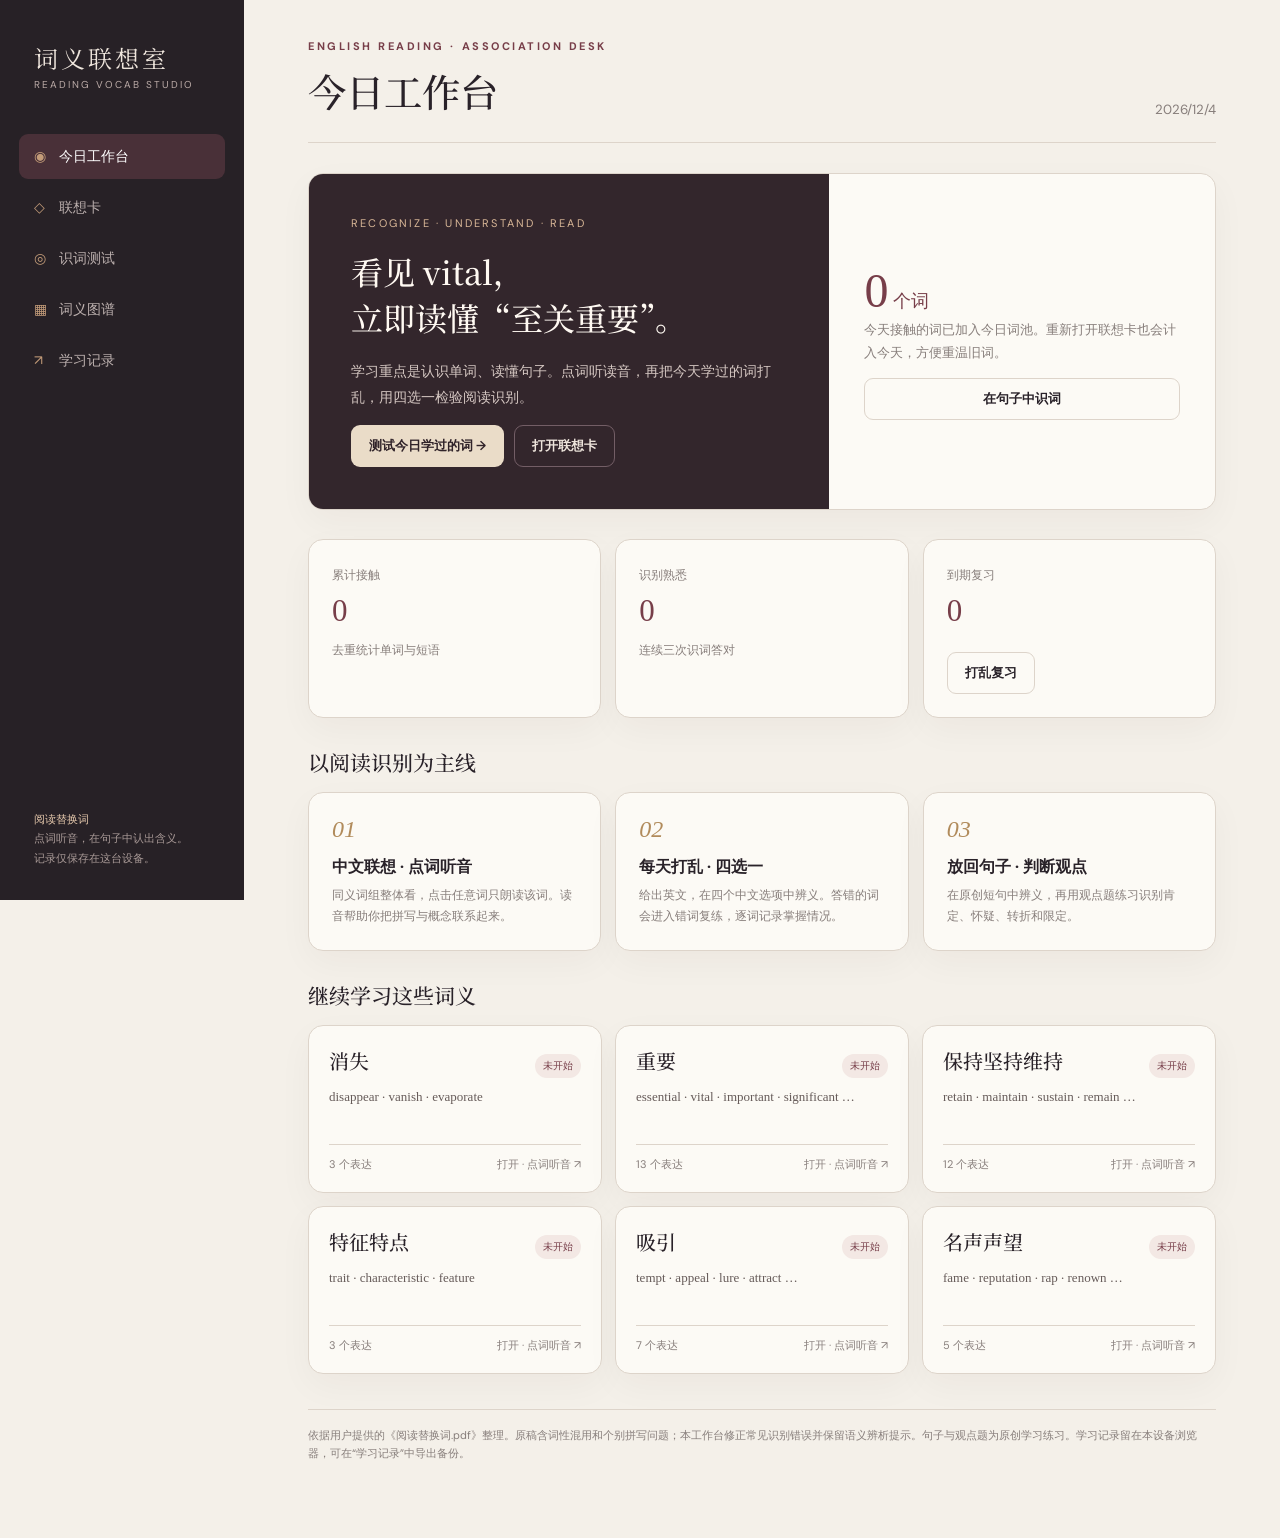
<file: reading-association/index.html>
<!doctype html>
<html lang="zh-CN">
<head>
<meta charset="utf-8"><meta name="viewport" content="width=device-width,initial-scale=1">
<meta name="theme-color" content="#271e22"><title>词义联想室｜阅读替换词工作台</title>
<meta name="description" content="从中文词义出发，联想、默写与辨认阅读替换词。每天学过的词打乱四选一，在句子中识词，理解作者观点。">
<link rel="icon" type="image/svg+xml" href="data:image/svg+xml,%3Csvg xmlns='http://www.w3.org/2000/svg' viewBox='0 0 64 64'%3E%3Crect width='64' height='64' rx='15' fill='%23271e22'/%3E%3Cpath d='M15 19h34M15 32h25M15 45h34' stroke='%23d5b584' stroke-width='4' stroke-linecap='round'/%3E%3Ccircle cx='45' cy='32' r='5' fill='%23b45d61'/%3E%3C/svg%3E">
<style>
@import url('https://fonts.googleapis.com/css2?family=DM+Sans:wght@400;500;600;700&family=Noto+Serif+SC:wght@400;500;600&display=swap');
:root{--bg:#f4f0e9;--paper:#fcfaf5;--ink:#292229;--wine:#773e49;--wine2:#9d5a62;--muted:#877e7b;--line:#ddd4ca;--gold:#b18b5b;--green:#4e7762;--soft:#ebe3d9}*{box-sizing:border-box}body{margin:0;background:var(--bg);color:var(--ink);font-family:'DM Sans','PingFang SC',system-ui,sans-serif}button,input{font:inherit}button{cursor:pointer}button:focus-visible,input:focus-visible{outline:3px solid #c69b80;outline-offset:2px}.app{min-height:100vh;display:grid;grid-template-columns:244px minmax(0,1fr)}aside{background:#272126;color:#eee5dc;padding:31px 19px;display:flex;flex-direction:column;position:sticky;top:0;height:100vh}.logo{font-family:'Noto Serif SC',serif;font-size:24px;letter-spacing:.12em;padding:9px 15px 3px}.logo-sub{font-size:10px;letter-spacing:.2em;color:#bbaba7;padding:0 15px 43px}.nav{display:grid;gap:6px}.nav button{background:transparent;border:0;color:#bcb0ae;text-align:left;border-radius:9px;padding:13px 15px;font-size:14px}.nav button.active,.nav button:hover{background:#493038;color:#fff}.nav button span{display:inline-block;width:25px;color:#c39c79}.aside-end{margin-top:auto;font-size:11px;color:#a99a97;line-height:1.8;padding:0 15px}.aside-end b{color:#e5c8ac;font-weight:500}main{width:100%;max-width:1520px;padding:39px clamp(18px,5vw,78px) 75px;margin:auto}.top{display:flex;justify-content:space-between;align-items:end;border-bottom:1px solid var(--line);padding-bottom:24px;margin-bottom:30px}.kicker{font-size:11px;letter-spacing:.23em;color:var(--wine);font-weight:700;margin-bottom:10px}h1,h2,h3,p{margin-top:0}h1,h2{font-family:'Noto Serif SC','Songti SC',serif;font-weight:500}h1{font-size:clamp(27px,3vw,39px);margin-bottom:0}.top small{color:var(--muted)}.panel{background:var(--paper);border:1px solid var(--line);border-radius:15px;box-shadow:0 12px 35px #3a22220a}.hero{display:grid;grid-template-columns:1.35fr 1fr;overflow:hidden}.hero-left{background:#33262c;color:#fff9f2;padding:42px}.hero-left .ey{font-size:11px;color:#d9b797;letter-spacing:.2em}.hero-left h2{font-size:32px;line-height:1.45;margin:18px 0}.hero-left p{max-width:570px;color:#d6c8c3;line-height:1.85;font-size:14px}.hero-right{padding:35px;display:flex;flex-direction:column;justify-content:center}.hero-right strong{font:48px Georgia,serif;color:var(--wine)}.hero-right p{color:var(--muted);font-size:13px;line-height:1.8}.btn{border:1px solid transparent;border-radius:9px;padding:11px 17px;font-weight:600;font-size:13px}.btn.primary{background:var(--wine);color:white}.btn.primary:hover{background:#5f303b}.btn.light{background:#eadcc8;color:#302329}.btn.outline{background:transparent;border-color:var(--line);color:var(--ink)}.btn:disabled{opacity:.45;cursor:not-allowed}.row{display:flex;gap:10px;flex-wrap:wrap;align-items:center}.grid3{display:grid;grid-template-columns:repeat(3,1fr);gap:14px}.stat{padding:23px}.stat b{font:31px Georgia,serif;color:var(--wine);display:block;margin:9px 0}.muted{color:var(--muted)}.small{font-size:12px}.section{margin-top:29px}.section h2{font-size:21px;margin-bottom:15px}.steps{display:grid;grid-template-columns:repeat(3,1fr);gap:14px}.step{padding:23px}.step i{font:italic 24px Georgia,serif;color:var(--gold)}.step h3{font-size:16px;margin:13px 0 7px}.step p{font-size:12px;color:var(--muted);line-height:1.75;margin:0}.toolbar{display:flex;gap:11px;flex-wrap:wrap;margin-bottom:17px}.search{flex:1;min-width:190px;padding:12px 15px;border:1px solid var(--line);background:var(--paper);border-radius:9px}.filter{background:var(--paper);border:1px solid var(--line);border-radius:9px;padding:10px 13px;color:var(--ink)}.atlas{display:grid;grid-template-columns:repeat(3,minmax(0,1fr));gap:13px}.group{padding:20px;cursor:pointer;transition:transform .15s,border-color .15s}.group:hover{transform:translateY(-2px);border-color:#be9d8c}.group-head{display:flex;justify-content:space-between;gap:8px;align-items:center}.group h3{font:500 20px 'Noto Serif SC',serif;margin:0 0 11px}.badge{font-size:10px;color:var(--wine);background:#f3e8e4;border-radius:99px;padding:5px 8px;white-space:nowrap}.group p{font:13px/1.7 Georgia,serif;color:#665b59;margin:0;min-height:43px}.group footer{border-top:1px solid var(--line);margin-top:15px;padding-top:12px;display:flex;justify-content:space-between;color:var(--muted);font-size:11px}.study-layout{display:grid;grid-template-columns:minmax(0,1fr) 300px;gap:17px}.study-main{padding:clamp(24px,4vw,45px);min-height:480px}.study-side{padding:26px;align-self:start}.overline{font-size:11px;letter-spacing:.18em;color:var(--wine);font-weight:700}.prompt{font:500 clamp(34px,5vw,58px)/1.3 'Noto Serif SC',serif;margin:25px 0 14px}.subline{color:var(--muted);line-height:1.75;font-size:13px}.memory{margin:28px 0;padding:20px;background:#f4ede5;border-left:3px solid var(--gold);border-radius:0 9px 9px 0}.memory label{font-size:11px;letter-spacing:.12em;color:var(--wine);font-weight:700}.memory strong{display:block;margin:9px 0;font:21px Georgia,serif;letter-spacing:.08em;overflow-wrap:anywhere}.memory p{font-size:12px;color:#6c5f5d;line-height:1.7;margin:0}.chunks{display:grid;gap:12px;margin:23px 0}.chunk{border-top:1px solid var(--line);padding-top:15px}.chunk label{font-size:11px;color:var(--muted)}.chips{display:flex;gap:8px;flex-wrap:wrap;margin-top:11px}.chip{border:1px solid #d4c6bc;background:#fffdf8;border-radius:7px;padding:8px 11px;font:15px Georgia,serif}.chip.hidden-word{color:transparent;background:#e5dcd2;border-color:#e5dcd2;text-shadow:none;user-select:none;min-width:55px}.chip.found{background:#e1eee6;border-color:#9fc6ae;color:#285a3f}.chip.missing{background:#f6e5e0;border-color:#d2a6a1}.note{font-size:12px;line-height:1.8;color:#6c5b59;margin-top:20px;background:#f8f3ed;border-radius:9px;padding:14px}.study-side h3{font:500 20px 'Noto Serif SC',serif}.study-side p{font-size:12px;color:var(--muted);line-height:1.8}.meter{height:6px;background:#e8ded4;border-radius:10px;overflow:hidden}.meter span{height:100%;background:var(--wine);display:block}.recall-input{width:100%;padding:15px;border:1px solid var(--line);border-radius:9px;background:white;font-size:15px}.recall-tags{min-height:36px;margin:15px 0}.recall-tags span{display:inline-block;margin:0 7px 7px 0;padding:5px 9px;background:#e5efe8;border-radius:6px;color:#32624b;font:13px Georgia,serif}.feedback{min-height:26px;color:var(--wine);font-size:13px}.quiz-options{display:grid;grid-template-columns:1fr 1fr;gap:10px;margin-top:22px}.quiz-options button{padding:18px;text-align:left;border:1px solid var(--line);background:#fff;border-radius:9px;color:var(--ink)}.quiz-options button.correct{border-color:#76a387;background:#e2efe6}.quiz-options button.wrong{border-color:#c88686;background:#f5e3df}.quiz-word{font:clamp(33px,4vw,54px) Georgia,serif;color:var(--wine);overflow-wrap:anywhere;margin:25px 0}.progress-list{display:grid;gap:9px}.progress-list button{padding:12px 14px;border:1px solid var(--line);background:var(--paper);border-radius:8px;text-align:left;display:flex;justify-content:space-between}.empty{padding:35px;text-align:center;color:var(--muted)}.hidden{display:none!important}.mobile-nav{display:none}.spacer{margin-top:14px}.notice{font-size:12px;color:var(--muted);line-height:1.8}.danger{color:#9a4141}#toast{position:fixed;right:20px;bottom:20px;background:#30252a;color:white;padding:12px 18px;border-radius:9px;z-index:10;box-shadow:0 10px 30px #0002;display:none}.source{margin-top:35px;border-top:1px solid var(--line);padding-top:16px;color:var(--muted);font-size:11px;line-height:1.7}
@media(max-width:980px){.atlas{grid-template-columns:repeat(2,1fr)}.study-layout{grid-template-columns:1fr}.study-side{order:2}.hero{grid-template-columns:1fr 230px}}@media(max-width:700px){.app{display:block}aside{display:none}main{padding:24px 17px 95px}.top{margin-bottom:20px}.top small{display:none}.hero{grid-template-columns:1fr}.hero-left,.hero-right{padding:25px}.hero-left h2{font-size:25px}.hero-right strong{font-size:34px}.grid3,.steps{grid-template-columns:1fr 1fr}.atlas{grid-template-columns:1fr}.mobile-nav{display:flex;position:fixed;bottom:0;left:0;right:0;z-index:5;background:#272126;justify-content:space-around;padding:9px 3px max(9px,env(safe-area-inset-bottom));box-shadow:0 -10px 24px #0002}.mobile-nav button{background:none;border:0;color:#c8babb;font-size:11px;padding:6px}.mobile-nav button.active{color:#fff}.study-main{min-height:420px}.quiz-options{grid-template-columns:1fr}.group p{min-height:0}}@media(max-width:430px){.grid3,.steps{grid-template-columns:1fr}.top h1{font-size:26px}}

.mode-tabs{display:flex;gap:8px;flex-wrap:wrap;margin-bottom:20px}.mode-tabs button{border:1px solid var(--line);background:var(--paper);padding:10px 14px;border-radius:99px;color:var(--ink);cursor:pointer}.mode-tabs button.active{background:var(--wine);color:white;border-color:var(--wine)}.word-audio{display:inline-flex;gap:9px;align-items:center;cursor:pointer;color:var(--ink);min-height:45px}.word-audio:hover,.word-audio.speaking{background:#f2e1d9;border-color:var(--wine)}.audio-icon{font:10px system-ui;color:var(--wine);opacity:.7}.word-dot{width:6px;height:6px;border-radius:99px;background:#b45d61}.reading-sentence{font:clamp(23px,3vw,31px)/1.7 Georgia,serif;margin:25px 0 23px;overflow-wrap:anywhere}mark{background:#eadacc;color:var(--wine);padding:2px 4px;box-decoration-break:clone}.option-letter{display:inline-grid;place-items:center;border:1px solid var(--line);width:25px;height:25px;border-radius:6px;margin-right:10px;font:12px Georgia,serif}.quiz-options button:disabled{opacity:1;cursor:default}.on-dark{color:#eee5dc!important;border-color:#735e66!important}.quiz-options button{min-height:65px;line-height:1.6}.source{font-size:11px}
</style></head>
<body><div class="app"><aside><div class="logo">词义联想室</div><div class="logo-sub">READING VOCAB STUDIO</div><nav class="nav" id="nav"></nav><div class="aside-end"><b>阅读替换词</b><br>点词听音，在句子中认出含义。<br>记录仅保存在这台设备。</div></aside><main><header class="top"><div><div class="kicker">ENGLISH READING · ASSOCIATION DESK</div><h1 id="pageTitle">今日工作台</h1></div><small id="date"></small></header><div id="view"></div><div class="source">依据用户提供的《阅读替换词.pdf》整理。原稿含词性混用和个别拼写问题；本工作台修正常见识别错误并保留语义辨析提示。句子与观点题为原创学习练习。学习记录留在本设备浏览器，可在“学习记录”中导出备份。</div></main></div><nav class="mobile-nav" id="mobileNav"></nav><div id="toast" role="status" aria-live="polite"></div>
<script>const DATA=[{"id":1,"label":"消失","words":["disappear","vanish","evaporate"],"note":"同组词用于阅读识别；实际写作需核对词性、搭配和语境。"},{"id":2,"label":"重要","words":["essential","vital","important","significant","crucial","critical","indispensable","necessary","principal","matter","count much","central","integral"],"note":"essential / vital / crucial 偏“不可缺”；significant 偏“有意义”；principal 偏“主要”；matter、count much 是动词表达。"},{"id":3,"label":"保持坚持维持","words":["retain","maintain","sustain","remain","keep","stay","hold","stick","insist","persist","persevere","preserve"],"note":"retain / preserve 偏“保留”；maintain / sustain 偏“维持”；insist / persist / persevere 偏“坚持”。"},{"id":4,"label":"特征特点","words":["trait","characteristic","feature"],"note":"同组词用于阅读识别；实际写作需核对词性、搭配和语境。"},{"id":5,"label":"吸引","words":["tempt","appeal","lure","attract","draw","suck","absorb"],"note":"attract / draw / appeal to 偏“吸引”；tempt / lure 偏“诱使”；absorb 偏“使全神贯注”；suck 常有“吸入”义。"},{"id":6,"label":"名声声望","words":["fame","reputation","rap","renown","prestige"],"note":"同组词用于阅读识别；实际写作需核对词性、搭配和语境。"},{"id":7,"label":"争议","words":["dispute","controversy","debate"],"note":"controversy 是名词；dispute、debate 兼有名词或动词用法。"},{"id":8,"label":"导致引发","words":["cause","arouse","raise","trigger","spur","spark","lead to","contribute to","result in","give rise to","bring about"],"note":"同组词用于阅读识别；实际写作需核对词性、搭配和语境。"},{"id":9,"label":"源于","words":["stem from","originate from","come from","result from","derive from"],"note":"同组词用于阅读识别；实际写作需核对词性、搭配和语境。"},{"id":10,"label":"分配","words":["allocate","distribute"],"note":"同组词用于阅读识别；实际写作需核对词性、搭配和语境。"},{"id":11,"label":"限制、抑制","words":["restrict","restrain","resist","constrain","confine","condition","cap","limit","scale back","check","curb","inhibit","suppress"],"note":"restrict / constrain / limit 偏限制；curb / inhibit / suppress 偏遏制；resist 是“抵抗”。"},{"id":12,"label":"授予、给","words":["grant","give","authorize"],"note":"grant 可指正式授予；authorize 是“授权”，不能直接代换 give。"},{"id":13,"label":"裁决","words":["rule","judge","verdict"],"note":"rule / judge 是动词；verdict 是名词“裁决结果”。"},{"id":14,"label":"遵守遵循","words":["comply","adhere","abide","follow","obey","stick to","cling to","conform"],"note":"comply with、adhere to、abide by、conform to 的介词不同；cling to 偏“紧抓/坚持”。"},{"id":15,"label":"变","words":["change","alter","shift","switch","transform","adapt","adjust","remodel","reform","rebuild","reshape"],"note":"同组词用于阅读识别；实际写作需核对词性、搭配和语境。"},{"id":16,"label":"公司","words":["business","corporation","firm","company","enterprise"],"note":"同组词用于阅读识别；实际写作需核对词性、搭配和语境。"},{"id":17,"label":"增加","words":["increase","ascend","jump","up","climb","mount","rocket","surge","rise","grow"],"note":"同组词用于阅读识别；实际写作需核对词性、搭配和语境。"},{"id":18,"label":"减少","words":["decrease","descend","drop","fall","lower","down","crash","diminish","decline","cut","reduce","shrink"],"note":"同组词用于阅读识别；实际写作需核对词性、搭配和语境。"},{"id":19,"label":"加强","words":["enhance","strengthen","boost","reinforce","augment","intensify"],"note":"同组词用于阅读识别；实际写作需核对词性、搭配和语境。"},{"id":20,"label":"强调","words":["underline","spotlight","emphasize","stress","highlight"],"note":"同组词用于阅读识别；实际写作需核对词性、搭配和语境。"},{"id":21,"label":"免于","words":["immune","exempt","free"],"note":"immune to / exempt from / free from 搭配不同。"},{"id":22,"label":"易碎易受影响","words":["susceptible","fragile","vulnerable","feeble","weak"],"note":"同组词用于阅读识别；实际写作需核对词性、搭配和语境。"},{"id":23,"label":"危险风险","words":["risk","danger","venture","hazard","threat","on the cliff"],"note":"risk / danger / hazard / threat 侧重不同；venture 是“冒险事业”；on the cliff 不是常用的“风险”同义表达。"},{"id":24,"label":"迫近的","words":["looming","coming","nearby","around the corner"],"note":"同组词用于阅读识别；实际写作需核对词性、搭配和语境。"},{"id":25,"label":"普遍的常⻅的","words":["common","prevailing","prevalent","popular","widespread"],"note":"同组词用于阅读识别；实际写作需核对词性、搭配和语境。"},{"id":26,"label":"趋势倾向","words":["trend","inclination","direction","tendency"],"note":"同组词用于阅读识别；实际写作需核对词性、搭配和语境。"},{"id":27,"label":"结果后果","words":["result","consequence","aftermath","outcome"],"note":"同组词用于阅读识别；实际写作需核对词性、搭配和语境。"},{"id":28,"label":"本能、直觉、不思考、无意识、自动、第一印象、程式化、冲动","words":["intuitive","instinctive","unreflecting","unconscious","automatic","first impression","gut","feeling","mechanical","impulsive"],"note":"这些词跨多个概念：intuition、unconscious、automatic、impulsive 不能互换。"},{"id":29,"label":"解决方案","words":["solution","cure"],"note":"solution 是方案；cure 多指治愈或根治。"},{"id":30,"label":"具体的","words":["specific","certain"],"note":"specific 是具体的；certain 常指某个或确定的。"},{"id":31,"label":"支持","words":["side with","support","advocate","champion","cheerleader(啦啦队)","back","in favor of"],"note":"cheerleader 是“支持者”；in favor of、side with 是短语，搭配各异。"},{"id":32,"label":"要求需要","words":["require","demand","ask","request","ask for","beg for","need","call for"],"note":"同组词用于阅读识别；实际写作需核对词性、搭配和语境。"},{"id":33,"label":"互动","words":["interaction","communication","conversation","talk","exchange"],"note":"同组词用于阅读识别；实际写作需核对词性、搭配和语境。"},{"id":34,"label":"影响","words":["sway","influence","impact","affect","dictate"],"note":"同组词用于阅读识别；实际写作需核对词性、搭配和语境。"},{"id":35,"label":"开始最初","words":["initial","start","begin","dawn"],"note":"同组词用于阅读识别；实际写作需核对词性、搭配和语境。"},{"id":36,"label":"热情热忱","words":["eagerness","passion","enthusiasm","zeal"],"note":"同组词用于阅读识别；实际写作需核对词性、搭配和语境。"},{"id":37,"label":"评估估计","words":["evaluate","appraise","estimate","assess"],"note":"同组词用于阅读识别；实际写作需核对词性、搭配和语境。"},{"id":38,"label":"合作协作","words":["cooperate","collaborate","coordinate"],"note":"同组词用于阅读识别；实际写作需核对词性、搭配和语境。"},{"id":39,"label":"躲避逃避","words":["escape","evade"],"note":"同组词用于阅读识别；实际写作需核对词性、搭配和语境。"},{"id":40,"label":"方式方法","words":["measure","means","approach","way","method","fashion","manner"],"note":"measure 常指措施；means、method、approach 偏方法；manner 偏方式或举止。"},{"id":41,"label":"解读理解","words":["understand","interpret","grasp","comprehend"],"note":"同组词用于阅读识别；实际写作需核对词性、搭配和语境。"},{"id":42,"label":"高估夸大","words":["exaggerate","overstate","overvalue","overestimate"],"note":"overestimate 偏高估数量；exaggerate / overstate 偏夸大表述。"},{"id":43,"label":"真实","words":["real","authentic"],"note":"同组词用于阅读识别；实际写作需核对词性、搭配和语境。"},{"id":44,"label":"忽略","words":["neglect","ignore","bypass","overlook","turn a blind eye to"],"note":"同组词用于阅读识别；实际写作需核对词性、搭配和语境。"},{"id":45,"label":"可能","words":["likely","possible","probable","potential","maybe","feasible"],"note":"maybe 是副词；possible / likely / probable 是形容词；potential 偏潜在。"},{"id":46,"label":"现在","words":["existing","now","today","present","current"],"note":"同组词用于阅读识别；实际写作需核对词性、搭配和语境。"},{"id":47,"label":"目标目的","words":["target","aim","goal","purpose","objective"],"note":"同组词用于阅读识别；实际写作需核对词性、搭配和语境。"},{"id":48,"label":"客观公正不偏袒","words":["impartial","objective","neutral","unbiased","unprejudiced","fair","even","equal","integrity","parity"],"note":"integrity 是正直；parity 是平等；其余词也有词性和语境差异。"},{"id":49,"label":"偏⻅偏袒","words":["partiality","bias","prejudice","favor"],"note":"同组词用于阅读识别；实际写作需核对词性、搭配和语境。"},{"id":50,"label":"奇怪","words":["odd","curious","bizarre","strange"],"note":"同组词用于阅读识别；实际写作需核对词性、搭配和语境。"},{"id":51,"label":"谦虚","words":["modest","unpretentious"],"note":"同组词用于阅读识别；实际写作需核对词性、搭配和语境。"},{"id":52,"label":"拒绝","words":["reject","refuse","decline"],"note":"同组词用于阅读识别；实际写作需核对词性、搭配和语境。"},{"id":53,"label":"忠诚","words":["loyal","faithful","allegiant"],"note":"同组词用于阅读识别；实际写作需核对词性、搭配和语境。"},{"id":54,"label":"坦率直接","words":["straight","frank","honest"],"note":"同组词用于阅读识别；实际写作需核对词性、搭配和语境。"},{"id":55,"label":"工作职业","words":["career","occupation","vocation","profession","cause","job","work","employment"],"note":"同组词用于阅读识别；实际写作需核对词性、搭配和语境。"},{"id":56,"label":"保护","words":["guard","protect","shield","shelter","safeguard"],"note":"同组词用于阅读识别；实际写作需核对词性、搭配和语境。"},{"id":57,"label":"习惯","words":["tradition","custom","convention","habit"],"note":"habit 偏个人习惯；custom / tradition 偏群体习俗；convention 偏惯例。"},{"id":58,"label":"环境","words":["environment","context","surroundings"],"note":"同组词用于阅读识别；实际写作需核对词性、搭配和语境。"},{"id":59,"label":"强烈剧烈","words":["strong","acute","intense"],"note":"同组词用于阅读识别；实际写作需核对词性、搭配和语境。"},{"id":60,"label":"持续","words":["constant","durable","lasting","always"],"note":"同组词用于阅读识别；实际写作需核对词性、搭配和语境。"},{"id":61,"label":"责任","words":["responsibility","accountability","liability","obligation","duty"],"note":"同组词用于阅读识别；实际写作需核对词性、搭配和语境。"},{"id":62,"label":"效率","words":["productivity","efficiency"],"note":"efficiency 是效率；productivity 是生产率，二者并非完全同义。"},{"id":63,"label":"顾客消费者","words":["customer","consumer","shopper","buyer","purchaser"],"note":"同组词用于阅读识别；实际写作需核对词性、搭配和语境。"},{"id":64,"label":"用","words":["take advantage of","apply","employ","use","harness","utilize"],"note":"同组词用于阅读识别；实际写作需核对词性、搭配和语境。"},{"id":65,"label":"主导","words":["leading","dominant"],"note":"同组词用于阅读识别；实际写作需核对词性、搭配和语境。"},{"id":66,"label":"抚养","words":["rear","raise"],"note":"同组词用于阅读识别；实际写作需核对词性、搭配和语境。"},{"id":67,"label":"培养","words":["foster","cultivate","develop","nurture"],"note":"同组词用于阅读识别；实际写作需核对词性、搭配和语境。"},{"id":68,"label":"奖励回报","words":["reward","award","prize","return"],"note":"reward / return 偏回报；award / prize 偏奖项。"},{"id":69,"label":"永久","words":["eternal","immortal","everlasting","perpetual","permanent","for good"],"note":"同组词用于阅读识别；实际写作需核对词性、搭配和语境。"},{"id":70,"label":"满意满足","words":["content","satisfied"],"note":"同组词用于阅读识别；实际写作需核对词性、搭配和语境。"},{"id":71,"label":"模棱两可","words":["ambiguous","uncertain","blurry","unclear"],"note":"同组词用于阅读识别；实际写作需核对词性、搭配和语境。"},{"id":72,"label":"阻碍障碍禁止停止","words":["hinder","obstacle","hamper","prevent","stop","block","barrier","paralysis","ban","prohibit","cease"],"note":"动词 hinder / hamper、名词 obstacle / barrier、禁止 ban / prohibit、停止 cease 属不同小类。"},{"id":73,"label":"行为","words":["conduct","behavior","action","manner"],"note":"同组词用于阅读识别；实际写作需核对词性、搭配和语境。"},{"id":74,"label":"广告","words":["advertisement","commercial"],"note":"同组词用于阅读识别；实际写作需核对词性、搭配和语境。"},{"id":75,"label":"足够","words":["adequate","abundant","sufficient","plenty","rich","enough"],"note":"adequate / sufficient / enough 是够用；abundant / plenty 是充裕；rich 需看搭配。"},{"id":76,"label":"缺乏","words":["lack","want","shortage"],"note":"同组词用于阅读识别；实际写作需核对词性、搭配和语境。"},{"id":77,"label":"探索","words":["probe","explore","exploit"],"note":"explore / probe 偏探索；exploit 常指利用，可能有负面语义。"},{"id":78,"label":"错误、缺陷","words":["mistake","error","slip","fault","flaw"],"note":"同组词用于阅读识别；实际写作需核对词性、搭配和语境。"},{"id":79,"label":"意识","words":["aware","conscious","realize"],"note":"aware / conscious 是形容词；realize 是动词。"},{"id":80,"label":"健康","words":["health","well-being"],"note":"同组词用于阅读识别；实际写作需核对词性、搭配和语境。"},{"id":81,"label":"法规","words":["rule","regulation"],"note":"同组词用于阅读识别；实际写作需核对词性、搭配和语境。"},{"id":82,"label":"获得","words":["obtain","attain","get","earn","achieve","get one’s hands on","acquire","get access to","gain"],"note":"attain / achieve 偏达成目标；earn 偏赢得；get access to 是取得使用权限。"},{"id":83,"label":"寻找","words":["seek","look for","find","search"],"note":"同组词用于阅读识别；实际写作需核对词性、搭配和语境。"},{"id":84,"label":"允许","words":["allow","permit","license"],"note":"同组词用于阅读识别；实际写作需核对词性、搭配和语境。"},{"id":85,"label":"新","words":["new","novel","creative","innovative","emerging"],"note":"novel 偏新颖；creative / innovative 偏创新；emerging 偏新兴。"},{"id":86,"label":"能力","words":["capability","capacity","ability"],"note":"同组词用于阅读识别；实际写作需核对词性、搭配和语境。"},{"id":87,"label":"承诺","words":["promise","commitment"],"note":"同组词用于阅读识别；实际写作需核对词性、搭配和语境。"},{"id":88,"label":"挑战","words":["challenge","defy"],"note":"同组词用于阅读识别；实际写作需核对词性、搭配和语境。"},{"id":89,"label":"撤回","words":["retreat","withdraw"],"note":"同组词用于阅读识别；实际写作需核对词性、搭配和语境。"},{"id":90,"label":"破坏","words":["break","damage","impair","spoil","undermine","undercut","destroy","ruin"],"note":"impair / undermine 偏损害功能或基础；destroy / ruin 偏严重毁坏；destruct 并非常用独立动词，原稿已合并入 destroy。"},{"id":91,"label":"复杂","words":["complicated","intricate","complex"],"note":"同组词用于阅读识别；实际写作需核对词性、搭配和语境。"},{"id":92,"label":"骗","words":["fraud","deceive","cheat","trick","lie","mislead"],"note":"fraud 是名词；deceive / cheat / mislead 是动词；lie 表示说谎。"},{"id":93,"label":"系统性的、自上而下的、彻底的","words":["systematic","complete","top-down"],"note":"同组词用于阅读识别；实际写作需核对词性、搭配和语境。"},{"id":94,"label":"严格严苛","words":["strict","harsh","stern","rigid","rigorous","tight"],"note":"同组词用于阅读识别；实际写作需核对词性、搭配和语境。"},{"id":95,"label":"检查审查","words":["check","scrutinize","review","inspect","examine"],"note":"同组词用于阅读识别；实际写作需核对词性、搭配和语境。"},{"id":96,"label":"共同的集体的","words":["shared","collective","joint"],"note":"同组词用于阅读识别；实际写作需核对词性、搭配和语境。"},{"id":97,"label":"股票","words":["share","stock"],"note":"同组词用于阅读识别；实际写作需核对词性、搭配和语境。"},{"id":98,"label":"努力","words":["effort","strive","endeavor","try"],"note":"同组词用于阅读识别；实际写作需核对词性、搭配和语境。"},{"id":99,"label":"未来命运前景","words":["prospect","future","destiny","fate","fortune"],"note":"prospect 是前景；fate / destiny 偏命运；fortune 还可指财富。"},{"id":100,"label":"揭露","words":["reveal","disclose","unveil","unmask","uncloak","uncover"],"note":"同组词用于阅读识别；实际写作需核对词性、搭配和语境。"},{"id":101,"label":"隐藏","words":["conceal","hide"],"note":"同组词用于阅读识别；实际写作需核对词性、搭配和语境。"},{"id":102,"label":"扩大","words":["enlarge","expand","extend"],"note":"同组词用于阅读识别；实际写作需核对词性、搭配和语境。"},{"id":103,"label":"谨慎小心","words":["prudent","careful","cautious"],"note":"同组词用于阅读识别；实际写作需核对词性、搭配和语境。"},{"id":104,"label":"穷","words":["poor","impoverished","financially in need","financially challenged"],"note":"同组词用于阅读识别；实际写作需核对词性、搭配和语境。"},{"id":105,"label":"衣服","words":["garment","clothing","outfit"],"note":"同组词用于阅读识别；实际写作需核对词性、搭配和语境。"},{"id":106,"label":"指控","words":["accusation","charge"],"note":"同组词用于阅读识别；实际写作需核对词性、搭配和语境。"},{"id":107,"label":"减轻缓解","words":["ease","alleviate","lessen","relieve"],"note":"同组词用于阅读识别；实际写作需核对词性、搭配和语境。"},{"id":108,"label":"清除消除不要","words":["erase","eliminate","rid","wipe out","abandon","dismiss","ditch","abolish"],"note":"erase / wipe out 偏抹去；eliminate / abolish 偏消除、废除；abandon / ditch 偏抛弃。"},{"id":109,"label":"强迫、不情愿","words":["force","enforce","compel","unwilling","involuntary","reluctant"],"note":"force / compel 是动词；reluctant / unwilling 是形容词；enforce 表示实施规则。"},{"id":110,"label":"帮助","words":["aid","help","facilitate","assist"],"note":"同组词用于阅读识别；实际写作需核对词性、搭配和语境。"},{"id":111,"label":"反","words":["contro-","contra-","counter-","oppo-"],"note":"这些是词缀线索，不是独立的同义词。"},{"id":112,"label":"建立","words":["establish","set up","build","found"],"note":"同组词用于阅读识别；实际写作需核对词性、搭配和语境。"},{"id":113,"label":"好处","words":["benefit","merit"],"note":"同组词用于阅读识别；实际写作需核对词性、搭配和语境。"},{"id":114,"label":"精确准确","words":["exact","accurate","precise"],"note":"同组词用于阅读识别；实际写作需核对词性、搭配和语境。"},{"id":115,"label":"钱","words":["allowance","subsidy","finance","fee","fare","profit","compensation","pension","penalty","monetary","wealth","price","bank","fund","capital","loan","economy","wage","income","pay","spend","cost","value","precious","budget","invest","asset","revenue","salary","earning","bill","grant","expenditure"],"note":"原稿把金额、收入、开支、资产、税费及动作混在一起；请按页面中的语义分区记忆，不可整体互换。"},{"id":116,"label":"管理","words":["manage","govern"],"note":"同组词用于阅读识别；实际写作需核对词性、搭配和语境。"},{"id":117,"label":"加重加剧","words":["aggravate","fuel"],"note":"同组词用于阅读识别；实际写作需核对词性、搭配和语境。"},{"id":118,"label":"当地自家本国","words":["local","native","domestic","home"],"note":"同组词用于阅读识别；实际写作需核对词性、搭配和语境。"},{"id":119,"label":"道德","words":["ethic","conscience","moral"],"note":"同组词用于阅读识别；实际写作需核对词性、搭配和语境。"},{"id":120,"label":"教育","words":["education","schooling"],"note":"同组词用于阅读识别；实际写作需核对词性、搭配和语境。"},{"id":121,"label":"调查","words":["survey","investigate","research"],"note":"同组词用于阅读识别；实际写作需核对词性、搭配和语境。"},{"id":122,"label":"轻视","words":["contempt","hold one’s nose at","look down upon","despise","scorn"],"note":"同组词用于阅读识别；实际写作需核对词性、搭配和语境。"},{"id":123,"label":"仅仅","words":["only","just","exclusively"],"note":"同组词用于阅读识别；实际写作需核对词性、搭配和语境。"},{"id":124,"label":"对手敌人","words":["rival","competitor","enemy"],"note":"同组词用于阅读识别；实际写作需核对词性、搭配和语境。"},{"id":125,"label":"贵族","words":["aristocrat","noble"],"note":"同组词用于阅读识别；实际写作需核对词性、搭配和语境。"},{"id":126,"label":"顾问、提供建议","words":["adviser","counselor","consultant"],"note":"同组词用于阅读识别；实际写作需核对词性、搭配和语境。"},{"id":127,"label":"整合融入","words":["integrate","incorporate","fuse","mix"],"note":"同组词用于阅读识别；实际写作需核对词性、搭配和语境。"},{"id":128,"label":"居住","words":["live","reside","inhabit","dwell"],"note":"同组词用于阅读识别；实际写作需核对词性、搭配和语境。"},{"id":129,"label":"处理应对解决","words":["cope","handle","tackle","deal with","address","solve"],"note":"同组词用于阅读识别；实际写作需核对词性、搭配和语境。"},{"id":130,"label":"过程流程","words":["procedure","process"],"note":"同组词用于阅读识别；实际写作需核对词性、搭配和语境。"},{"id":131,"label":"榜样","words":["example","model"],"note":"同组词用于阅读识别；实际写作需核对词性、搭配和语境。"},{"id":132,"label":"自由、释放","words":["free","liberate","release"],"note":"同组词用于阅读识别；实际写作需核对词性、搭配和语境。"},{"id":133,"label":"不明显的","words":["subtle","trivial"],"note":"subtle 是细微难察觉；trivial 是不重要，不能直接替换。"},{"id":134,"label":"明显的","words":["obvious","apparent","pronounced"],"note":"同组词用于阅读识别；实际写作需核对词性、搭配和语境。"},{"id":135,"label":"天生的固有的","words":["inherent","inborn"],"note":"同组词用于阅读识别；实际写作需核对词性、搭配和语境。"},{"id":136,"label":"策略","words":["strategy","tactic"],"note":"同组词用于阅读识别；实际写作需核对词性、搭配和语境。"},{"id":137,"label":"侮辱","words":["disrespect","humiliate"],"note":"同组词用于阅读识别；实际写作需核对词性、搭配和语境。"},{"id":138,"label":"最终","words":["eventually","in the end","finally","terminal","end"],"note":"eventually / finally 是副词；terminal 是形容词；end 是名词或动词。"},{"id":139,"label":"标准","words":["criteria","standard"],"note":"criterion 是单数，criteria 是复数；standard 可作名词或形容词。"},{"id":140,"label":"启发","words":["shed light on","enlighten","inspire"],"note":"同组词用于阅读识别；实际写作需核对词性、搭配和语境。"},{"id":141,"label":"繁荣","words":["boom","thrive","prosper","flourish"],"note":"同组词用于阅读识别；实际写作需核对词性、搭配和语境。"},{"id":142,"label":"提升改善","words":["improve","progress","upgrade"],"note":"同组词用于阅读识别；实际写作需核对词性、搭配和语境。"},{"id":143,"label":"不同的","words":["different","various","distinctive"],"note":"同组词用于阅读识别；实际写作需核对词性、搭配和语境。"},{"id":144,"label":"车","words":["car","vehicle","motor","auto"],"note":"同组词用于阅读识别；实际写作需核对词性、搭配和语境。"},{"id":145,"label":"大","words":["big","tremendous","giant","huge","large","spacious"],"note":"同组词用于阅读识别；实际写作需核对词性、搭配和语境。"},{"id":146,"label":"小","words":["tiny","small"],"note":"同组词用于阅读识别；实际写作需核对词性、搭配和语境。"},{"id":147,"label":"比例比率","words":["rate","ratio","proportion"],"note":"同组词用于阅读识别；实际写作需核对词性、搭配和语境。"},{"id":148,"label":"相同","words":["-sym-","-sim-","homo-","identical","same"],"note":"-sym- / -sim- / homo- 是构词线索，不是独立词。"},{"id":149,"label":"税","words":["tax","levy","duty"],"note":"同组词用于阅读识别；实际写作需核对词性、搭配和语境。"},{"id":150,"label":"著名","words":["famous","eminent","prominent","well-known"],"note":"同组词用于阅读识别；实际写作需核对词性、搭配和语境。"},{"id":151,"label":"稳定","words":["stable","firm","steady"],"note":"同组词用于阅读识别；实际写作需核对词性、搭配和语境。"},{"id":152,"label":"胜利成功","words":["triumph","success","victory"],"note":"同组词用于阅读识别；实际写作需核对词性、搭配和语境。"},{"id":153,"label":"选择","words":["select","choose","opt"],"note":"同组词用于阅读识别；实际写作需核对词性、搭配和语境。"},{"id":154,"label":"分","words":["divide","classify","sort","categorize","split"],"note":"同组词用于阅读识别；实际写作需核对词性、搭配和语境。"},{"id":155,"label":"衰退","words":["recession","decay","reduction"],"note":"同组词用于阅读识别；实际写作需核对词性、搭配和语境。"},{"id":156,"label":"怀疑","words":["dubious","skeptical","questionable","doubtful"],"note":"同组词用于阅读识别；实际写作需核对词性、搭配和语境。"},{"id":157,"label":"监督监管","words":["monitor","supervise","oversee"],"note":"同组词用于阅读识别；实际写作需核对词性、搭配和语境。"},{"id":158,"label":"房产","words":["real estate","housing"],"note":"同组词用于阅读识别；实际写作需核对词性、搭配和语境。"},{"id":159,"label":"引用","words":["cite","quote"],"note":"同组词用于阅读识别；实际写作需核对词性、搭配和语境。"},{"id":160,"label":"风景","words":["landscape","scene"],"note":"同组词用于阅读识别；实际写作需核对词性、搭配和语境。"},{"id":161,"label":"超越","words":["excel","beyond","surpass"],"note":"surpass 是超越；excel 常用 excel at / in；beyond 是介词或副词。"},{"id":162,"label":"课程","words":["class","course","curriculum"],"note":"同组词用于阅读识别；实际写作需核对词性、搭配和语境。"},{"id":163,"label":"大约","words":["approximately","roughly","about","or so","almost"],"note":"almost 是“几乎”，不能当作“大约”。"},{"id":164,"label":"嘲笑","words":["tease","laugh at","mock","deride"],"note":"同组词用于阅读识别；实际写作需核对词性、搭配和语境。"},{"id":165,"label":"优先","words":["first","prioritize"],"note":"同组词用于阅读识别；实际写作需核对词性、搭配和语境。"},{"id":166,"label":"完成","words":["accomplish","finish","get done","complete"],"note":"同组词用于阅读识别；实际写作需核对词性、搭配和语境。"},{"id":167,"label":"促使","words":["encourage","urge","prompt"],"note":"同组词用于阅读识别；实际写作需核对词性、搭配和语境。"},{"id":168,"label":"有意刻意","words":["on purpose","by design","intentionally"],"note":"同组词用于阅读识别；实际写作需核对词性、搭配和语境。"},{"id":169,"label":"青少年","words":["adolescence","teenage"],"note":"adolescence 是青春期；teenage 是形容词。"},{"id":170,"label":"顶峰","words":["top","summit","peak"],"note":"同组词用于阅读识别；实际写作需核对词性、搭配和语境。"},{"id":171,"label":"认同接纳","words":["buy-in","accept","welcome","embrace"],"note":"同组词用于阅读识别；实际写作需核对词性、搭配和语境。"},{"id":172,"label":"木头","words":["timber","wood"],"note":"同组词用于阅读识别；实际写作需核对词性、搭配和语境。"},{"id":173,"label":"发展进步","words":["develop","advance"],"note":"同组词用于阅读识别；实际写作需核对词性、搭配和语境。"}];
const KEY='reading-association-v1', WORD_KEY='reading-recognition-v2';
const $=s=>document.querySelector(s), esc=s=>String(s).replace(/[&<>"']/g,c=>({'&':'&amp;','<':'&lt;','>':'&gt;','"':'&quot;',"'":'&#39;'}[c]));
function readStore(key,fallback){try{return JSON.parse(localStorage.getItem(key))||fallback}catch{return fallback}}
let legacy=readStore(KEY,{}), db=readStore(WORD_KEY,{words:{},sessions:[]});
db.words=db.words||{};db.sessions=db.sessions||[];
const norm=s=>s.toLowerCase().replace(/[’']/g,"'").trim().replace(/\s+/g,' ');
function day(t=Date.now()){let p=new Intl.DateTimeFormat('en-CA',{timeZone:'Asia/Shanghai',year:'numeric',month:'2-digit',day:'2-digit'}).formatToParts(new Date(t));let v=k=>p.find(x=>x.type===k).value;return `${v('year')}-${v('month')}-${v('day')}`}
function write(){try{localStorage.setItem(WORD_KEY,JSON.stringify(db))}catch{toast('浏览器未能保存进度，请导出备份')}}
const lexicon=[];for(const g of DATA)for(const w of g.words){let key=norm(w),exists=lexicon.find(x=>x.key===key);if(exists)exists.groups.push(g.id);else lexicon.push({key,w,gid:g.id,groups:[g.id]})}
for(const g of DATA){let old=legacy[g.id];if(old?.seen)for(const w of g.words){let key=norm(w);if(!db.words[key])db.words[key]={days:[day(old.seen)],first:old.seen,last:old.seen,streak:0,correct:0,wrong:0,due:0}}}write();
// These are sense clarifications, not a claim that every source term is interchangeable.
const SENSES={
 'principal':'主要的','matter':'重要；有关系','count much':'很重要','integral':'不可或缺的','decline':'下降；拒绝','objective':'客观的；目标',
 'appeal':'吸引力；呼吁','suck':'吸入','rap':'名声（常指负面评价）','authorize':'授权','verdict':'裁决结果',
 'resist':'抵抗','condition':'决定；制约','immune':'免疫的；不受影响的','exempt':'获豁免的','free':'自由的；免于',
 'venture':'冒险事业','on the cliff':'在悬崖上','nearby':'附近的','popular':'受欢迎的',
 'intuitive':'直觉的','instinctive':'本能的','unreflecting':'不假思索的','unconscious':'无意识的','automatic':'自动的','first impression':'第一印象','gut':'直觉；内心感受','feeling':'感觉','mechanical':'机械的','impulsive':'冲动的',
 'certain':'确定的；某个','cheerleader':'支持者；啦啦队员','beg for':'恳求','initial':'最初的','measure':'措施；衡量','fashion':'方式；时尚',
 'potential':'潜在的','feasible':'可行的','integrity':'正直','parity':'平等','even':'均等的','equal':'相等的','cause':'原因；事业；引起',
 'tradition':'传统','custom':'习俗','convention':'惯例','acute':'严重的；敏锐的','durable':'耐用的','always':'总是','productivity':'生产率',
 'return':'回报；返回','obstacle':'障碍','barrier':'屏障；障碍','paralysis':'瘫痪','ban':'禁止','prohibit':'禁止','cease':'停止','abundant':'丰富的','rich':'丰富的；富有的','exploit':'利用；剥削',
 'aware':'意识到的','conscious':'有意识的','realize':'意识到','find':'找到','novel':'新颖的','creative':'有创造力的','emerging':'新兴的','fraud':'欺诈','lie':'说谎','systematic':'系统的','complete':'完整的；完成','top-down':'自上而下的',
 'effort':'努力','prospect':'前景','destiny':'命运','fate':'命运','fortune':'财富；运气','unwilling':'不愿意的','involuntary':'非自愿的','reluctant':'不情愿的','enforce':'实施；强制执行',
 'allowance':'津贴','subsidy':'补贴','finance':'金融；资金','fee':'费用','fare':'交通费','profit':'利润','compensation':'补偿','pension':'养老金','penalty':'惩罚；罚款','monetary':'货币的','wealth':'财富','price':'价格','bank':'银行','fund':'资金；资助','capital':'资本','loan':'贷款','economy':'经济','wage':'工资','income':'收入','pay':'支付；薪酬','spend':'花费','cost':'成本；花费','value':'价值','precious':'珍贵的','budget':'预算','invest':'投资','asset':'资产','revenue':'营收','salary':'薪水','earning':'所得；收入','bill':'账单','grant':'授予；拨款','expenditure':'支出',
 'ethic':'道德准则','conscience':'良心','moral':'道德的','subtle':'细微的；不易察觉的','trivial':'微不足道的','eventually':'最终','finally':'最终；最后','terminal':'末端的；终点','end':'结束；末端',
 'different':'不同的','various':'各种各样的','distinctive':'独特的','spacious':'宽敞的','eminent':'杰出的；著名的','prominent':'突出的；著名的','beyond':'超出','almost':'几乎','first':'首先；第一','adolescence':'青春期','teenage':'青少年的','buy-in':'认同；支持',
 'rate':'比率；速度','ratio':'比值','proportion':'比例','duty':'责任；税','recession':'经济衰退','reduction':'减少', 'rule':'规则；裁定'
};
function meaning(x){return SENSES[x.key]||DATA.find(g=>g.id===x.gid).label.replace(/⻅/g,'见')}
const CONTEXTS=[
 ['vital','Reliable information is vital to making sound decisions.','可靠的信息对作出合理决策至关重要。','作者强调信息的必要性。'],
 ['essential','Public trust is essential for the reform to succeed.','公众信任是改革成功的必要条件。','necessary / indispensable 也强调不可缺少。'],
 ['crucial','The next few years will be crucial for the industry.','未来几年对这个行业至关重要。','作者强调这一时期的重要性。'],
 ['significant','The study found a significant difference between the two groups.','研究发现两组之间有显著差异。','这里 significant 指显著的，并非简单的“大”。'],
 ['critical','Early support is critical to the success of small businesses.','早期支持对小企业的成功至关重要。','这里 critical 表重要，不是“批评的”。'],
 ['indispensable','Independent evidence is indispensable to a fair investigation.','独立证据对公正调查不可或缺。','强调没有它就无法保证调查公正。'],
 ['maintain','The company struggled to maintain its reputation.','这家公司努力维持自己的声誉。','maintain 表维持既有状态。'],
 ['preserve','The policy aims to preserve local traditions.','这项政策旨在保护当地传统。','preserve 侧重保留和保护。'],
 ['sustain','Short-term funding cannot sustain the project indefinitely.','短期资金无法无限期地维持这个项目。','cannot 表否定：作者质疑项目的持久性。'],
 ['retain','The system allows users to retain control over their data.','该系统让用户保有对数据的控制权。','retain 表保留。'],
 ['trigger','A small change in prices can trigger a much larger response.','价格的微小变化可能引发更大的反应。','trigger 指引发，can 表可能而非必然。'],
 ['contribute to','Poor communication can contribute to workplace conflict.','沟通不畅可能促成职场冲突。','contribute to 表促成某结果，不表示唯一原因。'],
 ['stem from','Many of these problems stem from a lack of trust.','这些问题中有许多源于缺乏信任。','stem from 之后是原因，与 result in 的方向相反。'],
 ['result in','Repeated delays may result in higher costs.','反复延期可能导致更高的成本。','result in 之后是结果；may 表可能。'],
 ['result from','The decline may result from changes in consumer habits.','这一下降可能源于消费者习惯的变化。','result from 之后是原因。'],
 ['curb','The government introduced new rules to curb excessive borrowing.','政府推出新规以遏制过度借贷。','curb 表控制和遏制。'],
 ['inhibit','Fear of failure can inhibit creative thinking.','对失败的恐惧可能抑制创造性思维。','作者指出一种负面影响。'],
 ['restrict','The new rules restrict access to personal information.','新规限制获取个人信息。','restrict 表限制范围或权限。'],
 ['advocate','Some researchers advocate a more cautious approach.','一些研究者主张采取更谨慎的方法。','advocate 表支持、主张；some 不是全部。'],
 ['skeptical','The author remains skeptical about the promised benefits.','作者仍对所承诺的好处持怀疑态度。','skeptical 是观点判断的重要信号。'],
 ['dubious','The claim rests on dubious evidence.','这一说法依赖可疑的证据。','dubious 带怀疑和负面评价。'],
 ['questionable','The practical value of the proposal is questionable.','该提议的实际价值值得怀疑。','不是赞同，而是对其价值提出质疑。'],
 ['doubtful','It is doubtful that the plan will solve the underlying problem.','该计划能否解决根本问题值得怀疑。','作者不确信其有效性。'],
 ['impartial','An impartial review should consider evidence from both sides.','公正的审查应考虑双方的证据。','impartial 表不偏袒。'],
 ['bias','The sample may contain a bias toward wealthier households.','样本可能偏向较富裕的家庭。','bias 表偏差或偏向。'],
 ['overlook','Policymakers often overlook the costs faced by smaller firms.','政策制定者常常忽略小企业承担的成本。','overlook 在这里不是“俯瞰”。'],
 ['neglect','The debate tends to neglect the needs of older workers.','这场讨论往往忽视年长劳动者的需求。','作者批评讨论的不充分之处。'],
 ['feasible','The idea is attractive, but it may not be financially feasible.','这一想法很有吸引力，但在财务上可能不可行。','but 后转向可行性的保留意见。'],
 ['potential','The technology offers potential benefits, not guaranteed results.','该技术提供潜在好处，而非保证结果。','potential 表潜在，不等于确定会实现。'],
 ['undermine','Misleading claims can undermine public confidence.','误导性说法可能削弱公众信心。','undermine 指从基础上损害。'],
 ['alleviate','The measures may alleviate pressure without solving the problem.','这些措施可能缓解压力，却没有解决问题。','缓解并不等于解决。'],
 ['facilitate','Clear guidelines can facilitate cooperation between teams.','明确的指导原则能促进团队合作。','facilitate 表让事情更容易进行。'],
 ['reluctant','Many employees are reluctant to share personal information.','许多员工不愿分享个人信息。','reluctant 表不情愿，不是完全没有能力。'],
 ['enforce','A rule has little value if no one is willing to enforce it.','如果没人愿意执行，一条规则就没有多少价值。','enforce 指执行规则。'],
 ['subtle','The article makes a subtle distinction between access and ownership.','这篇文章对获取权和所有权作了细微区分。','subtle 表细微，不等于 trivial“不重要”。'],
 ['trivial','The author argues that these errors are not trivial.','作者认为这些错误并非微不足道。','注意 not：作者认为错误值得重视。'],
 ['ambiguous','The findings remain ambiguous and need further investigation.','研究结果仍不明确，需要进一步调查。','作者没有下定论。'],
 ['prevalent','This belief is prevalent among younger consumers.','这种看法在年轻消费者中普遍存在。','prevalent 表普遍存在。'],
 ['consequence','One unintended consequence was a rise in administrative costs.','一个未预料到的后果是管理成本上升。','consequence 强调某事带来的后果。'],
 ['assess','It is too early to assess the long-term effects of the policy.','评估该政策的长期影响还为时过早。','作者表示目前证据不足。'],
 ['reveal','The survey may reveal a gap between attitudes and actions.','调查可能揭示态度和行动之间的差距。','reveal 指让此前不明显的情况显现。'],
 ['conceal','Simple averages can conceal important differences.','简单的平均值可能掩盖重要差异。','作者提示统计方式的局限。'],
 ['revenue','Revenue increased, but profits fell as costs rose.','营收增加，但由于成本上升，利润下降。','revenue 是营收，不等于 profit。'],
 ['profit','Revenue increased, but profit fell as costs rose.','营收增加，但由于成本上升，利润下降。','profit 是扣除成本后的利润。'],
 ['subsidy','The subsidy helped reduce the cost of public transport.','补贴帮助降低公共交通的成本。','subsidy 是补贴。'],
 ['expenditure','The report calls for closer scrutiny of public expenditure.','报告呼吁更严格地审查公共支出。','expenditure 指支出。'],
 ['exclusively','The service is not designed exclusively for experts.','该服务并非专为专家设计。','not exclusively 指不只面向专家。'],
 ['approximately','Approximately one third of the respondents agreed.','约三分之一的受访者表示赞同。','approximately 表大约。'],
 ['almost','Almost all participants completed the task.','几乎所有参与者都完成了任务。','almost 表几乎，不等于 approximately。'],
 ['whereas','', '', ''],
 ['decline','The company decided to decline the offer.','该公司决定拒绝这一提议。','decline 在此表拒绝，不是下降。'],
 ['objective','The panel tried to remain objective throughout the review.','评审组试图在审查过程中保持客观。','objective 在此是形容词“客观的”，不是名词“目标”。'],
 ['novel','The study proposes a novel way to measure social trust.','研究提出一种衡量社会信任的新颖方法。','novel 在此是形容词，不是名词“小说”。'],
 ['accountability','Greater accountability can improve public confidence.','加强问责能够提升公众信心。','accountability 强调对行为或结果负责。'],
 ['thrive','Small firms may thrive when barriers to entry are reduced.','进入门槛降低时，小企业可能蓬勃发展。','thrive 表兴旺发展。'],
 ['address','The proposal fails to address the main concern.','该提议未能处理最主要的担忧。','address 在此表处理、回应，不是“地址”。']
].filter(x=>x[1]).map(([word,sentence,translation,explanation])=>({key:norm(word),word,sentence,translation,explanation}));
const OPINIONS=[
 {word:'vital',sentence:'Public trust is vital to reform, but it cannot replace independent oversight.',options:['信任很重要，但仍需要独立监督。','只要公众信任就可以取消监督。','公众信任对改革毫无作用。','独立监督必然损害公众信任。'],answer:0,explain:'vital 表肯定重要性；but it cannot replace 限定其作用。'},
 {word:'skeptical',sentence:'The author remains skeptical about claims that technology alone can solve inequality.',options:['作者相信技术能独自解决不平等。','作者质疑仅靠技术解决不平等的说法。','作者认为技术没有任何用途。','作者没有表达态度。'],answer:1,explain:'skeptical 是怀疑；alone 把质疑范围限定为“仅靠技术”。'},
 {word:'alleviate',sentence:'The policy may alleviate pressure, yet it leaves the underlying problem unresolved.',options:['政策已经根治问题。','政策没有任何作用。','政策可能缓解压力，但未解决根本问题。','根本问题与政策无关。'],answer:2,explain:'may 表可能；alleviate 是缓解；yet 后指出局限。'},
 {word:'feasible',sentence:'The plan sounds appealing, although its financial feasibility remains uncertain.',options:['作者肯定计划已经可行。','作者完全否定计划的吸引力。','作者认为计划肯定无法实施。','作者承认其吸引力，但保留对财务可行性的判断。'],answer:3,explain:'appealing 是肯定吸引力；although 和 uncertain 表保留意见。'},
 {word:'overlook',sentence:'Critics overlook the benefits of the scheme when they focus exclusively on its costs.',options:['作者认为批评者只看成本，忽略了好处。','作者认为该方案完全没有成本。','作者认同批评者已经全面评估方案。','作者认为成本和收益都不重要。'],answer:0,explain:'overlook 表忽略；exclusively 是仅仅。批评的对象是评估片面。'},
 {word:'potential',sentence:'Potential benefits should not be mistaken for guaranteed outcomes.',options:['所有潜在好处都会实现。','应区分潜在好处与有保证的结果。','任何潜在好处都不值得关注。','作者保证结果没有风险。'],answer:1,explain:'potential 与 guaranteed 对比；should not be mistaken for 表不可混同。'},
 {word:'subtle',sentence:'The difference is subtle, but it has significant consequences.',options:['差异很明显且没有后果。','作者认为细微差异不值得研究。','差异虽然细微，后果却很重要。','差异和后果都已经消失。'],answer:2,explain:'subtle 是细微；but 后的 significant 强调后果的重要性。'},
 {word:'assess',sentence:'It is too early to assess whether the reform has achieved its goals.',options:['改革确定成功。','改革确定失败。','作者拒绝今后评估改革。','现在判断改革是否达标还为时过早。'],answer:3,explain:'too early to assess 表判断条件不足，并非成功或失败。'},
 {word:'contribute to',sentence:'Economic growth can contribute to well-being, but it is not sufficient on its own.',options:['增长可能改善福祉，但单靠增长还不够。','经济增长必然保证所有人幸福。','增长对福祉完全有害。','作者认为福祉无需任何条件。'],answer:0,explain:'can contribute to 表可能促成；not sufficient on its own 表不充分。'},
 {word:'enforce',sentence:'The rules are necessary, although they will have little effect unless they are enforced.',options:['规则本身一定能产生效果。','规则必要，但只有得到执行才可能有效。','作者主张废除所有规则。','执行规则必然无效。'],answer:1,explain:'necessary 表肯定必要性；unless 引入效果的条件。'},
 {word:'undermine',sentence:'Poorly designed incentives may undermine the very goals they are meant to support.',options:['激励措施总能实现目标。','作者反对所有激励。','设计不当的激励可能损害其本来要支持的目标。','作者认为目标无需支持。'],answer:2,explain:'poorly designed 限定批评对象；may 表可能；undermine 表损害。'},
 {word:'trivial',sentence:'These errors are far from trivial and deserve closer attention.',options:['错误无关紧要。','错误已经得到彻底纠正。','作者认为不必关注错误。','错误并非小事，值得进一步关注。'],answer:3,explain:'far from trivial 是否定“不重要”；deserve closer attention 是要求重视。'}
];
const navs=[['home','今日工作台','◉'],['learn','联想卡','◇'],['quiz','识词测试','◎'],['atlas','词义图谱','▦'],['progress','学习记录','↗']];
const state={page:'home',id:1,filter:'all',query:'',date:day(),mode:'word',scope:'date',round:null};
const group=id=>DATA.find(g=>g.id===id)||DATA[0], wr=x=>db.words[typeof x==='string'?x:x.key];
function learned(){return lexicon.filter(x=>wr(x))}function todayWords(){return learned().filter(x=>wr(x).days.includes(day()))}function dueWords(){return learned().filter(x=>(wr(x).due||0)<=Date.now())}
function markWord(w){let k=norm(w),r=db.words[k];if(!r)r=db.words[k]={days:[],first:Date.now(),streak:0,correct:0,wrong:0,due:0};if(!r.days.includes(day()))r.days.push(day());r.last=Date.now();write()}
function markGroup(g){g.words.forEach(markWord)}
function status(g){let arr=g.words.map(w=>wr(norm(w))).filter(Boolean);return !arr.length?'未开始':arr.length===g.words.length&&arr.every(r=>(r.streak||0)>=3)?'熟悉':'学习中'}
function toast(s){let el=$('#toast');el.textContent=s;el.style.display='block';clearTimeout(window._toast);window._toast=setTimeout(()=>el.style.display='none',2600)}
function shuffle(arr){arr=[...arr];for(let i=arr.length-1;i>0;i--){let j=Math.floor(Math.random()*(i+1));[arr[i],arr[j]]=[arr[j],arr[i]]}return arr}
function setPage(page,id){state.page=page;if(id)state.id=id;if(page==='learn')markGroup(group(state.id));render();window.scrollTo({top:0,behavior:'smooth'})}
function navHtml(mobile=false){return navs.map(([p,n,ic])=>`<button class="${state.page===p?'active':''}" data-nav="${p}" aria-label="${n}">${mobile?ic+'<br>':''}${mobile?n:`<span>${ic}</span>${n}`}</button>`).join('')}
function render(){ $('#nav').innerHTML=navHtml();$('#mobileNav').innerHTML=navHtml(true);$('#date').textContent=new Date().toLocaleDateString('zh-CN');$('#pageTitle').textContent=navs.find(x=>x[0]===state.page)?.[1]||'今日工作台';$('#view').innerHTML=({home,learn,quiz,atlas,progress})[state.page]();bind()}
function home(){let n=todayWords().length,l=learned().length,d=dueWords().length;return `<section class="panel hero"><div class="hero-left"><div class="ey">RECOGNIZE · UNDERSTAND · READ</div><h2>看见 vital，<br>立即读懂“至关重要”。</h2><p>学习重点是认识单词、读懂句子。点词听读音，再把今天学过的词打乱，用四选一检验阅读识别。</p><div class="row"><button class="btn light" data-start="word">测试今日学过的词 →</button><button class="btn outline on-dark" data-go="learn">打开联想卡</button></div></div><div class="hero-right"><strong>${n}<span style="font:18px Georgia,serif"> 个词</span></strong><p>今天接触的词已加入今日词池。重新打开联想卡也会计入今天，方便重温旧词。</p><button class="btn outline" data-start="context">在句子中识词</button></div></section><section class="section grid3"><div class="panel stat"><span class="small muted">累计接触</span><b>${l}</b><span class="small muted">去重统计单词与短语</span></div><div class="panel stat"><span class="small muted">识别熟悉</span><b>${learned().filter(x=>(wr(x).streak||0)>=3).length}</b><span class="small muted">连续三次识词答对</span></div><div class="panel stat"><span class="small muted">到期复习</span><b>${d}</b><button class="btn outline spacer" data-due>打乱复习</button></div></section><section class="section"><h2>以阅读识别为主线</h2><div class="steps"><div class="panel step"><i>01</i><h3>中文联想 · 点词听音</h3><p>同义词组整体看，点击任意词只朗读该词。读音帮助你把拼写与概念联系起来。</p></div><div class="panel step"><i>02</i><h3>每天打乱 · 四选一</h3><p>给出英文，在四个中文选项中辨义。答错的词会进入错词复练，逐词记录掌握情况。</p></div><div class="panel step"><i>03</i><h3>放回句子 · 判断观点</h3><p>在原创短句中辨义，再用观点题练习识别肯定、怀疑、转折和限定。</p></div></div></section><section class="section"><h2>继续学习这些词义</h2><div class="atlas">${DATA.slice(0,6).map(groupCard).join('')}</div></section>`}
function chunks(g){let arr=[];for(let i=0;i<g.words.length;i+=4)arr.push(g.words.slice(i,i+4));return arr}
function wordButton(w){let r=wr(norm(w));return `<button class="chip word-audio" data-word="${esc(w)}" aria-label="朗读 ${esc(w)}"><span>${esc(w)}</span><span class="audio-icon" aria-hidden="true">◖))</span>${r&&(r.wrong||0)>0&&(r.streak||0)<3?'<span class="word-dot" title="需要巩固"></span>':''}</button>`}
function controls(){let i=DATA.findIndex(g=>g.id===state.id);return `<div class="row spacer"><button class="btn outline" data-prev ${i===0?'disabled':''}>← 上一组</button><button class="btn outline" data-next ${i===DATA.length-1?'disabled':''}>下一组 →</button><button class="btn outline" data-random>随机一组</button></div>`}
function learn(){let g=group(state.id);return `<div class="study-layout"><div class="panel study-main"><div class="overline">联想卡 · ${g.id} / ${DATA.length} · ${g.words.length} 个表达</div><div class="prompt">${esc(g.label.replace(/⻅/g,'见'))}</div><div class="subline">本组已加入今天的学习词池。点击任意单词，听它自己的读音。<br>先认识这组表达，再用四选一检验，不要求默写。</div><div class="chunks">${chunks(g).map((part,i)=>`<div class="chunk"><label>第 ${i+1} 段 · 同一概念下的表达</label><div class="chips">${part.map(wordButton).join('')}</div></div>`).join('')}</div><div class="note"><b>阅读辨析：</b>${esc(g.note.replace('请按页面中的语义分区记忆','请区分金额、收入、开支和资产等概念'))}</div><div class="row spacer"><button class="btn primary" data-group-test>四选一测试本组</button><button class="btn outline" data-speak>朗读整组</button><button class="btn outline" data-start="word">打乱今日词池</button></div>${controls()}</div><div class="panel study-side"><div class="overline">READING FIRST</div><h3>认识，比默写优先</h3><p>你的目标是看到英文就明白概念。不要把同组所有词当作可以互换的表达；词性、搭配与具体语境仍需区分。</p><p>本组词条：${g.words.length}<br>识别熟悉：${g.words.filter(w=>(wr(norm(w))?.streak||0)>=3).length}</p><button class="btn outline" data-go="atlas">打开全部词义</button></div></div>`}
function pool(){let all=state.scope==='group'?lexicon.filter(x=>x.groups.includes(state.id)):state.scope==='due'?dueWords():state.scope==='all'?learned():learned().filter(x=>wr(x).days.includes(state.date));if(state.mode==='context')return all.filter(x=>CONTEXTS.some(c=>c.key===x.key));if(state.mode==='opinion')return OPINIONS.filter(o=>all.some(x=>x.key===norm(o.word)||norm(o.word)==='feasible'&&x.key==='feasible'));return all.filter(x=>!/^[-]/.test(x.w)&&!x.w.endsWith('-')&&x.key!=='on the cliff')}
function dates(){return [...new Set(learned().flatMap(x=>wr(x).days))].sort().reverse()}
function configure(mode,scope='date'){state.mode=mode;state.scope=scope;state.date=day();state.round=null;setPage('quiz')}
function startRound(custom){let items=shuffle(custom||pool());state.round={items,index:0,correct:0,wrong:[],answered:false,chosen:null,finished:false,options:[],firstPass:items.length};if(items.length)prepareQuestion();render()}
function questionMeaning(x){return state.mode==='context'?({'decline':'拒绝','objective':'客观的','critical':'至关重要的','vital':'至关重要的','significant':'显著的','novel':'新颖的'}[x.key]||meaning(x)):meaning(x)}
function prepareQuestion(){let r=state.round,x=r.items[r.index];r.answered=false;r.chosen=null;if(state.mode==='opinion'){r.options=shuffle(x.options.map((label,i)=>({label,correct:i===x.answer})));return}let correct=questionMeaning(x),allMeanings=x.groups.map(id=>group(id).label);let excluded=new Set([correct,meaning(x),...allMeanings]);let candidates=shuffle(lexicon).map(y=>meaning(y)).filter(label=>!excluded.has(label));let distractors=[...new Set(candidates)].slice(0,3);r.options=shuffle([{label:correct,correct:true},...distractors.map(label=>({label,correct:false}))]);}
function dateToolbar(){return `<div class="toolbar"><select class="filter" id="scope" aria-label="测试词池"><option value="date" ${state.scope==='date'?'selected':''}>某天学过的词</option><option value="all" ${state.scope==='all'?'selected':''}>累计学过的词</option><option value="due" ${state.scope==='due'?'selected':''}>到期复习词</option>${state.scope==='group'?'<option value="group" selected>当前联想卡词组</option>':''}</select>${state.scope==='date'?`<select class="filter" id="study-date" aria-label="学习日期">${[...new Set([day(),...dates()])].map(d=>`<option value="${d}" ${d===state.date?'selected':''}>${d===day()?'今天 · ':''}${d}</option>`).join('')}</select>`:''}<button class="btn outline" data-restart>重新打乱</button></div><div class="mode-tabs">${[['word','单词四选一'],['context','句中辨义'],['opinion','观点判断']].map(([k,v])=>`<button class="${state.mode===k?'active':''}" data-mode="${k}">${v}</button>`).join('')}</div>`}
function highlight(sentence,word){let i=sentence.toLowerCase().indexOf(word.toLowerCase());if(i<0)return esc(sentence);return esc(sentence.slice(0,i))+`<mark>${esc(sentence.slice(i,i+word.length))}</mark>`+esc(sentence.slice(i+word.length))}
function quiz(){let r=state.round;if(!r){let p=pool();return dateToolbar()+`<div class="panel empty"><h2>${state.mode==='word'?'打乱学过的词，看看能否一眼认出':state.mode==='context'?'把词放回句子中理解':'通过词汇理解作者观点'}</h2><p>当前词池有 ${p.length} ${state.mode==='opinion'?'道观点题':'个可测试词条'}。</p><p class="notice">${state.mode==='word'?'题目逐词打乱，同一轮不会重复。无需输入英文。':state.mode==='context'?`句子为原创练习，当前提供 ${CONTEXTS.length} 个重点词语境；只测试你接触过的词。`:`原创观点练习 ${OPINIONS.length} 道；重点留意转折、否定与程度限定。`}</p>${p.length?'<button class="btn primary" data-begin>开始这一轮 →</button>':'<button class="btn primary" data-go="learn">先去联想卡学习</button>'}</div>`}if(r.finished){let total=r.items.length,accuracy=total?Math.round(r.correct/total*100):0;return dateToolbar()+`<div class="panel study-main"><div class="overline">本轮完成 · ${total} 道</div><div class="prompt">${accuracy}%</div><p class="subline">答对 ${r.correct} 道，答错 ${total-r.correct} 道。按识别结果安排下次复习。</p><div class="row"><button class="btn primary" data-restart>再打乱一轮</button>${r.wrong.length?'<button class="btn outline" data-mistakes>只复练错题</button>':''}</div>${r.wrong.length?`<div class="note"><b>这轮需要巩固：</b>${r.wrong.map(x=>esc(x.w||x.word)).join(' · ')}</div>`:'<div class="note">这一轮全部认出来了。之后再到句子里确认含义。</div>'}</div>`}let x=r.items[r.index],isOpinion=state.mode==='opinion',ctx=state.mode==='context'?CONTEXTS.find(c=>c.key===x.key):null;return dateToolbar()+`<div class="study-layout"><div class="panel study-main"><div class="overline">${isOpinion?'观点判断':ctx?'句中辨义':'单词四选一'} · ${r.index+1} / ${r.items.length}</div><div class="meter spacer"><span style="width:${r.index/r.items.length*100}%"></span></div><p class="subline spacer">${isOpinion?'根据这句话，选出最符合作者观点的一项。':ctx?'句中高亮的词或短语，最接近哪个中文含义？':'看到这个英文，选出它的中文含义。'}</p>${ctx||isOpinion?`<div class="reading-sentence">${highlight((ctx||x).sentence,ctx?ctx.word:x.word)}</div>`:`<div class="quiz-word">${esc(x.w)}</div>`}<button class="btn outline" data-quiz-audio>听${ctx||isOpinion?'整句':'这个词'}的读音</button><div class="quiz-options">${r.options.map((o,i)=>`<button data-option="${i}" ${r.answered?'disabled':''} class="${r.answered?(o.correct?'correct':r.chosen===i?'wrong':''):''}"><span class="option-letter">${'ABCD'[i]}</span>${esc(o.label)}</button>`).join('')}</div>${r.answered?`<div class="note"><b>${r.options[r.chosen].correct?'判断正确。':'本题选错了。'} </b>${isOpinion?esc(x.explain):ctx?`${esc(ctx.translation)}<br>${esc(ctx.explanation)}`:`${esc(x.w)} → ${esc(meaning(x))}<br>${esc(group(x.gid).note)}`}</div><button class="btn primary spacer" data-next-question>${r.index===r.items.length-1?'查看本轮结果':'下一题 →'}</button>`:''}</div><div class="panel study-side"><div class="overline">READING CHECK</div><h3>逐词识别，逐词复习</h3><p>今天学过的词会打乱排列。认识的词延后复习；答错的词保留在错词记录中，本轮结束后可以集中复练。</p><p>本轮答对：${r.correct}<br>本轮答错：${r.wrong.length}</p>${!isOpinion?`<button class="btn outline" data-back-group="${x.gid}">回看联想卡</button>`:''}</div></div>`}
function answerQuestion(i){let r=state.round;if(!r||r.answered||r.finished)return;let x=r.items[r.index],ok=r.options[i].correct;r.answered=true;r.chosen=i;if(ok)r.correct++;else r.wrong.push(x);if(state.mode!=='opinion'){let record=wr(x);if(record){record.correct=(record.correct||0)+(ok?1:0);record.wrong=(record.wrong||0)+(ok?0:1);record.streak=ok?Math.min(5,(record.streak||0)+1):0;record.due=Date.now()+(ok?[0,1,3,7,14,30][record.streak]*86400000:600000);record.lastTest=Date.now();write()}}render()}
function nextQuestion(){let r=state.round;if(!r?.answered)return;if(r.index===r.items.length-1){r.finished=true;db.sessions.push({date:day(),mode:state.mode,total:r.items.length,correct:r.correct,time:Date.now()});db.sessions=db.sessions.slice(-300);write()}else{r.index++;prepareQuestion()}render();window.scrollTo({top:0,behavior:'smooth'})}
function groupCard(g){return `<article class="panel group" role="button" tabindex="0" data-group="${g.id}" aria-label="学习${esc(g.label)}"><div class="group-head"><h3>${esc(g.label.replace(/⻅/g,'见'))}</h3><span class="badge">${status(g)}</span></div><p>${g.words.slice(0,4).map(esc).join(' · ')}${g.words.length>4?' …':''}</p><footer><span>${g.words.length} 个表达</span><span>打开 · 点词听音 ↗</span></footer></article>`}
function filtered(){let q=state.query.toLowerCase();return DATA.filter(g=>(!q||g.label.replace(/⻅/g,'见').includes(q)||g.words.some(w=>norm(w).includes(q)))&&(state.filter==='all'||state.filter==='new'&&status(g)==='未开始'||state.filter===status(g)))}
function atlas(){let list=filtered();return `<div class="toolbar"><input class="search" id="search" placeholder="搜索中文词义或英文单词" value="${esc(state.query)}" aria-label="搜索词组"><select class="filter" id="filter" aria-label="筛选词组">${[['all','全部词组'],['new','未接触'],['学习中','学习中'],['熟悉','识别熟悉']].map(([k,v])=>`<option value="${k}" ${state.filter===k?'selected':''}>${v}</option>`).join('')}</select></div><p class="small muted" id="resultCount">显示 ${list.length} / ${DATA.length} 组</p><div class="atlas" id="results">${list.map(groupCard).join('')||'<div class="panel empty">没有符合条件的词组</div>'}</div>`}
function refreshAtlas(){let list=filtered();$('#results').innerHTML=list.map(groupCard).join('')||'<div class="panel empty">没有符合条件的词组</div>';$('#resultCount').textContent=`显示 ${list.length} / ${DATA.length} 组`;bindGroups()}
function progress(){let old=learned(),mistakes=old.filter(x=>(wr(x).wrong||0)>0&&(wr(x).streak||0)<3).sort((a,b)=>wr(b).wrong-wr(a).wrong),sessions=db.sessions.filter(s=>s.date===day());return `<section class="grid3"><div class="panel stat"><span class="small muted">今日学过</span><b>${todayWords().length}</b></div><div class="panel stat"><span class="small muted">今日完成测试</span><b>${sessions.reduce((n,s)=>n+s.total,0)}</b></div><div class="panel stat"><span class="small muted">待巩固错词</span><b>${mistakes.length}</b></div></section><section class="section"><h2>按学习日期打乱复习</h2><div class="progress-list">${dates().map(d=>`<button data-day="${d}"><span>${d}</span><span class="muted">${old.filter(x=>wr(x).days.includes(d)).length} 个词 →</span></button>`).join('')||'<div class="panel empty">打开联想卡后，这里会记录每天接触的词。</div>'}</div></section><section class="section"><h2>错词识别</h2><div class="row spacer">${mistakes.length?'<button class="btn primary" data-all-mistakes>打乱测试这些错词</button>':''}</div><div class="chips spacer">${mistakes.slice(0,40).map(x=>wordButton(x.w)).join('')||'<p class="notice">暂无需要巩固的错词。</p>'}</div></section><section class="section panel" style="padding:25px"><h2>记录与备份</h2><p class="notice">记录保存在当前浏览器。旧版已接触词组自动迁移为词条记录；旧版默写等级不作为新版识词熟练度。换设备前导出，之后导入即可。</p><div class="row"><button class="btn outline" data-export>导出进度 JSON</button><label class="btn outline" style="cursor:pointer">导入进度 JSON<input type="file" id="import" accept="application/json,.json" hidden></label><button class="btn outline danger" data-reset>清空本机进度</button></div></section>`}
let activeAudio=null;
function speakText(text,button,kind='text'){if(activeAudio){activeAudio.pause();activeAudio=null}if('speechSynthesis'in window)speechSynthesis.cancel();document.querySelectorAll('.speaking').forEach(b=>b.classList.remove('speaking'));button?.classList.add('speaking');let finish=()=>button?.classList.remove('speaking');function deviceSpeech(){if(!('speechSynthesis'in window)){finish();toast('此浏览器暂不支持朗读，请尝试 Safari 或 Chrome');return}let u=new SpeechSynthesisUtterance(text);u.lang='en-US';u.rate=.85;let voices=speechSynthesis.getVoices();u.voice=voices.find(v=>v.lang==='en-US'&&v.localService)||voices.find(v=>v.lang==='en-US')||voices.find(v=>v.lang.startsWith('en'))||null;u.onend=finish;u.onerror=()=>{finish();toast('读音未能播放，请检查设备声音或浏览器语音支持')};speechSynthesis.speak(u)}if(kind==='word'){let a=new Audio('https://dict.youdao.com/dictvoice?audio='+encodeURIComponent(text)+'&type=2');activeAudio=a;let failed=false;function fallback(){if(failed||activeAudio!==a)return;failed=true;activeAudio=null;deviceSpeech()}a.onended=()=>{if(activeAudio===a)activeAudio=null;finish()};a.onerror=fallback;let promise=a.play();if(promise)promise.catch(fallback)}else deviceSpeech()}
function bindGroups(){document.querySelectorAll('[data-group]').forEach(el=>{el.onclick=()=>setPage('learn',+el.dataset.group);el.onkeydown=e=>{if(e.key==='Enter'||e.key===' '){e.preventDefault();el.click()}}})}
function on(sel,fn){document.querySelectorAll(sel).forEach(el=>el.onclick=()=>fn(el))}
function bind(){on('[data-nav]',el=>setPage(el.dataset.nav));on('[data-go]',el=>setPage(el.dataset.go));bindGroups();on('[data-word]',el=>{markWord(el.dataset.word);speakText(el.dataset.word,el,'word')});on('[data-speak]',()=>speakText(group(state.id).words.join('. ')));on('[data-prev]',()=>setPage('learn',state.id-1));on('[data-next]',()=>setPage('learn',state.id+1));on('[data-random]',()=>setPage('learn',shuffle(DATA)[0].id));on('[data-start]',el=>configure(el.dataset.start));on('[data-due]',()=>configure('word','due'));on('[data-group-test]',()=>{state.mode='word';state.scope='group';state.round=null;setPage('quiz');startRound()});on('[data-mode]',el=>{state.mode=el.dataset.mode;state.round=null;render()});on('[data-begin]',()=>startRound());on('[data-restart]',()=>{state.round=null;startRound()});on('[data-option]',el=>answerQuestion(+el.dataset.option));on('[data-next-question]',nextQuestion);on('[data-quiz-audio]',el=>{let x=state.round.items[state.round.index];speakText(state.mode==='opinion'?x.sentence:state.mode==='context'?CONTEXTS.find(c=>c.key===x.key).sentence:x.w,el,state.mode==='word'?'word':'text')});on('[data-back-group]',el=>setPage('learn',+el.dataset.backGroup));on('[data-mistakes]',()=>startRound(state.round.wrong));on('[data-all-mistakes]',()=>{state.mode='word';state.scope='all';state.page='quiz';startRound(learned().filter(x=>(wr(x).wrong||0)>0&&(wr(x).streak||0)<3))});on('[data-day]',el=>{state.date=el.dataset.day;state.scope='date';state.mode='word';state.round=null;setPage('quiz')});let scope=$('#scope');if(scope)scope.onchange=e=>{state.scope=e.target.value;state.round=null;render()};let date=$('#study-date');if(date)date.onchange=e=>{state.date=e.target.value;state.round=null;render()};let search=$('#search');if(search)search.oninput=e=>{state.query=e.target.value;refreshAtlas()};let filter=$('#filter');if(filter)filter.onchange=e=>{state.filter=e.target.value;refreshAtlas()};on('[data-export]',()=>{let blob=new Blob([JSON.stringify({app:'reading-recognition-v2',exported:new Date().toISOString(),db,legacy},null,2)],{type:'application/json'}),a=document.createElement('a');a.href=URL.createObjectURL(blob);a.download='词义联想室-学习进度.json';a.click();setTimeout(()=>URL.revokeObjectURL(a.href),1000)});let imp=$('#import');if(imp)imp.onchange=async e=>{try{let v=JSON.parse(await e.target.files[0].text());if(v.app==='reading-recognition-v2'&&v.db?.words&&Array.isArray(v.db.sessions)){db=v.db;legacy=v.legacy||{};write();localStorage.setItem(KEY,JSON.stringify(legacy))}else if(v.app==='reading-association-v1'&&v.records){legacy=v.records;localStorage.setItem(KEY,JSON.stringify(legacy));for(let g of DATA)if(legacy[g.id]?.seen)for(let w of g.words){let k=norm(w),t=legacy[g.id].seen;if(!db.words[k])db.words[k]={days:[day(t)],first:t,last:t,streak:0,correct:0,wrong:0,due:0}}write()}else throw Error();render();toast('进度已导入')}catch{toast('文件格式不正确')}};on('[data-reset]',()=>{if(confirm('确定清空这台设备的学习进度吗？请先导出备份。')){db={words:{},sessions:[]};legacy={};localStorage.removeItem(KEY);write();state.round=null;render();toast('已清空本机进度')}})}
render();
</script></body></html>
</file>
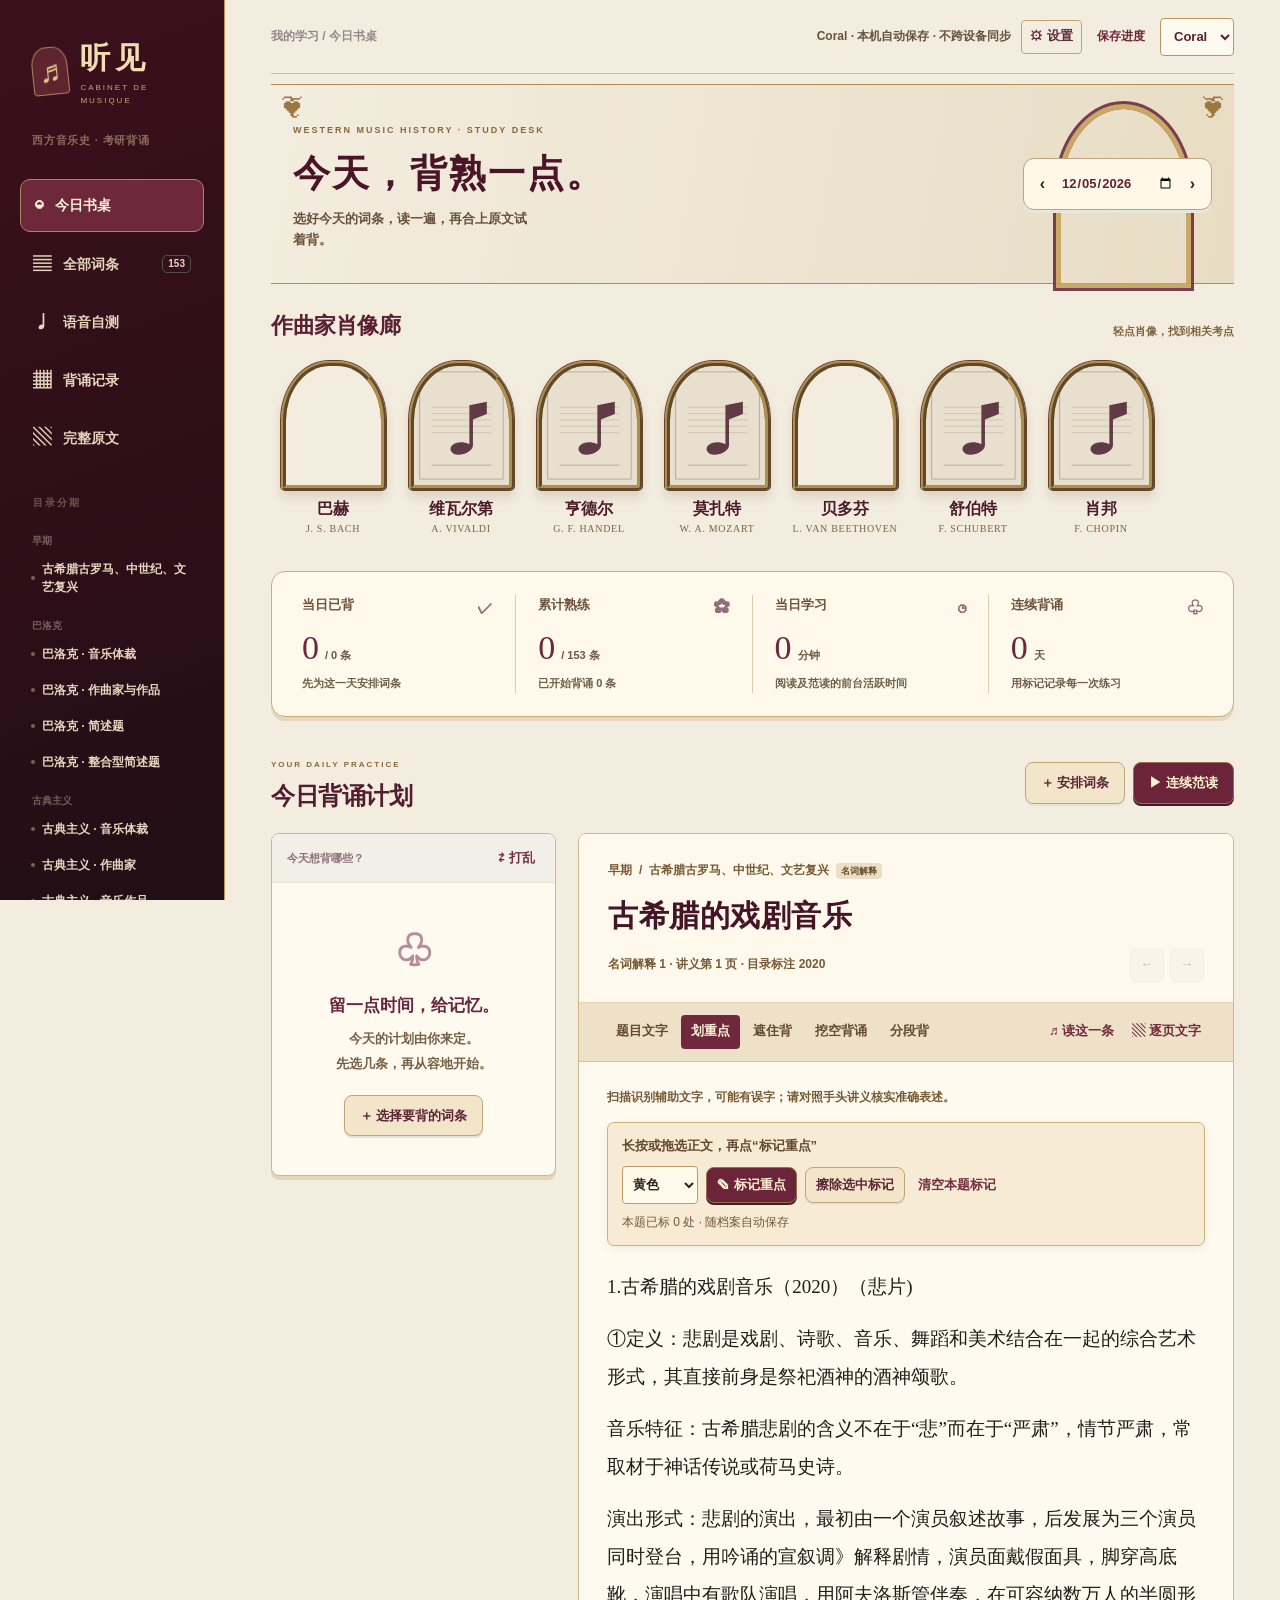
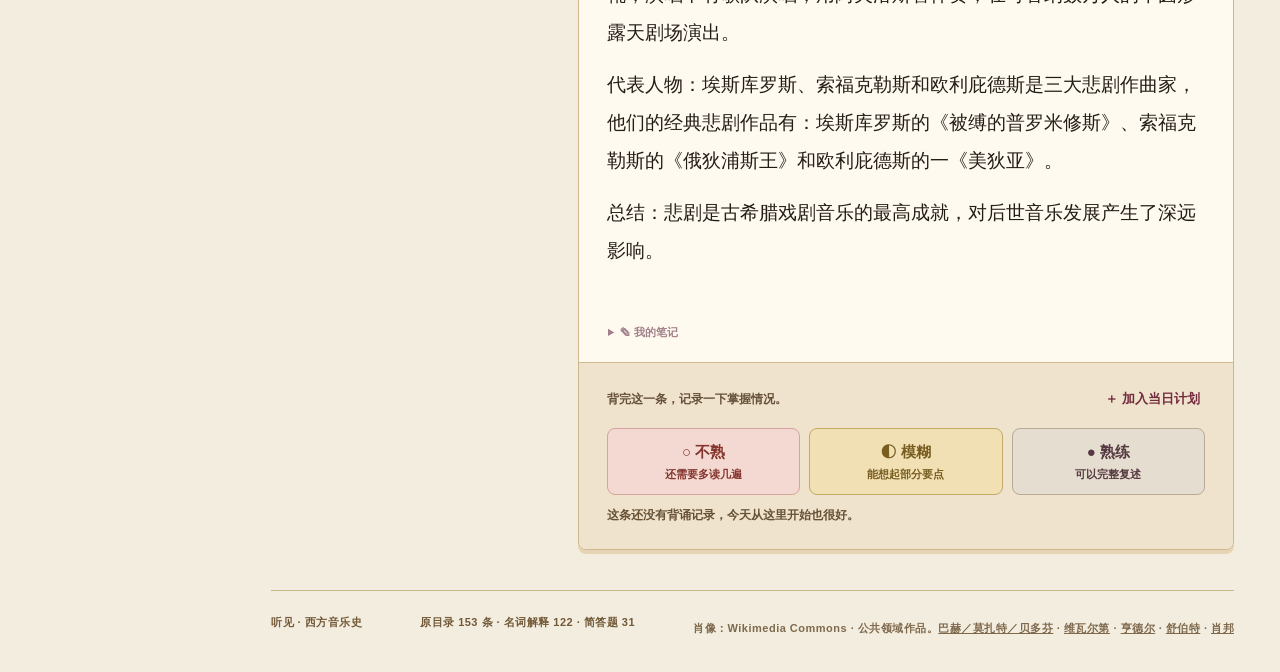
<file: western-music-history/index.html>
<!doctype html>
<html lang="zh-CN">
<head><meta charset="utf-8"><meta name="viewport" content="width=device-width,initial-scale=1,viewport-fit=cover"><meta name="theme-color" content="#421322"><meta name="description" content="西方音乐史考研背诵工作台：153条目录考点与扫描原文、每日计划、背诵归档和连续中文范读。"><title>听见 · 西方音乐史背诵工作台</title><link rel="icon" href="data:image/svg+xml,%3Csvg%20xmlns%3D%22http%3A%2F%2Fwww.w3.org%2F2000%2Fsvg%22%20viewBox%3D%220%200%20240%20300%22%3E%3Crect%20width%3D%22240%22%20height%3D%22300%22%20fill%3D%22%23e8dfce%22%2F%3E%3Crect%20x%3D%2215%22%20y%3D%2215%22%20width%3D%22210%22%20height%3D%22270%22%20fill%3D%22none%22%20stroke%3D%22%23785e56%22%2F%3E%3Cpath%20d%3D%22M45%20104h150m-150%2016h150m-150%2016h150m-150%2016h150m-150%2016h150%22%20stroke%3D%22%23ad9986%22%2F%3E%3Cpath%20d%3D%22M140%2099v98c-30-13-54%204-46%2018%2010%2019%2055%205%2055-15v-65l35-14v-31z%22%20fill%3D%22%23603b45%22%2F%3E%3Cpath%20d%3D%22M45%20250h150%22%20stroke%3D%22%23785e56%22%2F%3E%3C%2Fsvg%3E" type="image/svg+xml"><style>:root{--ink:#3d262d;--pine:#4c2934;--pine-light:#683e4b;--paper:#f7f4e9;--white:#fffef9;--sage:#e6ddcf;--sage-dark:#7b4c5b;--muted:#908286;--line:#e5e0d8;--terra:#b9674a;--yellow:#efcc75;--rose:#f2d9c9;--body-font:20px;--radius:18px}
*{box-sizing:border-box}body{margin:0;color:var(--ink);background:var(--paper);font-family:Inter,-apple-system,BlinkMacSystemFont,"PingFang SC","Microsoft YaHei",sans-serif;font-size:14px;line-height:1.6}body:before{position:fixed;inset:0;pointer-events:none;content:"";opacity:.13;background-image:radial-gradient(#a48790 .5px,transparent .5px);background-size:6px 6px;z-index:-1}button,input,select,textarea{font:inherit}button,a,input,select,textarea{-webkit-tap-highlight-color:transparent}button{cursor:pointer;color:inherit}button:disabled{opacity:.45;cursor:not-allowed}button{border:0;background:none}a{color:inherit}button:focus-visible,a:focus-visible,input:focus-visible,select:focus-visible,textarea:focus-visible{outline:3px solid #dbad60;outline-offset:3px}[hidden]{display:none!important}h1,h2,h3,p{margin:0}h2{font-size:22px;font-weight:650;letter-spacing:-.5px}h3{font-size:16px}small{font-size:12px}input,select,textarea{border:1px solid var(--line);background:var(--white);border-radius:9px;color:var(--ink);padding:10px 12px}select{max-width:100%}.shell{display:grid;grid-template-columns:222px minmax(0,1fr);min-height:100vh}.sidebar{background:var(--pine);color:#eee8dd;padding:34px 20px 24px;position:sticky;top:0;height:100vh;display:flex;flex-direction:column;overflow:auto;scrollbar-width:thin;scrollbar-color:#71535c transparent}.brand{display:flex;align-items:center;gap:12px;text-decoration:none;padding:0 12px;font-family:"Songti SC","Noto Serif CJK SC",serif;font-size:30px;letter-spacing:5px;font-weight:bold}.brand-icon{width:40px;height:48px;display:grid;place-items:center;background:#e5dbca;color:var(--pine);border-radius:15px 15px 5px 5px;font-size:30px;transform:rotate(-6deg);letter-spacing:0}.brand-en{display:block;font-family:Arial,sans-serif;font-size:8px;letter-spacing:1.2px;font-weight:500;margin-top:0}.side-sub{font-size:11px;letter-spacing:.8px;opacity:.55;margin:24px 12px 30px}.sidebar nav{display:grid;gap:7px}.nav{padding:11px 13px;border-radius:10px;display:flex;align-items:center;gap:12px;color:#d3cbbd;text-align:left;font-size:14px}.nav>span{font-size:18px}.nav small{margin-left:auto;padding:0 5px;border:1px solid #73907780;border-radius:5px;font-size:10px}.nav:hover,.nav.active{background:#efe9de;color:#4c2934}.side-label{font-size:10px;letter-spacing:2px;opacity:.4;margin:32px 13px 10px}.chapter-nav{display:grid;gap:2px}.chapter-nav button{text-align:left;color:#cfc6b8;font-size:11px;line-height:1.5;padding:8px 11px;border-radius:8px;display:flex;align-items:center;gap:7px}.chapter-nav button:before{content:"";width:4px;height:4px;background:#c6b69b;flex:none;border-radius:50%;opacity:.5}.chapter-nav button:hover,.chapter-nav button.active{background:#ffffff12;color:#fff8de}.chapter-nav .era-label{font-size:10px;color:#bdb29f;opacity:.5;padding:12px 12px 1px}.side-bottom{margin-top:auto;padding:30px 12px 0}.side-progress{font-size:11px;color:#cdc4b6}.side-progress b{color:#fff1be}.side-progress i{display:block;background:#3a1e27;height:5px;border-radius:9px;margin:10px 0}.side-progress i b{display:block;height:100%;border-radius:9px;background:#d3cf87;transition:width .4s}.side-settings{font-size:12px;margin:14px 0}.side-bottom>small{display:block;font-family:"Songti SC",serif;opacity:.5;letter-spacing:1px;font-size:11px}main{padding:0 46px 25px;max-width:1540px;width:100%;min-width:0}.topbar{height:88px;display:flex;align-items:center;justify-content:space-between;border-bottom:1px solid var(--line);font-size:11px;color:#95888c}.topbar-right{display:flex;align-items:center;gap:20px}.saved{display:flex;align-items:center;gap:5px;font-size:10px}.saved i{width:5px;height:5px;background:#956d79;border-radius:50%}.avatar{width:30px;height:30px;border:1px solid #dbd4c8;display:grid;place-items:center;border-radius:50%;font:italic 17px Georgia;background:#e9e2d7;color:#71525c}.hero{position:relative;min-height:182px;padding:35px 0 28px;display:flex;align-items:center;justify-content:space-between;gap:15px}.eyebrow{font-size:9px;color:#947981;letter-spacing:2px;font-weight:600}.hero h1{font:500 36px/1.35 "Songti SC","Noto Serif CJK SC","SimSun",serif;letter-spacing:1px;margin:10px 0}.hero p{color:#94858a;font-size:12px}.hero .flourish{width:150px;height:130px;position:absolute;right:210px;bottom:10px;opacity:.9;pointer-events:none}.date-picker{display:flex;align-items:center;gap:4px;border:1px solid #dfd8cb;padding:6px;border-radius:11px;background:#fffef7;z-index:1;box-shadow:0 3px 0 #e8e7db}.date-picker input{padding:4px 2px;max-width:135px;border:0;font-size:12px;background:transparent}.date-picker button{width:25px;height:27px;border-radius:6px;font-size:16px}.date-picker button:hover{background:#e9e2d7}.back-today{font-size:10px!important;width:auto!important}.stats{display:grid;grid-template-columns:repeat(4,1fr);border:1px solid #e2dacc;background:#f1ebe2;border-radius:14px;margin:0 0 34px;padding:23px 8px;box-shadow:0 3px 0 #e8e7db}.stat{padding:0 22px;position:relative;border-right:1px solid #ddd5c7}.stat:last-child{border:0}.stat-label{font-size:11px;color:#967b83;display:flex;justify-content:space-between}.stat-label span{font-size:16px;color:#916e79}.stat strong{font:500 31px/1.6 Georgia,"Songti SC",serif;display:inline-block;letter-spacing:-1px}.stat small{font-size:11px;color:#998188;margin-left:7px}.stat>p{font-size:10px;color:#a0838c}.section-heading{display:flex;align-items:center;justify-content:space-between;margin-bottom:18px;gap:10px}.section-heading .eyebrow{font-size:8px}.section-heading h2{font-size:20px;margin-top:4px}.section-heading h2 small{font:12px Arial;color:#a0808a;margin-left:8px}.button-group{display:flex;align-items:center;gap:8px;flex-wrap:wrap}.button{padding:10px 15px;border-radius:8px;font-size:12px;line-height:1.5;transition:background .15s,transform .15s;display:inline-flex;align-items:center;justify-content:center;gap:5px;text-decoration:none;white-space:nowrap}.button:active{transform:translateY(1px)}.primary{background:var(--pine);color:#f0eadf;border:1px solid var(--pine);box-shadow:0 2px 0 #3c1f28}.primary:hover{background:#613b47}.secondary{background:var(--white);border:1px solid #ddd5c8;box-shadow:0 2px 0 #e6e1d9}.secondary:hover{background:#f0eae0}.text-button{font-size:11px;color:#8f707a;padding:5px}.text-button:hover{color:var(--pine);text-decoration:underline}.study-layout{display:grid;grid-template-columns:285px minmax(0,1fr);gap:22px;align-items:start}.task-panel{border:1px solid #e2dbcf;border-radius:14px;overflow:hidden;background:#fffdf5;min-width:0}.list-top{height:49px;display:flex;align-items:center;justify-content:space-between;padding:0 15px;border-bottom:1px solid #e8e2d9;background:#f2eee8;font-size:11px;color:#8d7079;gap:6px}.list-top small{font-size:9px}.entry-list{padding:9px;max-height:650px;overflow:auto;scrollbar-width:thin;scrollbar-color:#dad2c4 transparent}.entry-row{position:relative;display:flex;align-items:flex-start;gap:9px;padding:13px 9px;border-radius:9px;margin-bottom:3px;border:1px solid transparent;cursor:pointer;text-align:left;width:100%;transition:background .15s}.entry-row:hover{background:#f2ede5}.entry-row.active{background:#ede6d9;border-color:#e1d8c8}.entry-row .number{font:italic 13px Georgia;color:#a58b93;margin-top:1px;min-width:20px}.row-main{min-width:0;flex:1}.entry-row strong{font-size:12px;line-height:1.65;font-weight:550;display:block;word-break:break-word}.entry-row .row-meta{display:flex;gap:6px;align-items:center;font-size:9px;color:#a88f97;margin-top:4px;flex-wrap:wrap}.dot{width:6px;height:6px;border-radius:50%;display:inline-block;flex:none;margin-top:7px;background:#ddd6cb}.dot.l1{background:#c58362}.dot.l2{background:#dfbd66}.dot.l3{background:#966c79}.type-badge{font-size:9px;padding:1px 5px;border-radius:4px;background:#efeae2;color:#8b6974;white-space:nowrap}.type-badge.short{background:#f1e2cc;color:#a18a62}.list-chapter{font-size:10px;color:#9a7782;padding:15px 8px 5px;display:flex;gap:5px;align-items:center}.list-chapter:before{content:"";height:1px;width:12px;background:#d5cbb9}.empty{padding:30px 13px;text-align:center;color:#9b838a}.empty .empty-sprout{font-size:36px;display:block;margin-bottom:12px;color:#b88d9a}.empty h3{font-size:14px;color:#805e69;margin-bottom:8px}.empty p{font-size:11px;line-height:1.9;margin-bottom:18px}.reader{background:var(--white);border:1px solid #dfdad2;border-radius:16px;box-shadow:0 4px 0 #e8e5d9;overflow:hidden;min-width:0;position:relative}.reader-head{padding:27px 29px 20px;border-bottom:1px solid #ece7df}.reader-meta{display:flex;align-items:center;gap:7px;flex-wrap:wrap;font-size:10px;color:#9a838a;margin-bottom:12px}.reader h2{font:600 27px/1.5 "Songti SC","Noto Serif CJK SC",serif;letter-spacing:.5px;margin-bottom:10px}.reader h2.long-title{font-size:24px}.reader-head-bottom{display:flex;justify-content:space-between;gap:10px;align-items:center}.page-label{font-size:10px;color:#a18d93}.reader-nav{display:flex;gap:6px}.reader-nav button{background:#f2eee7;border:1px solid #e8e2d9;border-radius:6px;width:28px;height:27px;font-size:14px;color:#946f7b}.reader-toolbar{display:flex;align-items:center;justify-content:space-between;padding:12px 27px;background:#faf9f1;border-bottom:1px solid #eeeae4;gap:8px;flex-wrap:wrap}.segmented{display:flex;gap:3px;background:#eee8de;border:1px solid #e7e0d4;border-radius:7px;padding:3px;width:max-content}.segmented button{font-size:11px;padding:6px 10px;border-radius:4px;color:#95747e;white-space:nowrap}.segmented button.selected{background:#fffef5;color:#5b3c46;box-shadow:0 1px 3px #66744415}.reader-toolbar .segmented{background:none;border:none;padding:0}.reader-toolbar .segmented button{font-size:10px}.reader-toolbar .segmented button.selected{background:#ede6d9;box-shadow:none}.reading-body{padding:24px 30px 12px;font-family:"Songti SC","Noto Serif CJK SC","SimSun",serif;font-size:var(--body-font);line-height:2.05;color:#504045;overflow-wrap:anywhere}.reading-body p{margin-bottom:18px}.reading-body .term-label{font-family:-apple-system,"PingFang SC",sans-serif;font-size:12px;line-height:1.7;color:#7b525f;background:#eee7db;border-radius:4px;display:inline-block;padding:2px 7px;margin:0 5px 4px 0;vertical-align:middle;font-weight:550}.reading-body p.cue{border:1px dashed #ded7ca;border-radius:9px;padding:12px 15px;background:#f7f4ee;margin-bottom:14px;cursor:pointer;line-height:1.8}.reading-body p.cue .reveal-hint{font:11px -apple-system,"PingFang SC",sans-serif;color:#ad969d;display:block;margin-top:6px}.reading-body mark{background:#f2dfaa;padding:1px 2px;border-radius:3px;color:inherit}.cover-answer{margin:12px 0 26px;padding:40px 15px;border:1px dashed #ddd6c9;border-radius:12px;text-align:center;background:repeating-linear-gradient(transparent,transparent 34px,#ece7de 35px);font-family:-apple-system,"PingFang SC",sans-serif}.cover-answer .cover-symbol{font:italic 36px Georgia;color:#b18b97}.cover-answer h3{font-size:16px;color:#866871;margin:10px 0}.cover-answer p{font-size:12px;color:#ab949b;margin-bottom:16px}.reader-extras{padding:0 29px 20px}.outline{background:#f5f1eb;border:1px solid #e8e2d7;border-radius:10px;margin-bottom:14px;padding:12px 15px}.outline summary{font-size:11px;color:#92717b;cursor:pointer}.outline pre{font:13px/1.9 "Songti SC",serif;white-space:pre-wrap;margin:12px 0 0;color:#7f646c}.note summary{color:#a0808a;font-size:11px;cursor:pointer}.note textarea{margin-top:9px;display:block;width:100%;resize:vertical;font-size:12px;min-height:80px;background:#fdfcf4}.grade-panel{padding:20px 28px 23px;background:#f5f0e9;border-top:1px solid #e8e2d9}.grade-caption{display:flex;justify-content:space-between;align-items:center;color:#9a8088;font-size:10px;margin-bottom:11px;gap:5px}.grade-buttons{display:grid;grid-template-columns:repeat(3,1fr);gap:9px}.grade{border:1px solid #ddd7bf;border-radius:8px;background:#fffdf3;padding:11px 5px;font-size:12px;color:#9b7b61;transition:transform .15s}.grade span{font-size:10px;display:block;opacity:.65;margin-top:2px}.grade:hover{transform:translateY(-2px)}.grade.l1{background:#f6e3d3;border-color:#ecd2bb;color:#a27454}.grade.l2{background:#f4e9c9;border-color:#e9d9aa;color:#9c8a54}.grade.l3{background:#e8dfcf;border-color:#dbceb7;color:#7f4c5c}.grade.is-selected{outline:2px solid currentColor;outline-offset:2px}.grade-confirmation{margin-top:11px;font-size:10px;color:#9b7b85;min-height:16px}.filterbar{display:flex;gap:10px;margin-bottom:14px}.search{display:flex;align-items:center;gap:8px;flex:1;min-width:180px;background:var(--white);border:1px solid #e2dbcf;border-radius:9px;padding:0 12px}.search>span{font-size:23px;color:#aa8993}.search input{border:0;background:none;padding:10px 0;width:100%;font-size:12px;min-width:0}.filterbar select{font-size:11px;padding:9px;max-width:165px}.catalog-toolbar{display:flex;justify-content:space-between;align-items:center;gap:8px;margin-bottom:18px;flex-wrap:wrap}.catalog-toolbar .button{font-size:10px;padding:8px 10px}.footer{margin-top:40px;padding:23px 0 10px;border-top:1px solid #e5dfd6;display:flex;justify-content:space-between;font-size:9px;letter-spacing:.5px;color:#a58f96}.records-layout{display:grid;grid-template-columns:minmax(0,1.35fr) minmax(270px,1fr);gap:22px}.card{border:1px solid #e2dbcf;border-radius:15px;background:var(--white);padding:25px;margin-bottom:20px;box-shadow:0 3px 0 #e8e5d9}.card-head{display:flex;align-items:center;justify-content:space-between;gap:8px;margin-bottom:20px}.card-head h2{font-size:17px}.calendar-nav{display:flex;align-items:center;gap:10px;font-size:12px;color:#8e6a75}.calendar-nav button{font-size:16px;padding:4px 7px;background:#f1ece4;border-radius:5px}.calendar-grid{display:grid;grid-template-columns:repeat(7,1fr);gap:6px}.weekday{font-size:10px;color:#ad959c;text-align:center;padding-bottom:10px}.calendar-day{aspect-ratio:1;max-height:67px;display:flex;flex-direction:column;align-items:center;justify-content:center;border-radius:9px;border:1px solid transparent;font:15px Georgia;color:#95737e;position:relative}.calendar-day:hover{border-color:#d4c6ad}.calendar-day small{font:8px -apple-system,sans-serif;color:inherit;margin-top:2px;opacity:.8}.calendar-day.tone0{background:#f4f0e9}.calendar-day.tone1{background:#ece5d9}.calendar-day.tone2{background:#d9cab1}.calendar-day.tone3{background:#b67d8f;color:#fff}.calendar-day.today{box-shadow:inset 0 0 0 1.5px #8a5364}.calendar-day.chosen:after{content:"";position:absolute;bottom:3px;width:3px;height:3px;border-radius:50%;background:currentColor}.legend{display:flex;justify-content:flex-end;align-items:center;gap:5px;font-size:9px;color:#a78d95;margin-top:15px}.legend i{width:10px;height:10px;border-radius:2px;background:#ece5d9}.archive-list{display:grid;gap:8px}.archive-row{display:flex;align-items:center;text-align:left;padding:12px;border:1px solid #e8e2d8;border-radius:9px;gap:12px;background:#faf8f4;width:100%}.archive-row strong{font-size:12px;font-weight:500}.archive-row small{display:block;font-size:10px;color:#a48c93}.archive-row .archive-score{margin-left:auto;color:#946473;font:20px Georgia}.chapter-progress{display:grid;gap:20px}.chapter-progress-label{font-size:11px;color:#926e79;display:flex;justify-content:space-between;gap:10px;margin-bottom:8px}.chapter-progress-label span{font-size:10px;white-space:nowrap}.progress-bar{height:5px;border-radius:10px;background:#ede7dd;overflow:hidden}.progress-bar i{display:block;height:100%;background:#b78494;border-radius:10px}.review-row{display:flex;justify-content:space-between;gap:12px;border-bottom:1px solid #ece6dd;padding:13px 0;font-size:12px;width:100%;text-align:left}.review-row:last-child{border:0}.review-row small{font-size:9px;color:#ae989f}.source-card{background:#f0eae0;border:1px solid #e0d7c8;border-radius:15px;padding:25px;display:flex;align-items:center;justify-content:space-between;gap:18px;margin-bottom:17px}.source-card h2{font:25px "Songti SC",serif;margin:5px 0 10px}.source-card p{font-size:11px;color:#9a7480;max-width:600px}.source-card .source-symbol{font-size:42px;color:#a67685;padding:12px}.source-tools{display:flex;gap:12px;margin:22px 0;align-items:center;flex-wrap:wrap}.source-tools select{font-size:12px;max-width:330px}.source-text{font:16px/2 "Songti SC",serif;white-space:pre-wrap;padding:24px;border:1px solid #e4ded5;border-radius:12px;background:#fffef7;max-height:750px;overflow:auto;overflow-wrap:anywhere}.source-notice{font-size:11px;color:#9e927a;margin:15px 0}.player{position:fixed;bottom:22px;left:calc(222px + 46px);right:46px;max-width:1360px;z-index:40;border:1px solid #e1d6c4;border-radius:14px;padding:13px 18px;background:#4c2934;color:#efe9de;display:flex;align-items:center;gap:15px;box-shadow:0 10px 40px #193a302f}.player-book{width:39px;height:43px;border-radius:6px;background:#d9cbb4;color:#64434d;display:grid;place-items:center;font-size:25px}.player-info{flex:1;min-width:0}.player-info>span{font-size:9px;letter-spacing:.5px;color:#c7bba7;display:block}.player-info strong{font-size:12px;font-weight:500;display:block;white-space:nowrap;overflow:hidden;text-overflow:ellipsis;margin:2px 0 7px}.player-track{height:3px;background:#71545d;border-radius:4px;overflow:hidden}.player-track i{display:block;height:100%;background:#daca85;transition:width .3s}.player-position{font-size:10px;color:#cabea9;min-width:38px}.player-button{font-size:13px;color:#e1d7c7;padding:8px 4px;white-space:nowrap}.play-toggle{height:35px;width:35px;border-radius:50%;background:#e7ddcc;color:#5c3c46;display:grid;place-items:center;font-size:15px;flex:none}.close-player{font-size:24px;opacity:.7}.modal{border:1px solid #ded3c1;border-radius:20px;background:var(--white);color:var(--ink);width:min(850px,calc(100vw - 30px));max-height:88vh;padding:28px;box-shadow:0 30px 120px #17322644;overflow:auto}.modal::backdrop{background:#1a322b66;backdrop-filter:blur(3px)}.modal-heading{display:flex;justify-content:space-between;align-items:flex-start;gap:15px;margin-bottom:13px}.modal-heading h2{font:25px "Songti SC",serif;margin-top:5px}.icon-button{font-size:25px;line-height:1;width:30px;height:30px;border-radius:7px;background:#f1ebe1;color:#916c78;flex:none}.muted{font-size:12px;color:#9a7f87}.plan-tools{display:flex;align-items:center;gap:8px;flex-wrap:wrap;margin:18px 0}.plan-tools input{flex:1;min-width:180px;font-size:12px}.plan-tools select{font-size:11px}.plan-options{max-height:51vh;overflow:auto;border-top:1px solid #e8e2d9;padding-top:5px}.plan-section{padding:15px 0;border-bottom:1px solid #ece7df}.plan-section-title{font-size:12px;color:#8d626f;margin-bottom:10px;display:flex;align-items:center;gap:9px}.plan-grid{display:grid;grid-template-columns:repeat(2,1fr);gap:7px}.plan-item{display:flex;align-items:flex-start;gap:7px;padding:8px;border-radius:7px;background:#f6f3ed;cursor:pointer;font-size:12px;border:1px solid transparent}.plan-item:has(input:checked){border-color:#cbbba1;background:#efe8dd}.plan-item input{accent-color:var(--pine);margin-top:4px}.plan-item span{flex:1}.plan-item small{font-size:9px;color:#ac959c;margin-left:4px}.modal-footer{display:flex;align-items:center;justify-content:space-between;gap:10px;padding-top:20px;font-size:12px}.modal-footer b{font:21px Georgia;color:#915c6d}.modal-footer small{font-size:10px;color:#aa8d96;margin-left:5px}.settings-modal{width:min(580px,calc(100vw - 30px))}.settings-section{border-top:1px solid #e8e2d9;padding:20px 0}.settings-section h3{font-size:14px;margin-bottom:15px}.setting-label{font-size:12px;display:flex;justify-content:space-between;align-items:center;gap:10px;margin:16px 0;color:#92707b}.setting-label select{font-size:11px;max-width:300px}.setting-label>span{display:flex;align-items:center;gap:10px}.setting-label input[type=range]{width:170px;padding:0;accent-color:#985c6f}.setting-label b{font-size:11px;min-width:42px;font-weight:500}.check-label{font-size:11px;color:#8c6d77;display:flex;align-items:center;gap:5px}.check-label input{accent-color:var(--pine)}.help{font-size:11px;line-height:1.9;color:#a0828b;margin:11px 0}.source-modal{width:min(1100px,calc(100vw - 25px));height:91vh;max-height:94vh;display:flex;flex-direction:column}.source-modal:not([open]){display:none}.source-links{margin-bottom:14px}.source-links .button{font-size:10px;padding:7px 10px}.source-modal iframe{flex:1;width:100%;border:1px solid #e2dacd;border-radius:8px;background:#ede7de;min-height:400px}.toast{position:fixed;top:22px;left:50%;transform:translate(-50%,-20px);background:#4c2934;color:#efe9df;border:1px solid #83636d;padding:12px 22px;border-radius:10px;font-size:12px;box-shadow:0 7px 30px #273f2c25;opacity:0;pointer-events:none;z-index:1000;transition:.2s;max-width:90vw;white-space:pre-wrap}.toast.visible{opacity:1;transform:translate(-50%,0)}body.has-player{padding-bottom:95px}.offline-pill{font-size:9px;background:#eae1d3;padding:3px 7px;color:#956473;border-radius:5px}.calendar-note{font-size:11px;color:#a68b93;margin-top:14px}.history-link{font-size:11px;color:#956977}.chapter-clear{color:#9c7d87}.list-empty{font-size:12px;color:#a68b93;padding:30px 15px;text-align:center}
@media(min-width:1500px){main{padding-left:60px;padding-right:60px}.study-layout{grid-template-columns:320px minmax(0,1fr)}.reader-head{padding:30px 37px 22px}.reading-body{padding:25px 38px 15px}.reader-toolbar{padding-left:34px;padding-right:34px}}
@media(max-width:1150px){.shell{grid-template-columns:190px minmax(0,1fr)}.sidebar{padding-left:13px;padding-right:13px}main{padding:0 26px 25px}.study-layout{grid-template-columns:240px minmax(0,1fr);gap:15px}.reader-head{padding:22px}.reader h2{font-size:25px}.reader-toolbar{padding:10px 18px}.reading-body{padding:20px 23px 10px}.grade-panel{padding:18px}.stat{padding:0 15px}.hero .flourish{right:177px;width:110px;opacity:.7}.hero h1{font-size:32px}.date-picker input{max-width:122px;font-size:11px}.player{left:216px;right:26px}.records-layout{grid-template-columns:1fr}.chapter-nav button{font-size:10px}}
@media(max-width:900px){.shell{grid-template-columns:1fr}.sidebar{position:relative;height:auto;padding:15px 22px;display:flex;flex-direction:row;align-items:center;gap:20px;overflow:visible}.brand{font-size:23px;letter-spacing:3px;padding:0}.brand-icon{width:29px;height:34px;border-radius:10px 10px 4px 4px;font-size:23px}.brand-en{font-size:6px;letter-spacing:.5px}.side-sub,.side-label,.chapter-nav,.side-bottom{display:none}.sidebar nav{display:flex;margin-left:auto;gap:3px}.nav{font-size:11px;padding:8px 10px;gap:6px}.nav>span{font-size:14px}.nav small{display:none}main{padding:0 28px 25px;max-width:none}.topbar{height:59px}.hero{min-height:162px}.hero .flourish{right:190px;width:120px}.study-layout{grid-template-columns:260px minmax(0,1fr)}.reader h2{font-size:24px}.player{left:28px;right:28px}.stats{margin-bottom:27px}.footer{margin-top:28px}.catalog-toolbar .button{font-size:10px}}
@media(max-width:650px){.sidebar{padding:12px 15px;gap:10px}.brand{font-size:20px;gap:7px}.brand-en{display:none}.brand-icon{width:25px;height:30px;font-size:21px}.nav{font-size:10px;padding:7px;gap:0}.nav>span{display:none}.sidebar nav{gap:2px}main{padding:0 17px 20px}.topbar{height:49px;font-size:9px}.topbar-right{gap:10px}.avatar{height:25px;width:25px;font-size:14px}.hero{padding:25px 0;min-height:165px;align-items:flex-start;flex-direction:column;gap:17px}.hero h1{font-size:29px;margin-top:7px}.hero p{font-size:10px}.hero .flourish{right:8px;width:107px;height:100px;bottom:48px;opacity:.6}.hero .eyebrow{font-size:7px;letter-spacing:1.5px}.date-picker{padding:4px;align-self:flex-end;position:absolute;right:0;bottom:12px}.date-picker input{font-size:10px;max-width:112px}.date-picker button{height:21px;width:20px;font-size:13px}.stats{padding:15px 0;border-radius:11px;margin-bottom:25px;grid-template-columns:repeat(2,1fr);row-gap:15px}.stat{padding:0 18px}.stat:nth-child(2){border-right:0}.stat strong{font-size:26px}.stat-label{font-size:10px}.stat-label span{font-size:13px}.stat>p{font-size:9px}.stat small{font-size:9px}.section-heading{align-items:flex-start;gap:8px;flex-direction:column;margin-bottom:13px}.section-heading h2{font-size:20px}.section-heading .button-group{align-self:flex-end}.section-heading .button{font-size:10px;padding:8px 11px}.study-layout{grid-template-columns:1fr;gap:17px}.task-panel{border-radius:12px}.entry-list{max-height:240px;padding:7px;display:grid;grid-template-columns:repeat(2,minmax(0,1fr));align-content:start}.entry-row{padding:10px 6px;gap:5px;margin:0}.entry-row strong{font-size:11px}.entry-row .number{font-size:11px;min-width:16px}.entry-row .row-meta{font-size:8px;gap:4px}.entry-row .type-badge{font-size:8px;padding:0 3px}.list-chapter{grid-column:1/-1;padding-top:10px}.empty{grid-column:1/-1;padding:20px}.list-empty{grid-column:1/-1}.empty .empty-sprout{font-size:26px;margin-bottom:5px}.empty p{margin-bottom:12px}.reader{border-radius:13px}.reader-head{padding:21px 22px 15px}.reader h2{font-size:26px}.reader h2.long-title{font-size:23px}.reader-meta{font-size:9px}.reader-toolbar{padding:10px 17px}.reading-body{padding:20px 23px 10px;line-height:2.1}.reader-extras{padding:0 22px 18px}.grade-panel{padding:18px 20px 20px}.grade-buttons{gap:7px}.grade{font-size:12px}.grade span{font-size:8px}.grade-caption{font-size:9px}.footer{font-size:8px;gap:12px;flex-direction:column;padding-bottom:10px}.filterbar{flex-wrap:wrap;gap:7px}.search{flex-basis:100%;min-width:0}.filterbar select{flex:1;max-width:none;font-size:10px}.catalog-toolbar .segmented{width:100%;justify-content:center}.catalog-toolbar .button-group{margin-left:auto}.catalog-toolbar .button{font-size:9px}.catalog-list{max-height:320px}.card{padding:20px}.card-head h2{font-size:16px}.calendar-grid{gap:5px}.calendar-day{font-size:13px}.source-card{padding:20px;flex-wrap:wrap}.source-card h2{font-size:22px}.source-card .source-symbol{font-size:25px;padding:0}.source-card p{font-size:10px}.source-tools select{max-width:100%;width:100%}.source-text{font-size:15px;padding:20px}.player{left:10px;right:10px;bottom:10px;padding:11px;gap:9px;border-radius:11px}.player-book{width:27px;height:33px;font-size:20px}.player-info strong{font-size:10px}.player-position{font-size:9px;min-width:24px}.player-button{font-size:11px;padding:7px 1px}.close-player{font-size:22px}.play-toggle{width:29px;height:29px;font-size:13px}.player-info>span{font-size:8px}.modal{padding:21px 18px;max-height:91vh;border-radius:14px}.modal-heading h2{font-size:23px}.plan-tools{gap:5px}.plan-tools input{width:100%;flex-basis:100%}.plan-tools .text-button{font-size:9px}.plan-options{max-height:48vh}.plan-grid{grid-template-columns:1fr}.plan-item{font-size:12px}.modal-footer{font-size:10px}.modal-footer small{display:block;margin-left:0}.modal-footer .button{font-size:11px}.setting-label{font-size:11px}.setting-label select{max-width:225px;font-size:10px}.setting-label input[type=range]{width:125px}.source-modal iframe{min-height:350px}.source-links .button{font-size:9px}.help{font-size:10px}.toast{top:80px;padding:11px 17px;font-size:11px}}
@media(prefers-reduced-motion:reduce){*{scroll-behavior:auto!important;transition:none!important}}
:root{--paper:#f3eddf;--white:#fffcf4;--ink:#30241e;--body-font:20px}
body{font-weight:650;background:#f3eddf;color:#30241e}body:before{opacity:.22;background-image:radial-gradient(#ad8b55 .5px,transparent .5px)}
button,input,textarea,select{font-weight:700}button{min-height:34px}select,input[type=date]{min-height:38px}p,small,.muted{opacity:1!important}.shell{grid-template-columns:225px minmax(0,1fr)}
.sidebar{background:linear-gradient(160deg,#3b101c,#220e15);border-right:1px solid #bd955a;color:#f6ead1}.brand{color:#f3deb4;font-family:'Songti SC','Noto Serif CJK SC',serif;font-weight:900}.brand-icon{background:#5e2531;border:1px solid #ac8550;color:#e5ca8b;border-radius:40% 40% 4px 4px}.brand-en{color:#c4aa7d;letter-spacing:2px}.side-sub,.side-label,.side-bottom small,.era-label{color:#d1b990}.nav{color:#e5d5bb;font-size:14px}.nav.active{background:#6e283c;color:#fff2d9;border:1px solid #ae8556}.nav:hover{background:#572030}.chapter-nav button{color:#e6d6bf;font-size:12px;font-weight:700}.chapter-nav button.active{background:#754052;color:#fff}.side-settings{color:#ead3a4}.side-bottom{border-color:#855560}.side-progress{color:#ddc9a1}
main{max-width:1600px}.topbar{border-color:#d0baa0;font-size:12px;height:74px}.topbar-right{gap:10px}.profile{font-size:13px;border:1px solid #ba965e;border-radius:4px;background:#fffaf0;padding:6px 9px;color:#5c1f30}.sync-button{font-size:12px;color:#6d273c;padding:5px}.saved{color:#65523d;font-size:11px}
.hero{background:linear-gradient(100deg,#f3eddf,#e8dcc4);border-top:1px solid #b18c52;border-bottom:1px solid #b18c52;margin-top:10px;padding:28px 22px;min-height:200px;position:relative}.hero:before,.hero:after{content:'❦';position:absolute;color:#9b783f;font:26px Georgia;top:8px}.hero:before{left:8px}.hero:after{right:8px;transform:scaleX(-1)}.hero h1{color:#4c1428;font-weight:900;font-size:37px;letter-spacing:2px}.hero p{color:#68513b;font-size:13px;max-width:75%}.eyebrow{color:#8a683b;font-weight:800}.hero .flourish{display:none}.date-picker{background:#fff8e9;border:1px solid #bea477;z-index:1}.date-picker input{font-size:13px;color:#5d2534}.hero-portrait{position:absolute;right:5%;bottom:0;width:125px;height:174px;background-size:300% 100%;background-position:0 0;border-radius:50% 50% 0 0;opacity:.92;box-shadow:0 0 0 5px #c7a35d,0 0 0 8px #703047;pointer-events:none}
.gallery-section{margin:27px 0 22px}.gallery-heading{display:flex;justify-content:space-between;gap:8px;align-items:end;margin-bottom:14px}.gallery-heading h2{font:800 22px 'Songti SC',serif;color:#5b2032;margin:0}.gallery-heading span{font-size:11px;color:#80633f}.portrait-gallery{display:flex;gap:14px;overflow-x:auto;padding:6px 5px 15px;scroll-snap-type:x proximity}.portrait-card{flex:0 0 114px;scroll-snap-align:start;display:flex;align-items:center;flex-direction:column;text-align:center;padding:0;color:#4c1b2b}.portrait-photo{display:block;width:105px;height:129px;background-repeat:no-repeat;background-size:cover;background-position:center 20%;border-radius:46% 46% 4px 4px;border:5px ridge #b18e4e;outline:1px solid #6c422d;box-shadow:0 7px 11px #4c251126;margin-bottom:9px}.portrait-photo.trio{background-size:300% 100%}.portrait-card strong{font:800 16px 'Songti SC',serif}.portrait-card small{font:10px Georgia;letter-spacing:.7px;margin-top:3px;color:#7e633d}.portrait-card:hover{transform:translateY(-3px)}
.stats{background:#fff9ec;border:1px solid #c9af7f;box-shadow:0 4px 0 #e5d8bd}.stat{border-color:#ddccac}.stat strong{font-family:Georgia,serif;color:#6b273d;font-size:34px}.stat-label{font-size:13px;color:#6c523c}.stat p{color:#6b5e4a;font-size:11px}.stat small{color:#705743}.section-heading h2{color:#521d2f;font-weight:900;font-size:24px}.task-panel,.reader,.card{background:#fffaf0;border:1px solid #cdb78c;box-shadow:0 4px 0 #e5d5b5;border-radius:8px}.reader-head{border-color:#e3d5b6;background:#fff9ed}.reader h2{font-weight:900;color:#451527;font-size:30px}.reader-meta,.page-label{font-size:12px;color:#775a35}.reader-toolbar{background:#eee1c8;border-color:#d7c09a}.reader-toolbar .segmented button{font-size:13px;color:#634a31}.reader-toolbar .segmented button.selected{background:#6f283e;color:#fff4d9}.reading-body{color:#241c17;line-height:2;font-weight:800;font-size:var(--body-font);padding:25px 28px}.reading-body p{margin-bottom:14px}.reading-body .term-label{background:#ecdfc1;color:#5c2937;font-weight:800}.reader-extras{padding-top:15px}.grade-panel{background:#efe3cd;border-color:#d0b98c}.grade-caption{font-size:12px;color:#665039}.grade{font-size:15px;min-height:56px}.grade span{font-size:11px;opacity:1}.grade.l1{background:#f4d8d2;color:#84362e;border-color:#d4a49d}.grade.l2{background:#f0e0b4;color:#785c20;border-color:#c3aa66}.grade.l3{background:#e5ddcf;color:#543941;border-color:#b8ab94}.grade-confirmation{font-size:12px;color:#675135}.button.primary{background:#6b243a;color:#fff2d1;border:1px solid #9b6f4d}.button.secondary{background:#f2e5ca;color:#5b2535;border-color:#c1a674}.button,.text-button{font-size:13px}.text-button{color:#732b3e}.entry-row{border-radius:5px}.entry-row strong{font-size:14px;font-weight:800;color:#4c2826}.entry-row .row-meta{font-size:10px;color:#6c5842}.entry-row.active{background:#eee0c2;border:1px solid #b9945e}.entry-row:hover{background:#f2e7d0}.entry-row .number{font-size:14px;color:#8b6537}.type-badge{background:#e9dfc5;color:#694e2d}.type-badge.short{background:#ead9dc;color:#743648}.list-chapter{font-weight:800;font-size:13px;color:#74314a}.panel-heading{background:#eee4ce;border-color:#d6bf92}.panel-heading h3{font-size:15px;color:#582435}.empty h3{font-size:17px;color:#68253c}.empty p,.list-empty{font-size:13px;color:#776044}.search{background:#fffaf0;border-color:#c5ae83}.filterbar input,.filterbar select{font-size:13px}.chapter-progress-label{font-size:13px;color:#593c2e}.chapter-progress-label span{font-size:12px}.progress-bar{background:#eadfc5}.progress-bar i{background:#8a3d52}.calendar-day{color:#684a31}.calendar-day.tone0{background:#f4ebda}.calendar-day.tone1{background:#e6cbb9}.calendar-day.tone2{background:#bc8a89}.calendar-day.tone3{background:#773449;color:#fff}.calendar-day.today{box-shadow:inset 0 0 0 2px #8e6b31}.calendar-note,.source-notice,.help{font-size:12px;color:#70593d}.archive-row{background:#fbf3e3;border-color:#d7c29d}.archive-row strong{font-size:14px;font-weight:800}.archive-row small{font-size:11px;color:#796044}.archive-score{color:#6b253b!important}.review-row{font-size:14px;color:#5a2835}.review-row small{font-size:11px;color:#786143}.source-card{background:#eee0c3;border-color:#bda16e}.source-card p{font-size:13px;color:#5c4937}.source-card h2{font-weight:900;color:#602138}.source-text{background:#fffdf8;color:#30241e;font-weight:750}.source-scan{display:block;width:100%;height:auto}.scan-slice{display:block;width:100%;height:auto;background:white;margin-bottom:14px;border:1px solid #dac5a1}.scan-read{padding:16px}.scan-notice{font:700 12px/1.8 -apple-system,sans-serif;color:#775a34;margin:0 0 12px}.missing-notice{font:750 13px/1.8 -apple-system,sans-serif;padding:11px 14px;background:#f5ddd6;color:#842f31;border-left:3px solid #994343;margin-bottom:15px}.missing-badge{color:#923735;font-size:10px}.auxiliary{font-size:12px;color:#876943}.player{background:#3f1725;color:#f3e6c8;border-color:#bc9456}.player-info strong,.player-info span{color:#f4e7cf}.modal{background:#fff8e9;border:2px solid #aa8247;border-radius:8px}.modal-heading h2{color:#62263a;font-weight:900}.plan-item{font-size:14px}.plan-item small{font-size:11px}.plan-section-title{font-size:15px;color:#713046}.setting-label{font-size:14px}.footer{font-size:11px;color:#725938;border-color:#ccb78a}.gallery-credit{font-size:11px;color:#7e694c;margin-top:6px}.gallery-credit a{text-decoration:underline}.toast{background:#4c1e2e;color:#fff4dc;font-size:13px}
@media(max-width:1150px){.shell{grid-template-columns:190px minmax(0,1fr)}.hero-portrait{right:5%;width:100px;height:140px}.hero h1{font-size:32px}.hero p{max-width:75%}.study-layout{grid-template-columns:240px minmax(0,1fr)}}
@media(max-width:900px){.shell{grid-template-columns:1fr}.sidebar{flex-wrap:wrap;gap:10px}.sidebar nav{flex-wrap:wrap}.nav{font-size:13px}.hero p{max-width:72%}.hero-portrait{right:8%;width:110px;height:152px}.portrait-card{flex-basis:108px}.study-layout{grid-template-columns:240px minmax(0,1fr)}.topbar{flex-wrap:wrap;height:auto;min-height:64px;padding:10px 0}.topbar-right{flex-wrap:wrap}.reader h2{font-size:27px}}
@media(max-width:650px){.sidebar{padding:14px 16px}.brand{font-size:22px}.sidebar nav{width:100%;margin:0;justify-content:space-between}.nav{font-size:13px;padding:8px 7px}.hero{padding:29px 16px 67px;margin-top:2px;min-height:210px}.hero h1{font-size:29px;max-width:75%}.hero p{max-width:68%;font-size:12px}.hero-portrait{width:85px;height:115px;right:6%;bottom:55px}.date-picker{right:13px;bottom:10px}.date-picker input{font-size:13px;max-width:140px}.gallery-heading{align-items:start}.gallery-heading h2{font-size:20px}.gallery-heading span{font-size:10px;max-width:130px}.portrait-card{flex-basis:94px}.portrait-photo{width:87px;height:107px}.portrait-gallery{gap:12px}.gallery-section{margin:22px 0 15px}.portrait-card strong{font-size:15px}.portrait-card small{font-size:9px}.study-layout{grid-template-columns:1fr}.entry-row strong{font-size:13px}.entry-row .row-meta{font-size:10px}.entry-list{max-height:255px}.reader h2{font-size:26px}.reading-body{padding:20px;font-size:var(--body-font)}.scan-read{padding:12px}.reader-toolbar .segmented button{padding:7px;font-size:12px}.button,.text-button{font-size:12px}.reader-head{padding:20px}.reader-meta,.page-label{font-size:11px}.source-card p{font-size:12px}.topbar .breadcrumb{display:none}.topbar-right{width:100%;justify-content:space-between;gap:5px}.profile{font-size:14px}.saved{font-size:10px}.stat-label{font-size:12px}.stat small,.stat p{font-size:11px}.grade span{font-size:10px}.footer{font-size:10px}.filterbar select{font-size:12px}.source-text{padding:8px}.plan-item{font-size:14px}}

.reader-toolbar .segmented{flex-wrap:wrap}.reader-toolbar{gap:10px}.question-heading{border-bottom:1px solid #d8c49f;padding:5px 0 16px;margin-bottom:19px}.question-heading span{font:750 12px/1.8 -apple-system,sans-serif;color:#8d673e}.question-heading h3{font:900 23px/1.6 'Songti SC','Noto Serif CJK SC',serif;color:#5c2034;margin:6px 0 0}.highlight-tools{position:sticky;top:8px;z-index:4;padding:13px 14px;background:#f7ebd5f5;border:1px solid #cdb17b;border-radius:7px;box-shadow:0 3px 10px #45241a12;margin:10px 0 22px;font-family:-apple-system,'PingFang SC',sans-serif;line-height:1.6;user-select:none;-webkit-user-select:none}.highlight-instruction{display:block;font-size:13px;color:#62472f;font-weight:750}.highlight-actions{display:flex;align-items:center;gap:8px;flex-wrap:wrap;margin:9px 0}.highlight-actions select{padding:6px;border:1px solid #bb9d65;background:#fff9ec;border-radius:4px;font-size:13px;min-width:76px}.highlight-tools small{display:block;font-size:12px;color:#735537}.aux-text{-webkit-user-select:text;user-select:text;touch-action:auto}.aux-text p{white-space:pre-wrap}.user-highlight{padding:1px 0!important;color:inherit!important;border-radius:2px;box-decoration-break:clone;-webkit-box-decoration-break:clone}.user-highlight.hl-yellow{background:#ffe66d!important}.user-highlight.hl-pink{background:#ffbdd0!important}.user-highlight.hl-green{background:#bce5a8!important}.user-highlight.hl-blue{background:#b8def6!important}.cloze-tools{display:flex;justify-content:space-between;align-items:center;gap:10px;flex-wrap:wrap;font:700 13px/1.7 -apple-system,sans-serif;color:#79552f;background:#f4e7ce;padding:12px;margin-bottom:20px;border-radius:6px}.cloze-gap{display:inline;font:inherit;font-weight:800;color:#723148!important;background:#f2e4ca!important;border:0;border-bottom:2px solid #ae844c!important;padding:1px 3px!important;margin:0 2px;min-height:0!important;line-height:inherit;vertical-align:baseline;overflow-wrap:anywhere;white-space:normal}.cloze-gap.shown{background:#f8d879!important;color:#402017!important}.cloze-empty{padding:28px 12px;text-align:center;background:#f8efd9;border:1px dashed #bea171;border-radius:8px}.cloze-empty h3{font-size:19px;color:#632a3e}.cloze-empty p{font:700 14px/1.9 -apple-system,sans-serif;color:#785d3e}.top-settings{font-size:13px;color:#622c3d;padding:5px 8px!important;border:1px solid #c1a36f!important;border-radius:4px;white-space:nowrap}.json-backup-note{font-size:13px;color:#6f5134;line-height:1.8}.reader-head .reader-nav button{min-width:34px}.highlight-tools .button{padding:7px 10px}@media(max-width:650px){.reader-toolbar .segmented{gap:3px}.reader-toolbar .segmented button{font-size:12px;padding:6px 7px}.highlight-tools{top:4px;padding:10px}.highlight-actions{gap:6px}.highlight-instruction{font-size:12px}.highlight-actions .button,.highlight-actions .text-button{font-size:12px}.question-heading h3{font-size:21px}.top-settings{font-size:12px}.cloze-gap{min-width:0!important}.topbar-right{justify-content:flex-end}.saved{margin-right:auto;flex-basis:100%;text-align:right}.highlight-tools small{font-size:11px}}

.oral-controls{display:flex;flex-wrap:wrap;gap:12px;align-items:end;margin:0 0 22px}.oral-controls label{display:flex;flex-direction:column;gap:6px;font-size:12px;color:#78593a;min-width:140px;flex:1}.oral-controls select{padding:10px;border:1px solid #c6ac7d;background:#fffaf0;color:#542c31;border-radius:5px;width:100%;max-width:100%}.oral-controls .oral-question-select{flex:2;min-width:230px}.oral-grid{display:grid;grid-template-columns:minmax(0,1fr) minmax(0,1fr);gap:22px;align-items:start}.oral-response{position:sticky;top:14px}.oral-response h2{font:900 28px/1.6 'Songti SC',serif;color:#512034;margin:7px 0}.oral-help{font-size:14px;color:#71583d;line-height:1.9}.oral-input-actions{display:flex;gap:13px;align-items:center;flex-wrap:wrap;margin:18px 0 8px}.oral-status{font-size:12px;line-height:1.8;color:#785c3a;min-height:42px}.oral-answer-label{font-size:14px;color:#663247;display:block;margin:12px 0 9px}.oral-response textarea{display:block;width:100%;min-height:340px;resize:vertical;padding:17px;background:#fffdf6;border:1px solid #c9b38c;border-radius:6px;font:750 19px/1.95 'Songti SC','PingFang SC',serif;color:#30221d}.oral-footer{display:flex;gap:13px;flex-wrap:wrap;align-items:center;justify-content:space-between;margin-top:18px}.oral-footer small{font-size:11px;color:#876944}.oral-reference h3{font:900 22px/1.7 'Songti SC',serif;color:#63273c;margin-top:0}.oral-covered{min-height:460px;display:flex;justify-content:center;align-items:center;flex-direction:column;text-align:center;color:#8b6a45;background:repeating-linear-gradient(transparent,transparent 35px,#ebdfc6 36px);padding:24px}.oral-covered span{font:850 27px 'Songti SC',serif;color:#753d4b}.oral-covered p{font-size:14px;line-height:1.9}.oral-transcript{margin-top:22px;border-top:1px solid #d6c09a;padding-top:16px}.oral-transcript summary{font-size:14px;cursor:pointer;color:#6d2e41}.oral-transcript p{font:750 19px/2 'Songti SC',serif;color:#35251f}.oral-input-actions .listening{background:#a03745;box-shadow:0 0 0 3px #e2c0be}.oral-reference-card{min-width:0}@media(max-width:1050px){.oral-grid{grid-template-columns:1fr}.oral-response{position:static}.oral-covered{min-height:190px}.oral-response textarea{min-height:300px}}@media(max-width:650px){.sidebar nav{row-gap:4px}.nav{font-size:12px;padding:7px 5px}.oral-controls{gap:9px}.oral-controls label{min-width:120px}.oral-controls .oral-question-select{flex-basis:100%}.oral-controls .button{flex:1}.oral-response h2{font-size:25px}.oral-response textarea{font-size:19px;min-height:280px}.oral-grid{gap:14px}.oral-footer .button{width:100%}.oral-status{font-size:12px}}

</style><style>.save-status{font-size:12px} .reading-body{font-weight:500} button{touch-action:manipulation} #saveStatus{max-width:330px;font-size:12px;line-height:1.4}</style></head>
<body>
<div class="shell">
<aside class="sidebar">
 <a href="#" class="brand" aria-label="返回今日书桌"><span class="brand-icon">♬</span><span>听见<span class="brand-en">CABINET DE MUSIQUE</span></span></a>
 <div class="side-sub">西方音乐史 · 考研背诵</div>
 <nav aria-label="主导航"><button data-view="today" class="nav active"><span>◒</span>今日书桌</button><button data-view="catalog" class="nav"><span>▤</span>全部词条 <small>153</small></button><button data-view="oral" class="nav"><span>♩</span>语音自测</button><button data-view="records" class="nav"><span>▦</span>背诵记录</button><button data-view="source" class="nav"><span>▧</span>完整原文</button></nav>
 <div class="side-label">目录分期</div><div id="chapterNav" class="chapter-nav"></div>
 <div class="side-bottom"><div class="side-progress"><span>已熟练 <b id="sideMastered">0</b> / 153</span><i><b id="sideProgress"></b></i></div><button id="settingsButton" class="side-settings">⚙ 设置与 JSON 备份</button><small>循序温习，日有所积。</small></div>
</aside>
<main>
 <header class="topbar"><span class="breadcrumb" id="breadcrumb">我的学习 / 今日书桌</span><div class="topbar-right"><span class="saved" id="saveStatus"><i></i>正在读取本机记录</span><button id="topSettingsButton" class="top-settings" aria-label="打开设置与JSON备份">⚙ 设置</button><button id="syncButton" class="sync-button">保存进度</button><select id="profileSelect" class="profile" aria-label="切换学习档案"><option value="Coral">Coral</option><option value="K">K</option></select></div></header>
 <section id="hero" class="hero"></section>
 <section class="gallery-section"><div class="gallery-heading"><h2>作曲家肖像廊</h2><span>轻点肖像，找到相关考点</span></div><div class="portrait-gallery"><button class="portrait-card" data-composer="巴赫"><span class="portrait-photo trio" style="background-image:url('data:image/svg+xml,%3Csvg%20xmlns%3D%22http%3A%2F%2Fwww.w3.org%2F2000%2Fsvg%22%20viewBox%3D%220%200%20240%20300%22%3E%3Crect%20width%3D%22240%22%20height%3D%22300%22%20fill%3D%22%23e8dfce%22%2F%3E%3Crect%20x%3D%2215%22%20y%3D%2215%22%20width%3D%22210%22%20height%3D%22270%22%20fill%3D%22none%22%20stroke%3D%22%23785e56%22%2F%3E%3Cpath%20d%3D%22M45%20104h150m-150%2016h150m-150%2016h150m-150%2016h150m-150%2016h150%22%20stroke%3D%22%23ad9986%22%2F%3E%3Cpath%20d%3D%22M140%2099v98c-30-13-54%204-46%2018%2010%2019%2055%205%2055-15v-65l35-14v-31z%22%20fill%3D%22%23603b45%22%2F%3E%3Cpath%20d%3D%22M45%20250h150%22%20stroke%3D%22%23785e56%22%2F%3E%3C%2Fsvg%3E');background-position:0% 0;"></span><strong>巴赫</strong><small>J. S. BACH</small></button><button class="portrait-card" data-composer="维瓦尔第"><span class="portrait-photo " style="background-image:url('data:image/svg+xml,%3Csvg%20xmlns%3D%22http%3A%2F%2Fwww.w3.org%2F2000%2Fsvg%22%20viewBox%3D%220%200%20240%20300%22%3E%3Crect%20width%3D%22240%22%20height%3D%22300%22%20fill%3D%22%23e8dfce%22%2F%3E%3Crect%20x%3D%2215%22%20y%3D%2215%22%20width%3D%22210%22%20height%3D%22270%22%20fill%3D%22none%22%20stroke%3D%22%23785e56%22%2F%3E%3Cpath%20d%3D%22M45%20104h150m-150%2016h150m-150%2016h150m-150%2016h150m-150%2016h150%22%20stroke%3D%22%23ad9986%22%2F%3E%3Cpath%20d%3D%22M140%2099v98c-30-13-54%204-46%2018%2010%2019%2055%205%2055-15v-65l35-14v-31z%22%20fill%3D%22%23603b45%22%2F%3E%3Cpath%20d%3D%22M45%20250h150%22%20stroke%3D%22%23785e56%22%2F%3E%3C%2Fsvg%3E');"></span><strong>维瓦尔第</strong><small>A. VIVALDI</small></button><button class="portrait-card" data-composer="亨德尔"><span class="portrait-photo " style="background-image:url('data:image/svg+xml,%3Csvg%20xmlns%3D%22http%3A%2F%2Fwww.w3.org%2F2000%2Fsvg%22%20viewBox%3D%220%200%20240%20300%22%3E%3Crect%20width%3D%22240%22%20height%3D%22300%22%20fill%3D%22%23e8dfce%22%2F%3E%3Crect%20x%3D%2215%22%20y%3D%2215%22%20width%3D%22210%22%20height%3D%22270%22%20fill%3D%22none%22%20stroke%3D%22%23785e56%22%2F%3E%3Cpath%20d%3D%22M45%20104h150m-150%2016h150m-150%2016h150m-150%2016h150m-150%2016h150%22%20stroke%3D%22%23ad9986%22%2F%3E%3Cpath%20d%3D%22M140%2099v98c-30-13-54%204-46%2018%2010%2019%2055%205%2055-15v-65l35-14v-31z%22%20fill%3D%22%23603b45%22%2F%3E%3Cpath%20d%3D%22M45%20250h150%22%20stroke%3D%22%23785e56%22%2F%3E%3C%2Fsvg%3E');"></span><strong>亨德尔</strong><small>G. F. HANDEL</small></button><button class="portrait-card" data-composer="莫扎特"><span class="portrait-photo trio" style="background-image:url('data:image/svg+xml,%3Csvg%20xmlns%3D%22http%3A%2F%2Fwww.w3.org%2F2000%2Fsvg%22%20viewBox%3D%220%200%20240%20300%22%3E%3Crect%20width%3D%22240%22%20height%3D%22300%22%20fill%3D%22%23e8dfce%22%2F%3E%3Crect%20x%3D%2215%22%20y%3D%2215%22%20width%3D%22210%22%20height%3D%22270%22%20fill%3D%22none%22%20stroke%3D%22%23785e56%22%2F%3E%3Cpath%20d%3D%22M45%20104h150m-150%2016h150m-150%2016h150m-150%2016h150m-150%2016h150%22%20stroke%3D%22%23ad9986%22%2F%3E%3Cpath%20d%3D%22M140%2099v98c-30-13-54%204-46%2018%2010%2019%2055%205%2055-15v-65l35-14v-31z%22%20fill%3D%22%23603b45%22%2F%3E%3Cpath%20d%3D%22M45%20250h150%22%20stroke%3D%22%23785e56%22%2F%3E%3C%2Fsvg%3E');background-position:50% 0;"></span><strong>莫扎特</strong><small>W. A. MOZART</small></button><button class="portrait-card" data-composer="贝多芬"><span class="portrait-photo trio" style="background-image:url('data:image/svg+xml,%3Csvg%20xmlns%3D%22http%3A%2F%2Fwww.w3.org%2F2000%2Fsvg%22%20viewBox%3D%220%200%20240%20300%22%3E%3Crect%20width%3D%22240%22%20height%3D%22300%22%20fill%3D%22%23e8dfce%22%2F%3E%3Crect%20x%3D%2215%22%20y%3D%2215%22%20width%3D%22210%22%20height%3D%22270%22%20fill%3D%22none%22%20stroke%3D%22%23785e56%22%2F%3E%3Cpath%20d%3D%22M45%20104h150m-150%2016h150m-150%2016h150m-150%2016h150m-150%2016h150%22%20stroke%3D%22%23ad9986%22%2F%3E%3Cpath%20d%3D%22M140%2099v98c-30-13-54%204-46%2018%2010%2019%2055%205%2055-15v-65l35-14v-31z%22%20fill%3D%22%23603b45%22%2F%3E%3Cpath%20d%3D%22M45%20250h150%22%20stroke%3D%22%23785e56%22%2F%3E%3C%2Fsvg%3E');background-position:100% 0;"></span><strong>贝多芬</strong><small>L. VAN BEETHOVEN</small></button><button class="portrait-card" data-composer="舒伯特"><span class="portrait-photo " style="background-image:url('data:image/svg+xml,%3Csvg%20xmlns%3D%22http%3A%2F%2Fwww.w3.org%2F2000%2Fsvg%22%20viewBox%3D%220%200%20240%20300%22%3E%3Crect%20width%3D%22240%22%20height%3D%22300%22%20fill%3D%22%23e8dfce%22%2F%3E%3Crect%20x%3D%2215%22%20y%3D%2215%22%20width%3D%22210%22%20height%3D%22270%22%20fill%3D%22none%22%20stroke%3D%22%23785e56%22%2F%3E%3Cpath%20d%3D%22M45%20104h150m-150%2016h150m-150%2016h150m-150%2016h150m-150%2016h150%22%20stroke%3D%22%23ad9986%22%2F%3E%3Cpath%20d%3D%22M140%2099v98c-30-13-54%204-46%2018%2010%2019%2055%205%2055-15v-65l35-14v-31z%22%20fill%3D%22%23603b45%22%2F%3E%3Cpath%20d%3D%22M45%20250h150%22%20stroke%3D%22%23785e56%22%2F%3E%3C%2Fsvg%3E');"></span><strong>舒伯特</strong><small>F. SCHUBERT</small></button><button class="portrait-card" data-composer="肖邦"><span class="portrait-photo " style="background-image:url('data:image/svg+xml,%3Csvg%20xmlns%3D%22http%3A%2F%2Fwww.w3.org%2F2000%2Fsvg%22%20viewBox%3D%220%200%20240%20300%22%3E%3Crect%20width%3D%22240%22%20height%3D%22300%22%20fill%3D%22%23e8dfce%22%2F%3E%3Crect%20x%3D%2215%22%20y%3D%2215%22%20width%3D%22210%22%20height%3D%22270%22%20fill%3D%22none%22%20stroke%3D%22%23785e56%22%2F%3E%3Cpath%20d%3D%22M45%20104h150m-150%2016h150m-150%2016h150m-150%2016h150m-150%2016h150%22%20stroke%3D%22%23ad9986%22%2F%3E%3Cpath%20d%3D%22M140%2099v98c-30-13-54%204-46%2018%2010%2019%2055%205%2055-15v-65l35-14v-31z%22%20fill%3D%22%23603b45%22%2F%3E%3Cpath%20d%3D%22M45%20250h150%22%20stroke%3D%22%23785e56%22%2F%3E%3C%2Fsvg%3E');"></span><strong>肖邦</strong><small>F. CHOPIN</small></button></div></section><section id="stats" class="stats"></section>
 <section id="todayView"><div class="section-heading"><div><span class="eyebrow">YOUR DAILY PRACTICE</span><h2>今日背诵计划 <small id="planCounter"></small></h2></div><div class="button-group"><button class="button secondary" id="choosePlan">＋ 安排词条</button><button class="button primary" id="readPlan">▶ 连续范读</button></div></div><div class="study-layout"><div class="task-panel"><div class="list-top"><span id="listTitle">今天想背哪些？</span><button class="text-button" id="shufflePlan" title="打乱今日词条顺序">⇄ 打乱</button></div><div id="todayList" class="entry-list"></div></div><div id="todayReader"></div></div></section>
 <section id="catalogView" hidden><div class="filterbar"><label class="search"><span>⌕</span><input id="searchInput" placeholder="搜索词条、人物、作品或原文…" aria-label="搜索词条及原文"></label><select id="eraFilter" aria-label="历史分期"><option value="">全部时期</option><option>古代</option><option>近代</option></select><select id="masteryFilter" aria-label="掌握状态"><option value="">所有掌握状态</option><option value="0">尚未背诵</option><option value="1">不熟</option><option value="2">模糊</option><option value="3">熟练</option></select></div><div class="catalog-toolbar"><div class="segmented" id="typeFilters"><button data-type="" class="selected">全部</button><button data-type="名词解释">名词解释</button><button data-type="简答题">简答题</button></div><div class="button-group"><button class="text-button" id="clearChapter" hidden>清除章节筛选 ×</button><button class="button secondary" id="addFiltered">加入当日计划</button><button class="button primary" id="readFiltered">▶ 范读筛选结果</button></div></div><div class="study-layout"><div class="task-panel"><div class="list-top"><span id="filterCount"></span><small>点击词条查看原文</small></div><div id="catalogList" class="entry-list catalog-list"></div></div><div id="catalogReader"></div></div></section>
 <section id="oralView" hidden></section>
 <section id="recordsView" hidden></section>
 <section id="sourceView" hidden></section>
 <footer class="footer"><span>听见 · 西方音乐史</span><span>原目录 153 条 · 名词解释 122 · 简答题 31</span><div class="gallery-credit">肖像：Wikimedia Commons · 公共领域作品。<a href="https://commons.wikimedia.org/wiki/File:Bach,_Mozart,_and_Beethoven.png" target="_blank" rel="noopener">巴赫／莫扎特／贝多芬</a> · <a href="https://commons.wikimedia.org/wiki/File:Antonio_Vivaldi_portrait.jpg" target="_blank" rel="noopener">维瓦尔第</a> · <a href="https://commons.wikimedia.org/wiki/File:Retrato_de_Handel.jpg" target="_blank" rel="noopener">亨德尔</a> · <a href="https://commons.wikimedia.org/wiki/File:Franz_Schubert_by_Wilhelm_August_Rieder.jpeg" target="_blank" rel="noopener">舒伯特</a> · <a href="https://commons.wikimedia.org/wiki/File:Chopin,_by_Wodzinska.JPG" target="_blank" rel="noopener">肖邦</a></div></footer>
</main></div>
<div id="player" class="player" hidden><div class="player-book">♫</div><div class="player-info"><span id="playerLabel">中文范读</span><strong id="playerTitle"></strong><div class="player-track"><i id="playerTrack"></i></div></div><div class="player-position" id="playerPosition"></div><button class="player-button" id="playerPrev" aria-label="上一条">|◀</button><button class="play-toggle" id="playerToggle" aria-label="暂停">Ⅱ</button><button class="player-button" id="playerNext" aria-label="下一条">▶|</button><button class="player-button close-player" id="playerStop" aria-label="停止范读">×</button></div>
<dialog id="planDialog" class="modal plan-modal"><div class="modal-heading"><div><span class="eyebrow">MAKE YOUR OWN PACE</span><h2 id="planDialogTitle">安排背诵词条</h2></div><button class="icon-button" data-close="planDialog" aria-label="关闭">×</button></div><p class="muted">按章节或题型勾选。可以为不同日期安排不同的进度。</p><div class="plan-tools"><input id="planSearch" placeholder="搜索要加入的词条…" aria-label="筛选计划词条"><select id="planType" aria-label="计划题型"><option value="">全部题型</option><option>名词解释</option><option>简答题</option></select><button class="text-button" id="selectVisible">全选当前结果</button><button class="text-button" id="clearVisible">取消当前结果</button></div><div id="planOptions" class="plan-options"></div><div class="modal-footer"><span>已选 <b id="selectedCount">0</b> 条 <small id="selectedWords"></small></span><button class="button primary" id="savePlan">保存当日计划</button></div></dialog>
<dialog id="settingsDialog" class="modal settings-modal"><div class="modal-heading"><h2>语音与学习记录</h2><button class="icon-button" data-close="settingsDialog" aria-label="关闭">×</button></div><div class="settings-section"><h3>范读设置</h3><label class="setting-label">中文声音 <select id="voiceSelect"><option value="">跟随设备中文语音</option></select></label><label class="setting-label">朗读速度 <span><input id="rateInput" type="range" min="0.6" max="1.4" step="0.05"><b id="rateLabel">0.90×</b></span></label><label class="check-label"><input id="pronounceInput" type="checkbox">优化部分音乐术语及人名读音</label><p class="help">使用设备语音合成。不同词条之间固定停顿 5 秒，同一条正文连续朗读。手机请保持页面在前台；没有中文声音时，可在系统中下载中文语音。</p><button class="button secondary" id="voicePreview">▶ 试听一句</button></div><div class="settings-section"><h3>阅读</h3><label class="setting-label">原文字号 <span><input id="fontInput" type="range" min="16" max="25" step="1"><b id="fontLabel">20px</b></span></label></div><div class="settings-section"><h3>JSON 导出与导入</h3><p class="json-backup-note">导出当前档案的全部计划、背诵记录、笔记、荧光笔标记、语音自测文字作答和设置。挖空位置由荧光笔标记自动生成，导入后一起恢复。Coral 与 K 请分别备份。</p><p class="help">Coral 与 K 分别存档。学习进度自动保存在当前浏览器，并保留本机历史快照。此版本不跨设备同步；更换设备或清理浏览器前，请导出 JSON 备份，再在另一设备导入。</p><div class="button-group"><button class="button primary" id="exportBackup">↓ 导出 JSON</button><button class="button secondary" id="importBackup">↑ 导入 JSON</button><input id="backupInput" type="file" accept="application/json,.json" hidden></div></div><div class="settings-section"><h3>离线使用</h3><p id="offlineStatus" class="help">下载 HTML 已内含全部原文页图，可离线打开。在线版可缓存已加载内容，完整离线版已包含全部原图。学习记录只在当前浏览器保存。范读使用设备中文语音，辅助识别文字请对照原图。</p></div></dialog>
<dialog id="sourceDialog" class="modal source-modal"><div class="modal-heading"><div><span class="eyebrow">CHECK THE ORIGINAL</span><h2 id="sourceTitle">逐页原文</h2></div><button class="icon-button" data-close="sourceDialog" aria-label="关闭">×</button></div><div id="sourceLinks" class="button-group source-links"></div><div id="sourceFrame" class="source-text" style="flex:1;min-height:300px"></div><p class="help">简答题题目已按目录补齐，原文页图保留上传时的内容。</p></dialog>
<div id="toast" class="toast" role="status" aria-live="polite"></div>

<script src="./data.js"></script><script src="./core.js"></script><script src="./persistence.js"></script><script src="./app.js"></script></body></html>
</file>
<file: marx-farm/style.css>
:root{--ink:#62462e;--deep:#765137;--line:#b68c5f;--paper:#fff7df;--cream:#f6e5bc;--green:#6e9365;--darkgreen:#3f7257;--peach:#ebaa8b;--pink:#d58893;--sky:#c6e3e0;--shadow:#d4ad77;--focus:#286a71}*{box-sizing:border-box}body{margin:0;color:var(--ink);font:15px/1.65 -apple-system,BlinkMacSystemFont,"PingFang SC","Microsoft YaHei",sans-serif;background-color:#f4ead5;background-image:radial-gradient(#dfd2b8 .8px,transparent .8px);background-size:9px 9px}button,input,select{font:inherit;color:inherit}button,a,input,select{touch-action:manipulation}button{cursor:pointer}button:disabled{cursor:default;opacity:.5}button:focus-visible,a:focus-visible,input:focus-visible,select:focus-visible{outline:3px solid var(--focus);outline-offset:4px}button,a{-webkit-tap-highlight-color:transparent}a{color:var(--darkgreen)}button{border:0}h1,h2,h3,p{margin:0}h1{font-size:30px;letter-spacing:2px;line-height:1.3}h2{font-size:20px;letter-spacing:.6px;line-height:1.5}h3{font-size:16px}small,.muted{color:#927b60;font-size:12px}.skip{position:absolute;top:-60px;background:#fff;padding:10px;z-index:10}.skip:focus{top:0}.topbar{height:84px;background:#fff4d9;border-bottom:3px solid #b58b5a;box-shadow:0 4px 0 #e2c597;display:flex;align-items:center;justify-content:space-between;padding:0 4vw;gap:20px}.brand{display:flex;align-items:center;gap:11px}.brand img{width:42px;height:42px;image-rendering:pixelated}.brand strong{font-size:22px;letter-spacing:2px;display:block;line-height:1.3}.brand span{font:10px monospace;letter-spacing:2.5px;color:#a47c51}.top-right{display:flex;align-items:center;gap:14px}.date-badge{border:2px solid #ccb181;box-shadow:2px 2px 0 #e3cba2;background:#fff9e9;padding:6px 13px;font-size:12px}.avatar{width:39px;height:39px;border:2px solid #9c774c;background:#b9cf9e;display:grid;place-items:center;font-size:23px;box-shadow:2px 2px 0 #d9c094}.layout{max-width:1440px;margin:27px auto;display:grid;grid-template-columns:196px minmax(0,1fr);gap:26px;padding:0 30px}.sidebar{position:sticky;top:20px;align-self:start}.welcome-sign{background:#e0bb82;border:3px solid #9f7448;box-shadow:inset 0 0 0 3px #f0d29e,3px 4px 0 #c6a57c;padding:14px 10px;text-align:center;transform:rotate(-1.5deg);margin-bottom:23px}.welcome-sign .mini{font:10px monospace;letter-spacing:1px;color:#98734a}.welcome-sign strong{display:block;letter-spacing:2px;font-size:17px}.nav{display:grid;gap:8px}.nav button{display:flex;align-items:center;gap:12px;width:100%;padding:12px 13px;background:transparent;border:2px solid transparent;text-align:left;font-weight:600;white-space:nowrap}.nav button.active{background:#e4edcf;border:2px solid #8b9e6b;box-shadow:inset 0 0 0 2px #f6f5dc,3px 3px 0 #b7c09b}.nav button:not(.active):hover{background:#f9f1df}.nav .ico{font-size:20px;width:26px;text-align:center}.nav small{margin-left:auto;color:#8d9269;font-size:11px}.side-note{margin-top:29px;background:#fff8dd;border:1px solid #d1b889;box-shadow:3px 4px 0 #e0d1b2;padding:18px 13px 14px;position:relative;font-size:12px;line-height:1.9}.side-note:before{content:"";width:48px;height:15px;background:#e0c69caa;position:absolute;top:-8px;left:60px;transform:rotate(-4deg)}.side-note b{display:block;margin-bottom:6px;font-size:13px}.seed-row{font-size:21px;letter-spacing:8px;margin-top:10px;text-align:center}.side-actions{margin-top:20px;display:flex;gap:9px;justify-content:center}.text-btn{background:none;text-decoration:underline;font-size:12px;padding:5px}.page-heading{display:flex;align-items:end;justify-content:space-between;gap:15px;margin:4px 0 18px}.eyebrow{font:10px/1.4 monospace;color:#a27b56;letter-spacing:2px;margin-bottom:8px}.page-heading p{color:#9b8265;font-size:12px;margin-top:6px}.weather{font-size:12px;text-align:right;color:#a68a62;white-space:nowrap}.weather b{display:block;font-size:26px}.hero{position:relative;min-height:260px;border:3px solid #8da27a;box-shadow:4px 5px 0 #c5c59d;overflow:hidden;background:#9dd7df}.hero img{display:block;width:100%;height:270px;object-fit:cover;object-position:center;image-rendering:pixelated}.hero-note{position:absolute;top:19px;left:23px;background:#fff9e3e8;border:2px solid #d6c597;padding:13px 20px;box-shadow:3px 3px 0 #78966c44;max-width:360px}.hero-note .today{color:#8c956b;font:11px monospace;letter-spacing:2px;margin-bottom:3px}.hero-note h2{font-size:22px;letter-spacing:1px}.hero-note p{font-size:12px;color:#a18766;margin-top:4px}.pill{font-size:11px;padding:3px 9px;background:#f4ead1;border:1px solid #cabb94;white-space:nowrap;display:inline-block}.pill.green{background:#e9efd7;border-color:#b6c49b;color:#65805a}.pill.pink{background:#f9e3de;border-color:#dcaca3;color:#ad7175}.pill.star{background:#fff0ba;border-color:#dfc685;color:#a27e28}.board{background:var(--paper);border:2px solid #c9aa7b;box-shadow:4px 4px 0 #dfcba5;padding:20px;position:relative}.board.wood{border:3px solid #b68c5f;box-shadow:inset 0 0 0 3px #fbefd1,4px 4px 0 #d6ba8e}.board-header{display:flex;justify-content:space-between;align-items:center;gap:10px;padding-bottom:12px;border-bottom:1px dashed #d7bd92;margin-bottom:17px}.board-header h2:before{content:"✦";font-size:15px;color:#9aaa7c;margin-right:8px}.stats{display:grid;grid-template-columns:repeat(4,1fr);gap:14px;margin:23px 0}.stat{padding:14px 16px;display:flex;align-items:center;gap:12px;background:#fff7e3;border:2px solid #d2b78d;box-shadow:3px 3px 0 #dfcca9}.stat:nth-child(2){background:#eef2de;border-color:#b7c397}.stat:nth-child(3){background:#fae7de;border-color:#dbb4a5}.stat:nth-child(4){background:#e6efec;border-color:#abc5ba}.stat .icon{font-size:26px}.stat b{font:700 25px/1.3 monospace;display:block}.stat span{font-size:11px;color:#9e8668}.dashboard-grid{display:grid;grid-template-columns:minmax(0,1.35fr) minmax(260px,1fr);gap:20px}.quests{display:grid;gap:9px}.quest{background:#fffdf2;border:1px solid #e3d0a7;padding:11px 12px;display:flex;align-items:center;gap:11px}.quest .quest-icon{width:39px;height:39px;background:#f4e5bd;border:1px solid #d5be8f;display:grid;place-items:center;font-size:22px;flex-shrink:0}.quest .quest-copy{flex:1}.quest b{font-size:13px;display:block}.quest small{font-size:11px}.quest .count{font:12px monospace;color:#85946a}.buttons{display:flex;gap:12px;align-items:center;margin-top:18px;flex-wrap:wrap}.btn{padding:10px 20px;border:2px solid #8a9c6c;background:#a5bd82;color:#3d6043;box-shadow:inset 0 2px 0 #d8e4b7,0 3px 0 #7e9360;font-size:13px;font-weight:700;letter-spacing:.7px;display:inline-flex;gap:8px;align-items:center;justify-content:center;min-height:44px}.btn:hover{filter:brightness(1.04);transform:translateY(-1px)}.btn:active{transform:translateY(2px);box-shadow:inset 0 2px 0 #d8e4b7,0 1px 0 #7e9360}.btn.peach{background:#efbd92;border-color:#ba8a62;color:#815338;box-shadow:inset 0 2px 0 #ffe1b6,0 3px 0 #b88b65}.btn.light{background:#fff4d7;border-color:#cdb17d;color:#907148;box-shadow:inset 0 2px 0 #fffcf0,0 3px 0 #c0a57a}.btn.small{min-height:36px;padding:6px 12px;font-size:12px}.progress{height:13px;border:2px solid #b59c74;background:#eee0be;box-shadow:inset 0 2px 0 #d5c39f;margin:14px 0 7px}.progress>i{display:block;height:100%;background:#94af71;border-top:2px solid #bdd19c;transition:width .4s}.progress-caption{display:flex;justify-content:space-between;font-size:11px;color:#a18a6c}.garden{min-height:116px;display:flex;align-items:center;justify-content:space-around;background:linear-gradient(#e3edcc 0 70%,#dac297 70%);border:1px solid #c2c89c;margin:15px 0;gap:5px;padding:0 10px}.garden .sprout{font-size:32px;filter:drop-shadow(2px 4px 0 #99a16b55)}.garden-note{text-align:center;font-size:11px;color:#9b8764}.bottom-grid{display:grid;grid-template-columns:1fr 1fr;gap:20px;margin-top:21px}.mini-banner{display:flex;align-items:center;gap:14px;cursor:pointer;background:#f8e4cc;border:2px solid #d3ad88;padding:16px 19px;box-shadow:3px 3px 0 #e2c9a8;text-align:left}.mini-banner:nth-child(2){background:#e8eddd;border-color:#bac69d}.mini-banner .ico{font-size:30px}.mini-banner b{font-size:14px;display:block}.mini-banner p{font-size:11px;color:#a08a6b;margin-top:3px}.mini-banner .arrow{margin-left:auto;color:#ab9473}.footer{margin:27px 0 5px;text-align:center;font-size:10px;letter-spacing:1px;color:#b29c7d}.filters{display:flex;gap:10px;flex-wrap:wrap;margin-bottom:17px}.input,.select{background:#fffaf0;border:2px solid #ceb58b;padding:8px 12px;min-height:42px;border-radius:0}.input{flex:1;min-width:170px}.select{max-width:100%}.tabs{display:flex;gap:9px;flex-wrap:wrap;margin-bottom:17px}.chip{background:#f2e5c8;border:1px solid #c7ae83;padding:7px 14px;font-size:12px}.chip.active{background:#dfe9ce;border:2px solid #8da376;padding:6px 13px;color:#58754f}.card-grid{display:grid;grid-template-columns:repeat(2,minmax(0,1fr));gap:16px}.knowledge-card{padding:18px;background:#fff9e9;border:2px solid #d0b58b;box-shadow:3px 3px 0 #e0cca8}.knowledge-card h3{margin:11px 0 8px;font-size:15px}.knowledge-card p{font-size:12px;color:#9c876a;line-height:1.8;white-space:pre-line;max-height:90px;overflow:hidden}.card-top{display:flex;align-items:center;justify-content:space-between;gap:8px}.card-actions{display:flex;gap:8px;margin-top:14px}.fav{border:0;background:transparent;font-size:21px;color:#ba9a62;padding:0 4px}.fav.on{color:#cc9c3e}.pagination{display:flex;justify-content:center;align-items:center;gap:20px;margin:24px 0;font-size:12px}.empty{padding:40px 20px;text-align:center;background:#fff8e4;border:2px dashed #d4bd92;color:#9d8869}.empty .big{font-size:42px;display:block;margin-bottom:10px}.notice{padding:10px 13px;border:1px dashed #d3b790;background:#fbefd8;margin-bottom:15px;font-size:12px;line-height:1.8}.notice.warning{background:#f9e6dd;border-color:#dca99a}.drill-wrap{max-width:820px;margin:0 auto}.drill-card{padding:30px 30px 25px}.drill-top{display:flex;justify-content:space-between;align-items:center;gap:12px;margin-bottom:23px}.question-label{font-size:11px;letter-spacing:1px;color:#9f8b6b}.question{font-size:21px;line-height:1.8;margin-bottom:24px;font-weight:600}.options{display:grid;gap:12px}.option{display:flex;text-align:left;align-items:center;gap:14px;padding:14px 17px;background:#fffdf4;border:2px solid #dbc49b;min-height:59px;line-height:1.6;font-size:14px}.option>span:first-child{display:grid;place-items:center;flex:0 0 28px;height:28px;border:1px solid #d7c29d;background:#f3e9d1;font:13px monospace}.option.selected{background:#edf1db;border-color:#9baf7d}.option.correct{background:#e6eed6;border-color:#829f69}.option.wrong{background:#fae0d8;border-color:#d49585}.feedback{margin-top:20px;border-top:1px dashed #d7bd92;padding-top:17px}.feedback h3{font-size:16px;margin-bottom:10px}.feedback.good h3{color:#668455}.feedback.bad h3{color:#bb786b}.source-text{white-space:pre-wrap;overflow-wrap:anywhere;line-height:1.9;font-size:13px;background:#fffdf5;border-left:3px solid #c7b48d;padding:12px 15px;margin:10px 0;color:#765f46;max-height:340px;overflow-y:auto}.source-text.large{max-height:none;font-size:14px}.recall-cover{text-align:center;padding:40px 15px 45px;background:#f2ebd7;border:2px dashed #cfbd92;margin:10px 0 20px}.recall-cover .ico{font-size:50px;display:block;margin-bottom:13px}.recall-cover p{font-size:13px;color:#a58c6c}.grade-row{display:grid;grid-template-columns:repeat(3,1fr);gap:10px;margin-top:18px}.grade-row button{min-height:49px}.session-foot{display:flex;align-items:center;justify-content:space-between;margin-top:20px;font-size:11px;color:#a38e6e}.listening-grid{display:grid;grid-template-columns:1.2fr 1fr;gap:20px}.player-art{height:168px;background:#d4e3c4;display:flex;flex-direction:column;align-items:center;justify-content:center;border:2px solid #b3c095;position:relative;overflow:hidden}.player-art:before,.player-art:after{content:"";position:absolute;background:#bed0a4;width:210px;height:130px;bottom:-66px;transform:rotate(25deg);left:-20px}.player-art:after{left:auto;right:-40px;transform:rotate(-20deg);background:#a7bf92}.player-art .record{width:94px;height:94px;border:7px solid #92764f;border-radius:50%;background:repeating-radial-gradient(#604f3d 0 4px,#79644a 5px 7px);box-shadow:4px 4px 0 #a4b08b;position:relative;z-index:1;display:grid;place-items:center}.record:before{content:"";width:35px;height:35px;background:#ebbba1;border:7px solid #f4dbc3;border-radius:50%}.playing .record{animation:spin 8s linear infinite}@keyframes spin{to{transform:rotate(360deg)}}.player-title{text-align:center;margin:18px 0 8px;min-height:50px}.player-title h3{font-size:16px}.player-controls{display:flex;align-items:center;justify-content:center;gap:17px;margin-top:18px}.round{width:41px;height:41px;background:#f2e7cb;border:2px solid #c7ac82;color:#886d49;font-size:17px}.round.play{width:58px;height:52px;background:#a7bd85;border:2px solid #819b67;box-shadow:0 3px 0 #7c935e;font-size:24px}.playlist{max-height:430px;overflow:auto;display:grid;gap:8px}.track{display:flex;gap:11px;align-items:center;padding:10px 12px;background:#fffdf3;border:1px solid #dfcca6;text-align:left;width:100%}.track.active{background:#e9efdc;border-color:#9cb181}.track .num{font:11px monospace;color:#b39a74}.track b{font-size:12px;display:block}.track small{font-size:10px}.track .sound{margin-left:auto}.player-settings{display:flex;gap:10px;flex-wrap:wrap;margin-top:19px}.player-settings label{font-size:11px;flex:1;min-width:100px}.player-settings select{width:100%;font-size:12px;margin-top:5px}.calendar{display:grid;grid-template-columns:repeat(7,1fr);gap:8px;margin:18px 0}.day-box{min-height:72px;text-align:center;background:#fbf1d9;border:1px solid #d6bf93;padding:10px 3px;font-size:11px}.day-box.today{outline:2px solid #8ba06e;outline-offset:1px}.day-box .day-flower{font-size:25px;display:block;line-height:1.4}.archive-card{padding:15px 0;border-bottom:1px dashed #d3bb93;display:flex;justify-content:space-between;gap:14px}.archive-card b{font:13px monospace}.archive-card p{font-size:12px;color:#a38a67;margin-top:4px}.settings-form{display:grid;gap:16px;max-width:650px}.settings-form label{display:grid;grid-template-columns:180px 1fr;align-items:center;gap:15px;font-size:13px}.save-status{font-size:10px;color:#9daa7c}dialog{max-width:850px;width:calc(100% - 32px);max-height:88vh;padding:25px;background:#fff7e2;border:3px solid #b39465;color:var(--ink);box-shadow:8px 8px 0 #6b4b3433}dialog::backdrop{background:#58462b66;backdrop-filter:blur(3px)}.dialog-head{display:flex;align-items:start;justify-content:space-between;gap:18px;margin-bottom:18px}.dialog-head h2{font-size:21px}.close{background:#eddbb7;border:1px solid #c6aa7f;width:32px;height:32px;flex-shrink:0;font-size:20px}details{border:1px solid #d5be96;background:#fffaf0;padding:10px 13px;margin:10px 0}summary{cursor:pointer;font-size:13px;font-weight:600}#toast{position:fixed;bottom:25px;left:50%;transform:translate(-50%,30px);background:#665038;color:#fff5df;border:2px solid #c7a577;padding:10px 20px;box-shadow:3px 3px 0 #8b6c4444;opacity:0;pointer-events:none;transition:.2s;z-index:99;font-size:13px;max-width:90vw;text-align:center}#toast.show{opacity:1;transform:translate(-50%,0)}.storage-warning{background:#f6dccd;border-bottom:2px solid #c28c75;padding:10px 25px;font-size:12px}.sr-only{position:absolute;width:1px;height:1px;overflow:hidden;clip:rect(0,0,0,0)}@media(min-width:1500px){.layout{gap:32px}.hero img{height:290px}}@media(max-width:1050px){.layout{grid-template-columns:158px minmax(0,1fr);gap:18px;padding:0 20px}.nav button{padding:10px 8px;gap:7px;font-size:13px}.welcome-sign strong{font-size:14px}.stats{gap:9px}.stat{padding:12px 10px;gap:7px}.stat .icon{font-size:20px}.stat b{font-size:23px}.dashboard-grid{grid-template-columns:1fr 1fr;gap:15px}.board{padding:16px}.hero img{height:240px}.hero-note h2{font-size:19px}}@media(max-width:760px){.topbar{height:73px;padding:0 17px}.brand strong{font-size:18px}.brand span{font-size:8px}.brand img{width:34px;height:34px}.date-badge{font-size:10px;padding:5px 8px}.avatar{display:none}.layout{display:block;padding:0 15px;margin:19px auto 90px}.sidebar{position:static}.welcome-sign,.side-note,.side-actions{display:none}.nav{position:fixed;left:0;bottom:0;right:0;background:#fff2d6;border-top:3px solid #b89a6d;display:flex;justify-content:space-around;gap:0;padding:5px 3px max(5px,env(safe-area-inset-bottom));z-index:10;box-shadow:0 -3px 0 #e1ca9e}.nav button{flex-direction:column;gap:0;padding:3px 8px;text-align:center;min-height:54px;font-size:10px;width:auto;border:0;flex:1}.nav button.active{border:0;box-shadow:inset 0 -3px 0 #93aa75;background:#e6edce}.nav .ico{font-size:21px}.nav small{display:none}h1{font-size:26px}.page-heading{margin-bottom:15px}.weather b{font-size:24px}.hero{min-height:205px}.hero img{height:210px;object-position:52% center}.hero-note{top:14px;left:13px;padding:9px 12px;max-width:250px}.hero-note h2{font-size:17px}.hero-note p{font-size:10px}.hero-note .today{font-size:9px}.stats{grid-template-columns:repeat(2,1fr);margin:19px 0;gap:10px}.stat{padding:11px 14px}.stat .icon{font-size:25px}.stat b{font-size:24px}.dashboard-grid,.bottom-grid,.listening-grid{grid-template-columns:1fr}.board{padding:17px}.bottom-grid{gap:12px}.garden{min-height:90px}.card-grid{grid-template-columns:1fr}.filters .select{flex:1;min-width:130px}.filters .input{flex-basis:100%}.drill-card{padding:21px 17px}.question{font-size:18px}.option{font-size:13px;padding:12px}.grade-row{gap:7px}.grade-row button{font-size:12px;padding:8px}.settings-form label{grid-template-columns:1fr;gap:6px}.calendar{gap:5px}.day-box{min-height:66px}.page-heading .weather{display:none}.player-art{height:150px}.notice{font-size:11px}.footer{margin-bottom:17px}dialog{padding:18px}.source-text.large{font-size:13px}.top-right{gap:7px}.btn{padding:10px 16px}.quest b{font-size:12px}}@media(prefers-reduced-motion:reduce){*{animation:none!important;transition:none!important;scroll-behavior:auto!important}}
</file>
